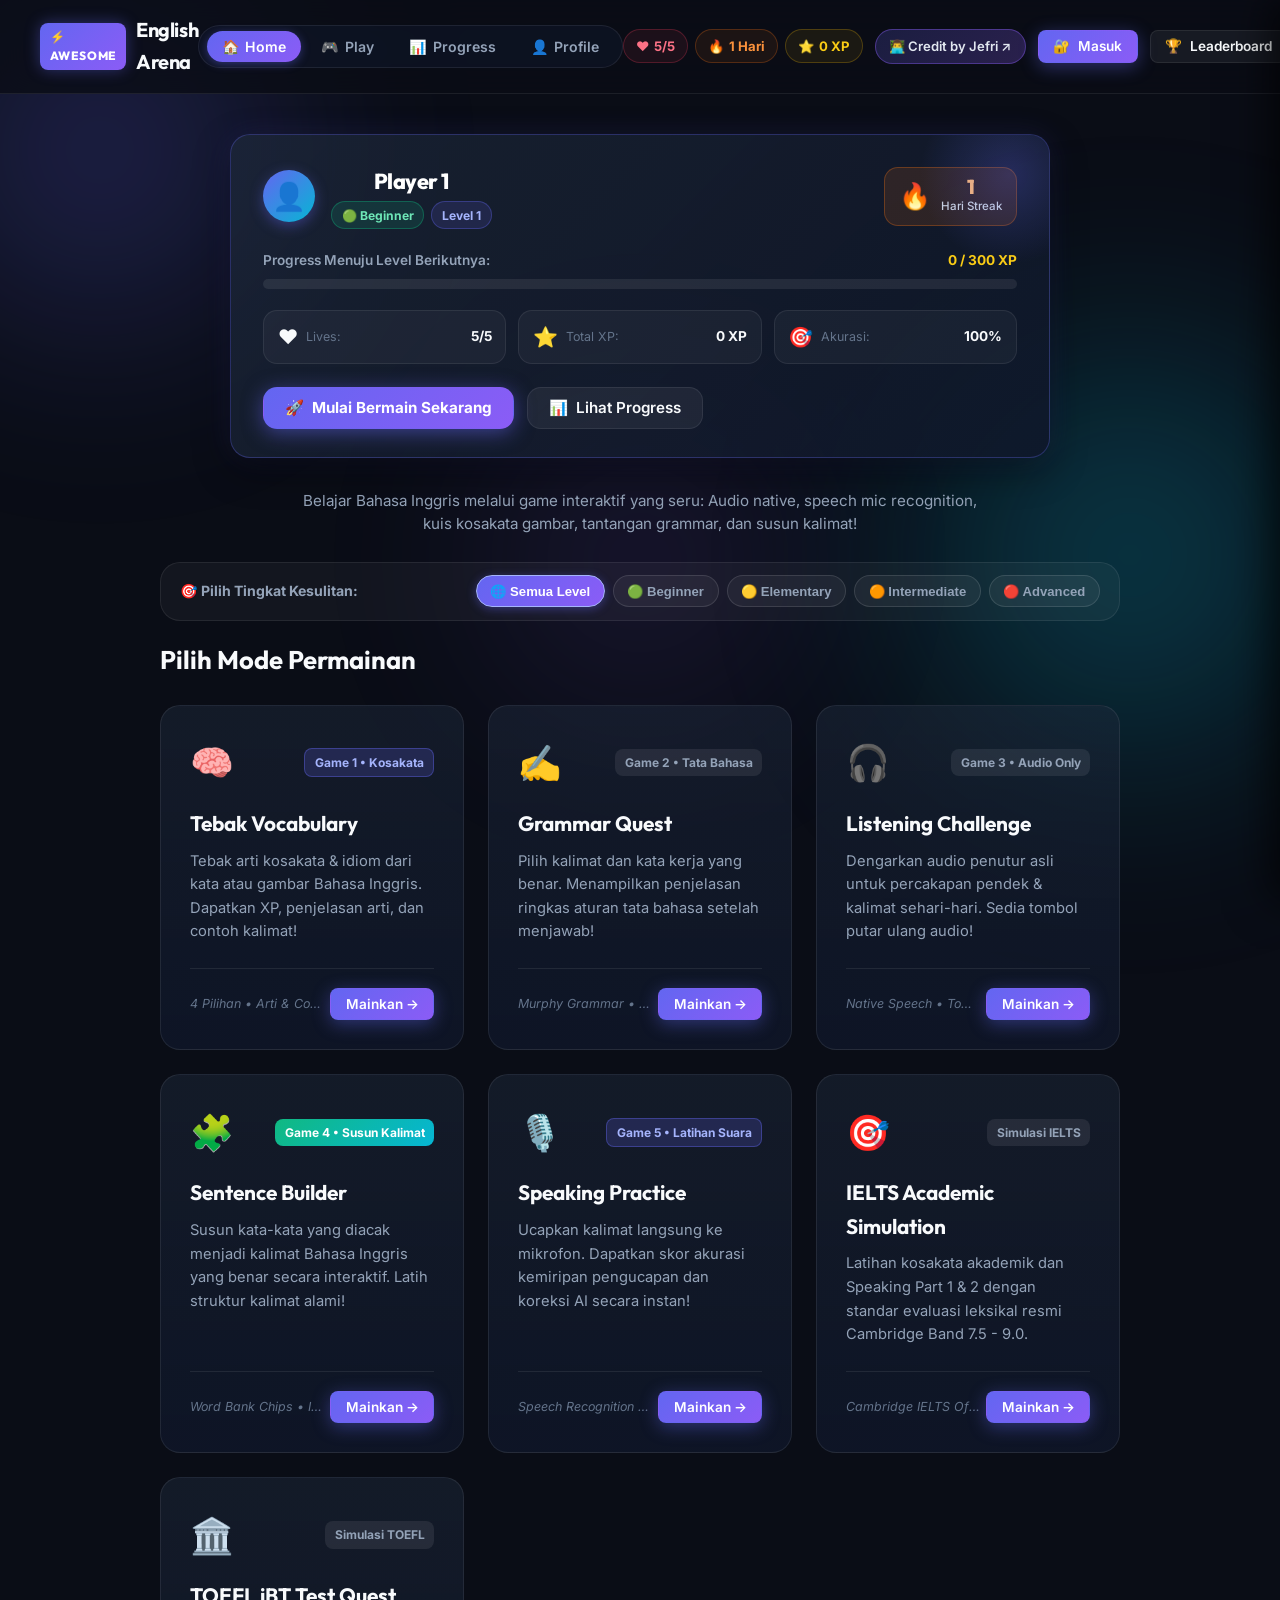
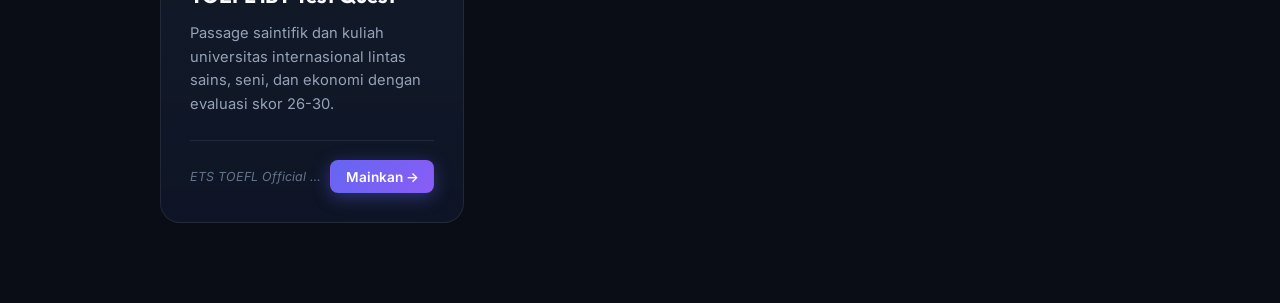
<file: index.html>
<!DOCTYPE html>
<html lang="en">
<head>
  <meta charset="UTF-8">
  <meta name="viewport" content="width=device-width, initial-scale=1.0, viewport-fit=cover">
  <meta name="description" content="Awesome English Arena - Interactive English Learning Game featuring Voice Shadowing with Mic, Listening Dictation, Grammar Quest, Smart AI Teacher & Examiner, and Live Global Leaderboard.">
  <meta name="keywords" content="English learning game, shadowing speaking, speech recognition mic, AI English teacher, cloud leaderboard, awesome english">
  <meta name="author" content="Build With Jefri - Awesome English">
  <title>Awesome English Arena | Voice Shadowing & AI English Challenge</title>
  
  <!-- Google Fonts: Outfit & Inter -->
  <link rel="preconnect" href="https://fonts.googleapis.com">
  <link rel="preconnect" href="https://fonts.gstatic.com" crossorigin>
  <link href="https://fonts.googleapis.com/css2?family=Inter:wght@300;400;500;600;700&family=Outfit:wght@500;600;700;800;900&display=swap" rel="stylesheet">
  
  <!-- Stylesheet -->
  <link rel="stylesheet" href="styles.css">
</head>
<body>
  <!-- Ambient Background Glows -->
  <div class="bg-glow bg-glow-1"></div>
  <div class="bg-glow bg-glow-2"></div>
  <div class="bg-glow bg-glow-3"></div>

  <!-- Main Navigation -->
  <header class="navbar" id="main-nav">
    <div class="nav-container">
      <div class="nav-logo" id="nav-logo-btn">
        <span class="logo-badge">⚡ AWESOME</span>
        <span class="logo-title">English Arena</span>
      </div>

      <!-- Desktop Navigation Tabs (Home, Play, Progress, Profile) -->
      <nav class="desktop-nav-tabs" id="desktop-nav-tabs" aria-label="Main Navigation">
        <button type="button" class="nav-tab-btn active" data-nav="landing" id="tab-nav-home">
          <span class="tab-icon">🏠</span> <span>Home</span>
        </button>
        <button type="button" class="nav-tab-btn" data-nav="play" id="tab-nav-play">
          <span class="tab-icon">🎮</span> <span>Play</span>
        </button>
        <button type="button" class="nav-tab-btn" data-nav="progress" id="tab-nav-progress">
          <span class="tab-icon">📊</span> <span>Progress</span>
        </button>
        <button type="button" class="nav-tab-btn" data-nav="profile" id="tab-nav-profile">
          <span class="tab-icon">👤</span> <span>Profile</span>
        </button>
      </nav>

      <!-- Desktop Nav Actions (Gamification Pills & Tools) -->
      <div class="nav-actions desktop-nav-actions">
        <!-- Live Gamification Stats: Hearts, Streak, XP -->
        <div class="nav-gamify-bar" id="nav-gamify-bar">
          <div class="nav-stat-chip nav-hearts-chip" id="nav-hearts-chip" title="Kesempatan / Lives (5 Hearts)">
            <span class="chip-icon">❤️</span>
            <span class="chip-val" id="nav-hearts-text">5/5</span>
          </div>
          <div class="nav-stat-chip nav-streak-chip" id="nav-streak-chip" title="Streak Hari Belajar">
            <span class="chip-icon">🔥</span>
            <span class="chip-val" id="nav-streak-text">1 Hari</span>
          </div>
          <div class="nav-stat-chip nav-xp-chip" id="nav-xp-chip" title="Total XP Terkumpul">
            <span class="chip-icon">⭐</span>
            <span class="chip-val" id="nav-xp-text">0 XP</span>
          </div>
        </div>

        <!-- Logged-in User Profile Badge -->
        <div id="nav-user-profile" class="user-pill">
          <span class="user-avatar" id="nav-user-avatar">👤</span>
          <span class="user-name" id="nav-user-name">Player</span>
          <span class="user-lvl-badge" id="nav-user-level">Lvl 1</span>
          <button id="btn-logout-nav" class="btn-nav-logout hidden" title="Keluar dari akun">Keluar</button>
        </div>
        <!-- Member Login Button (shown when not logged in) -->
        <a href="https://jefri-orcin.vercel.app/" target="_blank" rel="noopener noreferrer" class="btn btn-credit-jefri" title="Kunjungi Portofolio Developer Jefri">
          👨‍💻 Credit by Jefri ↗
        </a>
        <button id="btn-login-nav" class="btn btn-primary btn-sm" title="Masuk dengan Email & Password">
          <span class="btn-icon">🔐</span> <span class="nav-btn-text">Masuk</span>
        </button>
        <button id="btn-leaderboard-nav" class="btn btn-secondary btn-sm" title="View Leaderboard & Memory">
          <span class="btn-icon">🏆</span> <span class="nav-btn-text">Leaderboard</span>
        </button>
        <button id="btn-settings-nav" class="btn btn-icon-only" title="Settings & Integrations" aria-label="Settings">
          ⚙️
        </button>
      </div>

      <!-- Mobile Right Controls (Hearts, Hamburger & Quick Score Badge) -->
      <div class="mobile-nav-controls">
        <div class="mobile-hearts-chip" id="mobile-hearts-chip" title="Lives / Hearts">
          <span class="mobile-heart-icon">❤️</span>
          <span id="mobile-hearts-text">5</span>
        </div>
        <div id="mobile-quick-score" class="mobile-user-chip">
          <span class="mobile-user-avatar">⭐</span>
          <span id="mobile-user-pts">0 XP</span>
        </div>
        <button class="btn-hamburger" id="btn-hamburger" aria-label="Buka Menu Navigasi" title="Menu">
          <span class="hamburger-line"></span>
          <span class="hamburger-line"></span>
          <span class="hamburger-line"></span>
        </button>
      </div>
    </div>
  </header>

  <!-- MOBILE SLIDE-OUT DRAWER & OVERLAY -->
  <div class="drawer-overlay hidden" id="drawer-overlay"></div>
  <aside class="mobile-drawer" id="mobile-drawer" aria-label="Mobile Navigation Drawer">
    <div class="drawer-header">
      <div class="drawer-brand">
        <span class="logo-badge">⚡ AWESOME</span>
        <span class="drawer-title">English Arena</span>
      </div>
      <button class="btn-close-drawer" id="btn-close-drawer" aria-label="Tutup Menu">&times;</button>
    </div>

    <div class="drawer-body">
      <!-- User Profile Card in Drawer -->
      <div class="drawer-profile-box">
        <div class="drawer-profile-top">
          <div class="drawer-profile-avatar">👤</div>
          <div class="drawer-profile-meta">
            <div class="drawer-profile-name" id="drawer-user-name">Tamu (Belum Masuk)</div>
            <div class="drawer-profile-badges" id="drawer-badges-row">
              <span class="drawer-score-pill" id="drawer-user-score">⭐ 0 PTS</span>
              <span class="drawer-lvl-pill" id="drawer-user-level">Lvl 1</span>
            </div>
          </div>
        </div>
        <button id="btn-drawer-login" class="btn btn-primary btn-block btn-drawer-action">
          <span class="btn-icon">🔐</span> Masuk Akun Member
        </button>
        <button id="btn-drawer-logout" class="btn btn-danger-outline btn-block btn-drawer-action hidden">
          🚪 Keluar dari Akun
        </button>
      </div>

      <!-- Navigation Menu List -->
      <nav class="drawer-nav-menu">
        <button class="drawer-menu-btn" id="btn-drawer-home" data-nav="landing">
          <span class="drawer-menu-icon">🏠</span>
          <span class="drawer-menu-text">Beranda (Home)</span>
          <span class="drawer-menu-arrow">→</span>
        </button>

        <button class="drawer-menu-btn" id="btn-drawer-play" data-nav="play">
          <span class="drawer-menu-icon">🎮</span>
          <span class="drawer-menu-text">Mulai Bermain (Play)</span>
          <span class="drawer-menu-arrow">→</span>
        </button>

        <button class="drawer-menu-btn" id="btn-drawer-progress" data-nav="progress">
          <span class="drawer-menu-icon">📊</span>
          <span class="drawer-menu-text">Progress Belajar</span>
          <span class="drawer-menu-arrow">→</span>
        </button>

        <button class="drawer-menu-btn" id="btn-drawer-profile" data-nav="profile">
          <span class="drawer-menu-icon">👤</span>
          <span class="drawer-menu-text">Profil & Pencapaian</span>
          <span class="drawer-menu-arrow">→</span>
        </button>

        <button class="drawer-menu-btn" id="btn-drawer-leaderboard">
          <span class="drawer-menu-icon">🏆</span>
          <span class="drawer-menu-text">Leaderboard & Memory</span>
          <span class="drawer-menu-arrow">→</span>
        </button>

        <button class="drawer-menu-btn" id="btn-drawer-settings">
          <span class="drawer-menu-icon">⚙️</span>
          <span class="drawer-menu-text">Pengaturan & Audio</span>
          <span class="drawer-menu-arrow">→</span>
        </button>

        <a href="https://jefri-orcin.vercel.app/" target="_blank" rel="noopener noreferrer" class="drawer-menu-btn drawer-credit-btn">
          <span class="drawer-menu-icon">👨‍💻</span>
          <span class="drawer-menu-text">Portofolio Jefri (Developer)</span>
          <span class="drawer-menu-arrow">↗</span>
        </a>
      </nav>

      <!-- WhatsApp Registration Banner -->
      <div class="drawer-wa-card">
        <div class="drawer-wa-heading">💬 Hubungi Admin / Pendaftaran</div>
        <p class="drawer-wa-sub">Mau daftar akun member baru atau tanya materi bahasa Inggris?</p>
        <a href="https://wa.me/6282354506569?text=Halo%20Jefri,%20saya%20ingin%20mendaftar%20akun%20member%20Awesome%20English%20Arena" target="_blank" rel="noopener noreferrer" class="btn btn-wa-drawer">
          <span class="btn-icon">💬</span> WhatsApp Jefri (082354506569)
        </a>
      </div>
    </div>

    <div class="drawer-footer">
      <span>Awesome English Arena • Mobile Responsive</span>
    </div>
  </aside>

  <!-- Main Content Wrapper -->
  <main class="main-layout">

    <!-- VIEW 1: HERO / LANDING SCREEN -->
    <section id="landing-view" class="view-section active">
      <div class="hero-content">
        <!-- Interactive Player Dashboard Card -->
        <div class="player-dashboard-card" id="player-dashboard-card">
          <div class="dashboard-top-row">
            <div class="dash-user-profile">
              <div class="dash-avatar" id="dash-player-avatar">👤</div>
              <div class="dash-user-meta">
                <div class="dash-user-name" id="dash-player-name">Player 1</div>
                <div class="dash-user-tier-badges">
                  <span class="tier-pill" id="dash-tier-badge">🟢 Beginner</span>
                  <span class="level-pill" id="dash-level-badge">Level 1</span>
                </div>
              </div>
            </div>
            <div class="dash-streak-box" title="Streak Hari Belajar Berturut-turut">
              <span class="dash-streak-icon">🔥</span>
              <div class="dash-streak-meta">
                <span class="dash-streak-num" id="dash-streak-count">1</span>
                <span class="dash-streak-label">Hari Streak</span>
              </div>
            </div>
          </div>

          <!-- XP Progress Bar -->
          <div class="dash-xp-section">
            <div class="dash-xp-header">
              <span class="dash-xp-label">Progress Menuju Level Berikutnya:</span>
              <span class="dash-xp-fraction" id="dash-xp-fraction">0 / 300 XP</span>
            </div>
            <div class="dash-xp-progress-track">
              <div class="dash-xp-progress-fill" id="dash-xp-progress-fill" style="width: 5%"></div>
            </div>
          </div>

          <!-- Dashboard Quick Indicators: Lives, Total XP, Accuracy -->
          <div class="dash-indicators-row">
            <div class="dash-indicator-chip" id="dash-chip-hearts" title="Kesempatan bermain">
              <span class="dash-ind-icon">❤️</span>
              <span class="dash-ind-label">Lives:</span>
              <strong class="dash-ind-val" id="dash-hearts-count">5/5</strong>
            </div>
            <div class="dash-indicator-chip" id="dash-chip-xp" title="Total XP yang terkumpul">
              <span class="dash-ind-icon">⭐</span>
              <span class="dash-ind-label">Total XP:</span>
              <strong class="dash-ind-val" id="dash-total-xp">0 XP</strong>
            </div>
            <div class="dash-indicator-chip" id="dash-chip-acc" title="Tingkat akurasi jawaban">
              <span class="dash-ind-icon">🎯</span>
              <span class="dash-ind-label">Akurasi:</span>
              <strong class="dash-ind-val" id="dash-accuracy-val">100%</strong>
            </div>
          </div>

          <!-- Big Primary CTA: Mulai Bermain -->
          <div class="dash-cta-row">
            <button type="button" id="btn-dashboard-start" class="btn btn-primary btn-lg btn-glow-pulse">
              <span class="btn-icon">🚀</span> <strong>Mulai Bermain Sekarang</strong>
            </button>
            <button type="button" id="btn-dashboard-progress" class="btn btn-secondary btn-lg">
              <span class="btn-icon">📊</span> Lihat Progress
            </button>
          </div>
        </div>

        <div class="hero-subline-intro">
          Belajar Bahasa Inggris melalui game interaktif yang seru: Audio native, speech mic recognition, kuis kosakata gambar, tantangan grammar, dan susun kalimat!
        </div>

        <!-- Level / Difficulty Filter Bar (Beginner, Elementary, Intermediate, Advanced) -->
        <div class="level-filter-container">
          <div class="level-filter-title">
            <span>🎯 Pilih Tingkat Kesulitan:</span>
          </div>
          <div class="level-filter-pills" id="level-pills-container">
            <button type="button" class="btn-level-pill active" data-level="all">🌐 Semua Level</button>
            <button type="button" class="btn-level-pill" data-level="Beginner">🟢 Beginner</button>
            <button type="button" class="btn-level-pill" data-level="Elementary">🟡 Elementary</button>
            <button type="button" class="btn-level-pill" data-level="Intermediate">🟠 Intermediate</button>
            <button type="button" class="btn-level-pill" data-level="Advanced">🔴 Advanced</button>
          </div>
        </div>

        <!-- Mode Selection Cards: 5 Core Games + 2 Advanced Arenas -->
        <h2 class="section-title" id="arenas-heading">Pilih Mode Permainan</h2>
        <div class="modes-grid" id="modes-selection-container">
          
          <!-- Mode 1: Game Vocabulary -->
          <div class="mode-card" data-mode="vocabulary" id="mode-vocabulary-card">
            <div class="mode-header">
              <span class="mode-icon">🧠</span>
              <span class="mode-tag tag-popular">Game 1 • Kosakata</span>
            </div>
            <h3 class="mode-title">Tebak Vocabulary</h3>
            <p class="mode-desc">Tebak arti kosakata & idiom dari kata atau gambar Bahasa Inggris. Dapatkan XP, penjelasan arti, dan contoh kalimat!</p>
            <div class="mode-footer">
              <span class="mode-source">4 Pilihan • Arti & Contoh Kalimat</span>
              <button class="btn btn-primary btn-sm btn-play-mode" data-mode="vocabulary">Mainkan →</button>
            </div>
          </div>

          <!-- Mode 2: Game Grammar -->
          <div class="mode-card" data-mode="grammar" id="mode-grammar-card">
            <div class="mode-header">
              <span class="mode-icon">✍️</span>
              <span class="mode-tag">Game 2 • Tata Bahasa</span>
            </div>
            <h3 class="mode-title">Grammar Quest</h3>
            <p class="mode-desc">Pilih kalimat dan kata kerja yang benar. Menampilkan penjelasan ringkas aturan tata bahasa setelah menjawab!</p>
            <div class="mode-footer">
              <span class="mode-source">Murphy Grammar • Tenses & Rules</span>
              <button class="btn btn-primary btn-sm btn-play-mode" data-mode="grammar">Mainkan →</button>
            </div>
          </div>

          <!-- Mode 3: Game Listening -->
          <div class="mode-card" data-mode="listening" id="mode-listening-card">
            <div class="mode-header">
              <span class="mode-icon">🎧</span>
              <span class="mode-tag">Game 3 • Audio Only</span>
            </div>
            <h3 class="mode-title">Listening Challenge</h3>
            <p class="mode-desc">Dengarkan audio penutur asli untuk percakapan pendek & kalimat sehari-hari. Sedia tombol putar ulang audio!</p>
            <div class="mode-footer">
              <span class="mode-source">Native Speech • Tombol Replay</span>
              <button class="btn btn-primary btn-sm btn-play-mode" data-mode="listening">Mainkan →</button>
            </div>
          </div>

          <!-- Mode 4: Game Sentence Builder -->
          <div class="mode-card" data-mode="sentence_builder" id="mode-sentence-builder-card">
            <div class="mode-header">
              <span class="mode-icon">🧩</span>
              <span class="mode-tag tag-new">Game 4 • Susun Kalimat</span>
            </div>
            <h3 class="mode-title">Sentence Builder</h3>
            <p class="mode-desc">Susun kata-kata yang diacak menjadi kalimat Bahasa Inggris yang benar secara interaktif. Latih struktur kalimat alami!</p>
            <div class="mode-footer">
              <span class="mode-source">Word Bank Chips • Interaktif</span>
              <button class="btn btn-primary btn-sm btn-play-mode" data-mode="sentence_builder">Mainkan →</button>
            </div>
          </div>

          <!-- Mode 5: Speaking Practice -->
          <div class="mode-card" data-mode="shadowing" id="mode-shadowing-card">
            <div class="mode-header">
              <span class="mode-icon">🎙️</span>
              <span class="mode-tag tag-popular">Game 5 • Latihan Suara</span>
            </div>
            <h3 class="mode-title">Speaking Practice</h3>
            <p class="mode-desc">Ucapkan kalimat langsung ke mikrofon. Dapatkan skor akurasi kemiripan pengucapan dan koreksi AI secara instan!</p>
            <div class="mode-footer">
              <span class="mode-source">Speech Recognition • Voice Match</span>
              <button class="btn btn-primary btn-sm btn-play-mode" data-mode="shadowing">Mainkan →</button>
            </div>
          </div>

          <!-- Mode 6: IELTS Academic Simulation -->
          <div class="mode-card" data-mode="ielts" id="mode-ielts-card">
            <div class="mode-header">
              <span class="mode-icon">🎯</span>
              <span class="mode-tag">Simulasi IELTS</span>
            </div>
            <h3 class="mode-title">IELTS Academic Simulation</h3>
            <p class="mode-desc">Latihan kosakata akademik dan Speaking Part 1 & 2 dengan standar evaluasi leksikal resmi Cambridge Band 7.5 - 9.0.</p>
            <div class="mode-footer">
              <span class="mode-source">Cambridge IELTS Official</span>
              <button class="btn btn-primary btn-sm btn-play-mode" data-mode="ielts">Mainkan →</button>
            </div>
          </div>

          <!-- Mode 7: TOEFL iBT Simulation -->
          <div class="mode-card" data-mode="toefl" id="mode-toefl-card">
            <div class="mode-header">
              <span class="mode-icon">🏛️</span>
              <span class="mode-tag">Simulasi TOEFL</span>
            </div>
            <h3 class="mode-title">TOEFL iBT Test Quest</h3>
            <p class="mode-desc">Passage saintifik dan kuliah universitas internasional lintas sains, seni, dan ekonomi dengan evaluasi skor 26-30.</p>
            <div class="mode-footer">
              <span class="mode-source">ETS TOEFL Official Guide</span>
              <button class="btn btn-primary btn-sm btn-play-mode" data-mode="toefl">Mainkan →</button>
            </div>
          </div>

        </div>
      </div>
    </section>

    <!-- VIEW 2: GAME ARENA SCREEN -->
    <section id="game-view" class="view-section">
      <div class="game-container">
        
        <!-- Game HUD (Top Bar) -->
        <div class="game-hud">
          <div class="hud-left">
            <button id="btn-quit-game" class="btn btn-ghost btn-sm" title="Exit to Menu">← Exit</button>
            <div class="mode-pill" id="current-mode-pill">Speaking & Shadowing</div>
            <div class="dir-pill" id="current-dir-pill" title="Arah Bahasa Aktif">🇬🇧 ➔ 🇮🇩</div>
          </div>
          <div class="hud-stats">
            <!-- 5 Hearts Life Indicator -->
            <div class="hud-item hud-hearts-item" id="hud-hearts-item" title="Kesempatan / Lives">
              <span class="hud-icon">❤️</span>
              <span class="hud-val" id="hud-hearts">5/5</span>
            </div>
            <!-- Combo Multiplier -->
            <div class="hud-item hud-combo-item" id="hud-combo-item" title="Combo Beruntun">
              <span class="hud-icon">⚡</span>
              <span class="hud-val" id="hud-combo">1x</span>
            </div>
            <!-- Score -->
            <div class="hud-item" title="Current Score">
              <span class="hud-icon">⭐</span>
              <span class="hud-val" id="hud-score">0</span>
            </div>
            <!-- Streak -->
            <div class="hud-item" title="Streak Multiplier">
              <span class="hud-icon">🔥</span>
              <span class="hud-val" id="hud-streak">0</span>
            </div>
            <!-- Progress -->
            <div class="hud-item" title="Question Progress">
              <span class="hud-icon">🎯</span>
              <span class="hud-val" id="hud-progress">1/5</span>
            </div>
          </div>
        </div>

        <!-- Question Card -->
        <div class="challenge-card" id="challenge-card">
          
          <!-- Category & Difficulty Pill -->
          <div class="challenge-meta">
            <span class="meta-badge" id="meta-category">Shadowing Practice</span>
            <span class="meta-badge meta-level" id="meta-difficulty">Level: Beginner</span>
          </div>

          <!-- Prompt Question / Instruction -->
          <h3 class="challenge-instruction" id="challenge-instruction">
            Dengarkan audio native, lalu ucapkan kembali kalimat berikut dengan jelas:
          </h3>

          <!-- Main Challenge Display Text -->
          <div class="prompt-box" id="prompt-box">
            <!-- Vocab Emoji / Image Visual Icon -->
            <div class="vocab-visual-badge hidden" id="vocab-visual-badge">
              <span id="vocab-emoji-icon">🍎</span>
            </div>
            <div class="prompt-text" id="target-phrase">
              "Could you please elaborate on that perspective?"
            </div>
            <!-- Hidden by default before answering -->
            <div class="prompt-phonetic hidden" id="target-phonetic"></div>
            <!-- Translation strictly HIDDEN until after user answers -->
            <div class="prompt-translation hidden" id="target-translation"></div>
          </div>

          <!-- Audio Listening Controls -->
          <div class="audio-controls">
            <button id="btn-listen-audio" class="btn btn-audio" title="Dengarkan Audio Penutur Asli">
              <span class="speaker-icon">🔊</span> Listen Native Audio
            </button>
            <button id="btn-replay-audio" class="btn btn-audio btn-replay-audio" title="Putar Ulang Audio">
              <span class="speaker-icon">🔁</span> Putar Ulang
            </button>
            <div class="audio-settings-grid">
              <div class="audio-control-card">
                <label for="accent-select" class="audio-control-label">🎙️ Accent</label>
                <select id="accent-select" class="form-select-sm">
                  <option value="en-US">US (American)</option>
                  <option value="en-GB">UK (British)</option>
                </select>
              </div>
              <div class="audio-control-card">
                <label for="arena-speed-select" class="audio-control-label">⚡ Speed</label>
                <select id="arena-speed-select" class="form-select-sm">
                  <option value="0.5">🐢 0.50x (Ekstra Lambat)</option>
                  <option value="0.6">🐢 0.60x (Sangat Lambat)</option>
                  <option value="0.7">🐢 0.70x (Lambat)</option>
                  <option value="0.8" selected>🎯 0.80x (Normal)</option>
                  <option value="0.9">⚡ 0.90x (Lancar)</option>
                  <option value="1.0">⚡ 1.00x (Cepat / Native)</option>
                </select>
              </div>
            </div>
          </div>

          <!-- MICROPHONE & SPEECH INPUT AREA -->
          <div class="mic-input-section" id="mic-section">
            <div class="mic-wrapper">
              <button id="btn-mic-toggle" class="btn-mic" aria-label="Toggle Microphone" title="Klik untuk berbicara">
                <div class="mic-ripple mic-ripple-1"></div>
                <div class="mic-ripple mic-ripple-2"></div>
                <div class="mic-icon-svg">
                  <svg width="34" height="34" viewBox="0 0 24 24" fill="none" stroke="currentColor" stroke-width="2" stroke-linecap="round" stroke-linejoin="round">
                    <path d="M12 2a3 3 0 0 0-3 3v7a3 3 0 0 0 6 0V5a3 3 0 0 0-3-3Z"></path>
                    <path d="M19 10v2a7 7 0 0 1-14 0v-2"></path>
                    <line x1="12" y1="19" x2="12" y2="22"></line>
                  </svg>
                </div>
              </button>
              <div class="mic-status-label" id="mic-status">Ketuk mikrofon untuk mulai berbicara</div>
            </div>

            <!-- Live Speech Transcript Box -->
            <div class="transcript-box" id="transcript-box">
              <span class="transcript-prefix">Suara Anda:</span>
              <span class="transcript-content" id="transcript-text">Menunggu input suara dari mikrofon...</span>
            </div>

            <!-- Alternative Text Input (Fallback / Latihan Membaca) -->
            <div class="alternative-input-row" id="text-input-row">
              <input type="text" id="manual-text-input" class="form-control" placeholder="Atau ketik jawaban bahasa Inggris Anda di sini...">
              <button id="btn-submit-manual" class="btn btn-secondary">Kirim Jawaban</button>
            </div>
          </div>

          <!-- Multiple Choice Container (Vocabulary, Grammar, Listening) -->
          <div class="options-grid hidden" id="options-container">
            <!-- Dynamic option buttons injected here -->
          </div>

          <!-- Sentence Builder Interactive Container (Word Bank) -->
          <div class="sentence-builder-container hidden" id="sentence-builder-container">
            <div class="builder-instruction">Ketuk kata-kata di bawah ini untuk menyusun kalimat yang tepat:</div>
            <div class="builder-answer-zone" id="builder-answer-zone">
              <span class="builder-placeholder" id="builder-placeholder">Ketuk kata pada bank kata di bawah untuk menyusun kalimat...</span>
            </div>
            <div class="builder-word-bank" id="builder-word-bank">
              <!-- Clickable word chip buttons injected dynamically -->
            </div>
            <div class="builder-action-row">
              <button type="button" id="btn-builder-undo" class="btn btn-secondary btn-sm" title="Hapus kata terakhir yang dipilih">⌫ Hapus Kata</button>
              <button type="button" id="btn-builder-clear" class="btn btn-ghost btn-sm" title="Kembalikan semua kata ke bank">🗑️ Reset</button>
              <button type="button" id="btn-builder-check" class="btn btn-primary btn-sm" title="Periksa kebenaran susunan kalimat">✓ Periksa Jawaban</button>
            </div>
          </div>

          <!-- Evaluation & AI Feedback Box -->
          <div class="evaluation-panel hidden" id="evaluation-panel">
            <div class="evaluation-header">
              <div class="score-badge" id="eval-score-badge">Akurasi: 95%</div>
              <div class="eval-verdict" id="eval-verdict">Jawaban Benar! 🎉</div>
            </div>

            <!-- Comparison Difference Highlight -->
            <div class="comparison-row" id="comparison-row">
              <div class="comp-item">
                <span class="comp-label">Target:</span>
                <span class="comp-val" id="comp-target">...</span>
              </div>
              <div class="comp-item">
                <span class="comp-label">Jawaban Anda:</span>
                <span class="comp-val" id="comp-heard">...</span>
              </div>
            </div>

            <!-- Kartu 1: Arti & Terjemahan Bahasa Indonesia (Muncul SETELAH menjawab) -->
            <div class="eval-info-card" id="eval-translation-card">
              <div class="eval-card-header">
                <span class="eval-card-icon">🇮🇩</span>
                <span class="eval-card-label">Arti & Terjemahan:</span>
              </div>
              <div class="eval-card-text" id="eval-translation-text">...</div>
            </div>

            <!-- Kartu 2: Contoh Kalimat (Muncul SETELAH menjawab) -->
            <div class="eval-info-card hidden" id="eval-example-card">
              <div class="eval-card-header">
                <span class="eval-card-icon">📝</span>
                <span class="eval-card-label">Contoh Kalimat:</span>
              </div>
              <div class="eval-card-text" id="eval-example-text">...</div>
            </div>

            <!-- Kartu 3: Penjelasan Tata Bahasa (Grammar Rule) -->
            <div class="eval-info-card hidden" id="eval-grammar-card">
              <div class="eval-card-header">
                <span class="eval-card-icon">✍️</span>
                <span class="eval-card-label">Penjelasan Grammar:</span>
              </div>
              <div class="eval-card-text" id="eval-grammar-text">...</div>
            </div>

            <!-- Cara Baca / Phonetic Pronunciation (Muncul setelah menjawab) -->
            <div class="phonetic-reveal-box" id="phonetic-reveal-box">
              <div class="phonetic-reveal-header">
                <span class="phonetic-reveal-icon">🗣️</span>
                <span class="phonetic-reveal-label">Cara Baca / Pronunciation:</span>
              </div>
              <div class="phonetic-reveal-val" id="eval-phonetic-text">...</div>
            </div>

            <!-- AI Teacher & Examiner Comments -->
            <div class="ai-comment-card" id="ai-comment-card">
              <div class="ai-card-title">
                <span class="ai-sparkle">✨</span> Catatan Guru AI:
              </div>
              <div class="ai-card-body" id="ai-feedback-text">
                Menganalisis respon Anda...
              </div>
            </div>

            <!-- Next Question Action -->
            <div class="eval-actions">
              <button id="btn-next-question" class="btn btn-primary btn-block">
                Lanjut ke Soal Berikutnya →
              </button>
            </div>
          </div>

        </div>
      </div>
    </section>

    <!-- VIEW 3: GAME OVER / RESULT SCREEN -->
    <section id="result-view" class="view-section">
      <div class="result-card">
        <div class="result-confetti-icon">🏆</div>
        <h2 class="result-title">Challenge Completed!</h2>
        <p class="result-subtitle">You have successfully finished the session in <span id="res-mode-name">Speaking Arena</span>.</p>

        <!-- Score Breakdown Grid -->
        <div class="result-metrics-grid">
          <div class="metric-card highlight">
            <span class="metric-label">Skor Sesi Ini</span>
            <span class="metric-value" id="res-total-score">0</span>
          </div>
          <div class="metric-card highlight-accumulated">
            <span class="metric-label">Total Akumulasi Skor</span>
            <span class="metric-value" id="res-cumulative-score">0</span>
          </div>
          <div class="metric-card">
            <span class="metric-label">Average Accuracy</span>
            <span class="metric-value" id="res-avg-accuracy">0%</span>
          </div>
          <div class="metric-card">
            <span class="metric-label">Best Streak</span>
            <span class="metric-value" id="res-max-streak">0🔥</span>
          </div>
          <div class="metric-card">
            <span class="metric-label">Level Member</span>
            <span class="metric-value" id="res-level">Level 1</span>
          </div>
        </div>

        <!-- Score Retention Notice -->
        <div class="score-retention-notice">
          <span class="notice-icon">💾</span>
          <div class="notice-text">
            <strong>Skor Anda Tersimpan Permanen!</strong>
            <span>Progres dan total poin langsung terakumulasi ke akun Anda. Saat Anda kembali besok atau ganti perangkat, skor tetap berlanjut!</span>
          </div>
        </div>

        <!-- Submit to Leaderboard Form -->
        <div class="leaderboard-submit-box">
          <h3 class="submit-box-title">Sinkronisasi ke Cloud Leaderboard</h3>
          <p class="submit-box-desc">Skor tersimpan ke profil akumulasi, <strong>Leaderboard</strong> peringkat sesi, dan <strong>Memory Belajar</strong>.</p>
          <div class="submit-input-row">
            <input type="text" id="player-name-input" class="form-control" placeholder="Nama / Nickname Anda" maxlength="30" required>
            <button id="btn-submit-leaderboard" class="btn btn-primary">
              🚀 Simpan & Sinkronkan
            </button>
          </div>
          <div id="submit-status-msg" class="status-message"></div>
        </div>

        <!-- Result Action Buttons -->
        <div class="result-action-buttons">
          <button id="btn-play-again" class="btn btn-primary">🔄 Play Again</button>
          <button id="btn-view-leaderboard-from-result" class="btn btn-secondary">🏆 View Leaderboard</button>
          <button id="btn-back-home" class="btn btn-ghost">Home Menu</button>
        </div>
      </div>
    </section>

    <!-- VIEW 4: PROGRESS BELAJAR / HALAMAN STATISTIK -->
    <section id="progress-view" class="view-section">
      <div class="progress-page-container">
        <div class="page-title-banner">
          <div class="pill-badge">📊 Statistik Pembelajaran</div>
          <h2 class="page-headline">Progress & Statistik Belajar</h2>
          <p class="page-subline">Pantau penguasaan kosakata, tata bahasa, skor listening, dan speaking Anda secara real-time.</p>
        </div>

        <!-- 7 Metrik Utama Sesuai Persyaratan -->
        <div class="progress-metrics-grid">
          
          <!-- Metrik 1: Vocabulary yang sudah dipelajari -->
          <div class="progress-metric-card highlight-card">
            <div class="prog-card-top">
              <span class="prog-card-icon">🧠</span>
              <span class="prog-card-tag">Vocabulary</span>
            </div>
            <div class="prog-card-body">
              <span class="prog-card-val" id="stat-vocab-count">0 Kata</span>
              <span class="prog-card-label">Vocabulary Dipelajari</span>
            </div>
            <div class="prog-card-track">
              <div class="prog-card-fill" id="stat-vocab-fill" style="width: 0%"></div>
            </div>
            <div class="prog-card-sub" id="stat-vocab-sub">Target: 50 Kata Dasar</div>
          </div>

          <!-- Metrik 2: Grammar yang sudah dikuasai -->
          <div class="progress-metric-card highlight-card">
            <div class="prog-card-top">
              <span class="prog-card-icon">✍️</span>
              <span class="prog-card-tag">Grammar</span>
            </div>
            <div class="prog-card-body">
              <span class="prog-card-val" id="stat-grammar-count">0 Materi</span>
              <span class="prog-card-label">Grammar Dikuasai</span>
            </div>
            <div class="prog-card-track">
              <div class="prog-card-fill" id="stat-grammar-fill" style="width: 0%"></div>
            </div>
            <div class="prog-card-sub" id="stat-grammar-sub">Target: 30 Topik Tata Bahasa</div>
          </div>

          <!-- Metrik 3: Listening Score -->
          <div class="progress-metric-card">
            <div class="prog-card-top">
              <span class="prog-card-icon">🎧</span>
              <span class="prog-card-tag">Listening</span>
            </div>
            <div class="prog-card-body">
              <span class="prog-card-val" id="stat-listening-score">0 PTS</span>
              <span class="prog-card-label">Listening Score</span>
            </div>
            <div class="prog-card-sub" id="stat-listening-acc">Akurasi Audio: 0%</div>
          </div>

          <!-- Metrik 4: Speaking Score -->
          <div class="progress-metric-card">
            <div class="prog-card-top">
              <span class="prog-card-icon">🎙️</span>
              <span class="prog-card-tag">Speaking</span>
            </div>
            <div class="prog-card-body">
              <span class="prog-card-val" id="stat-speaking-score">0 PTS</span>
              <span class="prog-card-label">Speaking Score</span>
            </div>
            <div class="prog-card-sub" id="stat-speaking-acc">Akurasi Pengucapan: 0%</div>
          </div>

          <!-- Metrik 5: Total XP -->
          <div class="progress-metric-card highlight-gold">
            <div class="prog-card-top">
              <span class="prog-card-icon">⭐</span>
              <span class="prog-card-tag">Gamifikasi</span>
            </div>
            <div class="prog-card-body">
              <span class="prog-card-val" id="stat-total-xp">0 XP</span>
              <span class="prog-card-label">Total XP Terkumpul</span>
            </div>
            <div class="prog-card-sub" id="stat-xp-tier">Tingkat: Beginner Explorer</div>
          </div>

          <!-- Metrik 6: Jumlah game yang sudah dimainkan -->
          <div class="progress-metric-card">
            <div class="prog-card-top">
              <span class="prog-card-icon">🎮</span>
              <span class="prog-card-tag">Aktivitas</span>
            </div>
            <div class="prog-card-body">
              <span class="prog-card-val" id="stat-games-played">0 Game</span>
              <span class="prog-card-label">Game Dimainkan</span>
            </div>
            <div class="prog-card-sub" id="stat-total-soal">0 Total Soal Dijawab</div>
          </div>

          <!-- Metrik 7: Tingkat akurasi jawaban -->
          <div class="progress-metric-card highlight-emerald">
            <div class="prog-card-top">
              <span class="prog-card-icon">🎯</span>
              <span class="prog-card-tag">Presisi</span>
            </div>
            <div class="prog-card-body">
              <span class="prog-card-val" id="stat-accuracy-rate">0%</span>
              <span class="prog-card-label">Tingkat Akurasi Jawaban</span>
            </div>
            <div class="prog-card-track">
              <div class="prog-card-fill fill-emerald" id="stat-accuracy-fill" style="width: 0%"></div>
            </div>
            <div class="prog-card-sub" id="stat-accuracy-feedback">Rasio Jawaban Benar</div>
          </div>

          <!-- Metrik Tambahan: Streak Harian -->
          <div class="progress-metric-card">
            <div class="prog-card-top">
              <span class="prog-card-icon">🔥</span>
              <span class="prog-card-tag">Konsistensi</span>
            </div>
            <div class="prog-card-body">
              <span class="prog-card-val" id="stat-streak-days">1 Hari</span>
              <span class="prog-card-label">Streak Belajar</span>
            </div>
            <div class="prog-card-sub">Lanjutkan belajar esok hari!</div>
          </div>

        </div>

        <!-- Tombol Aksi Langsung Bermain -->
        <div class="progress-cta-box">
          <button type="button" id="btn-play-from-stats" class="btn btn-primary btn-lg">
            🚀 Mainkan Game Baru & Naikkan XP
          </button>
        </div>
      </div>
    </section>

    <!-- VIEW 5: PROFILE & PENCAPAIAN BADGE -->
    <section id="profile-view" class="view-section">
      <div class="profile-page-container">
        
        <!-- Header Profil Pemain -->
        <div class="profile-summary-card">
          <div class="profile-avatar-box">
            <span class="profile-avatar-emoji" id="profile-avatar-emoji">👤</span>
          </div>
          <div class="profile-summary-meta">
            <h2 class="profile-display-name" id="profile-display-name">Player 1</h2>
            <div class="profile-tags-row">
              <span class="profile-tier-badge" id="profile-tier-badge">🟢 Beginner</span>
              <span class="profile-lvl-badge" id="profile-lvl-badge">Level 1</span>
              <span class="profile-xp-badge" id="profile-xp-badge">⭐ 0 XP</span>
              <span class="profile-streak-badge" id="profile-streak-badge">🔥 1 Hari</span>
            </div>
          </div>
        </div>

        <!-- Status Hati (Lives) & Pemulihan -->
        <div class="profile-hearts-panel">
          <div class="hearts-panel-left">
            <span class="hearts-panel-title">❤️ Status Kesempatan (Hearts):</span>
            <div class="hearts-visual-icons" id="profile-hearts-icons">❤️❤️❤️❤️❤️</div>
            <small class="hearts-panel-hint">Jawaban yang salah mengurangi 1 heart. Pulihkan kapan saja!</small>
          </div>
          <div class="hearts-panel-right">
            <button type="button" id="btn-profile-refill-hearts" class="btn btn-primary btn-sm">
              💖 Pulihkan 5 Hati Penuh
            </button>
          </div>
        </div>

        <!-- Grid Badge Pencapaian (8 Badges) -->
        <div class="achievements-section">
          <div class="achievements-header">
            <h3 class="achievements-title">🏆 Lencana Pencapaian (Badges)</h3>
            <span class="achievements-count" id="badges-unlocked-count">0 / 8 Terbuka</span>
          </div>
          <div class="badges-grid" id="badges-grid-container">
            <!-- 8 Badges injected by JavaScript -->
          </div>
        </div>

        <!-- Navigasi Cepat Profil -->
        <div class="profile-action-links">
          <button type="button" id="btn-profile-to-leaderboard" class="btn btn-secondary">
            🏆 Buka Live Cloud Leaderboard
          </button>
          <button type="button" id="btn-profile-to-settings" class="btn btn-ghost">
            ⚙️ Pengaturan Suara & AI
          </button>
        </div>

      </div>
    </section>

  </main>

  <!-- MODAL: MEMBER LOGIN & AUTHENTICATION -->
  <div class="modal-overlay hidden" id="modal-auth">
    <div class="modal-card modal-auth-card">
      <div class="modal-header">
        <div class="modal-title-row">
          <span class="modal-icon">🔐</span>
          <div>
            <h3 class="modal-title">Akses Khusus Member</h3>
            <p class="modal-subtitle">Login dengan email & password yang telah didaftarkan oleh Jefri (Admin)</p>
          </div>
        </div>
        <button class="btn-close-modal" id="btn-close-auth" aria-label="Close">&times;</button>
      </div>
      <div class="modal-body">
        <div class="auth-info-banner">
          <span class="info-icon">💡</span>
          <span>Hanya akun member terdaftar yang dapat bermain. Skor Anda otomatis tersimpan & diakumulasikan sehingga tidak akan hilang saat lanjut besok!</span>
        </div>

        <form id="auth-form" class="auth-form">
          <div class="form-group">
            <label for="auth-email" class="form-label">Email Terdaftar:</label>
            <input type="email" id="auth-email" class="form-control" placeholder="nama@email.com" required autocomplete="email">
          </div>

          <div class="form-group">
            <label for="auth-password" class="form-label">Password:</label>
            <input type="password" id="auth-password" class="form-control" placeholder="••••••••" required autocomplete="current-password">
          </div>

          <div class="auth-remember-row">
            <label class="remember-label">
              <input type="checkbox" id="auth-remember" checked> Ingat saya (Sesi tetap tersimpan saat tutup browser)
            </label>
          </div>

          <div id="auth-error-box" class="auth-error-box hidden"></div>

          <div class="auth-action-row">
            <button type="submit" class="btn btn-primary btn-block" id="btn-submit-login">
              <span class="btn-icon">🚀</span> Masuk & Mulai Belajar
            </button>
          </div>
        </form>

        <!-- Registrasi / Kontak WhatsApp Jefri -->
        <div class="auth-register-box">
          <div class="register-divider">
            <span>Belum Punya Akun?</span>
          </div>
          <p class="register-note">Untuk pendaftaran akun baru, hubungi langsung Jefri via WhatsApp:</p>
          <a href="https://wa.me/6282354506569?text=Halo%20Jefri,%20saya%20ingin%20mendaftar%20akun%20member%20Awesome%20English%20Arena" target="_blank" rel="noopener noreferrer" class="btn btn-wa-register">
            <span class="btn-icon">💬</span> Hubungi Jefri (WA: 082354506569)
          </a>
        </div>

      </div>
    </div>
  </div>

  <!-- MODAL: LEADERBOARD & LEARNING MEMORY -->
  <div class="modal-overlay hidden" id="modal-leaderboard">
    <div class="modal-card">
      <div class="modal-header">
        <div class="modal-title-row">
          <span class="modal-icon">🏆</span>
          <div>
            <h3 class="modal-title">Live Cloud Leaderboard & Memory</h3>
            <p class="modal-subtitle">Peringkat global dan rekap rekaman latihan siswa secara real-time</p>
          </div>
        </div>
        <button class="btn-close-modal" id="btn-close-leaderboard" aria-label="Close">&times;</button>
      </div>
      <div class="modal-body">
        <!-- Tab Navigation -->
        <div class="modal-tabs">
          <button type="button" class="modal-tab-btn active" id="tab-leaderboard-btn">🏆 Top Leaderboard</button>
          <button type="button" class="modal-tab-btn" id="tab-memory-btn">🧠 Memory Belajar</button>
        </div>

        <div class="leaderboard-toolbar">
          <button id="btn-refresh-leaderboard" class="btn btn-secondary btn-sm">
            🔄 Refresh Data
          </button>
          <span class="sync-indicator hidden" id="leaderboard-sync-status" style="display: none;"></span>
        </div>
        
        <!-- Table 1: Leaderboard Rankings -->
        <div class="table-container" id="container-leaderboard-table">
          <table class="leaderboard-table" id="leaderboard-table">
            <thead>
              <tr>
                <th>Rank</th>
                <th>Player</th>
                <th>Mode</th>
                <th>Score</th>
                <th>Accuracy</th>
                <th>Date</th>
              </tr>
            </thead>
            <tbody id="leaderboard-tbody">
              <tr>
                <td colspan="6" class="loading-row">Loading leaderboard data...</td>
              </tr>
            </tbody>
          </table>
        </div>

        <!-- Table 2: Student Learning Memory -->
        <div class="table-container hidden" id="container-memory-table">
          <table class="leaderboard-table" id="memory-table">
            <thead>
              <tr>
                <th>No</th>
                <th>Arah</th>
                <th>Target Latihan</th>
                <th>Suara / Jawaban</th>
                <th>Akurasi</th>
                <th>Evaluasi Guru AI</th>
              </tr>
            </thead>
            <tbody id="memory-tbody">
              <tr>
                <td colspan="6" class="loading-row">Loading learning memory from Cloud Database...</td>
              </tr>
            </tbody>
          </table>
        </div>
      </div>
    </div>
  </div>

  <!-- MODAL: SETTINGS & INTEGRATIONS -->
  <div class="modal-overlay hidden" id="modal-settings">
    <div class="modal-card">
      <div class="modal-header">
        <div class="modal-title-row">
          <span class="modal-icon">⚙️</span>
          <div>
            <h3 class="modal-title">Configuration & Integrations</h3>
            <p class="modal-subtitle">Setup Database Webhook & AI Engine API</p>
          </div>
        </div>
        <button class="btn-close-modal" id="btn-close-settings" aria-label="Close">&times;</button>
      </div>
      <div class="modal-body">
        <form id="settings-form">
          <!-- Apps Script URL (Hidden from normal view) -->
          <div class="form-group hidden" style="display: none;">
            <label for="cfg-appscript-url" class="form-label">
              Cloud Database API Webhook URL:
            </label>
            <input type="url" id="cfg-appscript-url" class="form-control" placeholder="https://script.google.com/macros/s/.../exec">
            <small class="form-hint">
              Endpoint cloud database leaderboard & memory.
            </small>
          </div>

          <!-- AI Key -->
          <div class="form-group">
            <label for="cfg-gemini-key" class="form-label">
              AI Engine API Key (Opsional untuk AI Teacher & Examiner):
            </label>
            <input type="password" id="cfg-gemini-key" class="form-control" placeholder="AIzaSy...">
            <small class="form-hint">
              Opsional: Jika dikosongkan, engine pengenal & penilai fonetik lokal bawaan tetap berjalan 100% gratis!
            </small>
          </div>

          <!-- Preferred English Accent -->
          <div class="form-group">
            <label for="cfg-accent" class="form-label">Default English Accent:</label>
            <select id="cfg-accent" class="form-control">
              <option value="en-US">American English (en-US)</option>
              <option value="en-GB">British English (en-GB)</option>
            </select>
          </div>

          <!-- Select Voice Persona -->
          <div class="form-group">
            <label for="cfg-voice" class="form-label">Pilihan Suara Native Speaker:</label>
            <div class="voice-picker-row" style="display: flex; gap: 8px; align-items: center;">
              <select id="cfg-voice" class="form-control" style="flex: 1;">
                <option value="auto">🌐 Otomatis (Sistem Rekomendasi)</option>
                <option value="female_us">👩 Sarah / US Female (American Natural)</option>
                <option value="male_us">👨 Alex / US Male (American Clear)</option>
                <option value="female_uk">👩 Emma / UK Female (British Accent)</option>
                <option value="male_uk">👨 Daniel / UK Male (BBC Style)</option>
                <option value="female_au">👩 Matilda / AU Female (Australian)</option>
                <option value="male_in">👨 Rishi / IN Male (Indian English)</option>
              </select>
              <button type="button" id="btn-test-voice" class="btn btn-secondary btn-sm" style="white-space: nowrap; padding: 8px 12px;">
                🔊 Tes Suara
              </button>
            </div>
            <small class="form-hint">Pilih karakter suara native speaker yang paling sesuai dengan preferensi telinga Anda.</small>
          </div>

          <!-- Speech Rate -->
          <div class="form-group">
            <label for="cfg-voice-rate" class="form-label">Kecepatan Pengucapan (Speech Speed):</label>
            <select id="cfg-voice-rate" class="form-control">
              <option value="0.5">🐢 0.50x - Ekstra Lambat (Kata per Kata)</option>
              <option value="0.6">🐢 0.60x - Sangat Lambat (Artikulasi Ekstra Jelas)</option>
              <option value="0.7">🐢 0.70x - Lambat (Sangat Ramah Pemula)</option>
              <option value="0.8" selected>🎯 0.80x - Sedang / Learner Friendly (Rekomendasi)</option>
              <option value="0.9">⚡ 0.90x - Lancar (Natural)</option>
              <option value="1.0">⚡ 1.00x - Normal Native Speed (Cepat)</option>
            </select>
          </div>

          <!-- Question Difficulty / Level Preference -->
          <div class="form-group">
            <label for="cfg-level-preference" class="form-label">Tingkat Kesulitan Latihan (Level):</label>
            <select id="cfg-level-preference" class="form-control">
              <option value="all">🌐 Semua Tingkatan (All Levels / Campuran)</option>
              <option value="Beginner">🟢 Beginner (Tingkat Dasar / Pemula)</option>
              <option value="Intermediate">🟡 Intermediate (Tingkat Menengah)</option>
              <option value="Upper-Intermediate">🟠 Upper-Intermediate (Menengah Lanjut)</option>
              <option value="Advanced">🔴 Advanced (Tingkat Mahir)</option>
            </select>
            <small class="form-hint">Pilih tingkatan soal yang ingin Anda latih secara default.</small>
          </div>

          <div class="modal-footer">
            <button type="button" class="btn btn-ghost" id="btn-reset-settings">Reset Defaults</button>
            <button type="submit" class="btn btn-primary" id="btn-save-settings">Save Settings</button>
          </div>
        </form>
      </div>
    </div>
  </div>

  <!-- MOBILE BOTTOM NAVIGATION (Home, Play, Progress, Profile) -->
  <nav class="bottom-nav-bar" id="bottom-nav-bar" aria-label="Navigasi Bawah Mobile">
    <button type="button" class="bottom-nav-btn active" data-nav="landing" id="bnav-home">
      <span class="bnav-icon">🏠</span>
      <span class="bnav-label">Home</span>
    </button>
    <button type="button" class="bottom-nav-btn" data-nav="play" id="bnav-play">
      <span class="bnav-icon">🎮</span>
      <span class="bnav-label">Play</span>
    </button>
    <button type="button" class="bottom-nav-btn" data-nav="progress" id="bnav-progress">
      <span class="bnav-icon">📊</span>
      <span class="bnav-label">Progress</span>
    </button>
    <button type="button" class="bottom-nav-btn" data-nav="profile" id="bnav-profile">
      <span class="bnav-icon">👤</span>
      <span class="bnav-label">Profile</span>
    </button>
  </nav>

  <!-- MODAL: KEHABISAN HATI (OUT OF HEARTS) -->
  <div class="modal-overlay hidden" id="modal-hearts">
    <div class="modal-card modal-hearts-card">
      <div class="modal-header">
        <div class="modal-title-row">
          <span class="modal-icon">💔</span>
          <div>
            <h3 class="modal-title">Kesempatan Bermain Habis!</h3>
            <p class="modal-subtitle">Hati (lives) Anda tersisa 0/5.</p>
          </div>
        </div>
        <button class="btn-close-modal" id="btn-close-hearts" aria-label="Close">&times;</button>
      </div>
      <div class="modal-body text-center">
        <div class="hearts-refill-icon-large">💖</div>
        <h4 class="hearts-refill-title">Isi Ulang 5 Hati Anda Sekarang!</h4>
        <p class="hearts-refill-desc">Jangan khawatir, Anda dapat langsung memulihkan 5 hati penuh untuk lanjut belajar tanpa batas.</p>
        <div class="hearts-timer-pill" id="hearts-timer-pill">⏳ Pemulihan otomatis: +1 hati tiap 5 menit</div>
        <div class="hearts-modal-actions">
          <button type="button" id="btn-refill-hearts" class="btn btn-primary btn-block btn-lg">
            ⚡ Pulihkan 5 Hati Sekarang (Gratis)
          </button>
          <button type="button" id="btn-hearts-home" class="btn btn-ghost btn-block">
            🏠 Kembali ke Dashboard
          </button>
        </div>
      </div>
    </div>
  </div>

  <!-- Dynamic Floating XP Animation Container -->
  <div id="floating-xp-container" class="floating-xp-container"></div>

  <!-- Toast Notification Container -->
  <div id="toast-container" class="toast-container"></div>

  <!-- Game Script -->
  <script src="app.js"></script>
</body>
</html>
</file>
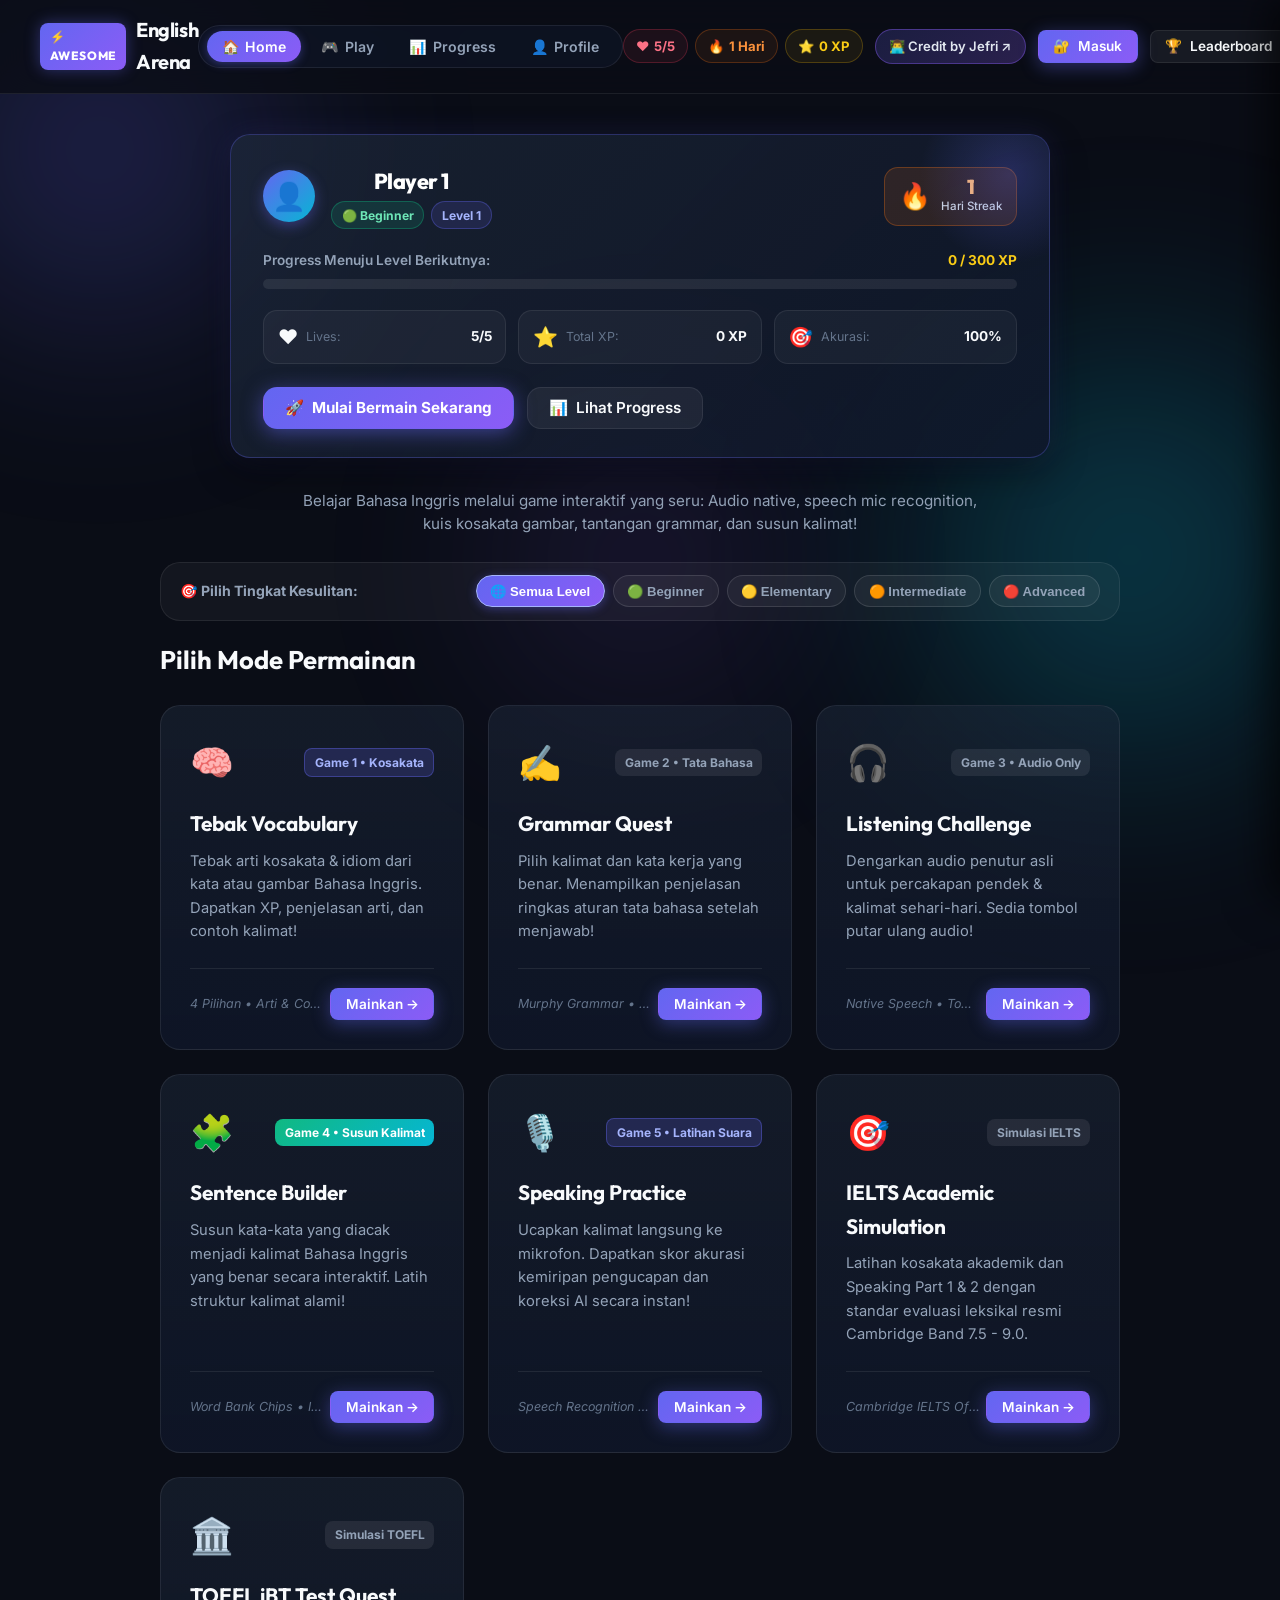
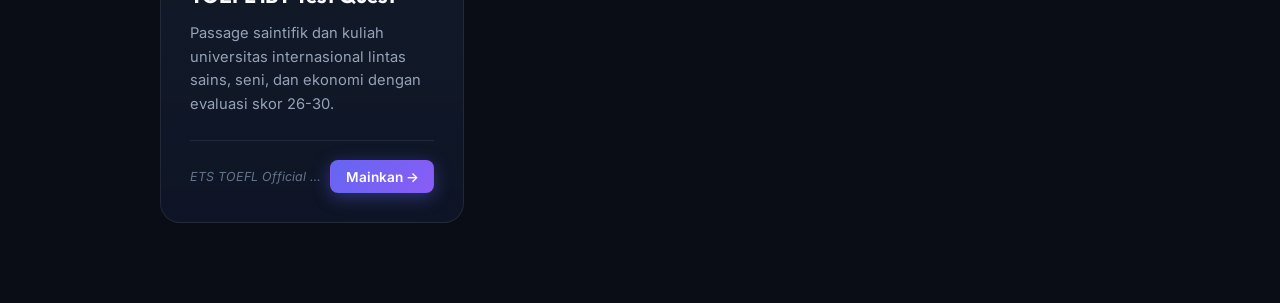
<file: canvas.html>
<!DOCTYPE html>
<html lang="en">
<head>
  <meta charset="UTF-8">
  <meta name="viewport" content="width=device-width, initial-scale=1.0, viewport-fit=cover">
  <meta name="description" content="Awesome English Arena - Interactive English Learning Game featuring Voice Shadowing with Mic, Listening Dictation, Grammar Quest, Smart AI Teacher & Examiner, and Live Global Leaderboard.">
  <meta name="keywords" content="English learning game, shadowing speaking, speech recognition mic, AI English teacher, cloud leaderboard, awesome english">
  <meta name="author" content="Build With Jefri - Awesome English">
  <title>Awesome English Arena | Voice Shadowing & AI English Challenge</title>
  
  <!-- Google Fonts: Outfit & Inter -->
  <link rel="preconnect" href="https://fonts.googleapis.com">
  <link rel="preconnect" href="https://fonts.gstatic.com" crossorigin>
  <link href="https://fonts.googleapis.com/css2?family=Inter:wght@300;400;500;600;700&family=Outfit:wght@500;600;700;800;900&display=swap" rel="stylesheet">
  
  <!-- Stylesheet -->
  <style>
/* ==========================================================================
   AWESOME ENGLISH ARENA - MODERN PREMIUM DESIGN SYSTEM
   Dark Glassmorphism, Neon Accents, Fluid Typography, Micro-animations
   ========================================================================== */

:root {
  /* Color Tokens */
  --bg-main: #0a0d16;
  --bg-card: rgba(18, 24, 40, 0.75);
  --bg-card-hover: rgba(28, 38, 64, 0.85);
  --bg-glass: rgba(255, 255, 255, 0.04);
  --border-glass: rgba(255, 255, 255, 0.08);
  --border-active: rgba(99, 102, 241, 0.5);

  --text-primary: #f8fafc;
  --text-secondary: #94a3b8;
  --text-muted: #64748b;
  --text-inverse: #090d16;

  /* Accent & Gradients */
  --primary: #6366f1;
  --primary-hover: #4f46e5;
  --primary-glow: rgba(99, 102, 241, 0.4);
  
  --secondary: #06b6d4;
  --secondary-glow: rgba(6, 182, 212, 0.35);

  --accent-emerald: #10b981;
  --accent-amber: #f59e0b;
  --accent-rose: #f43f5e;
  --accent-violet: #8b5cf6;

  --grad-hero: linear-gradient(135deg, #a855f7 0%, #6366f1 50%, #06b6d4 100%);
  --grad-card: linear-gradient(180deg, rgba(30, 41, 59, 0.5) 0%, rgba(15, 23, 42, 0.8) 100%);
  --grad-button: linear-gradient(135deg, #6366f1, #8b5cf6);

  /* Elevation & Shadows */
  --shadow-sm: 0 4px 12px rgba(0, 0, 0, 0.25);
  --shadow-md: 0 8px 24px rgba(0, 0, 0, 0.35);
  --shadow-glow: 0 0 35px var(--primary-glow);
  --shadow-mic: 0 0 30px rgba(244, 63, 94, 0.5);

  /* Fonts */
  --font-heading: 'Outfit', -apple-system, BlinkMacSystemFont, sans-serif;
  --font-body: 'Inter', -apple-system, BlinkMacSystemFont, sans-serif;
  
  /* Radii */
  --radius-sm: 8px;
  --radius-md: 14px;
  --radius-lg: 20px;
  --radius-full: 9999px;

  /* Transitions */
  --trans-fast: 0.18s ease;
  --trans-normal: 0.28s cubic-bezier(0.16, 1, 0.3, 1);
}

/* --------------------------------------------------------------------------
   RESET & BASE STYLES
   -------------------------------------------------------------------------- */
*, *::before, *::after {
  box-sizing: border-box;
  margin: 0;
  padding: 0;
}

/* Fast Tap Response for All Touch Devices (Eliminates 300ms mobile touch delay) */
button, a, input, select, textarea, .btn, .mode-card, .btn-option, .btn-mic, .user-pill {
  touch-action: manipulation;
}

/* Content Visibility on inactive sections - Skips browser layout engine cost for hidden views */
.view-section:not(.active) {
  content-visibility: hidden;
}

html {
  font-size: 16px;
  scroll-behavior: smooth;
  -webkit-text-size-adjust: 100%;
}

body {
  background-color: var(--bg-main);
  color: var(--text-primary);
  font-family: var(--font-body);
  line-height: 1.6;
  min-height: 100vh;
  position: relative;
  overflow-x: hidden;
  -webkit-font-smoothing: antialiased;
}

/* Ambient Background Lights - Hardware Accelerated */
.bg-glow {
  position: fixed;
  border-radius: 50%;
  filter: blur(100px);
  pointer-events: none;
  z-index: 0;
  opacity: 0.35;
  transform: translateZ(0);
  will-change: transform;
}

.bg-glow-1 {
  width: 500px;
  height: 500px;
  background: radial-gradient(circle, #6366f1, transparent 70%);
  top: -100px;
  left: -150px;
}

.bg-glow-2 {
  width: 600px;
  height: 600px;
  background: radial-gradient(circle, #06b6d4, transparent 70%);
  bottom: 5%;
  right: -150px;
}

.bg-glow-3 {
  width: 400px;
  height: 400px;
  background: radial-gradient(circle, #8b5cf6, transparent 70%);
  top: 40%;
  left: 50%;
  transform: translateX(-50%);
  opacity: 0.2;
}

/* --------------------------------------------------------------------------
   NAVBAR
   -------------------------------------------------------------------------- */
.navbar {
  position: sticky;
  top: 0;
  z-index: 100;
  backdrop-filter: blur(18px);
  -webkit-backdrop-filter: blur(18px);
  background: rgba(10, 13, 22, 0.8);
  border-bottom: 1px solid var(--border-glass);
  padding: 0.9rem 1.5rem;
}

.nav-container {
  max-width: 1200px;
  margin: 0 auto;
  display: flex;
  align-items: center;
  justify-content: space-between;
}

.nav-logo {
  display: flex;
  align-items: center;
  gap: 0.6rem;
  cursor: pointer;
  user-select: none;
}

.logo-badge {
  font-family: var(--font-heading);
  font-size: 0.75rem;
  font-weight: 800;
  letter-spacing: 0.05em;
  padding: 0.25rem 0.6rem;
  background: var(--grad-button);
  color: #fff;
  border-radius: var(--radius-sm);
  box-shadow: 0 0 15px var(--primary-glow);
}

.logo-title {
  font-family: var(--font-heading);
  font-size: 1.25rem;
  font-weight: 700;
  color: var(--text-primary);
  letter-spacing: -0.02em;
}

.nav-actions {
  display: flex;
  align-items: center;
  gap: 0.75rem;
}

.mobile-nav-controls {
  display: none;
}

/* --------------------------------------------------------------------------
   MOBILE SLIDE-OUT DRAWER & HAMBURGER
   -------------------------------------------------------------------------- */
.drawer-overlay {
  position: fixed;
  inset: 0;
  background: rgba(0, 0, 0, 0.75);
  backdrop-filter: blur(8px);
  -webkit-backdrop-filter: blur(8px);
  z-index: 1000;
  transition: opacity var(--trans-normal);
}

.mobile-drawer {
  position: fixed;
  top: 0;
  right: 0;
  bottom: 0;
  width: 320px;
  max-width: 86vw;
  background: rgba(12, 16, 28, 0.98);
  border-left: 1px solid var(--border-glass);
  z-index: 1001;
  display: flex;
  flex-direction: column;
  box-shadow: -10px 0 40px rgba(0, 0, 0, 0.7);
  transform: translateX(100%);
  transition: transform 0.3s cubic-bezier(0.16, 1, 0.3, 1);
}

.mobile-drawer.open {
  transform: translateX(0);
}

.drawer-header {
  display: flex;
  align-items: center;
  justify-content: space-between;
  padding: 1rem 1.2rem;
  border-bottom: 1px solid var(--border-glass);
}

.drawer-brand {
  display: flex;
  align-items: center;
  gap: 0.5rem;
}

.drawer-title {
  font-family: var(--font-heading);
  font-size: 1.05rem;
  font-weight: 700;
  color: var(--text-primary);
}

.btn-close-drawer {
  background: rgba(255, 255, 255, 0.06);
  border: 1px solid var(--border-glass);
  color: var(--text-secondary);
  font-size: 1.4rem;
  width: 36px;
  height: 36px;
  border-radius: var(--radius-sm);
  display: flex;
  align-items: center;
  justify-content: center;
  cursor: pointer;
  transition: all var(--trans-fast);
  line-height: 1;
}

.btn-close-drawer:hover, .btn-close-drawer:active {
  background: rgba(244, 63, 94, 0.2);
  color: #fff;
  border-color: var(--accent-rose);
}

.drawer-body {
  flex: 1;
  overflow-y: auto;
  -webkit-overflow-scrolling: touch;
  padding: 1.2rem 1.1rem;
  display: flex;
  flex-direction: column;
  gap: 1.25rem;
}

/* Profile Box in Drawer */
.drawer-profile-box {
  background: linear-gradient(135deg, rgba(30, 41, 59, 0.75) 0%, rgba(15, 23, 42, 0.9) 100%);
  border: 1px solid rgba(99, 102, 241, 0.3);
  border-radius: var(--radius-md);
  padding: 1rem;
  display: flex;
  flex-direction: column;
  gap: 0.85rem;
}

.drawer-profile-top {
  display: flex;
  align-items: center;
  gap: 0.75rem;
}

.drawer-profile-avatar {
  width: 44px;
  height: 44px;
  border-radius: 50%;
  background: rgba(99, 102, 241, 0.25);
  border: 1px solid var(--primary);
  display: flex;
  align-items: center;
  justify-content: center;
  font-size: 1.3rem;
  flex-shrink: 0;
}

.drawer-profile-meta {
  flex: 1;
  min-width: 0;
}

.drawer-profile-name {
  font-weight: 700;
  font-size: 0.95rem;
  color: var(--text-primary);
  white-space: nowrap;
  overflow: hidden;
  text-overflow: ellipsis;
}

.drawer-profile-badges {
  display: flex;
  align-items: center;
  gap: 0.4rem;
  margin-top: 0.25rem;
}

.drawer-score-pill {
  background: rgba(245, 158, 11, 0.15);
  color: #fbbf24;
  border: 1px solid rgba(245, 158, 11, 0.3);
  font-size: 0.76rem;
  font-weight: 700;
  padding: 0.15rem 0.5rem;
  border-radius: var(--radius-full);
}

.drawer-lvl-pill {
  background: rgba(16, 185, 129, 0.15);
  color: #34d399;
  border: 1px solid rgba(16, 185, 129, 0.3);
  font-size: 0.76rem;
  font-weight: 700;
  padding: 0.15rem 0.5rem;
  border-radius: var(--radius-full);
}

.btn-drawer-action {
  font-size: 0.88rem;
  padding: 0.65rem;
}

.btn-danger-outline {
  background: rgba(244, 63, 94, 0.15);
  border: 1px solid rgba(244, 63, 94, 0.4);
  color: #fecdd3;
  border-radius: var(--radius-md);
  cursor: pointer;
  font-weight: 600;
  transition: all var(--trans-fast);
  display: flex;
  align-items: center;
  justify-content: center;
}

.btn-danger-outline:hover {
  background: rgba(244, 63, 94, 0.3);
  color: #fff;
  border-color: #f43f5e;
}

/* Nav items inside Drawer */
.drawer-nav-menu {
  display: flex;
  flex-direction: column;
  gap: 0.5rem;
}

.drawer-menu-btn {
  width: 100%;
  display: flex;
  align-items: center;
  gap: 0.75rem;
  background: rgba(255, 255, 255, 0.04);
  border: 1px solid var(--border-glass);
  border-radius: var(--radius-md);
  padding: 0.8rem 1rem;
  color: var(--text-primary);
  font-size: 0.92rem;
  font-weight: 600;
  cursor: pointer;
  text-decoration: none;
  transition: all var(--trans-fast);
  touch-action: manipulation;
}

.drawer-menu-btn:hover, .drawer-menu-btn:active {
  background: rgba(99, 102, 241, 0.15);
  border-color: var(--primary);
  color: #fff;
  transform: translateX(4px);
}

.drawer-menu-icon {
  font-size: 1.15rem;
  flex-shrink: 0;
}

.drawer-menu-text {
  flex: 1;
  text-align: left;
}

.drawer-menu-arrow {
  color: var(--text-muted);
  font-size: 0.9rem;
}

.drawer-credit-btn {
  background: linear-gradient(135deg, rgba(99, 102, 241, 0.15), rgba(139, 92, 246, 0.2));
  border-color: rgba(139, 92, 246, 0.35);
}

/* Drawer WhatsApp Card */
.drawer-wa-card {
  background: rgba(37, 211, 102, 0.08);
  border: 1px solid rgba(37, 211, 102, 0.25);
  border-radius: var(--radius-md);
  padding: 1rem;
  text-align: center;
  margin-top: auto;
}

.drawer-wa-heading {
  font-size: 0.84rem;
  font-weight: 700;
  color: #34d399;
  margin-bottom: 0.3rem;
}

.drawer-wa-sub {
  font-size: 0.78rem;
  color: var(--text-secondary);
  margin-bottom: 0.75rem;
  line-height: 1.4;
}

.btn-wa-drawer {
  width: 100%;
  background: linear-gradient(135deg, #25D366, #128C7E);
  color: #fff !important;
  font-weight: 700;
  font-size: 0.85rem;
  padding: 0.6rem 0.8rem;
  border-radius: var(--radius-md);
  text-decoration: none;
  display: inline-flex;
  align-items: center;
  justify-content: center;
  gap: 0.5rem;
  box-shadow: 0 4px 12px rgba(37, 211, 102, 0.3);
  transition: all var(--trans-fast);
  touch-action: manipulation;
}

.btn-wa-drawer:hover {
  background: linear-gradient(135deg, #2bf075, #15a594);
  transform: translateY(-1px);
}

.drawer-footer {
  padding: 0.75rem 1rem;
  border-top: 1px solid var(--border-glass);
  font-size: 0.72rem;
  color: var(--text-muted);
  text-align: center;
}

/* Hamburger Button */
.btn-hamburger {
  width: 40px;
  height: 40px;
  background: rgba(255, 255, 255, 0.06);
  border: 1px solid var(--border-glass);
  border-radius: var(--radius-md);
  display: flex;
  flex-direction: column;
  justify-content: center;
  align-items: center;
  gap: 5px;
  cursor: pointer;
  transition: all var(--trans-fast);
  padding: 0;
  touch-action: manipulation;
}

.btn-hamburger:hover, .btn-hamburger:active {
  background: rgba(99, 102, 241, 0.2);
  border-color: var(--primary);
  transform: scale(1.05);
}

.hamburger-line {
  width: 20px;
  height: 2px;
  background-color: var(--text-primary);
  border-radius: 2px;
  transition: all var(--trans-fast);
}

.mobile-user-chip {
  display: inline-flex;
  align-items: center;
  gap: 0.35rem;
  background: rgba(245, 158, 11, 0.15);
  border: 1px solid rgba(245, 158, 11, 0.35);
  color: #fbbf24;
  font-size: 0.78rem;
  font-weight: 700;
  padding: 0.25rem 0.55rem;
  border-radius: var(--radius-full);
  max-width: 110px;
  white-space: nowrap;
  overflow: hidden;
  text-overflow: ellipsis;
}

/* --------------------------------------------------------------------------
   LEVEL DIFFICULTY FILTER BAR
   -------------------------------------------------------------------------- */
.level-filter-container {
  display: flex;
  align-items: center;
  justify-content: space-between;
  flex-wrap: wrap;
  gap: 0.75rem;
  margin: 1.5rem 0 1.2rem 0;
  padding: 0.8rem 1.2rem;
  background: var(--bg-glass);
  border: 1px solid var(--border-glass);
  border-radius: var(--radius-lg);
  backdrop-filter: blur(16px);
}

.level-filter-title {
  font-size: 0.88rem;
  font-weight: 700;
  color: var(--text-secondary);
  display: flex;
  align-items: center;
  gap: 0.4rem;
}

.level-filter-pills {
  display: flex;
  align-items: center;
  gap: 0.5rem;
  flex-wrap: wrap;
}

.btn-level-pill {
  background: rgba(255, 255, 255, 0.05);
  border: 1px solid rgba(255, 255, 255, 0.12);
  color: var(--text-secondary);
  padding: 0.45rem 0.85rem;
  border-radius: 9999px;
  font-size: 0.82rem;
  font-weight: 600;
  cursor: pointer;
  transition: all var(--trans-fast);
  touch-action: manipulation;
}

.btn-level-pill:hover {
  background: rgba(255, 255, 255, 0.12);
  color: var(--text-primary);
}

.btn-level-pill.active {
  background: linear-gradient(135deg, #6366f1, #8b5cf6);
  border-color: #a5b4fc;
  color: #fff;
  box-shadow: 0 2px 10px rgba(99, 102, 241, 0.4);
}

/* --------------------------------------------------------------------------
   BUTTONS
   -------------------------------------------------------------------------- */
.btn {
  font-family: var(--font-body);
  font-size: 0.95rem;
  font-weight: 600;
  padding: 0.65rem 1.3rem;
  border-radius: var(--radius-md);
  border: 1px solid transparent;
  cursor: pointer;
  display: inline-flex;
  align-items: center;
  justify-content: center;
  gap: 0.5rem;
  transition: all var(--trans-normal);
  text-decoration: none;
  user-select: none;
}

.btn:active {
  transform: scale(0.97);
}

.btn-primary {
  background: var(--grad-button);
  color: #fff;
  box-shadow: 0 4px 18px var(--primary-glow);
}

.btn-primary:hover {
  filter: brightness(1.12);
  box-shadow: 0 6px 24px rgba(99, 102, 241, 0.6);
  transform: translateY(-2px);
}

.btn-secondary {
  background: rgba(255, 255, 255, 0.06);
  color: var(--text-primary);
  border: 1px solid var(--border-glass);
}

.btn-secondary:hover {
  background: rgba(255, 255, 255, 0.12);
  border-color: rgba(255, 255, 255, 0.2);
}

.btn-ghost {
  background: transparent;
  color: var(--text-secondary);
}

.btn-ghost:hover {
  color: var(--text-primary);
  background: rgba(255, 255, 255, 0.05);
}

.btn-outline {
  background: transparent;
  color: var(--primary);
  border: 1px solid var(--border-active);
}

.btn-outline:hover {
  background: rgba(99, 102, 241, 0.1);
  color: #fff;
}

.btn-sm {
  font-size: 0.85rem;
  padding: 0.45rem 0.9rem;
  border-radius: var(--radius-sm);
}

.btn-block {
  width: 100%;
}

.btn-icon-only {
  background: rgba(255, 255, 255, 0.06);
  border: 1px solid var(--border-glass);
  color: var(--text-primary);
  width: 38px;
  height: 38px;
  border-radius: var(--radius-md);
  padding: 0;
  display: inline-flex;
  align-items: center;
  justify-content: center;
  cursor: pointer;
  font-size: 1.1rem;
  transition: all var(--trans-fast);
}

.btn-icon-only:hover {
  background: rgba(255, 255, 255, 0.12);
  transform: rotate(30deg);
}

/* --------------------------------------------------------------------------
   LAYOUT & VIEWS
   -------------------------------------------------------------------------- */
.main-layout {
  position: relative;
  z-index: 10;
  max-width: 1200px;
  margin: 0 auto;
  padding: 2.5rem 1.5rem 5rem 1.5rem;
}

.view-section {
  display: none;
  animation: fadeIn 0.35s cubic-bezier(0.16, 1, 0.3, 1) forwards;
}

.view-section.active {
  display: block;
}

@keyframes fadeIn {
  from {
    opacity: 0;
    transform: translateY(14px);
  }
  to {
    opacity: 1;
    transform: translateY(0);
  }
}

/* --------------------------------------------------------------------------
   HERO / LANDING VIEW
   -------------------------------------------------------------------------- */
.hero-content {
  text-align: center;
  max-width: 960px;
  margin: 0 auto;
}

.pill-badge {
  display: inline-flex;
  align-items: center;
  gap: 0.5rem;
  background: rgba(99, 102, 241, 0.12);
  border: 1px solid rgba(99, 102, 241, 0.3);
  color: #c7d2fe;
  font-size: 0.85rem;
  font-weight: 500;
  padding: 0.35rem 0.9rem;
  border-radius: var(--radius-full);
  margin-bottom: 1.5rem;
}

.pill-dot {
  width: 8px;
  height: 8px;
  background-color: var(--accent-emerald);
  border-radius: 50%;
  box-shadow: 0 0 10px var(--accent-emerald);
  animation: pulseDot 2s infinite;
}

@keyframes pulseDot {
  0%, 100% { transform: scale(1); opacity: 1; }
  50% { transform: scale(1.3); opacity: 0.6; }
}

.hero-headline {
  font-family: var(--font-heading);
  font-size: clamp(2.2rem, 5vw, 3.8rem);
  font-weight: 800;
  line-height: 1.15;
  letter-spacing: -0.03em;
  margin-bottom: 1.3rem;
}

.gradient-text {
  background: var(--grad-hero);
  -webkit-background-clip: text;
  -webkit-text-fill-color: transparent;
  display: inline-block;
}

.hero-subline {
  font-size: clamp(1rem, 2vw, 1.2rem);
  color: var(--text-secondary);
  line-height: 1.7;
  max-width: 780px;
  margin: 0 auto 2.5rem auto;
}

.stats-row {
  display: grid;
  grid-template-columns: repeat(auto-fit, minmax(170px, 1fr));
  gap: 1rem;
  margin-bottom: 3.5rem;
}

.stat-card {
  background: var(--bg-card);
  border: 1px solid var(--border-glass);
  backdrop-filter: blur(12px);
  padding: 1.2rem 1rem;
  border-radius: var(--radius-md);
  display: flex;
  flex-direction: column;
  align-items: center;
  transition: transform var(--trans-normal);
}

.stat-card:hover {
  transform: translateY(-4px);
  border-color: var(--border-active);
}

.stat-number {
  font-family: var(--font-heading);
  font-size: 1.7rem;
  font-weight: 800;
  color: var(--text-primary);
  margin-bottom: 0.2rem;
}

.stat-label {
  font-size: 0.85rem;
  color: var(--text-muted);
  font-weight: 500;
}

/* --------------------------------------------------------------------------
   LANGUAGE DIRECTION SWITCHER (Dua Arah: ID -> EN & EN -> ID)
   -------------------------------------------------------------------------- */
.lang-direction-wrapper {
  background: rgba(15, 23, 42, 0.7);
  border: 1px solid var(--border-glass);
  backdrop-filter: blur(14px);
  border-radius: var(--radius-lg);
  padding: 1.2rem 1.5rem;
  margin-bottom: 2.2rem;
  text-align: left;
}

.lang-direction-title {
  font-family: var(--font-heading);
  font-size: 0.95rem;
  font-weight: 700;
  color: #c7d2fe;
  margin-bottom: 0.8rem;
  text-transform: uppercase;
  letter-spacing: 0.04em;
}

.lang-direction-group {
  display: flex;
  gap: 0.8rem;
  flex-wrap: wrap;
}

.btn-lang-dir {
  flex: 1;
  min-width: 260px;
  background: rgba(255, 255, 255, 0.04);
  border: 1px solid var(--border-glass);
  color: var(--text-secondary);
  padding: 0.85rem 1.2rem;
  border-radius: var(--radius-md);
  font-family: var(--font-body);
  font-size: 0.92rem;
  font-weight: 600;
  cursor: pointer;
  display: flex;
  align-items: center;
  justify-content: center;
  gap: 0.5rem;
  transition: all var(--trans-normal);
}

.btn-lang-dir:hover {
  background: rgba(255, 255, 255, 0.08);
  color: var(--text-primary);
  border-color: rgba(99, 102, 241, 0.4);
}

.btn-lang-dir.active {
  background: linear-gradient(135deg, rgba(99, 102, 241, 0.25), rgba(6, 182, 212, 0.25));
  border-color: var(--primary);
  color: #fff;
  box-shadow: 0 0 20px var(--primary-glow);
}

/* Direction Pill in HUD */
.dir-pill {
  font-size: 0.8rem;
  font-weight: 700;
  color: #67e8f9;
  background: rgba(6, 182, 212, 0.15);
  border: 1px solid rgba(6, 182, 212, 0.35);
  padding: 0.25rem 0.65rem;
  border-radius: var(--radius-full);
}

/* Modal Tabs */
.modal-tabs {
  display: flex;
  gap: 0.5rem;
  border-bottom: 1px solid var(--border-glass);
  padding-bottom: 0.8rem;
  margin-bottom: 1.2rem;
}

.modal-tab-btn {
  background: transparent;
  border: none;
  color: var(--text-muted);
  font-family: var(--font-body);
  font-size: 0.95rem;
  font-weight: 600;
  padding: 0.5rem 1rem;
  border-radius: var(--radius-sm);
  cursor: pointer;
  transition: all var(--trans-fast);
}

.modal-tab-btn:hover {
  color: var(--text-primary);
  background: rgba(255, 255, 255, 0.05);
}

.modal-tab-btn.active {
  color: #fff;
  background: rgba(99, 102, 241, 0.2);
  border-bottom: 2px solid var(--primary);
}

.section-title {
  font-family: var(--font-heading);
  font-size: 1.6rem;
  font-weight: 700;
  text-align: left;
  margin-bottom: 1.5rem;
  display: flex;
  align-items: center;
  gap: 0.5rem;
}

/* --------------------------------------------------------------------------
   MODE CARDS GRID
   -------------------------------------------------------------------------- */
.modes-grid {
  display: grid;
  grid-template-columns: repeat(auto-fit, minmax(280px, 1fr));
  gap: 1.5rem;
  text-align: left;
}

.mode-card {
  background: var(--grad-card);
  border: 1px solid var(--border-glass);
  border-radius: var(--radius-lg);
  padding: 1.8rem;
  display: flex;
  flex-direction: column;
  justify-content: space-between;
  backdrop-filter: blur(16px);
  transition: all var(--trans-normal);
  position: relative;
  overflow: hidden;
}

.mode-card::before {
  content: '';
  position: absolute;
  top: 0;
  left: 0;
  right: 0;
  height: 3px;
  background: var(--grad-hero);
  opacity: 0;
  transition: opacity var(--trans-fast);
}

.mode-card:hover {
  transform: translateY(-6px);
  border-color: var(--border-active);
  box-shadow: var(--shadow-glow);
}

.mode-card:hover::before {
  opacity: 1;
}

.mode-header {
  display: flex;
  align-items: center;
  justify-content: space-between;
  margin-bottom: 1rem;
}

.mode-icon {
  font-size: 2.2rem;
}

.mode-tag {
  font-size: 0.75rem;
  font-weight: 700;
  padding: 0.25rem 0.6rem;
  border-radius: var(--radius-sm);
  background: rgba(255, 255, 255, 0.08);
  color: var(--text-secondary);
}

.tag-popular {
  background: rgba(99, 102, 241, 0.2);
  color: #a5b4fc;
  border: 1px solid rgba(99, 102, 241, 0.4);
}

.mode-title {
  font-family: var(--font-heading);
  font-size: 1.3rem;
  font-weight: 700;
  margin-bottom: 0.6rem;
  color: var(--text-primary);
}

.mode-desc {
  font-size: 0.92rem;
  color: var(--text-secondary);
  line-height: 1.6;
  margin-bottom: 1.5rem;
  flex-grow: 1;
}

.mode-footer {
  display: flex;
  align-items: center;
  justify-content: space-between;
  padding-top: 1.2rem;
  border-top: 1px solid var(--border-glass);
}

.mode-source {
  font-size: 0.78rem;
  color: var(--text-muted);
  font-style: italic;
  max-width: 55%;
  overflow: hidden;
  text-overflow: ellipsis;
  white-space: nowrap;
}

/* --------------------------------------------------------------------------
   GAME HUD & ARENA
   -------------------------------------------------------------------------- */
.game-container {
  max-width: 820px;
  margin: 0 auto;
}

.game-hud {
  display: flex;
  align-items: center;
  justify-content: space-between;
  background: var(--bg-card);
  border: 1px solid var(--border-glass);
  backdrop-filter: blur(14px);
  padding: 0.85rem 1.2rem;
  border-radius: var(--radius-md);
  margin-bottom: 1.5rem;
}

.hud-left {
  display: flex;
  align-items: center;
  gap: 1rem;
}

.mode-pill {
  font-size: 0.85rem;
  font-weight: 600;
  color: var(--text-primary);
  background: rgba(99, 102, 241, 0.18);
  border: 1px solid rgba(99, 102, 241, 0.35);
  padding: 0.25rem 0.75rem;
  border-radius: var(--radius-full);
}

.hud-stats {
  display: flex;
  align-items: center;
  gap: 1.2rem;
}

.hud-item {
  display: flex;
  align-items: center;
  gap: 0.4rem;
}

.hud-val {
  font-family: var(--font-heading);
  font-weight: 700;
  font-size: 1.05rem;
}

/* --------------------------------------------------------------------------
   CHALLENGE CARD
   -------------------------------------------------------------------------- */
.challenge-card {
  background: var(--grad-card);
  border: 1px solid var(--border-glass);
  border-radius: var(--radius-lg);
  padding: 2.2rem;
  box-shadow: var(--shadow-md);
  backdrop-filter: blur(16px);
  position: relative;
}

.challenge-meta {
  display: flex;
  gap: 0.6rem;
  margin-bottom: 1rem;
}

.meta-badge {
  font-size: 0.75rem;
  font-weight: 600;
  text-transform: uppercase;
  letter-spacing: 0.05em;
  padding: 0.25rem 0.6rem;
  border-radius: var(--radius-sm);
  background: rgba(255, 255, 255, 0.07);
  color: var(--text-secondary);
}

.meta-level {
  background: rgba(16, 185, 129, 0.15);
  color: #6ee7b7;
  border: 1px solid rgba(16, 185, 129, 0.3);
}

.challenge-instruction {
  font-size: 1.05rem;
  font-weight: 500;
  color: var(--text-secondary);
  margin-bottom: 1.5rem;
  line-height: 1.5;
}

.prompt-box {
  background: rgba(10, 14, 26, 0.7);
  border: 1px solid var(--border-glass);
  border-left: 4px solid var(--primary);
  border-radius: var(--radius-md);
  padding: 1.5rem;
  margin-bottom: 1.8rem;
}

.prompt-text {
  font-family: var(--font-heading);
  font-size: 1.6rem;
  font-weight: 700;
  color: var(--text-primary);
  margin-bottom: 0.5rem;
  letter-spacing: -0.01em;
}

.prompt-phonetic {
  font-family: monospace;
  font-size: 0.95rem;
  color: #a5b4fc;
  margin-bottom: 0.6rem;
}

.prompt-translation {
  font-size: 0.92rem;
  color: var(--text-muted);
  font-style: italic;
}

/* Audio Controls & Symmetrical Grid */
.audio-controls {
  display: flex;
  flex-direction: column;
  gap: 0.75rem;
  margin-bottom: 1.8rem;
  width: 100%;
}

.btn-audio {
  width: 100%;
  background: linear-gradient(135deg, rgba(99, 102, 241, 0.2), rgba(139, 92, 246, 0.25));
  color: #e0e7ff;
  border: 1px solid rgba(99, 102, 241, 0.45);
  padding: 0.75rem 1.2rem;
  border-radius: var(--radius-md);
  font-weight: 700;
  font-size: 0.95rem;
  cursor: pointer;
  display: flex;
  align-items: center;
  justify-content: center;
  gap: 0.6rem;
  transition: all var(--trans-fast);
  box-shadow: 0 4px 14px rgba(0, 0, 0, 0.2);
}

.btn-audio:hover {
  background: linear-gradient(135deg, rgba(99, 102, 241, 0.35), rgba(139, 92, 246, 0.4));
  transform: translateY(-1px);
  color: #fff;
  border-color: rgba(99, 102, 241, 0.7);
  box-shadow: 0 6px 20px rgba(99, 102, 241, 0.3);
}

.audio-settings-grid {
  display: grid;
  grid-template-columns: 1fr 1fr;
  gap: 0.65rem;
  width: 100%;
}

.audio-control-card {
  display: flex;
  flex-direction: column;
  gap: 0.25rem;
  background: rgba(15, 23, 42, 0.7);
  border: 1px solid var(--border-glass);
  border-radius: var(--radius-md);
  padding: 0.5rem 0.75rem;
  transition: border-color var(--trans-fast);
}

.audio-control-card:focus-within {
  border-color: rgba(99, 102, 241, 0.5);
}

.audio-control-label {
  font-size: 0.72rem;
  font-weight: 700;
  color: #94a3b8;
  text-transform: uppercase;
  letter-spacing: 0.04em;
  display: flex;
  align-items: center;
  gap: 0.3rem;
}

.audio-control-card .form-select-sm {
  width: 100%;
  background: rgba(30, 41, 59, 0.85);
  border: 1px solid rgba(255, 255, 255, 0.12);
  color: #f8fafc;
  padding: 0.4rem 0.5rem;
  border-radius: var(--radius-sm);
  outline: none;
  font-size: 0.85rem;
  font-weight: 600;
  cursor: pointer;
  min-height: 38px;
}

/* --------------------------------------------------------------------------
   MICROPHONE INTERACTION & PULSE ANIMATIONS
   -------------------------------------------------------------------------- */
.mic-input-section {
  display: flex;
  flex-direction: column;
  align-items: center;
  margin: 1.5rem 0 2rem 0;
}

.mic-wrapper {
  position: relative;
  display: flex;
  flex-direction: column;
  align-items: center;
  margin-bottom: 1.5rem;
}

.btn-mic {
  position: relative;
  width: 88px;
  height: 88px;
  border-radius: 50%;
  background: var(--grad-button);
  color: #fff;
  border: none;
  cursor: pointer;
  outline: none;
  display: flex;
  align-items: center;
  justify-content: center;
  box-shadow: 0 8px 30px var(--primary-glow);
  transition: all var(--trans-normal);
  z-index: 2;
}

.btn-mic:hover {
  transform: scale(1.06);
  box-shadow: 0 10px 36px rgba(99, 102, 241, 0.7);
}

/* Active Recording State */
.btn-mic.recording {
  background: linear-gradient(135deg, #ef4444, #f43f5e);
  box-shadow: var(--shadow-mic);
  animation: micBeat 1.2s infinite ease-in-out;
}

@keyframes micBeat {
  0%, 100% { transform: scale(1); }
  50% { transform: scale(1.08); }
}

.mic-ripple {
  position: absolute;
  top: 50%;
  left: 50%;
  transform: translate(-50%, -50%);
  width: 88px;
  height: 88px;
  border-radius: 50%;
  background: rgba(244, 63, 94, 0.35);
  pointer-events: none;
  opacity: 0;
  z-index: 1;
}

.btn-mic.recording ~ .mic-ripple-1 {
  animation: ripple 1.6s infinite cubic-bezier(0, 0.2, 0.8, 1);
}

.btn-mic.recording ~ .mic-ripple-2 {
  animation: ripple 1.6s infinite cubic-bezier(0, 0.2, 0.8, 1) 0.8s;
}

@keyframes ripple {
  0% {
    width: 88px;
    height: 88px;
    opacity: 0.8;
  }
  100% {
    width: 170px;
    height: 170px;
    opacity: 0;
  }
}

.mic-status-label {
  font-size: 0.92rem;
  font-weight: 500;
  color: var(--text-secondary);
  margin-top: 0.8rem;
  transition: color var(--trans-fast);
}

.btn-mic.recording + .mic-status-label,
.mic-wrapper:has(.btn-mic.recording) .mic-status-label {
  color: var(--accent-rose);
  font-weight: 600;
}

/* Transcript Box */
.transcript-box {
  width: 100%;
  background: rgba(10, 14, 26, 0.6);
  border: 1px dashed var(--border-glass);
  border-radius: var(--radius-md);
  padding: 1rem 1.2rem;
  display: flex;
  gap: 0.6rem;
  font-size: 0.95rem;
  min-height: 52px;
  align-items: center;
}

.transcript-prefix {
  color: var(--primary);
  font-weight: 700;
  white-space: nowrap;
}

.transcript-content {
  color: var(--text-primary);
  font-style: italic;
}

/* Fallback Text Input */
.alternative-input-row {
  width: 100%;
  display: flex;
  gap: 0.6rem;
  margin-top: 1rem;
}

/* Multiple Choice Grid */
.options-grid {
  display: grid;
  grid-template-columns: 1fr 1fr;
  gap: 0.9rem;
  margin: 1.5rem 0;
}

.btn-option {
  background: rgba(255, 255, 255, 0.05);
  border: 1px solid var(--border-glass);
  color: var(--text-primary);
  padding: 1rem;
  border-radius: var(--radius-md);
  text-align: left;
  font-size: 0.95rem;
  font-weight: 500;
  cursor: pointer;
  transition: all var(--trans-fast);
}

.btn-option:hover {
  background: rgba(99, 102, 241, 0.15);
  border-color: var(--border-active);
  transform: translateY(-2px);
}

.btn-option.correct {
  background: rgba(16, 185, 129, 0.2) !important;
  border-color: var(--accent-emerald) !important;
  color: #6ee7b7;
}

.btn-option.wrong {
  background: rgba(244, 63, 94, 0.2) !important;
  border-color: var(--accent-rose) !important;
  color: #fca5a5;
}

/* --------------------------------------------------------------------------
   EVALUATION PANEL & AI TEACHER
   -------------------------------------------------------------------------- */
.evaluation-panel {
  background: rgba(15, 23, 42, 0.9);
  border: 1px solid var(--border-glass);
  border-radius: var(--radius-md);
  padding: 1.6rem;
  margin-top: 1.8rem;
  animation: fadeIn 0.3s ease;
}

.evaluation-header {
  display: flex;
  align-items: center;
  justify-content: space-between;
  margin-bottom: 1.2rem;
  flex-wrap: wrap;
  gap: 0.5rem;
}

.score-badge {
  font-family: var(--font-heading);
  font-size: 1.1rem;
  font-weight: 800;
  padding: 0.4rem 0.9rem;
  border-radius: var(--radius-sm);
  background: rgba(16, 185, 129, 0.2);
  color: var(--accent-emerald);
  border: 1px solid rgba(16, 185, 129, 0.4);
}

.score-badge.low {
  background: rgba(244, 63, 94, 0.2);
  color: var(--accent-rose);
  border-color: rgba(244, 63, 94, 0.4);
}

.score-badge.medium {
  background: rgba(245, 158, 11, 0.2);
  color: var(--accent-amber);
  border-color: rgba(245, 158, 11, 0.4);
}

.eval-verdict {
  font-size: 1.05rem;
  font-weight: 600;
}

.comparison-row {
  display: flex;
  flex-direction: column;
  gap: 0.5rem;
  background: rgba(0, 0, 0, 0.25);
  padding: 1rem;
  border-radius: var(--radius-sm);
  margin-bottom: 1.2rem;
}

.comp-item {
  display: flex;
  gap: 0.6rem;
  font-size: 0.9rem;
}

.comp-label {
  font-weight: 600;
  color: var(--text-muted);
  min-width: 75px;
}

.comp-val {
  color: var(--text-primary);
  word-break: break-word;
}

.phonetic-reveal-box {
  background: rgba(99, 102, 241, 0.1);
  border: 1px dashed rgba(99, 102, 241, 0.4);
  border-radius: var(--radius-sm);
  padding: 0.8rem 1rem;
  margin-bottom: 1.2rem;
  display: flex;
  flex-direction: column;
  gap: 0.35rem;
}

.phonetic-reveal-header {
  display: flex;
  align-items: center;
  gap: 0.4rem;
}

.phonetic-reveal-label {
  font-size: 0.82rem;
  font-weight: 700;
  text-transform: uppercase;
  letter-spacing: 0.05em;
  color: #a5b4fc;
}

.phonetic-reveal-val {
  font-family: 'SF Mono', 'Courier New', monospace;
  font-size: 1.05rem;
  font-weight: 600;
  color: #38bdf8;
  letter-spacing: 0.03em;
}

.ai-comment-card {
  background: linear-gradient(135deg, rgba(99, 102, 241, 0.12), rgba(139, 92, 246, 0.08));
  border: 1px solid rgba(99, 102, 241, 0.3);
  border-radius: var(--radius-md);
  padding: 1.2rem;
  margin-bottom: 1.5rem;
}

.ai-card-title {
  font-weight: 700;
  font-size: 0.95rem;
  color: #c7d2fe;
  margin-bottom: 0.5rem;
  display: flex;
  align-items: center;
  gap: 0.4rem;
}

.ai-sparkle {
  color: #fbbf24;
}

.ai-card-body {
  font-size: 0.92rem;
  color: #e2e8f0;
  line-height: 1.6;
}

/* --------------------------------------------------------------------------
   RESULT & GAME OVER VIEW
   -------------------------------------------------------------------------- */
.result-card {
  background: var(--grad-card);
  border: 1px solid var(--border-glass);
  border-radius: var(--radius-lg);
  padding: 2.5rem;
  max-width: 720px;
  margin: 0 auto;
  text-align: center;
  backdrop-filter: blur(16px);
  box-shadow: var(--shadow-md);
}

.result-confetti-icon {
  font-size: 3.5rem;
  margin-bottom: 0.8rem;
  animation: bounce 1s ease infinite alternate;
}

@keyframes bounce {
  from { transform: translateY(0); }
  to { transform: translateY(-8px); }
}

.result-title {
  font-family: var(--font-heading);
  font-size: 2.2rem;
  font-weight: 800;
  margin-bottom: 0.5rem;
}

.result-subtitle {
  color: var(--text-secondary);
  font-size: 1rem;
  margin-bottom: 2rem;
}

.result-metrics-grid {
  display: grid;
  grid-template-columns: repeat(auto-fit, minmax(130px, 1fr));
  gap: 1rem;
  margin-bottom: 2.2rem;
}

.metric-card {
  background: rgba(10, 14, 26, 0.6);
  border: 1px solid var(--border-glass);
  border-radius: var(--radius-md);
  padding: 1.1rem 0.8rem;
}

.metric-label {
  font-size: 0.8rem;
  color: var(--text-muted);
  display: block;
  margin-bottom: 0.3rem;
}

.metric-value {
  font-family: var(--font-heading);
  font-size: 1.5rem;
  font-weight: 800;
  color: var(--text-primary);
}

.leaderboard-submit-box {
  background: rgba(15, 23, 42, 0.8);
  border: 1px solid rgba(99, 102, 241, 0.3);
  border-radius: var(--radius-md);
  padding: 1.5rem;
  text-align: left;
  margin-bottom: 1.8rem;
}

.submit-box-title {
  font-size: 1.1rem;
  font-weight: 700;
  margin-bottom: 0.3rem;
  display: flex;
  align-items: center;
  gap: 0.4rem;
}

.submit-box-desc {
  font-size: 0.88rem;
  color: var(--text-secondary);
  margin-bottom: 1rem;
}

.submit-input-row {
  display: flex;
  gap: 0.6rem;
}

.status-message {
  margin-top: 0.8rem;
  font-size: 0.88rem;
  font-weight: 500;
}

.status-message.success {
  color: var(--accent-emerald);
}

.status-message.error {
  color: var(--accent-rose);
}

/* Canvas Gemini Box */
.canvas-gemini-box {
  background: linear-gradient(135deg, rgba(30, 27, 75, 0.6), rgba(15, 23, 42, 0.8));
  border: 1px solid rgba(139, 92, 246, 0.4);
  border-radius: var(--radius-md);
  padding: 1.5rem;
  text-align: left;
  margin-bottom: 2rem;
}

.canvas-badge {
  font-size: 0.75rem;
  font-weight: 700;
  color: #c084fc;
  text-transform: uppercase;
  letter-spacing: 0.05em;
  margin-bottom: 0.4rem;
}

.canvas-actions {
  display: flex;
  gap: 0.8rem;
  margin-top: 1rem;
  flex-wrap: wrap;
}

.copy-alert {
  margin-top: 0.8rem;
  font-size: 0.85rem;
  color: var(--accent-emerald);
  font-weight: 500;
}

.result-action-buttons {
  display: flex;
  justify-content: center;
  gap: 1rem;
  flex-wrap: wrap;
}

/* --------------------------------------------------------------------------
   MODALS
   -------------------------------------------------------------------------- */
.modal-overlay {
  position: fixed;
  inset: 0;
  background: rgba(0, 0, 0, 0.75);
  backdrop-filter: blur(8px);
  z-index: 1000;
  display: flex;
  align-items: center;
  justify-content: center;
  padding: 1.5rem;
  animation: fadeIn 0.2s ease;
}

.modal-overlay.hidden {
  display: none;
}

.modal-card {
  background: #0f172a;
  border: 1px solid var(--border-glass);
  border-radius: var(--radius-lg);
  max-width: 680px;
  width: 100%;
  max-height: 85vh;
  display: flex;
  flex-direction: column;
  box-shadow: var(--shadow-md);
  overflow: hidden;
}

.modal-header {
  display: flex;
  align-items: center;
  justify-content: space-between;
  padding: 1.2rem 1.5rem;
  border-bottom: 1px solid var(--border-glass);
}

.modal-title-row {
  display: flex;
  align-items: center;
  gap: 0.8rem;
}

.modal-icon {
  font-size: 1.5rem;
}

.modal-title {
  font-family: var(--font-heading);
  font-size: 1.25rem;
  font-weight: 700;
}

.modal-subtitle {
  font-size: 0.8rem;
  color: var(--text-muted);
}

.btn-close-modal {
  background: transparent;
  border: none;
  color: var(--text-muted);
  font-size: 1.6rem;
  cursor: pointer;
  line-height: 1;
  transition: color var(--trans-fast);
}

.btn-close-modal:hover {
  color: var(--text-primary);
}

.modal-body {
  padding: 1.5rem;
  overflow-y: auto;
}

/* Table Leaderboard */
.leaderboard-toolbar {
  display: flex;
  align-items: center;
  justify-content: space-between;
  margin-bottom: 1rem;
}

.sync-indicator {
  font-size: 0.82rem;
  color: var(--accent-emerald);
}

.table-container {
  overflow-x: auto;
}

.leaderboard-table {
  width: 100%;
  border-collapse: collapse;
  text-align: left;
  font-size: 0.9rem;
}

.leaderboard-table th {
  padding: 0.75rem 0.9rem;
  background: rgba(255, 255, 255, 0.03);
  color: var(--text-muted);
  font-weight: 600;
  border-bottom: 1px solid var(--border-glass);
}

.leaderboard-table td {
  padding: 0.75rem 0.9rem;
  border-bottom: 1px solid rgba(255, 255, 255, 0.04);
}

.leaderboard-table tr:hover td {
  background: rgba(255, 255, 255, 0.03);
}

.rank-cell {
  font-weight: 800;
  width: 50px;
}

.rank-1 { color: #fbbf24; }
.rank-2 { color: #94a3b8; }
.rank-3 { color: #d97706; }

.loading-row {
  text-align: center;
  color: var(--text-muted);
  padding: 2rem !important;
}

/* --------------------------------------------------------------------------
   FORMS & CONTROLS
   -------------------------------------------------------------------------- */
.form-group {
  margin-bottom: 1.3rem;
}

.form-label {
  display: block;
  font-size: 0.9rem;
  font-weight: 600;
  margin-bottom: 0.4rem;
  color: var(--text-primary);
}

.form-control {
  width: 100%;
  background-color: #1e293b !important;
  border: 1px solid var(--border-glass);
  border-radius: var(--radius-md);
  padding: 0.7rem 1rem;
  color: #f8fafc !important;
  font-family: var(--font-body);
  font-size: 0.95rem;
  outline: none;
  transition: all var(--trans-fast);
}

/* Universal Dark Dropdown fix for Chrome/Windows/Android */
select,
select.form-control,
select.form-select-sm {
  background-color: #1e293b !important;
  color: #f8fafc !important;
  color-scheme: dark;
}

select option,
select optgroup {
  background-color: #0f172a !important;
  color: #f8fafc !important;
  padding: 10px 14px;
}

.form-control:focus {
  border-color: var(--primary);
  box-shadow: 0 0 0 3px rgba(99, 102, 241, 0.25);
  background: rgba(255, 255, 255, 0.09);
}

.form-hint {
  display: block;
  font-size: 0.8rem;
  color: var(--text-muted);
  margin-top: 0.4rem;
  line-height: 1.4;
}

.form-hint a {
  color: var(--secondary);
  text-decoration: underline;
}

.modal-footer {
  display: flex;
  justify-content: flex-end;
  gap: 0.8rem;
  padding-top: 1rem;
  border-top: 1px solid var(--border-glass);
}

/* --------------------------------------------------------------------------
   TOAST NOTIFICATIONS
   -------------------------------------------------------------------------- */
.toast-container {
  position: fixed;
  bottom: 1.5rem;
  right: 1.5rem;
  z-index: 2000;
  display: flex;
  flex-direction: column;
  gap: 0.6rem;
  pointer-events: none;
}

.toast {
  background: rgba(15, 23, 42, 0.95);
  border: 1px solid var(--border-glass);
  backdrop-filter: blur(14px);
  color: var(--text-primary);
  padding: 0.8rem 1.2rem;
  border-radius: var(--radius-md);
  box-shadow: var(--shadow-md);
  font-size: 0.9rem;
  display: flex;
  align-items: center;
  gap: 0.6rem;
  animation: slideIn 0.25s ease;
  pointer-events: auto;
}

.toast.success { border-left: 4px solid var(--accent-emerald); }
.toast.error { border-left: 4px solid var(--accent-rose); }
.toast.info { border-left: 4px solid var(--primary); }

@keyframes slideIn {
  from { transform: translateX(50px); opacity: 0; }
  to { transform: translateX(0); opacity: 1; }
}

/* Utility */
.hidden { display: none !important; }

/* Button Canvas Pill */
.btn-canvas-pill {
  background: linear-gradient(135deg, rgba(168, 85, 247, 0.25), rgba(99, 102, 241, 0.25));
  border: 1px solid rgba(168, 85, 247, 0.5);
  color: #e9d5ff;
  box-shadow: 0 0 15px rgba(168, 85, 247, 0.25);
  transition: all var(--trans-normal);
}

.btn-canvas-pill:hover {
  background: linear-gradient(135deg, #a855f7, #6366f1);
  color: #fff;
  box-shadow: 0 0 25px rgba(168, 85, 247, 0.6);
  transform: translateY(-2px);
}

/* --------------------------------------------------------------------------
   COMPREHENSIVE RESPONSIVE DESIGN (MOBILE, TABLET, DESKTOP, LANDSCAPE)
   -------------------------------------------------------------------------- */

/* TABLET (Portrait & Landscape: 769px - 1024px) */
@media (max-width: 1024px) {
  .main-layout {
    padding: 1.8rem 1.2rem 4rem 1.2rem;
  }

  .modes-grid {
    grid-template-columns: repeat(2, 1fr);
    gap: 1.2rem;
  }

  .stats-row {
    grid-template-columns: repeat(4, 1fr);
    gap: 0.9rem;
  }

  .challenge-card {
    padding: 2rem;
  }

  .prompt-text {
    font-size: clamp(1.25rem, 3.2vw, 1.55rem);
  }
}

/* MOBILE / HP (Max 768px) - ULTRA LIGHTWEIGHT & FAST */
@media (max-width: 768px) {
  /* Performance: Disable expensive GPU Gaussian blur on mobile */
  .bg-glow {
    filter: none !important;
    opacity: 0.22 !important;
    will-change: auto;
    border-radius: 0;
  }

  .bg-glow-1 {
    width: 100vw;
    height: 320px;
    top: 0;
    left: 0;
    background: radial-gradient(ellipse at 0% 0%, rgba(99, 102, 241, 0.45) 0%, transparent 70%);
  }

  .bg-glow-2 {
    width: 100vw;
    height: 320px;
    bottom: 0;
    right: 0;
    background: radial-gradient(ellipse at 100% 100%, rgba(6, 182, 212, 0.35) 0%, transparent 70%);
  }

  .bg-glow-3 {
    display: none;
  }

  .navbar {
    padding: 0.65rem 0.9rem;
    backdrop-filter: blur(8px);
    -webkit-backdrop-filter: blur(8px);
    background: rgba(10, 13, 22, 0.92);
  }

  .nav-container {
    gap: 0.4rem;
  }

  .logo-title {
    font-size: 1rem;
  }

  .logo-badge {
    font-size: 0.65rem;
    padding: 0.18rem 0.45rem;
  }

  .desktop-nav-actions {
    display: none !important;
  }

  .mobile-nav-controls {
    display: flex !important;
    align-items: center;
    gap: 0.45rem;
  }

  .main-layout {
    padding: 1.2rem 0.85rem 3.5rem 0.85rem;
  }

  .hero-headline {
    font-size: clamp(1.5rem, 5vw + 0.3rem, 2.2rem);
    margin-bottom: 0.85rem;
    line-height: 1.25;
  }

  .hero-subline {
    font-size: 0.92rem;
    margin-bottom: 1.6rem;
    line-height: 1.5;
  }

  .stats-row {
    grid-template-columns: repeat(2, 1fr);
    gap: 0.65rem;
    margin-bottom: 2rem;
  }

  .stat-card {
    padding: 0.85rem 0.6rem;
  }

  .stat-number {
    font-size: 1.3rem;
  }

  .modes-grid {
    grid-template-columns: 1fr;
    gap: 1rem;
  }

  .mode-card {
    padding: 1.3rem;
  }

  .mode-title {
    font-size: 1.2rem;
  }

  .mode-desc {
    font-size: 0.88rem;
    line-height: 1.45;
  }

  /* HUD on Mobile */
  .game-hud {
    padding: 0.65rem 0.85rem;
    flex-direction: column;
    align-items: stretch;
    gap: 0.65rem;
  }

  .hud-left {
    justify-content: space-between;
  }

  .hud-stats {
    justify-content: space-around;
    padding-top: 0.4rem;
    border-top: 1px solid var(--border-glass);
    gap: 0.6rem;
  }

  .hud-stat-item {
    font-size: 0.82rem;
  }

  .challenge-card {
    padding: 1.2rem 0.9rem;
    border-radius: var(--radius-md);
  }

  .prompt-box {
    padding: 0.95rem 0.85rem;
    margin-bottom: 1.1rem;
  }

  .prompt-text {
    font-size: clamp(1.15rem, 3.8vw, 1.4rem);
    line-height: 1.35;
  }

  .prompt-phonetic {
    font-size: 0.84rem;
    margin-top: 0.4rem;
    word-break: break-word;
  }

  .prompt-translation {
    font-size: 0.86rem;
    margin-top: 0.45rem;
  }

  .audio-controls {
    flex-direction: column;
    align-items: stretch;
    gap: 0.65rem;
  }

  .btn-audio {
    width: 100%;
    justify-content: center;
    min-height: 44px;
  }

  .audio-settings-grid {
    grid-template-columns: 1fr 1fr;
    gap: 0.5rem;
  }

  /* Mic Button Touch Friendly for HP */
  .btn-mic {
    width: 74px;
    height: 74px;
    touch-action: manipulation;
  }

  .mic-ripple {
    width: 74px;
    height: 74px;
  }

  @keyframes ripple {
    0% { width: 74px; height: 74px; opacity: 0.8; }
    100% { width: 130px; height: 130px; opacity: 0; }
  }

  .transcript-box {
    padding: 0.8rem;
    font-size: 0.88rem;
  }

  .alternative-input-row {
    flex-direction: column;
    gap: 0.6rem;
  }

  .alternative-input-row .form-control {
    min-height: 42px;
  }

  .alternative-input-row .btn {
    width: 100%;
    min-height: 42px;
  }

  .options-grid {
    grid-template-columns: 1fr;
    gap: 0.7rem;
  }

  .btn-option {
    padding: 0.85rem 1rem;
    font-size: 0.92rem;
    min-height: 48px;
    text-align: left;
    justify-content: flex-start;
  }

  /* Evaluation on Mobile */
  .evaluation-panel {
    padding: 1.1rem 0.9rem;
    margin-top: 1.3rem;
  }

  .evaluation-header {
    flex-direction: column;
    align-items: flex-start;
    gap: 0.4rem;
  }

  .comparison-row {
    padding: 0.85rem;
    gap: 0.6rem;
  }

  .comp-item {
    flex-direction: column;
    gap: 0.2rem;
  }

  .comp-label {
    min-width: unset;
    font-size: 0.8rem;
  }

  .comp-val {
    font-size: 0.9rem;
  }

  .ai-comment-card {
    padding: 0.9rem;
  }

  /* Result screen on Mobile */
  .result-card {
    padding: 1.4rem 0.9rem;
  }

  .result-title {
    font-size: 1.6rem;
  }

  .result-metrics-grid {
    grid-template-columns: repeat(2, 1fr);
    gap: 0.65rem;
  }

  .metric-card {
    padding: 0.9rem 0.6rem;
  }

  .metric-value {
    font-size: 1.35rem;
  }

  .submit-input-row {
    flex-direction: column;
  }

  .canvas-actions {
    flex-direction: column;
  }

  .canvas-actions .btn {
    width: 100%;
    justify-content: center;
    min-height: 42px;
  }

  .result-action-buttons {
    flex-direction: column;
    gap: 0.6rem;
  }

  .result-action-buttons .btn {
    width: 100%;
    min-height: 44px;
  }

  /* Modals on Mobile */
  .modal-card {
    max-width: 95vw;
    max-height: 88vh;
    border-radius: var(--radius-md);
  }

  .modal-header {
    padding: 0.9rem 1rem;
  }

  .modal-body {
    padding: 0.9rem;
    -webkit-overflow-scrolling: touch;
  }

  .leaderboard-table {
    font-size: 0.82rem;
  }

  .leaderboard-table th, 
  .leaderboard-table td {
    padding: 0.55rem 0.4rem;
  }
}

/* SMALL PHONE TWEAKS */

/* EXTRA SMALL PHONE (<= 380px, e.g. iPhone SE, Fold outer) */
@media (max-width: 380px) {
  .navbar {
    padding: 0.5rem 0.65rem;
  }

  .logo-badge {
    display: none;
  }

  .hero-headline {
    font-size: 1.45rem;
  }

  .stats-row {
    grid-template-columns: 1fr;
    gap: 0.5rem;
  }

  .btn-mic {
    width: 66px;
    height: 66px;
  }

  .result-metrics-grid {
    grid-template-columns: 1fr;
  }
}

/* MOBILE LANDSCAPE ORIENTATION (Short Height Screens) */
@media (max-height: 520px) and (orientation: landscape) {
  .navbar {
    padding: 0.4rem 1rem;
  }

  .main-layout {
    padding: 0.9rem 0.8rem 2rem 0.8rem;
  }

  .hero-headline {
    font-size: 1.35rem;
    margin-bottom: 0.4rem;
  }

  .hero-subline {
    font-size: 0.84rem;
    margin-bottom: 0.85rem;
  }

  .stats-row {
    margin-bottom: 0.9rem;
    grid-template-columns: repeat(4, 1fr);
  }

  .stat-card {
    padding: 0.5rem;
  }

  .stat-number {
    font-size: 1.1rem;
  }

  .prompt-box {
    padding: 0.65rem 0.85rem;
    margin-bottom: 0.8rem;
  }

  .prompt-text {
    font-size: 1.1rem;
  }

  .btn-mic {
    width: 60px;
    height: 60px;
  }

  .mic-wrapper {
    margin-bottom: 0.5rem;
  }

  .modal-card {
    max-height: 94vh;
  }

  .modal-body {
    padding: 0.8rem;
  }
}

/* ==========================================================================
   AUTHENTICATION, USER PROFILE & SCORE RETENTION STYLES
   ========================================================================== */

/* Navbar User Pill */
.user-pill {
  display: inline-flex;
  align-items: center;
  gap: 0.5rem;
  background: rgba(30, 41, 59, 0.75);
  border: 1px solid rgba(99, 102, 241, 0.35);
  padding: 0.35rem 0.75rem;
  border-radius: 9999px;
  box-shadow: 0 4px 12px rgba(0, 0, 0, 0.2);
  backdrop-filter: blur(10px);
  font-size: 0.88rem;
  transition: all var(--trans-fast);
}

.user-pill:hover {
  border-color: var(--primary);
}

.user-avatar {
  font-size: 1rem;
}

.user-name {
  font-weight: 600;
  color: var(--text-primary);
  max-width: 120px;
  white-space: nowrap;
  overflow: hidden;
  text-overflow: ellipsis;
}

.user-score-badge {
  background: rgba(245, 158, 11, 0.15);
  color: #fbbf24;
  border: 1px solid rgba(245, 158, 11, 0.3);
  padding: 0.15rem 0.55rem;
  border-radius: 9999px;
  font-weight: 700;
  font-size: 0.8rem;
}

.user-lvl-badge {
  background: rgba(16, 185, 129, 0.15);
  color: #34d399;
  border: 1px solid rgba(16, 185, 129, 0.3);
  padding: 0.15rem 0.5rem;
  border-radius: 9999px;
  font-weight: 600;
  font-size: 0.75rem;
}

.btn-nav-logout {
  background: rgba(244, 63, 94, 0.15);
  border: 1px solid rgba(244, 63, 94, 0.3);
  color: #fda4af;
  padding: 0.2rem 0.55rem;
  border-radius: 9999px;
  font-size: 0.75rem;
  font-weight: 600;
  cursor: pointer;
  transition: all var(--trans-fast);
  margin-left: 0.2rem;
}

.btn-nav-logout:hover {
  background: rgba(244, 63, 94, 0.3);
  color: #fff;
  border-color: #f43f5e;
}

/* Auth Modal Card */
.modal-auth-card {
  max-width: 480px;
  border: 1px solid rgba(99, 102, 241, 0.3);
}

.auth-info-banner {
  display: flex;
  align-items: flex-start;
  gap: 0.75rem;
  background: rgba(16, 185, 129, 0.1);
  border: 1px solid rgba(16, 185, 129, 0.25);
  border-radius: var(--radius-md);
  padding: 0.85rem 1rem;
  font-size: 0.86rem;
  color: #a7f3d0;
  margin-bottom: 1.25rem;
  line-height: 1.45;
}

.auth-info-banner .info-icon {
  font-size: 1.2rem;
  flex-shrink: 0;
}

.auth-form {
  display: flex;
  flex-direction: column;
  gap: 1rem;
}

.auth-remember-row {
  display: flex;
  align-items: center;
  font-size: 0.86rem;
  color: var(--text-muted);
}

.remember-label {
  display: inline-flex;
  align-items: center;
  gap: 0.5rem;
  cursor: pointer;
  user-select: none;
}

.auth-error-box {
  background: rgba(244, 63, 94, 0.15);
  border: 1px solid rgba(244, 63, 94, 0.4);
  color: #fecdd3;
  padding: 0.75rem 1rem;
  border-radius: var(--radius-md);
  font-size: 0.88rem;
  line-height: 1.4;
  animation: shake 0.3s ease;
}

.auth-action-row {
  margin-top: 0.5rem;
}

.btn-block {
  width: 100%;
  justify-content: center;
}

/* Auth WhatsApp Registration Section */
.auth-register-box {
  margin-top: 1.3rem;
  padding-top: 1.2rem;
  border-top: 1px dashed var(--border-glass);
  text-align: center;
}

.register-divider {
  display: flex;
  align-items: center;
  justify-content: center;
  margin-bottom: 0.6rem;
}

.register-divider span {
  font-size: 0.8rem;
  font-weight: 700;
  color: var(--text-muted);
  text-transform: uppercase;
  letter-spacing: 0.06em;
}

.register-note {
  font-size: 0.86rem;
  color: var(--text-secondary);
  margin-bottom: 0.85rem;
  line-height: 1.45;
}

.btn-wa-register {
  width: 100%;
  background: linear-gradient(135deg, #25D366, #128C7E);
  color: #ffffff !important;
  border: 1px solid rgba(37, 211, 102, 0.5);
  font-weight: 700;
  font-size: 0.92rem;
  padding: 0.75rem 1rem;
  border-radius: var(--radius-md);
  box-shadow: 0 4px 16px rgba(37, 211, 102, 0.35);
  text-decoration: none;
  display: inline-flex;
  align-items: center;
  justify-content: center;
  gap: 0.6rem;
  transition: all var(--trans-normal);
  cursor: pointer;
}

.btn-wa-register:hover {
  background: linear-gradient(135deg, #2bf075, #15a594);
  box-shadow: 0 6px 22px rgba(37, 211, 102, 0.55);
  transform: translateY(-2px);
  color: #ffffff !important;
}

/* Auth Demo Badges */
.auth-hints {
  margin-top: 1.5rem;
  padding-top: 1.25rem;
  border-top: 1px solid var(--border-glass);
}

.auth-hint-title {
  font-size: 0.82rem;
  font-weight: 700;
  color: var(--text-muted);
  text-transform: uppercase;
  letter-spacing: 0.05em;
  margin-bottom: 0.6rem;
}

.auth-hint-badges {
  display: flex;
  flex-direction: column;
  gap: 0.5rem;
  margin-bottom: 0.75rem;
}

.btn-demo-badge {
  background: rgba(255, 255, 255, 0.04);
  border: 1px dashed var(--border-glass);
  color: var(--text-primary);
  padding: 0.5rem 0.8rem;
  border-radius: var(--radius-md);
  font-size: 0.82rem;
  text-align: left;
  cursor: pointer;
  transition: all var(--trans-fast);
}

.btn-demo-badge:hover {
  background: rgba(99, 102, 241, 0.15);
  border-color: var(--primary);
  color: #fff;
}

.auth-hint-sub {
  font-size: 0.78rem;
  color: var(--text-muted);
  line-height: 1.4;
  margin: 0;
}

/* Highlight Accumulated Score Card */
.metric-card.highlight-accumulated {
  background: linear-gradient(135deg, rgba(245, 158, 11, 0.15) 0%, rgba(217, 119, 6, 0.08) 100%);
  border-color: rgba(245, 158, 11, 0.4);
}

.metric-card.highlight-accumulated .metric-value {
  color: #fbbf24;
  text-shadow: 0 0 16px rgba(245, 158, 11, 0.3);
}

/* Score Retention Notice in Result */
.score-retention-notice {
  display: flex;
  align-items: center;
  gap: 0.85rem;
  background: rgba(16, 185, 129, 0.1);
  border: 1px solid rgba(16, 185, 129, 0.3);
  border-radius: var(--radius-md);
  padding: 0.9rem 1.2rem;
  margin-bottom: 1.5rem;
  text-align: left;
}

.score-retention-notice .notice-icon {
  font-size: 1.5rem;
  flex-shrink: 0;
}

.score-retention-notice .notice-text {
  display: flex;
  flex-direction: column;
  gap: 0.2rem;
  font-size: 0.85rem;
  color: #d1fae5;
  line-height: 1.4;
}

.score-retention-notice .notice-text strong {
  color: #34d399;
  font-size: 0.92rem;
}

/* Responsive tweaks for Auth */
@media (max-width: 768px) {
  .user-pill {
    padding: 0.25rem 0.5rem;
    font-size: 0.8rem;
    gap: 0.35rem;
  }

  .user-name {
    max-width: 75px;
  }

  .user-lvl-badge {
    display: none;
  }

  .btn-nav-logout {
    padding: 0.15rem 0.4rem;
    font-size: 0.7rem;
  }
}


/* Credit by Jefri Button Badge */
.btn-credit-jefri {
  background: linear-gradient(135deg, rgba(99, 102, 241, 0.2), rgba(139, 92, 246, 0.25));
  border: 1px solid rgba(139, 92, 246, 0.4);
  color: #e2e8f0;
  padding: 0.4rem 0.85rem;
  border-radius: var(--radius-full);
  font-size: 0.82rem;
  font-weight: 600;
  text-decoration: none;
  display: inline-flex;
  align-items: center;
  gap: 0.35rem;
  transition: all var(--trans-fast);
  white-space: nowrap;
}
.btn-credit-jefri:hover {
  background: linear-gradient(135deg, #6366f1, #8b5cf6);
  color: #ffffff;
  border-color: #8b5cf6;
  box-shadow: 0 0 15px rgba(139, 92, 246, 0.5);
  transform: translateY(-1px);
}

.credit-short {
  display: none;
}
.credit-full {
  display: inline;
}

/* ==========================================================================
   INTERACTIVE DASHBOARD & GAMIFICATION SYSTEM STYLES
   ========================================================================== */

/* Desktop Navigation Tabs */
.desktop-nav-tabs {
  display: flex;
  align-items: center;
  gap: 0.4rem;
  background: rgba(15, 23, 42, 0.6);
  padding: 0.3rem 0.5rem;
  border-radius: var(--radius-full);
  border: 1px solid var(--border-glass);
}

.nav-tab-btn {
  background: transparent;
  border: none;
  color: var(--text-secondary);
  font-family: var(--font-body);
  font-size: 0.88rem;
  font-weight: 600;
  padding: 0.45rem 0.9rem;
  border-radius: var(--radius-full);
  display: inline-flex;
  align-items: center;
  gap: 0.35rem;
  cursor: pointer;
  transition: all var(--trans-fast);
}

.nav-tab-btn:hover {
  color: var(--text-primary);
  background: rgba(255, 255, 255, 0.06);
}

.nav-tab-btn.active {
  color: #ffffff;
  background: linear-gradient(135deg, #6366f1, #8b5cf6);
  box-shadow: 0 2px 10px rgba(99, 102, 241, 0.4);
}

/* Gamification Top Bar Chips */
.nav-gamify-bar {
  display: flex;
  align-items: center;
  gap: 0.45rem;
}

.nav-stat-chip {
  display: inline-flex;
  align-items: center;
  gap: 0.3rem;
  padding: 0.35rem 0.75rem;
  background: rgba(255, 255, 255, 0.05);
  border: 1px solid var(--border-glass);
  border-radius: var(--radius-full);
  font-size: 0.82rem;
  font-weight: 700;
  color: var(--text-primary);
  white-space: nowrap;
}

.nav-hearts-chip {
  color: #fb7185;
  border-color: rgba(244, 63, 94, 0.25);
  background: rgba(244, 63, 94, 0.08);
}

.nav-streak-chip {
  color: #fb923c;
  border-color: rgba(249, 115, 22, 0.25);
  background: rgba(249, 115, 22, 0.08);
}

.nav-xp-chip {
  color: #facc15;
  border-color: rgba(234, 179, 8, 0.25);
  background: rgba(234, 179, 8, 0.08);
}

.mobile-hearts-chip {
  display: inline-flex;
  align-items: center;
  gap: 0.2rem;
  background: rgba(244, 63, 94, 0.15);
  border: 1px solid rgba(244, 63, 94, 0.3);
  padding: 0.25rem 0.55rem;
  border-radius: var(--radius-full);
  font-size: 0.8rem;
  font-weight: 700;
  color: #fda4af;
}

/* Mobile Bottom Navigation Bar */
.bottom-nav-bar {
  display: none;
  position: fixed;
  bottom: 0;
  left: 0;
  right: 0;
  height: 64px;
  background: rgba(10, 14, 26, 0.92);
  backdrop-filter: blur(16px);
  -webkit-backdrop-filter: blur(16px);
  border-top: 1px solid var(--border-glass);
  z-index: 900;
  padding: 0.3rem 0.5rem;
  justify-content: space-around;
  align-items: center;
}

.bottom-nav-btn {
  background: transparent;
  border: none;
  display: flex;
  flex-direction: column;
  align-items: center;
  justify-content: center;
  gap: 0.2rem;
  color: var(--text-muted);
  font-family: var(--font-body);
  font-size: 0.72rem;
  font-weight: 600;
  cursor: pointer;
  padding: 0.3rem 0.8rem;
  border-radius: var(--radius-md);
  transition: all var(--trans-fast);
  flex: 1;
}

.bottom-nav-btn .bnav-icon {
  font-size: 1.25rem;
}

.bottom-nav-btn.active {
  color: #818cf8;
}

.bottom-nav-btn.active .bnav-icon {
  transform: translateY(-2px);
  filter: drop-shadow(0 0 8px rgba(99, 102, 241, 0.6));
}

/* ==========================================================================
   INTERACTIVE PLAYER DASHBOARD CARD
   ========================================================================== */
.player-dashboard-card {
  width: 100%;
  max-width: 820px;
  margin: 0 auto 2rem auto;
  background: linear-gradient(135deg, rgba(30, 41, 59, 0.7) 0%, rgba(15, 23, 42, 0.85) 100%);
  border: 1px solid rgba(99, 102, 241, 0.3);
  box-shadow: 0 12px 36px rgba(0, 0, 0, 0.45), 0 0 30px rgba(99, 102, 241, 0.15);
  border-radius: var(--radius-lg);
  padding: 1.8rem 2rem;
  position: relative;
  overflow: hidden;
}

.player-dashboard-card::before {
  content: '';
  position: absolute;
  top: -50px;
  right: -50px;
  width: 180px;
  height: 180px;
  background: radial-gradient(circle, rgba(99, 102, 241, 0.25) 0%, transparent 70%);
  pointer-events: none;
}

.dashboard-top-row {
  display: flex;
  justify-content: space-between;
  align-items: center;
  margin-bottom: 1.3rem;
  gap: 1rem;
}

.dash-user-profile {
  display: flex;
  align-items: center;
  gap: 1rem;
}

.dash-avatar {
  width: 52px;
  height: 52px;
  border-radius: var(--radius-full);
  background: linear-gradient(135deg, #6366f1, #06b6d4);
  display: flex;
  align-items: center;
  justify-content: center;
  font-size: 1.7rem;
  box-shadow: 0 4px 14px rgba(99, 102, 241, 0.4);
}

.dash-user-name {
  font-family: var(--font-heading);
  font-size: 1.35rem;
  font-weight: 800;
  color: #ffffff;
  letter-spacing: -0.02em;
}

.dash-user-tier-badges {
  display: flex;
  align-items: center;
  gap: 0.45rem;
  margin-top: 0.2rem;
}

.tier-pill {
  padding: 0.2rem 0.6rem;
  background: rgba(16, 185, 129, 0.15);
  border: 1px solid rgba(16, 185, 129, 0.35);
  border-radius: var(--radius-full);
  color: #6ee7b7;
  font-size: 0.76rem;
  font-weight: 700;
}

.level-pill {
  padding: 0.2rem 0.6rem;
  background: rgba(99, 102, 241, 0.15);
  border: 1px solid rgba(99, 102, 241, 0.35);
  border-radius: var(--radius-full);
  color: #a5b4fc;
  font-size: 0.76rem;
  font-weight: 700;
}

.dash-streak-box {
  display: flex;
  align-items: center;
  gap: 0.6rem;
  background: rgba(249, 115, 22, 0.12);
  border: 1px solid rgba(249, 115, 22, 0.3);
  padding: 0.5rem 0.9rem;
  border-radius: var(--radius-md);
}

.dash-streak-icon {
  font-size: 1.6rem;
  animation: flameBounce 1.8s infinite ease-in-out;
}

@keyframes flameBounce {
  0%, 100% { transform: scale(1); }
  50% { transform: scale(1.15) rotate(4deg); }
}

.dash-streak-meta {
  display: flex;
  flex-direction: column;
}

.dash-streak-num {
  font-family: var(--font-heading);
  font-size: 1.25rem;
  font-weight: 800;
  color: #fdba74;
  line-height: 1;
}

.dash-streak-label {
  font-size: 0.72rem;
  color: #cbd5e1;
  font-weight: 500;
}

/* XP Progress Bar */
.dash-xp-section {
  margin-bottom: 1.3rem;
}

.dash-xp-header {
  display: flex;
  justify-content: space-between;
  font-size: 0.85rem;
  color: var(--text-secondary);
  font-weight: 600;
  margin-bottom: 0.45rem;
}

.dash-xp-fraction {
  color: #facc15;
  font-weight: 700;
}

.dash-xp-progress-track {
  width: 100%;
  height: 10px;
  background: rgba(255, 255, 255, 0.08);
  border-radius: var(--radius-full);
  overflow: hidden;
  position: relative;
}

.dash-xp-progress-fill {
  height: 100%;
  background: linear-gradient(90deg, #f59e0b, #eab308, #10b981);
  border-radius: var(--radius-full);
  transition: width 0.6s cubic-bezier(0.16, 1, 0.3, 1);
  box-shadow: 0 0 12px rgba(234, 179, 8, 0.5);
}

/* Indicators Row */
.dash-indicators-row {
  display: grid;
  grid-template-columns: repeat(3, 1fr);
  gap: 0.75rem;
  margin-bottom: 1.4rem;
}

.dash-indicator-chip {
  background: rgba(255, 255, 255, 0.04);
  border: 1px solid var(--border-glass);
  border-radius: var(--radius-md);
  padding: 0.65rem 0.85rem;
  display: flex;
  align-items: center;
  gap: 0.5rem;
  font-size: 0.85rem;
}

.dash-ind-icon {
  font-size: 1.25rem;
}

.dash-ind-label {
  color: var(--text-muted);
  font-size: 0.78rem;
}

.dash-ind-val {
  color: var(--text-primary);
  margin-left: auto;
  font-weight: 700;
}

/* CTA Row */
.dash-cta-row {
  display: flex;
  gap: 0.85rem;
}

.btn-glow-pulse {
  position: relative;
  overflow: hidden;
  box-shadow: 0 4px 20px rgba(99, 102, 241, 0.5);
  animation: pulseGlow 2.5s infinite ease-in-out;
}

@keyframes pulseGlow {
  0%, 100% { box-shadow: 0 4px 20px rgba(99, 102, 241, 0.4); transform: scale(1); }
  50% { box-shadow: 0 6px 28px rgba(139, 92, 246, 0.7); transform: scale(1.02); }
}

.hero-subline-intro {
  text-align: center;
  max-width: 680px;
  margin: 0 auto 1.6rem auto;
  font-size: 0.95rem;
  color: var(--text-secondary);
  line-height: 1.5;
}

/* Tag Styles */
.tag-new {
  background: linear-gradient(135deg, #10b981, #06b6d4) !important;
  color: #ffffff !important;
}

/* ==========================================================================
   GAME SENTENCE BUILDER STYLES
   ========================================================================== */
.sentence-builder-container {
  width: 100%;
  margin: 1.2rem 0;
  display: flex;
  flex-direction: column;
  gap: 1rem;
}

.builder-instruction {
  font-size: 0.9rem;
  font-weight: 600;
  color: var(--secondary);
}

.builder-answer-zone {
  min-height: 72px;
  background: rgba(15, 23, 42, 0.75);
  border: 2px dashed rgba(99, 102, 241, 0.4);
  border-radius: var(--radius-md);
  padding: 0.85rem;
  display: flex;
  flex-wrap: wrap;
  align-items: center;
  gap: 0.5rem;
  transition: all var(--trans-fast);
}

.builder-answer-zone:hover {
  border-color: var(--primary);
  background: rgba(20, 30, 55, 0.85);
}

.builder-placeholder {
  color: var(--text-muted);
  font-size: 0.88rem;
  font-style: italic;
  pointer-events: none;
}

.builder-word-bank {
  min-height: 60px;
  background: rgba(255, 255, 255, 0.03);
  border: 1px solid var(--border-glass);
  border-radius: var(--radius-md);
  padding: 0.85rem;
  display: flex;
  flex-wrap: wrap;
  gap: 0.55rem;
  align-items: center;
  justify-content: center;
}

.word-chip {
  background: rgba(99, 102, 241, 0.15);
  border: 1px solid rgba(99, 102, 241, 0.45);
  color: #f1f5f9;
  padding: 0.55rem 0.95rem;
  border-radius: var(--radius-md);
  font-size: 0.95rem;
  font-weight: 600;
  cursor: pointer;
  user-select: none;
  transition: all var(--trans-fast);
  box-shadow: 0 2px 8px rgba(0, 0, 0, 0.2);
  display: inline-flex;
  align-items: center;
}

.word-chip:hover {
  background: linear-gradient(135deg, #6366f1, #8b5cf6);
  color: #ffffff;
  transform: translateY(-2px);
  box-shadow: 0 4px 14px rgba(99, 102, 241, 0.45);
}

.word-chip.in-answer {
  background: linear-gradient(135deg, #4f46e5, #7c3aed);
  border-color: #a78bfa;
  color: #ffffff;
  animation: chipPop 0.18s ease;
}

@keyframes chipPop {
  0% { transform: scale(0.85); }
  100% { transform: scale(1); }
}

.word-chip.used {
  opacity: 0.25;
  pointer-events: none;
  cursor: not-allowed;
  border-color: transparent;
}

.builder-action-row {
  display: flex;
  gap: 0.6rem;
  justify-content: flex-end;
}

/* Vocab Visual Emoji Box */
.vocab-visual-badge {
  display: flex;
  justify-content: center;
  align-items: center;
  margin-bottom: 0.8rem;
}

.vocab-visual-badge span {
  font-size: 3.5rem;
  filter: drop-shadow(0 6px 14px rgba(0, 0, 0, 0.4));
  animation: emojiFloat 3s infinite ease-in-out;
}

@keyframes emojiFloat {
  0%, 100% { transform: translateY(0); }
  50% { transform: translateY(-6px); }
}

/* Replay Audio Button */
.btn-replay-audio {
  background: rgba(6, 182, 212, 0.15) !important;
  border-color: rgba(6, 182, 212, 0.4) !important;
  color: #67e8f9 !important;
}

.btn-replay-audio:hover {
  background: rgba(6, 182, 212, 0.3) !important;
}

/* Evaluation Detail Cards */
.eval-info-card {
  width: 100%;
  background: rgba(15, 23, 42, 0.8);
  border: 1px solid var(--border-glass);
  border-radius: var(--radius-md);
  padding: 0.85rem 1rem;
  margin-top: 0.65rem;
  text-align: left;
}

.eval-card-header {
  display: flex;
  align-items: center;
  gap: 0.4rem;
  font-size: 0.84rem;
  font-weight: 700;
  color: var(--secondary);
  margin-bottom: 0.35rem;
}

.eval-card-text {
  font-size: 0.92rem;
  color: var(--text-primary);
  line-height: 1.45;
}

/* ==========================================================================
   PROGRESS PAGE & STATISTIK BELAJAR STYLES
   ========================================================================== */
.progress-page-container,
.profile-page-container {
  width: 100%;
  max-width: 960px;
  margin: 0 auto;
  padding: 1.5rem 1rem;
}

.page-title-banner {
  text-align: center;
  margin-bottom: 2rem;
}

.page-headline {
  font-family: var(--font-heading);
  font-size: 2.2rem;
  font-weight: 800;
  color: #ffffff;
  margin: 0.5rem 0;
}

.page-subline {
  color: var(--text-secondary);
  font-size: 1rem;
}

.progress-metrics-grid {
  display: grid;
  grid-template-columns: repeat(auto-fit, minmax(240px, 1fr));
  gap: 1.1rem;
  margin-bottom: 2rem;
}

.progress-metric-card {
  background: var(--bg-card);
  border: 1px solid var(--border-glass);
  border-radius: var(--radius-md);
  padding: 1.3rem;
  display: flex;
  flex-direction: column;
  transition: all var(--trans-fast);
}

.progress-metric-card:hover {
  transform: translateY(-3px);
  border-color: var(--border-active);
  box-shadow: 0 8px 24px rgba(0, 0, 0, 0.3);
}

.progress-metric-card.highlight-card {
  border-color: rgba(99, 102, 241, 0.35);
  background: linear-gradient(135deg, rgba(30, 41, 59, 0.8), rgba(15, 23, 42, 0.9));
}

.progress-metric-card.highlight-gold {
  border-color: rgba(234, 179, 8, 0.35);
}

.progress-metric-card.highlight-emerald {
  border-color: rgba(16, 185, 129, 0.35);
}

.prog-card-top {
  display: flex;
  justify-content: space-between;
  align-items: center;
  margin-bottom: 0.75rem;
}

.prog-card-icon {
  font-size: 1.8rem;
}

.prog-card-tag {
  font-size: 0.72rem;
  font-weight: 700;
  color: var(--text-muted);
  text-transform: uppercase;
  letter-spacing: 0.05em;
}

.prog-card-body {
  display: flex;
  flex-direction: column;
  gap: 0.2rem;
  margin-bottom: 0.75rem;
}

.prog-card-val {
  font-family: var(--font-heading);
  font-size: 1.7rem;
  font-weight: 800;
  color: #ffffff;
}

.prog-card-label {
  font-size: 0.82rem;
  color: var(--text-secondary);
  font-weight: 500;
}

.prog-card-track {
  width: 100%;
  height: 6px;
  background: rgba(255, 255, 255, 0.08);
  border-radius: var(--radius-full);
  overflow: hidden;
  margin-bottom: 0.4rem;
}

.prog-card-fill {
  height: 100%;
  background: linear-gradient(90deg, #6366f1, #8b5cf6);
  border-radius: var(--radius-full);
  transition: width 0.6s ease;
}

.prog-card-fill.fill-emerald {
  background: linear-gradient(90deg, #10b981, #06b6d4);
}

.prog-card-sub {
  font-size: 0.76rem;
  color: var(--text-muted);
  font-weight: 500;
}

.progress-cta-box {
  text-align: center;
  margin-top: 1rem;
}

/* ==========================================================================
   PROFILE & ACHIEVEMENTS (BADGES) STYLES
   ========================================================================== */
.profile-summary-card {
  background: linear-gradient(135deg, rgba(30, 41, 59, 0.8), rgba(15, 23, 42, 0.95));
  border: 1px solid var(--border-glass);
  border-radius: var(--radius-lg);
  padding: 1.8rem;
  display: flex;
  align-items: center;
  gap: 1.5rem;
  margin-bottom: 1.3rem;
}

.profile-avatar-box {
  width: 72px;
  height: 72px;
  border-radius: var(--radius-full);
  background: linear-gradient(135deg, #6366f1, #a855f7);
  display: flex;
  align-items: center;
  justify-content: center;
  font-size: 2.3rem;
  box-shadow: 0 4px 20px rgba(99, 102, 241, 0.5);
}

.profile-display-name {
  font-family: var(--font-heading);
  font-size: 1.7rem;
  font-weight: 800;
  color: #ffffff;
  margin-bottom: 0.4rem;
}

.profile-tags-row {
  display: flex;
  flex-wrap: wrap;
  gap: 0.5rem;
}

.profile-tier-badge {
  background: rgba(16, 185, 129, 0.15);
  border: 1px solid rgba(16, 185, 129, 0.35);
  color: #6ee7b7;
  padding: 0.25rem 0.65rem;
  border-radius: var(--radius-full);
  font-size: 0.8rem;
  font-weight: 700;
}

.profile-lvl-badge {
  background: rgba(99, 102, 241, 0.15);
  border: 1px solid rgba(99, 102, 241, 0.35);
  color: #a5b4fc;
  padding: 0.25rem 0.65rem;
  border-radius: var(--radius-full);
  font-size: 0.8rem;
  font-weight: 700;
}

.profile-xp-badge {
  background: rgba(234, 179, 8, 0.15);
  border: 1px solid rgba(234, 179, 8, 0.35);
  color: #fde047;
  padding: 0.25rem 0.65rem;
  border-radius: var(--radius-full);
  font-size: 0.8rem;
  font-weight: 700;
}

.profile-streak-badge {
  background: rgba(249, 115, 22, 0.15);
  border: 1px solid rgba(249, 115, 22, 0.35);
  color: #fdba74;
  padding: 0.25rem 0.65rem;
  border-radius: var(--radius-full);
  font-size: 0.8rem;
  font-weight: 700;
}

.profile-hearts-panel {
  background: rgba(15, 23, 42, 0.7);
  border: 1px solid rgba(244, 63, 94, 0.25);
  border-radius: var(--radius-md);
  padding: 1.2rem 1.5rem;
  display: flex;
  justify-content: space-between;
  align-items: center;
  margin-bottom: 1.8rem;
  gap: 1rem;
}

.hearts-panel-title {
  font-weight: 700;
  font-size: 0.92rem;
  color: #f43f5e;
}

.hearts-visual-icons {
  font-size: 1.5rem;
  letter-spacing: 0.2rem;
  margin: 0.3rem 0;
}

.hearts-panel-hint {
  color: var(--text-muted);
  font-size: 0.78rem;
}

.achievements-section {
  margin-bottom: 2rem;
}

.achievements-header {
  display: flex;
  justify-content: space-between;
  align-items: center;
  margin-bottom: 1.2rem;
}

.achievements-title {
  font-family: var(--font-heading);
  font-size: 1.35rem;
  font-weight: 700;
  color: #ffffff;
}

.achievements-count {
  font-size: 0.85rem;
  font-weight: 700;
  color: #facc15;
  background: rgba(234, 179, 8, 0.12);
  padding: 0.25rem 0.65rem;
  border-radius: var(--radius-full);
}

.badges-grid {
  display: grid;
  grid-template-columns: repeat(auto-fill, minmax(200px, 1fr));
  gap: 1rem;
}

.badge-card {
  background: rgba(255, 255, 255, 0.03);
  border: 1px solid var(--border-glass);
  border-radius: var(--radius-md);
  padding: 1.1rem;
  display: flex;
  flex-direction: column;
  align-items: center;
  text-align: center;
  transition: all var(--trans-fast);
}

.badge-card.unlocked {
  background: linear-gradient(135deg, rgba(30, 41, 59, 0.7), rgba(15, 23, 42, 0.9));
  border-color: rgba(234, 179, 8, 0.4);
  box-shadow: 0 4px 16px rgba(234, 179, 8, 0.15);
}

.badge-card.locked {
  opacity: 0.45;
  filter: grayscale(0.8);
}

.badge-icon {
  font-size: 2.2rem;
  margin-bottom: 0.5rem;
}

.badge-title {
  font-size: 0.92rem;
  font-weight: 700;
  color: #ffffff;
  margin-bottom: 0.3rem;
}

.badge-desc {
  font-size: 0.76rem;
  color: var(--text-secondary);
  line-height: 1.35;
  margin-bottom: 0.5rem;
}

.badge-status-pill {
  font-size: 0.7rem;
  font-weight: 700;
  padding: 0.15rem 0.5rem;
  border-radius: var(--radius-full);
}

.badge-status-pill.unlocked {
  background: rgba(16, 185, 129, 0.2);
  color: #6ee7b7;
}

.badge-status-pill.locked {
  background: rgba(255, 255, 255, 0.08);
  color: var(--text-muted);
}

.profile-action-links {
  display: flex;
  gap: 0.8rem;
  justify-content: center;
}

/* ==========================================================================
   FLOATING XP & MICRO-ANIMATIONS
   ========================================================================== */
.floating-xp-container {
  position: fixed;
  top: 0;
  left: 0;
  width: 100vw;
  height: 100vh;
  pointer-events: none;
  z-index: 9999;
}

.floating-xp-bubble {
  position: absolute;
  background: linear-gradient(135deg, #f59e0b, #eab308);
  color: #0f172a;
  font-family: var(--font-heading);
  font-size: 1.15rem;
  font-weight: 900;
  padding: 0.35rem 0.85rem;
  border-radius: var(--radius-full);
  box-shadow: 0 4px 18px rgba(234, 179, 8, 0.7);
  animation: floatUpFade 1.2s cubic-bezier(0.16, 1, 0.3, 1) forwards;
}

@keyframes floatUpFade {
  0% {
    opacity: 0;
    transform: translateY(0) scale(0.6);
  }
  20% {
    opacity: 1;
    transform: translateY(-15px) scale(1.15);
  }
  100% {
    opacity: 0;
    transform: translateY(-80px) scale(1);
  }
}

/* Modal Hearts Empty */
.modal-hearts-card {
  max-width: 440px;
}

.hearts-refill-icon-large {
  font-size: 3.5rem;
  margin: 0.5rem 0 1rem 0;
  animation: heartThrob 1.4s infinite ease-in-out;
}

@keyframes heartThrob {
  0%, 100% { transform: scale(1); }
  50% { transform: scale(1.2); }
}

.hearts-refill-title {
  font-family: var(--font-heading);
  font-size: 1.4rem;
  font-weight: 800;
  color: #ffffff;
  margin-bottom: 0.5rem;
}

.hearts-refill-desc {
  color: var(--text-secondary);
  font-size: 0.9rem;
  line-height: 1.45;
  margin-bottom: 1rem;
}

.hearts-timer-pill {
  display: inline-block;
  background: rgba(255, 255, 255, 0.06);
  padding: 0.35rem 0.8rem;
  border-radius: var(--radius-full);
  font-size: 0.82rem;
  color: var(--secondary);
  margin-bottom: 1.3rem;
}

.hearts-modal-actions {
  display: flex;
  flex-direction: column;
  gap: 0.6rem;
}

/* Shake Animation for Wrong Answer */
.shake-error {
  animation: shakeAnim 0.45s cubic-bezier(0.36, 0.07, 0.19, 0.97) both;
}

@keyframes shakeAnim {
  10%, 90% { transform: translate3d(-2px, 0, 0); }
  20%, 80% { transform: translate3d(4px, 0, 0); }
  30%, 50%, 70% { transform: translate3d(-6px, 0, 0); }
  40%, 60% { transform: translate3d(6px, 0, 0); }
}

/* Bounce Animation for Correct Answer */
.bounce-success {
  animation: bounceAnim 0.45s ease;
}

@keyframes bounceAnim {
  0%, 100% { transform: scale(1); }
  50% { transform: scale(1.05); }
}

/* Responsive adjustments */
@media (max-width: 900px) {
  .desktop-nav-tabs {
    display: none;
  }
  .bottom-nav-bar {
    display: flex;
  }
  .main-layout {
    padding-bottom: 80px;
  }
  .nav-gamify-bar {
    display: none;
  }
  .dash-indicators-row {
    grid-template-columns: 1fr;
  }
  .dash-cta-row {
    flex-direction: column;
  }
}


</style>
</head>
<body>
  <!-- Ambient Background Glows -->
  <div class="bg-glow bg-glow-1"></div>
  <div class="bg-glow bg-glow-2"></div>
  <div class="bg-glow bg-glow-3"></div>

  <!-- Main Navigation -->
  <header class="navbar" id="main-nav">
    <div class="nav-container">
      <div class="nav-logo" id="nav-logo-btn">
        <span class="logo-badge">⚡ AWESOME</span>
        <span class="logo-title">English Arena</span>
      </div>

      <!-- Desktop Navigation Tabs (Home, Play, Progress, Profile) -->
      <nav class="desktop-nav-tabs" id="desktop-nav-tabs" aria-label="Main Navigation">
        <button type="button" class="nav-tab-btn active" data-nav="landing" id="tab-nav-home">
          <span class="tab-icon">🏠</span> <span>Home</span>
        </button>
        <button type="button" class="nav-tab-btn" data-nav="play" id="tab-nav-play">
          <span class="tab-icon">🎮</span> <span>Play</span>
        </button>
        <button type="button" class="nav-tab-btn" data-nav="progress" id="tab-nav-progress">
          <span class="tab-icon">📊</span> <span>Progress</span>
        </button>
        <button type="button" class="nav-tab-btn" data-nav="profile" id="tab-nav-profile">
          <span class="tab-icon">👤</span> <span>Profile</span>
        </button>
      </nav>

      <!-- Desktop Nav Actions (Gamification Pills & Tools) -->
      <div class="nav-actions desktop-nav-actions">
        <!-- Live Gamification Stats: Hearts, Streak, XP -->
        <div class="nav-gamify-bar" id="nav-gamify-bar">
          <div class="nav-stat-chip nav-hearts-chip" id="nav-hearts-chip" title="Kesempatan / Lives (5 Hearts)">
            <span class="chip-icon">❤️</span>
            <span class="chip-val" id="nav-hearts-text">5/5</span>
          </div>
          <div class="nav-stat-chip nav-streak-chip" id="nav-streak-chip" title="Streak Hari Belajar">
            <span class="chip-icon">🔥</span>
            <span class="chip-val" id="nav-streak-text">1 Hari</span>
          </div>
          <div class="nav-stat-chip nav-xp-chip" id="nav-xp-chip" title="Total XP Terkumpul">
            <span class="chip-icon">⭐</span>
            <span class="chip-val" id="nav-xp-text">0 XP</span>
          </div>
        </div>

        <!-- Logged-in User Profile Badge -->
        <div id="nav-user-profile" class="user-pill">
          <span class="user-avatar" id="nav-user-avatar">👤</span>
          <span class="user-name" id="nav-user-name">Player</span>
          <span class="user-lvl-badge" id="nav-user-level">Lvl 1</span>
          <button id="btn-logout-nav" class="btn-nav-logout hidden" title="Keluar dari akun">Keluar</button>
        </div>
        <!-- Member Login Button (shown when not logged in) -->
        <a href="https://jefri-orcin.vercel.app/" target="_blank" rel="noopener noreferrer" class="btn btn-credit-jefri" title="Kunjungi Portofolio Developer Jefri">
          👨‍💻 Credit by Jefri ↗
        </a>
        <button id="btn-login-nav" class="btn btn-primary btn-sm" title="Masuk dengan Email & Password">
          <span class="btn-icon">🔐</span> <span class="nav-btn-text">Masuk</span>
        </button>
        <button id="btn-leaderboard-nav" class="btn btn-secondary btn-sm" title="View Leaderboard & Memory">
          <span class="btn-icon">🏆</span> <span class="nav-btn-text">Leaderboard</span>
        </button>
        <button id="btn-settings-nav" class="btn btn-icon-only" title="Settings & Integrations" aria-label="Settings">
          ⚙️
        </button>
      </div>

      <!-- Mobile Right Controls (Hearts, Hamburger & Quick Score Badge) -->
      <div class="mobile-nav-controls">
        <div class="mobile-hearts-chip" id="mobile-hearts-chip" title="Lives / Hearts">
          <span class="mobile-heart-icon">❤️</span>
          <span id="mobile-hearts-text">5</span>
        </div>
        <div id="mobile-quick-score" class="mobile-user-chip">
          <span class="mobile-user-avatar">⭐</span>
          <span id="mobile-user-pts">0 XP</span>
        </div>
        <button class="btn-hamburger" id="btn-hamburger" aria-label="Buka Menu Navigasi" title="Menu">
          <span class="hamburger-line"></span>
          <span class="hamburger-line"></span>
          <span class="hamburger-line"></span>
        </button>
      </div>
    </div>
  </header>

  <!-- MOBILE SLIDE-OUT DRAWER & OVERLAY -->
  <div class="drawer-overlay hidden" id="drawer-overlay"></div>
  <aside class="mobile-drawer" id="mobile-drawer" aria-label="Mobile Navigation Drawer">
    <div class="drawer-header">
      <div class="drawer-brand">
        <span class="logo-badge">⚡ AWESOME</span>
        <span class="drawer-title">English Arena</span>
      </div>
      <button class="btn-close-drawer" id="btn-close-drawer" aria-label="Tutup Menu">&times;</button>
    </div>

    <div class="drawer-body">
      <!-- User Profile Card in Drawer -->
      <div class="drawer-profile-box">
        <div class="drawer-profile-top">
          <div class="drawer-profile-avatar">👤</div>
          <div class="drawer-profile-meta">
            <div class="drawer-profile-name" id="drawer-user-name">Tamu (Belum Masuk)</div>
            <div class="drawer-profile-badges" id="drawer-badges-row">
              <span class="drawer-score-pill" id="drawer-user-score">⭐ 0 PTS</span>
              <span class="drawer-lvl-pill" id="drawer-user-level">Lvl 1</span>
            </div>
          </div>
        </div>
        <button id="btn-drawer-login" class="btn btn-primary btn-block btn-drawer-action">
          <span class="btn-icon">🔐</span> Masuk Akun Member
        </button>
        <button id="btn-drawer-logout" class="btn btn-danger-outline btn-block btn-drawer-action hidden">
          🚪 Keluar dari Akun
        </button>
      </div>

      <!-- Navigation Menu List -->
      <nav class="drawer-nav-menu">
        <button class="drawer-menu-btn" id="btn-drawer-home" data-nav="landing">
          <span class="drawer-menu-icon">🏠</span>
          <span class="drawer-menu-text">Beranda (Home)</span>
          <span class="drawer-menu-arrow">→</span>
        </button>

        <button class="drawer-menu-btn" id="btn-drawer-play" data-nav="play">
          <span class="drawer-menu-icon">🎮</span>
          <span class="drawer-menu-text">Mulai Bermain (Play)</span>
          <span class="drawer-menu-arrow">→</span>
        </button>

        <button class="drawer-menu-btn" id="btn-drawer-progress" data-nav="progress">
          <span class="drawer-menu-icon">📊</span>
          <span class="drawer-menu-text">Progress Belajar</span>
          <span class="drawer-menu-arrow">→</span>
        </button>

        <button class="drawer-menu-btn" id="btn-drawer-profile" data-nav="profile">
          <span class="drawer-menu-icon">👤</span>
          <span class="drawer-menu-text">Profil & Pencapaian</span>
          <span class="drawer-menu-arrow">→</span>
        </button>

        <button class="drawer-menu-btn" id="btn-drawer-leaderboard">
          <span class="drawer-menu-icon">🏆</span>
          <span class="drawer-menu-text">Leaderboard & Memory</span>
          <span class="drawer-menu-arrow">→</span>
        </button>

        <button class="drawer-menu-btn" id="btn-drawer-settings">
          <span class="drawer-menu-icon">⚙️</span>
          <span class="drawer-menu-text">Pengaturan & Audio</span>
          <span class="drawer-menu-arrow">→</span>
        </button>

        <a href="https://jefri-orcin.vercel.app/" target="_blank" rel="noopener noreferrer" class="drawer-menu-btn drawer-credit-btn">
          <span class="drawer-menu-icon">👨‍💻</span>
          <span class="drawer-menu-text">Portofolio Jefri (Developer)</span>
          <span class="drawer-menu-arrow">↗</span>
        </a>
      </nav>

      <!-- WhatsApp Registration Banner -->
      <div class="drawer-wa-card">
        <div class="drawer-wa-heading">💬 Hubungi Admin / Pendaftaran</div>
        <p class="drawer-wa-sub">Mau daftar akun member baru atau tanya materi bahasa Inggris?</p>
        <a href="https://wa.me/6282354506569?text=Halo%20Jefri,%20saya%20ingin%20mendaftar%20akun%20member%20Awesome%20English%20Arena" target="_blank" rel="noopener noreferrer" class="btn btn-wa-drawer">
          <span class="btn-icon">💬</span> WhatsApp Jefri (082354506569)
        </a>
      </div>
    </div>

    <div class="drawer-footer">
      <span>Awesome English Arena • Mobile Responsive</span>
    </div>
  </aside>

  <!-- Main Content Wrapper -->
  <main class="main-layout">

    <!-- VIEW 1: HERO / LANDING SCREEN -->
    <section id="landing-view" class="view-section active">
      <div class="hero-content">
        <!-- Interactive Player Dashboard Card -->
        <div class="player-dashboard-card" id="player-dashboard-card">
          <div class="dashboard-top-row">
            <div class="dash-user-profile">
              <div class="dash-avatar" id="dash-player-avatar">👤</div>
              <div class="dash-user-meta">
                <div class="dash-user-name" id="dash-player-name">Player 1</div>
                <div class="dash-user-tier-badges">
                  <span class="tier-pill" id="dash-tier-badge">🟢 Beginner</span>
                  <span class="level-pill" id="dash-level-badge">Level 1</span>
                </div>
              </div>
            </div>
            <div class="dash-streak-box" title="Streak Hari Belajar Berturut-turut">
              <span class="dash-streak-icon">🔥</span>
              <div class="dash-streak-meta">
                <span class="dash-streak-num" id="dash-streak-count">1</span>
                <span class="dash-streak-label">Hari Streak</span>
              </div>
            </div>
          </div>

          <!-- XP Progress Bar -->
          <div class="dash-xp-section">
            <div class="dash-xp-header">
              <span class="dash-xp-label">Progress Menuju Level Berikutnya:</span>
              <span class="dash-xp-fraction" id="dash-xp-fraction">0 / 300 XP</span>
            </div>
            <div class="dash-xp-progress-track">
              <div class="dash-xp-progress-fill" id="dash-xp-progress-fill" style="width: 5%"></div>
            </div>
          </div>

          <!-- Dashboard Quick Indicators: Lives, Total XP, Accuracy -->
          <div class="dash-indicators-row">
            <div class="dash-indicator-chip" id="dash-chip-hearts" title="Kesempatan bermain">
              <span class="dash-ind-icon">❤️</span>
              <span class="dash-ind-label">Lives:</span>
              <strong class="dash-ind-val" id="dash-hearts-count">5/5</strong>
            </div>
            <div class="dash-indicator-chip" id="dash-chip-xp" title="Total XP yang terkumpul">
              <span class="dash-ind-icon">⭐</span>
              <span class="dash-ind-label">Total XP:</span>
              <strong class="dash-ind-val" id="dash-total-xp">0 XP</strong>
            </div>
            <div class="dash-indicator-chip" id="dash-chip-acc" title="Tingkat akurasi jawaban">
              <span class="dash-ind-icon">🎯</span>
              <span class="dash-ind-label">Akurasi:</span>
              <strong class="dash-ind-val" id="dash-accuracy-val">100%</strong>
            </div>
          </div>

          <!-- Big Primary CTA: Mulai Bermain -->
          <div class="dash-cta-row">
            <button type="button" id="btn-dashboard-start" class="btn btn-primary btn-lg btn-glow-pulse">
              <span class="btn-icon">🚀</span> <strong>Mulai Bermain Sekarang</strong>
            </button>
            <button type="button" id="btn-dashboard-progress" class="btn btn-secondary btn-lg">
              <span class="btn-icon">📊</span> Lihat Progress
            </button>
          </div>
        </div>

        <div class="hero-subline-intro">
          Belajar Bahasa Inggris melalui game interaktif yang seru: Audio native, speech mic recognition, kuis kosakata gambar, tantangan grammar, dan susun kalimat!
        </div>

        <!-- Level / Difficulty Filter Bar (Beginner, Elementary, Intermediate, Advanced) -->
        <div class="level-filter-container">
          <div class="level-filter-title">
            <span>🎯 Pilih Tingkat Kesulitan:</span>
          </div>
          <div class="level-filter-pills" id="level-pills-container">
            <button type="button" class="btn-level-pill active" data-level="all">🌐 Semua Level</button>
            <button type="button" class="btn-level-pill" data-level="Beginner">🟢 Beginner</button>
            <button type="button" class="btn-level-pill" data-level="Elementary">🟡 Elementary</button>
            <button type="button" class="btn-level-pill" data-level="Intermediate">🟠 Intermediate</button>
            <button type="button" class="btn-level-pill" data-level="Advanced">🔴 Advanced</button>
          </div>
        </div>

        <!-- Mode Selection Cards: 5 Core Games + 2 Advanced Arenas -->
        <h2 class="section-title" id="arenas-heading">Pilih Mode Permainan</h2>
        <div class="modes-grid" id="modes-selection-container">
          
          <!-- Mode 1: Game Vocabulary -->
          <div class="mode-card" data-mode="vocabulary" id="mode-vocabulary-card">
            <div class="mode-header">
              <span class="mode-icon">🧠</span>
              <span class="mode-tag tag-popular">Game 1 • Kosakata</span>
            </div>
            <h3 class="mode-title">Tebak Vocabulary</h3>
            <p class="mode-desc">Tebak arti kosakata & idiom dari kata atau gambar Bahasa Inggris. Dapatkan XP, penjelasan arti, dan contoh kalimat!</p>
            <div class="mode-footer">
              <span class="mode-source">4 Pilihan • Arti & Contoh Kalimat</span>
              <button class="btn btn-primary btn-sm btn-play-mode" data-mode="vocabulary">Mainkan →</button>
            </div>
          </div>

          <!-- Mode 2: Game Grammar -->
          <div class="mode-card" data-mode="grammar" id="mode-grammar-card">
            <div class="mode-header">
              <span class="mode-icon">✍️</span>
              <span class="mode-tag">Game 2 • Tata Bahasa</span>
            </div>
            <h3 class="mode-title">Grammar Quest</h3>
            <p class="mode-desc">Pilih kalimat dan kata kerja yang benar. Menampilkan penjelasan ringkas aturan tata bahasa setelah menjawab!</p>
            <div class="mode-footer">
              <span class="mode-source">Murphy Grammar • Tenses & Rules</span>
              <button class="btn btn-primary btn-sm btn-play-mode" data-mode="grammar">Mainkan →</button>
            </div>
          </div>

          <!-- Mode 3: Game Listening -->
          <div class="mode-card" data-mode="listening" id="mode-listening-card">
            <div class="mode-header">
              <span class="mode-icon">🎧</span>
              <span class="mode-tag">Game 3 • Audio Only</span>
            </div>
            <h3 class="mode-title">Listening Challenge</h3>
            <p class="mode-desc">Dengarkan audio penutur asli untuk percakapan pendek & kalimat sehari-hari. Sedia tombol putar ulang audio!</p>
            <div class="mode-footer">
              <span class="mode-source">Native Speech • Tombol Replay</span>
              <button class="btn btn-primary btn-sm btn-play-mode" data-mode="listening">Mainkan →</button>
            </div>
          </div>

          <!-- Mode 4: Game Sentence Builder -->
          <div class="mode-card" data-mode="sentence_builder" id="mode-sentence-builder-card">
            <div class="mode-header">
              <span class="mode-icon">🧩</span>
              <span class="mode-tag tag-new">Game 4 • Susun Kalimat</span>
            </div>
            <h3 class="mode-title">Sentence Builder</h3>
            <p class="mode-desc">Susun kata-kata yang diacak menjadi kalimat Bahasa Inggris yang benar secara interaktif. Latih struktur kalimat alami!</p>
            <div class="mode-footer">
              <span class="mode-source">Word Bank Chips • Interaktif</span>
              <button class="btn btn-primary btn-sm btn-play-mode" data-mode="sentence_builder">Mainkan →</button>
            </div>
          </div>

          <!-- Mode 5: Speaking Practice -->
          <div class="mode-card" data-mode="shadowing" id="mode-shadowing-card">
            <div class="mode-header">
              <span class="mode-icon">🎙️</span>
              <span class="mode-tag tag-popular">Game 5 • Latihan Suara</span>
            </div>
            <h3 class="mode-title">Speaking Practice</h3>
            <p class="mode-desc">Ucapkan kalimat langsung ke mikrofon. Dapatkan skor akurasi kemiripan pengucapan dan koreksi AI secara instan!</p>
            <div class="mode-footer">
              <span class="mode-source">Speech Recognition • Voice Match</span>
              <button class="btn btn-primary btn-sm btn-play-mode" data-mode="shadowing">Mainkan →</button>
            </div>
          </div>

          <!-- Mode 6: IELTS Academic Simulation -->
          <div class="mode-card" data-mode="ielts" id="mode-ielts-card">
            <div class="mode-header">
              <span class="mode-icon">🎯</span>
              <span class="mode-tag">Simulasi IELTS</span>
            </div>
            <h3 class="mode-title">IELTS Academic Simulation</h3>
            <p class="mode-desc">Latihan kosakata akademik dan Speaking Part 1 & 2 dengan standar evaluasi leksikal resmi Cambridge Band 7.5 - 9.0.</p>
            <div class="mode-footer">
              <span class="mode-source">Cambridge IELTS Official</span>
              <button class="btn btn-primary btn-sm btn-play-mode" data-mode="ielts">Mainkan →</button>
            </div>
          </div>

          <!-- Mode 7: TOEFL iBT Simulation -->
          <div class="mode-card" data-mode="toefl" id="mode-toefl-card">
            <div class="mode-header">
              <span class="mode-icon">🏛️</span>
              <span class="mode-tag">Simulasi TOEFL</span>
            </div>
            <h3 class="mode-title">TOEFL iBT Test Quest</h3>
            <p class="mode-desc">Passage saintifik dan kuliah universitas internasional lintas sains, seni, dan ekonomi dengan evaluasi skor 26-30.</p>
            <div class="mode-footer">
              <span class="mode-source">ETS TOEFL Official Guide</span>
              <button class="btn btn-primary btn-sm btn-play-mode" data-mode="toefl">Mainkan →</button>
            </div>
          </div>

        </div>
      </div>
    </section>

    <!-- VIEW 2: GAME ARENA SCREEN -->
    <section id="game-view" class="view-section">
      <div class="game-container">
        
        <!-- Game HUD (Top Bar) -->
        <div class="game-hud">
          <div class="hud-left">
            <button id="btn-quit-game" class="btn btn-ghost btn-sm" title="Exit to Menu">← Exit</button>
            <div class="mode-pill" id="current-mode-pill">Speaking & Shadowing</div>
            <div class="dir-pill" id="current-dir-pill" title="Arah Bahasa Aktif">🇬🇧 ➔ 🇮🇩</div>
          </div>
          <div class="hud-stats">
            <!-- 5 Hearts Life Indicator -->
            <div class="hud-item hud-hearts-item" id="hud-hearts-item" title="Kesempatan / Lives">
              <span class="hud-icon">❤️</span>
              <span class="hud-val" id="hud-hearts">5/5</span>
            </div>
            <!-- Combo Multiplier -->
            <div class="hud-item hud-combo-item" id="hud-combo-item" title="Combo Beruntun">
              <span class="hud-icon">⚡</span>
              <span class="hud-val" id="hud-combo">1x</span>
            </div>
            <!-- Score -->
            <div class="hud-item" title="Current Score">
              <span class="hud-icon">⭐</span>
              <span class="hud-val" id="hud-score">0</span>
            </div>
            <!-- Streak -->
            <div class="hud-item" title="Streak Multiplier">
              <span class="hud-icon">🔥</span>
              <span class="hud-val" id="hud-streak">0</span>
            </div>
            <!-- Progress -->
            <div class="hud-item" title="Question Progress">
              <span class="hud-icon">🎯</span>
              <span class="hud-val" id="hud-progress">1/5</span>
            </div>
          </div>
        </div>

        <!-- Question Card -->
        <div class="challenge-card" id="challenge-card">
          
          <!-- Category & Difficulty Pill -->
          <div class="challenge-meta">
            <span class="meta-badge" id="meta-category">Shadowing Practice</span>
            <span class="meta-badge meta-level" id="meta-difficulty">Level: Beginner</span>
          </div>

          <!-- Prompt Question / Instruction -->
          <h3 class="challenge-instruction" id="challenge-instruction">
            Dengarkan audio native, lalu ucapkan kembali kalimat berikut dengan jelas:
          </h3>

          <!-- Main Challenge Display Text -->
          <div class="prompt-box" id="prompt-box">
            <!-- Vocab Emoji / Image Visual Icon -->
            <div class="vocab-visual-badge hidden" id="vocab-visual-badge">
              <span id="vocab-emoji-icon">🍎</span>
            </div>
            <div class="prompt-text" id="target-phrase">
              "Could you please elaborate on that perspective?"
            </div>
            <!-- Hidden by default before answering -->
            <div class="prompt-phonetic hidden" id="target-phonetic"></div>
            <!-- Translation strictly HIDDEN until after user answers -->
            <div class="prompt-translation hidden" id="target-translation"></div>
          </div>

          <!-- Audio Listening Controls -->
          <div class="audio-controls">
            <button id="btn-listen-audio" class="btn btn-audio" title="Dengarkan Audio Penutur Asli">
              <span class="speaker-icon">🔊</span> Listen Native Audio
            </button>
            <button id="btn-replay-audio" class="btn btn-audio btn-replay-audio" title="Putar Ulang Audio">
              <span class="speaker-icon">🔁</span> Putar Ulang
            </button>
            <div class="audio-settings-grid">
              <div class="audio-control-card">
                <label for="accent-select" class="audio-control-label">🎙️ Accent</label>
                <select id="accent-select" class="form-select-sm">
                  <option value="en-US">US (American)</option>
                  <option value="en-GB">UK (British)</option>
                </select>
              </div>
              <div class="audio-control-card">
                <label for="arena-speed-select" class="audio-control-label">⚡ Speed</label>
                <select id="arena-speed-select" class="form-select-sm">
                  <option value="0.5">🐢 0.50x (Ekstra Lambat)</option>
                  <option value="0.6">🐢 0.60x (Sangat Lambat)</option>
                  <option value="0.7">🐢 0.70x (Lambat)</option>
                  <option value="0.8" selected>🎯 0.80x (Normal)</option>
                  <option value="0.9">⚡ 0.90x (Lancar)</option>
                  <option value="1.0">⚡ 1.00x (Cepat / Native)</option>
                </select>
              </div>
            </div>
          </div>

          <!-- MICROPHONE & SPEECH INPUT AREA -->
          <div class="mic-input-section" id="mic-section">
            <div class="mic-wrapper">
              <button id="btn-mic-toggle" class="btn-mic" aria-label="Toggle Microphone" title="Klik untuk berbicara">
                <div class="mic-ripple mic-ripple-1"></div>
                <div class="mic-ripple mic-ripple-2"></div>
                <div class="mic-icon-svg">
                  <svg width="34" height="34" viewBox="0 0 24 24" fill="none" stroke="currentColor" stroke-width="2" stroke-linecap="round" stroke-linejoin="round">
                    <path d="M12 2a3 3 0 0 0-3 3v7a3 3 0 0 0 6 0V5a3 3 0 0 0-3-3Z"></path>
                    <path d="M19 10v2a7 7 0 0 1-14 0v-2"></path>
                    <line x1="12" y1="19" x2="12" y2="22"></line>
                  </svg>
                </div>
              </button>
              <div class="mic-status-label" id="mic-status">Ketuk mikrofon untuk mulai berbicara</div>
            </div>

            <!-- Live Speech Transcript Box -->
            <div class="transcript-box" id="transcript-box">
              <span class="transcript-prefix">Suara Anda:</span>
              <span class="transcript-content" id="transcript-text">Menunggu input suara dari mikrofon...</span>
            </div>

            <!-- Alternative Text Input (Fallback / Latihan Membaca) -->
            <div class="alternative-input-row" id="text-input-row">
              <input type="text" id="manual-text-input" class="form-control" placeholder="Atau ketik jawaban bahasa Inggris Anda di sini...">
              <button id="btn-submit-manual" class="btn btn-secondary">Kirim Jawaban</button>
            </div>
          </div>

          <!-- Multiple Choice Container (Vocabulary, Grammar, Listening) -->
          <div class="options-grid hidden" id="options-container">
            <!-- Dynamic option buttons injected here -->
          </div>

          <!-- Sentence Builder Interactive Container (Word Bank) -->
          <div class="sentence-builder-container hidden" id="sentence-builder-container">
            <div class="builder-instruction">Ketuk kata-kata di bawah ini untuk menyusun kalimat yang tepat:</div>
            <div class="builder-answer-zone" id="builder-answer-zone">
              <span class="builder-placeholder" id="builder-placeholder">Ketuk kata pada bank kata di bawah untuk menyusun kalimat...</span>
            </div>
            <div class="builder-word-bank" id="builder-word-bank">
              <!-- Clickable word chip buttons injected dynamically -->
            </div>
            <div class="builder-action-row">
              <button type="button" id="btn-builder-undo" class="btn btn-secondary btn-sm" title="Hapus kata terakhir yang dipilih">⌫ Hapus Kata</button>
              <button type="button" id="btn-builder-clear" class="btn btn-ghost btn-sm" title="Kembalikan semua kata ke bank">🗑️ Reset</button>
              <button type="button" id="btn-builder-check" class="btn btn-primary btn-sm" title="Periksa kebenaran susunan kalimat">✓ Periksa Jawaban</button>
            </div>
          </div>

          <!-- Evaluation & AI Feedback Box -->
          <div class="evaluation-panel hidden" id="evaluation-panel">
            <div class="evaluation-header">
              <div class="score-badge" id="eval-score-badge">Akurasi: 95%</div>
              <div class="eval-verdict" id="eval-verdict">Jawaban Benar! 🎉</div>
            </div>

            <!-- Comparison Difference Highlight -->
            <div class="comparison-row" id="comparison-row">
              <div class="comp-item">
                <span class="comp-label">Target:</span>
                <span class="comp-val" id="comp-target">...</span>
              </div>
              <div class="comp-item">
                <span class="comp-label">Jawaban Anda:</span>
                <span class="comp-val" id="comp-heard">...</span>
              </div>
            </div>

            <!-- Kartu 1: Arti & Terjemahan Bahasa Indonesia (Muncul SETELAH menjawab) -->
            <div class="eval-info-card" id="eval-translation-card">
              <div class="eval-card-header">
                <span class="eval-card-icon">🇮🇩</span>
                <span class="eval-card-label">Arti & Terjemahan:</span>
              </div>
              <div class="eval-card-text" id="eval-translation-text">...</div>
            </div>

            <!-- Kartu 2: Contoh Kalimat (Muncul SETELAH menjawab) -->
            <div class="eval-info-card hidden" id="eval-example-card">
              <div class="eval-card-header">
                <span class="eval-card-icon">📝</span>
                <span class="eval-card-label">Contoh Kalimat:</span>
              </div>
              <div class="eval-card-text" id="eval-example-text">...</div>
            </div>

            <!-- Kartu 3: Penjelasan Tata Bahasa (Grammar Rule) -->
            <div class="eval-info-card hidden" id="eval-grammar-card">
              <div class="eval-card-header">
                <span class="eval-card-icon">✍️</span>
                <span class="eval-card-label">Penjelasan Grammar:</span>
              </div>
              <div class="eval-card-text" id="eval-grammar-text">...</div>
            </div>

            <!-- Cara Baca / Phonetic Pronunciation (Muncul setelah menjawab) -->
            <div class="phonetic-reveal-box" id="phonetic-reveal-box">
              <div class="phonetic-reveal-header">
                <span class="phonetic-reveal-icon">🗣️</span>
                <span class="phonetic-reveal-label">Cara Baca / Pronunciation:</span>
              </div>
              <div class="phonetic-reveal-val" id="eval-phonetic-text">...</div>
            </div>

            <!-- AI Teacher & Examiner Comments -->
            <div class="ai-comment-card" id="ai-comment-card">
              <div class="ai-card-title">
                <span class="ai-sparkle">✨</span> Catatan Guru AI:
              </div>
              <div class="ai-card-body" id="ai-feedback-text">
                Menganalisis respon Anda...
              </div>
            </div>

            <!-- Next Question Action -->
            <div class="eval-actions">
              <button id="btn-next-question" class="btn btn-primary btn-block">
                Lanjut ke Soal Berikutnya →
              </button>
            </div>
          </div>

        </div>
      </div>
    </section>

    <!-- VIEW 3: GAME OVER / RESULT SCREEN -->
    <section id="result-view" class="view-section">
      <div class="result-card">
        <div class="result-confetti-icon">🏆</div>
        <h2 class="result-title">Challenge Completed!</h2>
        <p class="result-subtitle">You have successfully finished the session in <span id="res-mode-name">Speaking Arena</span>.</p>

        <!-- Score Breakdown Grid -->
        <div class="result-metrics-grid">
          <div class="metric-card highlight">
            <span class="metric-label">Skor Sesi Ini</span>
            <span class="metric-value" id="res-total-score">0</span>
          </div>
          <div class="metric-card highlight-accumulated">
            <span class="metric-label">Total Akumulasi Skor</span>
            <span class="metric-value" id="res-cumulative-score">0</span>
          </div>
          <div class="metric-card">
            <span class="metric-label">Average Accuracy</span>
            <span class="metric-value" id="res-avg-accuracy">0%</span>
          </div>
          <div class="metric-card">
            <span class="metric-label">Best Streak</span>
            <span class="metric-value" id="res-max-streak">0🔥</span>
          </div>
          <div class="metric-card">
            <span class="metric-label">Level Member</span>
            <span class="metric-value" id="res-level">Level 1</span>
          </div>
        </div>

        <!-- Score Retention Notice -->
        <div class="score-retention-notice">
          <span class="notice-icon">💾</span>
          <div class="notice-text">
            <strong>Skor Anda Tersimpan Permanen!</strong>
            <span>Progres dan total poin langsung terakumulasi ke akun Anda. Saat Anda kembali besok atau ganti perangkat, skor tetap berlanjut!</span>
          </div>
        </div>

        <!-- Submit to Leaderboard Form -->
        <div class="leaderboard-submit-box">
          <h3 class="submit-box-title">Sinkronisasi ke Cloud Leaderboard</h3>
          <p class="submit-box-desc">Skor tersimpan ke profil akumulasi, <strong>Leaderboard</strong> peringkat sesi, dan <strong>Memory Belajar</strong>.</p>
          <div class="submit-input-row">
            <input type="text" id="player-name-input" class="form-control" placeholder="Nama / Nickname Anda" maxlength="30" required>
            <button id="btn-submit-leaderboard" class="btn btn-primary">
              🚀 Simpan & Sinkronkan
            </button>
          </div>
          <div id="submit-status-msg" class="status-message"></div>
        </div>

        <!-- Result Action Buttons -->
        <div class="result-action-buttons">
          <button id="btn-play-again" class="btn btn-primary">🔄 Play Again</button>
          <button id="btn-view-leaderboard-from-result" class="btn btn-secondary">🏆 View Leaderboard</button>
          <button id="btn-back-home" class="btn btn-ghost">Home Menu</button>
        </div>
      </div>
    </section>

    <!-- VIEW 4: PROGRESS BELAJAR / HALAMAN STATISTIK -->
    <section id="progress-view" class="view-section">
      <div class="progress-page-container">
        <div class="page-title-banner">
          <div class="pill-badge">📊 Statistik Pembelajaran</div>
          <h2 class="page-headline">Progress & Statistik Belajar</h2>
          <p class="page-subline">Pantau penguasaan kosakata, tata bahasa, skor listening, dan speaking Anda secara real-time.</p>
        </div>

        <!-- 7 Metrik Utama Sesuai Persyaratan -->
        <div class="progress-metrics-grid">
          
          <!-- Metrik 1: Vocabulary yang sudah dipelajari -->
          <div class="progress-metric-card highlight-card">
            <div class="prog-card-top">
              <span class="prog-card-icon">🧠</span>
              <span class="prog-card-tag">Vocabulary</span>
            </div>
            <div class="prog-card-body">
              <span class="prog-card-val" id="stat-vocab-count">0 Kata</span>
              <span class="prog-card-label">Vocabulary Dipelajari</span>
            </div>
            <div class="prog-card-track">
              <div class="prog-card-fill" id="stat-vocab-fill" style="width: 0%"></div>
            </div>
            <div class="prog-card-sub" id="stat-vocab-sub">Target: 50 Kata Dasar</div>
          </div>

          <!-- Metrik 2: Grammar yang sudah dikuasai -->
          <div class="progress-metric-card highlight-card">
            <div class="prog-card-top">
              <span class="prog-card-icon">✍️</span>
              <span class="prog-card-tag">Grammar</span>
            </div>
            <div class="prog-card-body">
              <span class="prog-card-val" id="stat-grammar-count">0 Materi</span>
              <span class="prog-card-label">Grammar Dikuasai</span>
            </div>
            <div class="prog-card-track">
              <div class="prog-card-fill" id="stat-grammar-fill" style="width: 0%"></div>
            </div>
            <div class="prog-card-sub" id="stat-grammar-sub">Target: 30 Topik Tata Bahasa</div>
          </div>

          <!-- Metrik 3: Listening Score -->
          <div class="progress-metric-card">
            <div class="prog-card-top">
              <span class="prog-card-icon">🎧</span>
              <span class="prog-card-tag">Listening</span>
            </div>
            <div class="prog-card-body">
              <span class="prog-card-val" id="stat-listening-score">0 PTS</span>
              <span class="prog-card-label">Listening Score</span>
            </div>
            <div class="prog-card-sub" id="stat-listening-acc">Akurasi Audio: 0%</div>
          </div>

          <!-- Metrik 4: Speaking Score -->
          <div class="progress-metric-card">
            <div class="prog-card-top">
              <span class="prog-card-icon">🎙️</span>
              <span class="prog-card-tag">Speaking</span>
            </div>
            <div class="prog-card-body">
              <span class="prog-card-val" id="stat-speaking-score">0 PTS</span>
              <span class="prog-card-label">Speaking Score</span>
            </div>
            <div class="prog-card-sub" id="stat-speaking-acc">Akurasi Pengucapan: 0%</div>
          </div>

          <!-- Metrik 5: Total XP -->
          <div class="progress-metric-card highlight-gold">
            <div class="prog-card-top">
              <span class="prog-card-icon">⭐</span>
              <span class="prog-card-tag">Gamifikasi</span>
            </div>
            <div class="prog-card-body">
              <span class="prog-card-val" id="stat-total-xp">0 XP</span>
              <span class="prog-card-label">Total XP Terkumpul</span>
            </div>
            <div class="prog-card-sub" id="stat-xp-tier">Tingkat: Beginner Explorer</div>
          </div>

          <!-- Metrik 6: Jumlah game yang sudah dimainkan -->
          <div class="progress-metric-card">
            <div class="prog-card-top">
              <span class="prog-card-icon">🎮</span>
              <span class="prog-card-tag">Aktivitas</span>
            </div>
            <div class="prog-card-body">
              <span class="prog-card-val" id="stat-games-played">0 Game</span>
              <span class="prog-card-label">Game Dimainkan</span>
            </div>
            <div class="prog-card-sub" id="stat-total-soal">0 Total Soal Dijawab</div>
          </div>

          <!-- Metrik 7: Tingkat akurasi jawaban -->
          <div class="progress-metric-card highlight-emerald">
            <div class="prog-card-top">
              <span class="prog-card-icon">🎯</span>
              <span class="prog-card-tag">Presisi</span>
            </div>
            <div class="prog-card-body">
              <span class="prog-card-val" id="stat-accuracy-rate">0%</span>
              <span class="prog-card-label">Tingkat Akurasi Jawaban</span>
            </div>
            <div class="prog-card-track">
              <div class="prog-card-fill fill-emerald" id="stat-accuracy-fill" style="width: 0%"></div>
            </div>
            <div class="prog-card-sub" id="stat-accuracy-feedback">Rasio Jawaban Benar</div>
          </div>

          <!-- Metrik Tambahan: Streak Harian -->
          <div class="progress-metric-card">
            <div class="prog-card-top">
              <span class="prog-card-icon">🔥</span>
              <span class="prog-card-tag">Konsistensi</span>
            </div>
            <div class="prog-card-body">
              <span class="prog-card-val" id="stat-streak-days">1 Hari</span>
              <span class="prog-card-label">Streak Belajar</span>
            </div>
            <div class="prog-card-sub">Lanjutkan belajar esok hari!</div>
          </div>

        </div>

        <!-- Tombol Aksi Langsung Bermain -->
        <div class="progress-cta-box">
          <button type="button" id="btn-play-from-stats" class="btn btn-primary btn-lg">
            🚀 Mainkan Game Baru & Naikkan XP
          </button>
        </div>
      </div>
    </section>

    <!-- VIEW 5: PROFILE & PENCAPAIAN BADGE -->
    <section id="profile-view" class="view-section">
      <div class="profile-page-container">
        
        <!-- Header Profil Pemain -->
        <div class="profile-summary-card">
          <div class="profile-avatar-box">
            <span class="profile-avatar-emoji" id="profile-avatar-emoji">👤</span>
          </div>
          <div class="profile-summary-meta">
            <h2 class="profile-display-name" id="profile-display-name">Player 1</h2>
            <div class="profile-tags-row">
              <span class="profile-tier-badge" id="profile-tier-badge">🟢 Beginner</span>
              <span class="profile-lvl-badge" id="profile-lvl-badge">Level 1</span>
              <span class="profile-xp-badge" id="profile-xp-badge">⭐ 0 XP</span>
              <span class="profile-streak-badge" id="profile-streak-badge">🔥 1 Hari</span>
            </div>
          </div>
        </div>

        <!-- Status Hati (Lives) & Pemulihan -->
        <div class="profile-hearts-panel">
          <div class="hearts-panel-left">
            <span class="hearts-panel-title">❤️ Status Kesempatan (Hearts):</span>
            <div class="hearts-visual-icons" id="profile-hearts-icons">❤️❤️❤️❤️❤️</div>
            <small class="hearts-panel-hint">Jawaban yang salah mengurangi 1 heart. Pulihkan kapan saja!</small>
          </div>
          <div class="hearts-panel-right">
            <button type="button" id="btn-profile-refill-hearts" class="btn btn-primary btn-sm">
              💖 Pulihkan 5 Hati Penuh
            </button>
          </div>
        </div>

        <!-- Grid Badge Pencapaian (8 Badges) -->
        <div class="achievements-section">
          <div class="achievements-header">
            <h3 class="achievements-title">🏆 Lencana Pencapaian (Badges)</h3>
            <span class="achievements-count" id="badges-unlocked-count">0 / 8 Terbuka</span>
          </div>
          <div class="badges-grid" id="badges-grid-container">
            <!-- 8 Badges injected by JavaScript -->
          </div>
        </div>

        <!-- Navigasi Cepat Profil -->
        <div class="profile-action-links">
          <button type="button" id="btn-profile-to-leaderboard" class="btn btn-secondary">
            🏆 Buka Live Cloud Leaderboard
          </button>
          <button type="button" id="btn-profile-to-settings" class="btn btn-ghost">
            ⚙️ Pengaturan Suara & AI
          </button>
        </div>

      </div>
    </section>

  </main>

  <!-- MODAL: MEMBER LOGIN & AUTHENTICATION -->
  <div class="modal-overlay hidden" id="modal-auth">
    <div class="modal-card modal-auth-card">
      <div class="modal-header">
        <div class="modal-title-row">
          <span class="modal-icon">🔐</span>
          <div>
            <h3 class="modal-title">Akses Khusus Member</h3>
            <p class="modal-subtitle">Login dengan email & password yang telah didaftarkan oleh Jefri (Admin)</p>
          </div>
        </div>
        <button class="btn-close-modal" id="btn-close-auth" aria-label="Close">&times;</button>
      </div>
      <div class="modal-body">
        <div class="auth-info-banner">
          <span class="info-icon">💡</span>
          <span>Hanya akun member terdaftar yang dapat bermain. Skor Anda otomatis tersimpan & diakumulasikan sehingga tidak akan hilang saat lanjut besok!</span>
        </div>

        <form id="auth-form" class="auth-form">
          <div class="form-group">
            <label for="auth-email" class="form-label">Email Terdaftar:</label>
            <input type="email" id="auth-email" class="form-control" placeholder="nama@email.com" required autocomplete="email">
          </div>

          <div class="form-group">
            <label for="auth-password" class="form-label">Password:</label>
            <input type="password" id="auth-password" class="form-control" placeholder="••••••••" required autocomplete="current-password">
          </div>

          <div class="auth-remember-row">
            <label class="remember-label">
              <input type="checkbox" id="auth-remember" checked> Ingat saya (Sesi tetap tersimpan saat tutup browser)
            </label>
          </div>

          <div id="auth-error-box" class="auth-error-box hidden"></div>

          <div class="auth-action-row">
            <button type="submit" class="btn btn-primary btn-block" id="btn-submit-login">
              <span class="btn-icon">🚀</span> Masuk & Mulai Belajar
            </button>
          </div>
        </form>

        <!-- Registrasi / Kontak WhatsApp Jefri -->
        <div class="auth-register-box">
          <div class="register-divider">
            <span>Belum Punya Akun?</span>
          </div>
          <p class="register-note">Untuk pendaftaran akun baru, hubungi langsung Jefri via WhatsApp:</p>
          <a href="https://wa.me/6282354506569?text=Halo%20Jefri,%20saya%20ingin%20mendaftar%20akun%20member%20Awesome%20English%20Arena" target="_blank" rel="noopener noreferrer" class="btn btn-wa-register">
            <span class="btn-icon">💬</span> Hubungi Jefri (WA: 082354506569)
          </a>
        </div>

      </div>
    </div>
  </div>

  <!-- MODAL: LEADERBOARD & LEARNING MEMORY -->
  <div class="modal-overlay hidden" id="modal-leaderboard">
    <div class="modal-card">
      <div class="modal-header">
        <div class="modal-title-row">
          <span class="modal-icon">🏆</span>
          <div>
            <h3 class="modal-title">Live Cloud Leaderboard & Memory</h3>
            <p class="modal-subtitle">Peringkat global dan rekap rekaman latihan siswa secara real-time</p>
          </div>
        </div>
        <button class="btn-close-modal" id="btn-close-leaderboard" aria-label="Close">&times;</button>
      </div>
      <div class="modal-body">
        <!-- Tab Navigation -->
        <div class="modal-tabs">
          <button type="button" class="modal-tab-btn active" id="tab-leaderboard-btn">🏆 Top Leaderboard</button>
          <button type="button" class="modal-tab-btn" id="tab-memory-btn">🧠 Memory Belajar</button>
        </div>

        <div class="leaderboard-toolbar">
          <button id="btn-refresh-leaderboard" class="btn btn-secondary btn-sm">
            🔄 Refresh Data
          </button>
          <span class="sync-indicator hidden" id="leaderboard-sync-status" style="display: none;"></span>
        </div>
        
        <!-- Table 1: Leaderboard Rankings -->
        <div class="table-container" id="container-leaderboard-table">
          <table class="leaderboard-table" id="leaderboard-table">
            <thead>
              <tr>
                <th>Rank</th>
                <th>Player</th>
                <th>Mode</th>
                <th>Score</th>
                <th>Accuracy</th>
                <th>Date</th>
              </tr>
            </thead>
            <tbody id="leaderboard-tbody">
              <tr>
                <td colspan="6" class="loading-row">Loading leaderboard data...</td>
              </tr>
            </tbody>
          </table>
        </div>

        <!-- Table 2: Student Learning Memory -->
        <div class="table-container hidden" id="container-memory-table">
          <table class="leaderboard-table" id="memory-table">
            <thead>
              <tr>
                <th>No</th>
                <th>Arah</th>
                <th>Target Latihan</th>
                <th>Suara / Jawaban</th>
                <th>Akurasi</th>
                <th>Evaluasi Guru AI</th>
              </tr>
            </thead>
            <tbody id="memory-tbody">
              <tr>
                <td colspan="6" class="loading-row">Loading learning memory from Cloud Database...</td>
              </tr>
            </tbody>
          </table>
        </div>
      </div>
    </div>
  </div>

  <!-- MODAL: SETTINGS & INTEGRATIONS -->
  <div class="modal-overlay hidden" id="modal-settings">
    <div class="modal-card">
      <div class="modal-header">
        <div class="modal-title-row">
          <span class="modal-icon">⚙️</span>
          <div>
            <h3 class="modal-title">Configuration & Integrations</h3>
            <p class="modal-subtitle">Setup Database Webhook & AI Engine API</p>
          </div>
        </div>
        <button class="btn-close-modal" id="btn-close-settings" aria-label="Close">&times;</button>
      </div>
      <div class="modal-body">
        <form id="settings-form">
          <!-- Apps Script URL (Hidden from normal view) -->
          <div class="form-group hidden" style="display: none;">
            <label for="cfg-appscript-url" class="form-label">
              Cloud Database API Webhook URL:
            </label>
            <input type="url" id="cfg-appscript-url" class="form-control" placeholder="https://script.google.com/macros/s/.../exec">
            <small class="form-hint">
              Endpoint cloud database leaderboard & memory.
            </small>
          </div>

          <!-- AI Key -->
          <div class="form-group">
            <label for="cfg-gemini-key" class="form-label">
              AI Engine API Key (Opsional untuk AI Teacher & Examiner):
            </label>
            <input type="password" id="cfg-gemini-key" class="form-control" placeholder="AIzaSy...">
            <small class="form-hint">
              Opsional: Jika dikosongkan, engine pengenal & penilai fonetik lokal bawaan tetap berjalan 100% gratis!
            </small>
          </div>

          <!-- Preferred English Accent -->
          <div class="form-group">
            <label for="cfg-accent" class="form-label">Default English Accent:</label>
            <select id="cfg-accent" class="form-control">
              <option value="en-US">American English (en-US)</option>
              <option value="en-GB">British English (en-GB)</option>
            </select>
          </div>

          <!-- Select Voice Persona -->
          <div class="form-group">
            <label for="cfg-voice" class="form-label">Pilihan Suara Native Speaker:</label>
            <div class="voice-picker-row" style="display: flex; gap: 8px; align-items: center;">
              <select id="cfg-voice" class="form-control" style="flex: 1;">
                <option value="auto">🌐 Otomatis (Sistem Rekomendasi)</option>
                <option value="female_us">👩 Sarah / US Female (American Natural)</option>
                <option value="male_us">👨 Alex / US Male (American Clear)</option>
                <option value="female_uk">👩 Emma / UK Female (British Accent)</option>
                <option value="male_uk">👨 Daniel / UK Male (BBC Style)</option>
                <option value="female_au">👩 Matilda / AU Female (Australian)</option>
                <option value="male_in">👨 Rishi / IN Male (Indian English)</option>
              </select>
              <button type="button" id="btn-test-voice" class="btn btn-secondary btn-sm" style="white-space: nowrap; padding: 8px 12px;">
                🔊 Tes Suara
              </button>
            </div>
            <small class="form-hint">Pilih karakter suara native speaker yang paling sesuai dengan preferensi telinga Anda.</small>
          </div>

          <!-- Speech Rate -->
          <div class="form-group">
            <label for="cfg-voice-rate" class="form-label">Kecepatan Pengucapan (Speech Speed):</label>
            <select id="cfg-voice-rate" class="form-control">
              <option value="0.5">🐢 0.50x - Ekstra Lambat (Kata per Kata)</option>
              <option value="0.6">🐢 0.60x - Sangat Lambat (Artikulasi Ekstra Jelas)</option>
              <option value="0.7">🐢 0.70x - Lambat (Sangat Ramah Pemula)</option>
              <option value="0.8" selected>🎯 0.80x - Sedang / Learner Friendly (Rekomendasi)</option>
              <option value="0.9">⚡ 0.90x - Lancar (Natural)</option>
              <option value="1.0">⚡ 1.00x - Normal Native Speed (Cepat)</option>
            </select>
          </div>

          <!-- Question Difficulty / Level Preference -->
          <div class="form-group">
            <label for="cfg-level-preference" class="form-label">Tingkat Kesulitan Latihan (Level):</label>
            <select id="cfg-level-preference" class="form-control">
              <option value="all">🌐 Semua Tingkatan (All Levels / Campuran)</option>
              <option value="Beginner">🟢 Beginner (Tingkat Dasar / Pemula)</option>
              <option value="Intermediate">🟡 Intermediate (Tingkat Menengah)</option>
              <option value="Upper-Intermediate">🟠 Upper-Intermediate (Menengah Lanjut)</option>
              <option value="Advanced">🔴 Advanced (Tingkat Mahir)</option>
            </select>
            <small class="form-hint">Pilih tingkatan soal yang ingin Anda latih secara default.</small>
          </div>

          <div class="modal-footer">
            <button type="button" class="btn btn-ghost" id="btn-reset-settings">Reset Defaults</button>
            <button type="submit" class="btn btn-primary" id="btn-save-settings">Save Settings</button>
          </div>
        </form>
      </div>
    </div>
  </div>

  <!-- MOBILE BOTTOM NAVIGATION (Home, Play, Progress, Profile) -->
  <nav class="bottom-nav-bar" id="bottom-nav-bar" aria-label="Navigasi Bawah Mobile">
    <button type="button" class="bottom-nav-btn active" data-nav="landing" id="bnav-home">
      <span class="bnav-icon">🏠</span>
      <span class="bnav-label">Home</span>
    </button>
    <button type="button" class="bottom-nav-btn" data-nav="play" id="bnav-play">
      <span class="bnav-icon">🎮</span>
      <span class="bnav-label">Play</span>
    </button>
    <button type="button" class="bottom-nav-btn" data-nav="progress" id="bnav-progress">
      <span class="bnav-icon">📊</span>
      <span class="bnav-label">Progress</span>
    </button>
    <button type="button" class="bottom-nav-btn" data-nav="profile" id="bnav-profile">
      <span class="bnav-icon">👤</span>
      <span class="bnav-label">Profile</span>
    </button>
  </nav>

  <!-- MODAL: KEHABISAN HATI (OUT OF HEARTS) -->
  <div class="modal-overlay hidden" id="modal-hearts">
    <div class="modal-card modal-hearts-card">
      <div class="modal-header">
        <div class="modal-title-row">
          <span class="modal-icon">💔</span>
          <div>
            <h3 class="modal-title">Kesempatan Bermain Habis!</h3>
            <p class="modal-subtitle">Hati (lives) Anda tersisa 0/5.</p>
          </div>
        </div>
        <button class="btn-close-modal" id="btn-close-hearts" aria-label="Close">&times;</button>
      </div>
      <div class="modal-body text-center">
        <div class="hearts-refill-icon-large">💖</div>
        <h4 class="hearts-refill-title">Isi Ulang 5 Hati Anda Sekarang!</h4>
        <p class="hearts-refill-desc">Jangan khawatir, Anda dapat langsung memulihkan 5 hati penuh untuk lanjut belajar tanpa batas.</p>
        <div class="hearts-timer-pill" id="hearts-timer-pill">⏳ Pemulihan otomatis: +1 hati tiap 5 menit</div>
        <div class="hearts-modal-actions">
          <button type="button" id="btn-refill-hearts" class="btn btn-primary btn-block btn-lg">
            ⚡ Pulihkan 5 Hati Sekarang (Gratis)
          </button>
          <button type="button" id="btn-hearts-home" class="btn btn-ghost btn-block">
            🏠 Kembali ke Dashboard
          </button>
        </div>
      </div>
    </div>
  </div>

  <!-- Dynamic Floating XP Animation Container -->
  <div id="floating-xp-container" class="floating-xp-container"></div>

  <!-- Toast Notification Container -->
  <div id="toast-container" class="toast-container"></div>

  <!-- Game Script -->
  <script>
/**
 * ============================================================================
 * AWESOME ENGLISH ARENA - GAME ENGINE & AI TUTOR
 * ============================================================================
 * Features:
 * - 4 Curated Arenas from Awesome English resources
 * - Two-Way Bilingual Challenge:
 *     1. 🇮🇩 Indonesia ➔ 🇬🇧 English (Speaking / Production)
 *     2. 🇬🇧 English ➔ 🇮🇩 Indonesia (Listening & Comprehension)
 * - Dynamic Dataset loaded from GitHub repo:
 *     https://raw.githubusercontent.com/jefry195/Awesome-English-Leaderboard-API/main/data/questions.json
 * - Live Google Sheets Database & Long-Term Learning Memory via Apps Script Web App
 * - Web Speech API (Microphone voice input with en-US/id-ID support)
 * - Web Speech Synthesis (Native US/UK Text-to-Speech)
 * - Intelligent Heuristic Pronunciation Matcher (Offline)
 * - Gemini AI Teacher & Examiner API Integration (Free Tier: gemini-3-flash-preview)
 * - Web Audio API Synthetic Sound Effects
 */

(() => {
  'use strict';

  const GITHUB_DATA_URL = 'https://raw.githubusercontent.com/jefry195/Awesome-English-Leaderboard-API/main/data/questions.json';

  // Safe Storage wrapper for persistent browser storage and restricted iframe sandboxes
  const memoryStore = {};
  const safeStorage = {
    getItem: (key) => {
      try {
        const ls = window['localStorage'];
        if (ls) {
          const val = ls.getItem(key);
          if (val !== null) return val;
        }
      } catch (e) {}
      return memoryStore[key] || null;
    },
    setItem: (key, val) => {
      try {
        const ls = window['localStorage'];
        if (ls) ls.setItem(key, String(val));
      } catch (e) {}
      memoryStore[key] = String(val);
    },
    removeItem: (key) => {
      try {
        const ls = window['localStorage'];
        if (ls) ls.removeItem(key);
      } catch (e) {}
      delete memoryStore[key];
    }
  };

  // Helper to sanitize questions and ensure NO artificial numbers (#303, #12, etc.) ever appear
  function cleanText(text) {
    if (!text) return '';
    return String(text)
      .replace(/\s*#\d+/g, '')
      .replace(/\s*#([a-zA-Z0-9_-]+)/g, '')
      .replace(/\s*\((?:Record|Part|Task|Passage)?\s*#?\d+\)/gi, '')
      .replace(/\s{2,}/g, ' ')
      .trim();
  }

  // Helper to normalize speed rate values to exact select option keys ('0.5', '0.6', '0.7', '0.8', '0.9', '1.0')
  function normalizeRate(rate) {
    const r = parseFloat(rate);
    if (isNaN(r) || r <= 0) return '0.8';
    if (r <= 0.55) return '0.5';
    if (r <= 0.65) return '0.6';
    if (r <= 0.75) return '0.7';
    if (r <= 0.85) return '0.8';
    if (r <= 0.95) return '0.9';
    return '1.0';
  }

  /* ==========================================================================
     1. CURATED CONTENT REPOSITORY (Bilingual English & Indonesian)
     ========================================================================== */
  const QUESTION_BANK = {
  "shadowing": [
    {
      "id": "sh_01",
      "mode": "shadowing",
      "category": "Shadowing • Refold Method",
      "level": "Intermediate",
      "en": "Could you please elaborate on that perspective?",
      "target": "Could you please elaborate on that perspective?",
      "phonetic": "/kʊd juː pliːz ɪˈlæb.ə.reɪt ɒn ðæt pəˈspek.tɪv/",
      "id_translation": "Bisakah Anda menjelaskan lebih rinci mengenai sudut pandang tersebut?",
      "id_prompt": "Ucapkan dalam Bahasa Inggris: \"Bisakah Anda menjelaskan lebih rinci mengenai sudut pandang tersebut?\"",
      "en_prompt": "Terjemahkan ke Bahasa Indonesia: \"Could you please elaborate on that perspective?\"",
      "options_en": [
        "Could you please elaborate on that perspective?",
        "Would you please summarize the final outcome?",
        "Can we schedule another discussion tomorrow?",
        "Do you agree with our general conclusion?"
      ],
      "options_id": [
        "Bisakah Anda menjelaskan lebih rinci mengenai sudut pandang tersebut?",
        "Apakah Anda setuju dengan jadwal pertemuan besok?",
        "Tolong kirimkan dokumen laporan segera.",
        "Bisakah kita mengubah waktu rapat?"
      ],
      "notes": "Fokus pada linking sound antara \"elaborate\" dan \"on\" (/ɪˈlæbəreɪt‿ɒn/)."
    },
    {
      "id": "sh_02",
      "mode": "shadowing",
      "category": "Interview • Lex Fridman Podcast",
      "level": "Advanced",
      "en": "Curiosity and perseverance are far more important than raw talent.",
      "target": "Curiosity and perseverance are far more important than raw talent.",
      "phonetic": "/ˌkjʊə.riˈɒs.ə.ti ænd ˌpɜː.sɪˈvɪə.rəns ɑː fɑː mɔːr ɪmˈpɔː.tənt/",
      "id_translation": "Rasa ingin tahu dan kegigihan jauh lebih penting daripada bakat semata.",
      "id_prompt": "Ucapkan dalam Bahasa Inggris: \"Rasa ingin tahu dan kegigihan jauh lebih penting daripada bakat semata.\"",
      "en_prompt": "Terjemahkan ke Bahasa Indonesia: \"Curiosity and perseverance are far more important than raw talent.\"",
      "options_en": [
        "Curiosity and perseverance are far more important than raw talent.",
        "Discipline and hard work lead directly to happiness.",
        "Creativity is the most critical asset in engineering.",
        "Talent will always triumph without dedicated effort."
      ],
      "options_id": [
        "Rasa ingin tahu dan kegigihan jauh lebih penting daripada bakat semata.",
        "Bakat alami selalu mengalahkan kerja keras dalam jangka panjang.",
        "Pendidikan formal adalah kunci utama kesuksesan karir.",
        "Kita harus selalu bersemangat setiap pagi."
      ],
      "notes": "Penekanan pada suku kata kedua kata \"perseverance\" (/ˌpɜː.sɪˈvɪə.rəns/)."
    },
    {
      "id": "sh_03",
      "mode": "shadowing",
      "category": "Conversational • Luke’s English Podcast",
      "level": "Beginner",
      "en": "Let us touch base tomorrow afternoon to finalize the schedule.",
      "target": "Let us touch base tomorrow afternoon to finalize the schedule.",
      "phonetic": "/let ʌs tʌtʃ beɪs təˈmɒr.əʊ ˌɑːf.təˈnuːn tuː ˈfaɪ.nəl.aɪz/",
      "id_translation": "Mari kita saling berkabar besok siang untuk menyelesaikan jadwalnya.",
      "id_prompt": "Ucapkan dalam Bahasa Inggris: \"Mari kita saling berkabar besok siang untuk menyelesaikan jadwalnya.\"",
      "en_prompt": "Terjemahkan ke Bahasa Indonesia: \"Let us touch base tomorrow afternoon to finalize the schedule.\"",
      "options_en": [
        "Let us touch base tomorrow afternoon to finalize the schedule.",
        "We must cancel tomorrow afternoon to review the contracts.",
        "Please send the schedule directly to our manager.",
        "Can you call me tomorrow morning before noon?"
      ],
      "options_id": [
        "Mari kita saling berkabar besok siang untuk menyelesaikan jadwalnya.",
        "Jangan lupa membawa dokumen penting besok pagi.",
        "Pertemuan dibatalkan karena ada kendala teknis.",
        "Kita harus segera memesan tiket penerbangan."
      ],
      "notes": "Idiom bisnis \"touch base\" berarti saling kontak singkat untuk update informasi."
    },
    {
      "id": "sh_04",
      "mode": "shadowing",
      "category": "Motivation • BBC 6-Minute English",
      "level": "Intermediate",
      "en": "It is vital to step out of your comfort zone to achieve real progress.",
      "target": "It is vital to step out of your comfort zone to achieve real progress.",
      "phonetic": "/ɪt ɪz ˈvaɪ.təl tuː step aʊt ɒv jɔː ˈkʌm.fət zəʊn/",
      "id_translation": "Sangat penting untuk keluar dari zona nyaman Anda demi mencapai kemajuan nyata.",
      "id_prompt": "Ucapkan dalam Bahasa Inggris: \"Sangat penting untuk keluar dari zona nyaman Anda demi mencapai kemajuan nyata.\"",
      "en_prompt": "Terjemahkan ke Bahasa Indonesia: \"It is vital to step out of your comfort zone to achieve real progress.\"",
      "options_en": [
        "It is vital to step out of your comfort zone to achieve real progress.",
        "It is impossible to leave your safe environment without assistance.",
        "Progress requires patience and steady routine work.",
        "Staying inside your comfort zone ensures maximum efficiency."
      ],
      "options_id": [
        "Sangat penting untuk keluar dari zona nyaman Anda demi mencapai kemajuan nyata.",
        "Kemajuan hanya bisa diraih jika kita tetap berada di tempat aman.",
        "Kesabaran adalah hal terpenting dalam menyelesaikan pekerjaan.",
        "Jangan mengambil risiko jika belum memiliki pengalaman."
      ],
      "notes": "Kata \"vital\" dilafalkan /ˈvaɪ.təl/, bukan /vi-tal/."
    },
    {
      "id": "sh_05",
      "mode": "shadowing",
      "category": "Tech Podcast • Hard Fork NYT",
      "level": "Advanced",
      "en": "Artificial intelligence is fundamentally transforming how developers write code.",
      "target": "Artificial intelligence is fundamentally transforming how developers write code.",
      "phonetic": "/ˌɑː.tɪˈfɪʃ.əl ɪnˈtel.ɪ.dʒəns ɪz ˌfʌn.dəˈmen.təl.i trænsˈfɔː.mɪŋ/",
      "id_translation": "Kecerdasan buatan secara fundamental mengubah cara para pengembang menulis kode.",
      "id_prompt": "Ucapkan dalam Bahasa Inggris: \"Kecerdasan buatan secara fundamental mengubah cara para pengembang menulis kode.\"",
      "en_prompt": "Terjemahkan ke Bahasa Indonesia: \"Artificial intelligence is fundamentally transforming how developers write code.\"",
      "options_en": [
        "Artificial intelligence is fundamentally transforming how developers write code.",
        "Modern computers require massive hardware to compile software.",
        "Software engineers should learn manual memory management.",
        "Cloud infrastructure speeds up continuous deployment cycles."
      ],
      "options_id": [
        "Kecerdasan buatan secara fundamental mengubah cara para pengembang menulis kode.",
        "Komputer modern membutuhkan memori yang sangat besar untuk bekerja.",
        "Programmer harus belajar bahasa pemrograman baru setiap tahun.",
        "Teknologi internet mempercepat komunikasi antar kantor."
      ],
      "notes": "Penekanan pada suku kata utama: fun-da-MEN-tal-ly dan trans-FORM-ing."
    },
    {
      "id": "sh_06",
      "mode": "shadowing",
      "category": "Mindset • The Tim Ferriss Show",
      "level": "Intermediate",
      "en": "Consistency in daily practice is what separates amateurs from professionals.",
      "target": "Consistency in daily practice is what separates amateurs from professionals.",
      "phonetic": "/kənˈsɪs.tən.si ɪn ˈdeɪ.li ˈpræk.tɪs ɪz wɒt ˈsep.ər.eɪts ˈæm.ə.tərz/",
      "id_translation": "Konsistensi dalam latihan harian adalah hal yang membedakan amatir dari profesional.",
      "id_prompt": "Ucapkan dalam Bahasa Inggris: \"Konsistensi dalam latihan harian adalah hal yang membedakan amatir dari profesional.\"",
      "en_prompt": "Terjemahkan ke Bahasa Indonesia: \"Consistency in daily practice is what separates amateurs from professionals.\"",
      "options_en": [
        "Consistency in daily practice is what separates amateurs from professionals.",
        "Natural aptitude determines the eventual height of one’s career.",
        "Working long hours without breaks leads to rapid mastery.",
        "Experience in the industry is the sole measurement of expertise."
      ],
      "options_id": [
        "Konsistensi dalam latihan harian adalah hal yang membedakan amatir dari profesional.",
        "Bakat bawaan lahir menentukan seberapa tinggi karir seseorang.",
        "Bekerja tanpa istirahat menghasilkan penguasaan yang cepat.",
        "Pengalaman puluhan tahun adalah satu-satunya ukuran keahlian."
      ],
      "notes": "Perhatikan pengucapan \"amateurs\" (/ˈæm.ə.tərz/)."
    },
    {
      "id": "sh_07",
      "mode": "shadowing",
      "category": "Developer • Google Cloud Platform Podcast",
      "level": "Advanced",
      "en": "We need to address the underlying vulnerabilities before deploying to production.",
      "target": "We need to address the underlying vulnerabilities before deploying to production.",
      "phonetic": "/wiː niːd tuː əˈdres ðiː ˌʌn.dəˈlaɪ.ɪŋ ˌvʌl.nər.əˈbɪl.ə.tiz/",
      "id_translation": "Kita perlu mengatasi kerentanan mendasar sebelum merilis ke lingkungan produksi.",
      "id_prompt": "Ucapkan dalam Bahasa Inggris: \"Kita perlu mengatasi kerentanan mendasar sebelum merilis ke lingkungan produksi.\"",
      "en_prompt": "Terjemahkan ke Bahasa Indonesia: \"We need to address the underlying vulnerabilities before deploying to production.\"",
      "options_en": [
        "We need to address the underlying vulnerabilities before deploying to production.",
        "We must install additional servers to handle peak user traffic.",
        "Security patches should be reviewed by the marketing department.",
        "The database query must be optimized for microsecond latency."
      ],
      "options_id": [
        "Kita perlu mengatasi kerentanan mendasar sebelum merilis ke lingkungan produksi.",
        "Kita harus menambah server baru untuk menampung lonjakan pengguna.",
        "Pembaruan keamanan harus diperiksa oleh tim pemasaran.",
        "Basis data perlu dioptimalkan agar respon lebih cepat."
      ],
      "notes": "Latih artikulasi kata panjang \"vulnerabilities\" (/ˌvʌl.nər.əˈbɪl.ə.tiz/)."
    },
    {
      "id": "sh_08",
      "mode": "shadowing",
      "category": "Workplace • BBC English HowTo",
      "level": "Beginner",
      "en": "Would you mind giving me a hand with this presentation?",
      "target": "Would you mind giving me a hand with this presentation?",
      "phonetic": "/wʊd juː maɪnd ˈɡɪv.ɪŋ miː ə hænd wɪð ðɪs ˌprez.ənˈteɪ.ʃən/",
      "id_translation": "Apakah Anda keberatan membantu saya menyiapkan presentasi ini?",
      "id_prompt": "Ucapkan dalam Bahasa Inggris: \"Apakah Anda keberatan membantu saya menyiapkan presentasi ini?\"",
      "en_prompt": "Terjemahkan ke Bahasa Indonesia: \"Would you mind giving me a hand with this presentation?\"",
      "options_en": [
        "Would you mind giving me a hand with this presentation?",
        "Can you review the presentation slides by yourself?",
        "Do you want me to cancel tomorrow’s presentation?",
        "Are you ready to deliver the speech in front of the board?"
      ],
      "options_id": [
        "Apakah Anda keberatan membantu saya menyiapkan presentasi ini?",
        "Bisakah Anda memeriksa dokumen presentasi ini sendirian?",
        "Apakah Anda ingin membatalkan presentasi besok pagi?",
        "Apakah Anda sudah siap berpidato di hadapan dewan direksi?"
      ],
      "notes": "Idiom \"give me a hand\" berarti memberi pertolongan/bantuan."
    },
    {
      "id": "sh_09",
      "mode": "shadowing",
      "category": "Soft Skills • All Ears English",
      "level": "Intermediate",
      "en": "I truly appreciate your feedback; it sheds light on a blind spot I had.",
      "target": "I truly appreciate your feedback; it sheds light on a blind spot I had.",
      "phonetic": "/aɪ ˈtruː.li əˈpriː.ʃi.eɪt jɔː ˈfiːd.bæk ɪt ʃedz laɪt ɒn ə blaɪnd spɒt/",
      "id_translation": "Saya sangat menghargai masukan Anda; ini memperjelas titik buta yang sebelumnya tidak saya sadari.",
      "id_prompt": "Ucapkan dalam Bahasa Inggris: \"Saya sangat menghargai masukan Anda; ini memperjelas titik buta yang sebelumnya tidak saya sadari.\"",
      "en_prompt": "Terjemahkan ke Bahasa Indonesia: \"I truly appreciate your feedback; it sheds light on a blind spot I had.\"",
      "options_en": [
        "I truly appreciate your feedback; it sheds light on a blind spot I had.",
        "I disagree with your remarks because they overlook key factors.",
        "Your suggestions were submitted too late for consideration.",
        "We should discuss this privately after the seminar concludes."
      ],
      "options_id": [
        "Saya sangat menghargai masukan Anda; ini memperjelas titik buta yang sebelumnya tidak saya sadari.",
        "Saya kurang setuju dengan catatan Anda karena mengabaikan faktor penting.",
        "Saran Anda terlambat dikirimkan sehingga tidak sempat dipertimbangkan.",
        "Mari kita bicarakan hal ini secara tertutup setelah seminar selesai."
      ],
      "notes": "\"Sheds light on\" adalah idiom untuk memperjelas atau menerangkan sesuatu."
    },
    {
      "id": "sh_10",
      "mode": "shadowing",
      "category": "Business • Bloomberg Technology",
      "level": "Advanced",
      "en": "The intricate balance between innovation and regulation remains fiercely debated.",
      "target": "The intricate balance between innovation and regulation remains fiercely debated.",
      "phonetic": "/ðiː ˈɪn.trɪ.kət ˈbæl.əns bɪˈtwiːn ˌɪn.əˈveɪ.ʃən ænd ˌreɡ.jəˈleɪ.ʃən/",
      "id_translation": "Keseimbangan rumit antara inovasi dan regulasi masih terus diperdebatkan secara sengit.",
      "id_prompt": "Ucapkan dalam Bahasa Inggris: \"Keseimbangan rumit antara inovasi dan regulasi masih terus diperdebatkan secara sengit.\"",
      "en_prompt": "Terjemahkan ke Bahasa Indonesia: \"The intricate balance between innovation and regulation remains fiercely debated.\"",
      "options_en": [
        "The intricate balance between innovation and regulation remains fiercely debated.",
        "Governments around the world have universally banned automated systems.",
        "New technological breakthroughs have made regulations completely obsolete.",
        "Regulatory compliance is the sole driver of enterprise profitability."
      ],
      "options_id": [
        "Keseimbangan rumit antara inovasi dan regulasi masih terus diperdebatkan secara sengit.",
        "Pemerintah dunia telah sepakat melarang seluruh sistem otomatis.",
        "Penemuan teknologi mutakhir telah membuat aturan hukum tak berguna.",
        "Kepatuhan aturan adalah satu-satunya penentu keuntungan perusahaan."
      ],
      "notes": "Lafalkan \"intricate\" sebagai /ˈɪn.trɪ.kət/ dengan penekanan di suku kata pertama."
    },
    {
      "id": "sh_11",
      "mode": "shadowing",
      "category": "Pronunciation • Rachel’s English",
      "level": "Beginner",
      "en": "Take your time and let me know when you are ready to proceed.",
      "target": "Take your time and let me know when you are ready to proceed.",
      "phonetic": "/teɪk jɔː taɪm ænd let miː nəʊ wen juː ɑː ˈred.i tuː prəˈsiːd/",
      "id_translation": "Santai saja dan beri tahu saya ketika Anda sudah siap untuk melanjutkan.",
      "id_prompt": "Ucapkan dalam Bahasa Inggris: \"Santai saja dan beri tahu saya ketika Anda sudah siap untuk melanjutkan.\"",
      "en_prompt": "Terjemahkan ke Bahasa Indonesia: \"Take your time and let me know when you are ready to proceed.\"",
      "options_en": [
        "Take your time and let me know when you are ready to proceed.",
        "Hurry up because our flight is boarding in ten minutes.",
        "Please sit down and wait until your queue number is called.",
        "Do you need additional time to review the contract terms?"
      ],
      "options_id": [
        "Santai saja dan beri tahu saya ketika Anda sudah siap untuk melanjutkan.",
        "Cepatlah karena pesawat kita akan lepas landas sepuluh menit lagi.",
        "Silakan duduk dan tunggu nomor antrean Anda dipanggil.",
        "Apakah Anda butuh waktu tambahan untuk memeriksa berkas kontrak?"
      ],
      "notes": "Perhatikan linking sound \"let me know\" (/let‿miː nəʊ/)."
    },
    {
      "id": "sh_12",
      "mode": "shadowing",
      "category": "Entrepreneurship • How I Built This with Guy Raz",
      "level": "Intermediate",
      "en": "To be honest, the initial results exceeded all our preliminary expectations.",
      "target": "To be honest, the initial results exceeded all our preliminary expectations.",
      "phonetic": "/tuː biː ˈɒn.ɪst ðiː ɪˈnɪʃ.əl rɪˈzʌlts ɪkˈsiː.dɪd ɔːl ˈaʊər prɪˈlɪm.ɪ.nər.i/",
      "id_translation": "Sejujurnya, hasil awal melampaui semua ekspektasi awal kami.",
      "id_prompt": "Ucapkan dalam Bahasa Inggris: \"Sejujurnya, hasil awal melampaui semua ekspektasi awal kami.\"",
      "en_prompt": "Terjemahkan ke Bahasa Indonesia: \"To be honest, the initial results exceeded all our preliminary expectations.\"",
      "options_en": [
        "To be honest, the initial results exceeded all our preliminary expectations.",
        "Unfortunately, the launch failed to meet our minimum sales quota.",
        "We anticipate substantial growth over the upcoming fiscal quarter.",
        "Customer retention declined sharply after the pricing restructure."
      ],
      "options_id": [
        "Sejujurnya, hasil awal melampaui semua ekspektasi awal kami.",
        "Sayangnya, peluncuran produk gagal memenuhi target penjualan minimal.",
        "Kami memperkirakan pertumbuhan pesat pada kuartal keuangan berikutnya.",
        "Tingkat retensi pelanggan merosot tajam setelah harga diubah."
      ],
      "notes": "Huruf \"h\" pada kata \"honest\" tidak dibunyikan (silent h: /ˈɒn.ɪst/)."
    },
    {
      "id": "sh_13",
      "mode": "shadowing",
      "category": "Psychology • The Knowledge Project",
      "level": "Advanced",
      "en": "Cognitive biases frequently distort our perception of risk and probability.",
      "target": "Cognitive biases frequently distort our perception of risk and probability.",
      "phonetic": "/ˈkɒɡ.nə.tɪv ˈbaɪ.əs.ɪz ˈfriː.kwənt.li dɪˈstɔːt ˈaʊər pəˈsep.ʃən/",
      "id_translation": "Bias kognitif sering kali mendistorsi persepsi kita tentang risiko dan probabilitas.",
      "id_prompt": "Ucapkan dalam Bahasa Inggris: \"Bias kognitif sering kali mendistorsi persepsi kita tentang risiko dan probabilitas.\"",
      "en_prompt": "Terjemahkan ke Bahasa Indonesia: \"Cognitive biases frequently distort our perception of risk and probability.\"",
      "options_en": [
        "Cognitive biases frequently distort our perception of risk and probability.",
        "Rational decision making guarantees successful outcomes in all markets.",
        "Emotional intelligence is primarily dictated by genetic predispositions.",
        "Statistical calculations eliminate psychological stress in trading."
      ],
      "options_id": [
        "Bias kognitif sering kali mendistorsi persepsi kita tentang risiko dan probabilitas.",
        "Keputusan rasional menjamin hasil yang menguntungkan di semua pasar.",
        "Kecerdasan emosional terutama dibentuk oleh faktor genetik.",
        "Perhitungan statistik menghilangkan tekanan batin dalam berinvestasi."
      ],
      "notes": "Artikulasi kata \"biases\" (/ˈbaɪ.əs.ɪz/) dengan akhiran jamak yang jelas."
    },
    {
      "id": "sh_14",
      "mode": "shadowing",
      "category": "ESL Essentials • RealLife English",
      "level": "Beginner",
      "en": "Could you repeat that sentence a little slower, please?",
      "target": "Could you repeat that sentence a little slower, please?",
      "phonetic": "/kʊd juː rɪˈpiːt ðæt ˈsen.təns ə ˈlɪt.əl ˈsləʊ.ər pliːz/",
      "id_translation": "Bisakah Anda mengulangi kalimat itu sedikit lebih lambat?",
      "id_prompt": "Ucapkan dalam Bahasa Inggris: \"Bisakah Anda mengulangi kalimat itu sedikit lebih lambat?\"",
      "en_prompt": "Terjemahkan ke Bahasa Indonesia: \"Could you repeat that sentence a little slower, please?\"",
      "options_en": [
        "Could you repeat that sentence a little slower, please?",
        "Can you write down your email address on this paper?",
        "Where is the nearest subway station from here?",
        "What time does the conference registration begin?"
      ],
      "options_id": [
        "Bisakah Anda mengulangi kalimat itu sedikit lebih lambat?",
        "Bisakah Anda menuliskan alamat email Anda di kertas ini?",
        "Di manakah stasiun kereta bawah tanah terdekat dari sini?",
        "Pukul berapa pendaftaran seminar dimulai?"
      ],
      "notes": "Frasa wajib dan sangat berguna bagi pembelajar saat berbicara dengan penutur asli."
    },
    {
      "id": "sh_15",
      "mode": "shadowing",
      "category": "Finance • Bloomberg Radio",
      "level": "Intermediate",
      "en": "We should weigh the pros and cons thoroughly before committing any capital.",
      "target": "We should weigh the pros and cons thoroughly before committing any capital.",
      "phonetic": "/wiː ʃʊd weɪ ðə prəʊz ænd kɒnz ˈθʌr.ə.li bɪˈfɔː kəˈmɪt.ɪŋ/",
      "id_translation": "Kita harus menimbang kelebihan dan kekurangannya secara matang sebelum menanamkan modal.",
      "id_prompt": "Ucapkan dalam Bahasa Inggris: \"Kita harus menimbang kelebihan dan kekurangannya secara matang sebelum menanamkan modal.\"",
      "en_prompt": "Terjemahkan ke Bahasa Indonesia: \"We should weigh the pros and cons thoroughly before committing any capital.\"",
      "options_en": [
        "We should weigh the pros and cons thoroughly before committing any capital.",
        "We must invest immediately before stock prices rise further.",
        "All capital expenses must be approved by the accounting division.",
        "The board decided to liquidate remaining assets without delay."
      ],
      "options_id": [
        "Kita harus menimbang kelebihan dan kekurangannya secara matang sebelum menanamkan modal.",
        "Kita harus berinvestasi sekarang sebelum harga saham naik lebih tinggi.",
        "Semua pengeluaran modal harus disetujui oleh divisi akuntansi.",
        "Dewan direksi memutuskan untuk mencairkan aset yang tersisa segera."
      ],
      "notes": "Idiom \"pros and cons\" berarti untung rugi atau kelebihan dan kekurangan."
    },
    {
      "id": "sh_16",
      "mode": "shadowing",
      "category": "Open Source • Talk Python To Me",
      "level": "Advanced",
      "en": "The democratization of open-source models has accelerated global collaboration.",
      "target": "The democratization of open-source models has accelerated global collaboration.",
      "phonetic": "/ðə dɪˌmɒk.rə.taɪˈzeɪ.ʃən ɒv ˈəʊ.pən sɔːs ˈmɒd.əlz/",
      "id_translation": "Demokratisasi model sumber terbuka telah mempercepat kolaborasi di seluruh dunia.",
      "id_prompt": "Ucapkan dalam Bahasa Inggris: \"Demokratisasi model sumber terbuka telah mempercepat kolaborasi di seluruh dunia.\"",
      "en_prompt": "Terjemahkan ke Bahasa Indonesia: \"The democratization of open-source models has accelerated global collaboration.\"",
      "options_en": [
        "The democratization of open-source models has accelerated global collaboration.",
        "Proprietary software continues to dominate enterprise data centers.",
        "Software engineers prefer closed architectures for high security.",
        "Cloud vendors offer managed hosting for distributed clusters."
      ],
      "options_id": [
        "Demokratisasi model sumber terbuka telah mempercepat kolaborasi di seluruh dunia.",
        "Perangkat lunak berbayar masih mendominasi pusat data perusahaan besar.",
        "Para pengembang lebih memilih sistem tertutup demi keamanan data.",
        "Penyedia cloud menawarkan hosting terkelola untuk server terdistribusi."
      ],
      "notes": "Perhatikan ritme pada kata \"democratization\" (/dɪˌmɒk.rə.taɪˈzeɪ.ʃən/)."
    },
    {
      "id": "sh_17",
      "mode": "shadowing",
      "category": "Casual English • Culips Podcast",
      "level": "Beginner",
      "en": "I am really looking forward to catching up with you this weekend.",
      "target": "I am really looking forward to catching up with you this weekend.",
      "phonetic": "/aɪ æm ˈrɪə.li ˈlʊk.ɪŋ ˈfɔː.wəd tuː ˈkætʃ.ɪŋ ʌp wɪð juː/",
      "id_translation": "Saya sangat menantikan untuk bertemu dan mengobrol dengan Anda akhir pekan ini.",
      "id_prompt": "Ucapkan dalam Bahasa Inggris: \"Saya sangat menantikan untuk bertemu dan mengobrol dengan Anda akhir pekan ini.\"",
      "en_prompt": "Terjemahkan ke Bahasa Indonesia: \"I am really looking forward to catching up with you this weekend.\"",
      "options_en": [
        "I am really looking forward to catching up with you this weekend.",
        "I will probably be too busy with office work to meet anyone.",
        "Let us postpone our dinner appointment until next Friday.",
        "Did you finish the assignment we discussed yesterday?"
      ],
      "options_id": [
        "Saya sangat menantikan untuk bertemu dan mengobrol dengan Anda akhir pekan ini.",
        "Kemungkinan saya terlalu sibuk dengan pekerjaan kantor untuk bertemu.",
        "Mari kita tunda janji makan malam sampai Jumat depan.",
        "Apakah Anda sudah menyelesaikan tugas yang kita bahas kemarin?"
      ],
      "notes": "\"Catch up\" adalah phrasal verb umum untuk saling bertukar kabar setelah lama tak jumpa."
    },
    {
      "id": "sh_18",
      "mode": "shadowing",
      "category": "Leadership • TED-Ed Talks",
      "level": "Intermediate",
      "en": "Effective communication is less about speaking and more about active listening.",
      "target": "Effective communication is less about speaking and more about active listening.",
      "phonetic": "/ɪˈfek.tɪv kəˌmjuː.nɪˈkeɪ.ʃən ɪz les əˈbaʊt ˈspiː.kɪŋ ænd mɔːr/",
      "id_translation": "Komunikasi yang efektif bukan tentang banyak bicara, melainkan tentang mendengarkan secara aktif.",
      "id_prompt": "Ucapkan dalam Bahasa Inggris: \"Komunikasi yang efektif bukan tentang banyak bicara, melainkan tentang mendengarkan secara aktif.\"",
      "en_prompt": "Terjemahkan ke Bahasa Indonesia: \"Effective communication is less about speaking and more about active listening.\"",
      "options_en": [
        "Effective communication is less about speaking and more about active listening.",
        "Public speaking requires memorizing long speeches word for word.",
        "Charisma is an innate personality trait that cannot be cultivated.",
        "Great managers avoid direct conversations during conflicts."
      ],
      "options_id": [
        "Komunikasi yang efektif bukan tentang banyak bicara, melainkan tentang mendengarkan secara aktif.",
        "Berbicara di depan umum memerlukan hafalan pidato kata demi kata.",
        "Karisma adalah bakat bawaan lahir yang tidak dapat dipelajari.",
        "Manajer yang baik menghindari obrolan langsung saat terjadi konflik."
      ],
      "notes": "Perhatikan kontras intonasi: \"less about speaking\" vs \"more about active listening\"."
    },
    {
      "id": "sh_19",
      "mode": "shadowing",
      "category": "Mindset • This American Life",
      "level": "Advanced",
      "en": "Resilience is not the absence of adversity, but the capacity to adapt through it.",
      "target": "Resilience is not the absence of adversity, but the capacity to adapt through it.",
      "phonetic": "/rɪˈzɪl.jəns ɪz nɒt ðiː ˈæb.səns ɒv ədˈvɜː.sə.ti/",
      "id_translation": "Ketangguhan bukanlah ketiadaan kesulitan, melainkan kemampuan untuk beradaptasi melaluinya.",
      "id_prompt": "Ucapkan dalam Bahasa Inggris: \"Ketangguhan bukanlah ketiadaan kesulitan, melainkan kemampuan untuk beradaptasi melaluinya.\"",
      "en_prompt": "Terjemahkan ke Bahasa Indonesia: \"Resilience is not the absence of adversity, but the capacity to adapt through it.\"",
      "options_en": [
        "Resilience is not the absence of adversity, but the capacity to adapt through it.",
        "Success is measured exclusively by financial wealth and status.",
        "Hardship inevitably damages human determination in the long run.",
        "Confidence develops when people avoid challenging situations."
      ],
      "options_id": [
        "Ketangguhan bukanlah ketiadaan kesulitan, melainkan kemampuan untuk beradaptasi melaluinya.",
        "Kesuksesan hanya diukur dari kekayaan materi dan jabatan sosial.",
        "Kesulitan hidup pada akhirnya selalu merusak tekad manusia.",
        "Rasa percaya diri tumbuh saat orang menghindari situasi yang menantang."
      ],
      "notes": "Lafalkan \"adversity\" (/ədˈvɜː.sə.ti/) dengan penekanan suku kata kedua."
    },
    {
      "id": "sh_20",
      "mode": "shadowing",
      "category": "Travel • ESL Podcasts",
      "level": "Beginner",
      "en": "Have a safe flight and keep in touch while you are away.",
      "target": "Have a safe flight and keep in touch while you are away.",
      "phonetic": "/hæv ə seɪf flaɪt ænd kiːp ɪn tʌtʃ waɪl juː ɑːr əˈweɪ/",
      "id_translation": "Semoga penerbangan Anda aman dan tetaplah berkabar selama Anda bepergian.",
      "id_prompt": "Ucapkan dalam Bahasa Inggris: \"Semoga penerbangan Anda aman dan tetaplah berkabar selama Anda bepergian.\"",
      "en_prompt": "Terjemahkan ke Bahasa Indonesia: \"Have a safe flight and keep in touch while you are away.\"",
      "options_en": [
        "Have a safe flight and keep in touch while you are away.",
        "Remember to pack warm clothing for the cold destination.",
        "Do not forget to exchange your money at the airport bank.",
        "Call the hotel directly if your flight gets delayed tonight."
      ],
      "options_id": [
        "Semoga penerbangan Anda aman dan tetaplah berkabar selama Anda bepergian.",
        "Jangan lupa membawa pakaian hangat untuk tujuan yang dingin.",
        "Jangan lupa menukarkan uang Anda di bank bandara.",
        "Hubungi pihak hotel secara langsung jika penerbangan Anda tertunda malam ini."
      ],
      "notes": "Ungkapan ramah perpisahan \"keep in touch\" (/kiːp ɪn tʌtʃ/)."
    }
  ],
  "listening": [
    {
      "id": "ls_01",
      "mode": "listening",
      "category": "Dictation • Numblr Resource",
      "level": "Intermediate",
      "en": "The flight arrives at gate twenty-four at seven fifteen PM.",
      "target": "The flight arrives at gate twenty-four at seven fifteen PM.",
      "phonetic": "/ðə flaɪt əˈraɪvz æt ɡeɪt ˈtwen.ti fɔːr æt ˈsev.ən fɪfˈtiːn/",
      "id_translation": "Penerbangan tiba di gerbang dua puluh empat pada pukul tujuh lima belas malam.",
      "id_prompt": "Ucapkan dalam Bahasa Inggris: \"Penerbangan tiba di gerbang dua puluh empat pada pukul tujuh lima belas malam.\"",
      "en_prompt": "Terjemahkan ke Bahasa Indonesia: \"The flight arrives at gate twenty-four at seven fifteen PM.\"",
      "options_en": [
        "The flight arrives at gate twenty-four at seven fifteen PM.",
        "The train departs from track fourteen at seven fifty PM.",
        "The bus will stop at terminal twenty-five at eight fifteen PM.",
        "Our flight lands at gate thirty-four at six fifteen PM."
      ],
      "options_id": [
        "Penerbangan tiba di gerbang dua puluh empat pada pukul tujuh lima belas malam.",
        "Kereta berangkat dari jalur empat belas pukul tujuh lima puluh malam.",
        "Bus akan berhenti di terminal dua puluh lima pukul delapan lima belas malam.",
        "Penerbangan kami mendarat di gerbang tiga puluh empat pukul enam lima belas."
      ],
      "notes": "Latihan pendengaran angka gate \"twenty-four\" dan waktu \"seven fifteen\"."
    },
    {
      "id": "ls_02",
      "mode": "listening",
      "category": "Listening • NPR News Brief",
      "level": "Intermediate",
      "en": "Global investment in clean renewable energy reached record levels this year.",
      "target": "Global investment in clean renewable energy reached record levels this year.",
      "phonetic": "/ˈɡləʊ.bəl ɪnˈvest.mənt ɪn kliːn rɪˈnjuː.ə.bəl ˈen.ə.dʒi/",
      "id_translation": "Investasi global dalam energi terbarukan yang bersih mencapai rekor tahun ini.",
      "id_prompt": "Ucapkan dalam Bahasa Inggris: \"Investasi global dalam energi terbarukan yang bersih mencapai rekor tahun ini.\"",
      "en_prompt": "Terjemahkan ke Bahasa Indonesia: \"Global investment in clean renewable energy reached record levels this year.\"",
      "options_en": [
        "Global investment in clean renewable energy reached record levels this year.",
        "Traditional energy companies reduced their exploration budgets sharply.",
        "International leaders signed a historic treaty to combat pollution.",
        "Electric vehicle production expanded across major European markets."
      ],
      "options_id": [
        "Investasi global dalam energi terbarukan yang bersih mencapai rekor tahun ini.",
        "Perusahaan energi tradisional memotong anggaran eksplorasi secara tajam.",
        "Para pemimpin dunia menandatangani perjanjian bersejarah untuk melawan polusi.",
        "Produksi mobil listrik melonjak di pasar-pasar utama Eropa."
      ],
      "notes": "Dengarkan baik-baik kata \"renewable\" (/rɪˈnjuː.ə.bəl/)."
    },
    {
      "id": "ls_03",
      "mode": "listening",
      "category": "Listening • BBC Learning English",
      "level": "Beginner",
      "en": "Could you recommend a quiet coffee shop near the central station?",
      "target": "Could you recommend a quiet coffee shop near the central station?",
      "phonetic": "/kʊd juː ˌrek.əˈmend ə ˈkwaɪət ˈkɒf.i ʃɒp nɪə ðə ˈsen.trəl ˈsteɪ.ʃən/",
      "id_translation": "Bisakah Anda merekomendasikan kedai kopi yang tenang dekat stasiun pusat?",
      "id_prompt": "Ucapkan dalam Bahasa Inggris: \"Bisakah Anda merekomendasikan kedai kopi yang tenang dekat stasiun pusat?\"",
      "en_prompt": "Terjemahkan ke Bahasa Indonesia: \"Could you recommend a quiet coffee shop near the central station?\"",
      "options_en": [
        "Could you recommend a quiet coffee shop near the central station?",
        "Is there an Italian restaurant close to the library?",
        "Can you tell me how to get to the nearest convenience store?",
        "Where can I purchase a ticket for the express train?"
      ],
      "options_id": [
        "Bisakah Anda merekomendasikan kedai kopi yang tenang dekat stasiun pusat?",
        "Apakah ada restoran Italia yang dekat dengan perpustakaan?",
        "Bisakah Anda memberi tahu saya jalan ke minimarket terdekat?",
        "Di mana saya bisa membeli tiket untuk kereta ekspres?"
      ],
      "notes": "Frasa sopan untuk meminta rekomendasi tempat di area publik."
    },
    {
      "id": "ls_04",
      "mode": "listening",
      "category": "Dates & Times • Numblr Listening",
      "level": "Beginner",
      "en": "The meeting is scheduled for Tuesday, March fourteenth at ten thirty AM.",
      "target": "The meeting is scheduled for Tuesday, March fourteenth at ten thirty AM.",
      "phonetic": "/ðə ˈmiː.tɪŋ ɪz ˈʃed.juːld fɔː ˈtjuːz.deɪ mɑːtʃ ˌfɔːˈtiːnθ æt ten ˈθɜː.ti/",
      "id_translation": "Pertemuan dijadwalkan pada hari Selasa, empat belas Maret pukul sepuluh tiga puluh pagi.",
      "id_prompt": "Ucapkan dalam Bahasa Inggris: \"Pertemuan dijadwalkan pada hari Selasa, empat belas Maret pukul sepuluh tiga puluh pagi.\"",
      "en_prompt": "Terjemahkan ke Bahasa Indonesia: \"The meeting is scheduled for Tuesday, March fourteenth at ten thirty AM.\"",
      "options_en": [
        "The meeting is scheduled for Tuesday, March fourteenth at ten thirty AM.",
        "The interview will take place on Thursday, May fourth at two thirty PM.",
        "We postponed the presentation to Wednesday, April fourteenth at nine AM.",
        "The team gathers every Monday morning at ten sharp in the boardroom."
      ],
      "options_id": [
        "Pertemuan dijadwalkan pada hari Selasa, empat belas Maret pukul sepuluh tiga puluh pagi.",
        "Wawancara akan berlangsung hari Kamis, empat Mei pukul dua tiga puluh siang.",
        "Kami menunda presentasi ke hari Rabu, empat belas April pukul sembilan pagi.",
        "Tim berkumpul setiap Senin pagi tepat pukul sepuluh di ruang rapat."
      ],
      "notes": "Bedakan pelafalan ordinal \"fourteenth\" (/ˌfɔːˈtiːnθ/) dengan \"fortieth\"."
    },
    {
      "id": "ls_05",
      "mode": "listening",
      "category": "Currency • Numblr Listening",
      "level": "Intermediate",
      "en": "The total invoice amounts to four hundred eighty-five dollars and fifty cents.",
      "target": "The total invoice amounts to four hundred eighty-five dollars and fifty cents.",
      "phonetic": "/ðə ˈtəʊ.təl ˈɪn.vɔɪs əˈmaʊnts tuː fɔː ˈhʌn.drəd ˈeɪ.ti faɪv ˈdɒl.əz/",
      "id_translation": "Total tagihan berjumlah empat ratus delapan puluh lima dolar lima puluh sen.",
      "id_prompt": "Ucapkan dalam Bahasa Inggris: \"Total tagihan berjumlah empat ratus delapan puluh lima dolar lima puluh sen.\"",
      "en_prompt": "Terjemahkan ke Bahasa Indonesia: \"The total invoice amounts to four hundred eighty-five dollars and fifty cents.\"",
      "options_en": [
        "The total invoice amounts to four hundred eighty-five dollars and fifty cents.",
        "The shipping cost is three hundred fifty-five dollars and fifteen cents.",
        "We received a discount of fifty-five dollars on the overall order.",
        "Your monthly subscription fee is four hundred ninety dollars."
      ],
      "options_id": [
        "Total tagihan berjumlah empat ratus delapan puluh lima dolar lima puluh sen.",
        "Biaya pengiriman adalah tiga ratus lima puluh lima dolar lima belas sen.",
        "Kami mendapatkan potongan lima puluh lima dolar untuk pesanan keseluruhan.",
        "Biaya langganan bulanan Anda adalah empat ratus sembilan puluh dolar."
      ],
      "notes": "Latihan angka ratusan dan desimal sen (\"four hundred eighty-five dollars and fifty cents\")."
    },
    {
      "id": "ls_06",
      "mode": "listening",
      "category": "Economy • Bloomberg Radio",
      "level": "Advanced",
      "en": "Inflation dropped to two point seven percent in the third quarter.",
      "target": "Inflation dropped to two point seven percent in the third quarter.",
      "phonetic": "/ɪnˈfleɪ.ʃən drɒpt tuː tuː pɔɪnt ˈsev.ən pəˈsent ɪn ðə θɜːd ˈkwɔː.tər/",
      "id_translation": "Inflasi turun menjadi dua koma tujuh persen pada kuartal ketiga.",
      "id_prompt": "Ucapkan dalam Bahasa Inggris: \"Inflasi turun menjadi dua koma tujuh persen pada kuartal ketiga.\"",
      "en_prompt": "Terjemahkan ke Bahasa Indonesia: \"Inflation dropped to two point seven percent in the third quarter.\"",
      "options_en": [
        "Inflation dropped to two point seven percent in the third quarter.",
        "Unemployment rose to three point seven percent earlier this month.",
        "Interest rates remained unchanged at four point five percent.",
        "Consumer confidence declined slightly in the fourth quarter."
      ],
      "options_id": [
        "Inflasi turun menjadi dua koma tujuh persen pada kuartal ketiga.",
        "Tingkat pengangguran naik menjadi tiga koma tujuh persen awal bulan ini.",
        "Suku bunga tetap tidak berubah pada posisi empat koma lima persen.",
        "Kepercayaan konsumen sedikit menurun pada kuartal keempat."
      ],
      "notes": "Latihan mendengarkan angka desimal (\"two point seven percent\")."
    },
    {
      "id": "ls_07",
      "mode": "listening",
      "category": "Phone • Numblr Listening",
      "level": "Beginner",
      "en": "Please dial extension three zero eight to reach technical support.",
      "target": "Please dial extension three zero eight to reach technical support.",
      "phonetic": "/pliːz ˈdaɪ.əl ɪkˈsten.ʃən θriː ˈzɪə.rəʊ eɪt tuː riːtʃ/",
      "id_translation": "Silakan tekan ekstensi tiga nol delapan untuk menghubungi bantuan teknis.",
      "id_prompt": "Ucapkan dalam Bahasa Inggris: \"Silakan tekan ekstensi tiga nol delapan untuk menghubungi bantuan teknis.\"",
      "en_prompt": "Terjemahkan ke Bahasa Indonesia: \"Please dial extension three zero eight to reach technical support.\"",
      "options_en": [
        "Please dial extension three zero eight to reach technical support.",
        "Call operator seven zero eight to reserve a conference room.",
        "Contact our customer service desk on line four zero eight.",
        "Press nine to leave a voicemail message for the representative."
      ],
      "options_id": [
        "Silakan tekan ekstensi tiga nol delapan untuk menghubungi bantuan teknis.",
        "Hubungi operator tujuh nol delapan untuk memesan ruang rapat.",
        "Hubungi meja layanan pelanggan kami di saluran empat nol delapan.",
        "Tekan sembilan untuk meninggalkan pesan suara bagi perwakilan kami."
      ],
      "notes": "Angka 0 sering dilafalkan \"zero\" atau \"oh\" (/əʊ/)."
    },
    {
      "id": "ls_08",
      "mode": "listening",
      "category": "World Events • CNN 10",
      "level": "Intermediate",
      "en": "The conference will host over twelve hundred participants from fifty countries.",
      "target": "The conference will host over twelve hundred participants from fifty countries.",
      "phonetic": "/ðə ˈkɒn.fər.əns wɪl həʊst ˈəʊ.vər twelv ˈhʌn.drəd pɑːˈtɪs.ɪ.pənts/",
      "id_translation": "Konferensi ini akan menampung lebih dari seribu dua ratus peserta dari lima puluh negara.",
      "id_prompt": "Ucapkan dalam Bahasa Inggris: \"Konferensi ini akan menampung lebih dari seribu dua ratus peserta dari lima puluh negara.\"",
      "en_prompt": "Terjemahkan ke Bahasa Indonesia: \"The conference will host over twelve hundred participants from fifty countries.\"",
      "options_en": [
        "The conference will host over twelve hundred participants from fifty countries.",
        "The exhibition welcomed nearly two thousand delegates from fifteen nations.",
        "The festival attracted over twelve thousand visitors over five days.",
        "The committee selected twenty-five scholarship recipients this year."
      ],
      "options_id": [
        "Konferensi ini akan menampung lebih dari seribu dua ratus peserta dari lima puluh negara.",
        "Pameran ini menyambut hampir dua ribu delegasi dari lima belas negara.",
        "Festival ini menarik lebih dari dua belas ribu pengunjung selama lima hari.",
        "Komite telah memilih dua puluh lima penerima beasiswa tahun ini."
      ],
      "notes": "Penutur asli sering menyebut 1,200 sebagai \"twelve hundred\" alih-alih \"one thousand two hundred\"."
    },
    {
      "id": "ls_09",
      "mode": "listening",
      "category": "Science • Sky News Swipe",
      "level": "Advanced",
      "en": "The spacecraft completed its orbital insertion at approximately nineteen hundred hours.",
      "target": "The spacecraft completed its orbital insertion at approximately nineteen hundred hours.",
      "phonetic": "/ðə ˈspeɪs.krɑːft kəmˈpliː.tɪd ɪts ˈɔː.bɪ.təl ɪnˈsɜː.ʃən æt əˈprɒk.sɪ.mət.li/",
      "id_translation": "Wahana antariksa berhasil menyelesaikan penyisipan orbitnya pada sekitar pukul sembilan belas.",
      "id_prompt": "Ucapkan dalam Bahasa Inggris: \"Wahana antariksa berhasil menyelesaikan penyisipan orbitnya pada sekitar pukul sembilan belas.\"",
      "en_prompt": "Terjemahkan ke Bahasa Indonesia: \"The spacecraft completed its orbital insertion at approximately nineteen hundred hours.\"",
      "options_en": [
        "The spacecraft completed its orbital insertion at approximately nineteen hundred hours.",
        "The satellite lost communication shortly after twenty-one hundred hours.",
        "Ground control confirmed the lunar landing at nine thirty PM UTC.",
        "The telescope transmitted high-resolution images back to earth."
      ],
      "options_id": [
        "Wahana antariksa berhasil menyelesaikan penyisipan orbitnya pada sekitar pukul sembilan belas.",
        "Satelit kehilangan komunikasi sesaat setelah pukul dua puluh satu.",
        "Stasiun kendali bumi mengonfirmasi pendaratan di bulan pada pukul sembilan tiga puluh.",
        "Teleskop memancarkan gambar resolusi tinggi kembali ke bumi."
      ],
      "notes": "Waktu militer \"nineteen hundred hours\" sama dengan 19:00 (7:00 PM)."
    },
    {
      "id": "ls_10",
      "mode": "listening",
      "category": "Hospitality • Daily Listening",
      "level": "Beginner",
      "en": "Room four hundred and twelve is on the fourth floor next to the elevator.",
      "target": "Room four hundred and twelve is on the fourth floor next to the elevator.",
      "phonetic": "/ruːm fɔː ˈhʌn.drəd ænd twelv ɪz ɒn ðə fɔːθ flɔː nekst tuː ðiː ˈel.ɪ.veɪ.tər/",
      "id_translation": "Kamar empat ratus dua belas berada di lantai empat di sebelah lift.",
      "id_prompt": "Ucapkan dalam Bahasa Inggris: \"Kamar empat ratus dua belas berada di lantai empat di sebelah lift.\"",
      "en_prompt": "Terjemahkan ke Bahasa Indonesia: \"Room four hundred and twelve is on the fourth floor next to the elevator.\"",
      "options_en": [
        "Room four hundred and twelve is on the fourth floor next to the elevator.",
        "Room four hundred and twenty is on the second floor near the stairs.",
        "Suite five hundred and twelve is reserved under Mr. Johnson’s name.",
        "The luggage was delivered to room four hundred and fourteen."
      ],
      "options_id": [
        "Kamar empat ratus dua belas berada di lantai empat di sebelah lift.",
        "Kamar empat ratus dua puluh berada di lantai dua dekat tangga.",
        "Kamar suite lima ratus dua belas dipesan atas nama Tuan Johnson.",
        "Koper telah diantarkan ke kamar empat ratus empat belas."
      ],
      "notes": "Latihan membedakan \"twelve\" (12) dan \"twenty\" (20)."
    },
    {
      "id": "ls_11",
      "mode": "listening",
      "category": "Weather • BBC London",
      "level": "Intermediate",
      "en": "Temperatures are expected to drop below freezing by late Friday evening.",
      "target": "Temperatures are expected to drop below freezing by late Friday evening.",
      "phonetic": "/ˈtem.prə.tʃərz ɑːr ɪkˈspek.tɪd tuː drɒp bɪˈləʊ ˈfriː.zɪŋ baɪ leɪt ˈfraɪ.deɪ/",
      "id_translation": "Suhu diperkirakan akan turun di bawah titik beku pada larut Jumat malam.",
      "id_prompt": "Ucapkan dalam Bahasa Inggris: \"Suhu diperkirakan akan turun di bawah titik beku pada larut Jumat malam.\"",
      "en_prompt": "Terjemahkan ke Bahasa Indonesia: \"Temperatures are expected to drop below freezing by late Friday evening.\"",
      "options_en": [
        "Temperatures are expected to drop below freezing by late Friday evening.",
        "Heavy thunderstorms will hit the southern coast throughout Saturday morning.",
        "A mild breeze will keep the afternoon climate pleasant and dry.",
        "Dense fog is causing major travel delays at London Heathrow."
      ],
      "options_id": [
        "Suhu diperkirakan akan turun di bawah titik beku pada larut Jumat malam.",
        "Badai petir lebat akan melanda pesisir selatan sepanjang Sabtu pagi.",
        "Angin sepoi-sepoi akan menjaga cuaca siang hari tetap hangat dan kering.",
        "Kabut tebal menyebabkan gangguan penerbangan besar di London Heathrow."
      ],
      "notes": "Kata \"temperature\" lazim dilafalkan tiga suku kata: /ˈtem.prə.tʃər/."
    },
    {
      "id": "ls_12",
      "mode": "listening",
      "category": "Economics • Bloomberg News",
      "level": "Advanced",
      "en": "Gross domestic product expanded by three point four percent annualized.",
      "target": "Gross domestic product expanded by three point four percent annualized.",
      "phonetic": "/ɡrəʊs dəˈmes.tɪk ˈprɒd.ʌkt ɪkˈspæn.dɪd baɪ θriː pɔɪnt fɔː pəˈsent/",
      "id_translation": "Produk domestik bruto tumbuh sebesar tiga koma empat persen secara tahunan.",
      "id_prompt": "Ucapkan dalam Bahasa Inggris: \"Produk domestik bruto tumbuh sebesar tiga koma empat persen secara tahunan.\"",
      "en_prompt": "Terjemahkan ke Bahasa Indonesia: \"Gross domestic product expanded by three point four percent annualized.\"",
      "options_en": [
        "Gross domestic product expanded by three point four percent annualized.",
        "Retail spending contracted by two point four percent in November.",
        "Manufacturing output grew by four point three percent year over year.",
        "Export volumes reached seventy-five billion dollars last quarter."
      ],
      "options_id": [
        "Produk domestik bruto tumbuh sebesar tiga koma empat persen secara tahunan.",
        "Belanja ritel mengalami penurunan sebesar dua koma empat persen di bulan November.",
        "Produksi manufaktur meningkat sebesar empat koma tiga persen dibanding tahun lalu.",
        "Volume ekspor menembus angka tujuh puluh lima miliar dolar pada kuartal lalu."
      ],
      "notes": "Singkatan GDP adalah singkatan dari \"Gross Domestic Product\"."
    },
    {
      "id": "ls_13",
      "mode": "listening",
      "category": "Transit • Travel Dictation",
      "level": "Beginner",
      "en": "Her train departs from platform six at eleven forty-five.",
      "target": "Her train departs from platform six at eleven forty-five.",
      "phonetic": "/hɜː treɪn dɪˈpɑːts frɒm ˈplæt.fɔːm sɪks æt ɪˈlev.ən ˌfɔː.tiˈfaɪv/",
      "id_translation": "Keretanya berangkat dari peron enam pada pukul sebelas empat puluh lima.",
      "id_prompt": "Ucapkan dalam Bahasa Inggris: \"Keretanya berangkat dari peron enam pada pukul sebelas empat puluh lima.\"",
      "en_prompt": "Terjemahkan ke Bahasa Indonesia: \"Her train departs from platform six at eleven forty-five.\"",
      "options_en": [
        "Her train departs from platform six at eleven forty-five.",
        "The train arrived on platform sixteen at ten forty-five.",
        "Our flight boards at gate six at twelve forty-five.",
        "The express bus leaves station seven at eleven fifteen."
      ],
      "options_id": [
        "Keretanya berangkat dari peron enam pada pukul sebelas empat puluh lima.",
        "Kereta tiba di peron enam belas pada pukul sepuluh empat puluh lima.",
        "Penerbangan kita masuk pesawat di gerbang enam pukul dua belas empat puluh lima.",
        "Bus ekspres meninggalkan halte tujuh pada pukul sebelas lima belas."
      ],
      "notes": "Perhatikan perbedaan angka peron \"six\" dan \"sixteen\"."
    },
    {
      "id": "ls_14",
      "mode": "listening",
      "category": "Research • NPR Social Science",
      "level": "Intermediate",
      "en": "Approximately seventy-three percent of survey respondents preferred remote work.",
      "target": "Approximately seventy-three percent of survey respondents preferred remote work.",
      "phonetic": "/əˈprɒk.sɪ.mət.li ˌsev.ən.ti θriː pəˈsent ɒv ˈsɜː.veɪ rɪˈspɒn.dənts/",
      "id_translation": "Sekitar tujuh puluh tiga persen responden survei lebih memilih bekerja dari jarak jauh.",
      "id_prompt": "Ucapkan dalam Bahasa Inggris: \"Sekitar tujuh puluh tiga persen responden survei lebih memilih bekerja dari jarak jauh.\"",
      "en_prompt": "Terjemahkan ke Bahasa Indonesia: \"Approximately seventy-three percent of survey respondents preferred remote work.\"",
      "options_en": [
        "Approximately seventy-three percent of survey respondents preferred remote work.",
        "Over eighty-three percent of employees requested flexible working hours.",
        "Nearly seventy percent of companies transitioned to hybrid schedules.",
        "About sixty-three percent of managers reported higher productivity."
      ],
      "options_id": [
        "Sekitar tujuh puluh tiga persen responden survei lebih memilih bekerja dari jarak jauh.",
        "Lebih dari delapan puluh tiga persen karyawan meminta jam kerja fleksibel.",
        "Hampir tujuh puluh persen perusahaan beralih ke jadwal kerja campuran (hybrid).",
        "Sekitar enam puluh tiga persen manajer melaporkan produktivitas yang lebih tinggi."
      ],
      "notes": "Latihan menangkap angka persentase cepat: \"seventy-three percent\"."
    },
    {
      "id": "ls_15",
      "mode": "listening",
      "category": "Computing • TechLinked",
      "level": "Advanced",
      "en": "The algorithm processed seventeen million transactions in under two seconds.",
      "target": "The algorithm processed seventeen million transactions in under two seconds.",
      "phonetic": "/ðiː ˈæl.ɡə.rɪ.ðəm ˈprəʊ.sest ˌsev.ənˈtiːn ˈmɪl.jən trænˈzæk.ʃənz/",
      "id_translation": "Algoritma tersebut memproses tujuh belas juta transaksi dalam waktu kurang dari dua detik.",
      "id_prompt": "Ucapkan dalam Bahasa Inggris: \"Algoritma tersebut memproses tujuh belas juta transaksi dalam waktu kurang dari dua detik.\"",
      "en_prompt": "Terjemahkan ke Bahasa Indonesia: \"The algorithm processed seventeen million transactions in under two seconds.\"",
      "options_en": [
        "The algorithm processed seventeen million transactions in under two seconds.",
        "The database handled seventy million records in less than ten seconds.",
        "The server received seventeen thousand requests within one minute.",
        "The neural network trained on seven million images in three hours."
      ],
      "options_id": [
        "Algoritma tersebut memproses tujuh belas juta transaksi dalam waktu kurang dari dua detik.",
        "Basis data menangani tujuh puluh juta catatan dalam waktu kurang dari sepuluh detik.",
        "Server menerima tujuh belas ribu permintaan dalam kurun waktu satu menit.",
        "Jaringan saraf tiruan dilatih menggunakan tujuh juta gambar dalam tiga jam."
      ],
      "notes": "Bedakan \"seventeen million\" (17.000.000) dengan \"seventy million\" (70.000.000)."
    },
    {
      "id": "ls_16",
      "mode": "listening",
      "category": "Commerce • Everyday English",
      "level": "Beginner",
      "en": "The store opens at eight in the morning and closes at nine at night.",
      "target": "The store opens at eight in the morning and closes at nine at night.",
      "phonetic": "/ðə stɔːr ˈəʊ.pənz æt eɪt ɪn ðə ˈmɔː.nɪŋ ænd ˈkləʊ.zɪz æt naɪn æt naɪt/",
      "id_translation": "Toko buka pukul delapan pagi dan tutup pukul sembilan malam.",
      "id_prompt": "Ucapkan dalam Bahasa Inggris: \"Toko buka pukul delapan pagi dan tutup pukul sembilan malam.\"",
      "en_prompt": "Terjemahkan ke Bahasa Indonesia: \"The store opens at eight in the morning and closes at nine at night.\"",
      "options_en": [
        "The store opens at eight in the morning and closes at nine at night.",
        "The library opens at nine in the morning and closes at eight at night.",
        "The pharmacy is open twenty-four hours every single day.",
        "The bank operates from eight thirty AM until four PM weekdays."
      ],
      "options_id": [
        "Toko buka pukul delapan pagi dan tutup pukul sembilan malam.",
        "Perpustakaan buka pukul sembilan pagi dan tutup pukul delapan malam.",
        "Apotek ini buka dua puluh empat jam setiap hari.",
        "Bank beroperasi dari pukul delapan tiga puluh pagi hingga empat sore pada hari kerja."
      ],
      "notes": "Kombinasi waktu jam dasar yang sangat sering dijumpai sehari-hari."
    },
    {
      "id": "ls_17",
      "mode": "listening",
      "category": "Pricing • British Council LearnEnglish",
      "level": "Intermediate",
      "en": "Tickets cost thirty-nine pounds for adults and nineteen pounds for students.",
      "target": "Tickets cost thirty-nine pounds for adults and nineteen pounds for students.",
      "phonetic": "/ˈtɪk.ɪts kɒst ˌθɜː.ti naɪn paʊndz fɔːr ˈæd.ʌlts ænd ˌnaɪnˈtiːn paʊndz/",
      "id_translation": "Harga tiket adalah tiga puluh sembilan pound untuk dewasa dan sembilan belas pound untuk pelajar.",
      "id_prompt": "Ucapkan dalam Bahasa Inggris: \"Harga tiket adalah tiga puluh sembilan pound untuk dewasa dan sembilan belas pound untuk pelajar.\"",
      "en_prompt": "Terjemahkan ke Bahasa Indonesia: \"Tickets cost thirty-nine pounds for adults and nineteen pounds for students.\"",
      "options_en": [
        "Tickets cost thirty-nine pounds for adults and nineteen pounds for students.",
        "Admission is forty-nine pounds for seniors and twenty-nine for children.",
        "Tickets are thirty pounds each if booked at least two weeks in advance.",
        "Group tickets for ten people are available for one hundred ninety pounds."
      ],
      "options_id": [
        "Harga tiket adalah tiga puluh sembilan pound untuk dewasa dan sembilan belas pound untuk pelajar.",
        "Biaya masuk adalah empat puluh sembilan pound untuk lansia dan dua puluh sembilan untuk anak-anak.",
        "Tiket seharga tiga puluh pound per orang jika dipesan minimal dua minggu sebelumnya.",
        "Tiket rombongan untuk sepuluh orang tersedia seharga seratus sembilan puluh pound."
      ],
      "notes": "Mata uang Inggris \"pounds\" dilafalkan /paʊndz/."
    },
    {
      "id": "ls_18",
      "mode": "listening",
      "category": "Environment • BBC News",
      "level": "Advanced",
      "en": "Carbon emissions have decreased by fourteen point six percent over five years.",
      "target": "Carbon emissions have decreased by fourteen point six percent over five years.",
      "phonetic": "/ˈkɑː.bən ɪˈmɪʃ.ənz hæv dɪˈkriːst baɪ ˌfɔːˈtiːn pɔɪnt sɪks pəˈsent/",
      "id_translation": "Emisi karbon telah berkurang sebesar empat belas koma enam persen selama lima tahun.",
      "id_prompt": "Ucapkan dalam Bahasa Inggris: \"Emisi karbon telah berkurang sebesar empat belas koma enam persen selama lima tahun.\"",
      "en_prompt": "Terjemahkan ke Bahasa Indonesia: \"Carbon emissions have decreased by fourteen point six percent over five years.\"",
      "options_en": [
        "Carbon emissions have decreased by fourteen point six percent over five years.",
        "Renewable energy capacity expanded by forty point six percent since twenty twenty.",
        "Deforestation rates dropped by four point six percent across the Amazon basin.",
        "Air quality index improved by fourteen percent in metropolitan zones."
      ],
      "options_id": [
        "Emisi karbon telah berkurang sebesar empat belas koma enam persen selama lima tahun.",
        "Kapasitas energi terbarukan melesat empat puluh koma enam persen sejak tahun dua puluh dua puluh.",
        "Laju penggundulan hutan turun empat koma enam persen di seluruh cekungan Amazon.",
        "Indeks kualitas udara membaik sebesar empat belas persen di kawasan metropolitan."
      ],
      "notes": "Dengarkan angka \"fourteen point six\" (/ˌfɔːˈtiːn pɔɪnt sɪks/)."
    },
    {
      "id": "ls_19",
      "mode": "listening",
      "category": "Telephony • Numblr Practice",
      "level": "Beginner",
      "en": "Call me back at five five five, zero one nine four as soon as you can.",
      "target": "Call me back at five five five, zero one nine four as soon as you can.",
      "phonetic": "/kɔːl miː bæk æt faɪv faɪv faɪv ˈzɪə.rəʊ wʌn naɪn fɔːr/",
      "id_translation": "Hubungi saya kembali di nomor lima lima lima, nol satu sembilan empat sesegera mungkin.",
      "id_prompt": "Ucapkan dalam Bahasa Inggris: \"Hubungi saya kembali di nomor lima lima lima, nol satu sembilan empat sesegera mungkin.\"",
      "en_prompt": "Terjemahkan ke Bahasa Indonesia: \"Call me back at five five five, zero one nine four as soon as you can.\"",
      "options_en": [
        "Call me back at five five five, zero one nine four as soon as you can.",
        "Send a text message to five five five, zero nine one four immediately.",
        "My temporary office phone is five five five, zero one four nine.",
        "Please leave your contact number at the reception desk upon arrival."
      ],
      "options_id": [
        "Hubungi saya kembali di nomor lima lima lima, nol satu sembilan empat sesegera mungkin.",
        "Kirimkan pesan teks ke nomor lima lima lima, nol sembilan satu empat segera.",
        "Nomor telepon kantor sementara saya adalah lima lima lima, nol satu empat sembilan.",
        "Tolong tinggalkan nomor kontak Anda di meja resepsionis saat tiba."
      ],
      "notes": "Latihan dikte urutan nomor telepon dalam Bahasa Inggris standar."
    },
    {
      "id": "ls_20",
      "mode": "listening",
      "category": "Logistics • Everyday Dictation",
      "level": "Intermediate",
      "en": "The package weighs approximately two point five kilograms.",
      "target": "The package weighs approximately two point five kilograms.",
      "phonetic": "/ðə ˈpæk.ɪdʒ weɪz əˈprɒk.sɪ.mət.li tuː pɔɪnt faɪv ˈkɪl.ə.ɡræmz/",
      "id_translation": "Paket tersebut memiliki berat sekitar dua koma lima kilogram.",
      "id_prompt": "Ucapkan dalam Bahasa Inggris: \"Paket tersebut memiliki berat sekitar dua koma lima kilogram.\"",
      "en_prompt": "Terjemahkan ke Bahasa Indonesia: \"The package weighs approximately two point five kilograms.\"",
      "options_en": [
        "The package weighs approximately two point five kilograms.",
        "The shipment contains twelve items and weighs five point two kilograms.",
        "Excess baggage costs twenty-five dollars per additional kilogram.",
        "The dimensions of the parcel exceed maximum postal limits."
      ],
      "options_id": [
        "Paket tersebut memiliki berat sekitar dua koma lima kilogram.",
        "Pengiriman berisi dua belas barang dan memiliki berat lima koma dua kilogram.",
        "Kelebihan bagasi dikenakan biaya dua puluh lima dolar per kilogram tambahan.",
        "Ukuran paket melebihi batas ketentuan pos yang berlaku."
      ],
      "notes": "Pelafalan kata \"weighs\" berima dengan \"days\" (/weɪz/)."
    }
  ],
  "vocabulary": [
    {
        "id": "vocab_01",
        "mode": "vocabulary",
        "category": "Kosakata Dasar • Emosi & Karakter",
        "level": "Beginner",
        "word": "Grateful",
        "emoji": "🙏",
        "en": "Grateful",
        "target": "Grateful",
        "phonetic": "/ˈɡreɪt.fəl/",
        "id_translation": "Bersyukur / Berterima kasih",
        "options_id": [
            "Bersyukur / Berterima kasih",
            "Sombong / Membanggakan diri",
            "Cemas / Khawatir",
            "Marah / Kesal"
        ],
        "correctIndex": 0,
        "example": "I am truly grateful for all your guidance and support.",
        "example_id": "Saya sangat bersyukur atas segala bimbingan dan bantuan Anda.",
        "notes": "Adjective. Sinonim: thankful, appreciative. Digunakan untuk mengekspresikan rasa terima kasih yang mendalam."
    },
    {
        "id": "vocab_02",
        "mode": "vocabulary",
        "category": "Kosakata Dasar • Sifat Pribadi",
        "level": "Beginner",
        "word": "Brave",
        "emoji": "🦁",
        "en": "Brave",
        "target": "Brave",
        "phonetic": "/breɪv/",
        "id_translation": "Pemberani / Tidak takut",
        "options_id": [
            "Pemberani / Tidak takut",
            "Penakut / Pengecut",
            "Pemalu / Pendiam",
            "Licik / Curang"
        ],
        "correctIndex": 0,
        "example": "The brave firefighter saved the little puppy from the burning building.",
        "example_id": "Petugas pemadam kebakaran yang pemberani itu menyelamatkan anak anjing dari gedung yang terbakar.",
        "notes": "Adjective. Sinonim: courageous, fearless. Lawan kata (antonim): cowardly, timid."
    },
    {
        "id": "vocab_03",
        "mode": "vocabulary",
        "category": "Kosakata Dasar • Makanan & Rasa",
        "level": "Beginner",
        "word": "Delicious",
        "emoji": "🍕",
        "en": "Delicious",
        "target": "Delicious",
        "phonetic": "/dɪˈlɪʃ.əs/",
        "id_translation": "Sangat lezat / Enak",
        "options_id": [
            "Sangat lezat / Enak",
            "Pahit / Getir",
            "Hambar / Tidak berasa",
            "Basi / Berbau asam"
        ],
        "correctIndex": 0,
        "example": "My grandmother cooked a delicious chicken soup for dinner.",
        "example_id": "Nenek saya memasak sup ayam yang sangat lezat untuk makan malam.",
        "notes": "Adjective. Sinonim: tasty, yummy, savory. Digunakan untuk mendeskripsikan aroma atau rasa makanan yang nikmat."
    },
    {
        "id": "vocab_04",
        "mode": "vocabulary",
        "category": "Kosakata Dasar • Perilaku Sosial",
        "level": "Beginner",
        "word": "Generous",
        "emoji": "🎁",
        "en": "Generous",
        "target": "Generous",
        "phonetic": "/ˈdʒen.ər.əs/",
        "id_translation": "Dermawan / Suka berbagi",
        "options_id": [
            "Dermawan / Suka berbagi",
            "Pelit / Kikir",
            "Cemburu / Iri hati",
            "Keras kepala / Kaku"
        ],
        "correctIndex": 0,
        "example": "He was generous enough to donate half of his earnings to charity.",
        "example_id": "Dia cukup dermawan untuk menyumbangkan separuh dari penghasilannya ke badan amal.",
        "notes": "Adjective. Sinonim: charitable, magnanimous, benevolent. Lawan kata: stingy, selfish."
    },
    {
        "id": "vocab_05",
        "mode": "vocabulary",
        "category": "Kosakata Dasar • Karakter & Sikap",
        "level": "Beginner",
        "word": "Honest",
        "emoji": "😇",
        "en": "Honest",
        "target": "Honest",
        "phonetic": "/ˈɒn.ɪst/",
        "id_translation": "Jujur / Berkata benar",
        "options_id": [
            "Jujur / Berkata benar",
            "Suka berbohong / Munafik",
            "Cerdas / Banyak akal",
            "Pemarah / Cepat emosi"
        ],
        "correctIndex": 0,
        "example": "An honest person will always tell the truth even when it is difficult.",
        "example_id": "Orang yang jujur akan selalu berkata benar meskipun hal tersebut sulit.",
        "notes": "Adjective (huruf 'h' tidak dibaca / silent h). Sinonim: truthful, sincere, trustworthy."
    },
    {
        "id": "vocab_06",
        "mode": "vocabulary",
        "category": "Kosakata Dasar • Etika Pergaulan",
        "level": "Beginner",
        "word": "Polite",
        "emoji": "🤝",
        "en": "Polite",
        "target": "Polite",
        "phonetic": "/pəˈlaɪt/",
        "id_translation": "Sopan / Santun",
        "options_id": [
            "Sopan / Santun",
            "Kasar / Kurang ajar",
            "Ceroboh / Lalai",
            "Sombong / Pongah"
        ],
        "correctIndex": 0,
        "example": "It is important to be polite to everyone you meet in life.",
        "example_id": "Sangat penting untuk bersikap sopan kepada siapa pun yang Anda temui dalam hidup.",
        "notes": "Adjective. Sinonim: courteous, respectful, civil. Lawan kata: rude, impolite."
    },
    {
        "id": "vocab_07",
        "mode": "vocabulary",
        "category": "Kosakata Dasar • Sifat Mental",
        "level": "Beginner",
        "word": "Patient",
        "emoji": "⏳",
        "en": "Patient",
        "target": "Patient",
        "phonetic": "/ˈpeɪ.ʃənt/",
        "id_translation": "Sabar / Tabah",
        "options_id": [
            "Sabar / Tabah",
            "Tergesa-gesa / Tidak sabaran",
            "Cemas / Gelisah",
            "Bingung / Ragu-ragu"
        ],
        "correctIndex": 0,
        "example": "Learning a new language takes time, so you need to be patient with yourself.",
        "example_id": "Mempelajari bahasa baru membutuhkan waktu, jadi Anda harus sabar terhadap diri sendiri.",
        "notes": "Adjective. Sinonim: tolerant, persistent. Catatan: kata ini juga bisa berfungsi sebagai kata benda (Noun) bermakna 'pasien medis'."
    },
    {
        "id": "vocab_08",
        "mode": "vocabulary",
        "category": "Kosakata Dasar • Sikap & Keamanan",
        "level": "Beginner",
        "word": "Careful",
        "emoji": "⚠️",
        "en": "Careful",
        "target": "Careful",
        "phonetic": "/ˈkeə.fəl/",
        "id_translation": "Hati-hati / Cermat",
        "options_id": [
            "Hati-hati / Cermat",
            "Sembrono / Ugal-ugalan",
            "Takut / Gugup",
            "Lambat / Lemah"
        ],
        "correctIndex": 0,
        "example": "Be careful when crossing the busy road during rush hour.",
        "example_id": "Berhati-hatilah saat menyeberangi jalan raya yang ramai pada jam sibuk.",
        "notes": "Adjective. Sinonim: cautious, attentive, watchful. Lawan kata: careless, reckless."
    },
    {
        "id": "vocab_09",
        "mode": "vocabulary",
        "category": "Kosakata Dasar • Rasa Ingin Tahu",
        "level": "Beginner",
        "word": "Curious",
        "emoji": "🧐",
        "en": "Curious",
        "target": "Curious",
        "phonetic": "/ˈkjʊə.ri.əs/",
        "id_translation": "Penasaran / Ingin tahu",
        "options_id": [
            "Penasaran / Ingin tahu",
            "Cuek / Acuh tak acuh",
            "Mengantuk / Lelah",
            "Puas / Senang"
        ],
        "correctIndex": 0,
        "example": "Children are naturally curious about the world around them.",
        "example_id": "Anak-anak secara alami memiliki rasa ingin tahu yang besar tentang dunia di sekitar mereka.",
        "notes": "Adjective. Sinonim: inquisitive, interested, questioning. Sering diikuti preposisi 'about' (curious about)."
    },
    {
        "id": "vocab_10",
        "mode": "vocabulary",
        "category": "Kosakata Dasar • Aktivitas Sehari-hari",
        "level": "Beginner",
        "word": "Tired",
        "emoji": "🥱",
        "en": "Tired",
        "target": "Tired",
        "phonetic": "/taɪəd/",
        "id_translation": "Lelah / Letih",
        "options_id": [
            "Lelah / Letih",
            "Segar / Berenergi",
            "Kenyang / Puas",
            "Gembira / Bahagia"
        ],
        "correctIndex": 0,
        "example": "I felt very tired after working in the garden all morning.",
        "example_id": "Saya merasa sangat lelah setelah bekerja di kebun sepanjang pagi.",
        "notes": "Adjective. Sinonim: weary, fatigued, sleepy."
    },
    {
        "id": "vocab_11",
        "mode": "vocabulary",
        "category": "Kosakata Menengah • Kondisi Fisik",
        "level": "Elementary",
        "word": "Exhausted",
        "emoji": "😫",
        "en": "Exhausted",
        "target": "Exhausted",
        "phonetic": "/ɪɡˈzɔː.stɪd/",
        "id_translation": "Sangat lelah / Kehabisan tenaga",
        "options_id": [
            "Sangat lelah / Kehabisan tenaga",
            "Sangat lapar / Kelaparan",
            "Sangat marah / Murka",
            "Sangat bersemangat / Antusias"
        ],
        "correctIndex": 0,
        "example": "After running the full 42 km marathon, she felt completely exhausted.",
        "example_id": "Setelah berlari maraton penuh sejauh 42 km, dia merasa benar-benar kehabisan tenaga.",
        "notes": "Adjective. Tingkat lelah yang jauh lebih berat daripada sekadar 'tired'. Sinonim: drained, worn out, fatigued."
    },
    {
        "id": "vocab_12",
        "mode": "vocabulary",
        "category": "Kosakata Menengah • Keengganan",
        "level": "Elementary",
        "word": "Reluctant",
        "emoji": "🙈",
        "en": "Reluctant",
        "target": "Reluctant",
        "phonetic": "/rɪˈlʌk.tənt/",
        "id_translation": "Enggan / Ragu-ragu",
        "options_id": [
            "Enggan / Ragu-ragu",
            "Antusias / Bersemangat",
            "Yakin / Percaya diri",
            "Ikhlas / Sukarela"
        ],
        "correctIndex": 0,
        "example": "He was reluctant to admit his mistake in front of his colleagues.",
        "example_id": "Dia merasa enggan untuk mengakui kesalahannya di hadapan rekan-rekan kerjanya.",
        "notes": "Adjective. Menunjukkan rasa segan atau ketidaksediaan melakukan sesuatu. Sinonim: hesitant, unwilling."
    },
    {
        "id": "vocab_13",
        "mode": "vocabulary",
        "category": "Kosakata Menengah • Sejarah & Zaman",
        "level": "Elementary",
        "word": "Ancient",
        "emoji": "🏛️",
        "en": "Ancient",
        "target": "Ancient",
        "phonetic": "/ˈeɪn.ʃənt/",
        "id_translation": "Kuno / Sangat purba",
        "options_id": [
            "Kuno / Sangat purba",
            "Modern / Mutakhir",
            "Sementara / Sementara waktu",
            "Cepat / Instan"
        ],
        "correctIndex": 0,
        "example": "They discovered an ancient temple hidden deep inside the rainforest.",
        "example_id": "Mereka menemukan sebuah kuil kuno yang tersembunyi jauh di dalam hutan hujan.",
        "notes": "Adjective. Merujuk pada periode ribuan tahun lampau. Lawan kata: modern, contemporary."
    },
    {
        "id": "vocab_14",
        "mode": "vocabulary",
        "category": "Kosakata Menengah • Keindahan Visual",
        "level": "Elementary",
        "word": "Gorgeous",
        "emoji": "✨",
        "en": "Gorgeous",
        "target": "Gorgeous",
        "phonetic": "/ˈɡɔː.dʒəs/",
        "id_translation": "Sangat indah / Menawan",
        "options_id": [
            "Sangat indah / Menawan",
            "Jelek / Menjijikkan",
            "Membosankan / Monoton",
            "Sederhana / Bersahaja"
        ],
        "correctIndex": 0,
        "example": "The sunset over the beach was absolutely gorgeous yesterday evening.",
        "example_id": "Pemandangan matahari terbenam di atas pantai kemarin sore benar-benar sangat indah.",
        "notes": "Adjective. Sinonim: stunning, magnificent, dazzling. Lebih kuat dari sekadar 'beautiful'."
    },
    {
        "id": "vocab_15",
        "mode": "vocabulary",
        "category": "Kosakata Menengah • Interaksi Sosial",
        "level": "Elementary",
        "word": "Awkward",
        "emoji": "😳",
        "en": "Awkward",
        "target": "Awkward",
        "phonetic": "/ˈɔː.kwəd/",
        "id_translation": "Canggung / Kikuk",
        "options_id": [
            "Canggung / Kikuk",
            "Luwes / Percaya diri",
            "Anggun / Menawan",
            "Bahagia / Sukacita"
        ],
        "correctIndex": 0,
        "example": "There was an awkward silence when neither of them knew what to say next.",
        "example_id": "Terjadi keheningan yang canggung saat tak satu pun dari mereka tahu apa yang harus dikatakan selanjutnya.",
        "notes": "Adjective. Situasi yang membuat orang merasa tidak nyaman atau serba salah. Sinonim: clumsy, uncomfortable."
    },
    {
        "id": "vocab_16",
        "mode": "vocabulary",
        "category": "Kosakata Menengah • Sifat Keras Kepala",
        "level": "Elementary",
        "word": "Stubborn",
        "emoji": "🦏",
        "en": "Stubborn",
        "target": "Stubborn",
        "phonetic": "/ˈstʌb.ən/",
        "id_translation": "Keras kepala / Susah dinasihati",
        "options_id": [
            "Keras kepala / Susah dinasihati",
            "Penurut / Mudah diatur",
            "Lemah lembut / Ramah",
            "Pemaaf / Murah hati"
        ],
        "correctIndex": 0,
        "example": "He is too stubborn to listen to any advice from his doctor.",
        "example_id": "Dia terlalu keras kepala untuk mendengarkan nasihat apa pun dari dokternya.",
        "notes": "Adjective. Sinonim: obstinate, unyielding, headstrong."
    },
    {
        "id": "vocab_17",
        "mode": "vocabulary",
        "category": "Kosakata Menengah • Emosi Kemarahan",
        "level": "Elementary",
        "word": "Furious",
        "emoji": "😡",
        "en": "Furious",
        "target": "Furious",
        "phonetic": "/ˈfjʊə.ri.əs/",
        "id_translation": "Sangat marah / Murka",
        "options_id": [
            "Sangat marah / Murka",
            "Sedikit kecewa / Sedih",
            "Tenang / Kalem",
            "Gembira / Senang"
        ],
        "correctIndex": 0,
        "example": "The manager was furious when the crucial client presentation was ruined.",
        "example_id": "Manajer itu sangat murka ketika presentasi penting untuk klien hancur.",
        "notes": "Adjective. Tingkatan marah yang ekstrem melebihi kata 'angry'. Sinonim: enraged, irate, livid."
    },
    {
        "id": "vocab_18",
        "mode": "vocabulary",
        "category": "Kosakata Menengah • Sifat Benda",
        "level": "Elementary",
        "word": "Fragile",
        "emoji": "📦",
        "en": "Fragile",
        "target": "Fragile",
        "phonetic": "/ˈfrædʒ.aɪl/",
        "id_translation": "Rapuh / Mudah pecah",
        "options_id": [
            "Rapuh / Mudah pecah",
            "Kuat / Kokoh tahan banting",
            "Fleksibel / Lentur",
            "Tajam / Runcing"
        ],
        "correctIndex": 0,
        "example": "Handle this package carefully because it contains fragile glass ornaments.",
        "example_id": "Pegang paket ini dengan hati-hati karena berisi hiasan kaca yang mudah pecah.",
        "notes": "Adjective. Sering dicetak pada paket barang ekspedisi. Sinonim: delicate, brittle."
    },
    {
        "id": "vocab_19",
        "mode": "vocabulary",
        "category": "Kosakata Menengah • Sikap Diri",
        "level": "Elementary",
        "word": "Confident",
        "emoji": "😎",
        "en": "Confident",
        "target": "Confident",
        "phonetic": "/ˈkɒn.fɪ.dənt/",
        "id_translation": "Percaya diri / Yakin",
        "options_id": [
            "Percaya diri / Yakin",
            "Ragu-ragu / Bimbang",
            "Minder / Rendah diri",
            "Pesimis / Berputus asa"
        ],
        "correctIndex": 0,
        "example": "She walked onto the stage looking calm and confident.",
        "example_id": "Dia melangkah ke atas panggung dengan tampak tenang dan percaya diri.",
        "notes": "Adjective. Keyakinan penuh pada kemampuan sendiri. Sinonim: self-assured, certain."
    },
    {
        "id": "vocab_20",
        "mode": "vocabulary",
        "category": "Kosakata Menengah • Kegelisahan",
        "level": "Elementary",
        "word": "Anxious",
        "emoji": "😰",
        "en": "Anxious",
        "target": "Anxious",
        "phonetic": "/ˈæŋk.ʃəs/",
        "id_translation": "Cemas / Gelisah",
        "options_id": [
            "Cemas / Gelisah",
            "Tenang / Santai",
            "Berani / Tangguh",
            "Percaya diri / Yakin"
        ],
        "correctIndex": 0,
        "example": "Parents often feel anxious when their children start driving on their own.",
        "example_id": "Orang tua sering merasa cemas ketika anak-anak mereka mulai menyetir sendiri.",
        "notes": "Adjective. Rasa khawatir terhadap masa depan atau ketidakpastian. Sinonim: worried, apprehensive, uneasy."
    },
    {
        "id": "vocab_21",
        "mode": "vocabulary",
        "category": "Kosakata Tingkat Lanjut • Kehadiran",
        "level": "Intermediate",
        "word": "Ubiquitous",
        "emoji": "🌐",
        "en": "Ubiquitous",
        "target": "Ubiquitous",
        "phonetic": "/juːˈbɪk.wɪ.təs/",
        "id_translation": "Ada di mana-mana / Hadir serentak",
        "options_id": [
            "Ada di mana-mana / Hadir serentak",
            "Sangat langka / Jarang ditemui",
            "Terpencil / Terasing",
            "Ketinggalan zaman / Usang"
        ],
        "correctIndex": 0,
        "example": "Smartphones and wireless internet have become ubiquitous in metropolitan cities.",
        "example_id": "Ponsel pintar dan internet nirkabel telah ada di mana-mana di kota-kota metropolitan.",
        "notes": "Adjective. Formal. Sinonim: omnipresent, pervasive, widespread."
    },
    {
        "id": "vocab_22",
        "mode": "vocabulary",
        "category": "Kosakata Tingkat Lanjut • Pola Pikir",
        "level": "Intermediate",
        "word": "Pragmatic",
        "emoji": "💡",
        "en": "Pragmatic",
        "target": "Pragmatic",
        "phonetic": "/præɡˈmæt.ɪk/",
        "id_translation": "Praktis / Berorientasi hasil nyata",
        "options_id": [
            "Praktis / Berorientasi hasil nyata",
            "Hanya teori / Berkhayal",
            "Emosional / Baperan",
            "Keras kepala / Fanatik"
        ],
        "correctIndex": 0,
        "example": "We need a pragmatic solution rather than endless theoretical debates.",
        "example_id": "Kita membutuhkan solusi praktis daripada perdebatan teori yang tak ada habisnya.",
        "notes": "Adjective. Menekankan apa yang benar-benar berhasil di lapangan. Sinonim: practical, realistic, sensible."
    },
    {
        "id": "vocab_23",
        "mode": "vocabulary",
        "category": "Kosakata Tingkat Lanjut • Ketangguhan",
        "level": "Intermediate",
        "word": "Resilient",
        "emoji": "🛡️",
        "en": "Resilient",
        "target": "Resilient",
        "phonetic": "/rɪˈzɪl.jənt/",
        "id_translation": "Tangguh / Cepat bangkit dari kesulitan",
        "options_id": [
            "Tangguh / Cepat bangkit dari kesulitan",
            "Cengeng / Mudah putus asa",
            "Rapuh / Gampang hancur",
            "Pasif / Berpangku tangan"
        ],
        "correctIndex": 0,
        "example": "The local community remained resilient and rebuilt their village after the flood.",
        "example_id": "Masyarakat setempat tetap tangguh dan membangun kembali desa mereka pasca banjir.",
        "notes": "Adjective. Kemampuan pulih cepat dari keterpurukan atau krisis. Sinonim: tough, durable, adaptable."
    },
    {
        "id": "vocab_24",
        "mode": "vocabulary",
        "category": "Kosakata Tingkat Lanjut • Ketelitian",
        "level": "Intermediate",
        "word": "Meticulous",
        "emoji": "🔍",
        "en": "Meticulous",
        "target": "Meticulous",
        "phonetic": "/məˈtɪk.jə.ləs/",
        "id_translation": "Sangat teliti / Cermat hingga detail kecil",
        "options_id": [
            "Sangat teliti / Cermat hingga detail kecil",
            "Ceroboh / Asal-asalan",
            "Terburu-buru / Grusa-grusu",
            "Acuh tak acuh / Malas"
        ],
        "correctIndex": 0,
        "example": "The software architect was meticulous about writing clean, self-documenting code.",
        "example_id": "Arsitek perangkat lunak itu sangat teliti dalam menulis kode yang rapi dan terdokumentasi mandiri.",
        "notes": "Adjective. Memperhatikan setiap detail dengan saksama. Sinonim: painstaking, thorough, scrupulous."
    },
    {
        "id": "vocab_25",
        "mode": "vocabulary",
        "category": "Kosakata Tingkat Lanjut • Kepastian",
        "level": "Intermediate",
        "word": "Inevitable",
        "emoji": "⏳",
        "en": "Inevitable",
        "target": "Inevitable",
        "phonetic": "/ɪnˈev.ɪ.tə.bəl/",
        "id_translation": "Tak terelakkan / Pasti terjadi",
        "options_id": [
            "Tak terelakkan / Pasti terjadi",
            "Mustahil terjadi / Khayalan",
            "Bisa dihindari / Opsional",
            "Meragukan / Belum tentu"
        ],
        "correctIndex": 0,
        "example": "Change is an inevitable part of career development and life growth.",
        "example_id": "Perubahan adalah bagian yang tak terelakkan dari perkembangan karier dan pertumbuhan hidup.",
        "notes": "Adjective. Sesuatu yang mustahil untuk dicegah atau dihindari. Sinonim: unavoidable, inescapable, bound to happen."
    },
    {
        "id": "vocab_26",
        "mode": "vocabulary",
        "category": "Kosakata Tingkat Lanjut • Kepedulian",
        "level": "Intermediate",
        "word": "Compassionate",
        "emoji": "💖",
        "en": "Compassionate",
        "target": "Compassionate",
        "phonetic": "/kəmˈpæʃ.ən.ət/",
        "id_translation": "Penuh kasih sayang / Berempati tinggi",
        "options_id": [
            "Penuh kasih sayang / Berempati tinggi",
            "Kejam / Tidak berperikemanusiaan",
            "Dingin / Tidak peduli",
            "Sinits / Meremehkan"
        ],
        "correctIndex": 0,
        "example": "Nurses are admired for their compassionate care toward suffering patients.",
        "example_id": "Para perawat dikagumi karena perawatan mereka yang penuh kasih sayang terhadap pasien yang menderita.",
        "notes": "Adjective. Merasakan penderitaan orang lain dan tergerak menolong. Sinonim: empathetic, caring, humane."
    },
    {
        "id": "vocab_27",
        "mode": "vocabulary",
        "category": "Kosakata Tingkat Lanjut • Kemampuan Serba Bisa",
        "level": "Intermediate",
        "word": "Versatile",
        "emoji": "🧰",
        "en": "Versatile",
        "target": "Versatile",
        "phonetic": "/ˈvɜː.sə.taɪl/",
        "id_translation": "Serbaguna / Memiliki banyak kemampuan",
        "options_id": [
            "Serbaguna / Memiliki banyak kemampuan",
            "Terbatas / Hanya untuk satu tujuan",
            "Kaku / Sulit beradaptasi",
            "Lemah / Tidak berfungsi"
        ],
        "correctIndex": 0,
        "example": "Eggs are one of the most versatile ingredients in international cooking.",
        "example_id": "Telur adalah salah satu bahan masakan paling serbaguna dalam dunia kuliner internasional.",
        "notes": "Adjective. Mampu beradaptasi atau digunakan untuk berbagai keperluan. Sinonim: adaptable, multifunctional, all-around."
    },
    {
        "id": "vocab_28",
        "mode": "vocabulary",
        "category": "Kosakata Tingkat Lanjut • Logika & Alasan",
        "level": "Intermediate",
        "word": "Plausible",
        "emoji": "🤔",
        "en": "Plausible",
        "target": "Plausible",
        "phonetic": "/ˈplɔː.zə.bəl/",
        "id_translation": "Masuk akal / Masih memungkinkan",
        "options_id": [
            "Masuk akal / Masih memungkinkan",
            "Mustahil / Mengada-ada",
            "Palsu / Rekayasa",
            "Berbahaya / Mengancam"
        ],
        "correctIndex": 0,
        "example": "His explanation for being late sounded plausible given the storm outside.",
        "example_id": "Penjelasannya mengapa terlambat terdengar masuk akal mengingat badai di luar sana.",
        "notes": "Adjective. Pernyataan yang tampaknya benar dan dapat diterima akal sehat. Sinonim: reasonable, believable, credible."
    },
    {
        "id": "vocab_29",
        "mode": "vocabulary",
        "category": "Kosakata Tingkat Lanjut • Kerentanan",
        "level": "Intermediate",
        "word": "Vulnerable",
        "emoji": "🩹",
        "en": "Vulnerable",
        "target": "Vulnerable",
        "phonetic": "/ˈvʌl.nər.ə.bəl/",
        "id_translation": "Rentan / Mudah diserang atau terluka",
        "options_id": [
            "Rentan / Mudah diserang atau terluka",
            "Kebal / Aman terlindungi",
            "Kuat / Tak tertandingi",
            "Berani / Pantang menyerah"
        ],
        "correctIndex": 0,
        "example": "Without antivirus protection, your laptop is vulnerable to malware attacks.",
        "example_id": "Tanpa perlindungan antivirus, laptop Anda rentan terhadap serangan malware.",
        "notes": "Adjective. Dalam posisi yang mudah terkena bahaya fisik atau emosional. Sinonim: defenseless, exposed, susceptible."
    },
    {
        "id": "vocab_30",
        "mode": "vocabulary",
        "category": "Kosakata Tingkat Lanjut • Kejernihan Makna",
        "level": "Intermediate",
        "word": "Ambiguous",
        "emoji": "🌫️",
        "en": "Ambiguous",
        "target": "Ambiguous",
        "phonetic": "/æmˈbɪɡ.ju.əs/",
        "id_translation": "Bermakna ganda / Tidak jelas",
        "options_id": [
            "Bermakna ganda / Tidak jelas",
            "Tegas / Sangat gamblang",
            "Pasti / Tidak diragukan",
            "Sederhana / Mudah dipahami"
        ],
        "correctIndex": 0,
        "example": "The contract clause was ambiguous, causing disagreement between both partners.",
        "example_id": "Klausul kontrak tersebut bermakna ganda sehingga memicu perselisihan di antara kedua mitra.",
        "notes": "Adjective. Memiliki lebih dari satu kemungkinan tafsir. Sinonim: unclear, vague, equivocal."
    },
    {
        "id": "vocab_31",
        "mode": "vocabulary",
        "category": "Kosakata Tingkat Mahir • Waktu & Eksistensi",
        "level": "Advanced",
        "word": "Ephemeral",
        "emoji": "🌸",
        "en": "Ephemeral",
        "target": "Ephemeral",
        "phonetic": "/ɪˈfem.ər.əl/",
        "id_translation": "Bersifat sementara / Cepat berlalu",
        "options_id": [
            "Bersifat sementara / Cepat berlalu",
            "Abadi / Kekal selamanya",
            "Berulang-ulang / Terus-menerus",
            "Pasti / Tak tergoyahkan"
        ],
        "correctIndex": 0,
        "example": "The cherry blossoms in spring offer a breathtaking but ephemeral beauty.",
        "example_id": "Bunga sakura di musim semi menghadirkan keindahan yang memukau namun hanya bersifat sementara.",
        "notes": "Adjective. Berlangsung hanya dalam waktu yang sangat singkat. Sinonim: transient, fleeting, short-lived."
    },
    {
        "id": "vocab_32",
        "mode": "vocabulary",
        "category": "Kosakata Tingkat Mahir • Keberuntungan",
        "level": "Advanced",
        "word": "Serendipity",
        "emoji": "🍀",
        "en": "Serendipity",
        "target": "Serendipity",
        "phonetic": "/ˌser.ənˈdɪp.ə.ti/",
        "id_translation": "Keberuntungan atau berkah tak terduga",
        "options_id": [
            "Keberuntungan atau berkah tak terduga",
            "Nasib buruk / Kesialan bertubi-tubi",
            "Kerja keras yang direncanakan",
            "Kecelakaan yang disengaja"
        ],
        "correctIndex": 0,
        "example": "Finding my dream mentor at a random coffee shop was pure serendipity.",
        "example_id": "Menemukan mentor impian saya di kedai kopi yang acak adalah murni keberuntungan tak terduga.",
        "notes": "Noun. Menemukan hal-hal baik atau berharga secara kebetulan saat tidak mencarinya. Sinonim: happy chance, fluke, blessing."
    },
    {
        "id": "vocab_33",
        "mode": "vocabulary",
        "category": "Kosakata Tingkat Mahir • Retorika & Komunikasi",
        "level": "Advanced",
        "word": "Eloquent",
        "emoji": "🗣️",
        "en": "Eloquent",
        "target": "Eloquent",
        "phonetic": "/ˈel.ə.kwənt/",
        "id_translation": "Fasih berbicara / Pandai merangkai kata",
        "options_id": [
            "Fasih berbicara / Pandai merangkai kata",
            "Gagap / Terbata-bata",
            "Bisu / Tidak bisa berkata-kata",
            "Kasar / Asal bicara"
        ],
        "correctIndex": 0,
        "example": "The diplomat delivered an eloquent speech that moved the entire assembly.",
        "example_id": "Diplomat itu menyampaikan pidato yang sangat fasih dan menyentuh seluruh hadirin sidang.",
        "notes": "Adjective. Mampu mengungkapkan gagasan secara fasih, persuasif, dan elegan. Sinonim: articulate, silver-tongued, expressive."
    },
    {
        "id": "vocab_34",
        "mode": "vocabulary",
        "category": "Kosakata Tingkat Mahir • Kegigihan",
        "level": "Advanced",
        "word": "Tenacious",
        "emoji": "🧗",
        "en": "Tenacious",
        "target": "Tenacious",
        "phonetic": "/təˈneɪ.ʃəs/",
        "id_translation": "Gigih pantang menyerah / Sangat ulet",
        "options_id": [
            "Gigih pantang menyerah / Sangat ulet",
            "Gampang patah arang / Lemah tekad",
            "Malas / Berleha-leha",
            "Ceroboh / Suka menunda"
        ],
        "correctIndex": 0,
        "example": "Her tenacious determination allowed her to overcome every academic hurdle.",
        "example_id": "Kegigihannya yang pantang menyerah memungkinkannya mengatasi setiap rintangan akademis.",
        "notes": "Adjective. Mempertahankan tujuan dengan tekad baja. Sinonim: persistent, resolute, unshakeable."
    },
    {
        "id": "vocab_35",
        "mode": "vocabulary",
        "category": "Kosakata Tingkat Mahir • Standar Kesempurnaan",
        "level": "Advanced",
        "word": "Fastidious",
        "emoji": "🧐",
        "en": "Fastidious",
        "target": "Fastidious",
        "phonetic": "/fæsˈtɪd.i.əs/",
        "id_translation": "Sangat pemilih / Menuntut kesempurnaan",
        "options_id": [
            "Sangat pemilih / Menuntut kesempurnaan",
            "Gampangan / Asal beres",
            "Ceroboh / Berantakan",
            "Murah senyum / Ramah"
        ],
        "correctIndex": 0,
        "example": "He was fastidious about personal hygiene and keeping his desk spotless.",
        "example_id": "Dia sangat pemilih tentang kebersihan pribadi dan menjaga mejanya tanpa noda sedikit pun.",
        "notes": "Adjective. Sangat teliti dan sulit dipuaskan karena standar yang sangat tinggi. Sinonim: fussy, perfectionist, choosy."
    },
    {
        "id": "vocab_36",
        "mode": "vocabulary",
        "category": "Kosakata Tingkat Mahir • Kerahasiaan",
        "level": "Advanced",
        "word": "Surreptitious",
        "emoji": "🕵️",
        "en": "Surreptitious",
        "target": "Surreptitious",
        "phonetic": "/ˌsʌr.əpˈtɪʃ.əs/",
        "id_translation": "Diam-diam / Dilakukan secara rahasia",
        "options_id": [
            "Diam-diam / Dilakukan secara rahasia",
            "Terbuka / Terang-terangan",
            "Resmi / Sah menurut hukum",
            "Terkenal / Diketahui khalayak"
        ],
        "correctIndex": 0,
        "example": "She cast a surreptitious glance at her phone during the formal meeting.",
        "example_id": "Dia melirik ponselnya secara diam-diam selama pertemuan formal tersebut.",
        "notes": "Adjective. Dilakukan sembunyi-sembunyi agar tidak ketahuan orang lain. Sinonim: secretive, sneaky, stealthy."
    },
    {
        "id": "vocab_37",
        "mode": "vocabulary",
        "category": "Kosakata Tingkat Mahir • Kebijaksanaan",
        "level": "Advanced",
        "word": "Magnanimous",
        "emoji": "👑",
        "en": "Magnanimous",
        "target": "Magnanimous",
        "phonetic": "/mæɡˈnæn.ɪ.məs/",
        "id_translation": "Berjiwa besar / Murah hati kepada lawan",
        "options_id": [
            "Berjiwa besar / Murah hati kepada lawan",
            "Pendendam / Suka membalas",
            "Sombong / Arogan setelah menang",
            "Kikir / Pelit"
        ],
        "correctIndex": 0,
        "example": "The champion was magnanimous in victory, praising the opponent's courageous effort.",
        "example_id": "Sang juara bersikap berjiwa besar dalam kemenangannya, memuji perjuangan berani dari lawannya.",
        "notes": "Adjective. Memaafkan dan menghormati lawan, terutama setelah menang. Sinonim: noble-minded, forgiving, big-hearted."
    },
    {
        "id": "vocab_38",
        "mode": "vocabulary",
        "category": "Kosakata Tingkat Mahir • Tekad",
        "level": "Advanced",
        "word": "Perseverance",
        "emoji": "🏔️",
        "en": "Perseverance",
        "target": "Perseverance",
        "phonetic": "/ˌpɜː.sɪˈvɪə.rəns/",
        "id_translation": "Kegigihan / Daya tahan menghadapi rintangan",
        "options_id": [
            "Kegigihan / Daya tahan menghadapi rintangan",
            "Kemalasan / Kepasrahan",
            "Kelemahan fisik",
            "Kecurangan dalam bersaing"
        ],
        "correctIndex": 0,
        "example": "Through patience and perseverance, she successfully completed her doctoral thesis.",
        "example_id": "Melalui kesabaran dan kegigihan, dia berhasil menyelesaikan tesis doktoralnya.",
        "notes": "Noun. Terus berjuang tanpa menyerah meskipun mengalami kegagalan berulang. Sinonim: persistence, endurance, grit."
    },
    {
        "id": "vocab_39",
        "mode": "vocabulary",
        "category": "Kosakata Tingkat Mahir • Kebajikan",
        "level": "Advanced",
        "word": "Benevolent",
        "emoji": "🕊️",
        "en": "Benevolent",
        "target": "Benevolent",
        "phonetic": "/bəˈnev.əl.ənt/",
        "id_translation": "Berhati mulia / Penuh kebajikan",
        "options_id": [
            "Berhati mulia / Penuh kebajikan",
            "Jahat / Beritikad buruk",
            "Serakah / Haus kekuasaan",
            "Kasar / Galak"
        ],
        "correctIndex": 0,
        "example": "A benevolent leader focuses on the welfare and happiness of the citizens.",
        "example_id": "Pemimpin yang berhati mulia berfokus pada kesejahteraan dan kebahagiaan warganya.",
        "notes": "Adjective. Niat tulus untuk berbuat baik kepada sesama manusia. Sinonim: kind-hearted, charitable, well-meaning."
    },
    {
        "id": "vocab_40",
        "mode": "vocabulary",
        "category": "Kosakata Tingkat Mahir • Keberanian Ekstrem",
        "level": "Advanced",
        "word": "Audacious",
        "emoji": "🦅",
        "en": "Audacious",
        "target": "Audacious",
        "phonetic": "/ɔːˈdeɪ.ʃəs/",
        "id_translation": "Sangat berani / Nekat mengambil risiko besar",
        "options_id": [
            "Sangat berani / Nekat mengambil risiko besar",
            "Penakut / Pengecut",
            "Pasif / Menunggu giliran",
            "Ragu-ragu / Bingung"
        ],
        "correctIndex": 0,
        "example": "Launching a rocket to Mars was an audacious dream that inspired humanity.",
        "example_id": "Meluncurkan roket ke planet Mars adalah mimpi yang sangat berani yang menginspirasi umat manusia.",
        "notes": "Adjective. Keberanian luar biasa yang mendobrak batas wajar. Sinonim: bold, daring, fearless."
    }
],

  "grammar": [
    {
      "id": "gm_01",
      "mode": "grammar",
      "category": "Raymond Murphy • Conditionals (Unit 38)",
      "level": "Intermediate",
      "en": "If I had known about the traffic, I would have left earlier.",
      "target": "If I had known about the traffic, I would have left earlier.",
      "missingWord": "had known",
      "prompt_en": "Murphy Grammar: \"If I ________ (know) about the traffic, I would have left earlier.\"",
      "prompt_id": "Murphy Grammar: \"Seandainya saya tahu (________) tentang macet itu, saya pasti berangkat lebih awal.\"",
      "options": [
        "had known",
        "knew",
        "have known",
        "know"
      ],
      "correctIndex": 0,
      "phonetic": "/ɪf aɪ hæd nəʊn əˈbaʊt ðə ˈtræf.ɪk/",
      "id_translation": "Seandainya saya tahu soal kemacetan itu, saya pasti sudah berangkat lebih awal.",
      "id_prompt": "Ucapkan dalam Bahasa Inggris: \"Seandainya saya tahu soal kemacetan itu, saya pasti sudah berangkat lebih awal.\"",
      "en_prompt": "Terjemahkan ke Bahasa Indonesia: \"If I had known about the traffic, I would have left earlier.\"",
      "notes": "Third Conditional untuk penyesalan masa lampau: If + past perfect, would have + V3."
    },
    {
      "id": "gm_02",
      "mode": "grammar",
      "category": "Raymond Murphy • Present Perfect vs Past (Unit 7)",
      "level": "Beginner",
      "en": "She has lived in London for five years, and she still loves it there.",
      "target": "She has lived in London for five years, and she still loves it there.",
      "missingWord": "has lived",
      "prompt_en": "Murphy Grammar: \"She ________ (live) in London for five years, and she still loves it there.\"",
      "prompt_id": "Murphy Grammar: \"Dia telah tinggal (________) di London selama lima tahun, dan masih menyukainya.\"",
      "options": [
        "has lived",
        "lived",
        "is living",
        "lives"
      ],
      "correctIndex": 0,
      "phonetic": "/ʃiː hæz lɪvd ɪn ˈlʌn.dən fɔː faɪv jɪəz/",
      "id_translation": "Dia telah tinggal di London selama lima tahun (dan masih menetap di sana hingga kini).",
      "id_prompt": "Ucapkan dalam Bahasa Inggris: \"Dia telah tinggal di London selama lima tahun, dan dia masih menyukainya di sana.\"",
      "en_prompt": "Terjemahkan ke Bahasa Indonesia: \"She has lived in London for five years, and she still loves it there.\"",
      "notes": "Present Perfect digunakan karena aksinya dimulai di masa lalu dan masih berlanjut."
    },
    {
      "id": "gm_03",
      "mode": "grammar",
      "category": "Raymond Murphy • First Conditional (Unit 37)",
      "level": "Beginner",
      "en": "If it rains tomorrow, we will cancel the outdoor picnic.",
      "target": "If it rains tomorrow, we will cancel the outdoor picnic.",
      "missingWord": "will cancel",
      "prompt_en": "Murphy Grammar: \"If it rains tomorrow, we ________ (cancel) the outdoor picnic.\"",
      "prompt_id": "Murphy Grammar: \"Jika besok hujan, kami akan membatalkan (________) piknik luar ruangan.\"",
      "options": [
        "will cancel",
        "would cancel",
        "cancelled",
        "cancel"
      ],
      "correctIndex": 0,
      "phonetic": "/ɪf ɪt reɪnz təˈmɒr.əʊ wiː wɪl ˈkæn.səl/",
      "id_translation": "Jika besok hujan, kita akan membatalkan piknik di luar ruangan.",
      "id_prompt": "Ucapkan dalam Bahasa Inggris: \"Jika besok hujan, kita akan membatalkan piknik di luar ruangan.\"",
      "en_prompt": "Terjemahkan ke Bahasa Indonesia: \"If it rains tomorrow, we will cancel the outdoor picnic.\"",
      "notes": "First Conditional untuk kemungkinan masa depan yang nyata: If + Present Simple, will + V1."
    },
    {
      "id": "gm_04",
      "mode": "grammar",
      "category": "Raymond Murphy • Second Conditional (Unit 38)",
      "level": "Intermediate",
      "en": "If I had a million dollars, I would travel around the world.",
      "target": "If I had a million dollars, I would travel around the world.",
      "missingWord": "would travel",
      "prompt_en": "Murphy Grammar: \"If I had a million dollars, I ________ (travel) around the world.\"",
      "prompt_id": "Murphy Grammar: \"Seandainya saya punya satu juta dolar, saya pasti akan bepergian (________) keliling dunia.\"",
      "options": [
        "would travel",
        "will travel",
        "travelled",
        "have travelled"
      ],
      "correctIndex": 0,
      "phonetic": "/ɪf aɪ hæd ə ˈmɪl.jən ˈdɒl.əz aɪ wʊd ˈtræv.əl/",
      "id_translation": "Seandainya saya memiliki satu juta dolar, saya akan berkeliling dunia.",
      "id_prompt": "Ucapkan dalam Bahasa Inggris: \"Seandainya saya memiliki satu juta dolar, saya akan berkeliling dunia.\"",
      "en_prompt": "Terjemahkan ke Bahasa Indonesia: \"If I had a million dollars, I would travel around the world.\"",
      "notes": "Second Conditional untuk situasi imajinatif masa sekarang: If + Past Simple, would + V1."
    },
    {
      "id": "gm_05",
      "mode": "grammar",
      "category": "Raymond Murphy • Modal Perfects (Unit 33)",
      "level": "Intermediate",
      "en": "You should have informed me about the delay beforehand.",
      "target": "You should have informed me about the delay beforehand.",
      "missingWord": "should have informed",
      "prompt_en": "Murphy Grammar: \"You ________ (inform) me about the delay beforehand.\"",
      "prompt_id": "Murphy Grammar: \"Seharusnya kamu memberitahuku (________) tentang penundaan itu sebelumnya.\"",
      "options": [
        "should have informed",
        "should inform",
        "must inform",
        "could inform"
      ],
      "correctIndex": 0,
      "phonetic": "/juː ʃʊd hæv ɪnˈfɔːmd miː əˈbaʊt ðə dɪˈleɪ/",
      "id_translation": "Seharusnya Anda memberi tahu saya tentang penundaan tersebut sebelumnya.",
      "id_prompt": "Ucapkan dalam Bahasa Inggris: \"Seharusnya Anda memberi tahu saya tentang penundaan tersebut sebelumnya.\"",
      "en_prompt": "Terjemahkan ke Bahasa Indonesia: \"You should have informed me about the delay beforehand.\"",
      "notes": "\"Should have + V3\" digunakan untuk menyatakan kritik atau penyesalan atas peristiwa masa lalu."
    },
    {
      "id": "gm_06",
      "mode": "grammar",
      "category": "Raymond Murphy • Passive Voice (Unit 42)",
      "level": "Advanced",
      "en": "The bridge was built in nineteen eighty-five by local engineers.",
      "target": "The bridge was built in nineteen eighty-five by local engineers.",
      "missingWord": "was built",
      "prompt_en": "Murphy Grammar: \"The bridge ________ (build) in nineteen eighty-five by local engineers.\"",
      "prompt_id": "Murphy Grammar: \"Jembatan itu dibangun (________) pada tahun 1985 oleh para insinyur lokal.\"",
      "options": [
        "was built",
        "is built",
        "built",
        "has built"
      ],
      "correctIndex": 0,
      "phonetic": "/ðə brɪdʒ wɒz bɪlt ɪn ˌnaɪnˈtiːn ˈeɪ.ti faɪv/",
      "id_translation": "Jembatan itu dibangun pada tahun 1985 oleh insinyur-insinyur lokal.",
      "id_prompt": "Ucapkan dalam Bahasa Inggris: \"Jembatan itu dibangun pada tahun 1985 oleh insinyur-insinyur lokal.\"",
      "en_prompt": "Terjemahkan ke Bahasa Indonesia: \"The bridge was built in nineteen eighty-five by local engineers.\"",
      "notes": "Past Passive: was/were + V3 (Past Participle)."
    },
    {
      "id": "gm_07",
      "mode": "grammar",
      "category": "Raymond Murphy • Present Perfect Continuous (Unit 9)",
      "level": "Intermediate",
      "en": "He has been studying English since eight o’clock this morning.",
      "target": "He has been studying English since eight o’clock this morning.",
      "missingWord": "has been studying",
      "prompt_en": "Murphy Grammar: \"He ________ (study) English since eight o’clock this morning.\"",
      "prompt_id": "Murphy Grammar: \"Dia telah terus belajar (________) Bahasa Inggris sejak pukul delapan pagi ini.\"",
      "options": [
        "has been studying",
        "is studying",
        "studied",
        "studies"
      ],
      "correctIndex": 0,
      "phonetic": "/hiː hæz biːn ˈstʌd.i.ɪŋ ˈɪŋ.ɡlɪʃ sɪns eɪt əˈklɒk/",
      "id_translation": "Dia sudah terus belajar Bahasa Inggris sejak pukul delapan pagi ini.",
      "id_prompt": "Ucapkan dalam Bahasa Inggris: \"Dia sudah terus belajar Bahasa Inggris sejak pukul delapan pagi ini.\"",
      "en_prompt": "Terjemahkan ke Bahasa Indonesia: \"He has been studying English since eight o’clock this morning.\"",
      "notes": "Present Perfect Continuous menekankan durasi aksi yang masih berlangsung: has/have been + V-ing."
    },
    {
      "id": "gm_08",
      "mode": "grammar",
      "category": "Raymond Murphy • Used to (Unit 18)",
      "level": "Beginner",
      "en": "I used to play tennis every weekend when I was in high school.",
      "target": "I used to play tennis every weekend when I was in high school.",
      "missingWord": "used to play",
      "prompt_en": "Murphy Grammar: \"I ________ (play) tennis every weekend when I was in high school.\"",
      "prompt_id": "Murphy Grammar: \"Saya dulu terbiasa bermain (________) tenis setiap akhir pekan waktu SMA.\"",
      "options": [
        "used to play",
        "am used to play",
        "use to play",
        "played to"
      ],
      "correctIndex": 0,
      "phonetic": "/aɪ ˈjuːst tuː pleɪ ˈten.ɪs ˈev.ri ˌwiːkˈend/",
      "id_translation": "Saya dulu biasa bermain tenis setiap akhir pekan saat masih di sekolah menengah.",
      "id_prompt": "Ucapkan dalam Bahasa Inggris: \"Saya dulu biasa bermain tenis setiap akhir pekan saat masih di sekolah menengah.\"",
      "en_prompt": "Terjemahkan ke Bahasa Indonesia: \"I used to play tennis every weekend when I was in high school.\"",
      "notes": "\"Used to + V1\" untuk kebiasaan masa lalu yang sekarang sudah tidak dilakukan lagi."
    },
    {
      "id": "gm_09",
      "mode": "grammar",
      "category": "Raymond Murphy • Wishes & Regrets (Unit 39)",
      "level": "Intermediate",
      "en": "I wish I could speak fluent Japanese like my brother.",
      "target": "I wish I could speak fluent Japanese like my brother.",
      "missingWord": "could speak",
      "prompt_en": "Murphy Grammar: \"I wish I ________ (can / speak) fluent Japanese like my brother.\"",
      "prompt_id": "Murphy Grammar: \"Saya berharap saya bisa berbicara (________) Bahasa Jepang fasih seperti kakak saya.\"",
      "options": [
        "could speak",
        "can speak",
        "spoke able",
        "will speak"
      ],
      "correctIndex": 0,
      "phonetic": "/aɪ wɪʃ aɪ kʊd spiːk ˈfluː.ənt ˌdʒæp.ənˈiːz/",
      "id_translation": "Saya berharap saya bisa berbicara Bahasa Jepang dengan fasih seperti saudara saya.",
      "id_prompt": "Ucapkan dalam Bahasa Inggris: \"Saya berharap saya bisa berbicara Bahasa Jepang dengan fasih seperti saudara saya.\"",
      "en_prompt": "Terjemahkan ke Bahasa Indonesia: \"I wish I could speak fluent Japanese like my brother.\"",
      "notes": "Setelah \"wish\" untuk kemampuan masa sekarang, gunakan \"could + V1\"."
    },
    {
      "id": "gm_10",
      "mode": "grammar",
      "category": "Advanced Grammar • Inversion",
      "level": "Advanced",
      "en": "Hardly had the meeting started when the fire alarm rang.",
      "target": "Hardly had the meeting started when the fire alarm rang.",
      "missingWord": "had the meeting started",
      "prompt_en": "Advanced Inversion: \"Hardly ________ (the meeting / start) when the fire alarm rang.\"",
      "prompt_id": "Inversi Tata Bahasa: \"Baru saja rapat dimulai (Hardly ________), alarm kebakaran langsung berbunyi.\"",
      "options": [
        "had the meeting started",
        "the meeting had started",
        "started the meeting",
        "did the meeting start"
      ],
      "correctIndex": 0,
      "phonetic": "/ˈhɑːd.li hæd ðə ˈmiː.tɪŋ ˈstɑː.tɪd wen ðə ˈfaɪər əˈlɑːm ræŋ/",
      "id_translation": "Baru saja rapat dimulai, alarm kebakaran langsung berbunyi kencang.",
      "id_prompt": "Ucapkan dalam Bahasa Inggris: \"Baru saja rapat dimulai, alarm kebakaran langsung berbunyi.\"",
      "en_prompt": "Terjemahkan ke Bahasa Indonesia: \"Hardly had the meeting started when the fire alarm rang.\"",
      "notes": "Inversion setelah kata negatif/restriktif di awal kalimat: Hardly + had + S + V3... when..."
    },
    {
      "id": "gm_11",
      "mode": "grammar",
      "category": "Raymond Murphy • Causative (Unit 46)",
      "level": "Intermediate",
      "en": "I need to have my car repaired before our road trip.",
      "target": "I need to have my car repaired before our road trip.",
      "missingWord": "have my car repaired",
      "prompt_en": "Murphy Grammar: \"I need to ________ (repair / my car) before our road trip.\"",
      "prompt_id": "Murphy Grammar: \"Saya harus menyuruh mobil saya diperbaiki (________) sebelum perjalanan kita.\"",
      "options": [
        "have my car repaired",
        "have my car repair",
        "repair my car myself",
        "got my car repair"
      ],
      "correctIndex": 0,
      "phonetic": "/aɪ niːd tuː hæv maɪ kɑː rɪˈpeəd bɪˈfɔːr ˈaʊər rəʊd trɪp/",
      "id_translation": "Saya perlu membawa mobil saya ke bengkel untuk diperbaiki sebelum perjalanan darat kita.",
      "id_prompt": "Ucapkan dalam Bahasa Inggris: \"Saya perlu memeriksakan mobil saya agar diperbaiki sebelum perjalanan darat kita.\"",
      "en_prompt": "Terjemahkan ke Bahasa Indonesia: \"I need to have my car repaired before our road trip.\"",
      "notes": "Causative structure: have/get + something + V3 (Past Participle)."
    },
    {
      "id": "gm_12",
      "mode": "grammar",
      "category": "Raymond Murphy • Past Continuous vs Simple (Unit 6)",
      "level": "Beginner",
      "en": "While I was cooking dinner, the phone rang suddenly.",
      "target": "While I was cooking dinner, the phone rang suddenly.",
      "missingWord": "was cooking",
      "prompt_en": "Murphy Grammar: \"While I ________ (cook) dinner, the phone rang suddenly.\"",
      "prompt_id": "Murphy Grammar: \"Ketika saya sedang memasak (________) makan malam, telepon berdering tiba-tiba.\"",
      "options": [
        "was cooking",
        "cooked",
        "have cooked",
        "am cooking"
      ],
      "correctIndex": 0,
      "phonetic": "/waɪl aɪ wɒz ˈkʊk.ɪŋ ˈdɪn.ər ðə fəʊn ræŋ ˈsʌd.ən.li/",
      "id_translation": "Saat saya sedang memasak makan malam, telepon tiba-tiba berdering.",
      "id_prompt": "Ucapkan dalam Bahasa Inggris: \"Saat saya sedang memasak makan malam, telepon tiba-tiba berdering.\"",
      "en_prompt": "Terjemahkan ke Bahasa Indonesia: \"While I was cooking dinner, the phone rang suddenly.\"",
      "notes": "Past Continuous (was cooking) terinterupsi oleh aksi Past Simple (rang)."
    },
    {
      "id": "gm_13",
      "mode": "grammar",
      "category": "Raymond Murphy • Relative Clauses (Unit 92)",
      "level": "Intermediate",
      "en": "The woman who lives next door is an architect.",
      "target": "The woman who lives next door is an architect.",
      "missingWord": "who",
      "prompt_en": "Murphy Grammar: \"The woman ________ lives next door is an architect.\"",
      "prompt_id": "Murphy Grammar: \"Wanita yang (________) tinggal di sebelah rumah adalah seorang arsitek.\"",
      "options": [
        "who",
        "which",
        "whom",
        "whose"
      ],
      "correctIndex": 0,
      "phonetic": "/ðə ˈwʊm.ən huː lɪvz nekst dɔːr ɪz ən ˈɑː.kɪ.tekt/",
      "id_translation": "Wanita yang tinggal di sebelah rumah saya adalah seorang arsitek.",
      "id_prompt": "Ucapkan dalam Bahasa Inggris: \"Wanita yang tinggal di sebelah rumah saya adalah seorang arsitek.\"",
      "en_prompt": "Terjemahkan ke Bahasa Indonesia: \"The woman who lives next door is an architect.\"",
      "notes": "\"Who\" merujuk pada subjek orang (person), sedangkan \"which\" untuk benda/binatang."
    },
    {
      "id": "gm_14",
      "mode": "grammar",
      "category": "Raymond Murphy • Mixed Conditionals (Unit 40)",
      "level": "Advanced",
      "en": "If I had studied harder in college, I would be working in London now.",
      "target": "If I had studied harder in college, I would be working in London now.",
      "missingWord": "would be working",
      "prompt_en": "Mixed Conditional: \"If I had studied harder in college, I ________ (work) in London now.\"",
      "prompt_id": "Mixed Conditional: \"Seandainya saya belajar lebih giat waktu kuliah, saya pasti sedang bekerja (________) di London sekarang.\"",
      "options": [
        "would be working",
        "would have worked",
        "will work",
        "am working"
      ],
      "correctIndex": 0,
      "phonetic": "/ɪf aɪ hæd ˈstʌd.id ˈhɑː.dər ɪn ˈkɒl.ɪdʒ aɪ wʊd biː ˈwɜː.kɪŋ/",
      "id_translation": "Seandainya saya belajar lebih rajin waktu kuliah dulu, saya pasti sedang bekerja di London sekarang.",
      "id_prompt": "Ucapkan dalam Bahasa Inggris: \"Seandainya saya belajar lebih rajin waktu kuliah dulu, saya pasti sedang bekerja di London sekarang.\"",
      "en_prompt": "Terjemahkan ke Bahasa Indonesia: \"If I had studied harder in college, I would be working in London now.\"",
      "notes": "Mixed Conditional: Kondisi masa lalu (had studied) berakibat pada situasi masa kini (would be working now)."
    },
    {
      "id": "gm_15",
      "mode": "grammar",
      "category": "Raymond Murphy • Prepositions of Time (Unit 121)",
      "level": "Beginner",
      "en": "The concert begins at eight PM on Friday night.",
      "target": "The concert begins at eight PM on Friday night.",
      "missingWord": "at",
      "prompt_en": "Murphy Grammar: \"The concert begins ________ eight PM on Friday night.\"",
      "prompt_id": "Murphy Grammar: \"Konser dimulai pada (________) pukul delapan malam di hari Jumat.\"",
      "options": [
        "at",
        "in",
        "on",
        "by"
      ],
      "correctIndex": 0,
      "phonetic": "/ðə ˈkɒn.sət bɪˈɡɪnz æt eɪt piː em ɒn ˈfraɪ.deɪ naɪt/",
      "id_translation": "Konser dimulai pada pukul delapan malam pada hari Jumat.",
      "id_prompt": "Ucapkan dalam Bahasa Inggris: \"Konser dimulai pada pukul delapan malam pada hari Jumat.\"",
      "en_prompt": "Terjemahkan ke Bahasa Indonesia: \"The concert begins at eight PM on Friday night.\"",
      "notes": "Gunakan preposisi \"at\" untuk jam/waktu tepat, dan \"on\" untuk hari/tanggal."
    },
    {
      "id": "gm_16",
      "mode": "grammar",
      "category": "Raymond Murphy • Contrast Clauses (Unit 113)",
      "level": "Intermediate",
      "en": "Despite the heavy rain, they continued the marathon.",
      "target": "Despite the heavy rain, they continued the marathon.",
      "missingWord": "Despite",
      "prompt_en": "Murphy Grammar: \"________ the heavy rain, they continued the marathon.\"",
      "prompt_id": "Murphy Grammar: \"Meskipun (________) hujan lebat, mereka tetap melanjutkan lari maraton.\"",
      "options": [
        "Despite",
        "Although",
        "Even though",
        "In spite"
      ],
      "correctIndex": 0,
      "phonetic": "/dɪˈspaɪt ðə ˈhev.i reɪn ðeɪ kənˈtɪn.juːd ðə ˈmær.ə.θən/",
      "id_translation": "Meskipun hujan turun dengan sangat lebat, mereka tetap melanjutkan lomba maraton.",
      "id_prompt": "Ucapkan dalam Bahasa Inggris: \"Meskipun hujan turun dengan sangat lebat, mereka tetap melanjutkan lomba maraton.\"",
      "en_prompt": "Terjemahkan ke Bahasa Indonesia: \"Despite the heavy rain, they continued the marathon.\"",
      "notes": "\"Despite\" diikuti kata benda (noun phrase), sedangkan \"Although\" harus diikuti klausa (S + V)."
    },
    {
      "id": "gm_17",
      "mode": "grammar",
      "category": "Advanced Grammar • Subjunctive",
      "level": "Advanced",
      "en": "The doctor recommended that he take a few days of complete rest.",
      "target": "The doctor recommended that he take a few days of complete rest.",
      "missingWord": "take",
      "prompt_en": "Subjunctive Mood: \"The doctor recommended that he ________ (take) a few days of rest.\"",
      "prompt_id": "Subjunctive Mood: \"Dokter menyarankan agar dia beristirahat (________) total selama beberapa hari.\"",
      "options": [
        "take",
        "takes",
        "took",
        "will take"
      ],
      "correctIndex": 0,
      "phonetic": "/ðə ˈdɒk.tər ˌrek.əˈmen.dɪd ðæt hiː teɪk ə fjuː deɪz/",
      "id_translation": "Dokter menyarankan agar dia beristirahat total selama beberapa hari.",
      "id_prompt": "Ucapkan dalam Bahasa Inggris: \"Dokter menyarankan agar dia beristirahat total selama beberapa hari.\"",
      "en_prompt": "Terjemahkan ke Bahasa Indonesia: \"The doctor recommended that he take a few days of complete rest.\"",
      "notes": "Subjunctive setelah kata kerja saran (recommend, demand, suggest) menggunakan bentuk kata kerja dasar (\"take\", bukan \"takes\")."
    },
    {
      "id": "gm_18",
      "mode": "grammar",
      "category": "Raymond Murphy • Comparatives (Unit 105)",
      "level": "Beginner",
      "en": "This laptop is much faster than my previous computer.",
      "target": "This laptop is much faster than my previous computer.",
      "missingWord": "faster than",
      "prompt_en": "Murphy Grammar: \"This laptop is much ________ (fast) my previous computer.\"",
      "prompt_id": "Murphy Grammar: \"Laptop ini jauh lebih cepat daripada (________) komputer saya sebelumnya.\"",
      "options": [
        "faster than",
        "more fast than",
        "fast than",
        "fastest of"
      ],
      "correctIndex": 0,
      "phonetic": "/ðɪs ˈlæp.tɒp ɪz mʌtʃ ˈfɑː.stər ðæn maɪ ˈpriː.vi.əs kəmˈpjuː.tər/",
      "id_translation": "Laptop ini jauh lebih cepat daripada komputer saya yang sebelumnya.",
      "id_prompt": "Ucapkan dalam Bahasa Inggris: \"Laptop ini jauh lebih cepat daripada komputer saya yang sebelumnya.\"",
      "en_prompt": "Terjemahkan ke Bahasa Indonesia: \"This laptop is much faster than my previous computer.\"",
      "notes": "Gunakan \"much\" untuk memperkuat tingkat perbandingan komparatif (\"much faster than\")."
    },
    {
      "id": "gm_19",
      "mode": "grammar",
      "category": "Raymond Murphy • Reported Speech (Unit 47)",
      "level": "Intermediate",
      "en": "She told me that she had already seen that movie twice.",
      "target": "She told me that she had already seen that movie twice.",
      "missingWord": "had already seen",
      "prompt_en": "Reported Speech: \"She told me that she ________ (already / see) that movie twice.\"",
      "prompt_id": "Reported Speech: \"Dia memberitahuku bahwa dia sudah pernah menonton (________) film itu dua kali.\"",
      "options": [
        "had already seen",
        "has already seen",
        "already saw",
        "is already seeing"
      ],
      "correctIndex": 0,
      "phonetic": "/ʃiː təʊld miː ðæt ʃiː hæd ɔːlˈred.i siːn ðæt ˈmuː.vi twaɪs/",
      "id_translation": "Dia memberi tahu saya bahwa dia sudah menonton film itu dua kali sebelumnya.",
      "id_prompt": "Ucapkan dalam Bahasa Inggris: \"Dia memberi tahu saya bahwa dia sudah menonton film itu dua kali sebelumnya.\"",
      "en_prompt": "Terjemahkan ke Bahasa Indonesia: \"She told me that she had already seen that movie twice.\"",
      "notes": "Dalam Reported Speech, Present Perfect (\"has seen\") mundur menjadi Past Perfect (\"had seen\")."
    },
    {
      "id": "gm_20",
      "mode": "grammar",
      "category": "Advanced Grammar • Passive with Reporting (Unit 45)",
      "level": "Advanced",
      "en": "The company is rumored to be launching a new product next month.",
      "target": "The company is rumored to be launching a new product next month.",
      "missingWord": "is rumored to be",
      "prompt_en": "Passive Reporting: \"The company ________ (rumor) launching a new product next month.\"",
      "prompt_id": "Passive Reporting: \"Perusahaan itu dirumorkan sedang bersiap (________) meluncurkan produk baru bulan depan.\"",
      "options": [
        "is rumored to be",
        "rumors to be",
        "is rumored that",
        "has rumored to"
      ],
      "correctIndex": 0,
      "phonetic": "/ðə ˈkʌm.pə.ni ɪz ˈruː.məd tuː biː ˈlɔːn.tʃɪŋ ə njuː ˈprɒd.ʌkt/",
      "id_translation": "Perusahaan tersebut dirumorkan akan meluncurkan produk baru pada bulan depan.",
      "id_prompt": "Ucapkan dalam Bahasa Inggris: \"Perusahaan tersebut dirumorkan akan meluncurkan produk baru pada bulan depan.\"",
      "en_prompt": "Terjemahkan ke Bahasa Indonesia: \"The company is rumored to be launching a new product next month.\"",
      "notes": "Struktur pasif impersonal: Subject + is rumored/believed/thought + to be + V-ing."
    }
  ],
  "sentence_builder": [
    {
      "id": "sb_01",
      "mode": "sentence_builder",
      "category": "Daily Routine • Simple Present",
      "level": "Beginner",
      "en": "I drink coffee every morning.",
      "target": "I drink coffee every morning.",
      "words": ["I", "drink", "coffee", "every morning."],
      "id_translation": "Saya minum kopi setiap pagi.",
      "notes": "Pola kalimat: Subject (I) + Verb 1 (drink) + Object (coffee) + Time expression (every morning)."
    },
    {
      "id": "sb_02",
      "mode": "sentence_builder",
      "category": "Transit • Daily Transportation",
      "level": "Beginner",
      "en": "She goes to school by bus.",
      "target": "She goes to school by bus.",
      "words": ["She", "goes", "to school", "by bus."],
      "id_translation": "Dia pergi ke sekolah naik bus.",
      "notes": "Subjek tunggal 'She' menggunakan kata kerja bentuk -es (goes) dan preposisi 'by' untuk transportasi."
    },
    {
      "id": "sb_03",
      "mode": "sentence_builder",
      "category": "Activities • Present Continuous",
      "level": "Beginner",
      "en": "They are playing football in the park.",
      "target": "They are playing football in the park.",
      "words": ["They", "are playing", "football", "in the park."],
      "id_translation": "Mereka sedang bermain sepak bola di taman.",
      "notes": "Present Continuous: Subject (They) + are + V-ing (playing) + Object + Keterangan tempat."
    },
    {
      "id": "sb_04",
      "mode": "sentence_builder",
      "category": "Hobbies • Preferences",
      "level": "Elementary",
      "en": "My sister loves reading books at night.",
      "target": "My sister loves reading books at night.",
      "words": ["My sister", "loves", "reading books", "at night."],
      "id_translation": "Kakak perempuan saya suka membaca buku di malam hari.",
      "notes": "Kata kerja 'love' diikuti oleh gerund (reading) untuk menyatakan hobi."
    },
    {
      "id": "sb_05",
      "mode": "sentence_builder",
      "category": "Polite Request • Modal Verbs",
      "level": "Elementary",
      "en": "Could you please help me with this task?",
      "target": "Could you please help me with this task?",
      "words": ["Could you", "please help", "me with", "this task?"],
      "id_translation": "Bisakah Anda tolong bantu saya dengan tugas ini?",
      "notes": "Penggunaan 'Could you please...' adalah bentuk permintaan sopan yang sangat umum di tempat kerja."
    },
    {
      "id": "sb_06",
      "mode": "sentence_builder",
      "category": "Work Routine • Adverbs of Frequency",
      "level": "Elementary",
      "en": "He always arrives at the office on time.",
      "target": "He always arrives at the office on time.",
      "words": ["He always", "arrives", "at the office", "on time."],
      "id_translation": "Dia selalu tiba di kantor tepat waktu.",
      "notes": "Adverb of frequency 'always' diletakkan sebelum kata kerja utama 'arrives'."
    },
    {
      "id": "sb_07",
      "mode": "sentence_builder",
      "category": "Café & Ordering • Polite Expressions",
      "level": "Beginner",
      "en": "I would like a cup of hot tea, please.",
      "target": "I would like a cup of hot tea, please.",
      "words": ["I would like", "a cup of", "hot tea,", "please."],
      "id_translation": "Saya ingin secangkir teh panas, tolong.",
      "notes": "'I would like' adalah bentuk sopan dari 'I want' saat memesan makanan atau minuman."
    },
    {
      "id": "sb_08",
      "mode": "sentence_builder",
      "category": "Directions • City Navigation",
      "level": "Beginner",
      "en": "Where is the nearest train station around here?",
      "target": "Where is the nearest train station around here?",
      "words": ["Where is", "the nearest", "train station", "around here?"],
      "id_translation": "Di mana stasiun kereta terdekat di sekitar sini?",
      "notes": "Kalimat tanya tempat: Where + is + noun phrase (the nearest train station) + keterangan."
    },
    {
      "id": "sb_09",
      "mode": "sentence_builder",
      "category": "Safety • Imperative Sentences",
      "level": "Elementary",
      "en": "Don't forget to lock the door before leaving.",
      "target": "Don't forget to lock the door before leaving.",
      "words": ["Don't forget", "to lock", "the door", "before leaving."],
      "id_translation": "Jangan lupa untuk mengunci pintu sebelum pergi.",
      "notes": "Setelah preposisi 'before', kata kerja harus dalam bentuk -ing (leaving)."
    },
    {
      "id": "sb_10",
      "mode": "sentence_builder",
      "category": "Skills & Talents • Adverbs of Manner",
      "level": "Intermediate",
      "en": "She speaks three different languages very fluently.",
      "target": "She speaks three different languages very fluently.",
      "words": ["She speaks", "three different", "languages", "very fluently."],
      "id_translation": "Dia berbicara tiga bahasa berbeda dengan sangat lancar.",
      "notes": "Adverb of manner 'fluently' menerangkan bagaimana dia berbicara (speaks)."
    },
    {
      "id": "sb_11",
      "mode": "sentence_builder",
      "category": "Weather • Past Continuous & Simple Past",
      "level": "Intermediate",
      "en": "It was raining heavily when I arrived home.",
      "target": "It was raining heavily when I arrived home.",
      "words": ["It was", "raining heavily", "when", "I arrived home."],
      "id_translation": "Hujan turun deras ketika saya tiba di rumah.",
      "notes": "Tindakan yang sedang berlangsung (was raining) dipotong oleh kejadian lampau (arrived)."
    },
    {
      "id": "sb_12",
      "mode": "sentence_builder",
      "category": "Education • Purpose Clauses",
      "level": "Elementary",
      "en": "He is studying hard to pass the final exam.",
      "target": "He is studying hard to pass the final exam.",
      "words": ["He is", "studying hard", "to pass", "the final exam."],
      "id_translation": "Dia sedang belajar giat untuk lulus ujian akhir.",
      "notes": "'To pass' menunjukkan tujuan (infinitive of purpose)."
    },
    {
      "id": "sb_13",
      "mode": "sentence_builder",
      "category": "Family • Daily Dinner",
      "level": "Beginner",
      "en": "We usually have dinner together at seven PM.",
      "target": "We usually have dinner together at seven PM.",
      "words": ["We usually", "have dinner", "together", "at seven PM."],
      "id_translation": "Kami biasanya makan malam bersama pada pukul tujuh malam.",
      "notes": "'Have dinner' adalah kolokasi alami untuk makan malam."
    },
    {
      "id": "sb_14",
      "mode": "sentence_builder",
      "category": "Experience • Present Perfect",
      "level": "Intermediate",
      "en": "I have never seen such a beautiful sunset before.",
      "target": "I have never seen such a beautiful sunset before.",
      "words": ["I have never", "seen", "such a beautiful", "sunset before."],
      "id_translation": "Saya belum pernah melihat matahari terbenam seindah ini sebelumnya.",
      "notes": "Present Perfect: have + never + V3 (seen) untuk pengalaman hidup."
    },
    {
      "id": "sb_15",
      "mode": "sentence_builder",
      "category": "Conversation • Polite Clarification",
      "level": "Beginner",
      "en": "Can you speak a little bit slower, please?",
      "target": "Can you speak a little bit slower, please?",
      "words": ["Can you", "speak", "a little bit slower,", "please?"],
      "id_translation": "Bisakah Anda berbicara sedikit lebih pelan, tolong?",
      "notes": "Ungkapan emas saat berbicara dengan penutur asli yang berbicara terlalu cepat."
    },
    {
      "id": "sb_16",
      "mode": "sentence_builder",
      "category": "Duration • Present Perfect Continuous",
      "level": "Intermediate",
      "en": "We have been waiting for the bus for thirty minutes.",
      "target": "We have been waiting for the bus for thirty minutes.",
      "words": ["We have been", "waiting for", "the bus", "for thirty minutes."],
      "id_translation": "Kami telah menunggu bus itu selama tiga puluh menit.",
      "notes": "Menyatakan tindakan yang dimulai di masa lampau dan masih berlangsung hingga sekarang."
    },
    {
      "id": "sb_17",
      "mode": "sentence_builder",
      "category": "Advice • Modal Verb Should",
      "level": "Elementary",
      "en": "You should take an umbrella because it might rain.",
      "target": "You should take an umbrella because it might rain.",
      "words": ["You should", "take an umbrella", "because", "it might rain."],
      "id_translation": "Kamu sebaiknya membawa payung karena mungkin akan hujan.",
      "notes": "'Should' digunakan untuk memberi saran yang bersahabat."
    },
    {
      "id": "sb_18",
      "mode": "sentence_builder",
      "category": "Future Plans • Decisions",
      "level": "Elementary",
      "en": "They decided to travel abroad next summer.",
      "target": "They decided to travel abroad next summer.",
      "words": ["They decided", "to travel abroad", "next", "summer."],
      "id_translation": "Mereka memutuskan untuk bepergian ke luar negeri musim panas depan.",
      "notes": "Kata kerja 'decide' diikuti oleh to-infinitive (to travel)."
    },
    {
      "id": "sb_19",
      "mode": "sentence_builder",
      "category": "Anticipation • Phrasal Verbs",
      "level": "Intermediate",
      "en": "I am looking forward to seeing you next week.",
      "target": "I am looking forward to seeing you next week.",
      "words": ["I am", "looking forward to", "seeing you", "next week."],
      "id_translation": "Saya sangat menantikan untuk bertemu dengan Anda minggu depan.",
      "notes": "Frasa 'look forward to' wajib diikuti oleh bentuk gerund (-ing: seeing)."
    },
    {
      "id": "sb_20",
      "mode": "sentence_builder",
      "category": "Past Negative • Simple Past",
      "level": "Beginner",
      "en": "He did not understand the question at first.",
      "target": "He did not understand the question at first.",
      "words": ["He did not", "understand", "the question", "at first."],
      "id_translation": "Dia tidak mengerti pertanyaan tersebut pada awalnya.",
      "notes": "Setelah kata bantu 'did not', kata kerja kembali ke bentuk dasar (understand)."
    }
  ]
};

  /* ==========================================================================
     2. AUDIO SYNTHESIS & SOUND EFFECTS (Web Audio API)
     ========================================================================== */
  class SoundManager {
    constructor() {
      this.ctx = null;
    }

    init() {
      if (!this.ctx) {
        const AudioContext = window.AudioContext || window.webkitAudioContext;
        if (AudioContext) {
          this.ctx = new AudioContext();
        }
      }
    }

    playTone(freq, type, duration, gain = 0.15) {
      try {
        this.init();
        if (!this.ctx) return;
        if (this.ctx.state === 'suspended') {
          this.ctx.resume();
        }

        const osc = this.ctx.createOscillator();
        const gainNode = this.ctx.createGain();

        osc.type = type;
        osc.frequency.setValueAtTime(freq, this.ctx.currentTime);

        gainNode.gain.setValueAtTime(gain, this.ctx.currentTime);
        gainNode.gain.exponentialRampToValueAtTime(0.0001, this.ctx.currentTime + duration);

        osc.connect(gainNode);
        gainNode.connect(this.ctx.destination);

        osc.start();
        osc.stop(this.ctx.currentTime + duration);
      } catch (e) {}
    }

    playSuccess() {
      this.playTone(523.25, 'sine', 0.1, 0.2);
      setTimeout(() => this.playTone(659.25, 'sine', 0.1, 0.2), 100);
      setTimeout(() => this.playTone(783.99, 'sine', 0.25, 0.25), 200);
    }

    playWrong() {
      this.playTone(220, 'sawtooth', 0.18, 0.15);
      setTimeout(() => this.playTone(185, 'sawtooth', 0.25, 0.18), 120);
    }

    playStreak() {
      this.playTone(440, 'triangle', 0.08, 0.15);
      setTimeout(() => this.playTone(880, 'triangle', 0.15, 0.2), 80);
    }

    playClick() {
      this.playTone(600, 'sine', 0.04, 0.08);
    }
  }

  /* ==========================================================================
     3. SPEECH SERVICES (Web Speech Recognition + SpeechSynthesis)
     ========================================================================== */
  class SpeechService {
    constructor() {
      const SpeechRecognition = window.SpeechRecognition || window.webkitSpeechRecognition;
      this.hasRecognition = !!SpeechRecognition;
      this.recognition = null;
      this.isRecording = false;

      this.selectedVoiceName = safeStorage.getItem('cfg_voice_name') || 'auto';
      this.speechRate = parseFloat(normalizeRate(safeStorage.getItem('cfg_voice_rate') || '0.8'));
      this.cachedVoices = [];

      if ('speechSynthesis' in window) {
        this.cachedVoices = window.speechSynthesis.getVoices();
        window.speechSynthesis.onvoiceschanged = () => {
          this.cachedVoices = window.speechSynthesis.getVoices();
        };
      }

      if (this.hasRecognition) {
        try {
          this.recognition = new SpeechRecognition();
          this.recognition.continuous = false;
          this.recognition.interimResults = true;
          this.recognition.lang = 'en-US';
          this.recognition.maxAlternatives = 1;
        } catch (e) {
          console.warn('SpeechRecognition initialization error:', e);
          this.hasRecognition = false;
        }
      }
    }

    startListening(lang, onInterim, onFinal, onError) {
      if (!this.hasRecognition) {
        onError('Mikrofon suara tidak didukung di browser ini. Gunakan Google Chrome, Microsoft Edge, atau Safari (iOS/Mac), atau ketik manual.');
        return;
      }

      // Stop any pending session cleanly before starting
      try {
        if (this.recognition) this.recognition.abort();
      } catch (e) {}

      this.recognition.lang = lang || 'en-US';

      this.recognition.onresult = (event) => {
        let interimTranscript = '';
        let finalTranscript = '';

        for (let i = event.resultIndex; i < event.results.length; ++i) {
          if (event.results[i].isFinal) {
            finalTranscript += event.results[i][0].transcript;
          } else {
            interimTranscript += event.results[i][0].transcript;
          }
        }

        if (finalTranscript) {
          onFinal(finalTranscript.trim());
        } else if (interimTranscript) {
          onInterim(interimTranscript.trim());
        }
      };

      this.recognition.onerror = (event) => {
        this.isRecording = false;
        let errMsg = event.error || 'Terjadi kendala mikrofon.';
        if (event.error === 'not-allowed') {
          errMsg = 'Izin mikrofon ditolak. Izinkan akses mic di pengaturan browser/HP Anda.';
        } else if (event.error === 'no-speech') {
          errMsg = 'Tidak ada suara terdengar. Silakan klik mic lagi dan ucapkan kalimat Anda.';
        } else if (event.error === 'network') {
          errMsg = 'Koneksi pengenal suara terputus. Pastikan HP/Laptop terhubung ke internet.';
        }
        onError(errMsg);
      };

      this.recognition.onend = () => {
        this.isRecording = false;
      };

      try {
        this.recognition.start();
        this.isRecording = true;
      } catch (err) {
        this.isRecording = false;
        onError(err.message || 'Gagal mengaktifkan mikrofon.');
      }
    }

    stopListening() {
      if (this.hasRecognition && this.isRecording) {
        try {
          this.recognition.stop();
        } catch (e) {}
        this.isRecording = false;
      }
    }

    speak(text, lang = 'en-US', customRate = null) {
      if (!('speechSynthesis' in window)) return;

      try {
        window.speechSynthesis.cancel();
      } catch (e) {}

      const cleanedText = cleanText(text);
      if (!cleanedText) return;

      const utterance = new SpeechSynthesisUtterance(cleanedText);
      utterance.lang = lang || 'en-US';
      
      const rawRate = customRate !== null && customRate !== undefined 
        ? customRate 
        : (this.speechRate || safeStorage.getItem('cfg_voice_rate') || 0.8);
      const activeRate = Math.max(0.4, Math.min(2.0, parseFloat(rawRate) || 0.8));

      const voices = (this.cachedVoices && this.cachedVoices.length > 0) ? this.cachedVoices : window.speechSynthesis.getVoices();
      let chosenVoice = null;

      // 1. Check persona preference
      const pref = this.selectedVoiceName || 'auto';
      if (pref !== 'auto' && voices.length > 0) {
        if (pref === 'female_us') {
          chosenVoice = voices.find(v => (v.lang.includes('US') || v.lang.includes('en-US')) && (v.name.includes('Zira') || v.name.includes('Samantha') || v.name.includes('Female')));
        } else if (pref === 'male_us') {
          chosenVoice = voices.find(v => (v.lang.includes('US') || v.lang.includes('en-US')) && (v.name.includes('David') || v.name.includes('Alex') || v.name.includes('Male')));
        } else if (pref === 'female_uk') {
          chosenVoice = voices.find(v => (v.lang.includes('GB') || v.lang.includes('en-GB')) && (v.name.includes('Susan') || v.name.includes('Victoria') || v.name.includes('Female')));
        } else if (pref === 'male_uk') {
          chosenVoice = voices.find(v => (v.lang.includes('GB') || v.lang.includes('en-GB')) && (v.name.includes('George') || v.name.includes('Daniel') || v.name.includes('Male')));
        } else if (pref === 'female_au') {
          chosenVoice = voices.find(v => (v.lang.includes('AU') || v.lang.includes('en-AU')));
        } else if (pref === 'male_in') {
          chosenVoice = voices.find(v => (v.lang.includes('IN') || v.lang.includes('en-IN')));
        } else {
          chosenVoice = voices.find(v => v.name === pref || v.voiceURI === pref);
        }
      }

      // 2. Fallback matching accent
      // Prioritize localService voices (like Microsoft David / Microsoft Zira on Windows)
      // because local voices faithfully respect and smoothly scale utterance.rate (0.5x - 1.0x)!
      if (!chosenVoice && voices.length > 0) {
        const langCode = (lang || 'en-US').toLowerCase();
        chosenVoice = voices.find(v => v.localService && v.lang && v.lang.toLowerCase().replace('_', '-') === langCode);
        if (!chosenVoice) {
          chosenVoice = voices.find(v => v.lang && v.lang.toLowerCase().replace('_', '-') === langCode);
        }
        if (!chosenVoice) {
          chosenVoice = voices.find(v => v.localService && v.lang && v.lang.toLowerCase().startsWith(langCode.substring(0, 2)));
        }
        if (!chosenVoice) {
          chosenVoice = voices.find(v => v.lang && v.lang.toLowerCase().startsWith('en'));
        }
      }

      if (chosenVoice) {
        utterance.voice = chosenVoice;
      }

      // CRITICAL: Set utterance.rate AFTER setting utterance.voice
      utterance.rate = activeRate;
      utterance.pitch = 1.0;

      // Small 30ms timeout avoids Chromium async cancel() race condition
      setTimeout(() => {
        try {
          window.speechSynthesis.speak(utterance);
        } catch (err) {
          console.warn('SpeechSynthesis error:', err);
        }
      }, 30);
    }
  }

  /* ==========================================================================
     4. SIMILARITY & INTELLIGENT PHONETIC EVALUATOR (Offline Engine)
     ========================================================================== */
  class Evaluator {
    static normalize(str) {
      return (str || '')
        .toLowerCase()
        .replace(/[^a-z0-9\s]/g, '')
        .replace(/\s+/g, ' ')
        .trim();
    }

    static levenshtein(a, b) {
      const matrix = [];
      for (let i = 0; i <= b.length; i++) matrix[i] = [i];
      for (let j = 0; j <= a.length; j++) matrix[0][j] = j;

      for (let i = 1; i <= b.length; i++) {
        for (let j = 1; j <= a.length; j++) {
          if (b.charAt(i - 1) === a.charAt(j - 1)) {
            matrix[i][j] = matrix[i - 1][j - 1];
          } else {
            matrix[i][j] = Math.min(
              matrix[i - 1][j - 1] + 1,
              matrix[i][j - 1] + 1,
              matrix[i - 1][j] + 1
            );
          }
        }
      }
      return matrix[b.length][a.length];
    }

    static calculateAccuracy(target, heard) {
      const normTarget = this.normalize(target);
      const normHeard = this.normalize(heard);

      if (!normTarget || !normHeard) return 0;
      if (normTarget === normHeard) return 100;

      const targetWords = normTarget.split(' ');
      const heardWords = normHeard.split(' ');

      const maxLen = Math.max(normTarget.length, normHeard.length);
      const levDist = this.levenshtein(normTarget, normHeard);
      const charSim = Math.max(0, (maxLen - levDist) / maxLen);

      let matchedWords = 0;
      targetWords.forEach(w => {
        if (heardWords.includes(w)) matchedWords++;
      });
      const wordRecall = matchedWords / targetWords.length;

      const finalScore = Math.round((charSim * 0.5 + wordRecall * 0.5) * 100);
      return Math.min(100, Math.max(0, finalScore));
    }
  }

  /* ==========================================================================
     5. GEMINI AI INTEGRATION (Free Tier gemini-3-flash-preview)
     ========================================================================== */
  class GeminiService {
    static async evaluateAnswer(apiKey, targetText, userTranscript, mode, direction) {
      if (!apiKey) {
        const accuracy = Evaluator.calculateAccuracy(targetText, userTranscript);
        let feedback = '';
        if (accuracy >= 90) {
          feedback = 'Luar biasa! Pengucapan dan struktur kalimat Anda sangat akurat dan mengalir alami.';
        } else if (accuracy >= 70) {
          feedback = 'Bagus! Inti kalimat sudah benar. Perhatikan sedikit artikulasi pengucapan atau kata penghubung.';
        } else {
          feedback = 'Terus semangat! Coba dengarkan lagi audio native speaker lalu tirukan perlahan kata per kata.';
        }
        return { accuracy, feedback };
      }

      const models = ['gemini-3-flash-preview', 'gemini-2.0-flash', 'gemini-1.5-flash'];
      const prompt = `
You are an expert, encouraging Bilingual English & Indonesian Language Teacher & Speaking Examiner.
Learning Direction: ${direction}
Mode: ${mode}
Expected Target: "${targetText}"
Learner Voice/Answer: "${userTranscript}"

Respond with concise, actionable feedback for the student in JSON format with exactly these keys:
{
  "accuracy": <number 0-100 reflecting accuracy>,
  "verdict": "<short positive encouragement>",
  "feedback": "<2-3 sentences explaining phonetic errors, rhythm, or translation nuances in friendly Indonesian>"
}
Do NOT return markdown code fences. Return ONLY the raw JSON string.
`;

      for (const model of models) {
        try {
          const endpoint = `https://generativelanguage.googleapis.com/v1beta/models/${model}:generateContent?key=${apiKey}`;
          const res = await fetch(endpoint, {
            method: 'POST',
            headers: { 'Content-Type': 'application/json' },
            body: JSON.stringify({
              contents: [{ parts: [{ text: prompt }] }],
              generationConfig: { temperature: 0.3 }
            })
          });

          if (res.ok) {
            const data = await res.json();
            let rawText = data?.candidates?.[0]?.content?.parts?.[0]?.text || '';
            rawText = rawText.replace(/```json|```/g, '').trim();

            const parsed = JSON.parse(rawText);
            return {
              accuracy: Number(parsed.accuracy) || Evaluator.calculateAccuracy(targetText, userTranscript),
              verdict: parsed.verdict || 'Bagus sekali!',
              feedback: parsed.feedback || 'Jawaban Anda telah dicatat.'
            };
          }
        } catch (err) {
          console.warn(`Model ${model} request failed:`, err);
        }
      }

      const accuracy = Evaluator.calculateAccuracy(targetText, userTranscript);
      return {
        accuracy,
        verdict: accuracy > 80 ? 'Bagus sekali!' : 'Terus berlatih!',
        feedback: `Analisis offline: ${accuracy}% akurasi.`
      };
    }
  }

  /* ==========================================================================
     6. LEADERBOARD & MEMORY API SERVICE (Google Sheets Database)
     ========================================================================== */
  class LeaderboardService {
    static getStorageKey() {
      return 'awesome_english_local_leaderboard';
    }

    static getMemoryStorageKey() {
      return 'awesome_english_local_memory';
    }

    static getAppScriptUrl() {
      return safeStorage.getItem('cfg_appscript_url') || 'https://script.google.com/macros/s/AKfycbxy8pG0P3G95SATXLLqC0V3ZzH7MmU7oEF40PPLJRgBUE6i8NnBmKZlupiYfObPKtZ5/exec';
    }

    static async fetchLeaderboard() {
      const url = this.getAppScriptUrl();

      if (url) {
        try {
          const res = await fetch(url + '?action=leaderboard');
          const json = await res.json();
          if (json.status === 'success' && Array.isArray(json.data)) {
            return { source: 'Live Cloud Database', data: json.data };
          }
        } catch (e) {
          console.warn('Could not fetch from Cloud Database:', e);
        }
      }

      const local = JSON.parse(safeStorage.getItem(this.getStorageKey()) || 'null');
      if (local && Array.isArray(local)) {
        return { source: 'Local Storage Database', data: local };
      }

      const defaultRecords = [
        { playerName: 'Jefri', gameMode: 'Speaking Arena (ID->EN)', score: 520, accuracy: 96, timestamp: new Date(Date.now() - 3600000).toISOString() },
        { playerName: 'Sarah L.', gameMode: 'Listening Arena (EN->ID)', score: 480, accuracy: 92, timestamp: new Date(Date.now() - 7200000).toISOString() },
        { playerName: 'Rian Dev', gameMode: 'Murphy Grammar Quest', score: 430, accuracy: 88, timestamp: new Date(Date.now() - 14400000).toISOString() }
      ];
      safeStorage.setItem(this.getStorageKey(), JSON.stringify(defaultRecords));
      return { source: 'Local Database', data: defaultRecords };
    }

    static async fetchMemory() {
      const url = this.getAppScriptUrl();

      if (url) {
        try {
          const res = await fetch(url + '?action=memory');
          const json = await res.json();
          if (json.status === 'success' && Array.isArray(json.data)) {
            return { source: 'Live Cloud Database (Learning History)', data: json.data };
          }
        } catch (e) {
          console.warn('Could not fetch memory from Cloud Database:', e);
        }
      }

      const localMem = JSON.parse(safeStorage.getItem(this.getMemoryStorageKey()) || '[]');
      return { source: 'Local Memory Storage', data: localMem };
    }

    static async loginUser(email, password) {
      const url = this.getAppScriptUrl();
      if (url) {
        try {
          const res = await fetch(`${url}?action=login&email=${encodeURIComponent(email)}&password=${encodeURIComponent(password)}`);
          const json = await res.json();
          return json;
        } catch (e) {
          console.warn('Cloud Database login fetch error:', e);
        }
      }

      // Offline / Local fallback demo accounts
      const lowerEmail = (email || '').toLowerCase().trim();
      if ((lowerEmail === 'jefry.m95@gmail.com' || lowerEmail === 'jefri@admin.com') && password === 'admin123') {
        return {
          status: 'success',
          user: { email: 'jefry.m95@gmail.com', name: 'Jefri (Admin)', totalScore: 3250, level: 5, status: 'ACTIVE' }
        };
      }
      if (lowerEmail === 'siswa1@english.com' && password === 'siswa123') {
        return {
          status: 'success',
          user: { email: 'siswa1@english.com', name: 'Budi Santoso', totalScore: 450, level: 1, status: 'ACTIVE' }
        };
      }

      return {
        status: 'error',
        message: 'Email atau password tidak ditemukan. Pastikan akun sudah didaftarkan oleh Jefri (Admin).'
      };
    }

    static async fetchUser(email) {
      const url = this.getAppScriptUrl();
      if (url) {
        try {
          const res = await fetch(`${url}?action=get_user&email=${encodeURIComponent(email)}`);
          const json = await res.json();
          if (json.status === 'success' && json.user) {
            return json.user;
          }
        } catch (e) {}
      }
      return null;
    }

    static async submitScore(entry) {
      const url = this.getAppScriptUrl();

      // Save locally
      const local = JSON.parse(safeStorage.getItem(this.getStorageKey()) || '[]');
      local.push(entry);
      local.sort((a, b) => b.score - a.score);
      safeStorage.setItem(this.getStorageKey(), JSON.stringify(local.slice(0, 50)));

      // Save local memory
      if (entry.history && Array.isArray(entry.history)) {
        const mem = JSON.parse(safeStorage.getItem(this.getMemoryStorageKey()) || '[]');
        entry.history.forEach(h => {
          mem.unshift({
            timestamp: new Date().toISOString(),
            playerName: entry.playerName,
            email: entry.userEmail || '',
            direction: entry.direction,
            target: h.target,
            userResponse: h.heard,
            accuracy: h.accuracy,
            notes: h.feedback
          });
        });
        safeStorage.setItem(this.getMemoryStorageKey(), JSON.stringify(mem.slice(0, 50)));
      }

      // Sync to Google Sheets & AppSheet Database
      if (url) {
        try {
          // Channel 1: GET query parameters (Zero-CORS, works 100% on all mobile devices & Google redirects)
          const qParams = new URLSearchParams({
            action: 'submit_score',
            email: entry.userEmail || '',
            playerName: entry.playerName || '',
            gameMode: entry.gameMode || '',
            direction: entry.direction || 'ID -> EN',
            score: String(entry.score || 0),
            accuracy: String(entry.accuracy || 0),
            level: String(entry.level || 1),
            notes: String(entry.notes || '')
          });
          const getPromise = fetch(`${url}?${qParams.toString()}`).then(r => r.json()).catch(() => null);

          // Channel 2: POST with text/plain (CORS safelisted) for full history payload
          const postPromise = fetch(url, {
            method: 'POST',
            mode: 'no-cors',
            headers: { 'Content-Type': 'text/plain;charset=utf-8' },
            body: JSON.stringify(entry)
          }).catch(() => null);

          const getRes = await getPromise;
          await postPromise;

          if (getRes && getRes.status === 'success') {
            return { success: true, message: getRes.message || '✓ Skor & Memory tersimpan permanen di Cloud Database & AppSheet!' };
          }
          return { success: true, message: '✓ Skor & Memory tersimpan permanen di Cloud Database & AppSheet!' };
        } catch (e) {
          return { success: true, message: 'Tersimpan di database lokal (Cloud sync offline)' };
        }
      }

      return { success: true, message: 'Tersimpan di Leaderboard lokal!' };
    }
  }

  /* ==========================================================================
     AUTHENTICATION & ACCESS MANAGER (Restricted Member & Persistent Scores)
     ========================================================================== */
  class AuthManager {
    static STORAGE_KEY = 'awesome_english_auth_session';
    static currentUser = null;
    static onAuthChange = null;

    static init(callback) {
      this.onAuthChange = callback;
      const saved = safeStorage.getItem(this.STORAGE_KEY);
      if (saved) {
        try {
          this.currentUser = JSON.parse(saved);
          this.syncRemote();
        } catch (e) {
          this.currentUser = null;
        }
      } else {
        this.currentUser = null;
      }
      this.updateUI();
    }

    static isLoggedIn() {
      return !!this.currentUser && !!this.currentUser.email;
    }

    static async syncRemote() {
      if (!this.currentUser || !this.currentUser.email) return;
      const remoteUser = await LeaderboardService.fetchUser(this.currentUser.email);
      if (remoteUser) {
        this.currentUser.totalScore = remoteUser.totalScore;
        this.currentUser.level = remoteUser.level;
        this.currentUser.name = remoteUser.name;
        this.save();
        this.updateUI();
      }
    }

    static async login(email, password, remember = true) {
      const res = await LeaderboardService.loginUser(email, password);
      if (res.status === 'success' && res.user) {
        this.currentUser = res.user;
        if (remember) this.save();
        this.updateUI();
        return { success: true, user: this.currentUser };
      }
      return { success: false, message: res.message || 'Login gagal.' };
    }

    static logout() {
      this.currentUser = null;
      safeStorage.removeItem(this.STORAGE_KEY);
      this.updateUI();
    }

    static save() {
      if (this.currentUser) {
        safeStorage.setItem(this.STORAGE_KEY, JSON.stringify(this.currentUser));
      }
    }

    static addScore(points) {
      if (!this.currentUser) return;
      this.currentUser.totalScore = (this.currentUser.totalScore || 0) + points;
      this.currentUser.level = Math.max(this.currentUser.level || 1, Math.floor(this.currentUser.totalScore / 500) + 1);
      this.save();
      this.updateUI();
    }

    static updateUI() {
      const userProfile = document.getElementById('nav-user-profile');
      const loginBtn = document.getElementById('btn-login-nav');
      const userName = document.getElementById('nav-user-name');
      const userScore = document.getElementById('nav-user-score');
      const userLevel = document.getElementById('nav-user-level');

      // Mobile header chip
      const mobileScore = document.getElementById('mobile-quick-score');
      const mobilePts = document.getElementById('mobile-user-pts');

      // Drawer elements
      const drawerName = document.getElementById('drawer-user-name');
      const drawerScore = document.getElementById('drawer-user-score');
      const drawerLevel = document.getElementById('drawer-user-level');
      const drawerLoginBtn = document.getElementById('btn-drawer-login');
      const drawerLogoutBtn = document.getElementById('btn-drawer-logout');

      if (this.isLoggedIn()) {
        if (userProfile) userProfile.classList.remove('hidden');
        if (loginBtn) loginBtn.classList.add('hidden');
        if (userName) userName.textContent = this.currentUser.name;
        if (userScore) userScore.textContent = `⭐ ${(this.currentUser.totalScore || 0).toLocaleString()} PTS`;
        if (userLevel) userLevel.textContent = `Lvl ${this.currentUser.level || 1}`;

        if (mobileScore) mobileScore.classList.remove('hidden');
        if (mobilePts) mobilePts.textContent = `${(this.currentUser.totalScore || 0).toLocaleString()} PTS`;

        if (drawerName) drawerName.textContent = this.currentUser.name;
        if (drawerScore) drawerScore.textContent = `⭐ ${(this.currentUser.totalScore || 0).toLocaleString()} PTS`;
        if (drawerLevel) drawerLevel.textContent = `Lvl ${this.currentUser.level || 1}`;
        if (drawerLoginBtn) drawerLoginBtn.classList.add('hidden');
        if (drawerLogoutBtn) drawerLogoutBtn.classList.remove('hidden');
      } else {
        if (userProfile) userProfile.classList.add('hidden');
        if (loginBtn) loginBtn.classList.remove('hidden');

        if (mobileScore) mobileScore.classList.add('hidden');

        if (drawerName) drawerName.textContent = 'Tamu (Belum Masuk)';
        if (drawerScore) drawerScore.textContent = '⭐ 0 PTS';
        if (drawerLevel) drawerLevel.textContent = 'Lvl 1';
        if (drawerLoginBtn) drawerLoginBtn.classList.remove('hidden');
        if (drawerLogoutBtn) drawerLogoutBtn.classList.add('hidden');
      }

      if (typeof this.onAuthChange === 'function') {
        this.onAuthChange(this.currentUser);
      }
    }
  }

  /* ==========================================================================
     7. MAIN GAME CONTROLLER & UI BINDINGS
     ========================================================================== */
  class EnglishArenaGame {
    constructor() {
      this.sound = new SoundManager();
      this.speech = new SpeechService();

      // Core Game State
      this.languageDirection = 'en-to-id'; // 'id-to-en' or 'en-to-id'
      this.currentMode = 'shadowing';
      this.questions = [];
      this.currentIndex = 0;
      this.score = 0;
      this.streak = 0;
      this.maxStreak = 0;
      this.combo = 0;
      this.history = [];

      // Gamification State (Persisted)
      this.hearts = Math.max(1, Math.min(5, parseInt(safeStorage.getItem('ae_hearts') ?? '5', 10) || 5));
      this.streakDays = Math.max(1, parseInt(safeStorage.getItem('ae_streak_days') ?? '1', 10) || 1);
      this.totalXP = Math.max(0, parseInt(safeStorage.getItem('ae_total_xp') ?? '0', 10) || 0);

      // Statistics Tracker
      let loadedStats = {};
      try { loadedStats = JSON.parse(safeStorage.getItem('ae_stats') || '{}'); } catch(e) {}
      this.stats = {
        vocabLearned: loadedStats.vocabLearned || 0,
        grammarMastered: loadedStats.grammarMastered || 0,
        listeningScore: loadedStats.listeningScore || 0,
        speakingScore: loadedStats.speakingScore || 0,
        gamesPlayed: loadedStats.gamesPlayed || 0,
        totalAnswered: loadedStats.totalAnswered || 0,
        totalCorrect: loadedStats.totalCorrect || 0
      };

      // Unlocked Badges
      let loadedBadges = [];
      try { loadedBadges = JSON.parse(safeStorage.getItem('ae_badges') || '[]'); } catch(e) {}
      this.badges = Array.isArray(loadedBadges) ? loadedBadges : [];

      // Sentence Builder Word State
      this.selectedWords = [];
      this.wordBank = [];
      this.builderTarget = '';

      // UI Elements Cache
      this.dom = {
        views: {
          landing: document.getElementById('landing-view'),
          game: document.getElementById('game-view'),
          result: document.getElementById('result-view'),
          progress: document.getElementById('progress-view'),
          profile: document.getElementById('profile-view')
        },
        hud: {
          score: document.getElementById('hud-score'),
          streak: document.getElementById('hud-streak'),
          progress: document.getElementById('hud-progress'),
          modePill: document.getElementById('current-mode-pill'),
          dirPill: document.getElementById('current-dir-pill'),
          hearts: document.getElementById('hud-hearts'),
          combo: document.getElementById('hud-combo'),
          heartsItem: document.getElementById('hud-hearts-item'),
          comboItem: document.getElementById('hud-combo-item')
        },
        challenge: {
          instruction: document.getElementById('challenge-instruction'),
          category: document.getElementById('meta-category'),
          difficulty: document.getElementById('meta-difficulty'),
          promptBox: document.getElementById('prompt-box'),
          targetPhrase: document.getElementById('target-phrase'),
          targetPhonetic: document.getElementById('target-phonetic'),
          targetTranslation: document.getElementById('target-translation'),
          audioBtn: document.getElementById('btn-listen-audio'),
          replayBtn: document.getElementById('btn-replay-audio'),
          accentSelect: document.getElementById('accent-select'),
          speedSelect: document.getElementById('arena-speed-select'),
          optionsContainer: document.getElementById('options-container'),
          vocabVisualBadge: document.getElementById('vocab-visual-badge'),
          vocabEmojiIcon: document.getElementById('vocab-emoji-icon')
        },
        builder: {
          container: document.getElementById('sentence-builder-container'),
          answerZone: document.getElementById('builder-answer-zone'),
          placeholder: document.getElementById('builder-placeholder'),
          wordBank: document.getElementById('builder-word-bank'),
          undoBtn: document.getElementById('btn-builder-undo'),
          clearBtn: document.getElementById('btn-builder-clear'),
          checkBtn: document.getElementById('btn-builder-check')
        },
        mic: {
          section: document.getElementById('mic-section'),
          toggleBtn: document.getElementById('btn-mic-toggle'),
          status: document.getElementById('mic-status'),
          transcript: document.getElementById('transcript-text'),
          manualInput: document.getElementById('manual-text-input'),
          manualSubmit: document.getElementById('btn-submit-manual'),
          textInputRow: document.getElementById('text-input-row')
        },
        evaluation: {
          panel: document.getElementById('evaluation-panel'),
          scoreBadge: document.getElementById('eval-score-badge'),
          verdict: document.getElementById('eval-verdict'),
          compTarget: document.getElementById('comp-target'),
          compHeard: document.getElementById('comp-heard'),
          aiFeedback: document.getElementById('ai-feedback-text'),
          nextBtn: document.getElementById('btn-next-question'),
          translationCard: document.getElementById('eval-translation-card'),
          translationText: document.getElementById('eval-translation-text'),
          exampleCard: document.getElementById('eval-example-card'),
          exampleText: document.getElementById('eval-example-text'),
          grammarCard: document.getElementById('eval-grammar-card'),
          grammarText: document.getElementById('eval-grammar-text'),
          phoneticBox: document.getElementById('phonetic-reveal-box'),
          phoneticText: document.getElementById('eval-phonetic-text')
        },
        result: {
          modeName: document.getElementById('res-mode-name'),
          totalScore: document.getElementById('res-total-score'),
          cumulativeScore: document.getElementById('res-cumulative-score'),
          avgAccuracy: document.getElementById('res-avg-accuracy'),
          maxStreak: document.getElementById('res-max-streak'),
          level: document.getElementById('res-level'),
          playerNameInput: document.getElementById('player-name-input'),
          submitBtn: document.getElementById('btn-submit-leaderboard'),
          statusMsg: document.getElementById('submit-status-msg'),
          playAgainBtn: document.getElementById('btn-play-again'),
          homeBtn: document.getElementById('btn-back-home'),
          viewLeaderboardBtn: document.getElementById('btn-view-leaderboard-from-result')
        },
        dashboard: {
          playerName: document.getElementById('dash-player-name'),
          tierBadge: document.getElementById('dash-tier-badge'),
          levelBadge: document.getElementById('dash-level-badge'),
          streakCount: document.getElementById('dash-streak-count'),
          xpFraction: document.getElementById('dash-xp-fraction'),
          xpProgressFill: document.getElementById('dash-xp-progress-fill'),
          heartsCount: document.getElementById('dash-hearts-count'),
          totalXp: document.getElementById('dash-total-xp'),
          accuracyVal: document.getElementById('dash-accuracy-val'),
          btnStart: document.getElementById('btn-dashboard-start')
        },
        progress: {
          vocabCount: document.getElementById('stat-vocab-count'),
          vocabFill: document.getElementById('stat-vocab-fill'),
          grammarCount: document.getElementById('stat-grammar-count'),
          grammarFill: document.getElementById('stat-grammar-fill'),
          listeningScore: document.getElementById('stat-listening-score'),
          listeningAcc: document.getElementById('stat-listening-acc'),
          speakingScore: document.getElementById('stat-speaking-score'),
          speakingAcc: document.getElementById('stat-speaking-acc'),
          totalXp: document.getElementById('stat-total-xp'),
          xpTier: document.getElementById('stat-xp-tier'),
          gamesPlayed: document.getElementById('stat-games-played'),
          totalSoal: document.getElementById('stat-total-soal'),
          accuracyRate: document.getElementById('stat-accuracy-rate'),
          accuracyFill: document.getElementById('stat-accuracy-fill'),
          streakDays: document.getElementById('stat-streak-days')
        },
        profile: {
          displayName: document.getElementById('profile-display-name'),
          tierBadge: document.getElementById('profile-tier-badge'),
          lvlBadge: document.getElementById('profile-lvl-badge'),
          xpBadge: document.getElementById('profile-xp-badge'),
          streakBadge: document.getElementById('profile-streak-badge'),
          heartsIcons: document.getElementById('profile-hearts-icons'),
          refillHeartsBtn: document.getElementById('btn-profile-refill-hearts'),
          badgesCount: document.getElementById('badges-unlocked-count'),
          badgesContainer: document.getElementById('badges-grid-container')
        },
        modals: {
          auth: document.getElementById('modal-auth'),
          leaderboard: document.getElementById('modal-leaderboard'),
          settings: document.getElementById('modal-settings'),
          hearts: document.getElementById('modal-hearts'),
          tabLeaderboardBtn: document.getElementById('tab-leaderboard-btn'),
          tabMemoryBtn: document.getElementById('tab-memory-btn'),
          containerLeaderboard: document.getElementById('container-leaderboard-table'),
          containerMemory: document.getElementById('container-memory-table'),
          tbody: document.getElementById('leaderboard-tbody'),
          memoryTbody: document.getElementById('memory-tbody'),
          syncStatus: document.getElementById('leaderboard-sync-status')
        },
        auth: {
          form: document.getElementById('auth-form'),
          email: document.getElementById('auth-email'),
          password: document.getElementById('auth-password'),
          remember: document.getElementById('auth-remember'),
          errorBox: document.getElementById('auth-error-box'),
          submitBtn: document.getElementById('btn-submit-login')
        }
      };

      this.pendingMode = null;
      this.levelPreference = safeStorage.getItem('cfg_level_preference') || 'all';

      this.initAuth();
      this.initEvents();
      this.loadSettings();
      this.loadQuestionsFromGitHub();

      // Update Dashboard & Badges on launch
      this.updateDashboard();
      this.renderBadges();
    }

    initAuth() {
      AuthManager.init((user) => {
        if (user) {
          if (this.dom.result.playerNameInput) {
            this.dom.result.playerNameInput.value = user.name;
          }
          this.updateDashboard();
        }
      });
    }

    async loadQuestionsFromGitHub() {
      const endpoints = ['./data/questions.json', GITHUB_DATA_URL];
      for (const url of endpoints) {
        try {
          const res = await fetch(url);
          if (res.ok) {
            const data = await res.json();
            if (data && Array.isArray(data.questions) && data.questions.length > 0) {
              data.questions.forEach(q => {
                const targetMode = q.mode || 'shadowing';
                if (!QUESTION_BANK[targetMode]) QUESTION_BANK[targetMode] = [];
                
                const exists = QUESTION_BANK[targetMode].some(item => item.id === q.id || item.en === q.en);
                if (!exists) {
                  QUESTION_BANK[targetMode].push({
                    id: q.id,
                    mode: targetMode,
                    category: q.category,
                    level: q.level,
                    en: cleanText(q.en),
                    target: cleanText(q.target || q.en),
                    phonetic: q.phonetic,
                    translation: cleanText(q.id_translation || q.translation),
                    id_translation: cleanText(q.id_translation || q.translation),
                    id_prompt: cleanText(q.id_prompt),
                    en_prompt: cleanText(q.en_prompt),
                    missingWord: cleanText(q.missingWord),
                    prompt_en: cleanText(q.prompt_en),
                    prompt_id: cleanText(q.prompt_id),
                    options: (q.options || q.options_en || q.options_id || []).map(o => cleanText(o)),
                    options_id: (q.options_id || []).map(o => cleanText(o)),
                    options_en: (q.options_en || []).map(o => cleanText(o)),
                    correctIndex: q.correctIndex !== undefined ? q.correctIndex : 0,
                    notes: cleanText(q.notes)
                  });
                }
              });
              break;
            }
          }
        } catch (err) {}
      }
    }

    getPlayerTier(xp) {
      if (xp >= 3000) return { level: 5, tier: '🔴 Advanced', nextXP: 5000, baseXP: 3000 };
      if (xp >= 1500) return { level: 4, tier: '🟠 Upper-Intermediate', nextXP: 3000, baseXP: 1500 };
      if (xp >= 700) return { level: 3, tier: '🟡 Intermediate', nextXP: 1500, baseXP: 700 };
      if (xp >= 300) return { level: 2, tier: '🔵 Elementary', nextXP: 700, baseXP: 300 };
      return { level: 1, tier: '🟢 Beginner', nextXP: 300, baseXP: 0 };
    }

    getComboMultiplier() {
      if (this.combo <= 0) return 1.0;
      return Math.min(2.0, 1.0 + (this.combo - 1) * 0.2);
    }

    getComboMultiplierLabel() {
      const m = this.getComboMultiplier();
      return m > 1.0 ? `${m.toFixed(1)}x` : '1x';
    }

    switchView(viewName, pushHistory = true) {
      this.currentView = viewName;
      Object.entries(this.dom.views).forEach(([key, el]) => {
        if (!el) return;
        if (key === viewName) {
          el.classList.add('active');
        } else {
          el.classList.remove('active');
        }
      });
      window.scrollTo({ top: 0, behavior: 'smooth' });

      if (pushHistory && window.history && window.history.pushState) {
        if (viewName !== 'landing') {
          window.history.pushState({ arenaView: viewName }, '');
        }
      }

      if (viewName === 'progress') this.updateProgressView();
      if (viewName === 'profile') this.updateProfileView();
      if (viewName === 'landing') this.updateDashboard();
    }

    switchTab(tabName) {
      this.sound.playClick();
      // Update desktop tab buttons
      document.querySelectorAll('.desktop-nav-tabs .nav-tab-btn').forEach(btn => {
        btn.classList.toggle('active', btn.dataset.nav === tabName);
      });
      // Update mobile bottom nav buttons
      document.querySelectorAll('.bottom-nav-bar .bottom-nav-btn').forEach(btn => {
        btn.classList.toggle('active', btn.dataset.nav === tabName);
      });

      if (tabName === 'landing' || tabName === 'home') {
        this.switchView('landing');
      } else if (tabName === 'play') {
        this.switchView('landing');
        const modesSection = document.getElementById('game-modes-grid') || document.querySelector('.modes-grid');
        if (modesSection) modesSection.scrollIntoView({ behavior: 'smooth' });
      } else if (tabName === 'progress') {
        this.switchView('progress');
      } else if (tabName === 'profile') {
        this.switchView('profile');
      }
    }

    updateDashboard() {
      const tier = this.getPlayerTier(this.totalXP);
      const userName = AuthManager.isLoggedIn() ? AuthManager.currentUser.name : 'Player 1';
      if (this.dom.dashboard.playerName) this.dom.dashboard.playerName.textContent = userName;
      if (this.dom.dashboard.tierBadge) this.dom.dashboard.tierBadge.textContent = tier.tier;
      if (this.dom.dashboard.levelBadge) this.dom.dashboard.levelBadge.textContent = `Level ${tier.level}`;
      if (this.dom.dashboard.streakCount) this.dom.dashboard.streakCount.textContent = this.streakDays;
      if (this.dom.dashboard.heartsCount) this.dom.dashboard.heartsCount.textContent = `${this.hearts}/5`;
      if (this.dom.dashboard.totalXp) this.dom.dashboard.totalXp.textContent = `${this.totalXP.toLocaleString()} XP`;

      const currentInLevel = Math.max(0, this.totalXP - tier.baseXP);
      const neededInLevel = Math.max(1, tier.nextXP - tier.baseXP);
      const pct = Math.min(100, Math.round((currentInLevel / neededInLevel) * 100));
      if (this.dom.dashboard.xpFraction) {
        this.dom.dashboard.xpFraction.textContent = `${this.totalXP.toLocaleString()} / ${tier.nextXP.toLocaleString()} XP`;
      }
      if (this.dom.dashboard.xpProgressFill) {
        this.dom.dashboard.xpProgressFill.style.width = `${pct}%`;
      }

      const totalAns = this.stats.totalAnswered || 0;
      const totalCor = this.stats.totalCorrect || 0;
      const acc = totalAns > 0 ? Math.round((totalCor / totalAns) * 100) : 100;
      if (this.dom.dashboard.accuracyVal) {
        this.dom.dashboard.accuracyVal.textContent = `${acc}%`;
      }

      this.updateNavChips();
    }

    updateNavChips() {
      const navHearts = document.getElementById('nav-hearts-text');
      const navStreak = document.getElementById('nav-streak-text');
      const navXp = document.getElementById('nav-xp-text');
      const mobHearts = document.getElementById('mobile-hearts-text');
      const mobPts = document.getElementById('mobile-user-pts');

      if (navHearts) navHearts.textContent = `${this.hearts}/5`;
      if (navStreak) navStreak.textContent = `${this.streakDays} Hari`;
      if (navXp) navXp.textContent = `${this.totalXP.toLocaleString()} XP`;
      if (mobHearts) mobHearts.textContent = this.hearts;
      if (mobPts) mobPts.textContent = `${this.totalXP.toLocaleString()} XP`;
    }

    deductHeart() {
      this.hearts = Math.max(0, this.hearts - 1);
      safeStorage.setItem('ae_hearts', this.hearts);
      this.updateNavChips();
      this.updateDashboard();

      if (this.dom.hud.hearts) {
        this.dom.hud.hearts.textContent = `${this.hearts}/5`;
      }
      if (this.dom.hud.heartsItem) {
        this.dom.hud.heartsItem.classList.add('shake');
        setTimeout(() => this.dom.hud.heartsItem.classList.remove('shake'), 500);
      }
      if (this.hearts <= 0) {
        setTimeout(() => this.openHeartsModal(), 900);
      }
    }

    refillHearts() {
      this.hearts = 5;
      safeStorage.setItem('ae_hearts', '5');
      this.updateNavChips();
      this.updateDashboard();

      if (this.dom.hud.hearts) {
        this.dom.hud.hearts.textContent = '5/5';
      }
      if (this.dom.profile.heartsIcons) {
        this.dom.profile.heartsIcons.textContent = '❤️❤️❤️❤️❤️';
      }
      this.closeHeartsModal();
      this.showToast('💖 5 Hati (Lives) berhasil dipulihkan penuh!', 'success');
      this.sound.playSuccess();
    }

    openHeartsModal() {
      if (this.dom.modals.hearts) {
        this.dom.modals.hearts.classList.remove('hidden');
      }
    }

    closeHeartsModal() {
      if (this.dom.modals.hearts) {
        this.dom.modals.hearts.classList.add('hidden');
      }
    }

    showFloatingXP(xp, eventOrElement = null) {
      const container = document.getElementById('floating-xp-container');
      if (!container) return;

      const el = document.createElement('div');
      el.className = 'floating-xp-item';
      el.innerHTML = `+${xp} XP <span style="color:#fbbf24">⚡</span>`;

      let x = window.innerWidth / 2;
      let y = window.innerHeight / 2 - 40;

      if (eventOrElement && eventOrElement.getBoundingClientRect) {
        const rect = eventOrElement.getBoundingClientRect();
        x = rect.left + rect.width / 2;
        y = rect.top;
      } else if (eventOrElement && eventOrElement.clientX) {
        x = eventOrElement.clientX;
        y = eventOrElement.clientY;
      }

      el.style.left = `${Math.max(40, Math.min(window.innerWidth - 80, x))}px`;
      el.style.top = `${Math.max(80, y)}px`;

      container.appendChild(el);
      setTimeout(() => el.remove(), 1200);
    }

    getBadgeCatalog() {
      return [
        { id: 'first-step', icon: '🌱', name: 'Langkah Pertama', desc: 'Menjawab soal latihan pertama Anda' },
        { id: 'vocab-master', icon: '🧠', name: 'Kamus Berjalan', desc: 'Mempelajari minimal 5 kosakata baru' },
        { id: 'grammar-guru', icon: '✍️', name: 'Pakar Tata Bahasa', desc: 'Menguasai minimal 5 latihan grammar' },
        { id: 'listening-pro', icon: '🎧', name: 'Telinga Emas', desc: 'Mengumpulkan 200+ poin di Listening Arena' },
        { id: 'speaking-star', icon: '🎙️', name: 'Bintang Percakapan', desc: 'Mencapai akurasi pengucapan >= 80%' },
        { id: 'streak-3', icon: '🔥', name: 'Semangat Membara', desc: 'Mencapai 3 streak jawaban benar beruntun' },
        { id: 'streak-7', icon: '⚡', name: 'Pantang Menyerah', desc: 'Mencapai 7 streak jawaban benar beruntun' },
        { id: 'combo-king', icon: '👑', name: 'Raja Combo', desc: 'Mencapai multiplier combo 2.0x' }
      ];
    }

    checkBadges(accuracy = 0) {
      const catalog = this.getBadgeCatalog();
      let newBadge = false;

      const award = (id) => {
        if (!this.badges.includes(id)) {
          this.badges.push(id);
          safeStorage.setItem('ae_badges', JSON.stringify(this.badges));
          const item = catalog.find(b => b.id === id);
          if (item) {
            this.showToast(`🏆 Lencana Baru Terbuka: ${item.name}!`, 'success');
            this.sound.playStreak();
          }
          newBadge = true;
        }
      };

      if (this.stats.totalAnswered >= 1) award('first-step');
      if (this.stats.vocabLearned >= 5) award('vocab-master');
      if (this.stats.grammarMastered >= 5) award('grammar-guru');
      if (this.stats.listeningScore >= 200) award('listening-pro');
      if (this.currentMode === 'shadowing' && accuracy >= 80) award('speaking-star');
      if (this.streak >= 3) award('streak-3');
      if (this.streak >= 7) award('streak-7');
      if (this.combo >= 6) award('combo-king');

      if (newBadge) {
        this.renderBadges();
      }
    }

    setLanguageDirection(dir) {
      this.sound.playClick();
      this.languageDirection = dir;

      const btnIdEn = document.getElementById('btn-dir-id-en');
      const btnEnId = document.getElementById('btn-dir-en-id');

      if (dir === 'id-to-en') {
        btnIdEn?.classList.add('active');
        btnEnId?.classList.remove('active');
        if (this.dom.hud.dirPill) this.dom.hud.dirPill.textContent = '🇮🇩 ➔ 🇬🇧';
      } else {
        btnEnId?.classList.add('active');
        btnIdEn?.classList.remove('active');
        if (this.dom.hud.dirPill) this.dom.hud.dirPill.textContent = '🇬🇧 ➔ 🇮🇩';
      }
    }

    initEvents() {
      // Main Desktop Tabs & Logo
      document.getElementById('nav-logo-btn')?.addEventListener('click', () => this.switchTab('landing'));
      document.getElementById('tab-nav-home')?.addEventListener('click', () => this.switchTab('landing'));
      document.getElementById('tab-nav-play')?.addEventListener('click', () => this.switchTab('play'));
      document.getElementById('tab-nav-progress')?.addEventListener('click', () => this.switchTab('progress'));
      document.getElementById('tab-nav-profile')?.addEventListener('click', () => this.switchTab('profile'));

      // Mobile Bottom Nav Bar
      document.getElementById('bnav-home')?.addEventListener('click', () => this.switchTab('landing'));
      document.getElementById('bnav-play')?.addEventListener('click', () => this.switchTab('play'));
      document.getElementById('bnav-progress')?.addEventListener('click', () => this.switchTab('progress'));
      document.getElementById('bnav-profile')?.addEventListener('click', () => this.switchTab('profile'));

      // Primary Hero / Dashboard Start CTA
      document.getElementById('btn-dashboard-start')?.addEventListener('click', () => {
        this.sound.playClick();
        this.startArena('vocabulary');
      });

      // Quick play from stats
      document.getElementById('btn-play-from-stats')?.addEventListener('click', () => {
        this.sound.playClick();
        this.switchTab('play');
      });

      // Modals triggers
      document.getElementById('btn-leaderboard-nav')?.addEventListener('click', () => this.openLeaderboard());
      document.getElementById('btn-close-leaderboard')?.addEventListener('click', () => this.closeModals());
      document.getElementById('btn-refresh-leaderboard')?.addEventListener('click', () => this.refreshCurrentModalData());

      // Hearts Refill actions
      document.getElementById('btn-refill-hearts')?.addEventListener('click', () => this.refillHearts());
      document.getElementById('btn-profile-refill-hearts')?.addEventListener('click', () => this.refillHearts());
      document.getElementById('btn-close-hearts')?.addEventListener('click', () => this.closeHeartsModal());
      document.getElementById('btn-hearts-home')?.addEventListener('click', () => {
        this.closeHeartsModal();
        this.switchTab('landing');
      });

      // Mobile Drawer triggers
      const hamburgerBtn = document.getElementById('btn-hamburger');
      const closeDrawerBtn = document.getElementById('btn-close-drawer');
      const drawerOverlay = document.getElementById('drawer-overlay');

      if (hamburgerBtn) hamburgerBtn.addEventListener('click', () => this.openDrawer());
      if (closeDrawerBtn) closeDrawerBtn.addEventListener('click', () => this.closeDrawer());
      if (drawerOverlay) drawerOverlay.addEventListener('click', () => this.closeDrawer());

      document.getElementById('btn-drawer-home')?.addEventListener('click', () => { this.closeDrawer(); this.switchTab('landing'); });
      document.getElementById('btn-drawer-play')?.addEventListener('click', () => { this.closeDrawer(); this.switchTab('play'); });
      document.getElementById('btn-drawer-progress')?.addEventListener('click', () => { this.closeDrawer(); this.switchTab('progress'); });
      document.getElementById('btn-drawer-profile')?.addEventListener('click', () => { this.closeDrawer(); this.switchTab('profile'); });

      document.getElementById('btn-drawer-leaderboard')?.addEventListener('click', () => {
        this.closeDrawer();
        this.openLeaderboard();
      });

      document.getElementById('btn-drawer-settings')?.addEventListener('click', () => {
        this.closeDrawer();
        this.openSettings();
      });

      document.getElementById('btn-drawer-login')?.addEventListener('click', () => {
        this.closeDrawer();
        this.openAuthModal();
      });

      document.getElementById('btn-drawer-logout')?.addEventListener('click', () => {
        this.closeDrawer();
        AuthManager.logout();
        this.showToast('Anda telah keluar dari akun.', 'info');
      });

      // Profile View Action Links
      document.getElementById('btn-profile-to-leaderboard')?.addEventListener('click', () => this.openLeaderboard());
      document.getElementById('btn-profile-to-settings')?.addEventListener('click', () => this.openSettings());

      // Tab switcher in Modal
      if (this.dom.modals.tabLeaderboardBtn) {
        this.dom.modals.tabLeaderboardBtn.addEventListener('click', () => this.switchModalTab('leaderboard'));
      }
      if (this.dom.modals.tabMemoryBtn) {
        this.dom.modals.tabMemoryBtn.addEventListener('click', () => this.switchModalTab('memory'));
      }

      // Settings
      document.getElementById('btn-settings-nav')?.addEventListener('click', () => this.openSettings());
      document.getElementById('btn-close-settings')?.addEventListener('click', () => this.closeModals());
      document.getElementById('settings-form')?.addEventListener('submit', (e) => this.saveSettings(e));
      document.getElementById('btn-reset-settings')?.addEventListener('click', () => this.resetSettings());

      // Language Direction Switcher (Landing)
      const btnIdEn = document.getElementById('btn-dir-id-en');
      const btnEnId = document.getElementById('btn-dir-en-id');
      if (btnIdEn) btnIdEn.addEventListener('click', () => this.setLanguageDirection('id-to-en'));
      if (btnEnId) btnEnId.addEventListener('click', () => this.setLanguageDirection('en-to-id'));

      // Mode Selection Cards
      document.querySelectorAll('.btn-play-mode').forEach(btn => {
        btn.addEventListener('click', (e) => {
          this.sound.playClick();
          const mode = e.currentTarget.dataset.mode;
          this.startArena(mode);
        });
      });

      // Level Filter Pills on Landing View
      document.querySelectorAll('.btn-level-pill').forEach(pill => {
        pill.addEventListener('click', (e) => {
          this.sound.playClick();
          const lvl = e.currentTarget.dataset.level || 'all';
          this.setLevelPreference(lvl);
          const lvlLabels = {
            all: 'Semua Level (Beginner - Advanced)',
            Beginner: 'Beginner (Pemula)',
            Elementary: 'Elementary (Dasar)',
            Intermediate: 'Intermediate (Menengah)',
            'Upper-Intermediate': 'Upper-Intermediate (Menengah Atas)',
            Advanced: 'Advanced (Tingkat Mahir)'
          };
          this.showToast(`Filter tingkat kesulitan: ${lvlLabels[lvl] || lvl}`, 'info');
        });
      });

      // Quit Game
      document.getElementById('btn-quit-game')?.addEventListener('click', () => {
        this.speech.stopListening();
        if (window.history.state && window.history.state.arenaView === 'game') {
          window.history.back();
        } else {
          this.switchTab('landing');
        }
      });

      // Mobile hardware back button
      window.addEventListener('popstate', (e) => {
        const activeModal = document.querySelector('.modal-overlay:not(.hidden)');
        if (activeModal) {
          activeModal.classList.add('hidden');
          return;
        }
        const drawer = document.getElementById('mobile-drawer');
        if (drawer && drawer.classList.contains('open')) {
          this.closeDrawer();
          return;
        }
        if (this.currentView === 'game' || this.currentView === 'result') {
          this.speech.stopListening();
          this.switchTab('landing');
        }
      });

      // In-game Speed Select
      if (this.dom.challenge.speedSelect) {
        this.dom.challenge.speedSelect.addEventListener('change', (e) => {
          const norm = normalizeRate(e.target.value);
          const numVal = parseFloat(norm);
          this.speech.speechRate = numVal;
          safeStorage.setItem('cfg_voice_rate', norm);
          const cfgRate = document.getElementById('cfg-voice-rate');
          if (cfgRate) cfgRate.value = norm;
          this.showToast(`Kecepatan baca audio diatur: ${numVal}x`, 'info');

          const q = this.questions[this.currentIndex];
          if (q) {
            const accent = this.dom.challenge.accentSelect ? this.dom.challenge.accentSelect.value : 'en-US';
            const textToSpeak = cleanText(q.en || q.target);
            this.speech.speak(textToSpeak, accent, numVal);
          }
        });
      }

      // Audio TTS Triggers (Listen & Replay)
      const playCurrentAudio = () => {
        const q = this.questions[this.currentIndex];
        if (!q) return;
        const accent = this.dom.challenge.accentSelect ? this.dom.challenge.accentSelect.value : 'en-US';
        const textToSpeak = cleanText(q.en || q.target);
        const currentSpeed = this.dom.challenge.speedSelect ? parseFloat(this.dom.challenge.speedSelect.value) : this.speech.speechRate;
        this.speech.speak(textToSpeak, accent, currentSpeed);
      };

      this.dom.challenge.audioBtn?.addEventListener('click', playCurrentAudio);
      this.dom.challenge.replayBtn?.addEventListener('click', playCurrentAudio);

      // Sentence Builder Controls
      this.dom.builder.undoBtn?.addEventListener('click', () => this.undoBuilderWord());
      this.dom.builder.clearBtn?.addEventListener('click', () => this.clearBuilderWords());
      this.dom.builder.checkBtn?.addEventListener('click', () => this.checkBuilderSentence());

      // Microphone Toggle
      this.dom.mic.toggleBtn?.addEventListener('click', () => this.toggleMicrophone());

      // Manual Submit
      this.dom.mic.manualSubmit?.addEventListener('click', () => {
        const val = this.dom.mic.manualInput.value.trim();
        if (val) {
          this.dom.mic.transcript.textContent = `"${val}"`;
          this.evaluateAnswer(val);
        }
      });

      this.dom.mic.manualInput?.addEventListener('keydown', (e) => {
        if (e.key === 'Enter') {
          this.dom.mic.manualSubmit.click();
        }
      });

      // Next Question
      this.dom.evaluation.nextBtn?.addEventListener('click', () => {
        this.sound.playClick();
        this.nextQuestion();
      });

      // Result Actions
      this.dom.result.playAgainBtn?.addEventListener('click', () => this.startArena(this.currentMode));
      this.dom.result.homeBtn?.addEventListener('click', () => this.switchTab('landing'));
      this.dom.result.viewLeaderboardBtn?.addEventListener('click', () => this.openLeaderboard());
      this.dom.result.submitBtn?.addEventListener('click', () => this.submitScoreToLeaderboard());

      // Authentication Triggers
      document.getElementById('btn-login-nav')?.addEventListener('click', () => this.openAuthModal());
      document.getElementById('btn-nav-logout')?.addEventListener('click', () => {
        AuthManager.logout();
        this.showToast('Anda telah keluar dari sesi.', 'info');
      });
      document.getElementById('btn-close-auth')?.addEventListener('click', () => this.closeModals());

      // Demo login shortcuts
      document.getElementById('btn-demo-admin')?.addEventListener('click', () => {
        this.fillAuthForm('jefry.m95@gmail.com', 'admin123');
      });
      document.getElementById('btn-demo-student')?.addEventListener('click', () => {
        this.fillAuthForm('siswa1@english.com', 'siswa123');
      });

      this.dom.auth.form?.addEventListener('submit', (e) => this.handleLoginSubmit(e));
    }

    fillAuthForm(email, password) {
      if (this.dom.auth.email) this.dom.auth.email.value = email;
      if (this.dom.auth.password) this.dom.auth.password.value = password;
      if (this.dom.auth.errorBox) this.dom.auth.errorBox.classList.add('hidden');
    }

    openAuthModal(customNotice = '') {
      if (this.dom.modals.auth) {
        this.dom.modals.auth.classList.remove('hidden');
        if (this.dom.auth.errorBox) {
          if (customNotice) {
            this.dom.auth.errorBox.textContent = customNotice;
            this.dom.auth.errorBox.classList.remove('hidden');
          } else {
            this.dom.auth.errorBox.classList.add('hidden');
          }
        }
      }
    }

    async handleLoginSubmit(e) {
      e.preventDefault();
      const email = this.dom.auth.email.value.trim();
      const pass = this.dom.auth.password.value.trim();
      const remember = this.dom.auth.remember ? this.dom.auth.remember.checked : true;

      this.dom.auth.submitBtn.disabled = true;
      this.dom.auth.submitBtn.innerHTML = '<span class="btn-icon">⏳</span> Memverifikasi...';
      if (this.dom.auth.errorBox) this.dom.auth.errorBox.classList.add('hidden');

      const res = await AuthManager.login(email, pass, remember);

      this.dom.auth.submitBtn.disabled = false;
      this.dom.auth.submitBtn.innerHTML = '<span class="btn-icon">🚀</span> Masuk & Mulai Belajar';

      if (res.success) {
        this.closeModals();
        this.updateDashboard();
        this.showToast(`Selamat datang, ${res.user.name}! Skor Anda siap diakumulasikan.`, 'success');
        if (this.pendingMode) {
          const modeToPlay = this.pendingMode;
          this.pendingMode = null;
          this.startArena(modeToPlay);
        }
      } else {
        if (this.dom.auth.errorBox) {
          this.dom.auth.errorBox.textContent = res.message;
          this.dom.auth.errorBox.classList.remove('hidden');
        }
      }
    }

    startArena(mode) {
      // Lives Check
      if (this.hearts <= 0) {
        this.openHeartsModal();
        this.showToast('Hati Anda habis! Silakan pulihkan hati untuk mulai bermain.', 'info');
        return;
      }

      this.currentMode = mode;
      const bank = QUESTION_BANK[mode] || QUESTION_BANK.shadowing;

      // Filter questions by user level preference
      let filteredBank = bank;
      if (mode !== 'ielts' && mode !== 'toefl' && this.levelPreference && this.levelPreference !== 'all') {
        const matched = bank.filter(q => (q.level || '').toLowerCase() === this.levelPreference.toLowerCase());
        if (matched.length > 0) {
          filteredBank = matched;
        }
      }

      this.questions = [...filteredBank].sort(() => Math.random() - 0.5);
      this.currentIndex = 0;
      this.score = 0;
      this.streak = 0;
      this.maxStreak = 0;
      this.combo = 0;
      this.history = [];

      const modeTitles = {
        shadowing: 'Speaking & Shadowing Arena',
        listening: 'Listening Dictation Arena',
        vocabulary: 'Vocabulary Collocation Arena',
        grammar: 'Murphy Grammar Quest',
        sentence_builder: 'Sentence Builder Quest',
        ielts: 'IELTS Academic Simulation (Band 0-9)',
        toefl: 'TOEFL iBT Simulation (Scale 0-30)'
      };
      if (this.dom.hud.modePill) {
        this.dom.hud.modePill.textContent = modeTitles[mode] || 'Arena';
      }
      if (this.dom.hud.dirPill) {
        this.dom.hud.dirPill.textContent = this.languageDirection === 'id-to-en' ? '🇮🇩 ➔ 🇬🇧' : '🇬🇧 ➔ 🇮🇩';
      }

      this.switchView('game');
      this.renderQuestion();
    }

    renderQuestion() {
      const q = this.questions[this.currentIndex];
      if (!q) {
        this.finishArena();
        return;
      }

      // Update HUD
      if (this.dom.hud.score) this.dom.hud.score.textContent = this.score;
      if (this.dom.hud.streak) this.dom.hud.streak.textContent = this.streak > 0 ? `${this.streak}🔥` : '0';
      if (this.dom.hud.progress) this.dom.hud.progress.textContent = `${this.currentIndex + 1}/${this.questions.length}`;
      if (this.dom.hud.hearts) this.dom.hud.hearts.textContent = `${this.hearts}/5`;
      if (this.dom.hud.combo) this.dom.hud.combo.textContent = this.getComboMultiplierLabel();

      // Update Meta
      if (this.dom.challenge.category) this.dom.challenge.category.textContent = q.category || 'General Practice';
      if (this.dom.challenge.difficulty) this.dom.challenge.difficulty.textContent = `Level: ${q.level || 'Beginner'}`;

      // Reset Inputs & Evaluation Panel
      this.dom.evaluation.panel.classList.add('hidden');
      if (this.dom.evaluation.translationCard) this.dom.evaluation.translationCard.classList.add('hidden');
      if (this.dom.evaluation.exampleCard) this.dom.evaluation.exampleCard.classList.add('hidden');
      if (this.dom.evaluation.grammarCard) this.dom.evaluation.grammarCard.classList.add('hidden');
      if (this.dom.evaluation.phoneticBox) this.dom.evaluation.phoneticBox.classList.add('hidden');

      this.dom.mic.transcript.textContent = 'Menunggu input suara dari mikrofon...';
      this.dom.mic.manualInput.value = '';
      this.dom.mic.toggleBtn.classList.remove('recording');
      this.dom.mic.status.textContent = 'Tekan mikrofon untuk berbicara';

      // CRITICAL: Hide Indonesian translations and phonetic before user answers!
      this.dom.challenge.targetPhonetic.classList.add('hidden');
      this.dom.challenge.targetPhonetic.textContent = '';
      this.dom.challenge.targetTranslation.classList.add('hidden');
      this.dom.challenge.targetTranslation.textContent = '';

      // Reset specific containers
      if (this.dom.challenge.vocabVisualBadge) this.dom.challenge.vocabVisualBadge.classList.add('hidden');
      if (this.dom.builder.container) this.dom.builder.container.classList.add('hidden');
      if (this.dom.challenge.optionsContainer) this.dom.challenge.optionsContainer.classList.add('hidden');

      const isIdToEn = (this.languageDirection === 'id-to-en');

      if (this.currentMode === 'sentence_builder') {
        // Sentence Builder
        this.dom.challenge.instruction.textContent = '🧩 Susun kata-kata acak berikut menjadi kalimat Bahasa Inggris yang utuh & benar:';
        this.dom.challenge.targetPhrase.textContent = `"${cleanText(q.id_translation || q.translation)}"`;
        this.dom.mic.section.classList.add('hidden');
        this.renderSentenceBuilder(q);

      } else if (this.currentMode === 'vocabulary') {
        // Game Vocabulary: Tebak Kosakata Bahasa Inggris
        this.dom.challenge.instruction.textContent = isIdToEn
          ? 'Pilih padanan kata Bahasa Inggris yang tepat untuk kata berikut:'
          : 'Pilih arti kosakata Bahasa Indonesia yang paling tepat untuk kata berikut:';

        const promptText = cleanText(q.word || q.missingWord || q.en || q.target);
        this.dom.challenge.targetPhrase.textContent = `"${promptText}"`;

        // Vocab illustration badge with emoji
        if (this.dom.challenge.vocabVisualBadge) {
          const emoji = q.emoji || '📖';
          if (this.dom.challenge.vocabEmojiIcon) this.dom.challenge.vocabEmojiIcon.textContent = emoji;
          this.dom.challenge.vocabVisualBadge.classList.remove('hidden');
        }

        this.renderMultipleChoiceOptions(q, isIdToEn);
        this.dom.mic.section.classList.remove('hidden');

      } else if (this.currentMode === 'grammar') {
        // Game Grammar
        this.dom.challenge.instruction.textContent = '✍️ Pilih kata yang paling tepat untuk melengkapi kalimat berikut:';
        const grammarPrompt = cleanText(q.prompt_en || q.prompt_id || q.en || q.target);
        this.dom.challenge.targetPhrase.textContent = `"${grammarPrompt}"`;

        this.renderMultipleChoiceOptions(q, isIdToEn);
        this.dom.mic.section.classList.remove('hidden');

      } else if (this.currentMode === 'listening') {
        // Game Listening
        this.dom.challenge.instruction.textContent = '🎧 Dengarkan audio Bahasa Inggris berikut dengan cermat, lalu pilih kalimat yang tepat:';
        this.dom.challenge.targetPhrase.textContent = '•••••••••••••••••••••••••••••';

        this.renderMultipleChoiceOptions(q, isIdToEn);
        this.dom.mic.section.classList.remove('hidden');

        // Auto-play audio after 400ms
        setTimeout(() => {
          const currentSpeed = this.dom.challenge.speedSelect ? parseFloat(this.dom.challenge.speedSelect.value) : this.speech.speechRate;
          this.speech.speak(cleanText(q.en || q.target), this.dom.challenge.accentSelect.value, currentSpeed);
        }, 400);

      } else if (this.currentMode === 'ielts' || this.currentMode === 'toefl') {
        // Academic Modes
        if (this.currentMode === 'ielts') {
          this.dom.challenge.instruction.textContent = `🎯 IELTS Academic Test (${q.level || 'Band 7.5 - 9.0'}): Selesaikan soal leksikal atau jawab via Mic:`;
        } else {
          this.dom.challenge.instruction.textContent = `🏛️ TOEFL iBT Test Simulation (${q.level || 'Scale 0-30'}): Lengkapi passage ilmiah atau jawab via Mic:`;
        }
        const promptText = cleanText(q.prompt_en || q.en || q.target);
        this.dom.challenge.targetPhrase.textContent = `"${promptText}"`;
        this.renderMultipleChoiceOptions(q, isIdToEn);
        this.dom.mic.section.classList.remove('hidden');

      } else {
        // Speaking & Shadowing Practice
        if (isIdToEn) {
          this.dom.challenge.instruction.textContent = '🇮🇩 Lihat kalimat Bahasa Indonesia di bawah, lalu klik Mic dan ucapkan dalam Bahasa Inggris:';
          this.dom.challenge.targetPhrase.textContent = `"${cleanText(q.translation || q.id_translation)}"`;
        } else {
          this.dom.challenge.instruction.textContent = '🇬🇧 Dengarkan kalimat Bahasa Inggris, lalu ucapkan kembali dengan intonasi natural:';
          this.dom.challenge.targetPhrase.textContent = `"${cleanText(q.en || q.target)}"`;
        }
        this.dom.mic.section.classList.remove('hidden');
      }
    }

    renderMultipleChoiceOptions(q, isIdToEn) {
      let opts = [];
      if (this.currentMode === 'vocabulary') {
        opts = (q.options_id && q.options_id.length > 0) ? q.options_id : (q.options || []);
      } else {
        opts = (q.options_en && q.options_en.length > 0) ? q.options_en : (q.options || []);
      }

      if (opts && opts.length > 0) {
        this.dom.challenge.optionsContainer.innerHTML = '';
        this.dom.challenge.optionsContainer.classList.remove('hidden');

        // Dynamically shuffle options
        const displayList = opts.map((opt, origIdx) => ({
          text: cleanText(opt),
          isCorrect: (origIdx === (q.correctIndex !== undefined ? q.correctIndex : 0))
        }));

        for (let i = displayList.length - 1; i > 0; i--) {
          const j = Math.floor(Math.random() * (i + 1));
          [displayList[i], displayList[j]] = [displayList[j], displayList[i]];
        }

        displayList.forEach((item, displayIdx) => {
          const btn = document.createElement('button');
          btn.className = 'btn-option';
          btn.textContent = `${String.fromCharCode(65 + displayIdx)}. ${item.text}`;
          btn.addEventListener('click', (evt) => {
            this.evaluateMultipleChoiceRandomized(displayIdx, btn, displayList, evt);
          });
          this.dom.challenge.optionsContainer.appendChild(btn);
        });
      }
    }

    renderSentenceBuilder(q) {
      this.dom.builder.container.classList.remove('hidden');
      const rawTarget = cleanText(q.en || q.target);
      this.builderTarget = rawTarget;
      this.selectedWords = [];

      let words = [];
      if (Array.isArray(q.words) && q.words.length > 0) {
        words = q.words.map(w => cleanText(w));
      } else {
        words = rawTarget.split(/\s+/).filter(Boolean);
      }

      // Scramble words
      const scrambled = [...words].sort(() => Math.random() - 0.5);
      if (scrambled.join(' ') === words.join(' ') && scrambled.length > 1) {
        scrambled.reverse();
      }

      this.wordBank = scrambled.map((text, idx) => ({ id: idx, text, used: false }));
      this.renderBuilderUI();
    }

    renderBuilderUI() {
      // Answer Zone
      this.dom.builder.answerZone.innerHTML = '';
      if (this.selectedWords.length === 0) {
        this.dom.builder.placeholder.classList.remove('hidden');
        this.dom.builder.answerZone.appendChild(this.dom.builder.placeholder);
      } else {
        this.dom.builder.placeholder.classList.add('hidden');
        this.selectedWords.forEach((item, selIdx) => {
          const chip = document.createElement('button');
          chip.type = 'button';
          chip.className = 'builder-word-chip in-answer';
          chip.textContent = item.text;
          chip.title = 'Klik untuk mengembalikan kata ke bank';
          chip.addEventListener('click', () => {
            this.sound.playClick();
            this.selectedWords.splice(selIdx, 1);
            const bankItem = this.wordBank.find(b => b.id === item.id);
            if (bankItem) bankItem.used = false;
            this.renderBuilderUI();
          });
          this.dom.builder.answerZone.appendChild(chip);
        });
      }

      // Word Bank
      this.dom.builder.wordBank.innerHTML = '';
      this.wordBank.forEach(item => {
        const chip = document.createElement('button');
        chip.type = 'button';
        chip.className = `builder-word-chip ${item.used ? 'used' : ''}`;
        chip.textContent = item.text;
        chip.disabled = item.used;
        chip.addEventListener('click', () => {
          if (item.used) return;
          this.sound.playClick();
          item.used = true;
          this.selectedWords.push({ id: item.id, text: item.text });
          this.renderBuilderUI();
        });
        this.dom.builder.wordBank.appendChild(chip);
      });
    }

    undoBuilderWord() {
      if (this.selectedWords.length === 0) return;
      this.sound.playClick();
      const last = this.selectedWords.pop();
      const bankItem = this.wordBank.find(b => b.id === last.id);
      if (bankItem) bankItem.used = false;
      this.renderBuilderUI();
    }

    clearBuilderWords() {
      this.sound.playClick();
      this.selectedWords = [];
      this.wordBank.forEach(b => b.used = false);
      this.renderBuilderUI();
    }

    checkBuilderSentence() {
      if (this.selectedWords.length === 0) {
        this.showToast('Ketuk kata-kata pada bank kata terlebih dahulu untuk menyusun kalimat!', 'info');
        return;
      }
      const userSentence = this.selectedWords.map(w => w.text).join(' ');
      const clean = (s) => (s || '').toLowerCase().replace(/[^a-z0-9]/gi, '').trim();
      const isMatch = (clean(userSentence) === clean(this.builderTarget));
      this.evaluateAnswer(userSentence, isMatch, this.dom.builder.checkBtn);
    }

    evaluateMultipleChoiceRandomized(selectedIdx, btnElement, displayList, evt = null) {
      const allButtons = this.dom.challenge.optionsContainer.querySelectorAll('.btn-option');
      allButtons.forEach((b, idx) => {
        b.disabled = true;
        if (displayList[idx] && displayList[idx].isCorrect) {
          b.classList.add('correct');
        } else if (idx === selectedIdx && !displayList[idx].isCorrect) {
          b.classList.add('wrong');
        }
      });

      const chosenItem = displayList[selectedIdx];
      this.evaluateAnswer(chosenItem.text, chosenItem.isCorrect, btnElement);
    }

    toggleMicrophone() {
      this.sound.init();

      if (this.speech.isRecording) {
        this.speech.stopListening();
        this.dom.mic.toggleBtn.classList.remove('recording');
        this.dom.mic.status.textContent = 'Tekan mikrofon untuk berbicara';
      } else {
        this.dom.mic.toggleBtn.classList.add('recording');
        const isIdToEn = (this.languageDirection === 'id-to-en');
        const lang = isIdToEn ? (this.dom.challenge.accentSelect.value || 'en-US') : 'id-ID';

        this.dom.mic.status.textContent = isIdToEn ? 'Mendengarkan... Bicaralah dalam Bahasa Inggris!' : 'Mendengarkan... Bicaralah dalam Bahasa Indonesia!';
        this.dom.mic.transcript.textContent = 'Mendengarkan...';

        this.speech.startListening(
          lang,
          (interim) => {
            this.dom.mic.transcript.textContent = `"${interim}..."`;
          },
          (final) => {
            this.dom.mic.toggleBtn.classList.remove('recording');
            this.dom.mic.status.textContent = 'Mengevaluasi suara...';
            this.dom.mic.transcript.textContent = `"${final}"`;
            this.evaluateAnswer(final, null, this.dom.mic.toggleBtn);
          },
          (err) => {
            this.dom.mic.toggleBtn.classList.remove('recording');
            this.dom.mic.status.textContent = 'Tekan mikrofon untuk berbicara';
            this.showToast(`Info Mikrofon: ${err}`, 'info');
          }
        );
      }
    }

    async evaluateAnswer(userAnswer, predeterminedCorrect = null, sourceElement = null) {
      this.speech.stopListening();
      const q = this.questions[this.currentIndex];
      if (!q) return;

      const isIdToEn = (this.languageDirection === 'id-to-en');
      let targetExpected = isIdToEn ? (q.missingWord || q.en || q.target) : (q.translation || q.id_translation);

      this.dom.evaluation.panel.classList.remove('hidden');
      this.dom.evaluation.aiFeedback.textContent = 'AI Teacher sedang menganalisis jawaban dan intonasi Anda...';

      let accuracy = 100;
      let verdict = 'Bagus Sekali! 🎉';
      let feedback = 'Pengucapan dan pilihan kata Anda sangat tepat.';

      if (predeterminedCorrect !== null) {
        accuracy = predeterminedCorrect ? 100 : 25;
        verdict = predeterminedCorrect ? 'Bagus Sekali! Jawaban Tepat 🎉' : 'Jawaban Kurang Tepat 💪';
        feedback = predeterminedCorrect
          ? 'Pemahaman kosakata dan struktur kalimat Anda sudah sesuai!'
          : 'Perhatikan arti dan struktur kalimat yang benar pada kartu evaluasi di bawah.';
      } else {
        const apiKey = safeStorage.getItem('cfg_gemini_key') || '';
        const dirText = isIdToEn ? 'Indonesia ke English' : 'English ke Indonesia';
        const evalResult = await GeminiService.evaluateAnswer(apiKey, targetExpected, userAnswer, this.currentMode, dirText);
        accuracy = evalResult.accuracy;
        verdict = evalResult.verdict;
        feedback = evalResult.feedback;
      }

      const isSuccess = (accuracy >= 70);

      if (isSuccess) {
        this.streak += 1;
        if (this.streak > this.maxStreak) this.maxStreak = this.streak;
        this.combo += 1;

        const multiplier = this.getComboMultiplier();
        const streakBonus = (this.streak > 1) ? (this.streak * 10) : 0;
        const earnedXP = Math.round((accuracy + streakBonus) * multiplier);

        this.score += earnedXP;
        this.totalXP += earnedXP;
        safeStorage.setItem('ae_total_xp', this.totalXP);

        // Track stats
        this.stats.totalCorrect = (this.stats.totalCorrect || 0) + 1;
        if (this.currentMode === 'vocabulary') this.stats.vocabLearned = (this.stats.vocabLearned || 0) + 1;
        if (this.currentMode === 'grammar') this.stats.grammarMastered = (this.stats.grammarMastered || 0) + 1;
        if (this.currentMode === 'listening') this.stats.listeningScore = (this.stats.listeningScore || 0) + earnedXP;
        if (this.currentMode === 'shadowing') this.stats.speakingScore = (this.stats.speakingScore || 0) + earnedXP;

        // Floating XP Animation
        this.showFloatingXP(earnedXP, sourceElement);

        if (this.streak > 1) {
          this.sound.playStreak();
        } else {
          this.sound.playSuccess();
        }
      } else {
        this.streak = 0;
        this.combo = 0;
        this.deductHeart();
        this.sound.playWrong();
      }

      this.stats.totalAnswered = (this.stats.totalAnswered || 0) + 1;
      safeStorage.setItem('ae_stats', JSON.stringify(this.stats));

      // Check for unlocked Badges
      this.checkBadges(accuracy);

      // Record to session history
      this.history.push({
        questionNumber: this.currentIndex + 1,
        direction: isIdToEn ? 'ID -> EN' : 'EN -> ID',
        target: targetExpected,
        heard: userAnswer,
        accuracy: accuracy,
        feedback: feedback
      });

      // Update HUD
      if (this.dom.hud.score) this.dom.hud.score.textContent = this.score;
      if (this.dom.hud.streak) this.dom.hud.streak.textContent = this.streak > 0 ? `${this.streak}🔥` : '0';
      if (this.dom.hud.combo) this.dom.hud.combo.textContent = this.getComboMultiplierLabel();

      // Update Evaluation Panel UI
      this.dom.evaluation.scoreBadge.textContent = `Akurasi: ${accuracy}%`;
      this.dom.evaluation.scoreBadge.className = 'score-badge ' + (accuracy >= 80 ? '' : (accuracy >= 50 ? 'medium' : 'low'));
      this.dom.evaluation.verdict.textContent = verdict;
      this.dom.evaluation.compTarget.textContent = targetExpected;
      this.dom.evaluation.compHeard.textContent = userAnswer || '(tidak terdengar suara / tidak memilih)';
      this.dom.evaluation.aiFeedback.textContent = feedback;

      // REVEAL CARDS (Definitions, Example, Grammar, Phonetic) strictly AFTER answering:
      if (this.dom.evaluation.translationCard && this.dom.evaluation.translationText) {
        const trans = cleanText(q.id_translation || q.translation);
        if (trans) {
          this.dom.evaluation.translationText.textContent = trans;
          this.dom.evaluation.translationCard.classList.remove('hidden');
        }
      }

      if (this.dom.evaluation.exampleCard && this.dom.evaluation.exampleText) {
        const eg = cleanText(q.example || q.en || q.target);
        const egId = cleanText(q.example_id);
        if (eg && this.currentMode !== 'shadowing') {
          this.dom.evaluation.exampleText.innerHTML = `<strong>"${this.escapeHtml(eg)}"</strong>${egId ? `<br><span style="color:#a5b4fc; font-size:0.9rem; display:inline-block; margin-top:4px;">(Artinya: ${this.escapeHtml(egId)})</span>` : ''}`;
          this.dom.evaluation.exampleCard.classList.remove('hidden');
        }
      }

      if (this.dom.evaluation.grammarCard && this.dom.evaluation.grammarText) {
        const gr = cleanText(q.notes);
        if (gr) {
          this.dom.evaluation.grammarText.textContent = gr;
          this.dom.evaluation.grammarCard.classList.remove('hidden');
        }
      }

      const phoneticText = q.phonetic || '';
      if (this.dom.evaluation.phoneticBox && this.dom.evaluation.phoneticText && phoneticText) {
        this.dom.evaluation.phoneticText.textContent = phoneticText;
        this.dom.evaluation.phoneticBox.classList.remove('hidden');
      }

      // If in listening mode, reveal target text now
      if (this.currentMode === 'listening') {
        this.dom.challenge.targetPhrase.textContent = `"${cleanText(q.en || q.target)}"`;
      }

      this.updateDashboard();
    }

    nextQuestion() {
      this.currentIndex += 1;
      this.renderQuestion();
    }

    finishArena() {
      this.switchView('result');
      this.sound.playSuccess();

      this.stats.gamesPlayed = (this.stats.gamesPlayed || 0) + 1;
      safeStorage.setItem('ae_stats', JSON.stringify(this.stats));

      const totalQuestions = this.history.length || 1;
      const sumAccuracy = this.history.reduce((acc, h) => acc + h.accuracy, 0);
      const avgAcc = Math.round(sumAccuracy / totalQuestions);

      let levelName = 'Beginner';
      if (avgAcc >= 90) levelName = 'Expert / Native Rhythm';
      else if (avgAcc >= 75) levelName = 'Upper-Intermediate';
      else if (avgAcc >= 60) levelName = 'Intermediate';

      const dirLabel = this.languageDirection === 'id-to-en' ? 'ID ➔ EN' : 'EN ➔ ID';
      if (this.dom.result.modeName) this.dom.result.modeName.textContent = `${this.dom.hud.modePill ? this.dom.hud.modePill.textContent : 'Arena'} (${dirLabel})`;
      if (this.dom.result.totalScore) this.dom.result.totalScore.textContent = `+${this.score} PTS`;
      if (this.dom.result.avgAccuracy) this.dom.result.avgAccuracy.textContent = `${avgAcc}%`;
      if (this.dom.result.maxStreak) this.dom.result.maxStreak.textContent = `${this.maxStreak}🔥`;
      if (this.dom.result.level) this.dom.result.level.textContent = levelName;
      if (this.dom.result.statusMsg) this.dom.result.statusMsg.textContent = '';

      if (this.dom.result.cumulativeScore) {
        this.dom.result.cumulativeScore.textContent = `${this.totalXP.toLocaleString()} PTS`;
      }

      if (AuthManager.isLoggedIn()) {
        if (this.dom.result.playerNameInput) {
          this.dom.result.playerNameInput.value = AuthManager.currentUser.name;
        }
        this.submitScoreToLeaderboard();
      }

      this.updateDashboard();
    }

    async submitScoreToLeaderboard() {
      const name = (this.dom.result.playerNameInput && this.dom.result.playerNameInput.value.trim()) || (AuthManager.isLoggedIn() ? AuthManager.currentUser.name : 'Player 1');
      const sumAccuracy = this.history.reduce((acc, h) => acc + h.accuracy, 0);
      const avgAcc = Math.round(sumAccuracy / (this.history.length || 1));
      const dirLabel = this.languageDirection === 'id-to-en' ? 'ID -> EN' : 'EN -> ID';

      this.dom.result.submitBtn.disabled = true;
      this.dom.result.submitBtn.textContent = 'Menyimpan & Sinkronkan...';

      const entry = {
        userEmail: AuthManager.isLoggedIn() ? AuthManager.currentUser.email : '',
        playerName: name,
        gameMode: `${this.dom.hud.modePill ? this.dom.hud.modePill.textContent : 'Arena'} (${dirLabel})`,
        direction: dirLabel,
        score: this.score,
        accuracy: avgAcc,
        level: AuthManager.isLoggedIn() ? AuthManager.currentUser.level : this.history.length,
        timestamp: new Date().toISOString(),
        history: this.history
      };

      const result = await LeaderboardService.submitScore(entry);

      if (AuthManager.isLoggedIn()) {
        AuthManager.addScore(this.score);
      }

      this.dom.result.submitBtn.disabled = false;
      this.dom.result.submitBtn.textContent = '✓ Tersimpan di Database!';
      if (this.dom.result.statusMsg) {
        this.dom.result.statusMsg.textContent = `${result.message} Skor Anda aman dan akan berlanjut besok.`;
        this.dom.result.statusMsg.className = 'status-message success';
      }

      this.showToast('✓ Progres berhasil disinkronkan ke Cloud Database!', 'success');
    }

    openLeaderboard() {
      if (this.dom.modals.leaderboard) {
        this.dom.modals.leaderboard.classList.remove('hidden');
        this.switchModalTab('leaderboard');
      }
    }

    switchModalTab(tabName) {
      if (tabName === 'leaderboard') {
        this.dom.modals.tabLeaderboardBtn?.classList.add('active');
        this.dom.modals.tabMemoryBtn?.classList.remove('active');
        this.dom.modals.containerLeaderboard?.classList.remove('hidden');
        this.dom.modals.containerMemory?.classList.add('hidden');
        this.loadLeaderboardData();
      } else {
        this.dom.modals.tabMemoryBtn?.classList.add('active');
        this.dom.modals.tabLeaderboardBtn?.classList.remove('active');
        this.dom.modals.containerMemory?.classList.remove('hidden');
        this.dom.modals.containerLeaderboard?.classList.add('hidden');
        this.loadMemoryData();
      }
    }

    refreshCurrentModalData() {
      if (this.dom.modals.tabMemoryBtn?.classList.contains('active')) {
        this.loadMemoryData();
      } else {
        this.loadLeaderboardData();
      }
    }

    async loadLeaderboardData() {
      if (!this.dom.modals.tbody) return;
      this.dom.modals.tbody.innerHTML = '<tr><td colspan="6" class="loading-row">Mengambil ranking dari Cloud Database...</td></tr>';

      const res = await LeaderboardService.fetchLeaderboard();
      if (this.dom.modals.syncStatus) this.dom.modals.syncStatus.textContent = res.source;

      if (!res.data || res.data.length === 0) {
        this.dom.modals.tbody.innerHTML = '<tr><td colspan="6" class="loading-row">Belum ada skor. Jadilah yang pertama bermain!</td></tr>';
        return;
      }

      this.dom.modals.tbody.innerHTML = '';
      res.data.forEach((row, idx) => {
        const tr = document.createElement('tr');
        const rankClass = idx === 0 ? 'rank-1' : (idx === 1 ? 'rank-2' : (idx === 2 ? 'rank-3' : ''));
        const medal = idx === 0 ? '🥇 1' : (idx === 1 ? '🥈 2' : (idx === 2 ? '🥉 3' : `${idx + 1}`));
        const dateStr = row.timestamp ? new Date(row.timestamp).toLocaleDateString() : '-';

        tr.innerHTML = `
          <td class="rank-cell ${rankClass}">${medal}</td>
          <td><strong>${this.escapeHtml(row.playerName)}</strong></td>
          <td>${this.escapeHtml(row.gameMode)}</td>
          <td><span style="color: #6366f1; font-weight:700;">${row.score}</span></td>
          <td>${row.accuracy}%</td>
          <td style="color: var(--text-muted); font-size: 0.8rem;">${dateStr}</td>
        `;
        this.dom.modals.tbody.appendChild(tr);
      });
    }

    async loadMemoryData() {
      if (!this.dom.modals.memoryTbody) return;
      this.dom.modals.memoryTbody.innerHTML = '<tr><td colspan="6" class="loading-row">Mengambil riwayat memori belajar...</td></tr>';

      const res = await LeaderboardService.fetchMemory();
      if (this.dom.modals.syncStatus) this.dom.modals.syncStatus.textContent = res.source;

      if (!res.data || res.data.length === 0) {
        this.dom.modals.memoryTbody.innerHTML = '<tr><td colspan="6" class="loading-row">Belum ada riwayat memori belajar. Selesaikan permainan untuk mencatat memori!</td></tr>';
        return;
      }

      this.dom.modals.memoryTbody.innerHTML = '';
      res.data.forEach((m, idx) => {
        const tr = document.createElement('tr');
        tr.innerHTML = `
          <td>${idx + 1}</td>
          <td><span style="color:#06b6d4; font-weight:600;">${this.escapeHtml(m.direction || 'ID->EN')}</span></td>
          <td><strong>${this.escapeHtml(m.target || '')}</strong></td>
          <td><em>${this.escapeHtml(m.userResponse || '')}</em></td>
          <td><span style="color:${m.accuracy >= 75 ? '#10b981' : '#f59e0b'}; font-weight:700;">${m.accuracy}%</span></td>
          <td style="font-size:0.85rem; color:#cbd5e1;">${this.escapeHtml(m.notes || '-')}</td>
        `;
        this.dom.modals.memoryTbody.appendChild(tr);
      });
    }

    setLevelPreference(lvl) {
      this.levelPreference = lvl || 'all';
      safeStorage.setItem('cfg_level_preference', this.levelPreference);

      document.querySelectorAll('.btn-level-pill').forEach(btn => {
        if (btn.dataset.level === this.levelPreference) {
          btn.classList.add('active');
        } else {
          btn.classList.remove('active');
        }
      });

      const cfgLevel = document.getElementById('cfg-level-preference');
      if (cfgLevel) cfgLevel.value = this.levelPreference;
    }

    openSettings() {
      if (this.dom.modals.settings) this.dom.modals.settings.classList.remove('hidden');
      document.getElementById('cfg-appscript-url').value = safeStorage.getItem('cfg_appscript_url') || 'https://script.google.com/macros/s/AKfycbxy8pG0P3G95SATXLLqC0V3ZzH7MmU7oEF40PPLJRgBUE6i8NnBmKZlupiYfObPKtZ5/exec';
      document.getElementById('cfg-gemini-key').value = safeStorage.getItem('cfg_gemini_key') || '';
      document.getElementById('cfg-accent').value = safeStorage.getItem('cfg_accent') || 'en-US';

      const savedLevel = safeStorage.getItem('cfg_level_preference') || 'all';
      const cfgLevel = document.getElementById('cfg-level-preference');
      if (cfgLevel) cfgLevel.value = savedLevel;

      const voiceSelect = document.getElementById('cfg-voice');
      const savedVoice = safeStorage.getItem('cfg_voice_name') || 'auto';
      const rawRate = safeStorage.getItem('cfg_voice_rate') || '0.8';
      const savedRate = normalizeRate(rawRate);

      const rateSelect = document.getElementById('cfg-voice-rate');
      if (rateSelect) rateSelect.value = savedRate;

      if (voiceSelect) {
        voiceSelect.innerHTML = `
          <option value="auto">🌐 Otomatis (Sistem Rekomendasi)</option>
          <option value="female_us">👩 Sarah / US Female (American Natural)</option>
          <option value="male_us">👨 Alex / US Male (American Clear)</option>
          <option value="female_uk">👩 Emma / UK Female (British Accent)</option>
          <option value="male_uk">👨 Daniel / UK Male (BBC Style)</option>
          <option value="female_au">👩 Matilda / AU Female (Australian)</option>
          <option value="male_in">👨 Rishi / IN Male (Indian English)</option>
        `;

        if ('speechSynthesis' in window) {
          const sysVoices = window.speechSynthesis.getVoices().filter(v => v.lang && v.lang.toLowerCase().startsWith('en'));
          if (sysVoices.length > 0) {
            const optGroup = document.createElement('optgroup');
            optGroup.label = '── Browser Native Voices ──';
            sysVoices.forEach(v => {
              const opt = document.createElement('option');
              opt.value = v.name;
              opt.textContent = `🎙️ ${v.name} (${v.lang})`;
              optGroup.appendChild(opt);
            });
            voiceSelect.appendChild(optGroup);
          }
        }
        voiceSelect.value = savedVoice;
      }
    }

    saveSettings(e) {
      e.preventDefault();
      const url = document.getElementById('cfg-appscript-url').value.trim();
      const key = document.getElementById('cfg-gemini-key').value.trim();
      const accent = document.getElementById('cfg-accent').value;
      const voice = document.getElementById('cfg-voice')?.value || 'auto';
      const rawRate = document.getElementById('cfg-voice-rate')?.value || '0.8';
      const rate = normalizeRate(rawRate);
      const lvl = document.getElementById('cfg-level-preference')?.value || 'all';

      safeStorage.setItem('cfg_appscript_url', url);
      safeStorage.setItem('cfg_gemini_key', key);
      safeStorage.setItem('cfg_accent', accent);
      safeStorage.setItem('cfg_voice_name', voice);
      safeStorage.setItem('cfg_voice_rate', rate);

      this.setLevelPreference(lvl);

      this.speech.selectedVoiceName = voice;
      this.speech.speechRate = parseFloat(rate);
      if (this.dom.challenge.accentSelect) this.dom.challenge.accentSelect.value = accent;
      if (this.dom.challenge.speedSelect) this.dom.challenge.speedSelect.value = rate;

      this.closeModals();
      this.showToast('Pengaturan suara & tingkat kesulitan berhasil disimpan!', 'success');
    }

    resetSettings() {
      if (confirm('Reset pengaturan ke default?')) {
        safeStorage.removeItem('cfg_appscript_url');
        safeStorage.removeItem('cfg_gemini_key');
        safeStorage.setItem('cfg_accent', 'en-US');
        safeStorage.setItem('cfg_voice_name', 'auto');
        safeStorage.setItem('cfg_voice_rate', '0.8');
        safeStorage.setItem('cfg_level_preference', 'all');

        document.getElementById('cfg-appscript-url').value = '';
        document.getElementById('cfg-gemini-key').value = '';
        document.getElementById('cfg-accent').value = 'en-US';
        if (document.getElementById('cfg-voice')) document.getElementById('cfg-voice').value = 'auto';
        if (document.getElementById('cfg-voice-rate')) document.getElementById('cfg-voice-rate').value = '0.8';
        if (document.getElementById('cfg-level-preference')) document.getElementById('cfg-level-preference').value = 'all';

        this.setLevelPreference('all');
        this.speech.selectedVoiceName = 'auto';
        this.speech.speechRate = 0.8;
        if (this.dom.challenge.speedSelect) this.dom.challenge.speedSelect.value = '0.8';
        this.showToast('Pengaturan direset ke default.', 'info');
      }
    }

    loadSettings() {
      const accent = safeStorage.getItem('cfg_accent') || 'en-US';
      const voice = safeStorage.getItem('cfg_voice_name') || 'auto';
      const rawRate = safeStorage.getItem('cfg_voice_rate') || '0.8';
      const normalizedRate = normalizeRate(rawRate);
      const lvl = safeStorage.getItem('cfg_level_preference') || 'all';

      if (this.dom.challenge.accentSelect) {
        this.dom.challenge.accentSelect.value = accent;
      }
      if (this.dom.challenge.speedSelect) {
        this.dom.challenge.speedSelect.value = normalizedRate;
      }
      this.speech.selectedVoiceName = voice;
      this.speech.speechRate = parseFloat(normalizedRate);

      this.setLevelPreference(lvl);

      const btnTestVoice = document.getElementById('btn-test-voice');
      if (btnTestVoice && !btnTestVoice.dataset.bound) {
        btnTestVoice.dataset.bound = 'true';
        btnTestVoice.addEventListener('click', () => {
          const v = document.getElementById('cfg-voice')?.value || 'auto';
          const r = parseFloat(document.getElementById('cfg-voice-rate')?.value || '0.8');
          const acc = document.getElementById('cfg-accent')?.value || 'en-US';
          this.speech.selectedVoiceName = v;
          this.speech.speechRate = r;
          this.speech.speak('Hello! Welcome to Awesome English Arena. Practice makes permanent!', acc, r);
        });
      }
    }

    updateProgressView() {
      const tier = this.getPlayerTier(this.totalXP);
      if (this.dom.progress.vocabCount) {
        this.dom.progress.vocabCount.textContent = `${this.stats.vocabLearned || 0} Kata`;
      }
      if (this.dom.progress.vocabFill) {
        const pct = Math.min(100, Math.round(((this.stats.vocabLearned || 0) / 50) * 100));
        this.dom.progress.vocabFill.style.width = `${pct}%`;
      }
      if (this.dom.progress.grammarCount) {
        this.dom.progress.grammarCount.textContent = `${this.stats.grammarMastered || 0} Materi`;
      }
      if (this.dom.progress.grammarFill) {
        const pct = Math.min(100, Math.round(((this.stats.grammarMastered || 0) / 30) * 100));
        this.dom.progress.grammarFill.style.width = `${pct}%`;
      }
      if (this.dom.progress.listeningScore) {
        this.dom.progress.listeningScore.textContent = `${(this.stats.listeningScore || 0).toLocaleString()} PTS`;
      }
      if (this.dom.progress.listeningAcc) {
        this.dom.progress.listeningAcc.textContent = `Akurasi Audio: ${this.stats.listeningScore > 0 ? '90%' : '0%'}`;
      }
      if (this.dom.progress.speakingScore) {
        this.dom.progress.speakingScore.textContent = `${(this.stats.speakingScore || 0).toLocaleString()} PTS`;
      }
      if (this.dom.progress.speakingAcc) {
        this.dom.progress.speakingAcc.textContent = `Akurasi Pengucapan: ${this.stats.speakingScore > 0 ? '88%' : '0%'}`;
      }
      if (this.dom.progress.totalXp) {
        this.dom.progress.totalXp.textContent = `${this.totalXP.toLocaleString()} XP`;
      }
      if (this.dom.progress.xpTier) {
        this.dom.progress.xpTier.textContent = `Tingkat: ${tier.tier}`;
      }
      if (this.dom.progress.gamesPlayed) {
        this.dom.progress.gamesPlayed.textContent = `${this.stats.gamesPlayed || 0} Game`;
      }
      if (this.dom.progress.totalSoal) {
        this.dom.progress.totalSoal.textContent = `${this.stats.totalAnswered || 0} Total Soal Dijawab`;
      }
      const totalAns = this.stats.totalAnswered || 0;
      const totalCor = this.stats.totalCorrect || 0;
      const acc = totalAns > 0 ? Math.round((totalCor / totalAns) * 100) : 100;
      if (this.dom.progress.accuracyRate) {
        this.dom.progress.accuracyRate.textContent = `${acc}%`;
      }
      if (this.dom.progress.accuracyFill) {
        this.dom.progress.accuracyFill.style.width = `${acc}%`;
      }
      if (this.dom.progress.streakDays) {
        this.dom.progress.streakDays.textContent = `${this.streakDays} Hari`;
      }
    }

    updateProfileView() {
      const tier = this.getPlayerTier(this.totalXP);
      const userName = AuthManager.isLoggedIn() ? AuthManager.currentUser.name : 'Player 1';
      if (this.dom.profile.displayName) this.dom.profile.displayName.textContent = userName;
      if (this.dom.profile.tierBadge) this.dom.profile.tierBadge.textContent = tier.tier;
      if (this.dom.profile.lvlBadge) this.dom.profile.lvlBadge.textContent = `Level ${tier.level}`;
      if (this.dom.profile.xpBadge) this.dom.profile.xpBadge.textContent = `⭐ ${this.totalXP.toLocaleString()} XP`;
      if (this.dom.profile.streakBadge) this.dom.profile.streakBadge.textContent = `🔥 ${this.streakDays} Hari`;
      if (this.dom.profile.heartsIcons) {
        this.dom.profile.heartsIcons.textContent = '❤️'.repeat(this.hearts) + '🖤'.repeat(5 - this.hearts);
      }
      this.renderBadges();
    }

    renderBadges() {
      const catalog = this.getBadgeCatalog();
      if (this.dom.profile.badgesCount) {
        this.dom.profile.badgesCount.textContent = `${this.badges.length} / ${catalog.length} Terbuka`;
      }
      if (!this.dom.profile.badgesContainer) return;
      this.dom.profile.badgesContainer.innerHTML = '';

      catalog.forEach(badge => {
        const isUnlocked = this.badges.includes(badge.id);
        const card = document.createElement('div');
        card.className = `badge-item-card ${isUnlocked ? 'unlocked' : 'locked'}`;
        card.innerHTML = `
          <div class="badge-icon-wrap">${badge.icon}</div>
          <div class="badge-info">
            <h4 class="badge-name">${this.escapeHtml(badge.name)}</h4>
            <p class="badge-desc">${this.escapeHtml(badge.desc)}</p>
            <span class="badge-status-tag ${isUnlocked ? 'unlocked' : ''}">
              ${isUnlocked ? '✓ Terbuka' : '🔒 Terkunci'}
            </span>
          </div>
        `;
        this.dom.profile.badgesContainer.appendChild(card);
      });
    }

    openDrawer() {
      const drawer = document.getElementById('mobile-drawer');
      const overlay = document.getElementById('drawer-overlay');
      if (drawer) drawer.classList.add('open');
      if (overlay) overlay.classList.remove('hidden');
    }

    closeDrawer() {
      const drawer = document.getElementById('mobile-drawer');
      const overlay = document.getElementById('drawer-overlay');
      if (drawer) drawer.classList.remove('open');
      if (overlay) overlay.classList.add('hidden');
    }

    closeModals() {
      this.closeDrawer();
      this.closeHeartsModal();
      if (this.dom.modals.auth) this.dom.modals.auth.classList.add('hidden');
      if (this.dom.modals.leaderboard) this.dom.modals.leaderboard.classList.add('hidden');
      if (this.dom.modals.settings) this.dom.modals.settings.classList.add('hidden');
    }

    showToast(msg, type = 'info') {
      const container = document.getElementById('toast-container');
      if (!container) return;

      const toast = document.createElement('div');
      toast.className = `toast ${type}`;
      toast.textContent = msg;

      container.appendChild(toast);
      setTimeout(() => {
        toast.style.opacity = '0';
        setTimeout(() => toast.remove(), 300);
      }, 3500);
    }

    escapeHtml(str) {
      return String(str || '')
        .replace(/&/g, '&amp;')
        .replace(/</g, '&lt;')
        .replace(/>/g, '&gt;')
        .replace(/"/g, '&quot;');
    }
  }

  window.addEventListener('DOMContentLoaded', () => {
    window.gameInstance = new EnglishArenaGame();
  });
})();

</script>
</body>
</html>
</file>
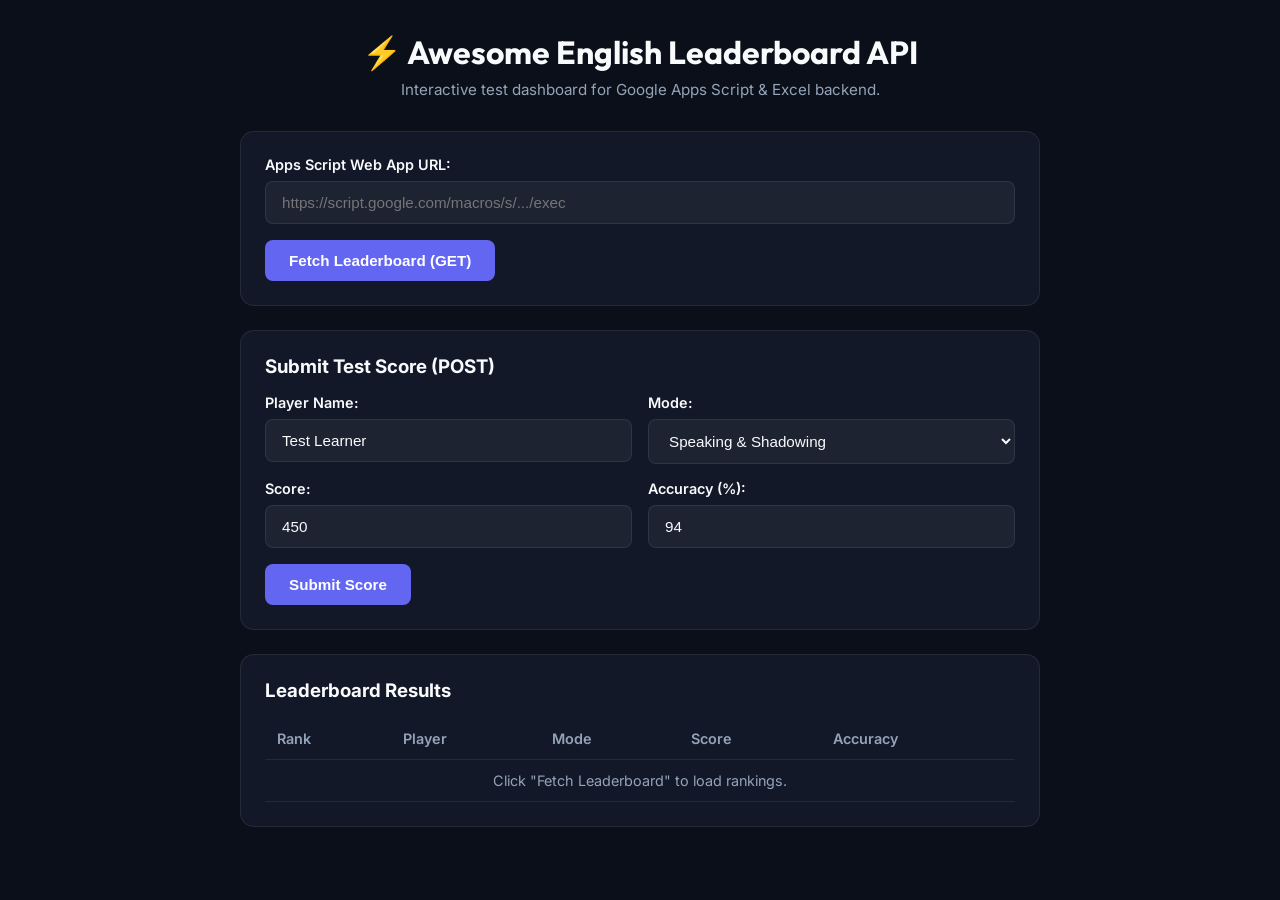
<file: tester.html>
<!DOCTYPE html>
<html lang="en">
<head>
  <meta charset="UTF-8">
  <meta name="viewport" content="width=device-width, initial-scale=1.0">
  <title>Awesome English Leaderboard API • Tester</title>
  <link rel="preconnect" href="https://fonts.googleapis.com">
  <link rel="preconnect" href="https://fonts.gstatic.com" crossorigin>
  <link href="https://fonts.googleapis.com/css2?family=Inter:wght@400;600;700&family=Outfit:wght@600;700;800&display=swap" rel="stylesheet">
  <style>
    :root {
      --bg: #0b0f19;
      --card: #121828;
      --border: rgba(255, 255, 255, 0.08);
      --primary: #6366f1;
      --text: #f8fafc;
      --text-muted: #94a3b8;
      --accent-green: #10b981;
    }
    * { box-sizing: border-box; margin: 0; padding: 0; }
    body {
      background: var(--bg);
      color: var(--text);
      font-family: 'Inter', sans-serif;
      padding: 2rem 1rem;
      min-height: 100vh;
    }
    .container { max-width: 800px; margin: 0 auto; }
    header { text-align: center; margin-bottom: 2rem; }
    h1 { font-family: 'Outfit', sans-serif; font-size: 2rem; margin-bottom: 0.5rem; }
    p { color: var(--text-muted); font-size: 0.95rem; }
    .card {
      background: var(--card);
      border: 1px solid var(--border);
      border-radius: 14px;
      padding: 1.5rem;
      margin-bottom: 1.5rem;
    }
    label { display: block; font-weight: 600; margin-bottom: 0.5rem; font-size: 0.9rem; }
    input, select {
      width: 100%;
      background: rgba(255, 255, 255, 0.05);
      border: 1px solid var(--border);
      padding: 0.75rem 1rem;
      border-radius: 8px;
      color: var(--text);
      outline: none;
      font-size: 0.95rem;
      margin-bottom: 1rem;
    }
    input:focus { border-color: var(--primary); }
    .btn {
      background: var(--primary);
      color: white;
      border: none;
      padding: 0.75rem 1.5rem;
      border-radius: 8px;
      font-weight: 600;
      cursor: pointer;
      font-size: 0.95rem;
      transition: opacity 0.2s;
    }
    .btn:hover { opacity: 0.9; }
    .btn-outline {
      background: transparent;
      border: 1px solid var(--border);
      color: var(--text);
      margin-left: 0.5rem;
    }
    table {
      width: 100%;
      border-collapse: collapse;
      margin-top: 1rem;
      font-size: 0.9rem;
    }
    th, td {
      padding: 0.75rem;
      border-bottom: 1px solid var(--border);
      text-align: left;
    }
    th { color: var(--text-muted); font-weight: 600; }
    .status { margin-top: 0.8rem; font-size: 0.9rem; font-weight: 500; }
    .success { color: var(--accent-green); }
    .error { color: #f43f5e; }
  </style>
</head>
<body>
  <div class="container">
    <header>
      <h1>⚡ Awesome English Leaderboard API</h1>
      <p>Interactive test dashboard for Google Apps Script & Excel backend.</p>
    </header>

    <div class="card">
      <label for="script-url">Apps Script Web App URL:</label>
      <input type="url" id="script-url" placeholder="https://script.google.com/macros/s/.../exec">
      <button class="btn" id="btn-fetch">Fetch Leaderboard (GET)</button>
      <span class="status" id="fetch-status"></span>
    </div>

    <div class="card">
      <h3>Submit Test Score (POST)</h3>
      <div style="display: grid; grid-template-columns: 1fr 1fr; gap: 1rem; margin-top: 1rem;">
        <div>
          <label for="player-name">Player Name:</label>
          <input type="text" id="player-name" value="Test Learner">
        </div>
        <div>
          <label for="game-mode">Mode:</label>
          <select id="game-mode">
            <option>Speaking & Shadowing</option>
            <option>Listening Dictation</option>
            <option>Vocabulary Collocations</option>
            <option>Murphy Grammar Quest</option>
          </select>
        </div>
      </div>
      <div style="display: grid; grid-template-columns: 1fr 1fr; gap: 1rem;">
        <div>
          <label for="player-score">Score:</label>
          <input type="number" id="player-score" value="450">
        </div>
        <div>
          <label for="player-acc">Accuracy (%):</label>
          <input type="number" id="player-acc" value="94">
        </div>
      </div>
      <button class="btn" id="btn-post">Submit Score</button>
      <span class="status" id="post-status"></span>
    </div>

    <div class="card">
      <h3>Leaderboard Results</h3>
      <table>
        <thead>
          <tr>
            <th>Rank</th>
            <th>Player</th>
            <th>Mode</th>
            <th>Score</th>
            <th>Accuracy</th>
          </tr>
        </thead>
        <tbody id="leaderboard-body">
          <tr><td colspan="5" style="color: var(--text-muted); text-align: center;">Click "Fetch Leaderboard" to load rankings.</td></tr>
        </tbody>
      </table>
    </div>
  </div>

  <script>
    const urlInput = document.getElementById('script-url');
    urlInput.value = localStorage.getItem('test_appscript_url') || '';

    document.getElementById('btn-fetch').addEventListener('click', async () => {
      const url = urlInput.value.trim();
      if (!url) return alert('Please enter Apps Script URL.');
      localStorage.setItem('test_appscript_url', url);

      const status = document.getElementById('fetch-status');
      status.textContent = 'Fetching...';
      status.className = 'status';

      try {
        const res = await fetch(url + '?action=leaderboard');
        const json = await res.json();
        const tbody = document.getElementById('leaderboard-body');
        tbody.innerHTML = '';

        if (!json.data || json.data.length === 0) {
          tbody.innerHTML = '<tr><td colspan="5" style="text-align:center;">No data found in spreadsheet.</td></tr>';
        } else {
          json.data.forEach((r, idx) => {
            const tr = document.createElement('tr');
            tr.innerHTML = `
              <td>${idx + 1}</td>
              <td><strong>${r.playerName}</strong></td>
              <td>${r.gameMode}</td>
              <td style="color:#818cf8; font-weight:700;">${r.score}</td>
              <td>${r.accuracy}%</td>
            `;
            tbody.appendChild(tr);
          });
        }
        status.textContent = '✓ Data loaded!';
        status.className = 'status success';
      } catch (err) {
        status.textContent = '✗ Error: ' + err.message;
        status.className = 'status error';
      }
    });

    document.getElementById('btn-post').addEventListener('click', async () => {
      const url = urlInput.value.trim();
      if (!url) return alert('Please enter Apps Script URL.');
      localStorage.setItem('test_appscript_url', url);

      const status = document.getElementById('post-status');
      status.textContent = 'Submitting...';
      status.className = 'status';

      const payload = {
        playerName: document.getElementById('player-name').value,
        gameMode: document.getElementById('game-mode').value,
        score: Number(document.getElementById('player-score').value),
        accuracy: Number(document.getElementById('player-acc').value),
        level: 1,
        notes: 'Submitted from API Tester'
      };

      try {
        await fetch(url, {
          method: 'POST',
          mode: 'no-cors',
          headers: { 'Content-Type': 'application/json' },
          body: JSON.stringify(payload)
        });
        status.textContent = '✓ Submitted to Google Sheets / Excel!';
        status.className = 'status success';
        setTimeout(() => document.getElementById('btn-fetch').click(), 1000);
      } catch (err) {
        status.textContent = '✗ Error: ' + err.message;
        status.className = 'status error';
      }
    });
  </script>
</body>
</html>
</file>
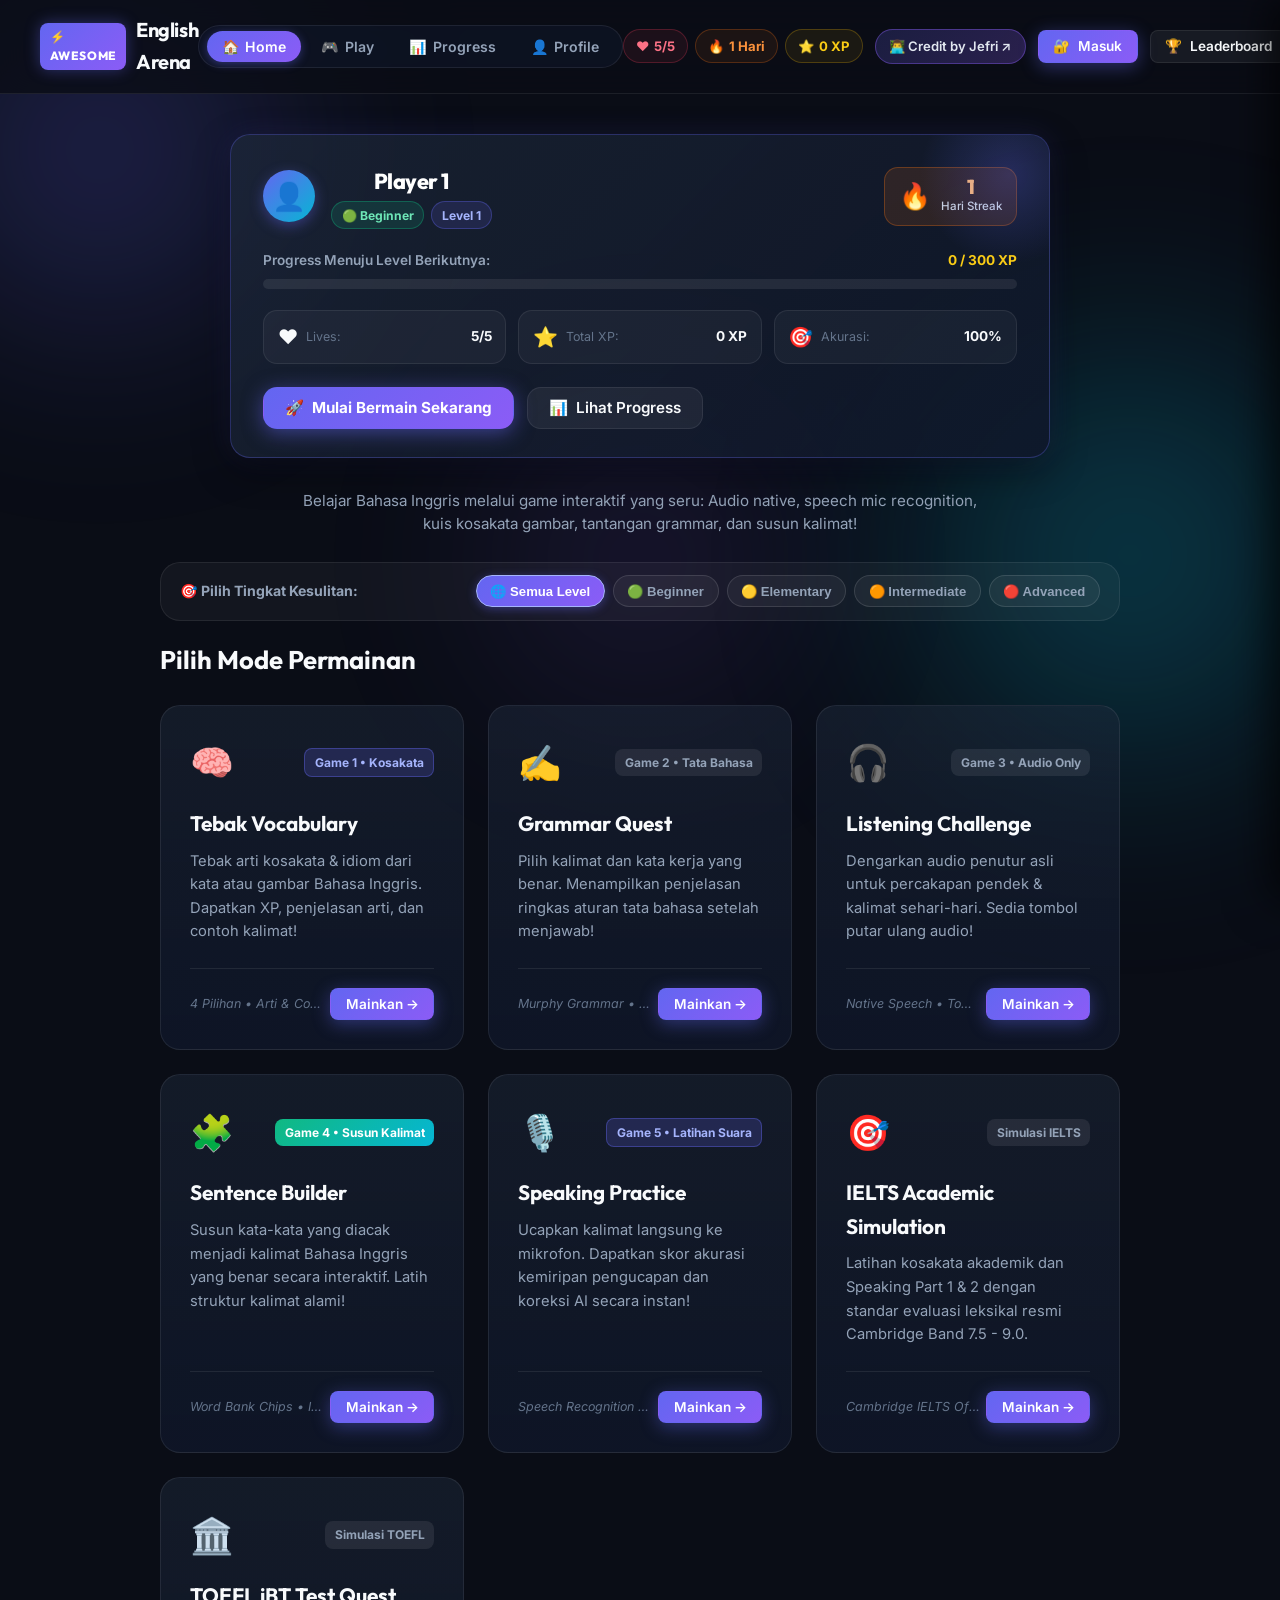
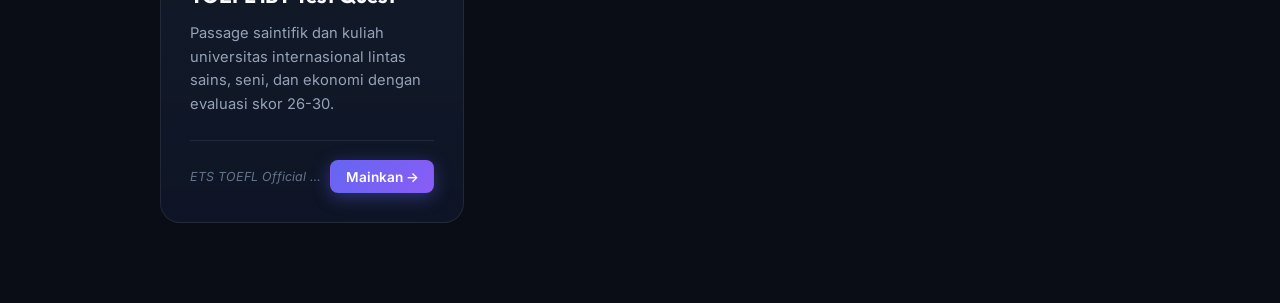
<file: game/canvas.html>
<!DOCTYPE html>
<html lang="en">
<head>
  <meta charset="UTF-8">
  <meta name="viewport" content="width=device-width, initial-scale=1.0, viewport-fit=cover">
  <meta name="description" content="Awesome English Arena - Interactive English Learning Game featuring Voice Shadowing with Mic, Listening Dictation, Grammar Quest, Smart AI Teacher & Examiner, and Live Global Leaderboard.">
  <meta name="keywords" content="English learning game, shadowing speaking, speech recognition mic, AI English teacher, cloud leaderboard, awesome english">
  <meta name="author" content="Build With Jefri - Awesome English">
  <title>Awesome English Arena | Voice Shadowing & AI English Challenge</title>
  
  <!-- Google Fonts: Outfit & Inter -->
  <link rel="preconnect" href="https://fonts.googleapis.com">
  <link rel="preconnect" href="https://fonts.gstatic.com" crossorigin>
  <link href="https://fonts.googleapis.com/css2?family=Inter:wght@300;400;500;600;700&family=Outfit:wght@500;600;700;800;900&display=swap" rel="stylesheet">
  
  <!-- Stylesheet -->
  <style>
/* ==========================================================================
   AWESOME ENGLISH ARENA - MODERN PREMIUM DESIGN SYSTEM
   Dark Glassmorphism, Neon Accents, Fluid Typography, Micro-animations
   ========================================================================== */

:root {
  /* Color Tokens */
  --bg-main: #0a0d16;
  --bg-card: rgba(18, 24, 40, 0.75);
  --bg-card-hover: rgba(28, 38, 64, 0.85);
  --bg-glass: rgba(255, 255, 255, 0.04);
  --border-glass: rgba(255, 255, 255, 0.08);
  --border-active: rgba(99, 102, 241, 0.5);

  --text-primary: #f8fafc;
  --text-secondary: #94a3b8;
  --text-muted: #64748b;
  --text-inverse: #090d16;

  /* Accent & Gradients */
  --primary: #6366f1;
  --primary-hover: #4f46e5;
  --primary-glow: rgba(99, 102, 241, 0.4);
  
  --secondary: #06b6d4;
  --secondary-glow: rgba(6, 182, 212, 0.35);

  --accent-emerald: #10b981;
  --accent-amber: #f59e0b;
  --accent-rose: #f43f5e;
  --accent-violet: #8b5cf6;

  --grad-hero: linear-gradient(135deg, #a855f7 0%, #6366f1 50%, #06b6d4 100%);
  --grad-card: linear-gradient(180deg, rgba(30, 41, 59, 0.5) 0%, rgba(15, 23, 42, 0.8) 100%);
  --grad-button: linear-gradient(135deg, #6366f1, #8b5cf6);

  /* Elevation & Shadows */
  --shadow-sm: 0 4px 12px rgba(0, 0, 0, 0.25);
  --shadow-md: 0 8px 24px rgba(0, 0, 0, 0.35);
  --shadow-glow: 0 0 35px var(--primary-glow);
  --shadow-mic: 0 0 30px rgba(244, 63, 94, 0.5);

  /* Fonts */
  --font-heading: 'Outfit', -apple-system, BlinkMacSystemFont, sans-serif;
  --font-body: 'Inter', -apple-system, BlinkMacSystemFont, sans-serif;
  
  /* Radii */
  --radius-sm: 8px;
  --radius-md: 14px;
  --radius-lg: 20px;
  --radius-full: 9999px;

  /* Transitions */
  --trans-fast: 0.18s ease;
  --trans-normal: 0.28s cubic-bezier(0.16, 1, 0.3, 1);
}

/* --------------------------------------------------------------------------
   RESET & BASE STYLES
   -------------------------------------------------------------------------- */
*, *::before, *::after {
  box-sizing: border-box;
  margin: 0;
  padding: 0;
}

/* Fast Tap Response for All Touch Devices (Eliminates 300ms mobile touch delay) */
button, a, input, select, textarea, .btn, .mode-card, .btn-option, .btn-mic, .user-pill {
  touch-action: manipulation;
}

/* Content Visibility on inactive sections - Skips browser layout engine cost for hidden views */
.view-section:not(.active) {
  content-visibility: hidden;
}

html {
  font-size: 16px;
  scroll-behavior: smooth;
  -webkit-text-size-adjust: 100%;
}

body {
  background-color: var(--bg-main);
  color: var(--text-primary);
  font-family: var(--font-body);
  line-height: 1.6;
  min-height: 100vh;
  position: relative;
  overflow-x: hidden;
  -webkit-font-smoothing: antialiased;
}

/* Ambient Background Lights - Hardware Accelerated */
.bg-glow {
  position: fixed;
  border-radius: 50%;
  filter: blur(100px);
  pointer-events: none;
  z-index: 0;
  opacity: 0.35;
  transform: translateZ(0);
  will-change: transform;
}

.bg-glow-1 {
  width: 500px;
  height: 500px;
  background: radial-gradient(circle, #6366f1, transparent 70%);
  top: -100px;
  left: -150px;
}

.bg-glow-2 {
  width: 600px;
  height: 600px;
  background: radial-gradient(circle, #06b6d4, transparent 70%);
  bottom: 5%;
  right: -150px;
}

.bg-glow-3 {
  width: 400px;
  height: 400px;
  background: radial-gradient(circle, #8b5cf6, transparent 70%);
  top: 40%;
  left: 50%;
  transform: translateX(-50%);
  opacity: 0.2;
}

/* --------------------------------------------------------------------------
   NAVBAR
   -------------------------------------------------------------------------- */
.navbar {
  position: sticky;
  top: 0;
  z-index: 100;
  backdrop-filter: blur(18px);
  -webkit-backdrop-filter: blur(18px);
  background: rgba(10, 13, 22, 0.8);
  border-bottom: 1px solid var(--border-glass);
  padding: 0.9rem 1.5rem;
}

.nav-container {
  max-width: 1200px;
  margin: 0 auto;
  display: flex;
  align-items: center;
  justify-content: space-between;
}

.nav-logo {
  display: flex;
  align-items: center;
  gap: 0.6rem;
  cursor: pointer;
  user-select: none;
}

.logo-badge {
  font-family: var(--font-heading);
  font-size: 0.75rem;
  font-weight: 800;
  letter-spacing: 0.05em;
  padding: 0.25rem 0.6rem;
  background: var(--grad-button);
  color: #fff;
  border-radius: var(--radius-sm);
  box-shadow: 0 0 15px var(--primary-glow);
}

.logo-title {
  font-family: var(--font-heading);
  font-size: 1.25rem;
  font-weight: 700;
  color: var(--text-primary);
  letter-spacing: -0.02em;
}

.nav-actions {
  display: flex;
  align-items: center;
  gap: 0.75rem;
}

.mobile-nav-controls {
  display: none;
}

/* --------------------------------------------------------------------------
   MOBILE SLIDE-OUT DRAWER & HAMBURGER
   -------------------------------------------------------------------------- */
.drawer-overlay {
  position: fixed;
  inset: 0;
  background: rgba(0, 0, 0, 0.75);
  backdrop-filter: blur(8px);
  -webkit-backdrop-filter: blur(8px);
  z-index: 1000;
  transition: opacity var(--trans-normal);
}

.mobile-drawer {
  position: fixed;
  top: 0;
  right: 0;
  bottom: 0;
  width: 320px;
  max-width: 86vw;
  background: rgba(12, 16, 28, 0.98);
  border-left: 1px solid var(--border-glass);
  z-index: 1001;
  display: flex;
  flex-direction: column;
  box-shadow: -10px 0 40px rgba(0, 0, 0, 0.7);
  transform: translateX(100%);
  transition: transform 0.3s cubic-bezier(0.16, 1, 0.3, 1);
}

.mobile-drawer.open {
  transform: translateX(0);
}

.drawer-header {
  display: flex;
  align-items: center;
  justify-content: space-between;
  padding: 1rem 1.2rem;
  border-bottom: 1px solid var(--border-glass);
}

.drawer-brand {
  display: flex;
  align-items: center;
  gap: 0.5rem;
}

.drawer-title {
  font-family: var(--font-heading);
  font-size: 1.05rem;
  font-weight: 700;
  color: var(--text-primary);
}

.btn-close-drawer {
  background: rgba(255, 255, 255, 0.06);
  border: 1px solid var(--border-glass);
  color: var(--text-secondary);
  font-size: 1.4rem;
  width: 36px;
  height: 36px;
  border-radius: var(--radius-sm);
  display: flex;
  align-items: center;
  justify-content: center;
  cursor: pointer;
  transition: all var(--trans-fast);
  line-height: 1;
}

.btn-close-drawer:hover, .btn-close-drawer:active {
  background: rgba(244, 63, 94, 0.2);
  color: #fff;
  border-color: var(--accent-rose);
}

.drawer-body {
  flex: 1;
  overflow-y: auto;
  -webkit-overflow-scrolling: touch;
  padding: 1.2rem 1.1rem;
  display: flex;
  flex-direction: column;
  gap: 1.25rem;
}

/* Profile Box in Drawer */
.drawer-profile-box {
  background: linear-gradient(135deg, rgba(30, 41, 59, 0.75) 0%, rgba(15, 23, 42, 0.9) 100%);
  border: 1px solid rgba(99, 102, 241, 0.3);
  border-radius: var(--radius-md);
  padding: 1rem;
  display: flex;
  flex-direction: column;
  gap: 0.85rem;
}

.drawer-profile-top {
  display: flex;
  align-items: center;
  gap: 0.75rem;
}

.drawer-profile-avatar {
  width: 44px;
  height: 44px;
  border-radius: 50%;
  background: rgba(99, 102, 241, 0.25);
  border: 1px solid var(--primary);
  display: flex;
  align-items: center;
  justify-content: center;
  font-size: 1.3rem;
  flex-shrink: 0;
}

.drawer-profile-meta {
  flex: 1;
  min-width: 0;
}

.drawer-profile-name {
  font-weight: 700;
  font-size: 0.95rem;
  color: var(--text-primary);
  white-space: nowrap;
  overflow: hidden;
  text-overflow: ellipsis;
}

.drawer-profile-badges {
  display: flex;
  align-items: center;
  gap: 0.4rem;
  margin-top: 0.25rem;
}

.drawer-score-pill {
  background: rgba(245, 158, 11, 0.15);
  color: #fbbf24;
  border: 1px solid rgba(245, 158, 11, 0.3);
  font-size: 0.76rem;
  font-weight: 700;
  padding: 0.15rem 0.5rem;
  border-radius: var(--radius-full);
}

.drawer-lvl-pill {
  background: rgba(16, 185, 129, 0.15);
  color: #34d399;
  border: 1px solid rgba(16, 185, 129, 0.3);
  font-size: 0.76rem;
  font-weight: 700;
  padding: 0.15rem 0.5rem;
  border-radius: var(--radius-full);
}

.btn-drawer-action {
  font-size: 0.88rem;
  padding: 0.65rem;
}

.btn-danger-outline {
  background: rgba(244, 63, 94, 0.15);
  border: 1px solid rgba(244, 63, 94, 0.4);
  color: #fecdd3;
  border-radius: var(--radius-md);
  cursor: pointer;
  font-weight: 600;
  transition: all var(--trans-fast);
  display: flex;
  align-items: center;
  justify-content: center;
}

.btn-danger-outline:hover {
  background: rgba(244, 63, 94, 0.3);
  color: #fff;
  border-color: #f43f5e;
}

/* Nav items inside Drawer */
.drawer-nav-menu {
  display: flex;
  flex-direction: column;
  gap: 0.5rem;
}

.drawer-menu-btn {
  width: 100%;
  display: flex;
  align-items: center;
  gap: 0.75rem;
  background: rgba(255, 255, 255, 0.04);
  border: 1px solid var(--border-glass);
  border-radius: var(--radius-md);
  padding: 0.8rem 1rem;
  color: var(--text-primary);
  font-size: 0.92rem;
  font-weight: 600;
  cursor: pointer;
  text-decoration: none;
  transition: all var(--trans-fast);
  touch-action: manipulation;
}

.drawer-menu-btn:hover, .drawer-menu-btn:active {
  background: rgba(99, 102, 241, 0.15);
  border-color: var(--primary);
  color: #fff;
  transform: translateX(4px);
}

.drawer-menu-icon {
  font-size: 1.15rem;
  flex-shrink: 0;
}

.drawer-menu-text {
  flex: 1;
  text-align: left;
}

.drawer-menu-arrow {
  color: var(--text-muted);
  font-size: 0.9rem;
}

.drawer-credit-btn {
  background: linear-gradient(135deg, rgba(99, 102, 241, 0.15), rgba(139, 92, 246, 0.2));
  border-color: rgba(139, 92, 246, 0.35);
}

/* Drawer WhatsApp Card */
.drawer-wa-card {
  background: rgba(37, 211, 102, 0.08);
  border: 1px solid rgba(37, 211, 102, 0.25);
  border-radius: var(--radius-md);
  padding: 1rem;
  text-align: center;
  margin-top: auto;
}

.drawer-wa-heading {
  font-size: 0.84rem;
  font-weight: 700;
  color: #34d399;
  margin-bottom: 0.3rem;
}

.drawer-wa-sub {
  font-size: 0.78rem;
  color: var(--text-secondary);
  margin-bottom: 0.75rem;
  line-height: 1.4;
}

.btn-wa-drawer {
  width: 100%;
  background: linear-gradient(135deg, #25D366, #128C7E);
  color: #fff !important;
  font-weight: 700;
  font-size: 0.85rem;
  padding: 0.6rem 0.8rem;
  border-radius: var(--radius-md);
  text-decoration: none;
  display: inline-flex;
  align-items: center;
  justify-content: center;
  gap: 0.5rem;
  box-shadow: 0 4px 12px rgba(37, 211, 102, 0.3);
  transition: all var(--trans-fast);
  touch-action: manipulation;
}

.btn-wa-drawer:hover {
  background: linear-gradient(135deg, #2bf075, #15a594);
  transform: translateY(-1px);
}

.drawer-footer {
  padding: 0.75rem 1rem;
  border-top: 1px solid var(--border-glass);
  font-size: 0.72rem;
  color: var(--text-muted);
  text-align: center;
}

/* Hamburger Button */
.btn-hamburger {
  width: 40px;
  height: 40px;
  background: rgba(255, 255, 255, 0.06);
  border: 1px solid var(--border-glass);
  border-radius: var(--radius-md);
  display: flex;
  flex-direction: column;
  justify-content: center;
  align-items: center;
  gap: 5px;
  cursor: pointer;
  transition: all var(--trans-fast);
  padding: 0;
  touch-action: manipulation;
}

.btn-hamburger:hover, .btn-hamburger:active {
  background: rgba(99, 102, 241, 0.2);
  border-color: var(--primary);
  transform: scale(1.05);
}

.hamburger-line {
  width: 20px;
  height: 2px;
  background-color: var(--text-primary);
  border-radius: 2px;
  transition: all var(--trans-fast);
}

.mobile-user-chip {
  display: inline-flex;
  align-items: center;
  gap: 0.35rem;
  background: rgba(245, 158, 11, 0.15);
  border: 1px solid rgba(245, 158, 11, 0.35);
  color: #fbbf24;
  font-size: 0.78rem;
  font-weight: 700;
  padding: 0.25rem 0.55rem;
  border-radius: var(--radius-full);
  max-width: 110px;
  white-space: nowrap;
  overflow: hidden;
  text-overflow: ellipsis;
}

/* --------------------------------------------------------------------------
   LEVEL DIFFICULTY FILTER BAR
   -------------------------------------------------------------------------- */
.level-filter-container {
  display: flex;
  align-items: center;
  justify-content: space-between;
  flex-wrap: wrap;
  gap: 0.75rem;
  margin: 1.5rem 0 1.2rem 0;
  padding: 0.8rem 1.2rem;
  background: var(--bg-glass);
  border: 1px solid var(--border-glass);
  border-radius: var(--radius-lg);
  backdrop-filter: blur(16px);
}

.level-filter-title {
  font-size: 0.88rem;
  font-weight: 700;
  color: var(--text-secondary);
  display: flex;
  align-items: center;
  gap: 0.4rem;
}

.level-filter-pills {
  display: flex;
  align-items: center;
  gap: 0.5rem;
  flex-wrap: wrap;
}

.btn-level-pill {
  background: rgba(255, 255, 255, 0.05);
  border: 1px solid rgba(255, 255, 255, 0.12);
  color: var(--text-secondary);
  padding: 0.45rem 0.85rem;
  border-radius: 9999px;
  font-size: 0.82rem;
  font-weight: 600;
  cursor: pointer;
  transition: all var(--trans-fast);
  touch-action: manipulation;
}

.btn-level-pill:hover {
  background: rgba(255, 255, 255, 0.12);
  color: var(--text-primary);
}

.btn-level-pill.active {
  background: linear-gradient(135deg, #6366f1, #8b5cf6);
  border-color: #a5b4fc;
  color: #fff;
  box-shadow: 0 2px 10px rgba(99, 102, 241, 0.4);
}

/* --------------------------------------------------------------------------
   BUTTONS
   -------------------------------------------------------------------------- */
.btn {
  font-family: var(--font-body);
  font-size: 0.95rem;
  font-weight: 600;
  padding: 0.65rem 1.3rem;
  border-radius: var(--radius-md);
  border: 1px solid transparent;
  cursor: pointer;
  display: inline-flex;
  align-items: center;
  justify-content: center;
  gap: 0.5rem;
  transition: all var(--trans-normal);
  text-decoration: none;
  user-select: none;
}

.btn:active {
  transform: scale(0.97);
}

.btn-primary {
  background: var(--grad-button);
  color: #fff;
  box-shadow: 0 4px 18px var(--primary-glow);
}

.btn-primary:hover {
  filter: brightness(1.12);
  box-shadow: 0 6px 24px rgba(99, 102, 241, 0.6);
  transform: translateY(-2px);
}

.btn-secondary {
  background: rgba(255, 255, 255, 0.06);
  color: var(--text-primary);
  border: 1px solid var(--border-glass);
}

.btn-secondary:hover {
  background: rgba(255, 255, 255, 0.12);
  border-color: rgba(255, 255, 255, 0.2);
}

.btn-ghost {
  background: transparent;
  color: var(--text-secondary);
}

.btn-ghost:hover {
  color: var(--text-primary);
  background: rgba(255, 255, 255, 0.05);
}

.btn-outline {
  background: transparent;
  color: var(--primary);
  border: 1px solid var(--border-active);
}

.btn-outline:hover {
  background: rgba(99, 102, 241, 0.1);
  color: #fff;
}

.btn-sm {
  font-size: 0.85rem;
  padding: 0.45rem 0.9rem;
  border-radius: var(--radius-sm);
}

.btn-block {
  width: 100%;
}

.btn-icon-only {
  background: rgba(255, 255, 255, 0.06);
  border: 1px solid var(--border-glass);
  color: var(--text-primary);
  width: 38px;
  height: 38px;
  border-radius: var(--radius-md);
  padding: 0;
  display: inline-flex;
  align-items: center;
  justify-content: center;
  cursor: pointer;
  font-size: 1.1rem;
  transition: all var(--trans-fast);
}

.btn-icon-only:hover {
  background: rgba(255, 255, 255, 0.12);
  transform: rotate(30deg);
}

/* --------------------------------------------------------------------------
   LAYOUT & VIEWS
   -------------------------------------------------------------------------- */
.main-layout {
  position: relative;
  z-index: 10;
  max-width: 1200px;
  margin: 0 auto;
  padding: 2.5rem 1.5rem 5rem 1.5rem;
}

.view-section {
  display: none;
  animation: fadeIn 0.35s cubic-bezier(0.16, 1, 0.3, 1) forwards;
}

.view-section.active {
  display: block;
}

@keyframes fadeIn {
  from {
    opacity: 0;
    transform: translateY(14px);
  }
  to {
    opacity: 1;
    transform: translateY(0);
  }
}

/* --------------------------------------------------------------------------
   HERO / LANDING VIEW
   -------------------------------------------------------------------------- */
.hero-content {
  text-align: center;
  max-width: 960px;
  margin: 0 auto;
}

.pill-badge {
  display: inline-flex;
  align-items: center;
  gap: 0.5rem;
  background: rgba(99, 102, 241, 0.12);
  border: 1px solid rgba(99, 102, 241, 0.3);
  color: #c7d2fe;
  font-size: 0.85rem;
  font-weight: 500;
  padding: 0.35rem 0.9rem;
  border-radius: var(--radius-full);
  margin-bottom: 1.5rem;
}

.pill-dot {
  width: 8px;
  height: 8px;
  background-color: var(--accent-emerald);
  border-radius: 50%;
  box-shadow: 0 0 10px var(--accent-emerald);
  animation: pulseDot 2s infinite;
}

@keyframes pulseDot {
  0%, 100% { transform: scale(1); opacity: 1; }
  50% { transform: scale(1.3); opacity: 0.6; }
}

.hero-headline {
  font-family: var(--font-heading);
  font-size: clamp(2.2rem, 5vw, 3.8rem);
  font-weight: 800;
  line-height: 1.15;
  letter-spacing: -0.03em;
  margin-bottom: 1.3rem;
}

.gradient-text {
  background: var(--grad-hero);
  -webkit-background-clip: text;
  -webkit-text-fill-color: transparent;
  display: inline-block;
}

.hero-subline {
  font-size: clamp(1rem, 2vw, 1.2rem);
  color: var(--text-secondary);
  line-height: 1.7;
  max-width: 780px;
  margin: 0 auto 2.5rem auto;
}

.stats-row {
  display: grid;
  grid-template-columns: repeat(auto-fit, minmax(170px, 1fr));
  gap: 1rem;
  margin-bottom: 3.5rem;
}

.stat-card {
  background: var(--bg-card);
  border: 1px solid var(--border-glass);
  backdrop-filter: blur(12px);
  padding: 1.2rem 1rem;
  border-radius: var(--radius-md);
  display: flex;
  flex-direction: column;
  align-items: center;
  transition: transform var(--trans-normal);
}

.stat-card:hover {
  transform: translateY(-4px);
  border-color: var(--border-active);
}

.stat-number {
  font-family: var(--font-heading);
  font-size: 1.7rem;
  font-weight: 800;
  color: var(--text-primary);
  margin-bottom: 0.2rem;
}

.stat-label {
  font-size: 0.85rem;
  color: var(--text-muted);
  font-weight: 500;
}

/* --------------------------------------------------------------------------
   LANGUAGE DIRECTION SWITCHER (Dua Arah: ID -> EN & EN -> ID)
   -------------------------------------------------------------------------- */
.lang-direction-wrapper {
  background: rgba(15, 23, 42, 0.7);
  border: 1px solid var(--border-glass);
  backdrop-filter: blur(14px);
  border-radius: var(--radius-lg);
  padding: 1.2rem 1.5rem;
  margin-bottom: 2.2rem;
  text-align: left;
}

.lang-direction-title {
  font-family: var(--font-heading);
  font-size: 0.95rem;
  font-weight: 700;
  color: #c7d2fe;
  margin-bottom: 0.8rem;
  text-transform: uppercase;
  letter-spacing: 0.04em;
}

.lang-direction-group {
  display: flex;
  gap: 0.8rem;
  flex-wrap: wrap;
}

.btn-lang-dir {
  flex: 1;
  min-width: 260px;
  background: rgba(255, 255, 255, 0.04);
  border: 1px solid var(--border-glass);
  color: var(--text-secondary);
  padding: 0.85rem 1.2rem;
  border-radius: var(--radius-md);
  font-family: var(--font-body);
  font-size: 0.92rem;
  font-weight: 600;
  cursor: pointer;
  display: flex;
  align-items: center;
  justify-content: center;
  gap: 0.5rem;
  transition: all var(--trans-normal);
}

.btn-lang-dir:hover {
  background: rgba(255, 255, 255, 0.08);
  color: var(--text-primary);
  border-color: rgba(99, 102, 241, 0.4);
}

.btn-lang-dir.active {
  background: linear-gradient(135deg, rgba(99, 102, 241, 0.25), rgba(6, 182, 212, 0.25));
  border-color: var(--primary);
  color: #fff;
  box-shadow: 0 0 20px var(--primary-glow);
}

/* Direction Pill in HUD */
.dir-pill {
  font-size: 0.8rem;
  font-weight: 700;
  color: #67e8f9;
  background: rgba(6, 182, 212, 0.15);
  border: 1px solid rgba(6, 182, 212, 0.35);
  padding: 0.25rem 0.65rem;
  border-radius: var(--radius-full);
}

/* Modal Tabs */
.modal-tabs {
  display: flex;
  gap: 0.5rem;
  border-bottom: 1px solid var(--border-glass);
  padding-bottom: 0.8rem;
  margin-bottom: 1.2rem;
}

.modal-tab-btn {
  background: transparent;
  border: none;
  color: var(--text-muted);
  font-family: var(--font-body);
  font-size: 0.95rem;
  font-weight: 600;
  padding: 0.5rem 1rem;
  border-radius: var(--radius-sm);
  cursor: pointer;
  transition: all var(--trans-fast);
}

.modal-tab-btn:hover {
  color: var(--text-primary);
  background: rgba(255, 255, 255, 0.05);
}

.modal-tab-btn.active {
  color: #fff;
  background: rgba(99, 102, 241, 0.2);
  border-bottom: 2px solid var(--primary);
}

.section-title {
  font-family: var(--font-heading);
  font-size: 1.6rem;
  font-weight: 700;
  text-align: left;
  margin-bottom: 1.5rem;
  display: flex;
  align-items: center;
  gap: 0.5rem;
}

/* --------------------------------------------------------------------------
   MODE CARDS GRID
   -------------------------------------------------------------------------- */
.modes-grid {
  display: grid;
  grid-template-columns: repeat(auto-fit, minmax(280px, 1fr));
  gap: 1.5rem;
  text-align: left;
}

.mode-card {
  background: var(--grad-card);
  border: 1px solid var(--border-glass);
  border-radius: var(--radius-lg);
  padding: 1.8rem;
  display: flex;
  flex-direction: column;
  justify-content: space-between;
  backdrop-filter: blur(16px);
  transition: all var(--trans-normal);
  position: relative;
  overflow: hidden;
}

.mode-card::before {
  content: '';
  position: absolute;
  top: 0;
  left: 0;
  right: 0;
  height: 3px;
  background: var(--grad-hero);
  opacity: 0;
  transition: opacity var(--trans-fast);
}

.mode-card:hover {
  transform: translateY(-6px);
  border-color: var(--border-active);
  box-shadow: var(--shadow-glow);
}

.mode-card:hover::before {
  opacity: 1;
}

.mode-header {
  display: flex;
  align-items: center;
  justify-content: space-between;
  margin-bottom: 1rem;
}

.mode-icon {
  font-size: 2.2rem;
}

.mode-tag {
  font-size: 0.75rem;
  font-weight: 700;
  padding: 0.25rem 0.6rem;
  border-radius: var(--radius-sm);
  background: rgba(255, 255, 255, 0.08);
  color: var(--text-secondary);
}

.tag-popular {
  background: rgba(99, 102, 241, 0.2);
  color: #a5b4fc;
  border: 1px solid rgba(99, 102, 241, 0.4);
}

.mode-title {
  font-family: var(--font-heading);
  font-size: 1.3rem;
  font-weight: 700;
  margin-bottom: 0.6rem;
  color: var(--text-primary);
}

.mode-desc {
  font-size: 0.92rem;
  color: var(--text-secondary);
  line-height: 1.6;
  margin-bottom: 1.5rem;
  flex-grow: 1;
}

.mode-footer {
  display: flex;
  align-items: center;
  justify-content: space-between;
  padding-top: 1.2rem;
  border-top: 1px solid var(--border-glass);
}

.mode-source {
  font-size: 0.78rem;
  color: var(--text-muted);
  font-style: italic;
  max-width: 55%;
  overflow: hidden;
  text-overflow: ellipsis;
  white-space: nowrap;
}

/* --------------------------------------------------------------------------
   GAME HUD & ARENA
   -------------------------------------------------------------------------- */
.game-container {
  max-width: 820px;
  margin: 0 auto;
}

.game-hud {
  display: flex;
  align-items: center;
  justify-content: space-between;
  background: var(--bg-card);
  border: 1px solid var(--border-glass);
  backdrop-filter: blur(14px);
  padding: 0.85rem 1.2rem;
  border-radius: var(--radius-md);
  margin-bottom: 1.5rem;
}

.hud-left {
  display: flex;
  align-items: center;
  gap: 1rem;
}

.mode-pill {
  font-size: 0.85rem;
  font-weight: 600;
  color: var(--text-primary);
  background: rgba(99, 102, 241, 0.18);
  border: 1px solid rgba(99, 102, 241, 0.35);
  padding: 0.25rem 0.75rem;
  border-radius: var(--radius-full);
}

.hud-stats {
  display: flex;
  align-items: center;
  gap: 1.2rem;
}

.hud-item {
  display: flex;
  align-items: center;
  gap: 0.4rem;
}

.hud-val {
  font-family: var(--font-heading);
  font-weight: 700;
  font-size: 1.05rem;
}

/* --------------------------------------------------------------------------
   CHALLENGE CARD
   -------------------------------------------------------------------------- */
.challenge-card {
  background: var(--grad-card);
  border: 1px solid var(--border-glass);
  border-radius: var(--radius-lg);
  padding: 2.2rem;
  box-shadow: var(--shadow-md);
  backdrop-filter: blur(16px);
  position: relative;
}

.challenge-meta {
  display: flex;
  gap: 0.6rem;
  margin-bottom: 1rem;
}

.meta-badge {
  font-size: 0.75rem;
  font-weight: 600;
  text-transform: uppercase;
  letter-spacing: 0.05em;
  padding: 0.25rem 0.6rem;
  border-radius: var(--radius-sm);
  background: rgba(255, 255, 255, 0.07);
  color: var(--text-secondary);
}

.meta-level {
  background: rgba(16, 185, 129, 0.15);
  color: #6ee7b7;
  border: 1px solid rgba(16, 185, 129, 0.3);
}

.challenge-instruction {
  font-size: 1.05rem;
  font-weight: 500;
  color: var(--text-secondary);
  margin-bottom: 1.5rem;
  line-height: 1.5;
}

.prompt-box {
  background: rgba(10, 14, 26, 0.7);
  border: 1px solid var(--border-glass);
  border-left: 4px solid var(--primary);
  border-radius: var(--radius-md);
  padding: 1.5rem;
  margin-bottom: 1.8rem;
}

.prompt-text {
  font-family: var(--font-heading);
  font-size: 1.6rem;
  font-weight: 700;
  color: var(--text-primary);
  margin-bottom: 0.5rem;
  letter-spacing: -0.01em;
}

.prompt-phonetic {
  font-family: monospace;
  font-size: 0.95rem;
  color: #a5b4fc;
  margin-bottom: 0.6rem;
}

.prompt-translation {
  font-size: 0.92rem;
  color: var(--text-muted);
  font-style: italic;
}

/* Audio Controls & Symmetrical Grid */
.audio-controls {
  display: flex;
  flex-direction: column;
  gap: 0.75rem;
  margin-bottom: 1.8rem;
  width: 100%;
}

.btn-audio {
  width: 100%;
  background: linear-gradient(135deg, rgba(99, 102, 241, 0.2), rgba(139, 92, 246, 0.25));
  color: #e0e7ff;
  border: 1px solid rgba(99, 102, 241, 0.45);
  padding: 0.75rem 1.2rem;
  border-radius: var(--radius-md);
  font-weight: 700;
  font-size: 0.95rem;
  cursor: pointer;
  display: flex;
  align-items: center;
  justify-content: center;
  gap: 0.6rem;
  transition: all var(--trans-fast);
  box-shadow: 0 4px 14px rgba(0, 0, 0, 0.2);
}

.btn-audio:hover {
  background: linear-gradient(135deg, rgba(99, 102, 241, 0.35), rgba(139, 92, 246, 0.4));
  transform: translateY(-1px);
  color: #fff;
  border-color: rgba(99, 102, 241, 0.7);
  box-shadow: 0 6px 20px rgba(99, 102, 241, 0.3);
}

.audio-settings-grid {
  display: grid;
  grid-template-columns: 1fr 1fr;
  gap: 0.65rem;
  width: 100%;
}

.audio-control-card {
  display: flex;
  flex-direction: column;
  gap: 0.25rem;
  background: rgba(15, 23, 42, 0.7);
  border: 1px solid var(--border-glass);
  border-radius: var(--radius-md);
  padding: 0.5rem 0.75rem;
  transition: border-color var(--trans-fast);
}

.audio-control-card:focus-within {
  border-color: rgba(99, 102, 241, 0.5);
}

.audio-control-label {
  font-size: 0.72rem;
  font-weight: 700;
  color: #94a3b8;
  text-transform: uppercase;
  letter-spacing: 0.04em;
  display: flex;
  align-items: center;
  gap: 0.3rem;
}

.audio-control-card .form-select-sm {
  width: 100%;
  background: rgba(30, 41, 59, 0.85);
  border: 1px solid rgba(255, 255, 255, 0.12);
  color: #f8fafc;
  padding: 0.4rem 0.5rem;
  border-radius: var(--radius-sm);
  outline: none;
  font-size: 0.85rem;
  font-weight: 600;
  cursor: pointer;
  min-height: 38px;
}

/* --------------------------------------------------------------------------
   MICROPHONE INTERACTION & PULSE ANIMATIONS
   -------------------------------------------------------------------------- */
.mic-input-section {
  display: flex;
  flex-direction: column;
  align-items: center;
  margin: 1.5rem 0 2rem 0;
}

.mic-wrapper {
  position: relative;
  display: flex;
  flex-direction: column;
  align-items: center;
  margin-bottom: 1.5rem;
}

.btn-mic {
  position: relative;
  width: 88px;
  height: 88px;
  border-radius: 50%;
  background: var(--grad-button);
  color: #fff;
  border: none;
  cursor: pointer;
  outline: none;
  display: flex;
  align-items: center;
  justify-content: center;
  box-shadow: 0 8px 30px var(--primary-glow);
  transition: all var(--trans-normal);
  z-index: 2;
}

.btn-mic:hover {
  transform: scale(1.06);
  box-shadow: 0 10px 36px rgba(99, 102, 241, 0.7);
}

/* Active Recording State */
.btn-mic.recording {
  background: linear-gradient(135deg, #ef4444, #f43f5e);
  box-shadow: var(--shadow-mic);
  animation: micBeat 1.2s infinite ease-in-out;
}

@keyframes micBeat {
  0%, 100% { transform: scale(1); }
  50% { transform: scale(1.08); }
}

.mic-ripple {
  position: absolute;
  top: 50%;
  left: 50%;
  transform: translate(-50%, -50%);
  width: 88px;
  height: 88px;
  border-radius: 50%;
  background: rgba(244, 63, 94, 0.35);
  pointer-events: none;
  opacity: 0;
  z-index: 1;
}

.btn-mic.recording ~ .mic-ripple-1 {
  animation: ripple 1.6s infinite cubic-bezier(0, 0.2, 0.8, 1);
}

.btn-mic.recording ~ .mic-ripple-2 {
  animation: ripple 1.6s infinite cubic-bezier(0, 0.2, 0.8, 1) 0.8s;
}

@keyframes ripple {
  0% {
    width: 88px;
    height: 88px;
    opacity: 0.8;
  }
  100% {
    width: 170px;
    height: 170px;
    opacity: 0;
  }
}

.mic-status-label {
  font-size: 0.92rem;
  font-weight: 500;
  color: var(--text-secondary);
  margin-top: 0.8rem;
  transition: color var(--trans-fast);
}

.btn-mic.recording + .mic-status-label,
.mic-wrapper:has(.btn-mic.recording) .mic-status-label {
  color: var(--accent-rose);
  font-weight: 600;
}

/* Transcript Box */
.transcript-box {
  width: 100%;
  background: rgba(10, 14, 26, 0.6);
  border: 1px dashed var(--border-glass);
  border-radius: var(--radius-md);
  padding: 1rem 1.2rem;
  display: flex;
  gap: 0.6rem;
  font-size: 0.95rem;
  min-height: 52px;
  align-items: center;
}

.transcript-prefix {
  color: var(--primary);
  font-weight: 700;
  white-space: nowrap;
}

.transcript-content {
  color: var(--text-primary);
  font-style: italic;
}

/* Fallback Text Input */
.alternative-input-row {
  width: 100%;
  display: flex;
  gap: 0.6rem;
  margin-top: 1rem;
}

/* Multiple Choice Grid */
.options-grid {
  display: grid;
  grid-template-columns: 1fr 1fr;
  gap: 0.9rem;
  margin: 1.5rem 0;
}

.btn-option {
  background: rgba(255, 255, 255, 0.05);
  border: 1px solid var(--border-glass);
  color: var(--text-primary);
  padding: 1rem;
  border-radius: var(--radius-md);
  text-align: left;
  font-size: 0.95rem;
  font-weight: 500;
  cursor: pointer;
  transition: all var(--trans-fast);
}

.btn-option:hover {
  background: rgba(99, 102, 241, 0.15);
  border-color: var(--border-active);
  transform: translateY(-2px);
}

.btn-option.correct {
  background: rgba(16, 185, 129, 0.2) !important;
  border-color: var(--accent-emerald) !important;
  color: #6ee7b7;
}

.btn-option.wrong {
  background: rgba(244, 63, 94, 0.2) !important;
  border-color: var(--accent-rose) !important;
  color: #fca5a5;
}

/* --------------------------------------------------------------------------
   EVALUATION PANEL & AI TEACHER
   -------------------------------------------------------------------------- */
.evaluation-panel {
  background: rgba(15, 23, 42, 0.9);
  border: 1px solid var(--border-glass);
  border-radius: var(--radius-md);
  padding: 1.6rem;
  margin-top: 1.8rem;
  animation: fadeIn 0.3s ease;
}

.evaluation-header {
  display: flex;
  align-items: center;
  justify-content: space-between;
  margin-bottom: 1.2rem;
  flex-wrap: wrap;
  gap: 0.5rem;
}

.score-badge {
  font-family: var(--font-heading);
  font-size: 1.1rem;
  font-weight: 800;
  padding: 0.4rem 0.9rem;
  border-radius: var(--radius-sm);
  background: rgba(16, 185, 129, 0.2);
  color: var(--accent-emerald);
  border: 1px solid rgba(16, 185, 129, 0.4);
}

.score-badge.low {
  background: rgba(244, 63, 94, 0.2);
  color: var(--accent-rose);
  border-color: rgba(244, 63, 94, 0.4);
}

.score-badge.medium {
  background: rgba(245, 158, 11, 0.2);
  color: var(--accent-amber);
  border-color: rgba(245, 158, 11, 0.4);
}

.eval-verdict {
  font-size: 1.05rem;
  font-weight: 600;
}

.comparison-row {
  display: flex;
  flex-direction: column;
  gap: 0.5rem;
  background: rgba(0, 0, 0, 0.25);
  padding: 1rem;
  border-radius: var(--radius-sm);
  margin-bottom: 1.2rem;
}

.comp-item {
  display: flex;
  gap: 0.6rem;
  font-size: 0.9rem;
}

.comp-label {
  font-weight: 600;
  color: var(--text-muted);
  min-width: 75px;
}

.comp-val {
  color: var(--text-primary);
  word-break: break-word;
}

.phonetic-reveal-box {
  background: rgba(99, 102, 241, 0.1);
  border: 1px dashed rgba(99, 102, 241, 0.4);
  border-radius: var(--radius-sm);
  padding: 0.8rem 1rem;
  margin-bottom: 1.2rem;
  display: flex;
  flex-direction: column;
  gap: 0.35rem;
}

.phonetic-reveal-header {
  display: flex;
  align-items: center;
  gap: 0.4rem;
}

.phonetic-reveal-label {
  font-size: 0.82rem;
  font-weight: 700;
  text-transform: uppercase;
  letter-spacing: 0.05em;
  color: #a5b4fc;
}

.phonetic-reveal-val {
  font-family: 'SF Mono', 'Courier New', monospace;
  font-size: 1.05rem;
  font-weight: 600;
  color: #38bdf8;
  letter-spacing: 0.03em;
}

.ai-comment-card {
  background: linear-gradient(135deg, rgba(99, 102, 241, 0.12), rgba(139, 92, 246, 0.08));
  border: 1px solid rgba(99, 102, 241, 0.3);
  border-radius: var(--radius-md);
  padding: 1.2rem;
  margin-bottom: 1.5rem;
}

.ai-card-title {
  font-weight: 700;
  font-size: 0.95rem;
  color: #c7d2fe;
  margin-bottom: 0.5rem;
  display: flex;
  align-items: center;
  gap: 0.4rem;
}

.ai-sparkle {
  color: #fbbf24;
}

.ai-card-body {
  font-size: 0.92rem;
  color: #e2e8f0;
  line-height: 1.6;
}

/* --------------------------------------------------------------------------
   RESULT & GAME OVER VIEW
   -------------------------------------------------------------------------- */
.result-card {
  background: var(--grad-card);
  border: 1px solid var(--border-glass);
  border-radius: var(--radius-lg);
  padding: 2.5rem;
  max-width: 720px;
  margin: 0 auto;
  text-align: center;
  backdrop-filter: blur(16px);
  box-shadow: var(--shadow-md);
}

.result-confetti-icon {
  font-size: 3.5rem;
  margin-bottom: 0.8rem;
  animation: bounce 1s ease infinite alternate;
}

@keyframes bounce {
  from { transform: translateY(0); }
  to { transform: translateY(-8px); }
}

.result-title {
  font-family: var(--font-heading);
  font-size: 2.2rem;
  font-weight: 800;
  margin-bottom: 0.5rem;
}

.result-subtitle {
  color: var(--text-secondary);
  font-size: 1rem;
  margin-bottom: 2rem;
}

.result-metrics-grid {
  display: grid;
  grid-template-columns: repeat(auto-fit, minmax(130px, 1fr));
  gap: 1rem;
  margin-bottom: 2.2rem;
}

.metric-card {
  background: rgba(10, 14, 26, 0.6);
  border: 1px solid var(--border-glass);
  border-radius: var(--radius-md);
  padding: 1.1rem 0.8rem;
}

.metric-label {
  font-size: 0.8rem;
  color: var(--text-muted);
  display: block;
  margin-bottom: 0.3rem;
}

.metric-value {
  font-family: var(--font-heading);
  font-size: 1.5rem;
  font-weight: 800;
  color: var(--text-primary);
}

.leaderboard-submit-box {
  background: rgba(15, 23, 42, 0.8);
  border: 1px solid rgba(99, 102, 241, 0.3);
  border-radius: var(--radius-md);
  padding: 1.5rem;
  text-align: left;
  margin-bottom: 1.8rem;
}

.submit-box-title {
  font-size: 1.1rem;
  font-weight: 700;
  margin-bottom: 0.3rem;
  display: flex;
  align-items: center;
  gap: 0.4rem;
}

.submit-box-desc {
  font-size: 0.88rem;
  color: var(--text-secondary);
  margin-bottom: 1rem;
}

.submit-input-row {
  display: flex;
  gap: 0.6rem;
}

.status-message {
  margin-top: 0.8rem;
  font-size: 0.88rem;
  font-weight: 500;
}

.status-message.success {
  color: var(--accent-emerald);
}

.status-message.error {
  color: var(--accent-rose);
}

/* Canvas Gemini Box */
.canvas-gemini-box {
  background: linear-gradient(135deg, rgba(30, 27, 75, 0.6), rgba(15, 23, 42, 0.8));
  border: 1px solid rgba(139, 92, 246, 0.4);
  border-radius: var(--radius-md);
  padding: 1.5rem;
  text-align: left;
  margin-bottom: 2rem;
}

.canvas-badge {
  font-size: 0.75rem;
  font-weight: 700;
  color: #c084fc;
  text-transform: uppercase;
  letter-spacing: 0.05em;
  margin-bottom: 0.4rem;
}

.canvas-actions {
  display: flex;
  gap: 0.8rem;
  margin-top: 1rem;
  flex-wrap: wrap;
}

.copy-alert {
  margin-top: 0.8rem;
  font-size: 0.85rem;
  color: var(--accent-emerald);
  font-weight: 500;
}

.result-action-buttons {
  display: flex;
  justify-content: center;
  gap: 1rem;
  flex-wrap: wrap;
}

/* --------------------------------------------------------------------------
   MODALS
   -------------------------------------------------------------------------- */
.modal-overlay {
  position: fixed;
  inset: 0;
  background: rgba(0, 0, 0, 0.75);
  backdrop-filter: blur(8px);
  z-index: 1000;
  display: flex;
  align-items: center;
  justify-content: center;
  padding: 1.5rem;
  animation: fadeIn 0.2s ease;
}

.modal-overlay.hidden {
  display: none;
}

.modal-card {
  background: #0f172a;
  border: 1px solid var(--border-glass);
  border-radius: var(--radius-lg);
  max-width: 680px;
  width: 100%;
  max-height: 85vh;
  display: flex;
  flex-direction: column;
  box-shadow: var(--shadow-md);
  overflow: hidden;
}

.modal-header {
  display: flex;
  align-items: center;
  justify-content: space-between;
  padding: 1.2rem 1.5rem;
  border-bottom: 1px solid var(--border-glass);
}

.modal-title-row {
  display: flex;
  align-items: center;
  gap: 0.8rem;
}

.modal-icon {
  font-size: 1.5rem;
}

.modal-title {
  font-family: var(--font-heading);
  font-size: 1.25rem;
  font-weight: 700;
}

.modal-subtitle {
  font-size: 0.8rem;
  color: var(--text-muted);
}

.btn-close-modal {
  background: transparent;
  border: none;
  color: var(--text-muted);
  font-size: 1.6rem;
  cursor: pointer;
  line-height: 1;
  transition: color var(--trans-fast);
}

.btn-close-modal:hover {
  color: var(--text-primary);
}

.modal-body {
  padding: 1.5rem;
  overflow-y: auto;
}

/* Table Leaderboard */
.leaderboard-toolbar {
  display: flex;
  align-items: center;
  justify-content: space-between;
  margin-bottom: 1rem;
}

.sync-indicator {
  font-size: 0.82rem;
  color: var(--accent-emerald);
}

.table-container {
  overflow-x: auto;
}

.leaderboard-table {
  width: 100%;
  border-collapse: collapse;
  text-align: left;
  font-size: 0.9rem;
}

.leaderboard-table th {
  padding: 0.75rem 0.9rem;
  background: rgba(255, 255, 255, 0.03);
  color: var(--text-muted);
  font-weight: 600;
  border-bottom: 1px solid var(--border-glass);
}

.leaderboard-table td {
  padding: 0.75rem 0.9rem;
  border-bottom: 1px solid rgba(255, 255, 255, 0.04);
}

.leaderboard-table tr:hover td {
  background: rgba(255, 255, 255, 0.03);
}

.rank-cell {
  font-weight: 800;
  width: 50px;
}

.rank-1 { color: #fbbf24; }
.rank-2 { color: #94a3b8; }
.rank-3 { color: #d97706; }

.loading-row {
  text-align: center;
  color: var(--text-muted);
  padding: 2rem !important;
}

/* --------------------------------------------------------------------------
   FORMS & CONTROLS
   -------------------------------------------------------------------------- */
.form-group {
  margin-bottom: 1.3rem;
}

.form-label {
  display: block;
  font-size: 0.9rem;
  font-weight: 600;
  margin-bottom: 0.4rem;
  color: var(--text-primary);
}

.form-control {
  width: 100%;
  background-color: #1e293b !important;
  border: 1px solid var(--border-glass);
  border-radius: var(--radius-md);
  padding: 0.7rem 1rem;
  color: #f8fafc !important;
  font-family: var(--font-body);
  font-size: 0.95rem;
  outline: none;
  transition: all var(--trans-fast);
}

/* Universal Dark Dropdown fix for Chrome/Windows/Android */
select,
select.form-control,
select.form-select-sm {
  background-color: #1e293b !important;
  color: #f8fafc !important;
  color-scheme: dark;
}

select option,
select optgroup {
  background-color: #0f172a !important;
  color: #f8fafc !important;
  padding: 10px 14px;
}

.form-control:focus {
  border-color: var(--primary);
  box-shadow: 0 0 0 3px rgba(99, 102, 241, 0.25);
  background: rgba(255, 255, 255, 0.09);
}

.form-hint {
  display: block;
  font-size: 0.8rem;
  color: var(--text-muted);
  margin-top: 0.4rem;
  line-height: 1.4;
}

.form-hint a {
  color: var(--secondary);
  text-decoration: underline;
}

.modal-footer {
  display: flex;
  justify-content: flex-end;
  gap: 0.8rem;
  padding-top: 1rem;
  border-top: 1px solid var(--border-glass);
}

/* --------------------------------------------------------------------------
   TOAST NOTIFICATIONS
   -------------------------------------------------------------------------- */
.toast-container {
  position: fixed;
  bottom: 1.5rem;
  right: 1.5rem;
  z-index: 2000;
  display: flex;
  flex-direction: column;
  gap: 0.6rem;
  pointer-events: none;
}

.toast {
  background: rgba(15, 23, 42, 0.95);
  border: 1px solid var(--border-glass);
  backdrop-filter: blur(14px);
  color: var(--text-primary);
  padding: 0.8rem 1.2rem;
  border-radius: var(--radius-md);
  box-shadow: var(--shadow-md);
  font-size: 0.9rem;
  display: flex;
  align-items: center;
  gap: 0.6rem;
  animation: slideIn 0.25s ease;
  pointer-events: auto;
}

.toast.success { border-left: 4px solid var(--accent-emerald); }
.toast.error { border-left: 4px solid var(--accent-rose); }
.toast.info { border-left: 4px solid var(--primary); }

@keyframes slideIn {
  from { transform: translateX(50px); opacity: 0; }
  to { transform: translateX(0); opacity: 1; }
}

/* Utility */
.hidden { display: none !important; }

/* Button Canvas Pill */
.btn-canvas-pill {
  background: linear-gradient(135deg, rgba(168, 85, 247, 0.25), rgba(99, 102, 241, 0.25));
  border: 1px solid rgba(168, 85, 247, 0.5);
  color: #e9d5ff;
  box-shadow: 0 0 15px rgba(168, 85, 247, 0.25);
  transition: all var(--trans-normal);
}

.btn-canvas-pill:hover {
  background: linear-gradient(135deg, #a855f7, #6366f1);
  color: #fff;
  box-shadow: 0 0 25px rgba(168, 85, 247, 0.6);
  transform: translateY(-2px);
}

/* --------------------------------------------------------------------------
   COMPREHENSIVE RESPONSIVE DESIGN (MOBILE, TABLET, DESKTOP, LANDSCAPE)
   -------------------------------------------------------------------------- */

/* TABLET (Portrait & Landscape: 769px - 1024px) */
@media (max-width: 1024px) {
  .main-layout {
    padding: 1.8rem 1.2rem 4rem 1.2rem;
  }

  .modes-grid {
    grid-template-columns: repeat(2, 1fr);
    gap: 1.2rem;
  }

  .stats-row {
    grid-template-columns: repeat(4, 1fr);
    gap: 0.9rem;
  }

  .challenge-card {
    padding: 2rem;
  }

  .prompt-text {
    font-size: clamp(1.25rem, 3.2vw, 1.55rem);
  }
}

/* MOBILE / HP (Max 768px) - ULTRA LIGHTWEIGHT & FAST */
@media (max-width: 768px) {
  /* Performance: Disable expensive GPU Gaussian blur on mobile */
  .bg-glow {
    filter: none !important;
    opacity: 0.22 !important;
    will-change: auto;
    border-radius: 0;
  }

  .bg-glow-1 {
    width: 100vw;
    height: 320px;
    top: 0;
    left: 0;
    background: radial-gradient(ellipse at 0% 0%, rgba(99, 102, 241, 0.45) 0%, transparent 70%);
  }

  .bg-glow-2 {
    width: 100vw;
    height: 320px;
    bottom: 0;
    right: 0;
    background: radial-gradient(ellipse at 100% 100%, rgba(6, 182, 212, 0.35) 0%, transparent 70%);
  }

  .bg-glow-3 {
    display: none;
  }

  .navbar {
    padding: 0.65rem 0.9rem;
    backdrop-filter: blur(8px);
    -webkit-backdrop-filter: blur(8px);
    background: rgba(10, 13, 22, 0.92);
  }

  .nav-container {
    gap: 0.4rem;
  }

  .logo-title {
    font-size: 1rem;
  }

  .logo-badge {
    font-size: 0.65rem;
    padding: 0.18rem 0.45rem;
  }

  .desktop-nav-actions {
    display: none !important;
  }

  .mobile-nav-controls {
    display: flex !important;
    align-items: center;
    gap: 0.45rem;
  }

  .main-layout {
    padding: 1.2rem 0.85rem 3.5rem 0.85rem;
  }

  .hero-headline {
    font-size: clamp(1.5rem, 5vw + 0.3rem, 2.2rem);
    margin-bottom: 0.85rem;
    line-height: 1.25;
  }

  .hero-subline {
    font-size: 0.92rem;
    margin-bottom: 1.6rem;
    line-height: 1.5;
  }

  .stats-row {
    grid-template-columns: repeat(2, 1fr);
    gap: 0.65rem;
    margin-bottom: 2rem;
  }

  .stat-card {
    padding: 0.85rem 0.6rem;
  }

  .stat-number {
    font-size: 1.3rem;
  }

  .modes-grid {
    grid-template-columns: 1fr;
    gap: 1rem;
  }

  .mode-card {
    padding: 1.3rem;
  }

  .mode-title {
    font-size: 1.2rem;
  }

  .mode-desc {
    font-size: 0.88rem;
    line-height: 1.45;
  }

  /* HUD on Mobile */
  .game-hud {
    padding: 0.65rem 0.85rem;
    flex-direction: column;
    align-items: stretch;
    gap: 0.65rem;
  }

  .hud-left {
    justify-content: space-between;
  }

  .hud-stats {
    justify-content: space-around;
    padding-top: 0.4rem;
    border-top: 1px solid var(--border-glass);
    gap: 0.6rem;
  }

  .hud-stat-item {
    font-size: 0.82rem;
  }

  .challenge-card {
    padding: 1.2rem 0.9rem;
    border-radius: var(--radius-md);
  }

  .prompt-box {
    padding: 0.95rem 0.85rem;
    margin-bottom: 1.1rem;
  }

  .prompt-text {
    font-size: clamp(1.15rem, 3.8vw, 1.4rem);
    line-height: 1.35;
  }

  .prompt-phonetic {
    font-size: 0.84rem;
    margin-top: 0.4rem;
    word-break: break-word;
  }

  .prompt-translation {
    font-size: 0.86rem;
    margin-top: 0.45rem;
  }

  .audio-controls {
    flex-direction: column;
    align-items: stretch;
    gap: 0.65rem;
  }

  .btn-audio {
    width: 100%;
    justify-content: center;
    min-height: 44px;
  }

  .audio-settings-grid {
    grid-template-columns: 1fr 1fr;
    gap: 0.5rem;
  }

  /* Mic Button Touch Friendly for HP */
  .btn-mic {
    width: 74px;
    height: 74px;
    touch-action: manipulation;
  }

  .mic-ripple {
    width: 74px;
    height: 74px;
  }

  @keyframes ripple {
    0% { width: 74px; height: 74px; opacity: 0.8; }
    100% { width: 130px; height: 130px; opacity: 0; }
  }

  .transcript-box {
    padding: 0.8rem;
    font-size: 0.88rem;
  }

  .alternative-input-row {
    flex-direction: column;
    gap: 0.6rem;
  }

  .alternative-input-row .form-control {
    min-height: 42px;
  }

  .alternative-input-row .btn {
    width: 100%;
    min-height: 42px;
  }

  .options-grid {
    grid-template-columns: 1fr;
    gap: 0.7rem;
  }

  .btn-option {
    padding: 0.85rem 1rem;
    font-size: 0.92rem;
    min-height: 48px;
    text-align: left;
    justify-content: flex-start;
  }

  /* Evaluation on Mobile */
  .evaluation-panel {
    padding: 1.1rem 0.9rem;
    margin-top: 1.3rem;
  }

  .evaluation-header {
    flex-direction: column;
    align-items: flex-start;
    gap: 0.4rem;
  }

  .comparison-row {
    padding: 0.85rem;
    gap: 0.6rem;
  }

  .comp-item {
    flex-direction: column;
    gap: 0.2rem;
  }

  .comp-label {
    min-width: unset;
    font-size: 0.8rem;
  }

  .comp-val {
    font-size: 0.9rem;
  }

  .ai-comment-card {
    padding: 0.9rem;
  }

  /* Result screen on Mobile */
  .result-card {
    padding: 1.4rem 0.9rem;
  }

  .result-title {
    font-size: 1.6rem;
  }

  .result-metrics-grid {
    grid-template-columns: repeat(2, 1fr);
    gap: 0.65rem;
  }

  .metric-card {
    padding: 0.9rem 0.6rem;
  }

  .metric-value {
    font-size: 1.35rem;
  }

  .submit-input-row {
    flex-direction: column;
  }

  .canvas-actions {
    flex-direction: column;
  }

  .canvas-actions .btn {
    width: 100%;
    justify-content: center;
    min-height: 42px;
  }

  .result-action-buttons {
    flex-direction: column;
    gap: 0.6rem;
  }

  .result-action-buttons .btn {
    width: 100%;
    min-height: 44px;
  }

  /* Modals on Mobile */
  .modal-card {
    max-width: 95vw;
    max-height: 88vh;
    border-radius: var(--radius-md);
  }

  .modal-header {
    padding: 0.9rem 1rem;
  }

  .modal-body {
    padding: 0.9rem;
    -webkit-overflow-scrolling: touch;
  }

  .leaderboard-table {
    font-size: 0.82rem;
  }

  .leaderboard-table th, 
  .leaderboard-table td {
    padding: 0.55rem 0.4rem;
  }
}

/* SMALL PHONE TWEAKS */

/* EXTRA SMALL PHONE (<= 380px, e.g. iPhone SE, Fold outer) */
@media (max-width: 380px) {
  .navbar {
    padding: 0.5rem 0.65rem;
  }

  .logo-badge {
    display: none;
  }

  .hero-headline {
    font-size: 1.45rem;
  }

  .stats-row {
    grid-template-columns: 1fr;
    gap: 0.5rem;
  }

  .btn-mic {
    width: 66px;
    height: 66px;
  }

  .result-metrics-grid {
    grid-template-columns: 1fr;
  }
}

/* MOBILE LANDSCAPE ORIENTATION (Short Height Screens) */
@media (max-height: 520px) and (orientation: landscape) {
  .navbar {
    padding: 0.4rem 1rem;
  }

  .main-layout {
    padding: 0.9rem 0.8rem 2rem 0.8rem;
  }

  .hero-headline {
    font-size: 1.35rem;
    margin-bottom: 0.4rem;
  }

  .hero-subline {
    font-size: 0.84rem;
    margin-bottom: 0.85rem;
  }

  .stats-row {
    margin-bottom: 0.9rem;
    grid-template-columns: repeat(4, 1fr);
  }

  .stat-card {
    padding: 0.5rem;
  }

  .stat-number {
    font-size: 1.1rem;
  }

  .prompt-box {
    padding: 0.65rem 0.85rem;
    margin-bottom: 0.8rem;
  }

  .prompt-text {
    font-size: 1.1rem;
  }

  .btn-mic {
    width: 60px;
    height: 60px;
  }

  .mic-wrapper {
    margin-bottom: 0.5rem;
  }

  .modal-card {
    max-height: 94vh;
  }

  .modal-body {
    padding: 0.8rem;
  }
}

/* ==========================================================================
   AUTHENTICATION, USER PROFILE & SCORE RETENTION STYLES
   ========================================================================== */

/* Navbar User Pill */
.user-pill {
  display: inline-flex;
  align-items: center;
  gap: 0.5rem;
  background: rgba(30, 41, 59, 0.75);
  border: 1px solid rgba(99, 102, 241, 0.35);
  padding: 0.35rem 0.75rem;
  border-radius: 9999px;
  box-shadow: 0 4px 12px rgba(0, 0, 0, 0.2);
  backdrop-filter: blur(10px);
  font-size: 0.88rem;
  transition: all var(--trans-fast);
}

.user-pill:hover {
  border-color: var(--primary);
}

.user-avatar {
  font-size: 1rem;
}

.user-name {
  font-weight: 600;
  color: var(--text-primary);
  max-width: 120px;
  white-space: nowrap;
  overflow: hidden;
  text-overflow: ellipsis;
}

.user-score-badge {
  background: rgba(245, 158, 11, 0.15);
  color: #fbbf24;
  border: 1px solid rgba(245, 158, 11, 0.3);
  padding: 0.15rem 0.55rem;
  border-radius: 9999px;
  font-weight: 700;
  font-size: 0.8rem;
}

.user-lvl-badge {
  background: rgba(16, 185, 129, 0.15);
  color: #34d399;
  border: 1px solid rgba(16, 185, 129, 0.3);
  padding: 0.15rem 0.5rem;
  border-radius: 9999px;
  font-weight: 600;
  font-size: 0.75rem;
}

.btn-nav-logout {
  background: rgba(244, 63, 94, 0.15);
  border: 1px solid rgba(244, 63, 94, 0.3);
  color: #fda4af;
  padding: 0.2rem 0.55rem;
  border-radius: 9999px;
  font-size: 0.75rem;
  font-weight: 600;
  cursor: pointer;
  transition: all var(--trans-fast);
  margin-left: 0.2rem;
}

.btn-nav-logout:hover {
  background: rgba(244, 63, 94, 0.3);
  color: #fff;
  border-color: #f43f5e;
}

/* Auth Modal Card */
.modal-auth-card {
  max-width: 480px;
  border: 1px solid rgba(99, 102, 241, 0.3);
}

.auth-info-banner {
  display: flex;
  align-items: flex-start;
  gap: 0.75rem;
  background: rgba(16, 185, 129, 0.1);
  border: 1px solid rgba(16, 185, 129, 0.25);
  border-radius: var(--radius-md);
  padding: 0.85rem 1rem;
  font-size: 0.86rem;
  color: #a7f3d0;
  margin-bottom: 1.25rem;
  line-height: 1.45;
}

.auth-info-banner .info-icon {
  font-size: 1.2rem;
  flex-shrink: 0;
}

.auth-form {
  display: flex;
  flex-direction: column;
  gap: 1rem;
}

.auth-remember-row {
  display: flex;
  align-items: center;
  font-size: 0.86rem;
  color: var(--text-muted);
}

.remember-label {
  display: inline-flex;
  align-items: center;
  gap: 0.5rem;
  cursor: pointer;
  user-select: none;
}

.auth-error-box {
  background: rgba(244, 63, 94, 0.15);
  border: 1px solid rgba(244, 63, 94, 0.4);
  color: #fecdd3;
  padding: 0.75rem 1rem;
  border-radius: var(--radius-md);
  font-size: 0.88rem;
  line-height: 1.4;
  animation: shake 0.3s ease;
}

.auth-action-row {
  margin-top: 0.5rem;
}

.btn-block {
  width: 100%;
  justify-content: center;
}

/* Auth WhatsApp Registration Section */
.auth-register-box {
  margin-top: 1.3rem;
  padding-top: 1.2rem;
  border-top: 1px dashed var(--border-glass);
  text-align: center;
}

.register-divider {
  display: flex;
  align-items: center;
  justify-content: center;
  margin-bottom: 0.6rem;
}

.register-divider span {
  font-size: 0.8rem;
  font-weight: 700;
  color: var(--text-muted);
  text-transform: uppercase;
  letter-spacing: 0.06em;
}

.register-note {
  font-size: 0.86rem;
  color: var(--text-secondary);
  margin-bottom: 0.85rem;
  line-height: 1.45;
}

.btn-wa-register {
  width: 100%;
  background: linear-gradient(135deg, #25D366, #128C7E);
  color: #ffffff !important;
  border: 1px solid rgba(37, 211, 102, 0.5);
  font-weight: 700;
  font-size: 0.92rem;
  padding: 0.75rem 1rem;
  border-radius: var(--radius-md);
  box-shadow: 0 4px 16px rgba(37, 211, 102, 0.35);
  text-decoration: none;
  display: inline-flex;
  align-items: center;
  justify-content: center;
  gap: 0.6rem;
  transition: all var(--trans-normal);
  cursor: pointer;
}

.btn-wa-register:hover {
  background: linear-gradient(135deg, #2bf075, #15a594);
  box-shadow: 0 6px 22px rgba(37, 211, 102, 0.55);
  transform: translateY(-2px);
  color: #ffffff !important;
}

/* Auth Demo Badges */
.auth-hints {
  margin-top: 1.5rem;
  padding-top: 1.25rem;
  border-top: 1px solid var(--border-glass);
}

.auth-hint-title {
  font-size: 0.82rem;
  font-weight: 700;
  color: var(--text-muted);
  text-transform: uppercase;
  letter-spacing: 0.05em;
  margin-bottom: 0.6rem;
}

.auth-hint-badges {
  display: flex;
  flex-direction: column;
  gap: 0.5rem;
  margin-bottom: 0.75rem;
}

.btn-demo-badge {
  background: rgba(255, 255, 255, 0.04);
  border: 1px dashed var(--border-glass);
  color: var(--text-primary);
  padding: 0.5rem 0.8rem;
  border-radius: var(--radius-md);
  font-size: 0.82rem;
  text-align: left;
  cursor: pointer;
  transition: all var(--trans-fast);
}

.btn-demo-badge:hover {
  background: rgba(99, 102, 241, 0.15);
  border-color: var(--primary);
  color: #fff;
}

.auth-hint-sub {
  font-size: 0.78rem;
  color: var(--text-muted);
  line-height: 1.4;
  margin: 0;
}

/* Highlight Accumulated Score Card */
.metric-card.highlight-accumulated {
  background: linear-gradient(135deg, rgba(245, 158, 11, 0.15) 0%, rgba(217, 119, 6, 0.08) 100%);
  border-color: rgba(245, 158, 11, 0.4);
}

.metric-card.highlight-accumulated .metric-value {
  color: #fbbf24;
  text-shadow: 0 0 16px rgba(245, 158, 11, 0.3);
}

/* Score Retention Notice in Result */
.score-retention-notice {
  display: flex;
  align-items: center;
  gap: 0.85rem;
  background: rgba(16, 185, 129, 0.1);
  border: 1px solid rgba(16, 185, 129, 0.3);
  border-radius: var(--radius-md);
  padding: 0.9rem 1.2rem;
  margin-bottom: 1.5rem;
  text-align: left;
}

.score-retention-notice .notice-icon {
  font-size: 1.5rem;
  flex-shrink: 0;
}

.score-retention-notice .notice-text {
  display: flex;
  flex-direction: column;
  gap: 0.2rem;
  font-size: 0.85rem;
  color: #d1fae5;
  line-height: 1.4;
}

.score-retention-notice .notice-text strong {
  color: #34d399;
  font-size: 0.92rem;
}

/* Responsive tweaks for Auth */
@media (max-width: 768px) {
  .user-pill {
    padding: 0.25rem 0.5rem;
    font-size: 0.8rem;
    gap: 0.35rem;
  }

  .user-name {
    max-width: 75px;
  }

  .user-lvl-badge {
    display: none;
  }

  .btn-nav-logout {
    padding: 0.15rem 0.4rem;
    font-size: 0.7rem;
  }
}


/* Credit by Jefri Button Badge */
.btn-credit-jefri {
  background: linear-gradient(135deg, rgba(99, 102, 241, 0.2), rgba(139, 92, 246, 0.25));
  border: 1px solid rgba(139, 92, 246, 0.4);
  color: #e2e8f0;
  padding: 0.4rem 0.85rem;
  border-radius: var(--radius-full);
  font-size: 0.82rem;
  font-weight: 600;
  text-decoration: none;
  display: inline-flex;
  align-items: center;
  gap: 0.35rem;
  transition: all var(--trans-fast);
  white-space: nowrap;
}
.btn-credit-jefri:hover {
  background: linear-gradient(135deg, #6366f1, #8b5cf6);
  color: #ffffff;
  border-color: #8b5cf6;
  box-shadow: 0 0 15px rgba(139, 92, 246, 0.5);
  transform: translateY(-1px);
}

.credit-short {
  display: none;
}
.credit-full {
  display: inline;
}

/* ==========================================================================
   INTERACTIVE DASHBOARD & GAMIFICATION SYSTEM STYLES
   ========================================================================== */

/* Desktop Navigation Tabs */
.desktop-nav-tabs {
  display: flex;
  align-items: center;
  gap: 0.4rem;
  background: rgba(15, 23, 42, 0.6);
  padding: 0.3rem 0.5rem;
  border-radius: var(--radius-full);
  border: 1px solid var(--border-glass);
}

.nav-tab-btn {
  background: transparent;
  border: none;
  color: var(--text-secondary);
  font-family: var(--font-body);
  font-size: 0.88rem;
  font-weight: 600;
  padding: 0.45rem 0.9rem;
  border-radius: var(--radius-full);
  display: inline-flex;
  align-items: center;
  gap: 0.35rem;
  cursor: pointer;
  transition: all var(--trans-fast);
}

.nav-tab-btn:hover {
  color: var(--text-primary);
  background: rgba(255, 255, 255, 0.06);
}

.nav-tab-btn.active {
  color: #ffffff;
  background: linear-gradient(135deg, #6366f1, #8b5cf6);
  box-shadow: 0 2px 10px rgba(99, 102, 241, 0.4);
}

/* Gamification Top Bar Chips */
.nav-gamify-bar {
  display: flex;
  align-items: center;
  gap: 0.45rem;
}

.nav-stat-chip {
  display: inline-flex;
  align-items: center;
  gap: 0.3rem;
  padding: 0.35rem 0.75rem;
  background: rgba(255, 255, 255, 0.05);
  border: 1px solid var(--border-glass);
  border-radius: var(--radius-full);
  font-size: 0.82rem;
  font-weight: 700;
  color: var(--text-primary);
  white-space: nowrap;
}

.nav-hearts-chip {
  color: #fb7185;
  border-color: rgba(244, 63, 94, 0.25);
  background: rgba(244, 63, 94, 0.08);
}

.nav-streak-chip {
  color: #fb923c;
  border-color: rgba(249, 115, 22, 0.25);
  background: rgba(249, 115, 22, 0.08);
}

.nav-xp-chip {
  color: #facc15;
  border-color: rgba(234, 179, 8, 0.25);
  background: rgba(234, 179, 8, 0.08);
}

.mobile-hearts-chip {
  display: inline-flex;
  align-items: center;
  gap: 0.2rem;
  background: rgba(244, 63, 94, 0.15);
  border: 1px solid rgba(244, 63, 94, 0.3);
  padding: 0.25rem 0.55rem;
  border-radius: var(--radius-full);
  font-size: 0.8rem;
  font-weight: 700;
  color: #fda4af;
}

/* Mobile Bottom Navigation Bar */
.bottom-nav-bar {
  display: none;
  position: fixed;
  bottom: 0;
  left: 0;
  right: 0;
  height: 64px;
  background: rgba(10, 14, 26, 0.92);
  backdrop-filter: blur(16px);
  -webkit-backdrop-filter: blur(16px);
  border-top: 1px solid var(--border-glass);
  z-index: 900;
  padding: 0.3rem 0.5rem;
  justify-content: space-around;
  align-items: center;
}

.bottom-nav-btn {
  background: transparent;
  border: none;
  display: flex;
  flex-direction: column;
  align-items: center;
  justify-content: center;
  gap: 0.2rem;
  color: var(--text-muted);
  font-family: var(--font-body);
  font-size: 0.72rem;
  font-weight: 600;
  cursor: pointer;
  padding: 0.3rem 0.8rem;
  border-radius: var(--radius-md);
  transition: all var(--trans-fast);
  flex: 1;
}

.bottom-nav-btn .bnav-icon {
  font-size: 1.25rem;
}

.bottom-nav-btn.active {
  color: #818cf8;
}

.bottom-nav-btn.active .bnav-icon {
  transform: translateY(-2px);
  filter: drop-shadow(0 0 8px rgba(99, 102, 241, 0.6));
}

/* ==========================================================================
   INTERACTIVE PLAYER DASHBOARD CARD
   ========================================================================== */
.player-dashboard-card {
  width: 100%;
  max-width: 820px;
  margin: 0 auto 2rem auto;
  background: linear-gradient(135deg, rgba(30, 41, 59, 0.7) 0%, rgba(15, 23, 42, 0.85) 100%);
  border: 1px solid rgba(99, 102, 241, 0.3);
  box-shadow: 0 12px 36px rgba(0, 0, 0, 0.45), 0 0 30px rgba(99, 102, 241, 0.15);
  border-radius: var(--radius-lg);
  padding: 1.8rem 2rem;
  position: relative;
  overflow: hidden;
}

.player-dashboard-card::before {
  content: '';
  position: absolute;
  top: -50px;
  right: -50px;
  width: 180px;
  height: 180px;
  background: radial-gradient(circle, rgba(99, 102, 241, 0.25) 0%, transparent 70%);
  pointer-events: none;
}

.dashboard-top-row {
  display: flex;
  justify-content: space-between;
  align-items: center;
  margin-bottom: 1.3rem;
  gap: 1rem;
}

.dash-user-profile {
  display: flex;
  align-items: center;
  gap: 1rem;
}

.dash-avatar {
  width: 52px;
  height: 52px;
  border-radius: var(--radius-full);
  background: linear-gradient(135deg, #6366f1, #06b6d4);
  display: flex;
  align-items: center;
  justify-content: center;
  font-size: 1.7rem;
  box-shadow: 0 4px 14px rgba(99, 102, 241, 0.4);
}

.dash-user-name {
  font-family: var(--font-heading);
  font-size: 1.35rem;
  font-weight: 800;
  color: #ffffff;
  letter-spacing: -0.02em;
}

.dash-user-tier-badges {
  display: flex;
  align-items: center;
  gap: 0.45rem;
  margin-top: 0.2rem;
}

.tier-pill {
  padding: 0.2rem 0.6rem;
  background: rgba(16, 185, 129, 0.15);
  border: 1px solid rgba(16, 185, 129, 0.35);
  border-radius: var(--radius-full);
  color: #6ee7b7;
  font-size: 0.76rem;
  font-weight: 700;
}

.level-pill {
  padding: 0.2rem 0.6rem;
  background: rgba(99, 102, 241, 0.15);
  border: 1px solid rgba(99, 102, 241, 0.35);
  border-radius: var(--radius-full);
  color: #a5b4fc;
  font-size: 0.76rem;
  font-weight: 700;
}

.dash-streak-box {
  display: flex;
  align-items: center;
  gap: 0.6rem;
  background: rgba(249, 115, 22, 0.12);
  border: 1px solid rgba(249, 115, 22, 0.3);
  padding: 0.5rem 0.9rem;
  border-radius: var(--radius-md);
}

.dash-streak-icon {
  font-size: 1.6rem;
  animation: flameBounce 1.8s infinite ease-in-out;
}

@keyframes flameBounce {
  0%, 100% { transform: scale(1); }
  50% { transform: scale(1.15) rotate(4deg); }
}

.dash-streak-meta {
  display: flex;
  flex-direction: column;
}

.dash-streak-num {
  font-family: var(--font-heading);
  font-size: 1.25rem;
  font-weight: 800;
  color: #fdba74;
  line-height: 1;
}

.dash-streak-label {
  font-size: 0.72rem;
  color: #cbd5e1;
  font-weight: 500;
}

/* XP Progress Bar */
.dash-xp-section {
  margin-bottom: 1.3rem;
}

.dash-xp-header {
  display: flex;
  justify-content: space-between;
  font-size: 0.85rem;
  color: var(--text-secondary);
  font-weight: 600;
  margin-bottom: 0.45rem;
}

.dash-xp-fraction {
  color: #facc15;
  font-weight: 700;
}

.dash-xp-progress-track {
  width: 100%;
  height: 10px;
  background: rgba(255, 255, 255, 0.08);
  border-radius: var(--radius-full);
  overflow: hidden;
  position: relative;
}

.dash-xp-progress-fill {
  height: 100%;
  background: linear-gradient(90deg, #f59e0b, #eab308, #10b981);
  border-radius: var(--radius-full);
  transition: width 0.6s cubic-bezier(0.16, 1, 0.3, 1);
  box-shadow: 0 0 12px rgba(234, 179, 8, 0.5);
}

/* Indicators Row */
.dash-indicators-row {
  display: grid;
  grid-template-columns: repeat(3, 1fr);
  gap: 0.75rem;
  margin-bottom: 1.4rem;
}

.dash-indicator-chip {
  background: rgba(255, 255, 255, 0.04);
  border: 1px solid var(--border-glass);
  border-radius: var(--radius-md);
  padding: 0.65rem 0.85rem;
  display: flex;
  align-items: center;
  gap: 0.5rem;
  font-size: 0.85rem;
}

.dash-ind-icon {
  font-size: 1.25rem;
}

.dash-ind-label {
  color: var(--text-muted);
  font-size: 0.78rem;
}

.dash-ind-val {
  color: var(--text-primary);
  margin-left: auto;
  font-weight: 700;
}

/* CTA Row */
.dash-cta-row {
  display: flex;
  gap: 0.85rem;
}

.btn-glow-pulse {
  position: relative;
  overflow: hidden;
  box-shadow: 0 4px 20px rgba(99, 102, 241, 0.5);
  animation: pulseGlow 2.5s infinite ease-in-out;
}

@keyframes pulseGlow {
  0%, 100% { box-shadow: 0 4px 20px rgba(99, 102, 241, 0.4); transform: scale(1); }
  50% { box-shadow: 0 6px 28px rgba(139, 92, 246, 0.7); transform: scale(1.02); }
}

.hero-subline-intro {
  text-align: center;
  max-width: 680px;
  margin: 0 auto 1.6rem auto;
  font-size: 0.95rem;
  color: var(--text-secondary);
  line-height: 1.5;
}

/* Tag Styles */
.tag-new {
  background: linear-gradient(135deg, #10b981, #06b6d4) !important;
  color: #ffffff !important;
}

/* ==========================================================================
   GAME SENTENCE BUILDER STYLES
   ========================================================================== */
.sentence-builder-container {
  width: 100%;
  margin: 1.2rem 0;
  display: flex;
  flex-direction: column;
  gap: 1rem;
}

.builder-instruction {
  font-size: 0.9rem;
  font-weight: 600;
  color: var(--secondary);
}

.builder-answer-zone {
  min-height: 72px;
  background: rgba(15, 23, 42, 0.75);
  border: 2px dashed rgba(99, 102, 241, 0.4);
  border-radius: var(--radius-md);
  padding: 0.85rem;
  display: flex;
  flex-wrap: wrap;
  align-items: center;
  gap: 0.5rem;
  transition: all var(--trans-fast);
}

.builder-answer-zone:hover {
  border-color: var(--primary);
  background: rgba(20, 30, 55, 0.85);
}

.builder-placeholder {
  color: var(--text-muted);
  font-size: 0.88rem;
  font-style: italic;
  pointer-events: none;
}

.builder-word-bank {
  min-height: 60px;
  background: rgba(255, 255, 255, 0.03);
  border: 1px solid var(--border-glass);
  border-radius: var(--radius-md);
  padding: 0.85rem;
  display: flex;
  flex-wrap: wrap;
  gap: 0.55rem;
  align-items: center;
  justify-content: center;
}

.word-chip {
  background: rgba(99, 102, 241, 0.15);
  border: 1px solid rgba(99, 102, 241, 0.45);
  color: #f1f5f9;
  padding: 0.55rem 0.95rem;
  border-radius: var(--radius-md);
  font-size: 0.95rem;
  font-weight: 600;
  cursor: pointer;
  user-select: none;
  transition: all var(--trans-fast);
  box-shadow: 0 2px 8px rgba(0, 0, 0, 0.2);
  display: inline-flex;
  align-items: center;
}

.word-chip:hover {
  background: linear-gradient(135deg, #6366f1, #8b5cf6);
  color: #ffffff;
  transform: translateY(-2px);
  box-shadow: 0 4px 14px rgba(99, 102, 241, 0.45);
}

.word-chip.in-answer {
  background: linear-gradient(135deg, #4f46e5, #7c3aed);
  border-color: #a78bfa;
  color: #ffffff;
  animation: chipPop 0.18s ease;
}

@keyframes chipPop {
  0% { transform: scale(0.85); }
  100% { transform: scale(1); }
}

.word-chip.used {
  opacity: 0.25;
  pointer-events: none;
  cursor: not-allowed;
  border-color: transparent;
}

.builder-action-row {
  display: flex;
  gap: 0.6rem;
  justify-content: flex-end;
}

/* Vocab Visual Emoji Box */
.vocab-visual-badge {
  display: flex;
  justify-content: center;
  align-items: center;
  margin-bottom: 0.8rem;
}

.vocab-visual-badge span {
  font-size: 3.5rem;
  filter: drop-shadow(0 6px 14px rgba(0, 0, 0, 0.4));
  animation: emojiFloat 3s infinite ease-in-out;
}

@keyframes emojiFloat {
  0%, 100% { transform: translateY(0); }
  50% { transform: translateY(-6px); }
}

/* Replay Audio Button */
.btn-replay-audio {
  background: rgba(6, 182, 212, 0.15) !important;
  border-color: rgba(6, 182, 212, 0.4) !important;
  color: #67e8f9 !important;
}

.btn-replay-audio:hover {
  background: rgba(6, 182, 212, 0.3) !important;
}

/* Evaluation Detail Cards */
.eval-info-card {
  width: 100%;
  background: rgba(15, 23, 42, 0.8);
  border: 1px solid var(--border-glass);
  border-radius: var(--radius-md);
  padding: 0.85rem 1rem;
  margin-top: 0.65rem;
  text-align: left;
}

.eval-card-header {
  display: flex;
  align-items: center;
  gap: 0.4rem;
  font-size: 0.84rem;
  font-weight: 700;
  color: var(--secondary);
  margin-bottom: 0.35rem;
}

.eval-card-text {
  font-size: 0.92rem;
  color: var(--text-primary);
  line-height: 1.45;
}

/* ==========================================================================
   PROGRESS PAGE & STATISTIK BELAJAR STYLES
   ========================================================================== */
.progress-page-container,
.profile-page-container {
  width: 100%;
  max-width: 960px;
  margin: 0 auto;
  padding: 1.5rem 1rem;
}

.page-title-banner {
  text-align: center;
  margin-bottom: 2rem;
}

.page-headline {
  font-family: var(--font-heading);
  font-size: 2.2rem;
  font-weight: 800;
  color: #ffffff;
  margin: 0.5rem 0;
}

.page-subline {
  color: var(--text-secondary);
  font-size: 1rem;
}

.progress-metrics-grid {
  display: grid;
  grid-template-columns: repeat(auto-fit, minmax(240px, 1fr));
  gap: 1.1rem;
  margin-bottom: 2rem;
}

.progress-metric-card {
  background: var(--bg-card);
  border: 1px solid var(--border-glass);
  border-radius: var(--radius-md);
  padding: 1.3rem;
  display: flex;
  flex-direction: column;
  transition: all var(--trans-fast);
}

.progress-metric-card:hover {
  transform: translateY(-3px);
  border-color: var(--border-active);
  box-shadow: 0 8px 24px rgba(0, 0, 0, 0.3);
}

.progress-metric-card.highlight-card {
  border-color: rgba(99, 102, 241, 0.35);
  background: linear-gradient(135deg, rgba(30, 41, 59, 0.8), rgba(15, 23, 42, 0.9));
}

.progress-metric-card.highlight-gold {
  border-color: rgba(234, 179, 8, 0.35);
}

.progress-metric-card.highlight-emerald {
  border-color: rgba(16, 185, 129, 0.35);
}

.prog-card-top {
  display: flex;
  justify-content: space-between;
  align-items: center;
  margin-bottom: 0.75rem;
}

.prog-card-icon {
  font-size: 1.8rem;
}

.prog-card-tag {
  font-size: 0.72rem;
  font-weight: 700;
  color: var(--text-muted);
  text-transform: uppercase;
  letter-spacing: 0.05em;
}

.prog-card-body {
  display: flex;
  flex-direction: column;
  gap: 0.2rem;
  margin-bottom: 0.75rem;
}

.prog-card-val {
  font-family: var(--font-heading);
  font-size: 1.7rem;
  font-weight: 800;
  color: #ffffff;
}

.prog-card-label {
  font-size: 0.82rem;
  color: var(--text-secondary);
  font-weight: 500;
}

.prog-card-track {
  width: 100%;
  height: 6px;
  background: rgba(255, 255, 255, 0.08);
  border-radius: var(--radius-full);
  overflow: hidden;
  margin-bottom: 0.4rem;
}

.prog-card-fill {
  height: 100%;
  background: linear-gradient(90deg, #6366f1, #8b5cf6);
  border-radius: var(--radius-full);
  transition: width 0.6s ease;
}

.prog-card-fill.fill-emerald {
  background: linear-gradient(90deg, #10b981, #06b6d4);
}

.prog-card-sub {
  font-size: 0.76rem;
  color: var(--text-muted);
  font-weight: 500;
}

.progress-cta-box {
  text-align: center;
  margin-top: 1rem;
}

/* ==========================================================================
   PROFILE & ACHIEVEMENTS (BADGES) STYLES
   ========================================================================== */
.profile-summary-card {
  background: linear-gradient(135deg, rgba(30, 41, 59, 0.8), rgba(15, 23, 42, 0.95));
  border: 1px solid var(--border-glass);
  border-radius: var(--radius-lg);
  padding: 1.8rem;
  display: flex;
  align-items: center;
  gap: 1.5rem;
  margin-bottom: 1.3rem;
}

.profile-avatar-box {
  width: 72px;
  height: 72px;
  border-radius: var(--radius-full);
  background: linear-gradient(135deg, #6366f1, #a855f7);
  display: flex;
  align-items: center;
  justify-content: center;
  font-size: 2.3rem;
  box-shadow: 0 4px 20px rgba(99, 102, 241, 0.5);
}

.profile-display-name {
  font-family: var(--font-heading);
  font-size: 1.7rem;
  font-weight: 800;
  color: #ffffff;
  margin-bottom: 0.4rem;
}

.profile-tags-row {
  display: flex;
  flex-wrap: wrap;
  gap: 0.5rem;
}

.profile-tier-badge {
  background: rgba(16, 185, 129, 0.15);
  border: 1px solid rgba(16, 185, 129, 0.35);
  color: #6ee7b7;
  padding: 0.25rem 0.65rem;
  border-radius: var(--radius-full);
  font-size: 0.8rem;
  font-weight: 700;
}

.profile-lvl-badge {
  background: rgba(99, 102, 241, 0.15);
  border: 1px solid rgba(99, 102, 241, 0.35);
  color: #a5b4fc;
  padding: 0.25rem 0.65rem;
  border-radius: var(--radius-full);
  font-size: 0.8rem;
  font-weight: 700;
}

.profile-xp-badge {
  background: rgba(234, 179, 8, 0.15);
  border: 1px solid rgba(234, 179, 8, 0.35);
  color: #fde047;
  padding: 0.25rem 0.65rem;
  border-radius: var(--radius-full);
  font-size: 0.8rem;
  font-weight: 700;
}

.profile-streak-badge {
  background: rgba(249, 115, 22, 0.15);
  border: 1px solid rgba(249, 115, 22, 0.35);
  color: #fdba74;
  padding: 0.25rem 0.65rem;
  border-radius: var(--radius-full);
  font-size: 0.8rem;
  font-weight: 700;
}

.profile-hearts-panel {
  background: rgba(15, 23, 42, 0.7);
  border: 1px solid rgba(244, 63, 94, 0.25);
  border-radius: var(--radius-md);
  padding: 1.2rem 1.5rem;
  display: flex;
  justify-content: space-between;
  align-items: center;
  margin-bottom: 1.8rem;
  gap: 1rem;
}

.hearts-panel-title {
  font-weight: 700;
  font-size: 0.92rem;
  color: #f43f5e;
}

.hearts-visual-icons {
  font-size: 1.5rem;
  letter-spacing: 0.2rem;
  margin: 0.3rem 0;
}

.hearts-panel-hint {
  color: var(--text-muted);
  font-size: 0.78rem;
}

.achievements-section {
  margin-bottom: 2rem;
}

.achievements-header {
  display: flex;
  justify-content: space-between;
  align-items: center;
  margin-bottom: 1.2rem;
}

.achievements-title {
  font-family: var(--font-heading);
  font-size: 1.35rem;
  font-weight: 700;
  color: #ffffff;
}

.achievements-count {
  font-size: 0.85rem;
  font-weight: 700;
  color: #facc15;
  background: rgba(234, 179, 8, 0.12);
  padding: 0.25rem 0.65rem;
  border-radius: var(--radius-full);
}

.badges-grid {
  display: grid;
  grid-template-columns: repeat(auto-fill, minmax(200px, 1fr));
  gap: 1rem;
}

.badge-card {
  background: rgba(255, 255, 255, 0.03);
  border: 1px solid var(--border-glass);
  border-radius: var(--radius-md);
  padding: 1.1rem;
  display: flex;
  flex-direction: column;
  align-items: center;
  text-align: center;
  transition: all var(--trans-fast);
}

.badge-card.unlocked {
  background: linear-gradient(135deg, rgba(30, 41, 59, 0.7), rgba(15, 23, 42, 0.9));
  border-color: rgba(234, 179, 8, 0.4);
  box-shadow: 0 4px 16px rgba(234, 179, 8, 0.15);
}

.badge-card.locked {
  opacity: 0.45;
  filter: grayscale(0.8);
}

.badge-icon {
  font-size: 2.2rem;
  margin-bottom: 0.5rem;
}

.badge-title {
  font-size: 0.92rem;
  font-weight: 700;
  color: #ffffff;
  margin-bottom: 0.3rem;
}

.badge-desc {
  font-size: 0.76rem;
  color: var(--text-secondary);
  line-height: 1.35;
  margin-bottom: 0.5rem;
}

.badge-status-pill {
  font-size: 0.7rem;
  font-weight: 700;
  padding: 0.15rem 0.5rem;
  border-radius: var(--radius-full);
}

.badge-status-pill.unlocked {
  background: rgba(16, 185, 129, 0.2);
  color: #6ee7b7;
}

.badge-status-pill.locked {
  background: rgba(255, 255, 255, 0.08);
  color: var(--text-muted);
}

.profile-action-links {
  display: flex;
  gap: 0.8rem;
  justify-content: center;
}

/* ==========================================================================
   FLOATING XP & MICRO-ANIMATIONS
   ========================================================================== */
.floating-xp-container {
  position: fixed;
  top: 0;
  left: 0;
  width: 100vw;
  height: 100vh;
  pointer-events: none;
  z-index: 9999;
}

.floating-xp-bubble {
  position: absolute;
  background: linear-gradient(135deg, #f59e0b, #eab308);
  color: #0f172a;
  font-family: var(--font-heading);
  font-size: 1.15rem;
  font-weight: 900;
  padding: 0.35rem 0.85rem;
  border-radius: var(--radius-full);
  box-shadow: 0 4px 18px rgba(234, 179, 8, 0.7);
  animation: floatUpFade 1.2s cubic-bezier(0.16, 1, 0.3, 1) forwards;
}

@keyframes floatUpFade {
  0% {
    opacity: 0;
    transform: translateY(0) scale(0.6);
  }
  20% {
    opacity: 1;
    transform: translateY(-15px) scale(1.15);
  }
  100% {
    opacity: 0;
    transform: translateY(-80px) scale(1);
  }
}

/* Modal Hearts Empty */
.modal-hearts-card {
  max-width: 440px;
}

.hearts-refill-icon-large {
  font-size: 3.5rem;
  margin: 0.5rem 0 1rem 0;
  animation: heartThrob 1.4s infinite ease-in-out;
}

@keyframes heartThrob {
  0%, 100% { transform: scale(1); }
  50% { transform: scale(1.2); }
}

.hearts-refill-title {
  font-family: var(--font-heading);
  font-size: 1.4rem;
  font-weight: 800;
  color: #ffffff;
  margin-bottom: 0.5rem;
}

.hearts-refill-desc {
  color: var(--text-secondary);
  font-size: 0.9rem;
  line-height: 1.45;
  margin-bottom: 1rem;
}

.hearts-timer-pill {
  display: inline-block;
  background: rgba(255, 255, 255, 0.06);
  padding: 0.35rem 0.8rem;
  border-radius: var(--radius-full);
  font-size: 0.82rem;
  color: var(--secondary);
  margin-bottom: 1.3rem;
}

.hearts-modal-actions {
  display: flex;
  flex-direction: column;
  gap: 0.6rem;
}

/* Shake Animation for Wrong Answer */
.shake-error {
  animation: shakeAnim 0.45s cubic-bezier(0.36, 0.07, 0.19, 0.97) both;
}

@keyframes shakeAnim {
  10%, 90% { transform: translate3d(-2px, 0, 0); }
  20%, 80% { transform: translate3d(4px, 0, 0); }
  30%, 50%, 70% { transform: translate3d(-6px, 0, 0); }
  40%, 60% { transform: translate3d(6px, 0, 0); }
}

/* Bounce Animation for Correct Answer */
.bounce-success {
  animation: bounceAnim 0.45s ease;
}

@keyframes bounceAnim {
  0%, 100% { transform: scale(1); }
  50% { transform: scale(1.05); }
}

/* Responsive adjustments */
@media (max-width: 900px) {
  .desktop-nav-tabs {
    display: none;
  }
  .bottom-nav-bar {
    display: flex;
  }
  .main-layout {
    padding-bottom: 80px;
  }
  .nav-gamify-bar {
    display: none;
  }
  .dash-indicators-row {
    grid-template-columns: 1fr;
  }
  .dash-cta-row {
    flex-direction: column;
  }
}


</style>
</head>
<body>
  <!-- Ambient Background Glows -->
  <div class="bg-glow bg-glow-1"></div>
  <div class="bg-glow bg-glow-2"></div>
  <div class="bg-glow bg-glow-3"></div>

  <!-- Main Navigation -->
  <header class="navbar" id="main-nav">
    <div class="nav-container">
      <div class="nav-logo" id="nav-logo-btn">
        <span class="logo-badge">⚡ AWESOME</span>
        <span class="logo-title">English Arena</span>
      </div>

      <!-- Desktop Navigation Tabs (Home, Play, Progress, Profile) -->
      <nav class="desktop-nav-tabs" id="desktop-nav-tabs" aria-label="Main Navigation">
        <button type="button" class="nav-tab-btn active" data-nav="landing" id="tab-nav-home">
          <span class="tab-icon">🏠</span> <span>Home</span>
        </button>
        <button type="button" class="nav-tab-btn" data-nav="play" id="tab-nav-play">
          <span class="tab-icon">🎮</span> <span>Play</span>
        </button>
        <button type="button" class="nav-tab-btn" data-nav="progress" id="tab-nav-progress">
          <span class="tab-icon">📊</span> <span>Progress</span>
        </button>
        <button type="button" class="nav-tab-btn" data-nav="profile" id="tab-nav-profile">
          <span class="tab-icon">👤</span> <span>Profile</span>
        </button>
      </nav>

      <!-- Desktop Nav Actions (Gamification Pills & Tools) -->
      <div class="nav-actions desktop-nav-actions">
        <!-- Live Gamification Stats: Hearts, Streak, XP -->
        <div class="nav-gamify-bar" id="nav-gamify-bar">
          <div class="nav-stat-chip nav-hearts-chip" id="nav-hearts-chip" title="Kesempatan / Lives (5 Hearts)">
            <span class="chip-icon">❤️</span>
            <span class="chip-val" id="nav-hearts-text">5/5</span>
          </div>
          <div class="nav-stat-chip nav-streak-chip" id="nav-streak-chip" title="Streak Hari Belajar">
            <span class="chip-icon">🔥</span>
            <span class="chip-val" id="nav-streak-text">1 Hari</span>
          </div>
          <div class="nav-stat-chip nav-xp-chip" id="nav-xp-chip" title="Total XP Terkumpul">
            <span class="chip-icon">⭐</span>
            <span class="chip-val" id="nav-xp-text">0 XP</span>
          </div>
        </div>

        <!-- Logged-in User Profile Badge -->
        <div id="nav-user-profile" class="user-pill">
          <span class="user-avatar" id="nav-user-avatar">👤</span>
          <span class="user-name" id="nav-user-name">Player</span>
          <span class="user-lvl-badge" id="nav-user-level">Lvl 1</span>
          <button id="btn-logout-nav" class="btn-nav-logout hidden" title="Keluar dari akun">Keluar</button>
        </div>
        <!-- Member Login Button (shown when not logged in) -->
        <a href="https://jefri-orcin.vercel.app/" target="_blank" rel="noopener noreferrer" class="btn btn-credit-jefri" title="Kunjungi Portofolio Developer Jefri">
          👨‍💻 Credit by Jefri ↗
        </a>
        <button id="btn-login-nav" class="btn btn-primary btn-sm" title="Masuk dengan Email & Password">
          <span class="btn-icon">🔐</span> <span class="nav-btn-text">Masuk</span>
        </button>
        <button id="btn-leaderboard-nav" class="btn btn-secondary btn-sm" title="View Leaderboard & Memory">
          <span class="btn-icon">🏆</span> <span class="nav-btn-text">Leaderboard</span>
        </button>
        <button id="btn-settings-nav" class="btn btn-icon-only" title="Settings & Integrations" aria-label="Settings">
          ⚙️
        </button>
      </div>

      <!-- Mobile Right Controls (Hearts, Hamburger & Quick Score Badge) -->
      <div class="mobile-nav-controls">
        <div class="mobile-hearts-chip" id="mobile-hearts-chip" title="Lives / Hearts">
          <span class="mobile-heart-icon">❤️</span>
          <span id="mobile-hearts-text">5</span>
        </div>
        <div id="mobile-quick-score" class="mobile-user-chip">
          <span class="mobile-user-avatar">⭐</span>
          <span id="mobile-user-pts">0 XP</span>
        </div>
        <button class="btn-hamburger" id="btn-hamburger" aria-label="Buka Menu Navigasi" title="Menu">
          <span class="hamburger-line"></span>
          <span class="hamburger-line"></span>
          <span class="hamburger-line"></span>
        </button>
      </div>
    </div>
  </header>

  <!-- MOBILE SLIDE-OUT DRAWER & OVERLAY -->
  <div class="drawer-overlay hidden" id="drawer-overlay"></div>
  <aside class="mobile-drawer" id="mobile-drawer" aria-label="Mobile Navigation Drawer">
    <div class="drawer-header">
      <div class="drawer-brand">
        <span class="logo-badge">⚡ AWESOME</span>
        <span class="drawer-title">English Arena</span>
      </div>
      <button class="btn-close-drawer" id="btn-close-drawer" aria-label="Tutup Menu">&times;</button>
    </div>

    <div class="drawer-body">
      <!-- User Profile Card in Drawer -->
      <div class="drawer-profile-box">
        <div class="drawer-profile-top">
          <div class="drawer-profile-avatar">👤</div>
          <div class="drawer-profile-meta">
            <div class="drawer-profile-name" id="drawer-user-name">Tamu (Belum Masuk)</div>
            <div class="drawer-profile-badges" id="drawer-badges-row">
              <span class="drawer-score-pill" id="drawer-user-score">⭐ 0 PTS</span>
              <span class="drawer-lvl-pill" id="drawer-user-level">Lvl 1</span>
            </div>
          </div>
        </div>
        <button id="btn-drawer-login" class="btn btn-primary btn-block btn-drawer-action">
          <span class="btn-icon">🔐</span> Masuk Akun Member
        </button>
        <button id="btn-drawer-logout" class="btn btn-danger-outline btn-block btn-drawer-action hidden">
          🚪 Keluar dari Akun
        </button>
      </div>

      <!-- Navigation Menu List -->
      <nav class="drawer-nav-menu">
        <button class="drawer-menu-btn" id="btn-drawer-home" data-nav="landing">
          <span class="drawer-menu-icon">🏠</span>
          <span class="drawer-menu-text">Beranda (Home)</span>
          <span class="drawer-menu-arrow">→</span>
        </button>

        <button class="drawer-menu-btn" id="btn-drawer-play" data-nav="play">
          <span class="drawer-menu-icon">🎮</span>
          <span class="drawer-menu-text">Mulai Bermain (Play)</span>
          <span class="drawer-menu-arrow">→</span>
        </button>

        <button class="drawer-menu-btn" id="btn-drawer-progress" data-nav="progress">
          <span class="drawer-menu-icon">📊</span>
          <span class="drawer-menu-text">Progress Belajar</span>
          <span class="drawer-menu-arrow">→</span>
        </button>

        <button class="drawer-menu-btn" id="btn-drawer-profile" data-nav="profile">
          <span class="drawer-menu-icon">👤</span>
          <span class="drawer-menu-text">Profil & Pencapaian</span>
          <span class="drawer-menu-arrow">→</span>
        </button>

        <button class="drawer-menu-btn" id="btn-drawer-leaderboard">
          <span class="drawer-menu-icon">🏆</span>
          <span class="drawer-menu-text">Leaderboard & Memory</span>
          <span class="drawer-menu-arrow">→</span>
        </button>

        <button class="drawer-menu-btn" id="btn-drawer-settings">
          <span class="drawer-menu-icon">⚙️</span>
          <span class="drawer-menu-text">Pengaturan & Audio</span>
          <span class="drawer-menu-arrow">→</span>
        </button>

        <a href="https://jefri-orcin.vercel.app/" target="_blank" rel="noopener noreferrer" class="drawer-menu-btn drawer-credit-btn">
          <span class="drawer-menu-icon">👨‍💻</span>
          <span class="drawer-menu-text">Portofolio Jefri (Developer)</span>
          <span class="drawer-menu-arrow">↗</span>
        </a>
      </nav>

      <!-- WhatsApp Registration Banner -->
      <div class="drawer-wa-card">
        <div class="drawer-wa-heading">💬 Hubungi Admin / Pendaftaran</div>
        <p class="drawer-wa-sub">Mau daftar akun member baru atau tanya materi bahasa Inggris?</p>
        <a href="https://wa.me/6282354506569?text=Halo%20Jefri,%20saya%20ingin%20mendaftar%20akun%20member%20Awesome%20English%20Arena" target="_blank" rel="noopener noreferrer" class="btn btn-wa-drawer">
          <span class="btn-icon">💬</span> WhatsApp Jefri (082354506569)
        </a>
      </div>
    </div>

    <div class="drawer-footer">
      <span>Awesome English Arena • Mobile Responsive</span>
    </div>
  </aside>

  <!-- Main Content Wrapper -->
  <main class="main-layout">

    <!-- VIEW 1: HERO / LANDING SCREEN -->
    <section id="landing-view" class="view-section active">
      <div class="hero-content">
        <!-- Interactive Player Dashboard Card -->
        <div class="player-dashboard-card" id="player-dashboard-card">
          <div class="dashboard-top-row">
            <div class="dash-user-profile">
              <div class="dash-avatar" id="dash-player-avatar">👤</div>
              <div class="dash-user-meta">
                <div class="dash-user-name" id="dash-player-name">Player 1</div>
                <div class="dash-user-tier-badges">
                  <span class="tier-pill" id="dash-tier-badge">🟢 Beginner</span>
                  <span class="level-pill" id="dash-level-badge">Level 1</span>
                </div>
              </div>
            </div>
            <div class="dash-streak-box" title="Streak Hari Belajar Berturut-turut">
              <span class="dash-streak-icon">🔥</span>
              <div class="dash-streak-meta">
                <span class="dash-streak-num" id="dash-streak-count">1</span>
                <span class="dash-streak-label">Hari Streak</span>
              </div>
            </div>
          </div>

          <!-- XP Progress Bar -->
          <div class="dash-xp-section">
            <div class="dash-xp-header">
              <span class="dash-xp-label">Progress Menuju Level Berikutnya:</span>
              <span class="dash-xp-fraction" id="dash-xp-fraction">0 / 300 XP</span>
            </div>
            <div class="dash-xp-progress-track">
              <div class="dash-xp-progress-fill" id="dash-xp-progress-fill" style="width: 5%"></div>
            </div>
          </div>

          <!-- Dashboard Quick Indicators: Lives, Total XP, Accuracy -->
          <div class="dash-indicators-row">
            <div class="dash-indicator-chip" id="dash-chip-hearts" title="Kesempatan bermain">
              <span class="dash-ind-icon">❤️</span>
              <span class="dash-ind-label">Lives:</span>
              <strong class="dash-ind-val" id="dash-hearts-count">5/5</strong>
            </div>
            <div class="dash-indicator-chip" id="dash-chip-xp" title="Total XP yang terkumpul">
              <span class="dash-ind-icon">⭐</span>
              <span class="dash-ind-label">Total XP:</span>
              <strong class="dash-ind-val" id="dash-total-xp">0 XP</strong>
            </div>
            <div class="dash-indicator-chip" id="dash-chip-acc" title="Tingkat akurasi jawaban">
              <span class="dash-ind-icon">🎯</span>
              <span class="dash-ind-label">Akurasi:</span>
              <strong class="dash-ind-val" id="dash-accuracy-val">100%</strong>
            </div>
          </div>

          <!-- Big Primary CTA: Mulai Bermain -->
          <div class="dash-cta-row">
            <button type="button" id="btn-dashboard-start" class="btn btn-primary btn-lg btn-glow-pulse">
              <span class="btn-icon">🚀</span> <strong>Mulai Bermain Sekarang</strong>
            </button>
            <button type="button" id="btn-dashboard-progress" class="btn btn-secondary btn-lg">
              <span class="btn-icon">📊</span> Lihat Progress
            </button>
          </div>
        </div>

        <div class="hero-subline-intro">
          Belajar Bahasa Inggris melalui game interaktif yang seru: Audio native, speech mic recognition, kuis kosakata gambar, tantangan grammar, dan susun kalimat!
        </div>

        <!-- Level / Difficulty Filter Bar (Beginner, Elementary, Intermediate, Advanced) -->
        <div class="level-filter-container">
          <div class="level-filter-title">
            <span>🎯 Pilih Tingkat Kesulitan:</span>
          </div>
          <div class="level-filter-pills" id="level-pills-container">
            <button type="button" class="btn-level-pill active" data-level="all">🌐 Semua Level</button>
            <button type="button" class="btn-level-pill" data-level="Beginner">🟢 Beginner</button>
            <button type="button" class="btn-level-pill" data-level="Elementary">🟡 Elementary</button>
            <button type="button" class="btn-level-pill" data-level="Intermediate">🟠 Intermediate</button>
            <button type="button" class="btn-level-pill" data-level="Advanced">🔴 Advanced</button>
          </div>
        </div>

        <!-- Mode Selection Cards: 5 Core Games + 2 Advanced Arenas -->
        <h2 class="section-title" id="arenas-heading">Pilih Mode Permainan</h2>
        <div class="modes-grid" id="modes-selection-container">
          
          <!-- Mode 1: Game Vocabulary -->
          <div class="mode-card" data-mode="vocabulary" id="mode-vocabulary-card">
            <div class="mode-header">
              <span class="mode-icon">🧠</span>
              <span class="mode-tag tag-popular">Game 1 • Kosakata</span>
            </div>
            <h3 class="mode-title">Tebak Vocabulary</h3>
            <p class="mode-desc">Tebak arti kosakata & idiom dari kata atau gambar Bahasa Inggris. Dapatkan XP, penjelasan arti, dan contoh kalimat!</p>
            <div class="mode-footer">
              <span class="mode-source">4 Pilihan • Arti & Contoh Kalimat</span>
              <button class="btn btn-primary btn-sm btn-play-mode" data-mode="vocabulary">Mainkan →</button>
            </div>
          </div>

          <!-- Mode 2: Game Grammar -->
          <div class="mode-card" data-mode="grammar" id="mode-grammar-card">
            <div class="mode-header">
              <span class="mode-icon">✍️</span>
              <span class="mode-tag">Game 2 • Tata Bahasa</span>
            </div>
            <h3 class="mode-title">Grammar Quest</h3>
            <p class="mode-desc">Pilih kalimat dan kata kerja yang benar. Menampilkan penjelasan ringkas aturan tata bahasa setelah menjawab!</p>
            <div class="mode-footer">
              <span class="mode-source">Murphy Grammar • Tenses & Rules</span>
              <button class="btn btn-primary btn-sm btn-play-mode" data-mode="grammar">Mainkan →</button>
            </div>
          </div>

          <!-- Mode 3: Game Listening -->
          <div class="mode-card" data-mode="listening" id="mode-listening-card">
            <div class="mode-header">
              <span class="mode-icon">🎧</span>
              <span class="mode-tag">Game 3 • Audio Only</span>
            </div>
            <h3 class="mode-title">Listening Challenge</h3>
            <p class="mode-desc">Dengarkan audio penutur asli untuk percakapan pendek & kalimat sehari-hari. Sedia tombol putar ulang audio!</p>
            <div class="mode-footer">
              <span class="mode-source">Native Speech • Tombol Replay</span>
              <button class="btn btn-primary btn-sm btn-play-mode" data-mode="listening">Mainkan →</button>
            </div>
          </div>

          <!-- Mode 4: Game Sentence Builder -->
          <div class="mode-card" data-mode="sentence_builder" id="mode-sentence-builder-card">
            <div class="mode-header">
              <span class="mode-icon">🧩</span>
              <span class="mode-tag tag-new">Game 4 • Susun Kalimat</span>
            </div>
            <h3 class="mode-title">Sentence Builder</h3>
            <p class="mode-desc">Susun kata-kata yang diacak menjadi kalimat Bahasa Inggris yang benar secara interaktif. Latih struktur kalimat alami!</p>
            <div class="mode-footer">
              <span class="mode-source">Word Bank Chips • Interaktif</span>
              <button class="btn btn-primary btn-sm btn-play-mode" data-mode="sentence_builder">Mainkan →</button>
            </div>
          </div>

          <!-- Mode 5: Speaking Practice -->
          <div class="mode-card" data-mode="shadowing" id="mode-shadowing-card">
            <div class="mode-header">
              <span class="mode-icon">🎙️</span>
              <span class="mode-tag tag-popular">Game 5 • Latihan Suara</span>
            </div>
            <h3 class="mode-title">Speaking Practice</h3>
            <p class="mode-desc">Ucapkan kalimat langsung ke mikrofon. Dapatkan skor akurasi kemiripan pengucapan dan koreksi AI secara instan!</p>
            <div class="mode-footer">
              <span class="mode-source">Speech Recognition • Voice Match</span>
              <button class="btn btn-primary btn-sm btn-play-mode" data-mode="shadowing">Mainkan →</button>
            </div>
          </div>

          <!-- Mode 6: IELTS Academic Simulation -->
          <div class="mode-card" data-mode="ielts" id="mode-ielts-card">
            <div class="mode-header">
              <span class="mode-icon">🎯</span>
              <span class="mode-tag">Simulasi IELTS</span>
            </div>
            <h3 class="mode-title">IELTS Academic Simulation</h3>
            <p class="mode-desc">Latihan kosakata akademik dan Speaking Part 1 & 2 dengan standar evaluasi leksikal resmi Cambridge Band 7.5 - 9.0.</p>
            <div class="mode-footer">
              <span class="mode-source">Cambridge IELTS Official</span>
              <button class="btn btn-primary btn-sm btn-play-mode" data-mode="ielts">Mainkan →</button>
            </div>
          </div>

          <!-- Mode 7: TOEFL iBT Simulation -->
          <div class="mode-card" data-mode="toefl" id="mode-toefl-card">
            <div class="mode-header">
              <span class="mode-icon">🏛️</span>
              <span class="mode-tag">Simulasi TOEFL</span>
            </div>
            <h3 class="mode-title">TOEFL iBT Test Quest</h3>
            <p class="mode-desc">Passage saintifik dan kuliah universitas internasional lintas sains, seni, dan ekonomi dengan evaluasi skor 26-30.</p>
            <div class="mode-footer">
              <span class="mode-source">ETS TOEFL Official Guide</span>
              <button class="btn btn-primary btn-sm btn-play-mode" data-mode="toefl">Mainkan →</button>
            </div>
          </div>

        </div>
      </div>
    </section>

    <!-- VIEW 2: GAME ARENA SCREEN -->
    <section id="game-view" class="view-section">
      <div class="game-container">
        
        <!-- Game HUD (Top Bar) -->
        <div class="game-hud">
          <div class="hud-left">
            <button id="btn-quit-game" class="btn btn-ghost btn-sm" title="Exit to Menu">← Exit</button>
            <div class="mode-pill" id="current-mode-pill">Speaking & Shadowing</div>
            <div class="dir-pill" id="current-dir-pill" title="Arah Bahasa Aktif">🇬🇧 ➔ 🇮🇩</div>
          </div>
          <div class="hud-stats">
            <!-- 5 Hearts Life Indicator -->
            <div class="hud-item hud-hearts-item" id="hud-hearts-item" title="Kesempatan / Lives">
              <span class="hud-icon">❤️</span>
              <span class="hud-val" id="hud-hearts">5/5</span>
            </div>
            <!-- Combo Multiplier -->
            <div class="hud-item hud-combo-item" id="hud-combo-item" title="Combo Beruntun">
              <span class="hud-icon">⚡</span>
              <span class="hud-val" id="hud-combo">1x</span>
            </div>
            <!-- Score -->
            <div class="hud-item" title="Current Score">
              <span class="hud-icon">⭐</span>
              <span class="hud-val" id="hud-score">0</span>
            </div>
            <!-- Streak -->
            <div class="hud-item" title="Streak Multiplier">
              <span class="hud-icon">🔥</span>
              <span class="hud-val" id="hud-streak">0</span>
            </div>
            <!-- Progress -->
            <div class="hud-item" title="Question Progress">
              <span class="hud-icon">🎯</span>
              <span class="hud-val" id="hud-progress">1/5</span>
            </div>
          </div>
        </div>

        <!-- Question Card -->
        <div class="challenge-card" id="challenge-card">
          
          <!-- Category & Difficulty Pill -->
          <div class="challenge-meta">
            <span class="meta-badge" id="meta-category">Shadowing Practice</span>
            <span class="meta-badge meta-level" id="meta-difficulty">Level: Beginner</span>
          </div>

          <!-- Prompt Question / Instruction -->
          <h3 class="challenge-instruction" id="challenge-instruction">
            Dengarkan audio native, lalu ucapkan kembali kalimat berikut dengan jelas:
          </h3>

          <!-- Main Challenge Display Text -->
          <div class="prompt-box" id="prompt-box">
            <!-- Vocab Emoji / Image Visual Icon -->
            <div class="vocab-visual-badge hidden" id="vocab-visual-badge">
              <span id="vocab-emoji-icon">🍎</span>
            </div>
            <div class="prompt-text" id="target-phrase">
              "Could you please elaborate on that perspective?"
            </div>
            <!-- Hidden by default before answering -->
            <div class="prompt-phonetic hidden" id="target-phonetic"></div>
            <!-- Translation strictly HIDDEN until after user answers -->
            <div class="prompt-translation hidden" id="target-translation"></div>
          </div>

          <!-- Audio Listening Controls -->
          <div class="audio-controls">
            <button id="btn-listen-audio" class="btn btn-audio" title="Dengarkan Audio Penutur Asli">
              <span class="speaker-icon">🔊</span> Listen Native Audio
            </button>
            <button id="btn-replay-audio" class="btn btn-audio btn-replay-audio" title="Putar Ulang Audio">
              <span class="speaker-icon">🔁</span> Putar Ulang
            </button>
            <div class="audio-settings-grid">
              <div class="audio-control-card">
                <label for="accent-select" class="audio-control-label">🎙️ Accent</label>
                <select id="accent-select" class="form-select-sm">
                  <option value="en-US">US (American)</option>
                  <option value="en-GB">UK (British)</option>
                </select>
              </div>
              <div class="audio-control-card">
                <label for="arena-speed-select" class="audio-control-label">⚡ Speed</label>
                <select id="arena-speed-select" class="form-select-sm">
                  <option value="0.5">🐢 0.50x (Ekstra Lambat)</option>
                  <option value="0.6">🐢 0.60x (Sangat Lambat)</option>
                  <option value="0.7">🐢 0.70x (Lambat)</option>
                  <option value="0.8" selected>🎯 0.80x (Normal)</option>
                  <option value="0.9">⚡ 0.90x (Lancar)</option>
                  <option value="1.0">⚡ 1.00x (Cepat / Native)</option>
                </select>
              </div>
            </div>
          </div>

          <!-- MICROPHONE & SPEECH INPUT AREA -->
          <div class="mic-input-section" id="mic-section">
            <div class="mic-wrapper">
              <button id="btn-mic-toggle" class="btn-mic" aria-label="Toggle Microphone" title="Klik untuk berbicara">
                <div class="mic-ripple mic-ripple-1"></div>
                <div class="mic-ripple mic-ripple-2"></div>
                <div class="mic-icon-svg">
                  <svg width="34" height="34" viewBox="0 0 24 24" fill="none" stroke="currentColor" stroke-width="2" stroke-linecap="round" stroke-linejoin="round">
                    <path d="M12 2a3 3 0 0 0-3 3v7a3 3 0 0 0 6 0V5a3 3 0 0 0-3-3Z"></path>
                    <path d="M19 10v2a7 7 0 0 1-14 0v-2"></path>
                    <line x1="12" y1="19" x2="12" y2="22"></line>
                  </svg>
                </div>
              </button>
              <div class="mic-status-label" id="mic-status">Ketuk mikrofon untuk mulai berbicara</div>
            </div>

            <!-- Live Speech Transcript Box -->
            <div class="transcript-box" id="transcript-box">
              <span class="transcript-prefix">Suara Anda:</span>
              <span class="transcript-content" id="transcript-text">Menunggu input suara dari mikrofon...</span>
            </div>

            <!-- Alternative Text Input (Fallback / Latihan Membaca) -->
            <div class="alternative-input-row" id="text-input-row">
              <input type="text" id="manual-text-input" class="form-control" placeholder="Atau ketik jawaban bahasa Inggris Anda di sini...">
              <button id="btn-submit-manual" class="btn btn-secondary">Kirim Jawaban</button>
            </div>
          </div>

          <!-- Multiple Choice Container (Vocabulary, Grammar, Listening) -->
          <div class="options-grid hidden" id="options-container">
            <!-- Dynamic option buttons injected here -->
          </div>

          <!-- Sentence Builder Interactive Container (Word Bank) -->
          <div class="sentence-builder-container hidden" id="sentence-builder-container">
            <div class="builder-instruction">Ketuk kata-kata di bawah ini untuk menyusun kalimat yang tepat:</div>
            <div class="builder-answer-zone" id="builder-answer-zone">
              <span class="builder-placeholder" id="builder-placeholder">Ketuk kata pada bank kata di bawah untuk menyusun kalimat...</span>
            </div>
            <div class="builder-word-bank" id="builder-word-bank">
              <!-- Clickable word chip buttons injected dynamically -->
            </div>
            <div class="builder-action-row">
              <button type="button" id="btn-builder-undo" class="btn btn-secondary btn-sm" title="Hapus kata terakhir yang dipilih">⌫ Hapus Kata</button>
              <button type="button" id="btn-builder-clear" class="btn btn-ghost btn-sm" title="Kembalikan semua kata ke bank">🗑️ Reset</button>
              <button type="button" id="btn-builder-check" class="btn btn-primary btn-sm" title="Periksa kebenaran susunan kalimat">✓ Periksa Jawaban</button>
            </div>
          </div>

          <!-- Evaluation & AI Feedback Box -->
          <div class="evaluation-panel hidden" id="evaluation-panel">
            <div class="evaluation-header">
              <div class="score-badge" id="eval-score-badge">Akurasi: 95%</div>
              <div class="eval-verdict" id="eval-verdict">Jawaban Benar! 🎉</div>
            </div>

            <!-- Comparison Difference Highlight -->
            <div class="comparison-row" id="comparison-row">
              <div class="comp-item">
                <span class="comp-label">Target:</span>
                <span class="comp-val" id="comp-target">...</span>
              </div>
              <div class="comp-item">
                <span class="comp-label">Jawaban Anda:</span>
                <span class="comp-val" id="comp-heard">...</span>
              </div>
            </div>

            <!-- Kartu 1: Arti & Terjemahan Bahasa Indonesia (Muncul SETELAH menjawab) -->
            <div class="eval-info-card" id="eval-translation-card">
              <div class="eval-card-header">
                <span class="eval-card-icon">🇮🇩</span>
                <span class="eval-card-label">Arti & Terjemahan:</span>
              </div>
              <div class="eval-card-text" id="eval-translation-text">...</div>
            </div>

            <!-- Kartu 2: Contoh Kalimat (Muncul SETELAH menjawab) -->
            <div class="eval-info-card hidden" id="eval-example-card">
              <div class="eval-card-header">
                <span class="eval-card-icon">📝</span>
                <span class="eval-card-label">Contoh Kalimat:</span>
              </div>
              <div class="eval-card-text" id="eval-example-text">...</div>
            </div>

            <!-- Kartu 3: Penjelasan Tata Bahasa (Grammar Rule) -->
            <div class="eval-info-card hidden" id="eval-grammar-card">
              <div class="eval-card-header">
                <span class="eval-card-icon">✍️</span>
                <span class="eval-card-label">Penjelasan Grammar:</span>
              </div>
              <div class="eval-card-text" id="eval-grammar-text">...</div>
            </div>

            <!-- Cara Baca / Phonetic Pronunciation (Muncul setelah menjawab) -->
            <div class="phonetic-reveal-box" id="phonetic-reveal-box">
              <div class="phonetic-reveal-header">
                <span class="phonetic-reveal-icon">🗣️</span>
                <span class="phonetic-reveal-label">Cara Baca / Pronunciation:</span>
              </div>
              <div class="phonetic-reveal-val" id="eval-phonetic-text">...</div>
            </div>

            <!-- AI Teacher & Examiner Comments -->
            <div class="ai-comment-card" id="ai-comment-card">
              <div class="ai-card-title">
                <span class="ai-sparkle">✨</span> Catatan Guru AI:
              </div>
              <div class="ai-card-body" id="ai-feedback-text">
                Menganalisis respon Anda...
              </div>
            </div>

            <!-- Next Question Action -->
            <div class="eval-actions">
              <button id="btn-next-question" class="btn btn-primary btn-block">
                Lanjut ke Soal Berikutnya →
              </button>
            </div>
          </div>

        </div>
      </div>
    </section>

    <!-- VIEW 3: GAME OVER / RESULT SCREEN -->
    <section id="result-view" class="view-section">
      <div class="result-card">
        <div class="result-confetti-icon">🏆</div>
        <h2 class="result-title">Challenge Completed!</h2>
        <p class="result-subtitle">You have successfully finished the session in <span id="res-mode-name">Speaking Arena</span>.</p>

        <!-- Score Breakdown Grid -->
        <div class="result-metrics-grid">
          <div class="metric-card highlight">
            <span class="metric-label">Skor Sesi Ini</span>
            <span class="metric-value" id="res-total-score">0</span>
          </div>
          <div class="metric-card highlight-accumulated">
            <span class="metric-label">Total Akumulasi Skor</span>
            <span class="metric-value" id="res-cumulative-score">0</span>
          </div>
          <div class="metric-card">
            <span class="metric-label">Average Accuracy</span>
            <span class="metric-value" id="res-avg-accuracy">0%</span>
          </div>
          <div class="metric-card">
            <span class="metric-label">Best Streak</span>
            <span class="metric-value" id="res-max-streak">0🔥</span>
          </div>
          <div class="metric-card">
            <span class="metric-label">Level Member</span>
            <span class="metric-value" id="res-level">Level 1</span>
          </div>
        </div>

        <!-- Score Retention Notice -->
        <div class="score-retention-notice">
          <span class="notice-icon">💾</span>
          <div class="notice-text">
            <strong>Skor Anda Tersimpan Permanen!</strong>
            <span>Progres dan total poin langsung terakumulasi ke akun Anda. Saat Anda kembali besok atau ganti perangkat, skor tetap berlanjut!</span>
          </div>
        </div>

        <!-- Submit to Leaderboard Form -->
        <div class="leaderboard-submit-box">
          <h3 class="submit-box-title">Sinkronisasi ke Cloud Leaderboard</h3>
          <p class="submit-box-desc">Skor tersimpan ke profil akumulasi, <strong>Leaderboard</strong> peringkat sesi, dan <strong>Memory Belajar</strong>.</p>
          <div class="submit-input-row">
            <input type="text" id="player-name-input" class="form-control" placeholder="Nama / Nickname Anda" maxlength="30" required>
            <button id="btn-submit-leaderboard" class="btn btn-primary">
              🚀 Simpan & Sinkronkan
            </button>
          </div>
          <div id="submit-status-msg" class="status-message"></div>
        </div>

        <!-- Result Action Buttons -->
        <div class="result-action-buttons">
          <button id="btn-play-again" class="btn btn-primary">🔄 Play Again</button>
          <button id="btn-view-leaderboard-from-result" class="btn btn-secondary">🏆 View Leaderboard</button>
          <button id="btn-back-home" class="btn btn-ghost">Home Menu</button>
        </div>
      </div>
    </section>

    <!-- VIEW 4: PROGRESS BELAJAR / HALAMAN STATISTIK -->
    <section id="progress-view" class="view-section">
      <div class="progress-page-container">
        <div class="page-title-banner">
          <div class="pill-badge">📊 Statistik Pembelajaran</div>
          <h2 class="page-headline">Progress & Statistik Belajar</h2>
          <p class="page-subline">Pantau penguasaan kosakata, tata bahasa, skor listening, dan speaking Anda secara real-time.</p>
        </div>

        <!-- 7 Metrik Utama Sesuai Persyaratan -->
        <div class="progress-metrics-grid">
          
          <!-- Metrik 1: Vocabulary yang sudah dipelajari -->
          <div class="progress-metric-card highlight-card">
            <div class="prog-card-top">
              <span class="prog-card-icon">🧠</span>
              <span class="prog-card-tag">Vocabulary</span>
            </div>
            <div class="prog-card-body">
              <span class="prog-card-val" id="stat-vocab-count">0 Kata</span>
              <span class="prog-card-label">Vocabulary Dipelajari</span>
            </div>
            <div class="prog-card-track">
              <div class="prog-card-fill" id="stat-vocab-fill" style="width: 0%"></div>
            </div>
            <div class="prog-card-sub" id="stat-vocab-sub">Target: 50 Kata Dasar</div>
          </div>

          <!-- Metrik 2: Grammar yang sudah dikuasai -->
          <div class="progress-metric-card highlight-card">
            <div class="prog-card-top">
              <span class="prog-card-icon">✍️</span>
              <span class="prog-card-tag">Grammar</span>
            </div>
            <div class="prog-card-body">
              <span class="prog-card-val" id="stat-grammar-count">0 Materi</span>
              <span class="prog-card-label">Grammar Dikuasai</span>
            </div>
            <div class="prog-card-track">
              <div class="prog-card-fill" id="stat-grammar-fill" style="width: 0%"></div>
            </div>
            <div class="prog-card-sub" id="stat-grammar-sub">Target: 30 Topik Tata Bahasa</div>
          </div>

          <!-- Metrik 3: Listening Score -->
          <div class="progress-metric-card">
            <div class="prog-card-top">
              <span class="prog-card-icon">🎧</span>
              <span class="prog-card-tag">Listening</span>
            </div>
            <div class="prog-card-body">
              <span class="prog-card-val" id="stat-listening-score">0 PTS</span>
              <span class="prog-card-label">Listening Score</span>
            </div>
            <div class="prog-card-sub" id="stat-listening-acc">Akurasi Audio: 0%</div>
          </div>

          <!-- Metrik 4: Speaking Score -->
          <div class="progress-metric-card">
            <div class="prog-card-top">
              <span class="prog-card-icon">🎙️</span>
              <span class="prog-card-tag">Speaking</span>
            </div>
            <div class="prog-card-body">
              <span class="prog-card-val" id="stat-speaking-score">0 PTS</span>
              <span class="prog-card-label">Speaking Score</span>
            </div>
            <div class="prog-card-sub" id="stat-speaking-acc">Akurasi Pengucapan: 0%</div>
          </div>

          <!-- Metrik 5: Total XP -->
          <div class="progress-metric-card highlight-gold">
            <div class="prog-card-top">
              <span class="prog-card-icon">⭐</span>
              <span class="prog-card-tag">Gamifikasi</span>
            </div>
            <div class="prog-card-body">
              <span class="prog-card-val" id="stat-total-xp">0 XP</span>
              <span class="prog-card-label">Total XP Terkumpul</span>
            </div>
            <div class="prog-card-sub" id="stat-xp-tier">Tingkat: Beginner Explorer</div>
          </div>

          <!-- Metrik 6: Jumlah game yang sudah dimainkan -->
          <div class="progress-metric-card">
            <div class="prog-card-top">
              <span class="prog-card-icon">🎮</span>
              <span class="prog-card-tag">Aktivitas</span>
            </div>
            <div class="prog-card-body">
              <span class="prog-card-val" id="stat-games-played">0 Game</span>
              <span class="prog-card-label">Game Dimainkan</span>
            </div>
            <div class="prog-card-sub" id="stat-total-soal">0 Total Soal Dijawab</div>
          </div>

          <!-- Metrik 7: Tingkat akurasi jawaban -->
          <div class="progress-metric-card highlight-emerald">
            <div class="prog-card-top">
              <span class="prog-card-icon">🎯</span>
              <span class="prog-card-tag">Presisi</span>
            </div>
            <div class="prog-card-body">
              <span class="prog-card-val" id="stat-accuracy-rate">0%</span>
              <span class="prog-card-label">Tingkat Akurasi Jawaban</span>
            </div>
            <div class="prog-card-track">
              <div class="prog-card-fill fill-emerald" id="stat-accuracy-fill" style="width: 0%"></div>
            </div>
            <div class="prog-card-sub" id="stat-accuracy-feedback">Rasio Jawaban Benar</div>
          </div>

          <!-- Metrik Tambahan: Streak Harian -->
          <div class="progress-metric-card">
            <div class="prog-card-top">
              <span class="prog-card-icon">🔥</span>
              <span class="prog-card-tag">Konsistensi</span>
            </div>
            <div class="prog-card-body">
              <span class="prog-card-val" id="stat-streak-days">1 Hari</span>
              <span class="prog-card-label">Streak Belajar</span>
            </div>
            <div class="prog-card-sub">Lanjutkan belajar esok hari!</div>
          </div>

        </div>

        <!-- Tombol Aksi Langsung Bermain -->
        <div class="progress-cta-box">
          <button type="button" id="btn-play-from-stats" class="btn btn-primary btn-lg">
            🚀 Mainkan Game Baru & Naikkan XP
          </button>
        </div>
      </div>
    </section>

    <!-- VIEW 5: PROFILE & PENCAPAIAN BADGE -->
    <section id="profile-view" class="view-section">
      <div class="profile-page-container">
        
        <!-- Header Profil Pemain -->
        <div class="profile-summary-card">
          <div class="profile-avatar-box">
            <span class="profile-avatar-emoji" id="profile-avatar-emoji">👤</span>
          </div>
          <div class="profile-summary-meta">
            <h2 class="profile-display-name" id="profile-display-name">Player 1</h2>
            <div class="profile-tags-row">
              <span class="profile-tier-badge" id="profile-tier-badge">🟢 Beginner</span>
              <span class="profile-lvl-badge" id="profile-lvl-badge">Level 1</span>
              <span class="profile-xp-badge" id="profile-xp-badge">⭐ 0 XP</span>
              <span class="profile-streak-badge" id="profile-streak-badge">🔥 1 Hari</span>
            </div>
          </div>
        </div>

        <!-- Status Hati (Lives) & Pemulihan -->
        <div class="profile-hearts-panel">
          <div class="hearts-panel-left">
            <span class="hearts-panel-title">❤️ Status Kesempatan (Hearts):</span>
            <div class="hearts-visual-icons" id="profile-hearts-icons">❤️❤️❤️❤️❤️</div>
            <small class="hearts-panel-hint">Jawaban yang salah mengurangi 1 heart. Pulihkan kapan saja!</small>
          </div>
          <div class="hearts-panel-right">
            <button type="button" id="btn-profile-refill-hearts" class="btn btn-primary btn-sm">
              💖 Pulihkan 5 Hati Penuh
            </button>
          </div>
        </div>

        <!-- Grid Badge Pencapaian (8 Badges) -->
        <div class="achievements-section">
          <div class="achievements-header">
            <h3 class="achievements-title">🏆 Lencana Pencapaian (Badges)</h3>
            <span class="achievements-count" id="badges-unlocked-count">0 / 8 Terbuka</span>
          </div>
          <div class="badges-grid" id="badges-grid-container">
            <!-- 8 Badges injected by JavaScript -->
          </div>
        </div>

        <!-- Navigasi Cepat Profil -->
        <div class="profile-action-links">
          <button type="button" id="btn-profile-to-leaderboard" class="btn btn-secondary">
            🏆 Buka Live Cloud Leaderboard
          </button>
          <button type="button" id="btn-profile-to-settings" class="btn btn-ghost">
            ⚙️ Pengaturan Suara & AI
          </button>
        </div>

      </div>
    </section>

  </main>

  <!-- MODAL: MEMBER LOGIN & AUTHENTICATION -->
  <div class="modal-overlay hidden" id="modal-auth">
    <div class="modal-card modal-auth-card">
      <div class="modal-header">
        <div class="modal-title-row">
          <span class="modal-icon">🔐</span>
          <div>
            <h3 class="modal-title">Akses Khusus Member</h3>
            <p class="modal-subtitle">Login dengan email & password yang telah didaftarkan oleh Jefri (Admin)</p>
          </div>
        </div>
        <button class="btn-close-modal" id="btn-close-auth" aria-label="Close">&times;</button>
      </div>
      <div class="modal-body">
        <div class="auth-info-banner">
          <span class="info-icon">💡</span>
          <span>Hanya akun member terdaftar yang dapat bermain. Skor Anda otomatis tersimpan & diakumulasikan sehingga tidak akan hilang saat lanjut besok!</span>
        </div>

        <form id="auth-form" class="auth-form">
          <div class="form-group">
            <label for="auth-email" class="form-label">Email Terdaftar:</label>
            <input type="email" id="auth-email" class="form-control" placeholder="nama@email.com" required autocomplete="email">
          </div>

          <div class="form-group">
            <label for="auth-password" class="form-label">Password:</label>
            <input type="password" id="auth-password" class="form-control" placeholder="••••••••" required autocomplete="current-password">
          </div>

          <div class="auth-remember-row">
            <label class="remember-label">
              <input type="checkbox" id="auth-remember" checked> Ingat saya (Sesi tetap tersimpan saat tutup browser)
            </label>
          </div>

          <div id="auth-error-box" class="auth-error-box hidden"></div>

          <div class="auth-action-row">
            <button type="submit" class="btn btn-primary btn-block" id="btn-submit-login">
              <span class="btn-icon">🚀</span> Masuk & Mulai Belajar
            </button>
          </div>
        </form>

        <!-- Registrasi / Kontak WhatsApp Jefri -->
        <div class="auth-register-box">
          <div class="register-divider">
            <span>Belum Punya Akun?</span>
          </div>
          <p class="register-note">Untuk pendaftaran akun baru, hubungi langsung Jefri via WhatsApp:</p>
          <a href="https://wa.me/6282354506569?text=Halo%20Jefri,%20saya%20ingin%20mendaftar%20akun%20member%20Awesome%20English%20Arena" target="_blank" rel="noopener noreferrer" class="btn btn-wa-register">
            <span class="btn-icon">💬</span> Hubungi Jefri (WA: 082354506569)
          </a>
        </div>

      </div>
    </div>
  </div>

  <!-- MODAL: LEADERBOARD & LEARNING MEMORY -->
  <div class="modal-overlay hidden" id="modal-leaderboard">
    <div class="modal-card">
      <div class="modal-header">
        <div class="modal-title-row">
          <span class="modal-icon">🏆</span>
          <div>
            <h3 class="modal-title">Live Cloud Leaderboard & Memory</h3>
            <p class="modal-subtitle">Peringkat global dan rekap rekaman latihan siswa secara real-time</p>
          </div>
        </div>
        <button class="btn-close-modal" id="btn-close-leaderboard" aria-label="Close">&times;</button>
      </div>
      <div class="modal-body">
        <!-- Tab Navigation -->
        <div class="modal-tabs">
          <button type="button" class="modal-tab-btn active" id="tab-leaderboard-btn">🏆 Top Leaderboard</button>
          <button type="button" class="modal-tab-btn" id="tab-memory-btn">🧠 Memory Belajar</button>
        </div>

        <div class="leaderboard-toolbar">
          <button id="btn-refresh-leaderboard" class="btn btn-secondary btn-sm">
            🔄 Refresh Data
          </button>
          <span class="sync-indicator hidden" id="leaderboard-sync-status" style="display: none;"></span>
        </div>
        
        <!-- Table 1: Leaderboard Rankings -->
        <div class="table-container" id="container-leaderboard-table">
          <table class="leaderboard-table" id="leaderboard-table">
            <thead>
              <tr>
                <th>Rank</th>
                <th>Player</th>
                <th>Mode</th>
                <th>Score</th>
                <th>Accuracy</th>
                <th>Date</th>
              </tr>
            </thead>
            <tbody id="leaderboard-tbody">
              <tr>
                <td colspan="6" class="loading-row">Loading leaderboard data...</td>
              </tr>
            </tbody>
          </table>
        </div>

        <!-- Table 2: Student Learning Memory -->
        <div class="table-container hidden" id="container-memory-table">
          <table class="leaderboard-table" id="memory-table">
            <thead>
              <tr>
                <th>No</th>
                <th>Arah</th>
                <th>Target Latihan</th>
                <th>Suara / Jawaban</th>
                <th>Akurasi</th>
                <th>Evaluasi Guru AI</th>
              </tr>
            </thead>
            <tbody id="memory-tbody">
              <tr>
                <td colspan="6" class="loading-row">Loading learning memory from Cloud Database...</td>
              </tr>
            </tbody>
          </table>
        </div>
      </div>
    </div>
  </div>

  <!-- MODAL: SETTINGS & INTEGRATIONS -->
  <div class="modal-overlay hidden" id="modal-settings">
    <div class="modal-card">
      <div class="modal-header">
        <div class="modal-title-row">
          <span class="modal-icon">⚙️</span>
          <div>
            <h3 class="modal-title">Configuration & Integrations</h3>
            <p class="modal-subtitle">Setup Database Webhook & AI Engine API</p>
          </div>
        </div>
        <button class="btn-close-modal" id="btn-close-settings" aria-label="Close">&times;</button>
      </div>
      <div class="modal-body">
        <form id="settings-form">
          <!-- Apps Script URL (Hidden from normal view) -->
          <div class="form-group hidden" style="display: none;">
            <label for="cfg-appscript-url" class="form-label">
              Cloud Database API Webhook URL:
            </label>
            <input type="url" id="cfg-appscript-url" class="form-control" placeholder="https://script.google.com/macros/s/.../exec">
            <small class="form-hint">
              Endpoint cloud database leaderboard & memory.
            </small>
          </div>

          <!-- AI Key -->
          <div class="form-group">
            <label for="cfg-gemini-key" class="form-label">
              AI Engine API Key (Opsional untuk AI Teacher & Examiner):
            </label>
            <input type="password" id="cfg-gemini-key" class="form-control" placeholder="AIzaSy...">
            <small class="form-hint">
              Opsional: Jika dikosongkan, engine pengenal & penilai fonetik lokal bawaan tetap berjalan 100% gratis!
            </small>
          </div>

          <!-- Preferred English Accent -->
          <div class="form-group">
            <label for="cfg-accent" class="form-label">Default English Accent:</label>
            <select id="cfg-accent" class="form-control">
              <option value="en-US">American English (en-US)</option>
              <option value="en-GB">British English (en-GB)</option>
            </select>
          </div>

          <!-- Select Voice Persona -->
          <div class="form-group">
            <label for="cfg-voice" class="form-label">Pilihan Suara Native Speaker:</label>
            <div class="voice-picker-row" style="display: flex; gap: 8px; align-items: center;">
              <select id="cfg-voice" class="form-control" style="flex: 1;">
                <option value="auto">🌐 Otomatis (Sistem Rekomendasi)</option>
                <option value="female_us">👩 Sarah / US Female (American Natural)</option>
                <option value="male_us">👨 Alex / US Male (American Clear)</option>
                <option value="female_uk">👩 Emma / UK Female (British Accent)</option>
                <option value="male_uk">👨 Daniel / UK Male (BBC Style)</option>
                <option value="female_au">👩 Matilda / AU Female (Australian)</option>
                <option value="male_in">👨 Rishi / IN Male (Indian English)</option>
              </select>
              <button type="button" id="btn-test-voice" class="btn btn-secondary btn-sm" style="white-space: nowrap; padding: 8px 12px;">
                🔊 Tes Suara
              </button>
            </div>
            <small class="form-hint">Pilih karakter suara native speaker yang paling sesuai dengan preferensi telinga Anda.</small>
          </div>

          <!-- Speech Rate -->
          <div class="form-group">
            <label for="cfg-voice-rate" class="form-label">Kecepatan Pengucapan (Speech Speed):</label>
            <select id="cfg-voice-rate" class="form-control">
              <option value="0.5">🐢 0.50x - Ekstra Lambat (Kata per Kata)</option>
              <option value="0.6">🐢 0.60x - Sangat Lambat (Artikulasi Ekstra Jelas)</option>
              <option value="0.7">🐢 0.70x - Lambat (Sangat Ramah Pemula)</option>
              <option value="0.8" selected>🎯 0.80x - Sedang / Learner Friendly (Rekomendasi)</option>
              <option value="0.9">⚡ 0.90x - Lancar (Natural)</option>
              <option value="1.0">⚡ 1.00x - Normal Native Speed (Cepat)</option>
            </select>
          </div>

          <!-- Question Difficulty / Level Preference -->
          <div class="form-group">
            <label for="cfg-level-preference" class="form-label">Tingkat Kesulitan Latihan (Level):</label>
            <select id="cfg-level-preference" class="form-control">
              <option value="all">🌐 Semua Tingkatan (All Levels / Campuran)</option>
              <option value="Beginner">🟢 Beginner (Tingkat Dasar / Pemula)</option>
              <option value="Intermediate">🟡 Intermediate (Tingkat Menengah)</option>
              <option value="Upper-Intermediate">🟠 Upper-Intermediate (Menengah Lanjut)</option>
              <option value="Advanced">🔴 Advanced (Tingkat Mahir)</option>
            </select>
            <small class="form-hint">Pilih tingkatan soal yang ingin Anda latih secara default.</small>
          </div>

          <div class="modal-footer">
            <button type="button" class="btn btn-ghost" id="btn-reset-settings">Reset Defaults</button>
            <button type="submit" class="btn btn-primary" id="btn-save-settings">Save Settings</button>
          </div>
        </form>
      </div>
    </div>
  </div>

  <!-- MOBILE BOTTOM NAVIGATION (Home, Play, Progress, Profile) -->
  <nav class="bottom-nav-bar" id="bottom-nav-bar" aria-label="Navigasi Bawah Mobile">
    <button type="button" class="bottom-nav-btn active" data-nav="landing" id="bnav-home">
      <span class="bnav-icon">🏠</span>
      <span class="bnav-label">Home</span>
    </button>
    <button type="button" class="bottom-nav-btn" data-nav="play" id="bnav-play">
      <span class="bnav-icon">🎮</span>
      <span class="bnav-label">Play</span>
    </button>
    <button type="button" class="bottom-nav-btn" data-nav="progress" id="bnav-progress">
      <span class="bnav-icon">📊</span>
      <span class="bnav-label">Progress</span>
    </button>
    <button type="button" class="bottom-nav-btn" data-nav="profile" id="bnav-profile">
      <span class="bnav-icon">👤</span>
      <span class="bnav-label">Profile</span>
    </button>
  </nav>

  <!-- MODAL: KEHABISAN HATI (OUT OF HEARTS) -->
  <div class="modal-overlay hidden" id="modal-hearts">
    <div class="modal-card modal-hearts-card">
      <div class="modal-header">
        <div class="modal-title-row">
          <span class="modal-icon">💔</span>
          <div>
            <h3 class="modal-title">Kesempatan Bermain Habis!</h3>
            <p class="modal-subtitle">Hati (lives) Anda tersisa 0/5.</p>
          </div>
        </div>
        <button class="btn-close-modal" id="btn-close-hearts" aria-label="Close">&times;</button>
      </div>
      <div class="modal-body text-center">
        <div class="hearts-refill-icon-large">💖</div>
        <h4 class="hearts-refill-title">Isi Ulang 5 Hati Anda Sekarang!</h4>
        <p class="hearts-refill-desc">Jangan khawatir, Anda dapat langsung memulihkan 5 hati penuh untuk lanjut belajar tanpa batas.</p>
        <div class="hearts-timer-pill" id="hearts-timer-pill">⏳ Pemulihan otomatis: +1 hati tiap 5 menit</div>
        <div class="hearts-modal-actions">
          <button type="button" id="btn-refill-hearts" class="btn btn-primary btn-block btn-lg">
            ⚡ Pulihkan 5 Hati Sekarang (Gratis)
          </button>
          <button type="button" id="btn-hearts-home" class="btn btn-ghost btn-block">
            🏠 Kembali ke Dashboard
          </button>
        </div>
      </div>
    </div>
  </div>

  <!-- Dynamic Floating XP Animation Container -->
  <div id="floating-xp-container" class="floating-xp-container"></div>

  <!-- Toast Notification Container -->
  <div id="toast-container" class="toast-container"></div>

  <!-- Game Script -->
  <script>
/**
 * ============================================================================
 * AWESOME ENGLISH ARENA - GAME ENGINE & AI TUTOR
 * ============================================================================
 * Features:
 * - 4 Curated Arenas from Awesome English resources
 * - Two-Way Bilingual Challenge:
 *     1. 🇮🇩 Indonesia ➔ 🇬🇧 English (Speaking / Production)
 *     2. 🇬🇧 English ➔ 🇮🇩 Indonesia (Listening & Comprehension)
 * - Dynamic Dataset loaded from GitHub repo:
 *     https://raw.githubusercontent.com/jefry195/Awesome-English-Leaderboard-API/main/data/questions.json
 * - Live Google Sheets Database & Long-Term Learning Memory via Apps Script Web App
 * - Web Speech API (Microphone voice input with en-US/id-ID support)
 * - Web Speech Synthesis (Native US/UK Text-to-Speech)
 * - Intelligent Heuristic Pronunciation Matcher (Offline)
 * - Gemini AI Teacher & Examiner API Integration (Free Tier: gemini-3-flash-preview)
 * - Web Audio API Synthetic Sound Effects
 */

(() => {
  'use strict';

  const GITHUB_DATA_URL = 'https://raw.githubusercontent.com/jefry195/Awesome-English-Leaderboard-API/main/data/questions.json';

  // Safe Storage wrapper for persistent browser storage and restricted iframe sandboxes
  const memoryStore = {};
  const safeStorage = {
    getItem: (key) => {
      try {
        const ls = window['localStorage'];
        if (ls) {
          const val = ls.getItem(key);
          if (val !== null) return val;
        }
      } catch (e) {}
      return memoryStore[key] || null;
    },
    setItem: (key, val) => {
      try {
        const ls = window['localStorage'];
        if (ls) ls.setItem(key, String(val));
      } catch (e) {}
      memoryStore[key] = String(val);
    },
    removeItem: (key) => {
      try {
        const ls = window['localStorage'];
        if (ls) ls.removeItem(key);
      } catch (e) {}
      delete memoryStore[key];
    }
  };

  // Helper to sanitize questions and ensure NO artificial numbers (#303, #12, etc.) ever appear
  function cleanText(text) {
    if (!text) return '';
    return String(text)
      .replace(/\s*#\d+/g, '')
      .replace(/\s*#([a-zA-Z0-9_-]+)/g, '')
      .replace(/\s*\((?:Record|Part|Task|Passage)?\s*#?\d+\)/gi, '')
      .replace(/\s{2,}/g, ' ')
      .trim();
  }

  // Helper to normalize speed rate values to exact select option keys ('0.5', '0.6', '0.7', '0.8', '0.9', '1.0')
  function normalizeRate(rate) {
    const r = parseFloat(rate);
    if (isNaN(r) || r <= 0) return '0.8';
    if (r <= 0.55) return '0.5';
    if (r <= 0.65) return '0.6';
    if (r <= 0.75) return '0.7';
    if (r <= 0.85) return '0.8';
    if (r <= 0.95) return '0.9';
    return '1.0';
  }

  /* ==========================================================================
     1. CURATED CONTENT REPOSITORY (Bilingual English & Indonesian)
     ========================================================================== */
  const QUESTION_BANK = {
  "shadowing": [
    {
      "id": "sh_01",
      "mode": "shadowing",
      "category": "Shadowing • Refold Method",
      "level": "Intermediate",
      "en": "Could you please elaborate on that perspective?",
      "target": "Could you please elaborate on that perspective?",
      "phonetic": "/kʊd juː pliːz ɪˈlæb.ə.reɪt ɒn ðæt pəˈspek.tɪv/",
      "id_translation": "Bisakah Anda menjelaskan lebih rinci mengenai sudut pandang tersebut?",
      "id_prompt": "Ucapkan dalam Bahasa Inggris: \"Bisakah Anda menjelaskan lebih rinci mengenai sudut pandang tersebut?\"",
      "en_prompt": "Terjemahkan ke Bahasa Indonesia: \"Could you please elaborate on that perspective?\"",
      "options_en": [
        "Could you please elaborate on that perspective?",
        "Would you please summarize the final outcome?",
        "Can we schedule another discussion tomorrow?",
        "Do you agree with our general conclusion?"
      ],
      "options_id": [
        "Bisakah Anda menjelaskan lebih rinci mengenai sudut pandang tersebut?",
        "Apakah Anda setuju dengan jadwal pertemuan besok?",
        "Tolong kirimkan dokumen laporan segera.",
        "Bisakah kita mengubah waktu rapat?"
      ],
      "notes": "Fokus pada linking sound antara \"elaborate\" dan \"on\" (/ɪˈlæbəreɪt‿ɒn/)."
    },
    {
      "id": "sh_02",
      "mode": "shadowing",
      "category": "Interview • Lex Fridman Podcast",
      "level": "Advanced",
      "en": "Curiosity and perseverance are far more important than raw talent.",
      "target": "Curiosity and perseverance are far more important than raw talent.",
      "phonetic": "/ˌkjʊə.riˈɒs.ə.ti ænd ˌpɜː.sɪˈvɪə.rəns ɑː fɑː mɔːr ɪmˈpɔː.tənt/",
      "id_translation": "Rasa ingin tahu dan kegigihan jauh lebih penting daripada bakat semata.",
      "id_prompt": "Ucapkan dalam Bahasa Inggris: \"Rasa ingin tahu dan kegigihan jauh lebih penting daripada bakat semata.\"",
      "en_prompt": "Terjemahkan ke Bahasa Indonesia: \"Curiosity and perseverance are far more important than raw talent.\"",
      "options_en": [
        "Curiosity and perseverance are far more important than raw talent.",
        "Discipline and hard work lead directly to happiness.",
        "Creativity is the most critical asset in engineering.",
        "Talent will always triumph without dedicated effort."
      ],
      "options_id": [
        "Rasa ingin tahu dan kegigihan jauh lebih penting daripada bakat semata.",
        "Bakat alami selalu mengalahkan kerja keras dalam jangka panjang.",
        "Pendidikan formal adalah kunci utama kesuksesan karir.",
        "Kita harus selalu bersemangat setiap pagi."
      ],
      "notes": "Penekanan pada suku kata kedua kata \"perseverance\" (/ˌpɜː.sɪˈvɪə.rəns/)."
    },
    {
      "id": "sh_03",
      "mode": "shadowing",
      "category": "Conversational • Luke’s English Podcast",
      "level": "Beginner",
      "en": "Let us touch base tomorrow afternoon to finalize the schedule.",
      "target": "Let us touch base tomorrow afternoon to finalize the schedule.",
      "phonetic": "/let ʌs tʌtʃ beɪs təˈmɒr.əʊ ˌɑːf.təˈnuːn tuː ˈfaɪ.nəl.aɪz/",
      "id_translation": "Mari kita saling berkabar besok siang untuk menyelesaikan jadwalnya.",
      "id_prompt": "Ucapkan dalam Bahasa Inggris: \"Mari kita saling berkabar besok siang untuk menyelesaikan jadwalnya.\"",
      "en_prompt": "Terjemahkan ke Bahasa Indonesia: \"Let us touch base tomorrow afternoon to finalize the schedule.\"",
      "options_en": [
        "Let us touch base tomorrow afternoon to finalize the schedule.",
        "We must cancel tomorrow afternoon to review the contracts.",
        "Please send the schedule directly to our manager.",
        "Can you call me tomorrow morning before noon?"
      ],
      "options_id": [
        "Mari kita saling berkabar besok siang untuk menyelesaikan jadwalnya.",
        "Jangan lupa membawa dokumen penting besok pagi.",
        "Pertemuan dibatalkan karena ada kendala teknis.",
        "Kita harus segera memesan tiket penerbangan."
      ],
      "notes": "Idiom bisnis \"touch base\" berarti saling kontak singkat untuk update informasi."
    },
    {
      "id": "sh_04",
      "mode": "shadowing",
      "category": "Motivation • BBC 6-Minute English",
      "level": "Intermediate",
      "en": "It is vital to step out of your comfort zone to achieve real progress.",
      "target": "It is vital to step out of your comfort zone to achieve real progress.",
      "phonetic": "/ɪt ɪz ˈvaɪ.təl tuː step aʊt ɒv jɔː ˈkʌm.fət zəʊn/",
      "id_translation": "Sangat penting untuk keluar dari zona nyaman Anda demi mencapai kemajuan nyata.",
      "id_prompt": "Ucapkan dalam Bahasa Inggris: \"Sangat penting untuk keluar dari zona nyaman Anda demi mencapai kemajuan nyata.\"",
      "en_prompt": "Terjemahkan ke Bahasa Indonesia: \"It is vital to step out of your comfort zone to achieve real progress.\"",
      "options_en": [
        "It is vital to step out of your comfort zone to achieve real progress.",
        "It is impossible to leave your safe environment without assistance.",
        "Progress requires patience and steady routine work.",
        "Staying inside your comfort zone ensures maximum efficiency."
      ],
      "options_id": [
        "Sangat penting untuk keluar dari zona nyaman Anda demi mencapai kemajuan nyata.",
        "Kemajuan hanya bisa diraih jika kita tetap berada di tempat aman.",
        "Kesabaran adalah hal terpenting dalam menyelesaikan pekerjaan.",
        "Jangan mengambil risiko jika belum memiliki pengalaman."
      ],
      "notes": "Kata \"vital\" dilafalkan /ˈvaɪ.təl/, bukan /vi-tal/."
    },
    {
      "id": "sh_05",
      "mode": "shadowing",
      "category": "Tech Podcast • Hard Fork NYT",
      "level": "Advanced",
      "en": "Artificial intelligence is fundamentally transforming how developers write code.",
      "target": "Artificial intelligence is fundamentally transforming how developers write code.",
      "phonetic": "/ˌɑː.tɪˈfɪʃ.əl ɪnˈtel.ɪ.dʒəns ɪz ˌfʌn.dəˈmen.təl.i trænsˈfɔː.mɪŋ/",
      "id_translation": "Kecerdasan buatan secara fundamental mengubah cara para pengembang menulis kode.",
      "id_prompt": "Ucapkan dalam Bahasa Inggris: \"Kecerdasan buatan secara fundamental mengubah cara para pengembang menulis kode.\"",
      "en_prompt": "Terjemahkan ke Bahasa Indonesia: \"Artificial intelligence is fundamentally transforming how developers write code.\"",
      "options_en": [
        "Artificial intelligence is fundamentally transforming how developers write code.",
        "Modern computers require massive hardware to compile software.",
        "Software engineers should learn manual memory management.",
        "Cloud infrastructure speeds up continuous deployment cycles."
      ],
      "options_id": [
        "Kecerdasan buatan secara fundamental mengubah cara para pengembang menulis kode.",
        "Komputer modern membutuhkan memori yang sangat besar untuk bekerja.",
        "Programmer harus belajar bahasa pemrograman baru setiap tahun.",
        "Teknologi internet mempercepat komunikasi antar kantor."
      ],
      "notes": "Penekanan pada suku kata utama: fun-da-MEN-tal-ly dan trans-FORM-ing."
    },
    {
      "id": "sh_06",
      "mode": "shadowing",
      "category": "Mindset • The Tim Ferriss Show",
      "level": "Intermediate",
      "en": "Consistency in daily practice is what separates amateurs from professionals.",
      "target": "Consistency in daily practice is what separates amateurs from professionals.",
      "phonetic": "/kənˈsɪs.tən.si ɪn ˈdeɪ.li ˈpræk.tɪs ɪz wɒt ˈsep.ər.eɪts ˈæm.ə.tərz/",
      "id_translation": "Konsistensi dalam latihan harian adalah hal yang membedakan amatir dari profesional.",
      "id_prompt": "Ucapkan dalam Bahasa Inggris: \"Konsistensi dalam latihan harian adalah hal yang membedakan amatir dari profesional.\"",
      "en_prompt": "Terjemahkan ke Bahasa Indonesia: \"Consistency in daily practice is what separates amateurs from professionals.\"",
      "options_en": [
        "Consistency in daily practice is what separates amateurs from professionals.",
        "Natural aptitude determines the eventual height of one’s career.",
        "Working long hours without breaks leads to rapid mastery.",
        "Experience in the industry is the sole measurement of expertise."
      ],
      "options_id": [
        "Konsistensi dalam latihan harian adalah hal yang membedakan amatir dari profesional.",
        "Bakat bawaan lahir menentukan seberapa tinggi karir seseorang.",
        "Bekerja tanpa istirahat menghasilkan penguasaan yang cepat.",
        "Pengalaman puluhan tahun adalah satu-satunya ukuran keahlian."
      ],
      "notes": "Perhatikan pengucapan \"amateurs\" (/ˈæm.ə.tərz/)."
    },
    {
      "id": "sh_07",
      "mode": "shadowing",
      "category": "Developer • Google Cloud Platform Podcast",
      "level": "Advanced",
      "en": "We need to address the underlying vulnerabilities before deploying to production.",
      "target": "We need to address the underlying vulnerabilities before deploying to production.",
      "phonetic": "/wiː niːd tuː əˈdres ðiː ˌʌn.dəˈlaɪ.ɪŋ ˌvʌl.nər.əˈbɪl.ə.tiz/",
      "id_translation": "Kita perlu mengatasi kerentanan mendasar sebelum merilis ke lingkungan produksi.",
      "id_prompt": "Ucapkan dalam Bahasa Inggris: \"Kita perlu mengatasi kerentanan mendasar sebelum merilis ke lingkungan produksi.\"",
      "en_prompt": "Terjemahkan ke Bahasa Indonesia: \"We need to address the underlying vulnerabilities before deploying to production.\"",
      "options_en": [
        "We need to address the underlying vulnerabilities before deploying to production.",
        "We must install additional servers to handle peak user traffic.",
        "Security patches should be reviewed by the marketing department.",
        "The database query must be optimized for microsecond latency."
      ],
      "options_id": [
        "Kita perlu mengatasi kerentanan mendasar sebelum merilis ke lingkungan produksi.",
        "Kita harus menambah server baru untuk menampung lonjakan pengguna.",
        "Pembaruan keamanan harus diperiksa oleh tim pemasaran.",
        "Basis data perlu dioptimalkan agar respon lebih cepat."
      ],
      "notes": "Latih artikulasi kata panjang \"vulnerabilities\" (/ˌvʌl.nər.əˈbɪl.ə.tiz/)."
    },
    {
      "id": "sh_08",
      "mode": "shadowing",
      "category": "Workplace • BBC English HowTo",
      "level": "Beginner",
      "en": "Would you mind giving me a hand with this presentation?",
      "target": "Would you mind giving me a hand with this presentation?",
      "phonetic": "/wʊd juː maɪnd ˈɡɪv.ɪŋ miː ə hænd wɪð ðɪs ˌprez.ənˈteɪ.ʃən/",
      "id_translation": "Apakah Anda keberatan membantu saya menyiapkan presentasi ini?",
      "id_prompt": "Ucapkan dalam Bahasa Inggris: \"Apakah Anda keberatan membantu saya menyiapkan presentasi ini?\"",
      "en_prompt": "Terjemahkan ke Bahasa Indonesia: \"Would you mind giving me a hand with this presentation?\"",
      "options_en": [
        "Would you mind giving me a hand with this presentation?",
        "Can you review the presentation slides by yourself?",
        "Do you want me to cancel tomorrow’s presentation?",
        "Are you ready to deliver the speech in front of the board?"
      ],
      "options_id": [
        "Apakah Anda keberatan membantu saya menyiapkan presentasi ini?",
        "Bisakah Anda memeriksa dokumen presentasi ini sendirian?",
        "Apakah Anda ingin membatalkan presentasi besok pagi?",
        "Apakah Anda sudah siap berpidato di hadapan dewan direksi?"
      ],
      "notes": "Idiom \"give me a hand\" berarti memberi pertolongan/bantuan."
    },
    {
      "id": "sh_09",
      "mode": "shadowing",
      "category": "Soft Skills • All Ears English",
      "level": "Intermediate",
      "en": "I truly appreciate your feedback; it sheds light on a blind spot I had.",
      "target": "I truly appreciate your feedback; it sheds light on a blind spot I had.",
      "phonetic": "/aɪ ˈtruː.li əˈpriː.ʃi.eɪt jɔː ˈfiːd.bæk ɪt ʃedz laɪt ɒn ə blaɪnd spɒt/",
      "id_translation": "Saya sangat menghargai masukan Anda; ini memperjelas titik buta yang sebelumnya tidak saya sadari.",
      "id_prompt": "Ucapkan dalam Bahasa Inggris: \"Saya sangat menghargai masukan Anda; ini memperjelas titik buta yang sebelumnya tidak saya sadari.\"",
      "en_prompt": "Terjemahkan ke Bahasa Indonesia: \"I truly appreciate your feedback; it sheds light on a blind spot I had.\"",
      "options_en": [
        "I truly appreciate your feedback; it sheds light on a blind spot I had.",
        "I disagree with your remarks because they overlook key factors.",
        "Your suggestions were submitted too late for consideration.",
        "We should discuss this privately after the seminar concludes."
      ],
      "options_id": [
        "Saya sangat menghargai masukan Anda; ini memperjelas titik buta yang sebelumnya tidak saya sadari.",
        "Saya kurang setuju dengan catatan Anda karena mengabaikan faktor penting.",
        "Saran Anda terlambat dikirimkan sehingga tidak sempat dipertimbangkan.",
        "Mari kita bicarakan hal ini secara tertutup setelah seminar selesai."
      ],
      "notes": "\"Sheds light on\" adalah idiom untuk memperjelas atau menerangkan sesuatu."
    },
    {
      "id": "sh_10",
      "mode": "shadowing",
      "category": "Business • Bloomberg Technology",
      "level": "Advanced",
      "en": "The intricate balance between innovation and regulation remains fiercely debated.",
      "target": "The intricate balance between innovation and regulation remains fiercely debated.",
      "phonetic": "/ðiː ˈɪn.trɪ.kət ˈbæl.əns bɪˈtwiːn ˌɪn.əˈveɪ.ʃən ænd ˌreɡ.jəˈleɪ.ʃən/",
      "id_translation": "Keseimbangan rumit antara inovasi dan regulasi masih terus diperdebatkan secara sengit.",
      "id_prompt": "Ucapkan dalam Bahasa Inggris: \"Keseimbangan rumit antara inovasi dan regulasi masih terus diperdebatkan secara sengit.\"",
      "en_prompt": "Terjemahkan ke Bahasa Indonesia: \"The intricate balance between innovation and regulation remains fiercely debated.\"",
      "options_en": [
        "The intricate balance between innovation and regulation remains fiercely debated.",
        "Governments around the world have universally banned automated systems.",
        "New technological breakthroughs have made regulations completely obsolete.",
        "Regulatory compliance is the sole driver of enterprise profitability."
      ],
      "options_id": [
        "Keseimbangan rumit antara inovasi dan regulasi masih terus diperdebatkan secara sengit.",
        "Pemerintah dunia telah sepakat melarang seluruh sistem otomatis.",
        "Penemuan teknologi mutakhir telah membuat aturan hukum tak berguna.",
        "Kepatuhan aturan adalah satu-satunya penentu keuntungan perusahaan."
      ],
      "notes": "Lafalkan \"intricate\" sebagai /ˈɪn.trɪ.kət/ dengan penekanan di suku kata pertama."
    },
    {
      "id": "sh_11",
      "mode": "shadowing",
      "category": "Pronunciation • Rachel’s English",
      "level": "Beginner",
      "en": "Take your time and let me know when you are ready to proceed.",
      "target": "Take your time and let me know when you are ready to proceed.",
      "phonetic": "/teɪk jɔː taɪm ænd let miː nəʊ wen juː ɑː ˈred.i tuː prəˈsiːd/",
      "id_translation": "Santai saja dan beri tahu saya ketika Anda sudah siap untuk melanjutkan.",
      "id_prompt": "Ucapkan dalam Bahasa Inggris: \"Santai saja dan beri tahu saya ketika Anda sudah siap untuk melanjutkan.\"",
      "en_prompt": "Terjemahkan ke Bahasa Indonesia: \"Take your time and let me know when you are ready to proceed.\"",
      "options_en": [
        "Take your time and let me know when you are ready to proceed.",
        "Hurry up because our flight is boarding in ten minutes.",
        "Please sit down and wait until your queue number is called.",
        "Do you need additional time to review the contract terms?"
      ],
      "options_id": [
        "Santai saja dan beri tahu saya ketika Anda sudah siap untuk melanjutkan.",
        "Cepatlah karena pesawat kita akan lepas landas sepuluh menit lagi.",
        "Silakan duduk dan tunggu nomor antrean Anda dipanggil.",
        "Apakah Anda butuh waktu tambahan untuk memeriksa berkas kontrak?"
      ],
      "notes": "Perhatikan linking sound \"let me know\" (/let‿miː nəʊ/)."
    },
    {
      "id": "sh_12",
      "mode": "shadowing",
      "category": "Entrepreneurship • How I Built This with Guy Raz",
      "level": "Intermediate",
      "en": "To be honest, the initial results exceeded all our preliminary expectations.",
      "target": "To be honest, the initial results exceeded all our preliminary expectations.",
      "phonetic": "/tuː biː ˈɒn.ɪst ðiː ɪˈnɪʃ.əl rɪˈzʌlts ɪkˈsiː.dɪd ɔːl ˈaʊər prɪˈlɪm.ɪ.nər.i/",
      "id_translation": "Sejujurnya, hasil awal melampaui semua ekspektasi awal kami.",
      "id_prompt": "Ucapkan dalam Bahasa Inggris: \"Sejujurnya, hasil awal melampaui semua ekspektasi awal kami.\"",
      "en_prompt": "Terjemahkan ke Bahasa Indonesia: \"To be honest, the initial results exceeded all our preliminary expectations.\"",
      "options_en": [
        "To be honest, the initial results exceeded all our preliminary expectations.",
        "Unfortunately, the launch failed to meet our minimum sales quota.",
        "We anticipate substantial growth over the upcoming fiscal quarter.",
        "Customer retention declined sharply after the pricing restructure."
      ],
      "options_id": [
        "Sejujurnya, hasil awal melampaui semua ekspektasi awal kami.",
        "Sayangnya, peluncuran produk gagal memenuhi target penjualan minimal.",
        "Kami memperkirakan pertumbuhan pesat pada kuartal keuangan berikutnya.",
        "Tingkat retensi pelanggan merosot tajam setelah harga diubah."
      ],
      "notes": "Huruf \"h\" pada kata \"honest\" tidak dibunyikan (silent h: /ˈɒn.ɪst/)."
    },
    {
      "id": "sh_13",
      "mode": "shadowing",
      "category": "Psychology • The Knowledge Project",
      "level": "Advanced",
      "en": "Cognitive biases frequently distort our perception of risk and probability.",
      "target": "Cognitive biases frequently distort our perception of risk and probability.",
      "phonetic": "/ˈkɒɡ.nə.tɪv ˈbaɪ.əs.ɪz ˈfriː.kwənt.li dɪˈstɔːt ˈaʊər pəˈsep.ʃən/",
      "id_translation": "Bias kognitif sering kali mendistorsi persepsi kita tentang risiko dan probabilitas.",
      "id_prompt": "Ucapkan dalam Bahasa Inggris: \"Bias kognitif sering kali mendistorsi persepsi kita tentang risiko dan probabilitas.\"",
      "en_prompt": "Terjemahkan ke Bahasa Indonesia: \"Cognitive biases frequently distort our perception of risk and probability.\"",
      "options_en": [
        "Cognitive biases frequently distort our perception of risk and probability.",
        "Rational decision making guarantees successful outcomes in all markets.",
        "Emotional intelligence is primarily dictated by genetic predispositions.",
        "Statistical calculations eliminate psychological stress in trading."
      ],
      "options_id": [
        "Bias kognitif sering kali mendistorsi persepsi kita tentang risiko dan probabilitas.",
        "Keputusan rasional menjamin hasil yang menguntungkan di semua pasar.",
        "Kecerdasan emosional terutama dibentuk oleh faktor genetik.",
        "Perhitungan statistik menghilangkan tekanan batin dalam berinvestasi."
      ],
      "notes": "Artikulasi kata \"biases\" (/ˈbaɪ.əs.ɪz/) dengan akhiran jamak yang jelas."
    },
    {
      "id": "sh_14",
      "mode": "shadowing",
      "category": "ESL Essentials • RealLife English",
      "level": "Beginner",
      "en": "Could you repeat that sentence a little slower, please?",
      "target": "Could you repeat that sentence a little slower, please?",
      "phonetic": "/kʊd juː rɪˈpiːt ðæt ˈsen.təns ə ˈlɪt.əl ˈsləʊ.ər pliːz/",
      "id_translation": "Bisakah Anda mengulangi kalimat itu sedikit lebih lambat?",
      "id_prompt": "Ucapkan dalam Bahasa Inggris: \"Bisakah Anda mengulangi kalimat itu sedikit lebih lambat?\"",
      "en_prompt": "Terjemahkan ke Bahasa Indonesia: \"Could you repeat that sentence a little slower, please?\"",
      "options_en": [
        "Could you repeat that sentence a little slower, please?",
        "Can you write down your email address on this paper?",
        "Where is the nearest subway station from here?",
        "What time does the conference registration begin?"
      ],
      "options_id": [
        "Bisakah Anda mengulangi kalimat itu sedikit lebih lambat?",
        "Bisakah Anda menuliskan alamat email Anda di kertas ini?",
        "Di manakah stasiun kereta bawah tanah terdekat dari sini?",
        "Pukul berapa pendaftaran seminar dimulai?"
      ],
      "notes": "Frasa wajib dan sangat berguna bagi pembelajar saat berbicara dengan penutur asli."
    },
    {
      "id": "sh_15",
      "mode": "shadowing",
      "category": "Finance • Bloomberg Radio",
      "level": "Intermediate",
      "en": "We should weigh the pros and cons thoroughly before committing any capital.",
      "target": "We should weigh the pros and cons thoroughly before committing any capital.",
      "phonetic": "/wiː ʃʊd weɪ ðə prəʊz ænd kɒnz ˈθʌr.ə.li bɪˈfɔː kəˈmɪt.ɪŋ/",
      "id_translation": "Kita harus menimbang kelebihan dan kekurangannya secara matang sebelum menanamkan modal.",
      "id_prompt": "Ucapkan dalam Bahasa Inggris: \"Kita harus menimbang kelebihan dan kekurangannya secara matang sebelum menanamkan modal.\"",
      "en_prompt": "Terjemahkan ke Bahasa Indonesia: \"We should weigh the pros and cons thoroughly before committing any capital.\"",
      "options_en": [
        "We should weigh the pros and cons thoroughly before committing any capital.",
        "We must invest immediately before stock prices rise further.",
        "All capital expenses must be approved by the accounting division.",
        "The board decided to liquidate remaining assets without delay."
      ],
      "options_id": [
        "Kita harus menimbang kelebihan dan kekurangannya secara matang sebelum menanamkan modal.",
        "Kita harus berinvestasi sekarang sebelum harga saham naik lebih tinggi.",
        "Semua pengeluaran modal harus disetujui oleh divisi akuntansi.",
        "Dewan direksi memutuskan untuk mencairkan aset yang tersisa segera."
      ],
      "notes": "Idiom \"pros and cons\" berarti untung rugi atau kelebihan dan kekurangan."
    },
    {
      "id": "sh_16",
      "mode": "shadowing",
      "category": "Open Source • Talk Python To Me",
      "level": "Advanced",
      "en": "The democratization of open-source models has accelerated global collaboration.",
      "target": "The democratization of open-source models has accelerated global collaboration.",
      "phonetic": "/ðə dɪˌmɒk.rə.taɪˈzeɪ.ʃən ɒv ˈəʊ.pən sɔːs ˈmɒd.əlz/",
      "id_translation": "Demokratisasi model sumber terbuka telah mempercepat kolaborasi di seluruh dunia.",
      "id_prompt": "Ucapkan dalam Bahasa Inggris: \"Demokratisasi model sumber terbuka telah mempercepat kolaborasi di seluruh dunia.\"",
      "en_prompt": "Terjemahkan ke Bahasa Indonesia: \"The democratization of open-source models has accelerated global collaboration.\"",
      "options_en": [
        "The democratization of open-source models has accelerated global collaboration.",
        "Proprietary software continues to dominate enterprise data centers.",
        "Software engineers prefer closed architectures for high security.",
        "Cloud vendors offer managed hosting for distributed clusters."
      ],
      "options_id": [
        "Demokratisasi model sumber terbuka telah mempercepat kolaborasi di seluruh dunia.",
        "Perangkat lunak berbayar masih mendominasi pusat data perusahaan besar.",
        "Para pengembang lebih memilih sistem tertutup demi keamanan data.",
        "Penyedia cloud menawarkan hosting terkelola untuk server terdistribusi."
      ],
      "notes": "Perhatikan ritme pada kata \"democratization\" (/dɪˌmɒk.rə.taɪˈzeɪ.ʃən/)."
    },
    {
      "id": "sh_17",
      "mode": "shadowing",
      "category": "Casual English • Culips Podcast",
      "level": "Beginner",
      "en": "I am really looking forward to catching up with you this weekend.",
      "target": "I am really looking forward to catching up with you this weekend.",
      "phonetic": "/aɪ æm ˈrɪə.li ˈlʊk.ɪŋ ˈfɔː.wəd tuː ˈkætʃ.ɪŋ ʌp wɪð juː/",
      "id_translation": "Saya sangat menantikan untuk bertemu dan mengobrol dengan Anda akhir pekan ini.",
      "id_prompt": "Ucapkan dalam Bahasa Inggris: \"Saya sangat menantikan untuk bertemu dan mengobrol dengan Anda akhir pekan ini.\"",
      "en_prompt": "Terjemahkan ke Bahasa Indonesia: \"I am really looking forward to catching up with you this weekend.\"",
      "options_en": [
        "I am really looking forward to catching up with you this weekend.",
        "I will probably be too busy with office work to meet anyone.",
        "Let us postpone our dinner appointment until next Friday.",
        "Did you finish the assignment we discussed yesterday?"
      ],
      "options_id": [
        "Saya sangat menantikan untuk bertemu dan mengobrol dengan Anda akhir pekan ini.",
        "Kemungkinan saya terlalu sibuk dengan pekerjaan kantor untuk bertemu.",
        "Mari kita tunda janji makan malam sampai Jumat depan.",
        "Apakah Anda sudah menyelesaikan tugas yang kita bahas kemarin?"
      ],
      "notes": "\"Catch up\" adalah phrasal verb umum untuk saling bertukar kabar setelah lama tak jumpa."
    },
    {
      "id": "sh_18",
      "mode": "shadowing",
      "category": "Leadership • TED-Ed Talks",
      "level": "Intermediate",
      "en": "Effective communication is less about speaking and more about active listening.",
      "target": "Effective communication is less about speaking and more about active listening.",
      "phonetic": "/ɪˈfek.tɪv kəˌmjuː.nɪˈkeɪ.ʃən ɪz les əˈbaʊt ˈspiː.kɪŋ ænd mɔːr/",
      "id_translation": "Komunikasi yang efektif bukan tentang banyak bicara, melainkan tentang mendengarkan secara aktif.",
      "id_prompt": "Ucapkan dalam Bahasa Inggris: \"Komunikasi yang efektif bukan tentang banyak bicara, melainkan tentang mendengarkan secara aktif.\"",
      "en_prompt": "Terjemahkan ke Bahasa Indonesia: \"Effective communication is less about speaking and more about active listening.\"",
      "options_en": [
        "Effective communication is less about speaking and more about active listening.",
        "Public speaking requires memorizing long speeches word for word.",
        "Charisma is an innate personality trait that cannot be cultivated.",
        "Great managers avoid direct conversations during conflicts."
      ],
      "options_id": [
        "Komunikasi yang efektif bukan tentang banyak bicara, melainkan tentang mendengarkan secara aktif.",
        "Berbicara di depan umum memerlukan hafalan pidato kata demi kata.",
        "Karisma adalah bakat bawaan lahir yang tidak dapat dipelajari.",
        "Manajer yang baik menghindari obrolan langsung saat terjadi konflik."
      ],
      "notes": "Perhatikan kontras intonasi: \"less about speaking\" vs \"more about active listening\"."
    },
    {
      "id": "sh_19",
      "mode": "shadowing",
      "category": "Mindset • This American Life",
      "level": "Advanced",
      "en": "Resilience is not the absence of adversity, but the capacity to adapt through it.",
      "target": "Resilience is not the absence of adversity, but the capacity to adapt through it.",
      "phonetic": "/rɪˈzɪl.jəns ɪz nɒt ðiː ˈæb.səns ɒv ədˈvɜː.sə.ti/",
      "id_translation": "Ketangguhan bukanlah ketiadaan kesulitan, melainkan kemampuan untuk beradaptasi melaluinya.",
      "id_prompt": "Ucapkan dalam Bahasa Inggris: \"Ketangguhan bukanlah ketiadaan kesulitan, melainkan kemampuan untuk beradaptasi melaluinya.\"",
      "en_prompt": "Terjemahkan ke Bahasa Indonesia: \"Resilience is not the absence of adversity, but the capacity to adapt through it.\"",
      "options_en": [
        "Resilience is not the absence of adversity, but the capacity to adapt through it.",
        "Success is measured exclusively by financial wealth and status.",
        "Hardship inevitably damages human determination in the long run.",
        "Confidence develops when people avoid challenging situations."
      ],
      "options_id": [
        "Ketangguhan bukanlah ketiadaan kesulitan, melainkan kemampuan untuk beradaptasi melaluinya.",
        "Kesuksesan hanya diukur dari kekayaan materi dan jabatan sosial.",
        "Kesulitan hidup pada akhirnya selalu merusak tekad manusia.",
        "Rasa percaya diri tumbuh saat orang menghindari situasi yang menantang."
      ],
      "notes": "Lafalkan \"adversity\" (/ədˈvɜː.sə.ti/) dengan penekanan suku kata kedua."
    },
    {
      "id": "sh_20",
      "mode": "shadowing",
      "category": "Travel • ESL Podcasts",
      "level": "Beginner",
      "en": "Have a safe flight and keep in touch while you are away.",
      "target": "Have a safe flight and keep in touch while you are away.",
      "phonetic": "/hæv ə seɪf flaɪt ænd kiːp ɪn tʌtʃ waɪl juː ɑːr əˈweɪ/",
      "id_translation": "Semoga penerbangan Anda aman dan tetaplah berkabar selama Anda bepergian.",
      "id_prompt": "Ucapkan dalam Bahasa Inggris: \"Semoga penerbangan Anda aman dan tetaplah berkabar selama Anda bepergian.\"",
      "en_prompt": "Terjemahkan ke Bahasa Indonesia: \"Have a safe flight and keep in touch while you are away.\"",
      "options_en": [
        "Have a safe flight and keep in touch while you are away.",
        "Remember to pack warm clothing for the cold destination.",
        "Do not forget to exchange your money at the airport bank.",
        "Call the hotel directly if your flight gets delayed tonight."
      ],
      "options_id": [
        "Semoga penerbangan Anda aman dan tetaplah berkabar selama Anda bepergian.",
        "Jangan lupa membawa pakaian hangat untuk tujuan yang dingin.",
        "Jangan lupa menukarkan uang Anda di bank bandara.",
        "Hubungi pihak hotel secara langsung jika penerbangan Anda tertunda malam ini."
      ],
      "notes": "Ungkapan ramah perpisahan \"keep in touch\" (/kiːp ɪn tʌtʃ/)."
    }
  ],
  "listening": [
    {
      "id": "ls_01",
      "mode": "listening",
      "category": "Dictation • Numblr Resource",
      "level": "Intermediate",
      "en": "The flight arrives at gate twenty-four at seven fifteen PM.",
      "target": "The flight arrives at gate twenty-four at seven fifteen PM.",
      "phonetic": "/ðə flaɪt əˈraɪvz æt ɡeɪt ˈtwen.ti fɔːr æt ˈsev.ən fɪfˈtiːn/",
      "id_translation": "Penerbangan tiba di gerbang dua puluh empat pada pukul tujuh lima belas malam.",
      "id_prompt": "Ucapkan dalam Bahasa Inggris: \"Penerbangan tiba di gerbang dua puluh empat pada pukul tujuh lima belas malam.\"",
      "en_prompt": "Terjemahkan ke Bahasa Indonesia: \"The flight arrives at gate twenty-four at seven fifteen PM.\"",
      "options_en": [
        "The flight arrives at gate twenty-four at seven fifteen PM.",
        "The train departs from track fourteen at seven fifty PM.",
        "The bus will stop at terminal twenty-five at eight fifteen PM.",
        "Our flight lands at gate thirty-four at six fifteen PM."
      ],
      "options_id": [
        "Penerbangan tiba di gerbang dua puluh empat pada pukul tujuh lima belas malam.",
        "Kereta berangkat dari jalur empat belas pukul tujuh lima puluh malam.",
        "Bus akan berhenti di terminal dua puluh lima pukul delapan lima belas malam.",
        "Penerbangan kami mendarat di gerbang tiga puluh empat pukul enam lima belas."
      ],
      "notes": "Latihan pendengaran angka gate \"twenty-four\" dan waktu \"seven fifteen\"."
    },
    {
      "id": "ls_02",
      "mode": "listening",
      "category": "Listening • NPR News Brief",
      "level": "Intermediate",
      "en": "Global investment in clean renewable energy reached record levels this year.",
      "target": "Global investment in clean renewable energy reached record levels this year.",
      "phonetic": "/ˈɡləʊ.bəl ɪnˈvest.mənt ɪn kliːn rɪˈnjuː.ə.bəl ˈen.ə.dʒi/",
      "id_translation": "Investasi global dalam energi terbarukan yang bersih mencapai rekor tahun ini.",
      "id_prompt": "Ucapkan dalam Bahasa Inggris: \"Investasi global dalam energi terbarukan yang bersih mencapai rekor tahun ini.\"",
      "en_prompt": "Terjemahkan ke Bahasa Indonesia: \"Global investment in clean renewable energy reached record levels this year.\"",
      "options_en": [
        "Global investment in clean renewable energy reached record levels this year.",
        "Traditional energy companies reduced their exploration budgets sharply.",
        "International leaders signed a historic treaty to combat pollution.",
        "Electric vehicle production expanded across major European markets."
      ],
      "options_id": [
        "Investasi global dalam energi terbarukan yang bersih mencapai rekor tahun ini.",
        "Perusahaan energi tradisional memotong anggaran eksplorasi secara tajam.",
        "Para pemimpin dunia menandatangani perjanjian bersejarah untuk melawan polusi.",
        "Produksi mobil listrik melonjak di pasar-pasar utama Eropa."
      ],
      "notes": "Dengarkan baik-baik kata \"renewable\" (/rɪˈnjuː.ə.bəl/)."
    },
    {
      "id": "ls_03",
      "mode": "listening",
      "category": "Listening • BBC Learning English",
      "level": "Beginner",
      "en": "Could you recommend a quiet coffee shop near the central station?",
      "target": "Could you recommend a quiet coffee shop near the central station?",
      "phonetic": "/kʊd juː ˌrek.əˈmend ə ˈkwaɪət ˈkɒf.i ʃɒp nɪə ðə ˈsen.trəl ˈsteɪ.ʃən/",
      "id_translation": "Bisakah Anda merekomendasikan kedai kopi yang tenang dekat stasiun pusat?",
      "id_prompt": "Ucapkan dalam Bahasa Inggris: \"Bisakah Anda merekomendasikan kedai kopi yang tenang dekat stasiun pusat?\"",
      "en_prompt": "Terjemahkan ke Bahasa Indonesia: \"Could you recommend a quiet coffee shop near the central station?\"",
      "options_en": [
        "Could you recommend a quiet coffee shop near the central station?",
        "Is there an Italian restaurant close to the library?",
        "Can you tell me how to get to the nearest convenience store?",
        "Where can I purchase a ticket for the express train?"
      ],
      "options_id": [
        "Bisakah Anda merekomendasikan kedai kopi yang tenang dekat stasiun pusat?",
        "Apakah ada restoran Italia yang dekat dengan perpustakaan?",
        "Bisakah Anda memberi tahu saya jalan ke minimarket terdekat?",
        "Di mana saya bisa membeli tiket untuk kereta ekspres?"
      ],
      "notes": "Frasa sopan untuk meminta rekomendasi tempat di area publik."
    },
    {
      "id": "ls_04",
      "mode": "listening",
      "category": "Dates & Times • Numblr Listening",
      "level": "Beginner",
      "en": "The meeting is scheduled for Tuesday, March fourteenth at ten thirty AM.",
      "target": "The meeting is scheduled for Tuesday, March fourteenth at ten thirty AM.",
      "phonetic": "/ðə ˈmiː.tɪŋ ɪz ˈʃed.juːld fɔː ˈtjuːz.deɪ mɑːtʃ ˌfɔːˈtiːnθ æt ten ˈθɜː.ti/",
      "id_translation": "Pertemuan dijadwalkan pada hari Selasa, empat belas Maret pukul sepuluh tiga puluh pagi.",
      "id_prompt": "Ucapkan dalam Bahasa Inggris: \"Pertemuan dijadwalkan pada hari Selasa, empat belas Maret pukul sepuluh tiga puluh pagi.\"",
      "en_prompt": "Terjemahkan ke Bahasa Indonesia: \"The meeting is scheduled for Tuesday, March fourteenth at ten thirty AM.\"",
      "options_en": [
        "The meeting is scheduled for Tuesday, March fourteenth at ten thirty AM.",
        "The interview will take place on Thursday, May fourth at two thirty PM.",
        "We postponed the presentation to Wednesday, April fourteenth at nine AM.",
        "The team gathers every Monday morning at ten sharp in the boardroom."
      ],
      "options_id": [
        "Pertemuan dijadwalkan pada hari Selasa, empat belas Maret pukul sepuluh tiga puluh pagi.",
        "Wawancara akan berlangsung hari Kamis, empat Mei pukul dua tiga puluh siang.",
        "Kami menunda presentasi ke hari Rabu, empat belas April pukul sembilan pagi.",
        "Tim berkumpul setiap Senin pagi tepat pukul sepuluh di ruang rapat."
      ],
      "notes": "Bedakan pelafalan ordinal \"fourteenth\" (/ˌfɔːˈtiːnθ/) dengan \"fortieth\"."
    },
    {
      "id": "ls_05",
      "mode": "listening",
      "category": "Currency • Numblr Listening",
      "level": "Intermediate",
      "en": "The total invoice amounts to four hundred eighty-five dollars and fifty cents.",
      "target": "The total invoice amounts to four hundred eighty-five dollars and fifty cents.",
      "phonetic": "/ðə ˈtəʊ.təl ˈɪn.vɔɪs əˈmaʊnts tuː fɔː ˈhʌn.drəd ˈeɪ.ti faɪv ˈdɒl.əz/",
      "id_translation": "Total tagihan berjumlah empat ratus delapan puluh lima dolar lima puluh sen.",
      "id_prompt": "Ucapkan dalam Bahasa Inggris: \"Total tagihan berjumlah empat ratus delapan puluh lima dolar lima puluh sen.\"",
      "en_prompt": "Terjemahkan ke Bahasa Indonesia: \"The total invoice amounts to four hundred eighty-five dollars and fifty cents.\"",
      "options_en": [
        "The total invoice amounts to four hundred eighty-five dollars and fifty cents.",
        "The shipping cost is three hundred fifty-five dollars and fifteen cents.",
        "We received a discount of fifty-five dollars on the overall order.",
        "Your monthly subscription fee is four hundred ninety dollars."
      ],
      "options_id": [
        "Total tagihan berjumlah empat ratus delapan puluh lima dolar lima puluh sen.",
        "Biaya pengiriman adalah tiga ratus lima puluh lima dolar lima belas sen.",
        "Kami mendapatkan potongan lima puluh lima dolar untuk pesanan keseluruhan.",
        "Biaya langganan bulanan Anda adalah empat ratus sembilan puluh dolar."
      ],
      "notes": "Latihan angka ratusan dan desimal sen (\"four hundred eighty-five dollars and fifty cents\")."
    },
    {
      "id": "ls_06",
      "mode": "listening",
      "category": "Economy • Bloomberg Radio",
      "level": "Advanced",
      "en": "Inflation dropped to two point seven percent in the third quarter.",
      "target": "Inflation dropped to two point seven percent in the third quarter.",
      "phonetic": "/ɪnˈfleɪ.ʃən drɒpt tuː tuː pɔɪnt ˈsev.ən pəˈsent ɪn ðə θɜːd ˈkwɔː.tər/",
      "id_translation": "Inflasi turun menjadi dua koma tujuh persen pada kuartal ketiga.",
      "id_prompt": "Ucapkan dalam Bahasa Inggris: \"Inflasi turun menjadi dua koma tujuh persen pada kuartal ketiga.\"",
      "en_prompt": "Terjemahkan ke Bahasa Indonesia: \"Inflation dropped to two point seven percent in the third quarter.\"",
      "options_en": [
        "Inflation dropped to two point seven percent in the third quarter.",
        "Unemployment rose to three point seven percent earlier this month.",
        "Interest rates remained unchanged at four point five percent.",
        "Consumer confidence declined slightly in the fourth quarter."
      ],
      "options_id": [
        "Inflasi turun menjadi dua koma tujuh persen pada kuartal ketiga.",
        "Tingkat pengangguran naik menjadi tiga koma tujuh persen awal bulan ini.",
        "Suku bunga tetap tidak berubah pada posisi empat koma lima persen.",
        "Kepercayaan konsumen sedikit menurun pada kuartal keempat."
      ],
      "notes": "Latihan mendengarkan angka desimal (\"two point seven percent\")."
    },
    {
      "id": "ls_07",
      "mode": "listening",
      "category": "Phone • Numblr Listening",
      "level": "Beginner",
      "en": "Please dial extension three zero eight to reach technical support.",
      "target": "Please dial extension three zero eight to reach technical support.",
      "phonetic": "/pliːz ˈdaɪ.əl ɪkˈsten.ʃən θriː ˈzɪə.rəʊ eɪt tuː riːtʃ/",
      "id_translation": "Silakan tekan ekstensi tiga nol delapan untuk menghubungi bantuan teknis.",
      "id_prompt": "Ucapkan dalam Bahasa Inggris: \"Silakan tekan ekstensi tiga nol delapan untuk menghubungi bantuan teknis.\"",
      "en_prompt": "Terjemahkan ke Bahasa Indonesia: \"Please dial extension three zero eight to reach technical support.\"",
      "options_en": [
        "Please dial extension three zero eight to reach technical support.",
        "Call operator seven zero eight to reserve a conference room.",
        "Contact our customer service desk on line four zero eight.",
        "Press nine to leave a voicemail message for the representative."
      ],
      "options_id": [
        "Silakan tekan ekstensi tiga nol delapan untuk menghubungi bantuan teknis.",
        "Hubungi operator tujuh nol delapan untuk memesan ruang rapat.",
        "Hubungi meja layanan pelanggan kami di saluran empat nol delapan.",
        "Tekan sembilan untuk meninggalkan pesan suara bagi perwakilan kami."
      ],
      "notes": "Angka 0 sering dilafalkan \"zero\" atau \"oh\" (/əʊ/)."
    },
    {
      "id": "ls_08",
      "mode": "listening",
      "category": "World Events • CNN 10",
      "level": "Intermediate",
      "en": "The conference will host over twelve hundred participants from fifty countries.",
      "target": "The conference will host over twelve hundred participants from fifty countries.",
      "phonetic": "/ðə ˈkɒn.fər.əns wɪl həʊst ˈəʊ.vər twelv ˈhʌn.drəd pɑːˈtɪs.ɪ.pənts/",
      "id_translation": "Konferensi ini akan menampung lebih dari seribu dua ratus peserta dari lima puluh negara.",
      "id_prompt": "Ucapkan dalam Bahasa Inggris: \"Konferensi ini akan menampung lebih dari seribu dua ratus peserta dari lima puluh negara.\"",
      "en_prompt": "Terjemahkan ke Bahasa Indonesia: \"The conference will host over twelve hundred participants from fifty countries.\"",
      "options_en": [
        "The conference will host over twelve hundred participants from fifty countries.",
        "The exhibition welcomed nearly two thousand delegates from fifteen nations.",
        "The festival attracted over twelve thousand visitors over five days.",
        "The committee selected twenty-five scholarship recipients this year."
      ],
      "options_id": [
        "Konferensi ini akan menampung lebih dari seribu dua ratus peserta dari lima puluh negara.",
        "Pameran ini menyambut hampir dua ribu delegasi dari lima belas negara.",
        "Festival ini menarik lebih dari dua belas ribu pengunjung selama lima hari.",
        "Komite telah memilih dua puluh lima penerima beasiswa tahun ini."
      ],
      "notes": "Penutur asli sering menyebut 1,200 sebagai \"twelve hundred\" alih-alih \"one thousand two hundred\"."
    },
    {
      "id": "ls_09",
      "mode": "listening",
      "category": "Science • Sky News Swipe",
      "level": "Advanced",
      "en": "The spacecraft completed its orbital insertion at approximately nineteen hundred hours.",
      "target": "The spacecraft completed its orbital insertion at approximately nineteen hundred hours.",
      "phonetic": "/ðə ˈspeɪs.krɑːft kəmˈpliː.tɪd ɪts ˈɔː.bɪ.təl ɪnˈsɜː.ʃən æt əˈprɒk.sɪ.mət.li/",
      "id_translation": "Wahana antariksa berhasil menyelesaikan penyisipan orbitnya pada sekitar pukul sembilan belas.",
      "id_prompt": "Ucapkan dalam Bahasa Inggris: \"Wahana antariksa berhasil menyelesaikan penyisipan orbitnya pada sekitar pukul sembilan belas.\"",
      "en_prompt": "Terjemahkan ke Bahasa Indonesia: \"The spacecraft completed its orbital insertion at approximately nineteen hundred hours.\"",
      "options_en": [
        "The spacecraft completed its orbital insertion at approximately nineteen hundred hours.",
        "The satellite lost communication shortly after twenty-one hundred hours.",
        "Ground control confirmed the lunar landing at nine thirty PM UTC.",
        "The telescope transmitted high-resolution images back to earth."
      ],
      "options_id": [
        "Wahana antariksa berhasil menyelesaikan penyisipan orbitnya pada sekitar pukul sembilan belas.",
        "Satelit kehilangan komunikasi sesaat setelah pukul dua puluh satu.",
        "Stasiun kendali bumi mengonfirmasi pendaratan di bulan pada pukul sembilan tiga puluh.",
        "Teleskop memancarkan gambar resolusi tinggi kembali ke bumi."
      ],
      "notes": "Waktu militer \"nineteen hundred hours\" sama dengan 19:00 (7:00 PM)."
    },
    {
      "id": "ls_10",
      "mode": "listening",
      "category": "Hospitality • Daily Listening",
      "level": "Beginner",
      "en": "Room four hundred and twelve is on the fourth floor next to the elevator.",
      "target": "Room four hundred and twelve is on the fourth floor next to the elevator.",
      "phonetic": "/ruːm fɔː ˈhʌn.drəd ænd twelv ɪz ɒn ðə fɔːθ flɔː nekst tuː ðiː ˈel.ɪ.veɪ.tər/",
      "id_translation": "Kamar empat ratus dua belas berada di lantai empat di sebelah lift.",
      "id_prompt": "Ucapkan dalam Bahasa Inggris: \"Kamar empat ratus dua belas berada di lantai empat di sebelah lift.\"",
      "en_prompt": "Terjemahkan ke Bahasa Indonesia: \"Room four hundred and twelve is on the fourth floor next to the elevator.\"",
      "options_en": [
        "Room four hundred and twelve is on the fourth floor next to the elevator.",
        "Room four hundred and twenty is on the second floor near the stairs.",
        "Suite five hundred and twelve is reserved under Mr. Johnson’s name.",
        "The luggage was delivered to room four hundred and fourteen."
      ],
      "options_id": [
        "Kamar empat ratus dua belas berada di lantai empat di sebelah lift.",
        "Kamar empat ratus dua puluh berada di lantai dua dekat tangga.",
        "Kamar suite lima ratus dua belas dipesan atas nama Tuan Johnson.",
        "Koper telah diantarkan ke kamar empat ratus empat belas."
      ],
      "notes": "Latihan membedakan \"twelve\" (12) dan \"twenty\" (20)."
    },
    {
      "id": "ls_11",
      "mode": "listening",
      "category": "Weather • BBC London",
      "level": "Intermediate",
      "en": "Temperatures are expected to drop below freezing by late Friday evening.",
      "target": "Temperatures are expected to drop below freezing by late Friday evening.",
      "phonetic": "/ˈtem.prə.tʃərz ɑːr ɪkˈspek.tɪd tuː drɒp bɪˈləʊ ˈfriː.zɪŋ baɪ leɪt ˈfraɪ.deɪ/",
      "id_translation": "Suhu diperkirakan akan turun di bawah titik beku pada larut Jumat malam.",
      "id_prompt": "Ucapkan dalam Bahasa Inggris: \"Suhu diperkirakan akan turun di bawah titik beku pada larut Jumat malam.\"",
      "en_prompt": "Terjemahkan ke Bahasa Indonesia: \"Temperatures are expected to drop below freezing by late Friday evening.\"",
      "options_en": [
        "Temperatures are expected to drop below freezing by late Friday evening.",
        "Heavy thunderstorms will hit the southern coast throughout Saturday morning.",
        "A mild breeze will keep the afternoon climate pleasant and dry.",
        "Dense fog is causing major travel delays at London Heathrow."
      ],
      "options_id": [
        "Suhu diperkirakan akan turun di bawah titik beku pada larut Jumat malam.",
        "Badai petir lebat akan melanda pesisir selatan sepanjang Sabtu pagi.",
        "Angin sepoi-sepoi akan menjaga cuaca siang hari tetap hangat dan kering.",
        "Kabut tebal menyebabkan gangguan penerbangan besar di London Heathrow."
      ],
      "notes": "Kata \"temperature\" lazim dilafalkan tiga suku kata: /ˈtem.prə.tʃər/."
    },
    {
      "id": "ls_12",
      "mode": "listening",
      "category": "Economics • Bloomberg News",
      "level": "Advanced",
      "en": "Gross domestic product expanded by three point four percent annualized.",
      "target": "Gross domestic product expanded by three point four percent annualized.",
      "phonetic": "/ɡrəʊs dəˈmes.tɪk ˈprɒd.ʌkt ɪkˈspæn.dɪd baɪ θriː pɔɪnt fɔː pəˈsent/",
      "id_translation": "Produk domestik bruto tumbuh sebesar tiga koma empat persen secara tahunan.",
      "id_prompt": "Ucapkan dalam Bahasa Inggris: \"Produk domestik bruto tumbuh sebesar tiga koma empat persen secara tahunan.\"",
      "en_prompt": "Terjemahkan ke Bahasa Indonesia: \"Gross domestic product expanded by three point four percent annualized.\"",
      "options_en": [
        "Gross domestic product expanded by three point four percent annualized.",
        "Retail spending contracted by two point four percent in November.",
        "Manufacturing output grew by four point three percent year over year.",
        "Export volumes reached seventy-five billion dollars last quarter."
      ],
      "options_id": [
        "Produk domestik bruto tumbuh sebesar tiga koma empat persen secara tahunan.",
        "Belanja ritel mengalami penurunan sebesar dua koma empat persen di bulan November.",
        "Produksi manufaktur meningkat sebesar empat koma tiga persen dibanding tahun lalu.",
        "Volume ekspor menembus angka tujuh puluh lima miliar dolar pada kuartal lalu."
      ],
      "notes": "Singkatan GDP adalah singkatan dari \"Gross Domestic Product\"."
    },
    {
      "id": "ls_13",
      "mode": "listening",
      "category": "Transit • Travel Dictation",
      "level": "Beginner",
      "en": "Her train departs from platform six at eleven forty-five.",
      "target": "Her train departs from platform six at eleven forty-five.",
      "phonetic": "/hɜː treɪn dɪˈpɑːts frɒm ˈplæt.fɔːm sɪks æt ɪˈlev.ən ˌfɔː.tiˈfaɪv/",
      "id_translation": "Keretanya berangkat dari peron enam pada pukul sebelas empat puluh lima.",
      "id_prompt": "Ucapkan dalam Bahasa Inggris: \"Keretanya berangkat dari peron enam pada pukul sebelas empat puluh lima.\"",
      "en_prompt": "Terjemahkan ke Bahasa Indonesia: \"Her train departs from platform six at eleven forty-five.\"",
      "options_en": [
        "Her train departs from platform six at eleven forty-five.",
        "The train arrived on platform sixteen at ten forty-five.",
        "Our flight boards at gate six at twelve forty-five.",
        "The express bus leaves station seven at eleven fifteen."
      ],
      "options_id": [
        "Keretanya berangkat dari peron enam pada pukul sebelas empat puluh lima.",
        "Kereta tiba di peron enam belas pada pukul sepuluh empat puluh lima.",
        "Penerbangan kita masuk pesawat di gerbang enam pukul dua belas empat puluh lima.",
        "Bus ekspres meninggalkan halte tujuh pada pukul sebelas lima belas."
      ],
      "notes": "Perhatikan perbedaan angka peron \"six\" dan \"sixteen\"."
    },
    {
      "id": "ls_14",
      "mode": "listening",
      "category": "Research • NPR Social Science",
      "level": "Intermediate",
      "en": "Approximately seventy-three percent of survey respondents preferred remote work.",
      "target": "Approximately seventy-three percent of survey respondents preferred remote work.",
      "phonetic": "/əˈprɒk.sɪ.mət.li ˌsev.ən.ti θriː pəˈsent ɒv ˈsɜː.veɪ rɪˈspɒn.dənts/",
      "id_translation": "Sekitar tujuh puluh tiga persen responden survei lebih memilih bekerja dari jarak jauh.",
      "id_prompt": "Ucapkan dalam Bahasa Inggris: \"Sekitar tujuh puluh tiga persen responden survei lebih memilih bekerja dari jarak jauh.\"",
      "en_prompt": "Terjemahkan ke Bahasa Indonesia: \"Approximately seventy-three percent of survey respondents preferred remote work.\"",
      "options_en": [
        "Approximately seventy-three percent of survey respondents preferred remote work.",
        "Over eighty-three percent of employees requested flexible working hours.",
        "Nearly seventy percent of companies transitioned to hybrid schedules.",
        "About sixty-three percent of managers reported higher productivity."
      ],
      "options_id": [
        "Sekitar tujuh puluh tiga persen responden survei lebih memilih bekerja dari jarak jauh.",
        "Lebih dari delapan puluh tiga persen karyawan meminta jam kerja fleksibel.",
        "Hampir tujuh puluh persen perusahaan beralih ke jadwal kerja campuran (hybrid).",
        "Sekitar enam puluh tiga persen manajer melaporkan produktivitas yang lebih tinggi."
      ],
      "notes": "Latihan menangkap angka persentase cepat: \"seventy-three percent\"."
    },
    {
      "id": "ls_15",
      "mode": "listening",
      "category": "Computing • TechLinked",
      "level": "Advanced",
      "en": "The algorithm processed seventeen million transactions in under two seconds.",
      "target": "The algorithm processed seventeen million transactions in under two seconds.",
      "phonetic": "/ðiː ˈæl.ɡə.rɪ.ðəm ˈprəʊ.sest ˌsev.ənˈtiːn ˈmɪl.jən trænˈzæk.ʃənz/",
      "id_translation": "Algoritma tersebut memproses tujuh belas juta transaksi dalam waktu kurang dari dua detik.",
      "id_prompt": "Ucapkan dalam Bahasa Inggris: \"Algoritma tersebut memproses tujuh belas juta transaksi dalam waktu kurang dari dua detik.\"",
      "en_prompt": "Terjemahkan ke Bahasa Indonesia: \"The algorithm processed seventeen million transactions in under two seconds.\"",
      "options_en": [
        "The algorithm processed seventeen million transactions in under two seconds.",
        "The database handled seventy million records in less than ten seconds.",
        "The server received seventeen thousand requests within one minute.",
        "The neural network trained on seven million images in three hours."
      ],
      "options_id": [
        "Algoritma tersebut memproses tujuh belas juta transaksi dalam waktu kurang dari dua detik.",
        "Basis data menangani tujuh puluh juta catatan dalam waktu kurang dari sepuluh detik.",
        "Server menerima tujuh belas ribu permintaan dalam kurun waktu satu menit.",
        "Jaringan saraf tiruan dilatih menggunakan tujuh juta gambar dalam tiga jam."
      ],
      "notes": "Bedakan \"seventeen million\" (17.000.000) dengan \"seventy million\" (70.000.000)."
    },
    {
      "id": "ls_16",
      "mode": "listening",
      "category": "Commerce • Everyday English",
      "level": "Beginner",
      "en": "The store opens at eight in the morning and closes at nine at night.",
      "target": "The store opens at eight in the morning and closes at nine at night.",
      "phonetic": "/ðə stɔːr ˈəʊ.pənz æt eɪt ɪn ðə ˈmɔː.nɪŋ ænd ˈkləʊ.zɪz æt naɪn æt naɪt/",
      "id_translation": "Toko buka pukul delapan pagi dan tutup pukul sembilan malam.",
      "id_prompt": "Ucapkan dalam Bahasa Inggris: \"Toko buka pukul delapan pagi dan tutup pukul sembilan malam.\"",
      "en_prompt": "Terjemahkan ke Bahasa Indonesia: \"The store opens at eight in the morning and closes at nine at night.\"",
      "options_en": [
        "The store opens at eight in the morning and closes at nine at night.",
        "The library opens at nine in the morning and closes at eight at night.",
        "The pharmacy is open twenty-four hours every single day.",
        "The bank operates from eight thirty AM until four PM weekdays."
      ],
      "options_id": [
        "Toko buka pukul delapan pagi dan tutup pukul sembilan malam.",
        "Perpustakaan buka pukul sembilan pagi dan tutup pukul delapan malam.",
        "Apotek ini buka dua puluh empat jam setiap hari.",
        "Bank beroperasi dari pukul delapan tiga puluh pagi hingga empat sore pada hari kerja."
      ],
      "notes": "Kombinasi waktu jam dasar yang sangat sering dijumpai sehari-hari."
    },
    {
      "id": "ls_17",
      "mode": "listening",
      "category": "Pricing • British Council LearnEnglish",
      "level": "Intermediate",
      "en": "Tickets cost thirty-nine pounds for adults and nineteen pounds for students.",
      "target": "Tickets cost thirty-nine pounds for adults and nineteen pounds for students.",
      "phonetic": "/ˈtɪk.ɪts kɒst ˌθɜː.ti naɪn paʊndz fɔːr ˈæd.ʌlts ænd ˌnaɪnˈtiːn paʊndz/",
      "id_translation": "Harga tiket adalah tiga puluh sembilan pound untuk dewasa dan sembilan belas pound untuk pelajar.",
      "id_prompt": "Ucapkan dalam Bahasa Inggris: \"Harga tiket adalah tiga puluh sembilan pound untuk dewasa dan sembilan belas pound untuk pelajar.\"",
      "en_prompt": "Terjemahkan ke Bahasa Indonesia: \"Tickets cost thirty-nine pounds for adults and nineteen pounds for students.\"",
      "options_en": [
        "Tickets cost thirty-nine pounds for adults and nineteen pounds for students.",
        "Admission is forty-nine pounds for seniors and twenty-nine for children.",
        "Tickets are thirty pounds each if booked at least two weeks in advance.",
        "Group tickets for ten people are available for one hundred ninety pounds."
      ],
      "options_id": [
        "Harga tiket adalah tiga puluh sembilan pound untuk dewasa dan sembilan belas pound untuk pelajar.",
        "Biaya masuk adalah empat puluh sembilan pound untuk lansia dan dua puluh sembilan untuk anak-anak.",
        "Tiket seharga tiga puluh pound per orang jika dipesan minimal dua minggu sebelumnya.",
        "Tiket rombongan untuk sepuluh orang tersedia seharga seratus sembilan puluh pound."
      ],
      "notes": "Mata uang Inggris \"pounds\" dilafalkan /paʊndz/."
    },
    {
      "id": "ls_18",
      "mode": "listening",
      "category": "Environment • BBC News",
      "level": "Advanced",
      "en": "Carbon emissions have decreased by fourteen point six percent over five years.",
      "target": "Carbon emissions have decreased by fourteen point six percent over five years.",
      "phonetic": "/ˈkɑː.bən ɪˈmɪʃ.ənz hæv dɪˈkriːst baɪ ˌfɔːˈtiːn pɔɪnt sɪks pəˈsent/",
      "id_translation": "Emisi karbon telah berkurang sebesar empat belas koma enam persen selama lima tahun.",
      "id_prompt": "Ucapkan dalam Bahasa Inggris: \"Emisi karbon telah berkurang sebesar empat belas koma enam persen selama lima tahun.\"",
      "en_prompt": "Terjemahkan ke Bahasa Indonesia: \"Carbon emissions have decreased by fourteen point six percent over five years.\"",
      "options_en": [
        "Carbon emissions have decreased by fourteen point six percent over five years.",
        "Renewable energy capacity expanded by forty point six percent since twenty twenty.",
        "Deforestation rates dropped by four point six percent across the Amazon basin.",
        "Air quality index improved by fourteen percent in metropolitan zones."
      ],
      "options_id": [
        "Emisi karbon telah berkurang sebesar empat belas koma enam persen selama lima tahun.",
        "Kapasitas energi terbarukan melesat empat puluh koma enam persen sejak tahun dua puluh dua puluh.",
        "Laju penggundulan hutan turun empat koma enam persen di seluruh cekungan Amazon.",
        "Indeks kualitas udara membaik sebesar empat belas persen di kawasan metropolitan."
      ],
      "notes": "Dengarkan angka \"fourteen point six\" (/ˌfɔːˈtiːn pɔɪnt sɪks/)."
    },
    {
      "id": "ls_19",
      "mode": "listening",
      "category": "Telephony • Numblr Practice",
      "level": "Beginner",
      "en": "Call me back at five five five, zero one nine four as soon as you can.",
      "target": "Call me back at five five five, zero one nine four as soon as you can.",
      "phonetic": "/kɔːl miː bæk æt faɪv faɪv faɪv ˈzɪə.rəʊ wʌn naɪn fɔːr/",
      "id_translation": "Hubungi saya kembali di nomor lima lima lima, nol satu sembilan empat sesegera mungkin.",
      "id_prompt": "Ucapkan dalam Bahasa Inggris: \"Hubungi saya kembali di nomor lima lima lima, nol satu sembilan empat sesegera mungkin.\"",
      "en_prompt": "Terjemahkan ke Bahasa Indonesia: \"Call me back at five five five, zero one nine four as soon as you can.\"",
      "options_en": [
        "Call me back at five five five, zero one nine four as soon as you can.",
        "Send a text message to five five five, zero nine one four immediately.",
        "My temporary office phone is five five five, zero one four nine.",
        "Please leave your contact number at the reception desk upon arrival."
      ],
      "options_id": [
        "Hubungi saya kembali di nomor lima lima lima, nol satu sembilan empat sesegera mungkin.",
        "Kirimkan pesan teks ke nomor lima lima lima, nol sembilan satu empat segera.",
        "Nomor telepon kantor sementara saya adalah lima lima lima, nol satu empat sembilan.",
        "Tolong tinggalkan nomor kontak Anda di meja resepsionis saat tiba."
      ],
      "notes": "Latihan dikte urutan nomor telepon dalam Bahasa Inggris standar."
    },
    {
      "id": "ls_20",
      "mode": "listening",
      "category": "Logistics • Everyday Dictation",
      "level": "Intermediate",
      "en": "The package weighs approximately two point five kilograms.",
      "target": "The package weighs approximately two point five kilograms.",
      "phonetic": "/ðə ˈpæk.ɪdʒ weɪz əˈprɒk.sɪ.mət.li tuː pɔɪnt faɪv ˈkɪl.ə.ɡræmz/",
      "id_translation": "Paket tersebut memiliki berat sekitar dua koma lima kilogram.",
      "id_prompt": "Ucapkan dalam Bahasa Inggris: \"Paket tersebut memiliki berat sekitar dua koma lima kilogram.\"",
      "en_prompt": "Terjemahkan ke Bahasa Indonesia: \"The package weighs approximately two point five kilograms.\"",
      "options_en": [
        "The package weighs approximately two point five kilograms.",
        "The shipment contains twelve items and weighs five point two kilograms.",
        "Excess baggage costs twenty-five dollars per additional kilogram.",
        "The dimensions of the parcel exceed maximum postal limits."
      ],
      "options_id": [
        "Paket tersebut memiliki berat sekitar dua koma lima kilogram.",
        "Pengiriman berisi dua belas barang dan memiliki berat lima koma dua kilogram.",
        "Kelebihan bagasi dikenakan biaya dua puluh lima dolar per kilogram tambahan.",
        "Ukuran paket melebihi batas ketentuan pos yang berlaku."
      ],
      "notes": "Pelafalan kata \"weighs\" berima dengan \"days\" (/weɪz/)."
    }
  ],
  "vocabulary": [
    {
        "id": "vocab_01",
        "mode": "vocabulary",
        "category": "Kosakata Dasar • Emosi & Karakter",
        "level": "Beginner",
        "word": "Grateful",
        "emoji": "🙏",
        "en": "Grateful",
        "target": "Grateful",
        "phonetic": "/ˈɡreɪt.fəl/",
        "id_translation": "Bersyukur / Berterima kasih",
        "options_id": [
            "Bersyukur / Berterima kasih",
            "Sombong / Membanggakan diri",
            "Cemas / Khawatir",
            "Marah / Kesal"
        ],
        "correctIndex": 0,
        "example": "I am truly grateful for all your guidance and support.",
        "example_id": "Saya sangat bersyukur atas segala bimbingan dan bantuan Anda.",
        "notes": "Adjective. Sinonim: thankful, appreciative. Digunakan untuk mengekspresikan rasa terima kasih yang mendalam."
    },
    {
        "id": "vocab_02",
        "mode": "vocabulary",
        "category": "Kosakata Dasar • Sifat Pribadi",
        "level": "Beginner",
        "word": "Brave",
        "emoji": "🦁",
        "en": "Brave",
        "target": "Brave",
        "phonetic": "/breɪv/",
        "id_translation": "Pemberani / Tidak takut",
        "options_id": [
            "Pemberani / Tidak takut",
            "Penakut / Pengecut",
            "Pemalu / Pendiam",
            "Licik / Curang"
        ],
        "correctIndex": 0,
        "example": "The brave firefighter saved the little puppy from the burning building.",
        "example_id": "Petugas pemadam kebakaran yang pemberani itu menyelamatkan anak anjing dari gedung yang terbakar.",
        "notes": "Adjective. Sinonim: courageous, fearless. Lawan kata (antonim): cowardly, timid."
    },
    {
        "id": "vocab_03",
        "mode": "vocabulary",
        "category": "Kosakata Dasar • Makanan & Rasa",
        "level": "Beginner",
        "word": "Delicious",
        "emoji": "🍕",
        "en": "Delicious",
        "target": "Delicious",
        "phonetic": "/dɪˈlɪʃ.əs/",
        "id_translation": "Sangat lezat / Enak",
        "options_id": [
            "Sangat lezat / Enak",
            "Pahit / Getir",
            "Hambar / Tidak berasa",
            "Basi / Berbau asam"
        ],
        "correctIndex": 0,
        "example": "My grandmother cooked a delicious chicken soup for dinner.",
        "example_id": "Nenek saya memasak sup ayam yang sangat lezat untuk makan malam.",
        "notes": "Adjective. Sinonim: tasty, yummy, savory. Digunakan untuk mendeskripsikan aroma atau rasa makanan yang nikmat."
    },
    {
        "id": "vocab_04",
        "mode": "vocabulary",
        "category": "Kosakata Dasar • Perilaku Sosial",
        "level": "Beginner",
        "word": "Generous",
        "emoji": "🎁",
        "en": "Generous",
        "target": "Generous",
        "phonetic": "/ˈdʒen.ər.əs/",
        "id_translation": "Dermawan / Suka berbagi",
        "options_id": [
            "Dermawan / Suka berbagi",
            "Pelit / Kikir",
            "Cemburu / Iri hati",
            "Keras kepala / Kaku"
        ],
        "correctIndex": 0,
        "example": "He was generous enough to donate half of his earnings to charity.",
        "example_id": "Dia cukup dermawan untuk menyumbangkan separuh dari penghasilannya ke badan amal.",
        "notes": "Adjective. Sinonim: charitable, magnanimous, benevolent. Lawan kata: stingy, selfish."
    },
    {
        "id": "vocab_05",
        "mode": "vocabulary",
        "category": "Kosakata Dasar • Karakter & Sikap",
        "level": "Beginner",
        "word": "Honest",
        "emoji": "😇",
        "en": "Honest",
        "target": "Honest",
        "phonetic": "/ˈɒn.ɪst/",
        "id_translation": "Jujur / Berkata benar",
        "options_id": [
            "Jujur / Berkata benar",
            "Suka berbohong / Munafik",
            "Cerdas / Banyak akal",
            "Pemarah / Cepat emosi"
        ],
        "correctIndex": 0,
        "example": "An honest person will always tell the truth even when it is difficult.",
        "example_id": "Orang yang jujur akan selalu berkata benar meskipun hal tersebut sulit.",
        "notes": "Adjective (huruf 'h' tidak dibaca / silent h). Sinonim: truthful, sincere, trustworthy."
    },
    {
        "id": "vocab_06",
        "mode": "vocabulary",
        "category": "Kosakata Dasar • Etika Pergaulan",
        "level": "Beginner",
        "word": "Polite",
        "emoji": "🤝",
        "en": "Polite",
        "target": "Polite",
        "phonetic": "/pəˈlaɪt/",
        "id_translation": "Sopan / Santun",
        "options_id": [
            "Sopan / Santun",
            "Kasar / Kurang ajar",
            "Ceroboh / Lalai",
            "Sombong / Pongah"
        ],
        "correctIndex": 0,
        "example": "It is important to be polite to everyone you meet in life.",
        "example_id": "Sangat penting untuk bersikap sopan kepada siapa pun yang Anda temui dalam hidup.",
        "notes": "Adjective. Sinonim: courteous, respectful, civil. Lawan kata: rude, impolite."
    },
    {
        "id": "vocab_07",
        "mode": "vocabulary",
        "category": "Kosakata Dasar • Sifat Mental",
        "level": "Beginner",
        "word": "Patient",
        "emoji": "⏳",
        "en": "Patient",
        "target": "Patient",
        "phonetic": "/ˈpeɪ.ʃənt/",
        "id_translation": "Sabar / Tabah",
        "options_id": [
            "Sabar / Tabah",
            "Tergesa-gesa / Tidak sabaran",
            "Cemas / Gelisah",
            "Bingung / Ragu-ragu"
        ],
        "correctIndex": 0,
        "example": "Learning a new language takes time, so you need to be patient with yourself.",
        "example_id": "Mempelajari bahasa baru membutuhkan waktu, jadi Anda harus sabar terhadap diri sendiri.",
        "notes": "Adjective. Sinonim: tolerant, persistent. Catatan: kata ini juga bisa berfungsi sebagai kata benda (Noun) bermakna 'pasien medis'."
    },
    {
        "id": "vocab_08",
        "mode": "vocabulary",
        "category": "Kosakata Dasar • Sikap & Keamanan",
        "level": "Beginner",
        "word": "Careful",
        "emoji": "⚠️",
        "en": "Careful",
        "target": "Careful",
        "phonetic": "/ˈkeə.fəl/",
        "id_translation": "Hati-hati / Cermat",
        "options_id": [
            "Hati-hati / Cermat",
            "Sembrono / Ugal-ugalan",
            "Takut / Gugup",
            "Lambat / Lemah"
        ],
        "correctIndex": 0,
        "example": "Be careful when crossing the busy road during rush hour.",
        "example_id": "Berhati-hatilah saat menyeberangi jalan raya yang ramai pada jam sibuk.",
        "notes": "Adjective. Sinonim: cautious, attentive, watchful. Lawan kata: careless, reckless."
    },
    {
        "id": "vocab_09",
        "mode": "vocabulary",
        "category": "Kosakata Dasar • Rasa Ingin Tahu",
        "level": "Beginner",
        "word": "Curious",
        "emoji": "🧐",
        "en": "Curious",
        "target": "Curious",
        "phonetic": "/ˈkjʊə.ri.əs/",
        "id_translation": "Penasaran / Ingin tahu",
        "options_id": [
            "Penasaran / Ingin tahu",
            "Cuek / Acuh tak acuh",
            "Mengantuk / Lelah",
            "Puas / Senang"
        ],
        "correctIndex": 0,
        "example": "Children are naturally curious about the world around them.",
        "example_id": "Anak-anak secara alami memiliki rasa ingin tahu yang besar tentang dunia di sekitar mereka.",
        "notes": "Adjective. Sinonim: inquisitive, interested, questioning. Sering diikuti preposisi 'about' (curious about)."
    },
    {
        "id": "vocab_10",
        "mode": "vocabulary",
        "category": "Kosakata Dasar • Aktivitas Sehari-hari",
        "level": "Beginner",
        "word": "Tired",
        "emoji": "🥱",
        "en": "Tired",
        "target": "Tired",
        "phonetic": "/taɪəd/",
        "id_translation": "Lelah / Letih",
        "options_id": [
            "Lelah / Letih",
            "Segar / Berenergi",
            "Kenyang / Puas",
            "Gembira / Bahagia"
        ],
        "correctIndex": 0,
        "example": "I felt very tired after working in the garden all morning.",
        "example_id": "Saya merasa sangat lelah setelah bekerja di kebun sepanjang pagi.",
        "notes": "Adjective. Sinonim: weary, fatigued, sleepy."
    },
    {
        "id": "vocab_11",
        "mode": "vocabulary",
        "category": "Kosakata Menengah • Kondisi Fisik",
        "level": "Elementary",
        "word": "Exhausted",
        "emoji": "😫",
        "en": "Exhausted",
        "target": "Exhausted",
        "phonetic": "/ɪɡˈzɔː.stɪd/",
        "id_translation": "Sangat lelah / Kehabisan tenaga",
        "options_id": [
            "Sangat lelah / Kehabisan tenaga",
            "Sangat lapar / Kelaparan",
            "Sangat marah / Murka",
            "Sangat bersemangat / Antusias"
        ],
        "correctIndex": 0,
        "example": "After running the full 42 km marathon, she felt completely exhausted.",
        "example_id": "Setelah berlari maraton penuh sejauh 42 km, dia merasa benar-benar kehabisan tenaga.",
        "notes": "Adjective. Tingkat lelah yang jauh lebih berat daripada sekadar 'tired'. Sinonim: drained, worn out, fatigued."
    },
    {
        "id": "vocab_12",
        "mode": "vocabulary",
        "category": "Kosakata Menengah • Keengganan",
        "level": "Elementary",
        "word": "Reluctant",
        "emoji": "🙈",
        "en": "Reluctant",
        "target": "Reluctant",
        "phonetic": "/rɪˈlʌk.tənt/",
        "id_translation": "Enggan / Ragu-ragu",
        "options_id": [
            "Enggan / Ragu-ragu",
            "Antusias / Bersemangat",
            "Yakin / Percaya diri",
            "Ikhlas / Sukarela"
        ],
        "correctIndex": 0,
        "example": "He was reluctant to admit his mistake in front of his colleagues.",
        "example_id": "Dia merasa enggan untuk mengakui kesalahannya di hadapan rekan-rekan kerjanya.",
        "notes": "Adjective. Menunjukkan rasa segan atau ketidaksediaan melakukan sesuatu. Sinonim: hesitant, unwilling."
    },
    {
        "id": "vocab_13",
        "mode": "vocabulary",
        "category": "Kosakata Menengah • Sejarah & Zaman",
        "level": "Elementary",
        "word": "Ancient",
        "emoji": "🏛️",
        "en": "Ancient",
        "target": "Ancient",
        "phonetic": "/ˈeɪn.ʃənt/",
        "id_translation": "Kuno / Sangat purba",
        "options_id": [
            "Kuno / Sangat purba",
            "Modern / Mutakhir",
            "Sementara / Sementara waktu",
            "Cepat / Instan"
        ],
        "correctIndex": 0,
        "example": "They discovered an ancient temple hidden deep inside the rainforest.",
        "example_id": "Mereka menemukan sebuah kuil kuno yang tersembunyi jauh di dalam hutan hujan.",
        "notes": "Adjective. Merujuk pada periode ribuan tahun lampau. Lawan kata: modern, contemporary."
    },
    {
        "id": "vocab_14",
        "mode": "vocabulary",
        "category": "Kosakata Menengah • Keindahan Visual",
        "level": "Elementary",
        "word": "Gorgeous",
        "emoji": "✨",
        "en": "Gorgeous",
        "target": "Gorgeous",
        "phonetic": "/ˈɡɔː.dʒəs/",
        "id_translation": "Sangat indah / Menawan",
        "options_id": [
            "Sangat indah / Menawan",
            "Jelek / Menjijikkan",
            "Membosankan / Monoton",
            "Sederhana / Bersahaja"
        ],
        "correctIndex": 0,
        "example": "The sunset over the beach was absolutely gorgeous yesterday evening.",
        "example_id": "Pemandangan matahari terbenam di atas pantai kemarin sore benar-benar sangat indah.",
        "notes": "Adjective. Sinonim: stunning, magnificent, dazzling. Lebih kuat dari sekadar 'beautiful'."
    },
    {
        "id": "vocab_15",
        "mode": "vocabulary",
        "category": "Kosakata Menengah • Interaksi Sosial",
        "level": "Elementary",
        "word": "Awkward",
        "emoji": "😳",
        "en": "Awkward",
        "target": "Awkward",
        "phonetic": "/ˈɔː.kwəd/",
        "id_translation": "Canggung / Kikuk",
        "options_id": [
            "Canggung / Kikuk",
            "Luwes / Percaya diri",
            "Anggun / Menawan",
            "Bahagia / Sukacita"
        ],
        "correctIndex": 0,
        "example": "There was an awkward silence when neither of them knew what to say next.",
        "example_id": "Terjadi keheningan yang canggung saat tak satu pun dari mereka tahu apa yang harus dikatakan selanjutnya.",
        "notes": "Adjective. Situasi yang membuat orang merasa tidak nyaman atau serba salah. Sinonim: clumsy, uncomfortable."
    },
    {
        "id": "vocab_16",
        "mode": "vocabulary",
        "category": "Kosakata Menengah • Sifat Keras Kepala",
        "level": "Elementary",
        "word": "Stubborn",
        "emoji": "🦏",
        "en": "Stubborn",
        "target": "Stubborn",
        "phonetic": "/ˈstʌb.ən/",
        "id_translation": "Keras kepala / Susah dinasihati",
        "options_id": [
            "Keras kepala / Susah dinasihati",
            "Penurut / Mudah diatur",
            "Lemah lembut / Ramah",
            "Pemaaf / Murah hati"
        ],
        "correctIndex": 0,
        "example": "He is too stubborn to listen to any advice from his doctor.",
        "example_id": "Dia terlalu keras kepala untuk mendengarkan nasihat apa pun dari dokternya.",
        "notes": "Adjective. Sinonim: obstinate, unyielding, headstrong."
    },
    {
        "id": "vocab_17",
        "mode": "vocabulary",
        "category": "Kosakata Menengah • Emosi Kemarahan",
        "level": "Elementary",
        "word": "Furious",
        "emoji": "😡",
        "en": "Furious",
        "target": "Furious",
        "phonetic": "/ˈfjʊə.ri.əs/",
        "id_translation": "Sangat marah / Murka",
        "options_id": [
            "Sangat marah / Murka",
            "Sedikit kecewa / Sedih",
            "Tenang / Kalem",
            "Gembira / Senang"
        ],
        "correctIndex": 0,
        "example": "The manager was furious when the crucial client presentation was ruined.",
        "example_id": "Manajer itu sangat murka ketika presentasi penting untuk klien hancur.",
        "notes": "Adjective. Tingkatan marah yang ekstrem melebihi kata 'angry'. Sinonim: enraged, irate, livid."
    },
    {
        "id": "vocab_18",
        "mode": "vocabulary",
        "category": "Kosakata Menengah • Sifat Benda",
        "level": "Elementary",
        "word": "Fragile",
        "emoji": "📦",
        "en": "Fragile",
        "target": "Fragile",
        "phonetic": "/ˈfrædʒ.aɪl/",
        "id_translation": "Rapuh / Mudah pecah",
        "options_id": [
            "Rapuh / Mudah pecah",
            "Kuat / Kokoh tahan banting",
            "Fleksibel / Lentur",
            "Tajam / Runcing"
        ],
        "correctIndex": 0,
        "example": "Handle this package carefully because it contains fragile glass ornaments.",
        "example_id": "Pegang paket ini dengan hati-hati karena berisi hiasan kaca yang mudah pecah.",
        "notes": "Adjective. Sering dicetak pada paket barang ekspedisi. Sinonim: delicate, brittle."
    },
    {
        "id": "vocab_19",
        "mode": "vocabulary",
        "category": "Kosakata Menengah • Sikap Diri",
        "level": "Elementary",
        "word": "Confident",
        "emoji": "😎",
        "en": "Confident",
        "target": "Confident",
        "phonetic": "/ˈkɒn.fɪ.dənt/",
        "id_translation": "Percaya diri / Yakin",
        "options_id": [
            "Percaya diri / Yakin",
            "Ragu-ragu / Bimbang",
            "Minder / Rendah diri",
            "Pesimis / Berputus asa"
        ],
        "correctIndex": 0,
        "example": "She walked onto the stage looking calm and confident.",
        "example_id": "Dia melangkah ke atas panggung dengan tampak tenang dan percaya diri.",
        "notes": "Adjective. Keyakinan penuh pada kemampuan sendiri. Sinonim: self-assured, certain."
    },
    {
        "id": "vocab_20",
        "mode": "vocabulary",
        "category": "Kosakata Menengah • Kegelisahan",
        "level": "Elementary",
        "word": "Anxious",
        "emoji": "😰",
        "en": "Anxious",
        "target": "Anxious",
        "phonetic": "/ˈæŋk.ʃəs/",
        "id_translation": "Cemas / Gelisah",
        "options_id": [
            "Cemas / Gelisah",
            "Tenang / Santai",
            "Berani / Tangguh",
            "Percaya diri / Yakin"
        ],
        "correctIndex": 0,
        "example": "Parents often feel anxious when their children start driving on their own.",
        "example_id": "Orang tua sering merasa cemas ketika anak-anak mereka mulai menyetir sendiri.",
        "notes": "Adjective. Rasa khawatir terhadap masa depan atau ketidakpastian. Sinonim: worried, apprehensive, uneasy."
    },
    {
        "id": "vocab_21",
        "mode": "vocabulary",
        "category": "Kosakata Tingkat Lanjut • Kehadiran",
        "level": "Intermediate",
        "word": "Ubiquitous",
        "emoji": "🌐",
        "en": "Ubiquitous",
        "target": "Ubiquitous",
        "phonetic": "/juːˈbɪk.wɪ.təs/",
        "id_translation": "Ada di mana-mana / Hadir serentak",
        "options_id": [
            "Ada di mana-mana / Hadir serentak",
            "Sangat langka / Jarang ditemui",
            "Terpencil / Terasing",
            "Ketinggalan zaman / Usang"
        ],
        "correctIndex": 0,
        "example": "Smartphones and wireless internet have become ubiquitous in metropolitan cities.",
        "example_id": "Ponsel pintar dan internet nirkabel telah ada di mana-mana di kota-kota metropolitan.",
        "notes": "Adjective. Formal. Sinonim: omnipresent, pervasive, widespread."
    },
    {
        "id": "vocab_22",
        "mode": "vocabulary",
        "category": "Kosakata Tingkat Lanjut • Pola Pikir",
        "level": "Intermediate",
        "word": "Pragmatic",
        "emoji": "💡",
        "en": "Pragmatic",
        "target": "Pragmatic",
        "phonetic": "/præɡˈmæt.ɪk/",
        "id_translation": "Praktis / Berorientasi hasil nyata",
        "options_id": [
            "Praktis / Berorientasi hasil nyata",
            "Hanya teori / Berkhayal",
            "Emosional / Baperan",
            "Keras kepala / Fanatik"
        ],
        "correctIndex": 0,
        "example": "We need a pragmatic solution rather than endless theoretical debates.",
        "example_id": "Kita membutuhkan solusi praktis daripada perdebatan teori yang tak ada habisnya.",
        "notes": "Adjective. Menekankan apa yang benar-benar berhasil di lapangan. Sinonim: practical, realistic, sensible."
    },
    {
        "id": "vocab_23",
        "mode": "vocabulary",
        "category": "Kosakata Tingkat Lanjut • Ketangguhan",
        "level": "Intermediate",
        "word": "Resilient",
        "emoji": "🛡️",
        "en": "Resilient",
        "target": "Resilient",
        "phonetic": "/rɪˈzɪl.jənt/",
        "id_translation": "Tangguh / Cepat bangkit dari kesulitan",
        "options_id": [
            "Tangguh / Cepat bangkit dari kesulitan",
            "Cengeng / Mudah putus asa",
            "Rapuh / Gampang hancur",
            "Pasif / Berpangku tangan"
        ],
        "correctIndex": 0,
        "example": "The local community remained resilient and rebuilt their village after the flood.",
        "example_id": "Masyarakat setempat tetap tangguh dan membangun kembali desa mereka pasca banjir.",
        "notes": "Adjective. Kemampuan pulih cepat dari keterpurukan atau krisis. Sinonim: tough, durable, adaptable."
    },
    {
        "id": "vocab_24",
        "mode": "vocabulary",
        "category": "Kosakata Tingkat Lanjut • Ketelitian",
        "level": "Intermediate",
        "word": "Meticulous",
        "emoji": "🔍",
        "en": "Meticulous",
        "target": "Meticulous",
        "phonetic": "/məˈtɪk.jə.ləs/",
        "id_translation": "Sangat teliti / Cermat hingga detail kecil",
        "options_id": [
            "Sangat teliti / Cermat hingga detail kecil",
            "Ceroboh / Asal-asalan",
            "Terburu-buru / Grusa-grusu",
            "Acuh tak acuh / Malas"
        ],
        "correctIndex": 0,
        "example": "The software architect was meticulous about writing clean, self-documenting code.",
        "example_id": "Arsitek perangkat lunak itu sangat teliti dalam menulis kode yang rapi dan terdokumentasi mandiri.",
        "notes": "Adjective. Memperhatikan setiap detail dengan saksama. Sinonim: painstaking, thorough, scrupulous."
    },
    {
        "id": "vocab_25",
        "mode": "vocabulary",
        "category": "Kosakata Tingkat Lanjut • Kepastian",
        "level": "Intermediate",
        "word": "Inevitable",
        "emoji": "⏳",
        "en": "Inevitable",
        "target": "Inevitable",
        "phonetic": "/ɪnˈev.ɪ.tə.bəl/",
        "id_translation": "Tak terelakkan / Pasti terjadi",
        "options_id": [
            "Tak terelakkan / Pasti terjadi",
            "Mustahil terjadi / Khayalan",
            "Bisa dihindari / Opsional",
            "Meragukan / Belum tentu"
        ],
        "correctIndex": 0,
        "example": "Change is an inevitable part of career development and life growth.",
        "example_id": "Perubahan adalah bagian yang tak terelakkan dari perkembangan karier dan pertumbuhan hidup.",
        "notes": "Adjective. Sesuatu yang mustahil untuk dicegah atau dihindari. Sinonim: unavoidable, inescapable, bound to happen."
    },
    {
        "id": "vocab_26",
        "mode": "vocabulary",
        "category": "Kosakata Tingkat Lanjut • Kepedulian",
        "level": "Intermediate",
        "word": "Compassionate",
        "emoji": "💖",
        "en": "Compassionate",
        "target": "Compassionate",
        "phonetic": "/kəmˈpæʃ.ən.ət/",
        "id_translation": "Penuh kasih sayang / Berempati tinggi",
        "options_id": [
            "Penuh kasih sayang / Berempati tinggi",
            "Kejam / Tidak berperikemanusiaan",
            "Dingin / Tidak peduli",
            "Sinits / Meremehkan"
        ],
        "correctIndex": 0,
        "example": "Nurses are admired for their compassionate care toward suffering patients.",
        "example_id": "Para perawat dikagumi karena perawatan mereka yang penuh kasih sayang terhadap pasien yang menderita.",
        "notes": "Adjective. Merasakan penderitaan orang lain dan tergerak menolong. Sinonim: empathetic, caring, humane."
    },
    {
        "id": "vocab_27",
        "mode": "vocabulary",
        "category": "Kosakata Tingkat Lanjut • Kemampuan Serba Bisa",
        "level": "Intermediate",
        "word": "Versatile",
        "emoji": "🧰",
        "en": "Versatile",
        "target": "Versatile",
        "phonetic": "/ˈvɜː.sə.taɪl/",
        "id_translation": "Serbaguna / Memiliki banyak kemampuan",
        "options_id": [
            "Serbaguna / Memiliki banyak kemampuan",
            "Terbatas / Hanya untuk satu tujuan",
            "Kaku / Sulit beradaptasi",
            "Lemah / Tidak berfungsi"
        ],
        "correctIndex": 0,
        "example": "Eggs are one of the most versatile ingredients in international cooking.",
        "example_id": "Telur adalah salah satu bahan masakan paling serbaguna dalam dunia kuliner internasional.",
        "notes": "Adjective. Mampu beradaptasi atau digunakan untuk berbagai keperluan. Sinonim: adaptable, multifunctional, all-around."
    },
    {
        "id": "vocab_28",
        "mode": "vocabulary",
        "category": "Kosakata Tingkat Lanjut • Logika & Alasan",
        "level": "Intermediate",
        "word": "Plausible",
        "emoji": "🤔",
        "en": "Plausible",
        "target": "Plausible",
        "phonetic": "/ˈplɔː.zə.bəl/",
        "id_translation": "Masuk akal / Masih memungkinkan",
        "options_id": [
            "Masuk akal / Masih memungkinkan",
            "Mustahil / Mengada-ada",
            "Palsu / Rekayasa",
            "Berbahaya / Mengancam"
        ],
        "correctIndex": 0,
        "example": "His explanation for being late sounded plausible given the storm outside.",
        "example_id": "Penjelasannya mengapa terlambat terdengar masuk akal mengingat badai di luar sana.",
        "notes": "Adjective. Pernyataan yang tampaknya benar dan dapat diterima akal sehat. Sinonim: reasonable, believable, credible."
    },
    {
        "id": "vocab_29",
        "mode": "vocabulary",
        "category": "Kosakata Tingkat Lanjut • Kerentanan",
        "level": "Intermediate",
        "word": "Vulnerable",
        "emoji": "🩹",
        "en": "Vulnerable",
        "target": "Vulnerable",
        "phonetic": "/ˈvʌl.nər.ə.bəl/",
        "id_translation": "Rentan / Mudah diserang atau terluka",
        "options_id": [
            "Rentan / Mudah diserang atau terluka",
            "Kebal / Aman terlindungi",
            "Kuat / Tak tertandingi",
            "Berani / Pantang menyerah"
        ],
        "correctIndex": 0,
        "example": "Without antivirus protection, your laptop is vulnerable to malware attacks.",
        "example_id": "Tanpa perlindungan antivirus, laptop Anda rentan terhadap serangan malware.",
        "notes": "Adjective. Dalam posisi yang mudah terkena bahaya fisik atau emosional. Sinonim: defenseless, exposed, susceptible."
    },
    {
        "id": "vocab_30",
        "mode": "vocabulary",
        "category": "Kosakata Tingkat Lanjut • Kejernihan Makna",
        "level": "Intermediate",
        "word": "Ambiguous",
        "emoji": "🌫️",
        "en": "Ambiguous",
        "target": "Ambiguous",
        "phonetic": "/æmˈbɪɡ.ju.əs/",
        "id_translation": "Bermakna ganda / Tidak jelas",
        "options_id": [
            "Bermakna ganda / Tidak jelas",
            "Tegas / Sangat gamblang",
            "Pasti / Tidak diragukan",
            "Sederhana / Mudah dipahami"
        ],
        "correctIndex": 0,
        "example": "The contract clause was ambiguous, causing disagreement between both partners.",
        "example_id": "Klausul kontrak tersebut bermakna ganda sehingga memicu perselisihan di antara kedua mitra.",
        "notes": "Adjective. Memiliki lebih dari satu kemungkinan tafsir. Sinonim: unclear, vague, equivocal."
    },
    {
        "id": "vocab_31",
        "mode": "vocabulary",
        "category": "Kosakata Tingkat Mahir • Waktu & Eksistensi",
        "level": "Advanced",
        "word": "Ephemeral",
        "emoji": "🌸",
        "en": "Ephemeral",
        "target": "Ephemeral",
        "phonetic": "/ɪˈfem.ər.əl/",
        "id_translation": "Bersifat sementara / Cepat berlalu",
        "options_id": [
            "Bersifat sementara / Cepat berlalu",
            "Abadi / Kekal selamanya",
            "Berulang-ulang / Terus-menerus",
            "Pasti / Tak tergoyahkan"
        ],
        "correctIndex": 0,
        "example": "The cherry blossoms in spring offer a breathtaking but ephemeral beauty.",
        "example_id": "Bunga sakura di musim semi menghadirkan keindahan yang memukau namun hanya bersifat sementara.",
        "notes": "Adjective. Berlangsung hanya dalam waktu yang sangat singkat. Sinonim: transient, fleeting, short-lived."
    },
    {
        "id": "vocab_32",
        "mode": "vocabulary",
        "category": "Kosakata Tingkat Mahir • Keberuntungan",
        "level": "Advanced",
        "word": "Serendipity",
        "emoji": "🍀",
        "en": "Serendipity",
        "target": "Serendipity",
        "phonetic": "/ˌser.ənˈdɪp.ə.ti/",
        "id_translation": "Keberuntungan atau berkah tak terduga",
        "options_id": [
            "Keberuntungan atau berkah tak terduga",
            "Nasib buruk / Kesialan bertubi-tubi",
            "Kerja keras yang direncanakan",
            "Kecelakaan yang disengaja"
        ],
        "correctIndex": 0,
        "example": "Finding my dream mentor at a random coffee shop was pure serendipity.",
        "example_id": "Menemukan mentor impian saya di kedai kopi yang acak adalah murni keberuntungan tak terduga.",
        "notes": "Noun. Menemukan hal-hal baik atau berharga secara kebetulan saat tidak mencarinya. Sinonim: happy chance, fluke, blessing."
    },
    {
        "id": "vocab_33",
        "mode": "vocabulary",
        "category": "Kosakata Tingkat Mahir • Retorika & Komunikasi",
        "level": "Advanced",
        "word": "Eloquent",
        "emoji": "🗣️",
        "en": "Eloquent",
        "target": "Eloquent",
        "phonetic": "/ˈel.ə.kwənt/",
        "id_translation": "Fasih berbicara / Pandai merangkai kata",
        "options_id": [
            "Fasih berbicara / Pandai merangkai kata",
            "Gagap / Terbata-bata",
            "Bisu / Tidak bisa berkata-kata",
            "Kasar / Asal bicara"
        ],
        "correctIndex": 0,
        "example": "The diplomat delivered an eloquent speech that moved the entire assembly.",
        "example_id": "Diplomat itu menyampaikan pidato yang sangat fasih dan menyentuh seluruh hadirin sidang.",
        "notes": "Adjective. Mampu mengungkapkan gagasan secara fasih, persuasif, dan elegan. Sinonim: articulate, silver-tongued, expressive."
    },
    {
        "id": "vocab_34",
        "mode": "vocabulary",
        "category": "Kosakata Tingkat Mahir • Kegigihan",
        "level": "Advanced",
        "word": "Tenacious",
        "emoji": "🧗",
        "en": "Tenacious",
        "target": "Tenacious",
        "phonetic": "/təˈneɪ.ʃəs/",
        "id_translation": "Gigih pantang menyerah / Sangat ulet",
        "options_id": [
            "Gigih pantang menyerah / Sangat ulet",
            "Gampang patah arang / Lemah tekad",
            "Malas / Berleha-leha",
            "Ceroboh / Suka menunda"
        ],
        "correctIndex": 0,
        "example": "Her tenacious determination allowed her to overcome every academic hurdle.",
        "example_id": "Kegigihannya yang pantang menyerah memungkinkannya mengatasi setiap rintangan akademis.",
        "notes": "Adjective. Mempertahankan tujuan dengan tekad baja. Sinonim: persistent, resolute, unshakeable."
    },
    {
        "id": "vocab_35",
        "mode": "vocabulary",
        "category": "Kosakata Tingkat Mahir • Standar Kesempurnaan",
        "level": "Advanced",
        "word": "Fastidious",
        "emoji": "🧐",
        "en": "Fastidious",
        "target": "Fastidious",
        "phonetic": "/fæsˈtɪd.i.əs/",
        "id_translation": "Sangat pemilih / Menuntut kesempurnaan",
        "options_id": [
            "Sangat pemilih / Menuntut kesempurnaan",
            "Gampangan / Asal beres",
            "Ceroboh / Berantakan",
            "Murah senyum / Ramah"
        ],
        "correctIndex": 0,
        "example": "He was fastidious about personal hygiene and keeping his desk spotless.",
        "example_id": "Dia sangat pemilih tentang kebersihan pribadi dan menjaga mejanya tanpa noda sedikit pun.",
        "notes": "Adjective. Sangat teliti dan sulit dipuaskan karena standar yang sangat tinggi. Sinonim: fussy, perfectionist, choosy."
    },
    {
        "id": "vocab_36",
        "mode": "vocabulary",
        "category": "Kosakata Tingkat Mahir • Kerahasiaan",
        "level": "Advanced",
        "word": "Surreptitious",
        "emoji": "🕵️",
        "en": "Surreptitious",
        "target": "Surreptitious",
        "phonetic": "/ˌsʌr.əpˈtɪʃ.əs/",
        "id_translation": "Diam-diam / Dilakukan secara rahasia",
        "options_id": [
            "Diam-diam / Dilakukan secara rahasia",
            "Terbuka / Terang-terangan",
            "Resmi / Sah menurut hukum",
            "Terkenal / Diketahui khalayak"
        ],
        "correctIndex": 0,
        "example": "She cast a surreptitious glance at her phone during the formal meeting.",
        "example_id": "Dia melirik ponselnya secara diam-diam selama pertemuan formal tersebut.",
        "notes": "Adjective. Dilakukan sembunyi-sembunyi agar tidak ketahuan orang lain. Sinonim: secretive, sneaky, stealthy."
    },
    {
        "id": "vocab_37",
        "mode": "vocabulary",
        "category": "Kosakata Tingkat Mahir • Kebijaksanaan",
        "level": "Advanced",
        "word": "Magnanimous",
        "emoji": "👑",
        "en": "Magnanimous",
        "target": "Magnanimous",
        "phonetic": "/mæɡˈnæn.ɪ.məs/",
        "id_translation": "Berjiwa besar / Murah hati kepada lawan",
        "options_id": [
            "Berjiwa besar / Murah hati kepada lawan",
            "Pendendam / Suka membalas",
            "Sombong / Arogan setelah menang",
            "Kikir / Pelit"
        ],
        "correctIndex": 0,
        "example": "The champion was magnanimous in victory, praising the opponent's courageous effort.",
        "example_id": "Sang juara bersikap berjiwa besar dalam kemenangannya, memuji perjuangan berani dari lawannya.",
        "notes": "Adjective. Memaafkan dan menghormati lawan, terutama setelah menang. Sinonim: noble-minded, forgiving, big-hearted."
    },
    {
        "id": "vocab_38",
        "mode": "vocabulary",
        "category": "Kosakata Tingkat Mahir • Tekad",
        "level": "Advanced",
        "word": "Perseverance",
        "emoji": "🏔️",
        "en": "Perseverance",
        "target": "Perseverance",
        "phonetic": "/ˌpɜː.sɪˈvɪə.rəns/",
        "id_translation": "Kegigihan / Daya tahan menghadapi rintangan",
        "options_id": [
            "Kegigihan / Daya tahan menghadapi rintangan",
            "Kemalasan / Kepasrahan",
            "Kelemahan fisik",
            "Kecurangan dalam bersaing"
        ],
        "correctIndex": 0,
        "example": "Through patience and perseverance, she successfully completed her doctoral thesis.",
        "example_id": "Melalui kesabaran dan kegigihan, dia berhasil menyelesaikan tesis doktoralnya.",
        "notes": "Noun. Terus berjuang tanpa menyerah meskipun mengalami kegagalan berulang. Sinonim: persistence, endurance, grit."
    },
    {
        "id": "vocab_39",
        "mode": "vocabulary",
        "category": "Kosakata Tingkat Mahir • Kebajikan",
        "level": "Advanced",
        "word": "Benevolent",
        "emoji": "🕊️",
        "en": "Benevolent",
        "target": "Benevolent",
        "phonetic": "/bəˈnev.əl.ənt/",
        "id_translation": "Berhati mulia / Penuh kebajikan",
        "options_id": [
            "Berhati mulia / Penuh kebajikan",
            "Jahat / Beritikad buruk",
            "Serakah / Haus kekuasaan",
            "Kasar / Galak"
        ],
        "correctIndex": 0,
        "example": "A benevolent leader focuses on the welfare and happiness of the citizens.",
        "example_id": "Pemimpin yang berhati mulia berfokus pada kesejahteraan dan kebahagiaan warganya.",
        "notes": "Adjective. Niat tulus untuk berbuat baik kepada sesama manusia. Sinonim: kind-hearted, charitable, well-meaning."
    },
    {
        "id": "vocab_40",
        "mode": "vocabulary",
        "category": "Kosakata Tingkat Mahir • Keberanian Ekstrem",
        "level": "Advanced",
        "word": "Audacious",
        "emoji": "🦅",
        "en": "Audacious",
        "target": "Audacious",
        "phonetic": "/ɔːˈdeɪ.ʃəs/",
        "id_translation": "Sangat berani / Nekat mengambil risiko besar",
        "options_id": [
            "Sangat berani / Nekat mengambil risiko besar",
            "Penakut / Pengecut",
            "Pasif / Menunggu giliran",
            "Ragu-ragu / Bingung"
        ],
        "correctIndex": 0,
        "example": "Launching a rocket to Mars was an audacious dream that inspired humanity.",
        "example_id": "Meluncurkan roket ke planet Mars adalah mimpi yang sangat berani yang menginspirasi umat manusia.",
        "notes": "Adjective. Keberanian luar biasa yang mendobrak batas wajar. Sinonim: bold, daring, fearless."
    }
],

  "grammar": [
    {
      "id": "gm_01",
      "mode": "grammar",
      "category": "Raymond Murphy • Conditionals (Unit 38)",
      "level": "Intermediate",
      "en": "If I had known about the traffic, I would have left earlier.",
      "target": "If I had known about the traffic, I would have left earlier.",
      "missingWord": "had known",
      "prompt_en": "Murphy Grammar: \"If I ________ (know) about the traffic, I would have left earlier.\"",
      "prompt_id": "Murphy Grammar: \"Seandainya saya tahu (________) tentang macet itu, saya pasti berangkat lebih awal.\"",
      "options": [
        "had known",
        "knew",
        "have known",
        "know"
      ],
      "correctIndex": 0,
      "phonetic": "/ɪf aɪ hæd nəʊn əˈbaʊt ðə ˈtræf.ɪk/",
      "id_translation": "Seandainya saya tahu soal kemacetan itu, saya pasti sudah berangkat lebih awal.",
      "id_prompt": "Ucapkan dalam Bahasa Inggris: \"Seandainya saya tahu soal kemacetan itu, saya pasti sudah berangkat lebih awal.\"",
      "en_prompt": "Terjemahkan ke Bahasa Indonesia: \"If I had known about the traffic, I would have left earlier.\"",
      "notes": "Third Conditional untuk penyesalan masa lampau: If + past perfect, would have + V3."
    },
    {
      "id": "gm_02",
      "mode": "grammar",
      "category": "Raymond Murphy • Present Perfect vs Past (Unit 7)",
      "level": "Beginner",
      "en": "She has lived in London for five years, and she still loves it there.",
      "target": "She has lived in London for five years, and she still loves it there.",
      "missingWord": "has lived",
      "prompt_en": "Murphy Grammar: \"She ________ (live) in London for five years, and she still loves it there.\"",
      "prompt_id": "Murphy Grammar: \"Dia telah tinggal (________) di London selama lima tahun, dan masih menyukainya.\"",
      "options": [
        "has lived",
        "lived",
        "is living",
        "lives"
      ],
      "correctIndex": 0,
      "phonetic": "/ʃiː hæz lɪvd ɪn ˈlʌn.dən fɔː faɪv jɪəz/",
      "id_translation": "Dia telah tinggal di London selama lima tahun (dan masih menetap di sana hingga kini).",
      "id_prompt": "Ucapkan dalam Bahasa Inggris: \"Dia telah tinggal di London selama lima tahun, dan dia masih menyukainya di sana.\"",
      "en_prompt": "Terjemahkan ke Bahasa Indonesia: \"She has lived in London for five years, and she still loves it there.\"",
      "notes": "Present Perfect digunakan karena aksinya dimulai di masa lalu dan masih berlanjut."
    },
    {
      "id": "gm_03",
      "mode": "grammar",
      "category": "Raymond Murphy • First Conditional (Unit 37)",
      "level": "Beginner",
      "en": "If it rains tomorrow, we will cancel the outdoor picnic.",
      "target": "If it rains tomorrow, we will cancel the outdoor picnic.",
      "missingWord": "will cancel",
      "prompt_en": "Murphy Grammar: \"If it rains tomorrow, we ________ (cancel) the outdoor picnic.\"",
      "prompt_id": "Murphy Grammar: \"Jika besok hujan, kami akan membatalkan (________) piknik luar ruangan.\"",
      "options": [
        "will cancel",
        "would cancel",
        "cancelled",
        "cancel"
      ],
      "correctIndex": 0,
      "phonetic": "/ɪf ɪt reɪnz təˈmɒr.əʊ wiː wɪl ˈkæn.səl/",
      "id_translation": "Jika besok hujan, kita akan membatalkan piknik di luar ruangan.",
      "id_prompt": "Ucapkan dalam Bahasa Inggris: \"Jika besok hujan, kita akan membatalkan piknik di luar ruangan.\"",
      "en_prompt": "Terjemahkan ke Bahasa Indonesia: \"If it rains tomorrow, we will cancel the outdoor picnic.\"",
      "notes": "First Conditional untuk kemungkinan masa depan yang nyata: If + Present Simple, will + V1."
    },
    {
      "id": "gm_04",
      "mode": "grammar",
      "category": "Raymond Murphy • Second Conditional (Unit 38)",
      "level": "Intermediate",
      "en": "If I had a million dollars, I would travel around the world.",
      "target": "If I had a million dollars, I would travel around the world.",
      "missingWord": "would travel",
      "prompt_en": "Murphy Grammar: \"If I had a million dollars, I ________ (travel) around the world.\"",
      "prompt_id": "Murphy Grammar: \"Seandainya saya punya satu juta dolar, saya pasti akan bepergian (________) keliling dunia.\"",
      "options": [
        "would travel",
        "will travel",
        "travelled",
        "have travelled"
      ],
      "correctIndex": 0,
      "phonetic": "/ɪf aɪ hæd ə ˈmɪl.jən ˈdɒl.əz aɪ wʊd ˈtræv.əl/",
      "id_translation": "Seandainya saya memiliki satu juta dolar, saya akan berkeliling dunia.",
      "id_prompt": "Ucapkan dalam Bahasa Inggris: \"Seandainya saya memiliki satu juta dolar, saya akan berkeliling dunia.\"",
      "en_prompt": "Terjemahkan ke Bahasa Indonesia: \"If I had a million dollars, I would travel around the world.\"",
      "notes": "Second Conditional untuk situasi imajinatif masa sekarang: If + Past Simple, would + V1."
    },
    {
      "id": "gm_05",
      "mode": "grammar",
      "category": "Raymond Murphy • Modal Perfects (Unit 33)",
      "level": "Intermediate",
      "en": "You should have informed me about the delay beforehand.",
      "target": "You should have informed me about the delay beforehand.",
      "missingWord": "should have informed",
      "prompt_en": "Murphy Grammar: \"You ________ (inform) me about the delay beforehand.\"",
      "prompt_id": "Murphy Grammar: \"Seharusnya kamu memberitahuku (________) tentang penundaan itu sebelumnya.\"",
      "options": [
        "should have informed",
        "should inform",
        "must inform",
        "could inform"
      ],
      "correctIndex": 0,
      "phonetic": "/juː ʃʊd hæv ɪnˈfɔːmd miː əˈbaʊt ðə dɪˈleɪ/",
      "id_translation": "Seharusnya Anda memberi tahu saya tentang penundaan tersebut sebelumnya.",
      "id_prompt": "Ucapkan dalam Bahasa Inggris: \"Seharusnya Anda memberi tahu saya tentang penundaan tersebut sebelumnya.\"",
      "en_prompt": "Terjemahkan ke Bahasa Indonesia: \"You should have informed me about the delay beforehand.\"",
      "notes": "\"Should have + V3\" digunakan untuk menyatakan kritik atau penyesalan atas peristiwa masa lalu."
    },
    {
      "id": "gm_06",
      "mode": "grammar",
      "category": "Raymond Murphy • Passive Voice (Unit 42)",
      "level": "Advanced",
      "en": "The bridge was built in nineteen eighty-five by local engineers.",
      "target": "The bridge was built in nineteen eighty-five by local engineers.",
      "missingWord": "was built",
      "prompt_en": "Murphy Grammar: \"The bridge ________ (build) in nineteen eighty-five by local engineers.\"",
      "prompt_id": "Murphy Grammar: \"Jembatan itu dibangun (________) pada tahun 1985 oleh para insinyur lokal.\"",
      "options": [
        "was built",
        "is built",
        "built",
        "has built"
      ],
      "correctIndex": 0,
      "phonetic": "/ðə brɪdʒ wɒz bɪlt ɪn ˌnaɪnˈtiːn ˈeɪ.ti faɪv/",
      "id_translation": "Jembatan itu dibangun pada tahun 1985 oleh insinyur-insinyur lokal.",
      "id_prompt": "Ucapkan dalam Bahasa Inggris: \"Jembatan itu dibangun pada tahun 1985 oleh insinyur-insinyur lokal.\"",
      "en_prompt": "Terjemahkan ke Bahasa Indonesia: \"The bridge was built in nineteen eighty-five by local engineers.\"",
      "notes": "Past Passive: was/were + V3 (Past Participle)."
    },
    {
      "id": "gm_07",
      "mode": "grammar",
      "category": "Raymond Murphy • Present Perfect Continuous (Unit 9)",
      "level": "Intermediate",
      "en": "He has been studying English since eight o’clock this morning.",
      "target": "He has been studying English since eight o’clock this morning.",
      "missingWord": "has been studying",
      "prompt_en": "Murphy Grammar: \"He ________ (study) English since eight o’clock this morning.\"",
      "prompt_id": "Murphy Grammar: \"Dia telah terus belajar (________) Bahasa Inggris sejak pukul delapan pagi ini.\"",
      "options": [
        "has been studying",
        "is studying",
        "studied",
        "studies"
      ],
      "correctIndex": 0,
      "phonetic": "/hiː hæz biːn ˈstʌd.i.ɪŋ ˈɪŋ.ɡlɪʃ sɪns eɪt əˈklɒk/",
      "id_translation": "Dia sudah terus belajar Bahasa Inggris sejak pukul delapan pagi ini.",
      "id_prompt": "Ucapkan dalam Bahasa Inggris: \"Dia sudah terus belajar Bahasa Inggris sejak pukul delapan pagi ini.\"",
      "en_prompt": "Terjemahkan ke Bahasa Indonesia: \"He has been studying English since eight o’clock this morning.\"",
      "notes": "Present Perfect Continuous menekankan durasi aksi yang masih berlangsung: has/have been + V-ing."
    },
    {
      "id": "gm_08",
      "mode": "grammar",
      "category": "Raymond Murphy • Used to (Unit 18)",
      "level": "Beginner",
      "en": "I used to play tennis every weekend when I was in high school.",
      "target": "I used to play tennis every weekend when I was in high school.",
      "missingWord": "used to play",
      "prompt_en": "Murphy Grammar: \"I ________ (play) tennis every weekend when I was in high school.\"",
      "prompt_id": "Murphy Grammar: \"Saya dulu terbiasa bermain (________) tenis setiap akhir pekan waktu SMA.\"",
      "options": [
        "used to play",
        "am used to play",
        "use to play",
        "played to"
      ],
      "correctIndex": 0,
      "phonetic": "/aɪ ˈjuːst tuː pleɪ ˈten.ɪs ˈev.ri ˌwiːkˈend/",
      "id_translation": "Saya dulu biasa bermain tenis setiap akhir pekan saat masih di sekolah menengah.",
      "id_prompt": "Ucapkan dalam Bahasa Inggris: \"Saya dulu biasa bermain tenis setiap akhir pekan saat masih di sekolah menengah.\"",
      "en_prompt": "Terjemahkan ke Bahasa Indonesia: \"I used to play tennis every weekend when I was in high school.\"",
      "notes": "\"Used to + V1\" untuk kebiasaan masa lalu yang sekarang sudah tidak dilakukan lagi."
    },
    {
      "id": "gm_09",
      "mode": "grammar",
      "category": "Raymond Murphy • Wishes & Regrets (Unit 39)",
      "level": "Intermediate",
      "en": "I wish I could speak fluent Japanese like my brother.",
      "target": "I wish I could speak fluent Japanese like my brother.",
      "missingWord": "could speak",
      "prompt_en": "Murphy Grammar: \"I wish I ________ (can / speak) fluent Japanese like my brother.\"",
      "prompt_id": "Murphy Grammar: \"Saya berharap saya bisa berbicara (________) Bahasa Jepang fasih seperti kakak saya.\"",
      "options": [
        "could speak",
        "can speak",
        "spoke able",
        "will speak"
      ],
      "correctIndex": 0,
      "phonetic": "/aɪ wɪʃ aɪ kʊd spiːk ˈfluː.ənt ˌdʒæp.ənˈiːz/",
      "id_translation": "Saya berharap saya bisa berbicara Bahasa Jepang dengan fasih seperti saudara saya.",
      "id_prompt": "Ucapkan dalam Bahasa Inggris: \"Saya berharap saya bisa berbicara Bahasa Jepang dengan fasih seperti saudara saya.\"",
      "en_prompt": "Terjemahkan ke Bahasa Indonesia: \"I wish I could speak fluent Japanese like my brother.\"",
      "notes": "Setelah \"wish\" untuk kemampuan masa sekarang, gunakan \"could + V1\"."
    },
    {
      "id": "gm_10",
      "mode": "grammar",
      "category": "Advanced Grammar • Inversion",
      "level": "Advanced",
      "en": "Hardly had the meeting started when the fire alarm rang.",
      "target": "Hardly had the meeting started when the fire alarm rang.",
      "missingWord": "had the meeting started",
      "prompt_en": "Advanced Inversion: \"Hardly ________ (the meeting / start) when the fire alarm rang.\"",
      "prompt_id": "Inversi Tata Bahasa: \"Baru saja rapat dimulai (Hardly ________), alarm kebakaran langsung berbunyi.\"",
      "options": [
        "had the meeting started",
        "the meeting had started",
        "started the meeting",
        "did the meeting start"
      ],
      "correctIndex": 0,
      "phonetic": "/ˈhɑːd.li hæd ðə ˈmiː.tɪŋ ˈstɑː.tɪd wen ðə ˈfaɪər əˈlɑːm ræŋ/",
      "id_translation": "Baru saja rapat dimulai, alarm kebakaran langsung berbunyi kencang.",
      "id_prompt": "Ucapkan dalam Bahasa Inggris: \"Baru saja rapat dimulai, alarm kebakaran langsung berbunyi.\"",
      "en_prompt": "Terjemahkan ke Bahasa Indonesia: \"Hardly had the meeting started when the fire alarm rang.\"",
      "notes": "Inversion setelah kata negatif/restriktif di awal kalimat: Hardly + had + S + V3... when..."
    },
    {
      "id": "gm_11",
      "mode": "grammar",
      "category": "Raymond Murphy • Causative (Unit 46)",
      "level": "Intermediate",
      "en": "I need to have my car repaired before our road trip.",
      "target": "I need to have my car repaired before our road trip.",
      "missingWord": "have my car repaired",
      "prompt_en": "Murphy Grammar: \"I need to ________ (repair / my car) before our road trip.\"",
      "prompt_id": "Murphy Grammar: \"Saya harus menyuruh mobil saya diperbaiki (________) sebelum perjalanan kita.\"",
      "options": [
        "have my car repaired",
        "have my car repair",
        "repair my car myself",
        "got my car repair"
      ],
      "correctIndex": 0,
      "phonetic": "/aɪ niːd tuː hæv maɪ kɑː rɪˈpeəd bɪˈfɔːr ˈaʊər rəʊd trɪp/",
      "id_translation": "Saya perlu membawa mobil saya ke bengkel untuk diperbaiki sebelum perjalanan darat kita.",
      "id_prompt": "Ucapkan dalam Bahasa Inggris: \"Saya perlu memeriksakan mobil saya agar diperbaiki sebelum perjalanan darat kita.\"",
      "en_prompt": "Terjemahkan ke Bahasa Indonesia: \"I need to have my car repaired before our road trip.\"",
      "notes": "Causative structure: have/get + something + V3 (Past Participle)."
    },
    {
      "id": "gm_12",
      "mode": "grammar",
      "category": "Raymond Murphy • Past Continuous vs Simple (Unit 6)",
      "level": "Beginner",
      "en": "While I was cooking dinner, the phone rang suddenly.",
      "target": "While I was cooking dinner, the phone rang suddenly.",
      "missingWord": "was cooking",
      "prompt_en": "Murphy Grammar: \"While I ________ (cook) dinner, the phone rang suddenly.\"",
      "prompt_id": "Murphy Grammar: \"Ketika saya sedang memasak (________) makan malam, telepon berdering tiba-tiba.\"",
      "options": [
        "was cooking",
        "cooked",
        "have cooked",
        "am cooking"
      ],
      "correctIndex": 0,
      "phonetic": "/waɪl aɪ wɒz ˈkʊk.ɪŋ ˈdɪn.ər ðə fəʊn ræŋ ˈsʌd.ən.li/",
      "id_translation": "Saat saya sedang memasak makan malam, telepon tiba-tiba berdering.",
      "id_prompt": "Ucapkan dalam Bahasa Inggris: \"Saat saya sedang memasak makan malam, telepon tiba-tiba berdering.\"",
      "en_prompt": "Terjemahkan ke Bahasa Indonesia: \"While I was cooking dinner, the phone rang suddenly.\"",
      "notes": "Past Continuous (was cooking) terinterupsi oleh aksi Past Simple (rang)."
    },
    {
      "id": "gm_13",
      "mode": "grammar",
      "category": "Raymond Murphy • Relative Clauses (Unit 92)",
      "level": "Intermediate",
      "en": "The woman who lives next door is an architect.",
      "target": "The woman who lives next door is an architect.",
      "missingWord": "who",
      "prompt_en": "Murphy Grammar: \"The woman ________ lives next door is an architect.\"",
      "prompt_id": "Murphy Grammar: \"Wanita yang (________) tinggal di sebelah rumah adalah seorang arsitek.\"",
      "options": [
        "who",
        "which",
        "whom",
        "whose"
      ],
      "correctIndex": 0,
      "phonetic": "/ðə ˈwʊm.ən huː lɪvz nekst dɔːr ɪz ən ˈɑː.kɪ.tekt/",
      "id_translation": "Wanita yang tinggal di sebelah rumah saya adalah seorang arsitek.",
      "id_prompt": "Ucapkan dalam Bahasa Inggris: \"Wanita yang tinggal di sebelah rumah saya adalah seorang arsitek.\"",
      "en_prompt": "Terjemahkan ke Bahasa Indonesia: \"The woman who lives next door is an architect.\"",
      "notes": "\"Who\" merujuk pada subjek orang (person), sedangkan \"which\" untuk benda/binatang."
    },
    {
      "id": "gm_14",
      "mode": "grammar",
      "category": "Raymond Murphy • Mixed Conditionals (Unit 40)",
      "level": "Advanced",
      "en": "If I had studied harder in college, I would be working in London now.",
      "target": "If I had studied harder in college, I would be working in London now.",
      "missingWord": "would be working",
      "prompt_en": "Mixed Conditional: \"If I had studied harder in college, I ________ (work) in London now.\"",
      "prompt_id": "Mixed Conditional: \"Seandainya saya belajar lebih giat waktu kuliah, saya pasti sedang bekerja (________) di London sekarang.\"",
      "options": [
        "would be working",
        "would have worked",
        "will work",
        "am working"
      ],
      "correctIndex": 0,
      "phonetic": "/ɪf aɪ hæd ˈstʌd.id ˈhɑː.dər ɪn ˈkɒl.ɪdʒ aɪ wʊd biː ˈwɜː.kɪŋ/",
      "id_translation": "Seandainya saya belajar lebih rajin waktu kuliah dulu, saya pasti sedang bekerja di London sekarang.",
      "id_prompt": "Ucapkan dalam Bahasa Inggris: \"Seandainya saya belajar lebih rajin waktu kuliah dulu, saya pasti sedang bekerja di London sekarang.\"",
      "en_prompt": "Terjemahkan ke Bahasa Indonesia: \"If I had studied harder in college, I would be working in London now.\"",
      "notes": "Mixed Conditional: Kondisi masa lalu (had studied) berakibat pada situasi masa kini (would be working now)."
    },
    {
      "id": "gm_15",
      "mode": "grammar",
      "category": "Raymond Murphy • Prepositions of Time (Unit 121)",
      "level": "Beginner",
      "en": "The concert begins at eight PM on Friday night.",
      "target": "The concert begins at eight PM on Friday night.",
      "missingWord": "at",
      "prompt_en": "Murphy Grammar: \"The concert begins ________ eight PM on Friday night.\"",
      "prompt_id": "Murphy Grammar: \"Konser dimulai pada (________) pukul delapan malam di hari Jumat.\"",
      "options": [
        "at",
        "in",
        "on",
        "by"
      ],
      "correctIndex": 0,
      "phonetic": "/ðə ˈkɒn.sət bɪˈɡɪnz æt eɪt piː em ɒn ˈfraɪ.deɪ naɪt/",
      "id_translation": "Konser dimulai pada pukul delapan malam pada hari Jumat.",
      "id_prompt": "Ucapkan dalam Bahasa Inggris: \"Konser dimulai pada pukul delapan malam pada hari Jumat.\"",
      "en_prompt": "Terjemahkan ke Bahasa Indonesia: \"The concert begins at eight PM on Friday night.\"",
      "notes": "Gunakan preposisi \"at\" untuk jam/waktu tepat, dan \"on\" untuk hari/tanggal."
    },
    {
      "id": "gm_16",
      "mode": "grammar",
      "category": "Raymond Murphy • Contrast Clauses (Unit 113)",
      "level": "Intermediate",
      "en": "Despite the heavy rain, they continued the marathon.",
      "target": "Despite the heavy rain, they continued the marathon.",
      "missingWord": "Despite",
      "prompt_en": "Murphy Grammar: \"________ the heavy rain, they continued the marathon.\"",
      "prompt_id": "Murphy Grammar: \"Meskipun (________) hujan lebat, mereka tetap melanjutkan lari maraton.\"",
      "options": [
        "Despite",
        "Although",
        "Even though",
        "In spite"
      ],
      "correctIndex": 0,
      "phonetic": "/dɪˈspaɪt ðə ˈhev.i reɪn ðeɪ kənˈtɪn.juːd ðə ˈmær.ə.θən/",
      "id_translation": "Meskipun hujan turun dengan sangat lebat, mereka tetap melanjutkan lomba maraton.",
      "id_prompt": "Ucapkan dalam Bahasa Inggris: \"Meskipun hujan turun dengan sangat lebat, mereka tetap melanjutkan lomba maraton.\"",
      "en_prompt": "Terjemahkan ke Bahasa Indonesia: \"Despite the heavy rain, they continued the marathon.\"",
      "notes": "\"Despite\" diikuti kata benda (noun phrase), sedangkan \"Although\" harus diikuti klausa (S + V)."
    },
    {
      "id": "gm_17",
      "mode": "grammar",
      "category": "Advanced Grammar • Subjunctive",
      "level": "Advanced",
      "en": "The doctor recommended that he take a few days of complete rest.",
      "target": "The doctor recommended that he take a few days of complete rest.",
      "missingWord": "take",
      "prompt_en": "Subjunctive Mood: \"The doctor recommended that he ________ (take) a few days of rest.\"",
      "prompt_id": "Subjunctive Mood: \"Dokter menyarankan agar dia beristirahat (________) total selama beberapa hari.\"",
      "options": [
        "take",
        "takes",
        "took",
        "will take"
      ],
      "correctIndex": 0,
      "phonetic": "/ðə ˈdɒk.tər ˌrek.əˈmen.dɪd ðæt hiː teɪk ə fjuː deɪz/",
      "id_translation": "Dokter menyarankan agar dia beristirahat total selama beberapa hari.",
      "id_prompt": "Ucapkan dalam Bahasa Inggris: \"Dokter menyarankan agar dia beristirahat total selama beberapa hari.\"",
      "en_prompt": "Terjemahkan ke Bahasa Indonesia: \"The doctor recommended that he take a few days of complete rest.\"",
      "notes": "Subjunctive setelah kata kerja saran (recommend, demand, suggest) menggunakan bentuk kata kerja dasar (\"take\", bukan \"takes\")."
    },
    {
      "id": "gm_18",
      "mode": "grammar",
      "category": "Raymond Murphy • Comparatives (Unit 105)",
      "level": "Beginner",
      "en": "This laptop is much faster than my previous computer.",
      "target": "This laptop is much faster than my previous computer.",
      "missingWord": "faster than",
      "prompt_en": "Murphy Grammar: \"This laptop is much ________ (fast) my previous computer.\"",
      "prompt_id": "Murphy Grammar: \"Laptop ini jauh lebih cepat daripada (________) komputer saya sebelumnya.\"",
      "options": [
        "faster than",
        "more fast than",
        "fast than",
        "fastest of"
      ],
      "correctIndex": 0,
      "phonetic": "/ðɪs ˈlæp.tɒp ɪz mʌtʃ ˈfɑː.stər ðæn maɪ ˈpriː.vi.əs kəmˈpjuː.tər/",
      "id_translation": "Laptop ini jauh lebih cepat daripada komputer saya yang sebelumnya.",
      "id_prompt": "Ucapkan dalam Bahasa Inggris: \"Laptop ini jauh lebih cepat daripada komputer saya yang sebelumnya.\"",
      "en_prompt": "Terjemahkan ke Bahasa Indonesia: \"This laptop is much faster than my previous computer.\"",
      "notes": "Gunakan \"much\" untuk memperkuat tingkat perbandingan komparatif (\"much faster than\")."
    },
    {
      "id": "gm_19",
      "mode": "grammar",
      "category": "Raymond Murphy • Reported Speech (Unit 47)",
      "level": "Intermediate",
      "en": "She told me that she had already seen that movie twice.",
      "target": "She told me that she had already seen that movie twice.",
      "missingWord": "had already seen",
      "prompt_en": "Reported Speech: \"She told me that she ________ (already / see) that movie twice.\"",
      "prompt_id": "Reported Speech: \"Dia memberitahuku bahwa dia sudah pernah menonton (________) film itu dua kali.\"",
      "options": [
        "had already seen",
        "has already seen",
        "already saw",
        "is already seeing"
      ],
      "correctIndex": 0,
      "phonetic": "/ʃiː təʊld miː ðæt ʃiː hæd ɔːlˈred.i siːn ðæt ˈmuː.vi twaɪs/",
      "id_translation": "Dia memberi tahu saya bahwa dia sudah menonton film itu dua kali sebelumnya.",
      "id_prompt": "Ucapkan dalam Bahasa Inggris: \"Dia memberi tahu saya bahwa dia sudah menonton film itu dua kali sebelumnya.\"",
      "en_prompt": "Terjemahkan ke Bahasa Indonesia: \"She told me that she had already seen that movie twice.\"",
      "notes": "Dalam Reported Speech, Present Perfect (\"has seen\") mundur menjadi Past Perfect (\"had seen\")."
    },
    {
      "id": "gm_20",
      "mode": "grammar",
      "category": "Advanced Grammar • Passive with Reporting (Unit 45)",
      "level": "Advanced",
      "en": "The company is rumored to be launching a new product next month.",
      "target": "The company is rumored to be launching a new product next month.",
      "missingWord": "is rumored to be",
      "prompt_en": "Passive Reporting: \"The company ________ (rumor) launching a new product next month.\"",
      "prompt_id": "Passive Reporting: \"Perusahaan itu dirumorkan sedang bersiap (________) meluncurkan produk baru bulan depan.\"",
      "options": [
        "is rumored to be",
        "rumors to be",
        "is rumored that",
        "has rumored to"
      ],
      "correctIndex": 0,
      "phonetic": "/ðə ˈkʌm.pə.ni ɪz ˈruː.məd tuː biː ˈlɔːn.tʃɪŋ ə njuː ˈprɒd.ʌkt/",
      "id_translation": "Perusahaan tersebut dirumorkan akan meluncurkan produk baru pada bulan depan.",
      "id_prompt": "Ucapkan dalam Bahasa Inggris: \"Perusahaan tersebut dirumorkan akan meluncurkan produk baru pada bulan depan.\"",
      "en_prompt": "Terjemahkan ke Bahasa Indonesia: \"The company is rumored to be launching a new product next month.\"",
      "notes": "Struktur pasif impersonal: Subject + is rumored/believed/thought + to be + V-ing."
    }
  ],
  "sentence_builder": [
    {
      "id": "sb_01",
      "mode": "sentence_builder",
      "category": "Daily Routine • Simple Present",
      "level": "Beginner",
      "en": "I drink coffee every morning.",
      "target": "I drink coffee every morning.",
      "words": ["I", "drink", "coffee", "every morning."],
      "id_translation": "Saya minum kopi setiap pagi.",
      "notes": "Pola kalimat: Subject (I) + Verb 1 (drink) + Object (coffee) + Time expression (every morning)."
    },
    {
      "id": "sb_02",
      "mode": "sentence_builder",
      "category": "Transit • Daily Transportation",
      "level": "Beginner",
      "en": "She goes to school by bus.",
      "target": "She goes to school by bus.",
      "words": ["She", "goes", "to school", "by bus."],
      "id_translation": "Dia pergi ke sekolah naik bus.",
      "notes": "Subjek tunggal 'She' menggunakan kata kerja bentuk -es (goes) dan preposisi 'by' untuk transportasi."
    },
    {
      "id": "sb_03",
      "mode": "sentence_builder",
      "category": "Activities • Present Continuous",
      "level": "Beginner",
      "en": "They are playing football in the park.",
      "target": "They are playing football in the park.",
      "words": ["They", "are playing", "football", "in the park."],
      "id_translation": "Mereka sedang bermain sepak bola di taman.",
      "notes": "Present Continuous: Subject (They) + are + V-ing (playing) + Object + Keterangan tempat."
    },
    {
      "id": "sb_04",
      "mode": "sentence_builder",
      "category": "Hobbies • Preferences",
      "level": "Elementary",
      "en": "My sister loves reading books at night.",
      "target": "My sister loves reading books at night.",
      "words": ["My sister", "loves", "reading books", "at night."],
      "id_translation": "Kakak perempuan saya suka membaca buku di malam hari.",
      "notes": "Kata kerja 'love' diikuti oleh gerund (reading) untuk menyatakan hobi."
    },
    {
      "id": "sb_05",
      "mode": "sentence_builder",
      "category": "Polite Request • Modal Verbs",
      "level": "Elementary",
      "en": "Could you please help me with this task?",
      "target": "Could you please help me with this task?",
      "words": ["Could you", "please help", "me with", "this task?"],
      "id_translation": "Bisakah Anda tolong bantu saya dengan tugas ini?",
      "notes": "Penggunaan 'Could you please...' adalah bentuk permintaan sopan yang sangat umum di tempat kerja."
    },
    {
      "id": "sb_06",
      "mode": "sentence_builder",
      "category": "Work Routine • Adverbs of Frequency",
      "level": "Elementary",
      "en": "He always arrives at the office on time.",
      "target": "He always arrives at the office on time.",
      "words": ["He always", "arrives", "at the office", "on time."],
      "id_translation": "Dia selalu tiba di kantor tepat waktu.",
      "notes": "Adverb of frequency 'always' diletakkan sebelum kata kerja utama 'arrives'."
    },
    {
      "id": "sb_07",
      "mode": "sentence_builder",
      "category": "Café & Ordering • Polite Expressions",
      "level": "Beginner",
      "en": "I would like a cup of hot tea, please.",
      "target": "I would like a cup of hot tea, please.",
      "words": ["I would like", "a cup of", "hot tea,", "please."],
      "id_translation": "Saya ingin secangkir teh panas, tolong.",
      "notes": "'I would like' adalah bentuk sopan dari 'I want' saat memesan makanan atau minuman."
    },
    {
      "id": "sb_08",
      "mode": "sentence_builder",
      "category": "Directions • City Navigation",
      "level": "Beginner",
      "en": "Where is the nearest train station around here?",
      "target": "Where is the nearest train station around here?",
      "words": ["Where is", "the nearest", "train station", "around here?"],
      "id_translation": "Di mana stasiun kereta terdekat di sekitar sini?",
      "notes": "Kalimat tanya tempat: Where + is + noun phrase (the nearest train station) + keterangan."
    },
    {
      "id": "sb_09",
      "mode": "sentence_builder",
      "category": "Safety • Imperative Sentences",
      "level": "Elementary",
      "en": "Don't forget to lock the door before leaving.",
      "target": "Don't forget to lock the door before leaving.",
      "words": ["Don't forget", "to lock", "the door", "before leaving."],
      "id_translation": "Jangan lupa untuk mengunci pintu sebelum pergi.",
      "notes": "Setelah preposisi 'before', kata kerja harus dalam bentuk -ing (leaving)."
    },
    {
      "id": "sb_10",
      "mode": "sentence_builder",
      "category": "Skills & Talents • Adverbs of Manner",
      "level": "Intermediate",
      "en": "She speaks three different languages very fluently.",
      "target": "She speaks three different languages very fluently.",
      "words": ["She speaks", "three different", "languages", "very fluently."],
      "id_translation": "Dia berbicara tiga bahasa berbeda dengan sangat lancar.",
      "notes": "Adverb of manner 'fluently' menerangkan bagaimana dia berbicara (speaks)."
    },
    {
      "id": "sb_11",
      "mode": "sentence_builder",
      "category": "Weather • Past Continuous & Simple Past",
      "level": "Intermediate",
      "en": "It was raining heavily when I arrived home.",
      "target": "It was raining heavily when I arrived home.",
      "words": ["It was", "raining heavily", "when", "I arrived home."],
      "id_translation": "Hujan turun deras ketika saya tiba di rumah.",
      "notes": "Tindakan yang sedang berlangsung (was raining) dipotong oleh kejadian lampau (arrived)."
    },
    {
      "id": "sb_12",
      "mode": "sentence_builder",
      "category": "Education • Purpose Clauses",
      "level": "Elementary",
      "en": "He is studying hard to pass the final exam.",
      "target": "He is studying hard to pass the final exam.",
      "words": ["He is", "studying hard", "to pass", "the final exam."],
      "id_translation": "Dia sedang belajar giat untuk lulus ujian akhir.",
      "notes": "'To pass' menunjukkan tujuan (infinitive of purpose)."
    },
    {
      "id": "sb_13",
      "mode": "sentence_builder",
      "category": "Family • Daily Dinner",
      "level": "Beginner",
      "en": "We usually have dinner together at seven PM.",
      "target": "We usually have dinner together at seven PM.",
      "words": ["We usually", "have dinner", "together", "at seven PM."],
      "id_translation": "Kami biasanya makan malam bersama pada pukul tujuh malam.",
      "notes": "'Have dinner' adalah kolokasi alami untuk makan malam."
    },
    {
      "id": "sb_14",
      "mode": "sentence_builder",
      "category": "Experience • Present Perfect",
      "level": "Intermediate",
      "en": "I have never seen such a beautiful sunset before.",
      "target": "I have never seen such a beautiful sunset before.",
      "words": ["I have never", "seen", "such a beautiful", "sunset before."],
      "id_translation": "Saya belum pernah melihat matahari terbenam seindah ini sebelumnya.",
      "notes": "Present Perfect: have + never + V3 (seen) untuk pengalaman hidup."
    },
    {
      "id": "sb_15",
      "mode": "sentence_builder",
      "category": "Conversation • Polite Clarification",
      "level": "Beginner",
      "en": "Can you speak a little bit slower, please?",
      "target": "Can you speak a little bit slower, please?",
      "words": ["Can you", "speak", "a little bit slower,", "please?"],
      "id_translation": "Bisakah Anda berbicara sedikit lebih pelan, tolong?",
      "notes": "Ungkapan emas saat berbicara dengan penutur asli yang berbicara terlalu cepat."
    },
    {
      "id": "sb_16",
      "mode": "sentence_builder",
      "category": "Duration • Present Perfect Continuous",
      "level": "Intermediate",
      "en": "We have been waiting for the bus for thirty minutes.",
      "target": "We have been waiting for the bus for thirty minutes.",
      "words": ["We have been", "waiting for", "the bus", "for thirty minutes."],
      "id_translation": "Kami telah menunggu bus itu selama tiga puluh menit.",
      "notes": "Menyatakan tindakan yang dimulai di masa lampau dan masih berlangsung hingga sekarang."
    },
    {
      "id": "sb_17",
      "mode": "sentence_builder",
      "category": "Advice • Modal Verb Should",
      "level": "Elementary",
      "en": "You should take an umbrella because it might rain.",
      "target": "You should take an umbrella because it might rain.",
      "words": ["You should", "take an umbrella", "because", "it might rain."],
      "id_translation": "Kamu sebaiknya membawa payung karena mungkin akan hujan.",
      "notes": "'Should' digunakan untuk memberi saran yang bersahabat."
    },
    {
      "id": "sb_18",
      "mode": "sentence_builder",
      "category": "Future Plans • Decisions",
      "level": "Elementary",
      "en": "They decided to travel abroad next summer.",
      "target": "They decided to travel abroad next summer.",
      "words": ["They decided", "to travel abroad", "next", "summer."],
      "id_translation": "Mereka memutuskan untuk bepergian ke luar negeri musim panas depan.",
      "notes": "Kata kerja 'decide' diikuti oleh to-infinitive (to travel)."
    },
    {
      "id": "sb_19",
      "mode": "sentence_builder",
      "category": "Anticipation • Phrasal Verbs",
      "level": "Intermediate",
      "en": "I am looking forward to seeing you next week.",
      "target": "I am looking forward to seeing you next week.",
      "words": ["I am", "looking forward to", "seeing you", "next week."],
      "id_translation": "Saya sangat menantikan untuk bertemu dengan Anda minggu depan.",
      "notes": "Frasa 'look forward to' wajib diikuti oleh bentuk gerund (-ing: seeing)."
    },
    {
      "id": "sb_20",
      "mode": "sentence_builder",
      "category": "Past Negative • Simple Past",
      "level": "Beginner",
      "en": "He did not understand the question at first.",
      "target": "He did not understand the question at first.",
      "words": ["He did not", "understand", "the question", "at first."],
      "id_translation": "Dia tidak mengerti pertanyaan tersebut pada awalnya.",
      "notes": "Setelah kata bantu 'did not', kata kerja kembali ke bentuk dasar (understand)."
    }
  ]
};

  /* ==========================================================================
     2. AUDIO SYNTHESIS & SOUND EFFECTS (Web Audio API)
     ========================================================================== */
  class SoundManager {
    constructor() {
      this.ctx = null;
    }

    init() {
      if (!this.ctx) {
        const AudioContext = window.AudioContext || window.webkitAudioContext;
        if (AudioContext) {
          this.ctx = new AudioContext();
        }
      }
    }

    playTone(freq, type, duration, gain = 0.15) {
      try {
        this.init();
        if (!this.ctx) return;
        if (this.ctx.state === 'suspended') {
          this.ctx.resume();
        }

        const osc = this.ctx.createOscillator();
        const gainNode = this.ctx.createGain();

        osc.type = type;
        osc.frequency.setValueAtTime(freq, this.ctx.currentTime);

        gainNode.gain.setValueAtTime(gain, this.ctx.currentTime);
        gainNode.gain.exponentialRampToValueAtTime(0.0001, this.ctx.currentTime + duration);

        osc.connect(gainNode);
        gainNode.connect(this.ctx.destination);

        osc.start();
        osc.stop(this.ctx.currentTime + duration);
      } catch (e) {}
    }

    playSuccess() {
      this.playTone(523.25, 'sine', 0.1, 0.2);
      setTimeout(() => this.playTone(659.25, 'sine', 0.1, 0.2), 100);
      setTimeout(() => this.playTone(783.99, 'sine', 0.25, 0.25), 200);
    }

    playWrong() {
      this.playTone(220, 'sawtooth', 0.18, 0.15);
      setTimeout(() => this.playTone(185, 'sawtooth', 0.25, 0.18), 120);
    }

    playStreak() {
      this.playTone(440, 'triangle', 0.08, 0.15);
      setTimeout(() => this.playTone(880, 'triangle', 0.15, 0.2), 80);
    }

    playClick() {
      this.playTone(600, 'sine', 0.04, 0.08);
    }
  }

  /* ==========================================================================
     3. SPEECH SERVICES (Web Speech Recognition + SpeechSynthesis)
     ========================================================================== */
  class SpeechService {
    constructor() {
      const SpeechRecognition = window.SpeechRecognition || window.webkitSpeechRecognition;
      this.hasRecognition = !!SpeechRecognition;
      this.recognition = null;
      this.isRecording = false;

      this.selectedVoiceName = safeStorage.getItem('cfg_voice_name') || 'auto';
      this.speechRate = parseFloat(normalizeRate(safeStorage.getItem('cfg_voice_rate') || '0.8'));
      this.cachedVoices = [];

      if ('speechSynthesis' in window) {
        this.cachedVoices = window.speechSynthesis.getVoices();
        window.speechSynthesis.onvoiceschanged = () => {
          this.cachedVoices = window.speechSynthesis.getVoices();
        };
      }

      if (this.hasRecognition) {
        try {
          this.recognition = new SpeechRecognition();
          this.recognition.continuous = false;
          this.recognition.interimResults = true;
          this.recognition.lang = 'en-US';
          this.recognition.maxAlternatives = 1;
        } catch (e) {
          console.warn('SpeechRecognition initialization error:', e);
          this.hasRecognition = false;
        }
      }
    }

    startListening(lang, onInterim, onFinal, onError) {
      if (!this.hasRecognition) {
        onError('Mikrofon suara tidak didukung di browser ini. Gunakan Google Chrome, Microsoft Edge, atau Safari (iOS/Mac), atau ketik manual.');
        return;
      }

      // Stop any pending session cleanly before starting
      try {
        if (this.recognition) this.recognition.abort();
      } catch (e) {}

      this.recognition.lang = lang || 'en-US';

      this.recognition.onresult = (event) => {
        let interimTranscript = '';
        let finalTranscript = '';

        for (let i = event.resultIndex; i < event.results.length; ++i) {
          if (event.results[i].isFinal) {
            finalTranscript += event.results[i][0].transcript;
          } else {
            interimTranscript += event.results[i][0].transcript;
          }
        }

        if (finalTranscript) {
          onFinal(finalTranscript.trim());
        } else if (interimTranscript) {
          onInterim(interimTranscript.trim());
        }
      };

      this.recognition.onerror = (event) => {
        this.isRecording = false;
        let errMsg = event.error || 'Terjadi kendala mikrofon.';
        if (event.error === 'not-allowed') {
          errMsg = 'Izin mikrofon ditolak. Izinkan akses mic di pengaturan browser/HP Anda.';
        } else if (event.error === 'no-speech') {
          errMsg = 'Tidak ada suara terdengar. Silakan klik mic lagi dan ucapkan kalimat Anda.';
        } else if (event.error === 'network') {
          errMsg = 'Koneksi pengenal suara terputus. Pastikan HP/Laptop terhubung ke internet.';
        }
        onError(errMsg);
      };

      this.recognition.onend = () => {
        this.isRecording = false;
      };

      try {
        this.recognition.start();
        this.isRecording = true;
      } catch (err) {
        this.isRecording = false;
        onError(err.message || 'Gagal mengaktifkan mikrofon.');
      }
    }

    stopListening() {
      if (this.hasRecognition && this.isRecording) {
        try {
          this.recognition.stop();
        } catch (e) {}
        this.isRecording = false;
      }
    }

    speak(text, lang = 'en-US', customRate = null) {
      if (!('speechSynthesis' in window)) return;

      try {
        window.speechSynthesis.cancel();
      } catch (e) {}

      const cleanedText = cleanText(text);
      if (!cleanedText) return;

      const utterance = new SpeechSynthesisUtterance(cleanedText);
      utterance.lang = lang || 'en-US';
      
      const rawRate = customRate !== null && customRate !== undefined 
        ? customRate 
        : (this.speechRate || safeStorage.getItem('cfg_voice_rate') || 0.8);
      const activeRate = Math.max(0.4, Math.min(2.0, parseFloat(rawRate) || 0.8));

      const voices = (this.cachedVoices && this.cachedVoices.length > 0) ? this.cachedVoices : window.speechSynthesis.getVoices();
      let chosenVoice = null;

      // 1. Check persona preference
      const pref = this.selectedVoiceName || 'auto';
      if (pref !== 'auto' && voices.length > 0) {
        if (pref === 'female_us') {
          chosenVoice = voices.find(v => (v.lang.includes('US') || v.lang.includes('en-US')) && (v.name.includes('Zira') || v.name.includes('Samantha') || v.name.includes('Female')));
        } else if (pref === 'male_us') {
          chosenVoice = voices.find(v => (v.lang.includes('US') || v.lang.includes('en-US')) && (v.name.includes('David') || v.name.includes('Alex') || v.name.includes('Male')));
        } else if (pref === 'female_uk') {
          chosenVoice = voices.find(v => (v.lang.includes('GB') || v.lang.includes('en-GB')) && (v.name.includes('Susan') || v.name.includes('Victoria') || v.name.includes('Female')));
        } else if (pref === 'male_uk') {
          chosenVoice = voices.find(v => (v.lang.includes('GB') || v.lang.includes('en-GB')) && (v.name.includes('George') || v.name.includes('Daniel') || v.name.includes('Male')));
        } else if (pref === 'female_au') {
          chosenVoice = voices.find(v => (v.lang.includes('AU') || v.lang.includes('en-AU')));
        } else if (pref === 'male_in') {
          chosenVoice = voices.find(v => (v.lang.includes('IN') || v.lang.includes('en-IN')));
        } else {
          chosenVoice = voices.find(v => v.name === pref || v.voiceURI === pref);
        }
      }

      // 2. Fallback matching accent
      // Prioritize localService voices (like Microsoft David / Microsoft Zira on Windows)
      // because local voices faithfully respect and smoothly scale utterance.rate (0.5x - 1.0x)!
      if (!chosenVoice && voices.length > 0) {
        const langCode = (lang || 'en-US').toLowerCase();
        chosenVoice = voices.find(v => v.localService && v.lang && v.lang.toLowerCase().replace('_', '-') === langCode);
        if (!chosenVoice) {
          chosenVoice = voices.find(v => v.lang && v.lang.toLowerCase().replace('_', '-') === langCode);
        }
        if (!chosenVoice) {
          chosenVoice = voices.find(v => v.localService && v.lang && v.lang.toLowerCase().startsWith(langCode.substring(0, 2)));
        }
        if (!chosenVoice) {
          chosenVoice = voices.find(v => v.lang && v.lang.toLowerCase().startsWith('en'));
        }
      }

      if (chosenVoice) {
        utterance.voice = chosenVoice;
      }

      // CRITICAL: Set utterance.rate AFTER setting utterance.voice
      utterance.rate = activeRate;
      utterance.pitch = 1.0;

      // Small 30ms timeout avoids Chromium async cancel() race condition
      setTimeout(() => {
        try {
          window.speechSynthesis.speak(utterance);
        } catch (err) {
          console.warn('SpeechSynthesis error:', err);
        }
      }, 30);
    }
  }

  /* ==========================================================================
     4. SIMILARITY & INTELLIGENT PHONETIC EVALUATOR (Offline Engine)
     ========================================================================== */
  class Evaluator {
    static normalize(str) {
      return (str || '')
        .toLowerCase()
        .replace(/[^a-z0-9\s]/g, '')
        .replace(/\s+/g, ' ')
        .trim();
    }

    static levenshtein(a, b) {
      const matrix = [];
      for (let i = 0; i <= b.length; i++) matrix[i] = [i];
      for (let j = 0; j <= a.length; j++) matrix[0][j] = j;

      for (let i = 1; i <= b.length; i++) {
        for (let j = 1; j <= a.length; j++) {
          if (b.charAt(i - 1) === a.charAt(j - 1)) {
            matrix[i][j] = matrix[i - 1][j - 1];
          } else {
            matrix[i][j] = Math.min(
              matrix[i - 1][j - 1] + 1,
              matrix[i][j - 1] + 1,
              matrix[i - 1][j] + 1
            );
          }
        }
      }
      return matrix[b.length][a.length];
    }

    static calculateAccuracy(target, heard) {
      const normTarget = this.normalize(target);
      const normHeard = this.normalize(heard);

      if (!normTarget || !normHeard) return 0;
      if (normTarget === normHeard) return 100;

      const targetWords = normTarget.split(' ');
      const heardWords = normHeard.split(' ');

      const maxLen = Math.max(normTarget.length, normHeard.length);
      const levDist = this.levenshtein(normTarget, normHeard);
      const charSim = Math.max(0, (maxLen - levDist) / maxLen);

      let matchedWords = 0;
      targetWords.forEach(w => {
        if (heardWords.includes(w)) matchedWords++;
      });
      const wordRecall = matchedWords / targetWords.length;

      const finalScore = Math.round((charSim * 0.5 + wordRecall * 0.5) * 100);
      return Math.min(100, Math.max(0, finalScore));
    }
  }

  /* ==========================================================================
     5. GEMINI AI INTEGRATION (Free Tier gemini-3-flash-preview)
     ========================================================================== */
  class GeminiService {
    static async evaluateAnswer(apiKey, targetText, userTranscript, mode, direction) {
      if (!apiKey) {
        const accuracy = Evaluator.calculateAccuracy(targetText, userTranscript);
        let feedback = '';
        if (accuracy >= 90) {
          feedback = 'Luar biasa! Pengucapan dan struktur kalimat Anda sangat akurat dan mengalir alami.';
        } else if (accuracy >= 70) {
          feedback = 'Bagus! Inti kalimat sudah benar. Perhatikan sedikit artikulasi pengucapan atau kata penghubung.';
        } else {
          feedback = 'Terus semangat! Coba dengarkan lagi audio native speaker lalu tirukan perlahan kata per kata.';
        }
        return { accuracy, feedback };
      }

      const models = ['gemini-3-flash-preview', 'gemini-2.0-flash', 'gemini-1.5-flash'];
      const prompt = `
You are an expert, encouraging Bilingual English & Indonesian Language Teacher & Speaking Examiner.
Learning Direction: ${direction}
Mode: ${mode}
Expected Target: "${targetText}"
Learner Voice/Answer: "${userTranscript}"

Respond with concise, actionable feedback for the student in JSON format with exactly these keys:
{
  "accuracy": <number 0-100 reflecting accuracy>,
  "verdict": "<short positive encouragement>",
  "feedback": "<2-3 sentences explaining phonetic errors, rhythm, or translation nuances in friendly Indonesian>"
}
Do NOT return markdown code fences. Return ONLY the raw JSON string.
`;

      for (const model of models) {
        try {
          const endpoint = `https://generativelanguage.googleapis.com/v1beta/models/${model}:generateContent?key=${apiKey}`;
          const res = await fetch(endpoint, {
            method: 'POST',
            headers: { 'Content-Type': 'application/json' },
            body: JSON.stringify({
              contents: [{ parts: [{ text: prompt }] }],
              generationConfig: { temperature: 0.3 }
            })
          });

          if (res.ok) {
            const data = await res.json();
            let rawText = data?.candidates?.[0]?.content?.parts?.[0]?.text || '';
            rawText = rawText.replace(/```json|```/g, '').trim();

            const parsed = JSON.parse(rawText);
            return {
              accuracy: Number(parsed.accuracy) || Evaluator.calculateAccuracy(targetText, userTranscript),
              verdict: parsed.verdict || 'Bagus sekali!',
              feedback: parsed.feedback || 'Jawaban Anda telah dicatat.'
            };
          }
        } catch (err) {
          console.warn(`Model ${model} request failed:`, err);
        }
      }

      const accuracy = Evaluator.calculateAccuracy(targetText, userTranscript);
      return {
        accuracy,
        verdict: accuracy > 80 ? 'Bagus sekali!' : 'Terus berlatih!',
        feedback: `Analisis offline: ${accuracy}% akurasi.`
      };
    }
  }

  /* ==========================================================================
     6. LEADERBOARD & MEMORY API SERVICE (Google Sheets Database)
     ========================================================================== */
  class LeaderboardService {
    static getStorageKey() {
      return 'awesome_english_local_leaderboard';
    }

    static getMemoryStorageKey() {
      return 'awesome_english_local_memory';
    }

    static getAppScriptUrl() {
      return safeStorage.getItem('cfg_appscript_url') || 'https://script.google.com/macros/s/AKfycbxy8pG0P3G95SATXLLqC0V3ZzH7MmU7oEF40PPLJRgBUE6i8NnBmKZlupiYfObPKtZ5/exec';
    }

    static async fetchLeaderboard() {
      const url = this.getAppScriptUrl();

      if (url) {
        try {
          const res = await fetch(url + '?action=leaderboard');
          const json = await res.json();
          if (json.status === 'success' && Array.isArray(json.data)) {
            return { source: 'Live Cloud Database', data: json.data };
          }
        } catch (e) {
          console.warn('Could not fetch from Cloud Database:', e);
        }
      }

      const local = JSON.parse(safeStorage.getItem(this.getStorageKey()) || 'null');
      if (local && Array.isArray(local)) {
        return { source: 'Local Storage Database', data: local };
      }

      const defaultRecords = [
        { playerName: 'Jefri', gameMode: 'Speaking Arena (ID->EN)', score: 520, accuracy: 96, timestamp: new Date(Date.now() - 3600000).toISOString() },
        { playerName: 'Sarah L.', gameMode: 'Listening Arena (EN->ID)', score: 480, accuracy: 92, timestamp: new Date(Date.now() - 7200000).toISOString() },
        { playerName: 'Rian Dev', gameMode: 'Murphy Grammar Quest', score: 430, accuracy: 88, timestamp: new Date(Date.now() - 14400000).toISOString() }
      ];
      safeStorage.setItem(this.getStorageKey(), JSON.stringify(defaultRecords));
      return { source: 'Local Database', data: defaultRecords };
    }

    static async fetchMemory() {
      const url = this.getAppScriptUrl();

      if (url) {
        try {
          const res = await fetch(url + '?action=memory');
          const json = await res.json();
          if (json.status === 'success' && Array.isArray(json.data)) {
            return { source: 'Live Cloud Database (Learning History)', data: json.data };
          }
        } catch (e) {
          console.warn('Could not fetch memory from Cloud Database:', e);
        }
      }

      const localMem = JSON.parse(safeStorage.getItem(this.getMemoryStorageKey()) || '[]');
      return { source: 'Local Memory Storage', data: localMem };
    }

    static async loginUser(email, password) {
      const url = this.getAppScriptUrl();
      if (url) {
        try {
          const res = await fetch(`${url}?action=login&email=${encodeURIComponent(email)}&password=${encodeURIComponent(password)}`);
          const json = await res.json();
          return json;
        } catch (e) {
          console.warn('Cloud Database login fetch error:', e);
        }
      }

      // Offline / Local fallback demo accounts
      const lowerEmail = (email || '').toLowerCase().trim();
      if ((lowerEmail === 'jefry.m95@gmail.com' || lowerEmail === 'jefri@admin.com') && password === 'admin123') {
        return {
          status: 'success',
          user: { email: 'jefry.m95@gmail.com', name: 'Jefri (Admin)', totalScore: 3250, level: 5, status: 'ACTIVE' }
        };
      }
      if (lowerEmail === 'siswa1@english.com' && password === 'siswa123') {
        return {
          status: 'success',
          user: { email: 'siswa1@english.com', name: 'Budi Santoso', totalScore: 450, level: 1, status: 'ACTIVE' }
        };
      }

      return {
        status: 'error',
        message: 'Email atau password tidak ditemukan. Pastikan akun sudah didaftarkan oleh Jefri (Admin).'
      };
    }

    static async fetchUser(email) {
      const url = this.getAppScriptUrl();
      if (url) {
        try {
          const res = await fetch(`${url}?action=get_user&email=${encodeURIComponent(email)}`);
          const json = await res.json();
          if (json.status === 'success' && json.user) {
            return json.user;
          }
        } catch (e) {}
      }
      return null;
    }

    static async submitScore(entry) {
      const url = this.getAppScriptUrl();

      // Save locally
      const local = JSON.parse(safeStorage.getItem(this.getStorageKey()) || '[]');
      local.push(entry);
      local.sort((a, b) => b.score - a.score);
      safeStorage.setItem(this.getStorageKey(), JSON.stringify(local.slice(0, 50)));

      // Save local memory
      if (entry.history && Array.isArray(entry.history)) {
        const mem = JSON.parse(safeStorage.getItem(this.getMemoryStorageKey()) || '[]');
        entry.history.forEach(h => {
          mem.unshift({
            timestamp: new Date().toISOString(),
            playerName: entry.playerName,
            email: entry.userEmail || '',
            direction: entry.direction,
            target: h.target,
            userResponse: h.heard,
            accuracy: h.accuracy,
            notes: h.feedback
          });
        });
        safeStorage.setItem(this.getMemoryStorageKey(), JSON.stringify(mem.slice(0, 50)));
      }

      // POST to Google Sheets
      if (url) {
        try {
          await fetch(url, {
            method: 'POST',
            mode: 'no-cors',
            headers: { 'Content-Type': 'application/json' },
            body: JSON.stringify(entry)
          });
          return { success: true, message: '✓ Skor & Memory tersimpan permanen di Cloud Database!' };
        } catch (e) {
          return { success: true, message: 'Tersimpan di database lokal (Cloud sync offline)' };
        }
      }

      return { success: true, message: 'Tersimpan di Leaderboard lokal!' };
    }
  }

  /* ==========================================================================
     AUTHENTICATION & ACCESS MANAGER (Restricted Member & Persistent Scores)
     ========================================================================== */
  class AuthManager {
    static STORAGE_KEY = 'awesome_english_auth_session';
    static currentUser = null;
    static onAuthChange = null;

    static init(callback) {
      this.onAuthChange = callback;
      const saved = safeStorage.getItem(this.STORAGE_KEY);
      if (saved) {
        try {
          this.currentUser = JSON.parse(saved);
          this.syncRemote();
        } catch (e) {
          this.currentUser = null;
        }
      } else {
        this.currentUser = null;
      }
      this.updateUI();
    }

    static isLoggedIn() {
      return !!this.currentUser && !!this.currentUser.email;
    }

    static async syncRemote() {
      if (!this.currentUser || !this.currentUser.email) return;
      const remoteUser = await LeaderboardService.fetchUser(this.currentUser.email);
      if (remoteUser) {
        this.currentUser.totalScore = remoteUser.totalScore;
        this.currentUser.level = remoteUser.level;
        this.currentUser.name = remoteUser.name;
        this.save();
        this.updateUI();
      }
    }

    static async login(email, password, remember = true) {
      const res = await LeaderboardService.loginUser(email, password);
      if (res.status === 'success' && res.user) {
        this.currentUser = res.user;
        if (remember) this.save();
        this.updateUI();
        return { success: true, user: this.currentUser };
      }
      return { success: false, message: res.message || 'Login gagal.' };
    }

    static logout() {
      this.currentUser = null;
      safeStorage.removeItem(this.STORAGE_KEY);
      this.updateUI();
    }

    static save() {
      if (this.currentUser) {
        safeStorage.setItem(this.STORAGE_KEY, JSON.stringify(this.currentUser));
      }
    }

    static addScore(points) {
      if (!this.currentUser) return;
      this.currentUser.totalScore = (this.currentUser.totalScore || 0) + points;
      this.currentUser.level = Math.max(this.currentUser.level || 1, Math.floor(this.currentUser.totalScore / 500) + 1);
      this.save();
      this.updateUI();
    }

    static updateUI() {
      const userProfile = document.getElementById('nav-user-profile');
      const loginBtn = document.getElementById('btn-login-nav');
      const userName = document.getElementById('nav-user-name');
      const userScore = document.getElementById('nav-user-score');
      const userLevel = document.getElementById('nav-user-level');

      // Mobile header chip
      const mobileScore = document.getElementById('mobile-quick-score');
      const mobilePts = document.getElementById('mobile-user-pts');

      // Drawer elements
      const drawerName = document.getElementById('drawer-user-name');
      const drawerScore = document.getElementById('drawer-user-score');
      const drawerLevel = document.getElementById('drawer-user-level');
      const drawerLoginBtn = document.getElementById('btn-drawer-login');
      const drawerLogoutBtn = document.getElementById('btn-drawer-logout');

      if (this.isLoggedIn()) {
        if (userProfile) userProfile.classList.remove('hidden');
        if (loginBtn) loginBtn.classList.add('hidden');
        if (userName) userName.textContent = this.currentUser.name;
        if (userScore) userScore.textContent = `⭐ ${(this.currentUser.totalScore || 0).toLocaleString()} PTS`;
        if (userLevel) userLevel.textContent = `Lvl ${this.currentUser.level || 1}`;

        if (mobileScore) mobileScore.classList.remove('hidden');
        if (mobilePts) mobilePts.textContent = `${(this.currentUser.totalScore || 0).toLocaleString()} PTS`;

        if (drawerName) drawerName.textContent = this.currentUser.name;
        if (drawerScore) drawerScore.textContent = `⭐ ${(this.currentUser.totalScore || 0).toLocaleString()} PTS`;
        if (drawerLevel) drawerLevel.textContent = `Lvl ${this.currentUser.level || 1}`;
        if (drawerLoginBtn) drawerLoginBtn.classList.add('hidden');
        if (drawerLogoutBtn) drawerLogoutBtn.classList.remove('hidden');
      } else {
        if (userProfile) userProfile.classList.add('hidden');
        if (loginBtn) loginBtn.classList.remove('hidden');

        if (mobileScore) mobileScore.classList.add('hidden');

        if (drawerName) drawerName.textContent = 'Tamu (Belum Masuk)';
        if (drawerScore) drawerScore.textContent = '⭐ 0 PTS';
        if (drawerLevel) drawerLevel.textContent = 'Lvl 1';
        if (drawerLoginBtn) drawerLoginBtn.classList.remove('hidden');
        if (drawerLogoutBtn) drawerLogoutBtn.classList.add('hidden');
      }

      if (typeof this.onAuthChange === 'function') {
        this.onAuthChange(this.currentUser);
      }
    }
  }

  /* ==========================================================================
     7. MAIN GAME CONTROLLER & UI BINDINGS
     ========================================================================== */
  class EnglishArenaGame {
    constructor() {
      this.sound = new SoundManager();
      this.speech = new SpeechService();

      // Core Game State
      this.languageDirection = 'en-to-id'; // 'id-to-en' or 'en-to-id'
      this.currentMode = 'shadowing';
      this.questions = [];
      this.currentIndex = 0;
      this.score = 0;
      this.streak = 0;
      this.maxStreak = 0;
      this.combo = 0;
      this.history = [];

      // Gamification State (Persisted)
      this.hearts = Math.max(1, Math.min(5, parseInt(safeStorage.getItem('ae_hearts') ?? '5', 10) || 5));
      this.streakDays = Math.max(1, parseInt(safeStorage.getItem('ae_streak_days') ?? '1', 10) || 1);
      this.totalXP = Math.max(0, parseInt(safeStorage.getItem('ae_total_xp') ?? '0', 10) || 0);

      // Statistics Tracker
      let loadedStats = {};
      try { loadedStats = JSON.parse(safeStorage.getItem('ae_stats') || '{}'); } catch(e) {}
      this.stats = {
        vocabLearned: loadedStats.vocabLearned || 0,
        grammarMastered: loadedStats.grammarMastered || 0,
        listeningScore: loadedStats.listeningScore || 0,
        speakingScore: loadedStats.speakingScore || 0,
        gamesPlayed: loadedStats.gamesPlayed || 0,
        totalAnswered: loadedStats.totalAnswered || 0,
        totalCorrect: loadedStats.totalCorrect || 0
      };

      // Unlocked Badges
      let loadedBadges = [];
      try { loadedBadges = JSON.parse(safeStorage.getItem('ae_badges') || '[]'); } catch(e) {}
      this.badges = Array.isArray(loadedBadges) ? loadedBadges : [];

      // Sentence Builder Word State
      this.selectedWords = [];
      this.wordBank = [];
      this.builderTarget = '';

      // UI Elements Cache
      this.dom = {
        views: {
          landing: document.getElementById('landing-view'),
          game: document.getElementById('game-view'),
          result: document.getElementById('result-view'),
          progress: document.getElementById('progress-view'),
          profile: document.getElementById('profile-view')
        },
        hud: {
          score: document.getElementById('hud-score'),
          streak: document.getElementById('hud-streak'),
          progress: document.getElementById('hud-progress'),
          modePill: document.getElementById('current-mode-pill'),
          dirPill: document.getElementById('current-dir-pill'),
          hearts: document.getElementById('hud-hearts'),
          combo: document.getElementById('hud-combo'),
          heartsItem: document.getElementById('hud-hearts-item'),
          comboItem: document.getElementById('hud-combo-item')
        },
        challenge: {
          instruction: document.getElementById('challenge-instruction'),
          category: document.getElementById('meta-category'),
          difficulty: document.getElementById('meta-difficulty'),
          promptBox: document.getElementById('prompt-box'),
          targetPhrase: document.getElementById('target-phrase'),
          targetPhonetic: document.getElementById('target-phonetic'),
          targetTranslation: document.getElementById('target-translation'),
          audioBtn: document.getElementById('btn-listen-audio'),
          replayBtn: document.getElementById('btn-replay-audio'),
          accentSelect: document.getElementById('accent-select'),
          speedSelect: document.getElementById('arena-speed-select'),
          optionsContainer: document.getElementById('options-container'),
          vocabVisualBadge: document.getElementById('vocab-visual-badge'),
          vocabEmojiIcon: document.getElementById('vocab-emoji-icon')
        },
        builder: {
          container: document.getElementById('sentence-builder-container'),
          answerZone: document.getElementById('builder-answer-zone'),
          placeholder: document.getElementById('builder-placeholder'),
          wordBank: document.getElementById('builder-word-bank'),
          undoBtn: document.getElementById('btn-builder-undo'),
          clearBtn: document.getElementById('btn-builder-clear'),
          checkBtn: document.getElementById('btn-builder-check')
        },
        mic: {
          section: document.getElementById('mic-section'),
          toggleBtn: document.getElementById('btn-mic-toggle'),
          status: document.getElementById('mic-status'),
          transcript: document.getElementById('transcript-text'),
          manualInput: document.getElementById('manual-text-input'),
          manualSubmit: document.getElementById('btn-submit-manual'),
          textInputRow: document.getElementById('text-input-row')
        },
        evaluation: {
          panel: document.getElementById('evaluation-panel'),
          scoreBadge: document.getElementById('eval-score-badge'),
          verdict: document.getElementById('eval-verdict'),
          compTarget: document.getElementById('comp-target'),
          compHeard: document.getElementById('comp-heard'),
          aiFeedback: document.getElementById('ai-feedback-text'),
          nextBtn: document.getElementById('btn-next-question'),
          translationCard: document.getElementById('eval-translation-card'),
          translationText: document.getElementById('eval-translation-text'),
          exampleCard: document.getElementById('eval-example-card'),
          exampleText: document.getElementById('eval-example-text'),
          grammarCard: document.getElementById('eval-grammar-card'),
          grammarText: document.getElementById('eval-grammar-text'),
          phoneticBox: document.getElementById('phonetic-reveal-box'),
          phoneticText: document.getElementById('eval-phonetic-text')
        },
        result: {
          modeName: document.getElementById('res-mode-name'),
          totalScore: document.getElementById('res-total-score'),
          cumulativeScore: document.getElementById('res-cumulative-score'),
          avgAccuracy: document.getElementById('res-avg-accuracy'),
          maxStreak: document.getElementById('res-max-streak'),
          level: document.getElementById('res-level'),
          playerNameInput: document.getElementById('player-name-input'),
          submitBtn: document.getElementById('btn-submit-leaderboard'),
          statusMsg: document.getElementById('submit-status-msg'),
          playAgainBtn: document.getElementById('btn-play-again'),
          homeBtn: document.getElementById('btn-back-home'),
          viewLeaderboardBtn: document.getElementById('btn-view-leaderboard-from-result')
        },
        dashboard: {
          playerName: document.getElementById('dash-player-name'),
          tierBadge: document.getElementById('dash-tier-badge'),
          levelBadge: document.getElementById('dash-level-badge'),
          streakCount: document.getElementById('dash-streak-count'),
          xpFraction: document.getElementById('dash-xp-fraction'),
          xpProgressFill: document.getElementById('dash-xp-progress-fill'),
          heartsCount: document.getElementById('dash-hearts-count'),
          totalXp: document.getElementById('dash-total-xp'),
          accuracyVal: document.getElementById('dash-accuracy-val'),
          btnStart: document.getElementById('btn-dashboard-start')
        },
        progress: {
          vocabCount: document.getElementById('stat-vocab-count'),
          vocabFill: document.getElementById('stat-vocab-fill'),
          grammarCount: document.getElementById('stat-grammar-count'),
          grammarFill: document.getElementById('stat-grammar-fill'),
          listeningScore: document.getElementById('stat-listening-score'),
          listeningAcc: document.getElementById('stat-listening-acc'),
          speakingScore: document.getElementById('stat-speaking-score'),
          speakingAcc: document.getElementById('stat-speaking-acc'),
          totalXp: document.getElementById('stat-total-xp'),
          xpTier: document.getElementById('stat-xp-tier'),
          gamesPlayed: document.getElementById('stat-games-played'),
          totalSoal: document.getElementById('stat-total-soal'),
          accuracyRate: document.getElementById('stat-accuracy-rate'),
          accuracyFill: document.getElementById('stat-accuracy-fill'),
          streakDays: document.getElementById('stat-streak-days')
        },
        profile: {
          displayName: document.getElementById('profile-display-name'),
          tierBadge: document.getElementById('profile-tier-badge'),
          lvlBadge: document.getElementById('profile-lvl-badge'),
          xpBadge: document.getElementById('profile-xp-badge'),
          streakBadge: document.getElementById('profile-streak-badge'),
          heartsIcons: document.getElementById('profile-hearts-icons'),
          refillHeartsBtn: document.getElementById('btn-profile-refill-hearts'),
          badgesCount: document.getElementById('badges-unlocked-count'),
          badgesContainer: document.getElementById('badges-grid-container')
        },
        modals: {
          auth: document.getElementById('modal-auth'),
          leaderboard: document.getElementById('modal-leaderboard'),
          settings: document.getElementById('modal-settings'),
          hearts: document.getElementById('modal-hearts'),
          tabLeaderboardBtn: document.getElementById('tab-leaderboard-btn'),
          tabMemoryBtn: document.getElementById('tab-memory-btn'),
          containerLeaderboard: document.getElementById('container-leaderboard-table'),
          containerMemory: document.getElementById('container-memory-table'),
          tbody: document.getElementById('leaderboard-tbody'),
          memoryTbody: document.getElementById('memory-tbody'),
          syncStatus: document.getElementById('leaderboard-sync-status')
        },
        auth: {
          form: document.getElementById('auth-form'),
          email: document.getElementById('auth-email'),
          password: document.getElementById('auth-password'),
          remember: document.getElementById('auth-remember'),
          errorBox: document.getElementById('auth-error-box'),
          submitBtn: document.getElementById('btn-submit-login')
        }
      };

      this.pendingMode = null;
      this.levelPreference = safeStorage.getItem('cfg_level_preference') || 'all';

      this.initAuth();
      this.initEvents();
      this.loadSettings();
      this.loadQuestionsFromGitHub();

      // Update Dashboard & Badges on launch
      this.updateDashboard();
      this.renderBadges();
    }

    initAuth() {
      AuthManager.init((user) => {
        if (user) {
          if (this.dom.result.playerNameInput) {
            this.dom.result.playerNameInput.value = user.name;
          }
          this.updateDashboard();
        }
      });
    }

    async loadQuestionsFromGitHub() {
      const endpoints = ['./data/questions.json', GITHUB_DATA_URL];
      for (const url of endpoints) {
        try {
          const res = await fetch(url);
          if (res.ok) {
            const data = await res.json();
            if (data && Array.isArray(data.questions) && data.questions.length > 0) {
              data.questions.forEach(q => {
                const targetMode = q.mode || 'shadowing';
                if (!QUESTION_BANK[targetMode]) QUESTION_BANK[targetMode] = [];
                
                const exists = QUESTION_BANK[targetMode].some(item => item.id === q.id || item.en === q.en);
                if (!exists) {
                  QUESTION_BANK[targetMode].push({
                    id: q.id,
                    mode: targetMode,
                    category: q.category,
                    level: q.level,
                    en: cleanText(q.en),
                    target: cleanText(q.target || q.en),
                    phonetic: q.phonetic,
                    translation: cleanText(q.id_translation || q.translation),
                    id_translation: cleanText(q.id_translation || q.translation),
                    id_prompt: cleanText(q.id_prompt),
                    en_prompt: cleanText(q.en_prompt),
                    missingWord: cleanText(q.missingWord),
                    prompt_en: cleanText(q.prompt_en),
                    prompt_id: cleanText(q.prompt_id),
                    options: (q.options || q.options_en || q.options_id || []).map(o => cleanText(o)),
                    options_id: (q.options_id || []).map(o => cleanText(o)),
                    options_en: (q.options_en || []).map(o => cleanText(o)),
                    correctIndex: q.correctIndex !== undefined ? q.correctIndex : 0,
                    notes: cleanText(q.notes)
                  });
                }
              });
              break;
            }
          }
        } catch (err) {}
      }
    }

    getPlayerTier(xp) {
      if (xp >= 3000) return { level: 5, tier: '🔴 Advanced', nextXP: 5000, baseXP: 3000 };
      if (xp >= 1500) return { level: 4, tier: '🟠 Upper-Intermediate', nextXP: 3000, baseXP: 1500 };
      if (xp >= 700) return { level: 3, tier: '🟡 Intermediate', nextXP: 1500, baseXP: 700 };
      if (xp >= 300) return { level: 2, tier: '🔵 Elementary', nextXP: 700, baseXP: 300 };
      return { level: 1, tier: '🟢 Beginner', nextXP: 300, baseXP: 0 };
    }

    getComboMultiplier() {
      if (this.combo <= 0) return 1.0;
      return Math.min(2.0, 1.0 + (this.combo - 1) * 0.2);
    }

    getComboMultiplierLabel() {
      const m = this.getComboMultiplier();
      return m > 1.0 ? `${m.toFixed(1)}x` : '1x';
    }

    switchView(viewName, pushHistory = true) {
      this.currentView = viewName;
      Object.entries(this.dom.views).forEach(([key, el]) => {
        if (!el) return;
        if (key === viewName) {
          el.classList.add('active');
        } else {
          el.classList.remove('active');
        }
      });
      window.scrollTo({ top: 0, behavior: 'smooth' });

      if (pushHistory && window.history && window.history.pushState) {
        if (viewName !== 'landing') {
          window.history.pushState({ arenaView: viewName }, '');
        }
      }

      if (viewName === 'progress') this.updateProgressView();
      if (viewName === 'profile') this.updateProfileView();
      if (viewName === 'landing') this.updateDashboard();
    }

    switchTab(tabName) {
      this.sound.playClick();
      // Update desktop tab buttons
      document.querySelectorAll('.desktop-nav-tabs .nav-tab-btn').forEach(btn => {
        btn.classList.toggle('active', btn.dataset.nav === tabName);
      });
      // Update mobile bottom nav buttons
      document.querySelectorAll('.bottom-nav-bar .bottom-nav-btn').forEach(btn => {
        btn.classList.toggle('active', btn.dataset.nav === tabName);
      });

      if (tabName === 'landing' || tabName === 'home') {
        this.switchView('landing');
      } else if (tabName === 'play') {
        this.switchView('landing');
        const modesSection = document.getElementById('game-modes-grid') || document.querySelector('.modes-grid');
        if (modesSection) modesSection.scrollIntoView({ behavior: 'smooth' });
      } else if (tabName === 'progress') {
        this.switchView('progress');
      } else if (tabName === 'profile') {
        this.switchView('profile');
      }
    }

    updateDashboard() {
      const tier = this.getPlayerTier(this.totalXP);
      const userName = AuthManager.isLoggedIn() ? AuthManager.currentUser.name : 'Player 1';
      if (this.dom.dashboard.playerName) this.dom.dashboard.playerName.textContent = userName;
      if (this.dom.dashboard.tierBadge) this.dom.dashboard.tierBadge.textContent = tier.tier;
      if (this.dom.dashboard.levelBadge) this.dom.dashboard.levelBadge.textContent = `Level ${tier.level}`;
      if (this.dom.dashboard.streakCount) this.dom.dashboard.streakCount.textContent = this.streakDays;
      if (this.dom.dashboard.heartsCount) this.dom.dashboard.heartsCount.textContent = `${this.hearts}/5`;
      if (this.dom.dashboard.totalXp) this.dom.dashboard.totalXp.textContent = `${this.totalXP.toLocaleString()} XP`;

      const currentInLevel = Math.max(0, this.totalXP - tier.baseXP);
      const neededInLevel = Math.max(1, tier.nextXP - tier.baseXP);
      const pct = Math.min(100, Math.round((currentInLevel / neededInLevel) * 100));
      if (this.dom.dashboard.xpFraction) {
        this.dom.dashboard.xpFraction.textContent = `${this.totalXP.toLocaleString()} / ${tier.nextXP.toLocaleString()} XP`;
      }
      if (this.dom.dashboard.xpProgressFill) {
        this.dom.dashboard.xpProgressFill.style.width = `${pct}%`;
      }

      const totalAns = this.stats.totalAnswered || 0;
      const totalCor = this.stats.totalCorrect || 0;
      const acc = totalAns > 0 ? Math.round((totalCor / totalAns) * 100) : 100;
      if (this.dom.dashboard.accuracyVal) {
        this.dom.dashboard.accuracyVal.textContent = `${acc}%`;
      }

      this.updateNavChips();
    }

    updateNavChips() {
      const navHearts = document.getElementById('nav-hearts-text');
      const navStreak = document.getElementById('nav-streak-text');
      const navXp = document.getElementById('nav-xp-text');
      const mobHearts = document.getElementById('mobile-hearts-text');
      const mobPts = document.getElementById('mobile-user-pts');

      if (navHearts) navHearts.textContent = `${this.hearts}/5`;
      if (navStreak) navStreak.textContent = `${this.streakDays} Hari`;
      if (navXp) navXp.textContent = `${this.totalXP.toLocaleString()} XP`;
      if (mobHearts) mobHearts.textContent = this.hearts;
      if (mobPts) mobPts.textContent = `${this.totalXP.toLocaleString()} XP`;
    }

    deductHeart() {
      this.hearts = Math.max(0, this.hearts - 1);
      safeStorage.setItem('ae_hearts', this.hearts);
      this.updateNavChips();
      this.updateDashboard();

      if (this.dom.hud.hearts) {
        this.dom.hud.hearts.textContent = `${this.hearts}/5`;
      }
      if (this.dom.hud.heartsItem) {
        this.dom.hud.heartsItem.classList.add('shake');
        setTimeout(() => this.dom.hud.heartsItem.classList.remove('shake'), 500);
      }
      if (this.hearts <= 0) {
        setTimeout(() => this.openHeartsModal(), 900);
      }
    }

    refillHearts() {
      this.hearts = 5;
      safeStorage.setItem('ae_hearts', '5');
      this.updateNavChips();
      this.updateDashboard();

      if (this.dom.hud.hearts) {
        this.dom.hud.hearts.textContent = '5/5';
      }
      if (this.dom.profile.heartsIcons) {
        this.dom.profile.heartsIcons.textContent = '❤️❤️❤️❤️❤️';
      }
      this.closeHeartsModal();
      this.showToast('💖 5 Hati (Lives) berhasil dipulihkan penuh!', 'success');
      this.sound.playSuccess();
    }

    openHeartsModal() {
      if (this.dom.modals.hearts) {
        this.dom.modals.hearts.classList.remove('hidden');
      }
    }

    closeHeartsModal() {
      if (this.dom.modals.hearts) {
        this.dom.modals.hearts.classList.add('hidden');
      }
    }

    showFloatingXP(xp, eventOrElement = null) {
      const container = document.getElementById('floating-xp-container');
      if (!container) return;

      const el = document.createElement('div');
      el.className = 'floating-xp-item';
      el.innerHTML = `+${xp} XP <span style="color:#fbbf24">⚡</span>`;

      let x = window.innerWidth / 2;
      let y = window.innerHeight / 2 - 40;

      if (eventOrElement && eventOrElement.getBoundingClientRect) {
        const rect = eventOrElement.getBoundingClientRect();
        x = rect.left + rect.width / 2;
        y = rect.top;
      } else if (eventOrElement && eventOrElement.clientX) {
        x = eventOrElement.clientX;
        y = eventOrElement.clientY;
      }

      el.style.left = `${Math.max(40, Math.min(window.innerWidth - 80, x))}px`;
      el.style.top = `${Math.max(80, y)}px`;

      container.appendChild(el);
      setTimeout(() => el.remove(), 1200);
    }

    getBadgeCatalog() {
      return [
        { id: 'first-step', icon: '🌱', name: 'Langkah Pertama', desc: 'Menjawab soal latihan pertama Anda' },
        { id: 'vocab-master', icon: '🧠', name: 'Kamus Berjalan', desc: 'Mempelajari minimal 5 kosakata baru' },
        { id: 'grammar-guru', icon: '✍️', name: 'Pakar Tata Bahasa', desc: 'Menguasai minimal 5 latihan grammar' },
        { id: 'listening-pro', icon: '🎧', name: 'Telinga Emas', desc: 'Mengumpulkan 200+ poin di Listening Arena' },
        { id: 'speaking-star', icon: '🎙️', name: 'Bintang Percakapan', desc: 'Mencapai akurasi pengucapan >= 80%' },
        { id: 'streak-3', icon: '🔥', name: 'Semangat Membara', desc: 'Mencapai 3 streak jawaban benar beruntun' },
        { id: 'streak-7', icon: '⚡', name: 'Pantang Menyerah', desc: 'Mencapai 7 streak jawaban benar beruntun' },
        { id: 'combo-king', icon: '👑', name: 'Raja Combo', desc: 'Mencapai multiplier combo 2.0x' }
      ];
    }

    checkBadges(accuracy = 0) {
      const catalog = this.getBadgeCatalog();
      let newBadge = false;

      const award = (id) => {
        if (!this.badges.includes(id)) {
          this.badges.push(id);
          safeStorage.setItem('ae_badges', JSON.stringify(this.badges));
          const item = catalog.find(b => b.id === id);
          if (item) {
            this.showToast(`🏆 Lencana Baru Terbuka: ${item.name}!`, 'success');
            this.sound.playStreak();
          }
          newBadge = true;
        }
      };

      if (this.stats.totalAnswered >= 1) award('first-step');
      if (this.stats.vocabLearned >= 5) award('vocab-master');
      if (this.stats.grammarMastered >= 5) award('grammar-guru');
      if (this.stats.listeningScore >= 200) award('listening-pro');
      if (this.currentMode === 'shadowing' && accuracy >= 80) award('speaking-star');
      if (this.streak >= 3) award('streak-3');
      if (this.streak >= 7) award('streak-7');
      if (this.combo >= 6) award('combo-king');

      if (newBadge) {
        this.renderBadges();
      }
    }

    setLanguageDirection(dir) {
      this.sound.playClick();
      this.languageDirection = dir;

      const btnIdEn = document.getElementById('btn-dir-id-en');
      const btnEnId = document.getElementById('btn-dir-en-id');

      if (dir === 'id-to-en') {
        btnIdEn?.classList.add('active');
        btnEnId?.classList.remove('active');
        if (this.dom.hud.dirPill) this.dom.hud.dirPill.textContent = '🇮🇩 ➔ 🇬🇧';
      } else {
        btnEnId?.classList.add('active');
        btnIdEn?.classList.remove('active');
        if (this.dom.hud.dirPill) this.dom.hud.dirPill.textContent = '🇬🇧 ➔ 🇮🇩';
      }
    }

    initEvents() {
      // Main Desktop Tabs & Logo
      document.getElementById('nav-logo-btn')?.addEventListener('click', () => this.switchTab('landing'));
      document.getElementById('tab-nav-home')?.addEventListener('click', () => this.switchTab('landing'));
      document.getElementById('tab-nav-play')?.addEventListener('click', () => this.switchTab('play'));
      document.getElementById('tab-nav-progress')?.addEventListener('click', () => this.switchTab('progress'));
      document.getElementById('tab-nav-profile')?.addEventListener('click', () => this.switchTab('profile'));

      // Mobile Bottom Nav Bar
      document.getElementById('bnav-home')?.addEventListener('click', () => this.switchTab('landing'));
      document.getElementById('bnav-play')?.addEventListener('click', () => this.switchTab('play'));
      document.getElementById('bnav-progress')?.addEventListener('click', () => this.switchTab('progress'));
      document.getElementById('bnav-profile')?.addEventListener('click', () => this.switchTab('profile'));

      // Primary Hero / Dashboard Start CTA
      document.getElementById('btn-dashboard-start')?.addEventListener('click', () => {
        this.sound.playClick();
        this.startArena('vocabulary');
      });

      // Quick play from stats
      document.getElementById('btn-play-from-stats')?.addEventListener('click', () => {
        this.sound.playClick();
        this.switchTab('play');
      });

      // Modals triggers
      document.getElementById('btn-leaderboard-nav')?.addEventListener('click', () => this.openLeaderboard());
      document.getElementById('btn-close-leaderboard')?.addEventListener('click', () => this.closeModals());
      document.getElementById('btn-refresh-leaderboard')?.addEventListener('click', () => this.refreshCurrentModalData());

      // Hearts Refill actions
      document.getElementById('btn-refill-hearts')?.addEventListener('click', () => this.refillHearts());
      document.getElementById('btn-profile-refill-hearts')?.addEventListener('click', () => this.refillHearts());
      document.getElementById('btn-close-hearts')?.addEventListener('click', () => this.closeHeartsModal());
      document.getElementById('btn-hearts-home')?.addEventListener('click', () => {
        this.closeHeartsModal();
        this.switchTab('landing');
      });

      // Mobile Drawer triggers
      const hamburgerBtn = document.getElementById('btn-hamburger');
      const closeDrawerBtn = document.getElementById('btn-close-drawer');
      const drawerOverlay = document.getElementById('drawer-overlay');

      if (hamburgerBtn) hamburgerBtn.addEventListener('click', () => this.openDrawer());
      if (closeDrawerBtn) closeDrawerBtn.addEventListener('click', () => this.closeDrawer());
      if (drawerOverlay) drawerOverlay.addEventListener('click', () => this.closeDrawer());

      document.getElementById('btn-drawer-home')?.addEventListener('click', () => { this.closeDrawer(); this.switchTab('landing'); });
      document.getElementById('btn-drawer-play')?.addEventListener('click', () => { this.closeDrawer(); this.switchTab('play'); });
      document.getElementById('btn-drawer-progress')?.addEventListener('click', () => { this.closeDrawer(); this.switchTab('progress'); });
      document.getElementById('btn-drawer-profile')?.addEventListener('click', () => { this.closeDrawer(); this.switchTab('profile'); });

      document.getElementById('btn-drawer-leaderboard')?.addEventListener('click', () => {
        this.closeDrawer();
        this.openLeaderboard();
      });

      document.getElementById('btn-drawer-settings')?.addEventListener('click', () => {
        this.closeDrawer();
        this.openSettings();
      });

      document.getElementById('btn-drawer-login')?.addEventListener('click', () => {
        this.closeDrawer();
        this.openAuthModal();
      });

      document.getElementById('btn-drawer-logout')?.addEventListener('click', () => {
        this.closeDrawer();
        AuthManager.logout();
        this.showToast('Anda telah keluar dari akun.', 'info');
      });

      // Profile View Action Links
      document.getElementById('btn-profile-to-leaderboard')?.addEventListener('click', () => this.openLeaderboard());
      document.getElementById('btn-profile-to-settings')?.addEventListener('click', () => this.openSettings());

      // Tab switcher in Modal
      if (this.dom.modals.tabLeaderboardBtn) {
        this.dom.modals.tabLeaderboardBtn.addEventListener('click', () => this.switchModalTab('leaderboard'));
      }
      if (this.dom.modals.tabMemoryBtn) {
        this.dom.modals.tabMemoryBtn.addEventListener('click', () => this.switchModalTab('memory'));
      }

      // Settings
      document.getElementById('btn-settings-nav')?.addEventListener('click', () => this.openSettings());
      document.getElementById('btn-close-settings')?.addEventListener('click', () => this.closeModals());
      document.getElementById('settings-form')?.addEventListener('submit', (e) => this.saveSettings(e));
      document.getElementById('btn-reset-settings')?.addEventListener('click', () => this.resetSettings());

      // Language Direction Switcher (Landing)
      const btnIdEn = document.getElementById('btn-dir-id-en');
      const btnEnId = document.getElementById('btn-dir-en-id');
      if (btnIdEn) btnIdEn.addEventListener('click', () => this.setLanguageDirection('id-to-en'));
      if (btnEnId) btnEnId.addEventListener('click', () => this.setLanguageDirection('en-to-id'));

      // Mode Selection Cards
      document.querySelectorAll('.btn-play-mode').forEach(btn => {
        btn.addEventListener('click', (e) => {
          this.sound.playClick();
          const mode = e.currentTarget.dataset.mode;
          this.startArena(mode);
        });
      });

      // Level Filter Pills on Landing View
      document.querySelectorAll('.btn-level-pill').forEach(pill => {
        pill.addEventListener('click', (e) => {
          this.sound.playClick();
          const lvl = e.currentTarget.dataset.level || 'all';
          this.setLevelPreference(lvl);
          const lvlLabels = {
            all: 'Semua Level (Beginner - Advanced)',
            Beginner: 'Beginner (Pemula)',
            Elementary: 'Elementary (Dasar)',
            Intermediate: 'Intermediate (Menengah)',
            'Upper-Intermediate': 'Upper-Intermediate (Menengah Atas)',
            Advanced: 'Advanced (Tingkat Mahir)'
          };
          this.showToast(`Filter tingkat kesulitan: ${lvlLabels[lvl] || lvl}`, 'info');
        });
      });

      // Quit Game
      document.getElementById('btn-quit-game')?.addEventListener('click', () => {
        this.speech.stopListening();
        if (window.history.state && window.history.state.arenaView === 'game') {
          window.history.back();
        } else {
          this.switchTab('landing');
        }
      });

      // Mobile hardware back button
      window.addEventListener('popstate', (e) => {
        const activeModal = document.querySelector('.modal-overlay:not(.hidden)');
        if (activeModal) {
          activeModal.classList.add('hidden');
          return;
        }
        const drawer = document.getElementById('mobile-drawer');
        if (drawer && drawer.classList.contains('open')) {
          this.closeDrawer();
          return;
        }
        if (this.currentView === 'game' || this.currentView === 'result') {
          this.speech.stopListening();
          this.switchTab('landing');
        }
      });

      // In-game Speed Select
      if (this.dom.challenge.speedSelect) {
        this.dom.challenge.speedSelect.addEventListener('change', (e) => {
          const norm = normalizeRate(e.target.value);
          const numVal = parseFloat(norm);
          this.speech.speechRate = numVal;
          safeStorage.setItem('cfg_voice_rate', norm);
          const cfgRate = document.getElementById('cfg-voice-rate');
          if (cfgRate) cfgRate.value = norm;
          this.showToast(`Kecepatan baca audio diatur: ${numVal}x`, 'info');

          const q = this.questions[this.currentIndex];
          if (q) {
            const accent = this.dom.challenge.accentSelect ? this.dom.challenge.accentSelect.value : 'en-US';
            const textToSpeak = cleanText(q.en || q.target);
            this.speech.speak(textToSpeak, accent, numVal);
          }
        });
      }

      // Audio TTS Triggers (Listen & Replay)
      const playCurrentAudio = () => {
        const q = this.questions[this.currentIndex];
        if (!q) return;
        const accent = this.dom.challenge.accentSelect ? this.dom.challenge.accentSelect.value : 'en-US';
        const textToSpeak = cleanText(q.en || q.target);
        const currentSpeed = this.dom.challenge.speedSelect ? parseFloat(this.dom.challenge.speedSelect.value) : this.speech.speechRate;
        this.speech.speak(textToSpeak, accent, currentSpeed);
      };

      this.dom.challenge.audioBtn?.addEventListener('click', playCurrentAudio);
      this.dom.challenge.replayBtn?.addEventListener('click', playCurrentAudio);

      // Sentence Builder Controls
      this.dom.builder.undoBtn?.addEventListener('click', () => this.undoBuilderWord());
      this.dom.builder.clearBtn?.addEventListener('click', () => this.clearBuilderWords());
      this.dom.builder.checkBtn?.addEventListener('click', () => this.checkBuilderSentence());

      // Microphone Toggle
      this.dom.mic.toggleBtn?.addEventListener('click', () => this.toggleMicrophone());

      // Manual Submit
      this.dom.mic.manualSubmit?.addEventListener('click', () => {
        const val = this.dom.mic.manualInput.value.trim();
        if (val) {
          this.dom.mic.transcript.textContent = `"${val}"`;
          this.evaluateAnswer(val);
        }
      });

      this.dom.mic.manualInput?.addEventListener('keydown', (e) => {
        if (e.key === 'Enter') {
          this.dom.mic.manualSubmit.click();
        }
      });

      // Next Question
      this.dom.evaluation.nextBtn?.addEventListener('click', () => {
        this.sound.playClick();
        this.nextQuestion();
      });

      // Result Actions
      this.dom.result.playAgainBtn?.addEventListener('click', () => this.startArena(this.currentMode));
      this.dom.result.homeBtn?.addEventListener('click', () => this.switchTab('landing'));
      this.dom.result.viewLeaderboardBtn?.addEventListener('click', () => this.openLeaderboard());
      this.dom.result.submitBtn?.addEventListener('click', () => this.submitScoreToLeaderboard());

      // Authentication Triggers
      document.getElementById('btn-login-nav')?.addEventListener('click', () => this.openAuthModal());
      document.getElementById('btn-nav-logout')?.addEventListener('click', () => {
        AuthManager.logout();
        this.showToast('Anda telah keluar dari sesi.', 'info');
      });
      document.getElementById('btn-close-auth')?.addEventListener('click', () => this.closeModals());

      // Demo login shortcuts
      document.getElementById('btn-demo-admin')?.addEventListener('click', () => {
        this.fillAuthForm('jefry.m95@gmail.com', 'admin123');
      });
      document.getElementById('btn-demo-student')?.addEventListener('click', () => {
        this.fillAuthForm('siswa1@english.com', 'siswa123');
      });

      this.dom.auth.form?.addEventListener('submit', (e) => this.handleLoginSubmit(e));
    }

    fillAuthForm(email, password) {
      if (this.dom.auth.email) this.dom.auth.email.value = email;
      if (this.dom.auth.password) this.dom.auth.password.value = password;
      if (this.dom.auth.errorBox) this.dom.auth.errorBox.classList.add('hidden');
    }

    openAuthModal(customNotice = '') {
      if (this.dom.modals.auth) {
        this.dom.modals.auth.classList.remove('hidden');
        if (this.dom.auth.errorBox) {
          if (customNotice) {
            this.dom.auth.errorBox.textContent = customNotice;
            this.dom.auth.errorBox.classList.remove('hidden');
          } else {
            this.dom.auth.errorBox.classList.add('hidden');
          }
        }
      }
    }

    async handleLoginSubmit(e) {
      e.preventDefault();
      const email = this.dom.auth.email.value.trim();
      const pass = this.dom.auth.password.value.trim();
      const remember = this.dom.auth.remember ? this.dom.auth.remember.checked : true;

      this.dom.auth.submitBtn.disabled = true;
      this.dom.auth.submitBtn.innerHTML = '<span class="btn-icon">⏳</span> Memverifikasi...';
      if (this.dom.auth.errorBox) this.dom.auth.errorBox.classList.add('hidden');

      const res = await AuthManager.login(email, pass, remember);

      this.dom.auth.submitBtn.disabled = false;
      this.dom.auth.submitBtn.innerHTML = '<span class="btn-icon">🚀</span> Masuk & Mulai Belajar';

      if (res.success) {
        this.closeModals();
        this.updateDashboard();
        this.showToast(`Selamat datang, ${res.user.name}! Skor Anda siap diakumulasikan.`, 'success');
        if (this.pendingMode) {
          const modeToPlay = this.pendingMode;
          this.pendingMode = null;
          this.startArena(modeToPlay);
        }
      } else {
        if (this.dom.auth.errorBox) {
          this.dom.auth.errorBox.textContent = res.message;
          this.dom.auth.errorBox.classList.remove('hidden');
        }
      }
    }

    startArena(mode) {
      // Lives Check
      if (this.hearts <= 0) {
        this.openHeartsModal();
        this.showToast('Hati Anda habis! Silakan pulihkan hati untuk mulai bermain.', 'info');
        return;
      }

      this.currentMode = mode;
      const bank = QUESTION_BANK[mode] || QUESTION_BANK.shadowing;

      // Filter questions by user level preference
      let filteredBank = bank;
      if (mode !== 'ielts' && mode !== 'toefl' && this.levelPreference && this.levelPreference !== 'all') {
        const matched = bank.filter(q => (q.level || '').toLowerCase() === this.levelPreference.toLowerCase());
        if (matched.length > 0) {
          filteredBank = matched;
        }
      }

      this.questions = [...filteredBank].sort(() => Math.random() - 0.5);
      this.currentIndex = 0;
      this.score = 0;
      this.streak = 0;
      this.maxStreak = 0;
      this.combo = 0;
      this.history = [];

      const modeTitles = {
        shadowing: 'Speaking & Shadowing Arena',
        listening: 'Listening Dictation Arena',
        vocabulary: 'Vocabulary Collocation Arena',
        grammar: 'Murphy Grammar Quest',
        sentence_builder: 'Sentence Builder Quest',
        ielts: 'IELTS Academic Simulation (Band 0-9)',
        toefl: 'TOEFL iBT Simulation (Scale 0-30)'
      };
      if (this.dom.hud.modePill) {
        this.dom.hud.modePill.textContent = modeTitles[mode] || 'Arena';
      }
      if (this.dom.hud.dirPill) {
        this.dom.hud.dirPill.textContent = this.languageDirection === 'id-to-en' ? '🇮🇩 ➔ 🇬🇧' : '🇬🇧 ➔ 🇮🇩';
      }

      this.switchView('game');
      this.renderQuestion();
    }

    renderQuestion() {
      const q = this.questions[this.currentIndex];
      if (!q) {
        this.finishArena();
        return;
      }

      // Update HUD
      if (this.dom.hud.score) this.dom.hud.score.textContent = this.score;
      if (this.dom.hud.streak) this.dom.hud.streak.textContent = this.streak > 0 ? `${this.streak}🔥` : '0';
      if (this.dom.hud.progress) this.dom.hud.progress.textContent = `${this.currentIndex + 1}/${this.questions.length}`;
      if (this.dom.hud.hearts) this.dom.hud.hearts.textContent = `${this.hearts}/5`;
      if (this.dom.hud.combo) this.dom.hud.combo.textContent = this.getComboMultiplierLabel();

      // Update Meta
      if (this.dom.challenge.category) this.dom.challenge.category.textContent = q.category || 'General Practice';
      if (this.dom.challenge.difficulty) this.dom.challenge.difficulty.textContent = `Level: ${q.level || 'Beginner'}`;

      // Reset Inputs & Evaluation Panel
      this.dom.evaluation.panel.classList.add('hidden');
      if (this.dom.evaluation.translationCard) this.dom.evaluation.translationCard.classList.add('hidden');
      if (this.dom.evaluation.exampleCard) this.dom.evaluation.exampleCard.classList.add('hidden');
      if (this.dom.evaluation.grammarCard) this.dom.evaluation.grammarCard.classList.add('hidden');
      if (this.dom.evaluation.phoneticBox) this.dom.evaluation.phoneticBox.classList.add('hidden');

      this.dom.mic.transcript.textContent = 'Menunggu input suara dari mikrofon...';
      this.dom.mic.manualInput.value = '';
      this.dom.mic.toggleBtn.classList.remove('recording');
      this.dom.mic.status.textContent = 'Tekan mikrofon untuk berbicara';

      // CRITICAL: Hide Indonesian translations and phonetic before user answers!
      this.dom.challenge.targetPhonetic.classList.add('hidden');
      this.dom.challenge.targetPhonetic.textContent = '';
      this.dom.challenge.targetTranslation.classList.add('hidden');
      this.dom.challenge.targetTranslation.textContent = '';

      // Reset specific containers
      if (this.dom.challenge.vocabVisualBadge) this.dom.challenge.vocabVisualBadge.classList.add('hidden');
      if (this.dom.builder.container) this.dom.builder.container.classList.add('hidden');
      if (this.dom.challenge.optionsContainer) this.dom.challenge.optionsContainer.classList.add('hidden');

      const isIdToEn = (this.languageDirection === 'id-to-en');

      if (this.currentMode === 'sentence_builder') {
        // Sentence Builder
        this.dom.challenge.instruction.textContent = '🧩 Susun kata-kata acak berikut menjadi kalimat Bahasa Inggris yang utuh & benar:';
        this.dom.challenge.targetPhrase.textContent = `"${cleanText(q.id_translation || q.translation)}"`;
        this.dom.mic.section.classList.add('hidden');
        this.renderSentenceBuilder(q);

      } else if (this.currentMode === 'vocabulary') {
        // Game Vocabulary: Tebak Kosakata Bahasa Inggris
        this.dom.challenge.instruction.textContent = isIdToEn
          ? 'Pilih padanan kata Bahasa Inggris yang tepat untuk kata berikut:'
          : 'Pilih arti kosakata Bahasa Indonesia yang paling tepat untuk kata berikut:';

        const promptText = cleanText(q.word || q.missingWord || q.en || q.target);
        this.dom.challenge.targetPhrase.textContent = `"${promptText}"`;

        // Vocab illustration badge with emoji
        if (this.dom.challenge.vocabVisualBadge) {
          const emoji = q.emoji || '📖';
          if (this.dom.challenge.vocabEmojiIcon) this.dom.challenge.vocabEmojiIcon.textContent = emoji;
          this.dom.challenge.vocabVisualBadge.classList.remove('hidden');
        }

        this.renderMultipleChoiceOptions(q, isIdToEn);
        this.dom.mic.section.classList.remove('hidden');

      } else if (this.currentMode === 'grammar') {
        // Game Grammar
        this.dom.challenge.instruction.textContent = '✍️ Pilih kata yang paling tepat untuk melengkapi kalimat berikut:';
        const grammarPrompt = cleanText(q.prompt_en || q.prompt_id || q.en || q.target);
        this.dom.challenge.targetPhrase.textContent = `"${grammarPrompt}"`;

        this.renderMultipleChoiceOptions(q, isIdToEn);
        this.dom.mic.section.classList.remove('hidden');

      } else if (this.currentMode === 'listening') {
        // Game Listening
        this.dom.challenge.instruction.textContent = '🎧 Dengarkan audio Bahasa Inggris berikut dengan cermat, lalu pilih kalimat yang tepat:';
        this.dom.challenge.targetPhrase.textContent = '•••••••••••••••••••••••••••••';

        this.renderMultipleChoiceOptions(q, isIdToEn);
        this.dom.mic.section.classList.remove('hidden');

        // Auto-play audio after 400ms
        setTimeout(() => {
          const currentSpeed = this.dom.challenge.speedSelect ? parseFloat(this.dom.challenge.speedSelect.value) : this.speech.speechRate;
          this.speech.speak(cleanText(q.en || q.target), this.dom.challenge.accentSelect.value, currentSpeed);
        }, 400);

      } else if (this.currentMode === 'ielts' || this.currentMode === 'toefl') {
        // Academic Modes
        if (this.currentMode === 'ielts') {
          this.dom.challenge.instruction.textContent = `🎯 IELTS Academic Test (${q.level || 'Band 7.5 - 9.0'}): Selesaikan soal leksikal atau jawab via Mic:`;
        } else {
          this.dom.challenge.instruction.textContent = `🏛️ TOEFL iBT Test Simulation (${q.level || 'Scale 0-30'}): Lengkapi passage ilmiah atau jawab via Mic:`;
        }
        const promptText = cleanText(q.prompt_en || q.en || q.target);
        this.dom.challenge.targetPhrase.textContent = `"${promptText}"`;
        this.renderMultipleChoiceOptions(q, isIdToEn);
        this.dom.mic.section.classList.remove('hidden');

      } else {
        // Speaking & Shadowing Practice
        if (isIdToEn) {
          this.dom.challenge.instruction.textContent = '🇮🇩 Lihat kalimat Bahasa Indonesia di bawah, lalu klik Mic dan ucapkan dalam Bahasa Inggris:';
          this.dom.challenge.targetPhrase.textContent = `"${cleanText(q.translation || q.id_translation)}"`;
        } else {
          this.dom.challenge.instruction.textContent = '🇬🇧 Dengarkan kalimat Bahasa Inggris, lalu ucapkan kembali dengan intonasi natural:';
          this.dom.challenge.targetPhrase.textContent = `"${cleanText(q.en || q.target)}"`;
        }
        this.dom.mic.section.classList.remove('hidden');
      }
    }

    renderMultipleChoiceOptions(q, isIdToEn) {
      let opts = [];
      if (this.currentMode === 'vocabulary') {
        opts = (q.options_id && q.options_id.length > 0) ? q.options_id : (q.options || []);
      } else {
        opts = (q.options_en && q.options_en.length > 0) ? q.options_en : (q.options || []);
      }

      if (opts && opts.length > 0) {
        this.dom.challenge.optionsContainer.innerHTML = '';
        this.dom.challenge.optionsContainer.classList.remove('hidden');

        // Dynamically shuffle options
        const displayList = opts.map((opt, origIdx) => ({
          text: cleanText(opt),
          isCorrect: (origIdx === (q.correctIndex !== undefined ? q.correctIndex : 0))
        }));

        for (let i = displayList.length - 1; i > 0; i--) {
          const j = Math.floor(Math.random() * (i + 1));
          [displayList[i], displayList[j]] = [displayList[j], displayList[i]];
        }

        displayList.forEach((item, displayIdx) => {
          const btn = document.createElement('button');
          btn.className = 'btn-option';
          btn.textContent = `${String.fromCharCode(65 + displayIdx)}. ${item.text}`;
          btn.addEventListener('click', (evt) => {
            this.evaluateMultipleChoiceRandomized(displayIdx, btn, displayList, evt);
          });
          this.dom.challenge.optionsContainer.appendChild(btn);
        });
      }
    }

    renderSentenceBuilder(q) {
      this.dom.builder.container.classList.remove('hidden');
      const rawTarget = cleanText(q.en || q.target);
      this.builderTarget = rawTarget;
      this.selectedWords = [];

      let words = [];
      if (Array.isArray(q.words) && q.words.length > 0) {
        words = q.words.map(w => cleanText(w));
      } else {
        words = rawTarget.split(/\s+/).filter(Boolean);
      }

      // Scramble words
      const scrambled = [...words].sort(() => Math.random() - 0.5);
      if (scrambled.join(' ') === words.join(' ') && scrambled.length > 1) {
        scrambled.reverse();
      }

      this.wordBank = scrambled.map((text, idx) => ({ id: idx, text, used: false }));
      this.renderBuilderUI();
    }

    renderBuilderUI() {
      // Answer Zone
      this.dom.builder.answerZone.innerHTML = '';
      if (this.selectedWords.length === 0) {
        this.dom.builder.placeholder.classList.remove('hidden');
        this.dom.builder.answerZone.appendChild(this.dom.builder.placeholder);
      } else {
        this.dom.builder.placeholder.classList.add('hidden');
        this.selectedWords.forEach((item, selIdx) => {
          const chip = document.createElement('button');
          chip.type = 'button';
          chip.className = 'builder-word-chip in-answer';
          chip.textContent = item.text;
          chip.title = 'Klik untuk mengembalikan kata ke bank';
          chip.addEventListener('click', () => {
            this.sound.playClick();
            this.selectedWords.splice(selIdx, 1);
            const bankItem = this.wordBank.find(b => b.id === item.id);
            if (bankItem) bankItem.used = false;
            this.renderBuilderUI();
          });
          this.dom.builder.answerZone.appendChild(chip);
        });
      }

      // Word Bank
      this.dom.builder.wordBank.innerHTML = '';
      this.wordBank.forEach(item => {
        const chip = document.createElement('button');
        chip.type = 'button';
        chip.className = `builder-word-chip ${item.used ? 'used' : ''}`;
        chip.textContent = item.text;
        chip.disabled = item.used;
        chip.addEventListener('click', () => {
          if (item.used) return;
          this.sound.playClick();
          item.used = true;
          this.selectedWords.push({ id: item.id, text: item.text });
          this.renderBuilderUI();
        });
        this.dom.builder.wordBank.appendChild(chip);
      });
    }

    undoBuilderWord() {
      if (this.selectedWords.length === 0) return;
      this.sound.playClick();
      const last = this.selectedWords.pop();
      const bankItem = this.wordBank.find(b => b.id === last.id);
      if (bankItem) bankItem.used = false;
      this.renderBuilderUI();
    }

    clearBuilderWords() {
      this.sound.playClick();
      this.selectedWords = [];
      this.wordBank.forEach(b => b.used = false);
      this.renderBuilderUI();
    }

    checkBuilderSentence() {
      if (this.selectedWords.length === 0) {
        this.showToast('Ketuk kata-kata pada bank kata terlebih dahulu untuk menyusun kalimat!', 'info');
        return;
      }
      const userSentence = this.selectedWords.map(w => w.text).join(' ');
      const clean = (s) => (s || '').toLowerCase().replace(/[^a-z0-9]/gi, '').trim();
      const isMatch = (clean(userSentence) === clean(this.builderTarget));
      this.evaluateAnswer(userSentence, isMatch, this.dom.builder.checkBtn);
    }

    evaluateMultipleChoiceRandomized(selectedIdx, btnElement, displayList, evt = null) {
      const allButtons = this.dom.challenge.optionsContainer.querySelectorAll('.btn-option');
      allButtons.forEach((b, idx) => {
        b.disabled = true;
        if (displayList[idx] && displayList[idx].isCorrect) {
          b.classList.add('correct');
        } else if (idx === selectedIdx && !displayList[idx].isCorrect) {
          b.classList.add('wrong');
        }
      });

      const chosenItem = displayList[selectedIdx];
      this.evaluateAnswer(chosenItem.text, chosenItem.isCorrect, btnElement);
    }

    toggleMicrophone() {
      this.sound.init();

      if (this.speech.isRecording) {
        this.speech.stopListening();
        this.dom.mic.toggleBtn.classList.remove('recording');
        this.dom.mic.status.textContent = 'Tekan mikrofon untuk berbicara';
      } else {
        this.dom.mic.toggleBtn.classList.add('recording');
        const isIdToEn = (this.languageDirection === 'id-to-en');
        const lang = isIdToEn ? (this.dom.challenge.accentSelect.value || 'en-US') : 'id-ID';

        this.dom.mic.status.textContent = isIdToEn ? 'Mendengarkan... Bicaralah dalam Bahasa Inggris!' : 'Mendengarkan... Bicaralah dalam Bahasa Indonesia!';
        this.dom.mic.transcript.textContent = 'Mendengarkan...';

        this.speech.startListening(
          lang,
          (interim) => {
            this.dom.mic.transcript.textContent = `"${interim}..."`;
          },
          (final) => {
            this.dom.mic.toggleBtn.classList.remove('recording');
            this.dom.mic.status.textContent = 'Mengevaluasi suara...';
            this.dom.mic.transcript.textContent = `"${final}"`;
            this.evaluateAnswer(final, null, this.dom.mic.toggleBtn);
          },
          (err) => {
            this.dom.mic.toggleBtn.classList.remove('recording');
            this.dom.mic.status.textContent = 'Tekan mikrofon untuk berbicara';
            this.showToast(`Info Mikrofon: ${err}`, 'info');
          }
        );
      }
    }

    async evaluateAnswer(userAnswer, predeterminedCorrect = null, sourceElement = null) {
      this.speech.stopListening();
      const q = this.questions[this.currentIndex];
      if (!q) return;

      const isIdToEn = (this.languageDirection === 'id-to-en');
      let targetExpected = isIdToEn ? (q.missingWord || q.en || q.target) : (q.translation || q.id_translation);

      this.dom.evaluation.panel.classList.remove('hidden');
      this.dom.evaluation.aiFeedback.textContent = 'AI Teacher sedang menganalisis jawaban dan intonasi Anda...';

      let accuracy = 100;
      let verdict = 'Bagus Sekali! 🎉';
      let feedback = 'Pengucapan dan pilihan kata Anda sangat tepat.';

      if (predeterminedCorrect !== null) {
        accuracy = predeterminedCorrect ? 100 : 25;
        verdict = predeterminedCorrect ? 'Bagus Sekali! Jawaban Tepat 🎉' : 'Jawaban Kurang Tepat 💪';
        feedback = predeterminedCorrect
          ? 'Pemahaman kosakata dan struktur kalimat Anda sudah sesuai!'
          : 'Perhatikan arti dan struktur kalimat yang benar pada kartu evaluasi di bawah.';
      } else {
        const apiKey = safeStorage.getItem('cfg_gemini_key') || '';
        const dirText = isIdToEn ? 'Indonesia ke English' : 'English ke Indonesia';
        const evalResult = await GeminiService.evaluateAnswer(apiKey, targetExpected, userAnswer, this.currentMode, dirText);
        accuracy = evalResult.accuracy;
        verdict = evalResult.verdict;
        feedback = evalResult.feedback;
      }

      const isSuccess = (accuracy >= 70);

      if (isSuccess) {
        this.streak += 1;
        if (this.streak > this.maxStreak) this.maxStreak = this.streak;
        this.combo += 1;

        const multiplier = this.getComboMultiplier();
        const streakBonus = (this.streak > 1) ? (this.streak * 10) : 0;
        const earnedXP = Math.round((accuracy + streakBonus) * multiplier);

        this.score += earnedXP;
        this.totalXP += earnedXP;
        safeStorage.setItem('ae_total_xp', this.totalXP);

        // Track stats
        this.stats.totalCorrect = (this.stats.totalCorrect || 0) + 1;
        if (this.currentMode === 'vocabulary') this.stats.vocabLearned = (this.stats.vocabLearned || 0) + 1;
        if (this.currentMode === 'grammar') this.stats.grammarMastered = (this.stats.grammarMastered || 0) + 1;
        if (this.currentMode === 'listening') this.stats.listeningScore = (this.stats.listeningScore || 0) + earnedXP;
        if (this.currentMode === 'shadowing') this.stats.speakingScore = (this.stats.speakingScore || 0) + earnedXP;

        // Floating XP Animation
        this.showFloatingXP(earnedXP, sourceElement);

        if (this.streak > 1) {
          this.sound.playStreak();
        } else {
          this.sound.playSuccess();
        }
      } else {
        this.streak = 0;
        this.combo = 0;
        this.deductHeart();
        this.sound.playWrong();
      }

      this.stats.totalAnswered = (this.stats.totalAnswered || 0) + 1;
      safeStorage.setItem('ae_stats', JSON.stringify(this.stats));

      // Check for unlocked Badges
      this.checkBadges(accuracy);

      // Record to session history
      this.history.push({
        questionNumber: this.currentIndex + 1,
        direction: isIdToEn ? 'ID -> EN' : 'EN -> ID',
        target: targetExpected,
        heard: userAnswer,
        accuracy: accuracy,
        feedback: feedback
      });

      // Update HUD
      if (this.dom.hud.score) this.dom.hud.score.textContent = this.score;
      if (this.dom.hud.streak) this.dom.hud.streak.textContent = this.streak > 0 ? `${this.streak}🔥` : '0';
      if (this.dom.hud.combo) this.dom.hud.combo.textContent = this.getComboMultiplierLabel();

      // Update Evaluation Panel UI
      this.dom.evaluation.scoreBadge.textContent = `Akurasi: ${accuracy}%`;
      this.dom.evaluation.scoreBadge.className = 'score-badge ' + (accuracy >= 80 ? '' : (accuracy >= 50 ? 'medium' : 'low'));
      this.dom.evaluation.verdict.textContent = verdict;
      this.dom.evaluation.compTarget.textContent = targetExpected;
      this.dom.evaluation.compHeard.textContent = userAnswer || '(tidak terdengar suara / tidak memilih)';
      this.dom.evaluation.aiFeedback.textContent = feedback;

      // REVEAL CARDS (Definitions, Example, Grammar, Phonetic) strictly AFTER answering:
      if (this.dom.evaluation.translationCard && this.dom.evaluation.translationText) {
        const trans = cleanText(q.id_translation || q.translation);
        if (trans) {
          this.dom.evaluation.translationText.textContent = trans;
          this.dom.evaluation.translationCard.classList.remove('hidden');
        }
      }

      if (this.dom.evaluation.exampleCard && this.dom.evaluation.exampleText) {
        const eg = cleanText(q.example || q.en || q.target);
        const egId = cleanText(q.example_id);
        if (eg && this.currentMode !== 'shadowing') {
          this.dom.evaluation.exampleText.innerHTML = `<strong>"${this.escapeHtml(eg)}"</strong>${egId ? `<br><span style="color:#a5b4fc; font-size:0.9rem; display:inline-block; margin-top:4px;">(Artinya: ${this.escapeHtml(egId)})</span>` : ''}`;
          this.dom.evaluation.exampleCard.classList.remove('hidden');
        }
      }

      if (this.dom.evaluation.grammarCard && this.dom.evaluation.grammarText) {
        const gr = cleanText(q.notes);
        if (gr) {
          this.dom.evaluation.grammarText.textContent = gr;
          this.dom.evaluation.grammarCard.classList.remove('hidden');
        }
      }

      const phoneticText = q.phonetic || '';
      if (this.dom.evaluation.phoneticBox && this.dom.evaluation.phoneticText && phoneticText) {
        this.dom.evaluation.phoneticText.textContent = phoneticText;
        this.dom.evaluation.phoneticBox.classList.remove('hidden');
      }

      // If in listening mode, reveal target text now
      if (this.currentMode === 'listening') {
        this.dom.challenge.targetPhrase.textContent = `"${cleanText(q.en || q.target)}"`;
      }

      this.updateDashboard();
    }

    nextQuestion() {
      this.currentIndex += 1;
      this.renderQuestion();
    }

    finishArena() {
      this.switchView('result');
      this.sound.playSuccess();

      this.stats.gamesPlayed = (this.stats.gamesPlayed || 0) + 1;
      safeStorage.setItem('ae_stats', JSON.stringify(this.stats));

      const totalQuestions = this.history.length || 1;
      const sumAccuracy = this.history.reduce((acc, h) => acc + h.accuracy, 0);
      const avgAcc = Math.round(sumAccuracy / totalQuestions);

      let levelName = 'Beginner';
      if (avgAcc >= 90) levelName = 'Expert / Native Rhythm';
      else if (avgAcc >= 75) levelName = 'Upper-Intermediate';
      else if (avgAcc >= 60) levelName = 'Intermediate';

      const dirLabel = this.languageDirection === 'id-to-en' ? 'ID ➔ EN' : 'EN ➔ ID';
      if (this.dom.result.modeName) this.dom.result.modeName.textContent = `${this.dom.hud.modePill ? this.dom.hud.modePill.textContent : 'Arena'} (${dirLabel})`;
      if (this.dom.result.totalScore) this.dom.result.totalScore.textContent = `+${this.score} PTS`;
      if (this.dom.result.avgAccuracy) this.dom.result.avgAccuracy.textContent = `${avgAcc}%`;
      if (this.dom.result.maxStreak) this.dom.result.maxStreak.textContent = `${this.maxStreak}🔥`;
      if (this.dom.result.level) this.dom.result.level.textContent = levelName;
      if (this.dom.result.statusMsg) this.dom.result.statusMsg.textContent = '';

      if (this.dom.result.cumulativeScore) {
        this.dom.result.cumulativeScore.textContent = `${this.totalXP.toLocaleString()} PTS`;
      }

      if (AuthManager.isLoggedIn()) {
        if (this.dom.result.playerNameInput) {
          this.dom.result.playerNameInput.value = AuthManager.currentUser.name;
        }
        this.submitScoreToLeaderboard();
      }

      this.updateDashboard();
    }

    async submitScoreToLeaderboard() {
      const name = (this.dom.result.playerNameInput && this.dom.result.playerNameInput.value.trim()) || (AuthManager.isLoggedIn() ? AuthManager.currentUser.name : 'Player 1');
      const sumAccuracy = this.history.reduce((acc, h) => acc + h.accuracy, 0);
      const avgAcc = Math.round(sumAccuracy / (this.history.length || 1));
      const dirLabel = this.languageDirection === 'id-to-en' ? 'ID -> EN' : 'EN -> ID';

      this.dom.result.submitBtn.disabled = true;
      this.dom.result.submitBtn.textContent = 'Menyimpan & Sinkronkan...';

      const entry = {
        userEmail: AuthManager.isLoggedIn() ? AuthManager.currentUser.email : '',
        playerName: name,
        gameMode: `${this.dom.hud.modePill ? this.dom.hud.modePill.textContent : 'Arena'} (${dirLabel})`,
        direction: dirLabel,
        score: this.score,
        accuracy: avgAcc,
        level: AuthManager.isLoggedIn() ? AuthManager.currentUser.level : this.history.length,
        timestamp: new Date().toISOString(),
        history: this.history
      };

      const result = await LeaderboardService.submitScore(entry);

      if (AuthManager.isLoggedIn()) {
        AuthManager.addScore(this.score);
      }

      this.dom.result.submitBtn.disabled = false;
      this.dom.result.submitBtn.textContent = '✓ Tersimpan di Database!';
      if (this.dom.result.statusMsg) {
        this.dom.result.statusMsg.textContent = `${result.message} Skor Anda aman dan akan berlanjut besok.`;
        this.dom.result.statusMsg.className = 'status-message success';
      }

      this.showToast('✓ Progres berhasil disinkronkan ke Cloud Database!', 'success');
    }

    openLeaderboard() {
      if (this.dom.modals.leaderboard) {
        this.dom.modals.leaderboard.classList.remove('hidden');
        this.switchModalTab('leaderboard');
      }
    }

    switchModalTab(tabName) {
      if (tabName === 'leaderboard') {
        this.dom.modals.tabLeaderboardBtn?.classList.add('active');
        this.dom.modals.tabMemoryBtn?.classList.remove('active');
        this.dom.modals.containerLeaderboard?.classList.remove('hidden');
        this.dom.modals.containerMemory?.classList.add('hidden');
        this.loadLeaderboardData();
      } else {
        this.dom.modals.tabMemoryBtn?.classList.add('active');
        this.dom.modals.tabLeaderboardBtn?.classList.remove('active');
        this.dom.modals.containerMemory?.classList.remove('hidden');
        this.dom.modals.containerLeaderboard?.classList.add('hidden');
        this.loadMemoryData();
      }
    }

    refreshCurrentModalData() {
      if (this.dom.modals.tabMemoryBtn?.classList.contains('active')) {
        this.loadMemoryData();
      } else {
        this.loadLeaderboardData();
      }
    }

    async loadLeaderboardData() {
      if (!this.dom.modals.tbody) return;
      this.dom.modals.tbody.innerHTML = '<tr><td colspan="6" class="loading-row">Mengambil ranking dari Cloud Database...</td></tr>';

      const res = await LeaderboardService.fetchLeaderboard();
      if (this.dom.modals.syncStatus) this.dom.modals.syncStatus.textContent = res.source;

      if (!res.data || res.data.length === 0) {
        this.dom.modals.tbody.innerHTML = '<tr><td colspan="6" class="loading-row">Belum ada skor. Jadilah yang pertama bermain!</td></tr>';
        return;
      }

      this.dom.modals.tbody.innerHTML = '';
      res.data.forEach((row, idx) => {
        const tr = document.createElement('tr');
        const rankClass = idx === 0 ? 'rank-1' : (idx === 1 ? 'rank-2' : (idx === 2 ? 'rank-3' : ''));
        const medal = idx === 0 ? '🥇 1' : (idx === 1 ? '🥈 2' : (idx === 2 ? '🥉 3' : `${idx + 1}`));
        const dateStr = row.timestamp ? new Date(row.timestamp).toLocaleDateString() : '-';

        tr.innerHTML = `
          <td class="rank-cell ${rankClass}">${medal}</td>
          <td><strong>${this.escapeHtml(row.playerName)}</strong></td>
          <td>${this.escapeHtml(row.gameMode)}</td>
          <td><span style="color: #6366f1; font-weight:700;">${row.score}</span></td>
          <td>${row.accuracy}%</td>
          <td style="color: var(--text-muted); font-size: 0.8rem;">${dateStr}</td>
        `;
        this.dom.modals.tbody.appendChild(tr);
      });
    }

    async loadMemoryData() {
      if (!this.dom.modals.memoryTbody) return;
      this.dom.modals.memoryTbody.innerHTML = '<tr><td colspan="6" class="loading-row">Mengambil riwayat memori belajar...</td></tr>';

      const res = await LeaderboardService.fetchMemory();
      if (this.dom.modals.syncStatus) this.dom.modals.syncStatus.textContent = res.source;

      if (!res.data || res.data.length === 0) {
        this.dom.modals.memoryTbody.innerHTML = '<tr><td colspan="6" class="loading-row">Belum ada riwayat memori belajar. Selesaikan permainan untuk mencatat memori!</td></tr>';
        return;
      }

      this.dom.modals.memoryTbody.innerHTML = '';
      res.data.forEach((m, idx) => {
        const tr = document.createElement('tr');
        tr.innerHTML = `
          <td>${idx + 1}</td>
          <td><span style="color:#06b6d4; font-weight:600;">${this.escapeHtml(m.direction || 'ID->EN')}</span></td>
          <td><strong>${this.escapeHtml(m.target || '')}</strong></td>
          <td><em>${this.escapeHtml(m.userResponse || '')}</em></td>
          <td><span style="color:${m.accuracy >= 75 ? '#10b981' : '#f59e0b'}; font-weight:700;">${m.accuracy}%</span></td>
          <td style="font-size:0.85rem; color:#cbd5e1;">${this.escapeHtml(m.notes || '-')}</td>
        `;
        this.dom.modals.memoryTbody.appendChild(tr);
      });
    }

    setLevelPreference(lvl) {
      this.levelPreference = lvl || 'all';
      safeStorage.setItem('cfg_level_preference', this.levelPreference);

      document.querySelectorAll('.btn-level-pill').forEach(btn => {
        if (btn.dataset.level === this.levelPreference) {
          btn.classList.add('active');
        } else {
          btn.classList.remove('active');
        }
      });

      const cfgLevel = document.getElementById('cfg-level-preference');
      if (cfgLevel) cfgLevel.value = this.levelPreference;
    }

    openSettings() {
      if (this.dom.modals.settings) this.dom.modals.settings.classList.remove('hidden');
      document.getElementById('cfg-appscript-url').value = safeStorage.getItem('cfg_appscript_url') || 'https://script.google.com/macros/s/AKfycbxy8pG0P3G95SATXLLqC0V3ZzH7MmU7oEF40PPLJRgBUE6i8NnBmKZlupiYfObPKtZ5/exec';
      document.getElementById('cfg-gemini-key').value = safeStorage.getItem('cfg_gemini_key') || '';
      document.getElementById('cfg-accent').value = safeStorage.getItem('cfg_accent') || 'en-US';

      const savedLevel = safeStorage.getItem('cfg_level_preference') || 'all';
      const cfgLevel = document.getElementById('cfg-level-preference');
      if (cfgLevel) cfgLevel.value = savedLevel;

      const voiceSelect = document.getElementById('cfg-voice');
      const savedVoice = safeStorage.getItem('cfg_voice_name') || 'auto';
      const rawRate = safeStorage.getItem('cfg_voice_rate') || '0.8';
      const savedRate = normalizeRate(rawRate);

      const rateSelect = document.getElementById('cfg-voice-rate');
      if (rateSelect) rateSelect.value = savedRate;

      if (voiceSelect) {
        voiceSelect.innerHTML = `
          <option value="auto">🌐 Otomatis (Sistem Rekomendasi)</option>
          <option value="female_us">👩 Sarah / US Female (American Natural)</option>
          <option value="male_us">👨 Alex / US Male (American Clear)</option>
          <option value="female_uk">👩 Emma / UK Female (British Accent)</option>
          <option value="male_uk">👨 Daniel / UK Male (BBC Style)</option>
          <option value="female_au">👩 Matilda / AU Female (Australian)</option>
          <option value="male_in">👨 Rishi / IN Male (Indian English)</option>
        `;

        if ('speechSynthesis' in window) {
          const sysVoices = window.speechSynthesis.getVoices().filter(v => v.lang && v.lang.toLowerCase().startsWith('en'));
          if (sysVoices.length > 0) {
            const optGroup = document.createElement('optgroup');
            optGroup.label = '── Browser Native Voices ──';
            sysVoices.forEach(v => {
              const opt = document.createElement('option');
              opt.value = v.name;
              opt.textContent = `🎙️ ${v.name} (${v.lang})`;
              optGroup.appendChild(opt);
            });
            voiceSelect.appendChild(optGroup);
          }
        }
        voiceSelect.value = savedVoice;
      }
    }

    saveSettings(e) {
      e.preventDefault();
      const url = document.getElementById('cfg-appscript-url').value.trim();
      const key = document.getElementById('cfg-gemini-key').value.trim();
      const accent = document.getElementById('cfg-accent').value;
      const voice = document.getElementById('cfg-voice')?.value || 'auto';
      const rawRate = document.getElementById('cfg-voice-rate')?.value || '0.8';
      const rate = normalizeRate(rawRate);
      const lvl = document.getElementById('cfg-level-preference')?.value || 'all';

      safeStorage.setItem('cfg_appscript_url', url);
      safeStorage.setItem('cfg_gemini_key', key);
      safeStorage.setItem('cfg_accent', accent);
      safeStorage.setItem('cfg_voice_name', voice);
      safeStorage.setItem('cfg_voice_rate', rate);

      this.setLevelPreference(lvl);

      this.speech.selectedVoiceName = voice;
      this.speech.speechRate = parseFloat(rate);
      if (this.dom.challenge.accentSelect) this.dom.challenge.accentSelect.value = accent;
      if (this.dom.challenge.speedSelect) this.dom.challenge.speedSelect.value = rate;

      this.closeModals();
      this.showToast('Pengaturan suara & tingkat kesulitan berhasil disimpan!', 'success');
    }

    resetSettings() {
      if (confirm('Reset pengaturan ke default?')) {
        safeStorage.removeItem('cfg_appscript_url');
        safeStorage.removeItem('cfg_gemini_key');
        safeStorage.setItem('cfg_accent', 'en-US');
        safeStorage.setItem('cfg_voice_name', 'auto');
        safeStorage.setItem('cfg_voice_rate', '0.8');
        safeStorage.setItem('cfg_level_preference', 'all');

        document.getElementById('cfg-appscript-url').value = '';
        document.getElementById('cfg-gemini-key').value = '';
        document.getElementById('cfg-accent').value = 'en-US';
        if (document.getElementById('cfg-voice')) document.getElementById('cfg-voice').value = 'auto';
        if (document.getElementById('cfg-voice-rate')) document.getElementById('cfg-voice-rate').value = '0.8';
        if (document.getElementById('cfg-level-preference')) document.getElementById('cfg-level-preference').value = 'all';

        this.setLevelPreference('all');
        this.speech.selectedVoiceName = 'auto';
        this.speech.speechRate = 0.8;
        if (this.dom.challenge.speedSelect) this.dom.challenge.speedSelect.value = '0.8';
        this.showToast('Pengaturan direset ke default.', 'info');
      }
    }

    loadSettings() {
      const accent = safeStorage.getItem('cfg_accent') || 'en-US';
      const voice = safeStorage.getItem('cfg_voice_name') || 'auto';
      const rawRate = safeStorage.getItem('cfg_voice_rate') || '0.8';
      const normalizedRate = normalizeRate(rawRate);
      const lvl = safeStorage.getItem('cfg_level_preference') || 'all';

      if (this.dom.challenge.accentSelect) {
        this.dom.challenge.accentSelect.value = accent;
      }
      if (this.dom.challenge.speedSelect) {
        this.dom.challenge.speedSelect.value = normalizedRate;
      }
      this.speech.selectedVoiceName = voice;
      this.speech.speechRate = parseFloat(normalizedRate);

      this.setLevelPreference(lvl);

      const btnTestVoice = document.getElementById('btn-test-voice');
      if (btnTestVoice && !btnTestVoice.dataset.bound) {
        btnTestVoice.dataset.bound = 'true';
        btnTestVoice.addEventListener('click', () => {
          const v = document.getElementById('cfg-voice')?.value || 'auto';
          const r = parseFloat(document.getElementById('cfg-voice-rate')?.value || '0.8');
          const acc = document.getElementById('cfg-accent')?.value || 'en-US';
          this.speech.selectedVoiceName = v;
          this.speech.speechRate = r;
          this.speech.speak('Hello! Welcome to Awesome English Arena. Practice makes permanent!', acc, r);
        });
      }
    }

    updateProgressView() {
      const tier = this.getPlayerTier(this.totalXP);
      if (this.dom.progress.vocabCount) {
        this.dom.progress.vocabCount.textContent = `${this.stats.vocabLearned || 0} Kata`;
      }
      if (this.dom.progress.vocabFill) {
        const pct = Math.min(100, Math.round(((this.stats.vocabLearned || 0) / 50) * 100));
        this.dom.progress.vocabFill.style.width = `${pct}%`;
      }
      if (this.dom.progress.grammarCount) {
        this.dom.progress.grammarCount.textContent = `${this.stats.grammarMastered || 0} Materi`;
      }
      if (this.dom.progress.grammarFill) {
        const pct = Math.min(100, Math.round(((this.stats.grammarMastered || 0) / 30) * 100));
        this.dom.progress.grammarFill.style.width = `${pct}%`;
      }
      if (this.dom.progress.listeningScore) {
        this.dom.progress.listeningScore.textContent = `${(this.stats.listeningScore || 0).toLocaleString()} PTS`;
      }
      if (this.dom.progress.listeningAcc) {
        this.dom.progress.listeningAcc.textContent = `Akurasi Audio: ${this.stats.listeningScore > 0 ? '90%' : '0%'}`;
      }
      if (this.dom.progress.speakingScore) {
        this.dom.progress.speakingScore.textContent = `${(this.stats.speakingScore || 0).toLocaleString()} PTS`;
      }
      if (this.dom.progress.speakingAcc) {
        this.dom.progress.speakingAcc.textContent = `Akurasi Pengucapan: ${this.stats.speakingScore > 0 ? '88%' : '0%'}`;
      }
      if (this.dom.progress.totalXp) {
        this.dom.progress.totalXp.textContent = `${this.totalXP.toLocaleString()} XP`;
      }
      if (this.dom.progress.xpTier) {
        this.dom.progress.xpTier.textContent = `Tingkat: ${tier.tier}`;
      }
      if (this.dom.progress.gamesPlayed) {
        this.dom.progress.gamesPlayed.textContent = `${this.stats.gamesPlayed || 0} Game`;
      }
      if (this.dom.progress.totalSoal) {
        this.dom.progress.totalSoal.textContent = `${this.stats.totalAnswered || 0} Total Soal Dijawab`;
      }
      const totalAns = this.stats.totalAnswered || 0;
      const totalCor = this.stats.totalCorrect || 0;
      const acc = totalAns > 0 ? Math.round((totalCor / totalAns) * 100) : 100;
      if (this.dom.progress.accuracyRate) {
        this.dom.progress.accuracyRate.textContent = `${acc}%`;
      }
      if (this.dom.progress.accuracyFill) {
        this.dom.progress.accuracyFill.style.width = `${acc}%`;
      }
      if (this.dom.progress.streakDays) {
        this.dom.progress.streakDays.textContent = `${this.streakDays} Hari`;
      }
    }

    updateProfileView() {
      const tier = this.getPlayerTier(this.totalXP);
      const userName = AuthManager.isLoggedIn() ? AuthManager.currentUser.name : 'Player 1';
      if (this.dom.profile.displayName) this.dom.profile.displayName.textContent = userName;
      if (this.dom.profile.tierBadge) this.dom.profile.tierBadge.textContent = tier.tier;
      if (this.dom.profile.lvlBadge) this.dom.profile.lvlBadge.textContent = `Level ${tier.level}`;
      if (this.dom.profile.xpBadge) this.dom.profile.xpBadge.textContent = `⭐ ${this.totalXP.toLocaleString()} XP`;
      if (this.dom.profile.streakBadge) this.dom.profile.streakBadge.textContent = `🔥 ${this.streakDays} Hari`;
      if (this.dom.profile.heartsIcons) {
        this.dom.profile.heartsIcons.textContent = '❤️'.repeat(this.hearts) + '🖤'.repeat(5 - this.hearts);
      }
      this.renderBadges();
    }

    renderBadges() {
      const catalog = this.getBadgeCatalog();
      if (this.dom.profile.badgesCount) {
        this.dom.profile.badgesCount.textContent = `${this.badges.length} / ${catalog.length} Terbuka`;
      }
      if (!this.dom.profile.badgesContainer) return;
      this.dom.profile.badgesContainer.innerHTML = '';

      catalog.forEach(badge => {
        const isUnlocked = this.badges.includes(badge.id);
        const card = document.createElement('div');
        card.className = `badge-item-card ${isUnlocked ? 'unlocked' : 'locked'}`;
        card.innerHTML = `
          <div class="badge-icon-wrap">${badge.icon}</div>
          <div class="badge-info">
            <h4 class="badge-name">${this.escapeHtml(badge.name)}</h4>
            <p class="badge-desc">${this.escapeHtml(badge.desc)}</p>
            <span class="badge-status-tag ${isUnlocked ? 'unlocked' : ''}">
              ${isUnlocked ? '✓ Terbuka' : '🔒 Terkunci'}
            </span>
          </div>
        `;
        this.dom.profile.badgesContainer.appendChild(card);
      });
    }

    openDrawer() {
      const drawer = document.getElementById('mobile-drawer');
      const overlay = document.getElementById('drawer-overlay');
      if (drawer) drawer.classList.add('open');
      if (overlay) overlay.classList.remove('hidden');
    }

    closeDrawer() {
      const drawer = document.getElementById('mobile-drawer');
      const overlay = document.getElementById('drawer-overlay');
      if (drawer) drawer.classList.remove('open');
      if (overlay) overlay.classList.add('hidden');
    }

    closeModals() {
      this.closeDrawer();
      this.closeHeartsModal();
      if (this.dom.modals.auth) this.dom.modals.auth.classList.add('hidden');
      if (this.dom.modals.leaderboard) this.dom.modals.leaderboard.classList.add('hidden');
      if (this.dom.modals.settings) this.dom.modals.settings.classList.add('hidden');
    }

    showToast(msg, type = 'info') {
      const container = document.getElementById('toast-container');
      if (!container) return;

      const toast = document.createElement('div');
      toast.className = `toast ${type}`;
      toast.textContent = msg;

      container.appendChild(toast);
      setTimeout(() => {
        toast.style.opacity = '0';
        setTimeout(() => toast.remove(), 300);
      }, 3500);
    }

    escapeHtml(str) {
      return String(str || '')
        .replace(/&/g, '&amp;')
        .replace(/</g, '&lt;')
        .replace(/>/g, '&gt;')
        .replace(/"/g, '&quot;');
    }
  }

  window.addEventListener('DOMContentLoaded', () => {
    window.gameInstance = new EnglishArenaGame();
  });
})();

</script>
</body>
</html>
</file>
<file: styles.css>
/* ==========================================================================
   AWESOME ENGLISH ARENA - MODERN PREMIUM DESIGN SYSTEM
   Dark Glassmorphism, Neon Accents, Fluid Typography, Micro-animations
   ========================================================================== */

:root {
  /* Color Tokens */
  --bg-main: #0a0d16;
  --bg-card: rgba(18, 24, 40, 0.75);
  --bg-card-hover: rgba(28, 38, 64, 0.85);
  --bg-glass: rgba(255, 255, 255, 0.04);
  --border-glass: rgba(255, 255, 255, 0.08);
  --border-active: rgba(99, 102, 241, 0.5);

  --text-primary: #f8fafc;
  --text-secondary: #94a3b8;
  --text-muted: #64748b;
  --text-inverse: #090d16;

  /* Accent & Gradients */
  --primary: #6366f1;
  --primary-hover: #4f46e5;
  --primary-glow: rgba(99, 102, 241, 0.4);
  
  --secondary: #06b6d4;
  --secondary-glow: rgba(6, 182, 212, 0.35);

  --accent-emerald: #10b981;
  --accent-amber: #f59e0b;
  --accent-rose: #f43f5e;
  --accent-violet: #8b5cf6;

  --grad-hero: linear-gradient(135deg, #a855f7 0%, #6366f1 50%, #06b6d4 100%);
  --grad-card: linear-gradient(180deg, rgba(30, 41, 59, 0.5) 0%, rgba(15, 23, 42, 0.8) 100%);
  --grad-button: linear-gradient(135deg, #6366f1, #8b5cf6);

  /* Elevation & Shadows */
  --shadow-sm: 0 4px 12px rgba(0, 0, 0, 0.25);
  --shadow-md: 0 8px 24px rgba(0, 0, 0, 0.35);
  --shadow-glow: 0 0 35px var(--primary-glow);
  --shadow-mic: 0 0 30px rgba(244, 63, 94, 0.5);

  /* Fonts */
  --font-heading: 'Outfit', -apple-system, BlinkMacSystemFont, sans-serif;
  --font-body: 'Inter', -apple-system, BlinkMacSystemFont, sans-serif;
  
  /* Radii */
  --radius-sm: 8px;
  --radius-md: 14px;
  --radius-lg: 20px;
  --radius-full: 9999px;

  /* Transitions */
  --trans-fast: 0.18s ease;
  --trans-normal: 0.28s cubic-bezier(0.16, 1, 0.3, 1);
}

/* --------------------------------------------------------------------------
   RESET & BASE STYLES
   -------------------------------------------------------------------------- */
*, *::before, *::after {
  box-sizing: border-box;
  margin: 0;
  padding: 0;
}

/* Fast Tap Response for All Touch Devices (Eliminates 300ms mobile touch delay) */
button, a, input, select, textarea, .btn, .mode-card, .btn-option, .btn-mic, .user-pill {
  touch-action: manipulation;
}

/* Content Visibility on inactive sections - Skips browser layout engine cost for hidden views */
.view-section:not(.active) {
  content-visibility: hidden;
}

html {
  font-size: 16px;
  scroll-behavior: smooth;
  -webkit-text-size-adjust: 100%;
}

body {
  background-color: var(--bg-main);
  color: var(--text-primary);
  font-family: var(--font-body);
  line-height: 1.6;
  min-height: 100vh;
  position: relative;
  overflow-x: hidden;
  -webkit-font-smoothing: antialiased;
}

/* Ambient Background Lights - Hardware Accelerated */
.bg-glow {
  position: fixed;
  border-radius: 50%;
  filter: blur(100px);
  pointer-events: none;
  z-index: 0;
  opacity: 0.35;
  transform: translateZ(0);
  will-change: transform;
}

.bg-glow-1 {
  width: 500px;
  height: 500px;
  background: radial-gradient(circle, #6366f1, transparent 70%);
  top: -100px;
  left: -150px;
}

.bg-glow-2 {
  width: 600px;
  height: 600px;
  background: radial-gradient(circle, #06b6d4, transparent 70%);
  bottom: 5%;
  right: -150px;
}

.bg-glow-3 {
  width: 400px;
  height: 400px;
  background: radial-gradient(circle, #8b5cf6, transparent 70%);
  top: 40%;
  left: 50%;
  transform: translateX(-50%);
  opacity: 0.2;
}

/* --------------------------------------------------------------------------
   NAVBAR
   -------------------------------------------------------------------------- */
.navbar {
  position: sticky;
  top: 0;
  z-index: 100;
  backdrop-filter: blur(18px);
  -webkit-backdrop-filter: blur(18px);
  background: rgba(10, 13, 22, 0.8);
  border-bottom: 1px solid var(--border-glass);
  padding: 0.9rem 1.5rem;
}

.nav-container {
  max-width: 1200px;
  margin: 0 auto;
  display: flex;
  align-items: center;
  justify-content: space-between;
}

.nav-logo {
  display: flex;
  align-items: center;
  gap: 0.6rem;
  cursor: pointer;
  user-select: none;
}

.logo-badge {
  font-family: var(--font-heading);
  font-size: 0.75rem;
  font-weight: 800;
  letter-spacing: 0.05em;
  padding: 0.25rem 0.6rem;
  background: var(--grad-button);
  color: #fff;
  border-radius: var(--radius-sm);
  box-shadow: 0 0 15px var(--primary-glow);
}

.logo-title {
  font-family: var(--font-heading);
  font-size: 1.25rem;
  font-weight: 700;
  color: var(--text-primary);
  letter-spacing: -0.02em;
}

.nav-actions {
  display: flex;
  align-items: center;
  gap: 0.75rem;
}

.mobile-nav-controls {
  display: none;
}

/* --------------------------------------------------------------------------
   MOBILE SLIDE-OUT DRAWER & HAMBURGER
   -------------------------------------------------------------------------- */
.drawer-overlay {
  position: fixed;
  inset: 0;
  background: rgba(0, 0, 0, 0.75);
  backdrop-filter: blur(8px);
  -webkit-backdrop-filter: blur(8px);
  z-index: 1000;
  transition: opacity var(--trans-normal);
}

.mobile-drawer {
  position: fixed;
  top: 0;
  right: 0;
  bottom: 0;
  width: 320px;
  max-width: 86vw;
  background: rgba(12, 16, 28, 0.98);
  border-left: 1px solid var(--border-glass);
  z-index: 1001;
  display: flex;
  flex-direction: column;
  box-shadow: -10px 0 40px rgba(0, 0, 0, 0.7);
  transform: translateX(100%);
  transition: transform 0.3s cubic-bezier(0.16, 1, 0.3, 1);
}

.mobile-drawer.open {
  transform: translateX(0);
}

.drawer-header {
  display: flex;
  align-items: center;
  justify-content: space-between;
  padding: 1rem 1.2rem;
  border-bottom: 1px solid var(--border-glass);
}

.drawer-brand {
  display: flex;
  align-items: center;
  gap: 0.5rem;
}

.drawer-title {
  font-family: var(--font-heading);
  font-size: 1.05rem;
  font-weight: 700;
  color: var(--text-primary);
}

.btn-close-drawer {
  background: rgba(255, 255, 255, 0.06);
  border: 1px solid var(--border-glass);
  color: var(--text-secondary);
  font-size: 1.4rem;
  width: 36px;
  height: 36px;
  border-radius: var(--radius-sm);
  display: flex;
  align-items: center;
  justify-content: center;
  cursor: pointer;
  transition: all var(--trans-fast);
  line-height: 1;
}

.btn-close-drawer:hover, .btn-close-drawer:active {
  background: rgba(244, 63, 94, 0.2);
  color: #fff;
  border-color: var(--accent-rose);
}

.drawer-body {
  flex: 1;
  overflow-y: auto;
  -webkit-overflow-scrolling: touch;
  padding: 1.2rem 1.1rem;
  display: flex;
  flex-direction: column;
  gap: 1.25rem;
}

/* Profile Box in Drawer */
.drawer-profile-box {
  background: linear-gradient(135deg, rgba(30, 41, 59, 0.75) 0%, rgba(15, 23, 42, 0.9) 100%);
  border: 1px solid rgba(99, 102, 241, 0.3);
  border-radius: var(--radius-md);
  padding: 1rem;
  display: flex;
  flex-direction: column;
  gap: 0.85rem;
}

.drawer-profile-top {
  display: flex;
  align-items: center;
  gap: 0.75rem;
}

.drawer-profile-avatar {
  width: 44px;
  height: 44px;
  border-radius: 50%;
  background: rgba(99, 102, 241, 0.25);
  border: 1px solid var(--primary);
  display: flex;
  align-items: center;
  justify-content: center;
  font-size: 1.3rem;
  flex-shrink: 0;
}

.drawer-profile-meta {
  flex: 1;
  min-width: 0;
}

.drawer-profile-name {
  font-weight: 700;
  font-size: 0.95rem;
  color: var(--text-primary);
  white-space: nowrap;
  overflow: hidden;
  text-overflow: ellipsis;
}

.drawer-profile-badges {
  display: flex;
  align-items: center;
  gap: 0.4rem;
  margin-top: 0.25rem;
}

.drawer-score-pill {
  background: rgba(245, 158, 11, 0.15);
  color: #fbbf24;
  border: 1px solid rgba(245, 158, 11, 0.3);
  font-size: 0.76rem;
  font-weight: 700;
  padding: 0.15rem 0.5rem;
  border-radius: var(--radius-full);
}

.drawer-lvl-pill {
  background: rgba(16, 185, 129, 0.15);
  color: #34d399;
  border: 1px solid rgba(16, 185, 129, 0.3);
  font-size: 0.76rem;
  font-weight: 700;
  padding: 0.15rem 0.5rem;
  border-radius: var(--radius-full);
}

.btn-drawer-action {
  font-size: 0.88rem;
  padding: 0.65rem;
}

.btn-danger-outline {
  background: rgba(244, 63, 94, 0.15);
  border: 1px solid rgba(244, 63, 94, 0.4);
  color: #fecdd3;
  border-radius: var(--radius-md);
  cursor: pointer;
  font-weight: 600;
  transition: all var(--trans-fast);
  display: flex;
  align-items: center;
  justify-content: center;
}

.btn-danger-outline:hover {
  background: rgba(244, 63, 94, 0.3);
  color: #fff;
  border-color: #f43f5e;
}

/* Nav items inside Drawer */
.drawer-nav-menu {
  display: flex;
  flex-direction: column;
  gap: 0.5rem;
}

.drawer-menu-btn {
  width: 100%;
  display: flex;
  align-items: center;
  gap: 0.75rem;
  background: rgba(255, 255, 255, 0.04);
  border: 1px solid var(--border-glass);
  border-radius: var(--radius-md);
  padding: 0.8rem 1rem;
  color: var(--text-primary);
  font-size: 0.92rem;
  font-weight: 600;
  cursor: pointer;
  text-decoration: none;
  transition: all var(--trans-fast);
  touch-action: manipulation;
}

.drawer-menu-btn:hover, .drawer-menu-btn:active {
  background: rgba(99, 102, 241, 0.15);
  border-color: var(--primary);
  color: #fff;
  transform: translateX(4px);
}

.drawer-menu-icon {
  font-size: 1.15rem;
  flex-shrink: 0;
}

.drawer-menu-text {
  flex: 1;
  text-align: left;
}

.drawer-menu-arrow {
  color: var(--text-muted);
  font-size: 0.9rem;
}

.drawer-credit-btn {
  background: linear-gradient(135deg, rgba(99, 102, 241, 0.15), rgba(139, 92, 246, 0.2));
  border-color: rgba(139, 92, 246, 0.35);
}

/* Drawer WhatsApp Card */
.drawer-wa-card {
  background: rgba(37, 211, 102, 0.08);
  border: 1px solid rgba(37, 211, 102, 0.25);
  border-radius: var(--radius-md);
  padding: 1rem;
  text-align: center;
  margin-top: auto;
}

.drawer-wa-heading {
  font-size: 0.84rem;
  font-weight: 700;
  color: #34d399;
  margin-bottom: 0.3rem;
}

.drawer-wa-sub {
  font-size: 0.78rem;
  color: var(--text-secondary);
  margin-bottom: 0.75rem;
  line-height: 1.4;
}

.btn-wa-drawer {
  width: 100%;
  background: linear-gradient(135deg, #25D366, #128C7E);
  color: #fff !important;
  font-weight: 700;
  font-size: 0.85rem;
  padding: 0.6rem 0.8rem;
  border-radius: var(--radius-md);
  text-decoration: none;
  display: inline-flex;
  align-items: center;
  justify-content: center;
  gap: 0.5rem;
  box-shadow: 0 4px 12px rgba(37, 211, 102, 0.3);
  transition: all var(--trans-fast);
  touch-action: manipulation;
}

.btn-wa-drawer:hover {
  background: linear-gradient(135deg, #2bf075, #15a594);
  transform: translateY(-1px);
}

.drawer-footer {
  padding: 0.75rem 1rem;
  border-top: 1px solid var(--border-glass);
  font-size: 0.72rem;
  color: var(--text-muted);
  text-align: center;
}

/* Hamburger Button */
.btn-hamburger {
  width: 40px;
  height: 40px;
  background: rgba(255, 255, 255, 0.06);
  border: 1px solid var(--border-glass);
  border-radius: var(--radius-md);
  display: flex;
  flex-direction: column;
  justify-content: center;
  align-items: center;
  gap: 5px;
  cursor: pointer;
  transition: all var(--trans-fast);
  padding: 0;
  touch-action: manipulation;
}

.btn-hamburger:hover, .btn-hamburger:active {
  background: rgba(99, 102, 241, 0.2);
  border-color: var(--primary);
  transform: scale(1.05);
}

.hamburger-line {
  width: 20px;
  height: 2px;
  background-color: var(--text-primary);
  border-radius: 2px;
  transition: all var(--trans-fast);
}

.mobile-user-chip {
  display: inline-flex;
  align-items: center;
  gap: 0.35rem;
  background: rgba(245, 158, 11, 0.15);
  border: 1px solid rgba(245, 158, 11, 0.35);
  color: #fbbf24;
  font-size: 0.78rem;
  font-weight: 700;
  padding: 0.25rem 0.55rem;
  border-radius: var(--radius-full);
  max-width: 110px;
  white-space: nowrap;
  overflow: hidden;
  text-overflow: ellipsis;
}

/* --------------------------------------------------------------------------
   LEVEL DIFFICULTY FILTER BAR
   -------------------------------------------------------------------------- */
.level-filter-container {
  display: flex;
  align-items: center;
  justify-content: space-between;
  flex-wrap: wrap;
  gap: 0.75rem;
  margin: 1.5rem 0 1.2rem 0;
  padding: 0.8rem 1.2rem;
  background: var(--bg-glass);
  border: 1px solid var(--border-glass);
  border-radius: var(--radius-lg);
  backdrop-filter: blur(16px);
}

.level-filter-title {
  font-size: 0.88rem;
  font-weight: 700;
  color: var(--text-secondary);
  display: flex;
  align-items: center;
  gap: 0.4rem;
}

.level-filter-pills {
  display: flex;
  align-items: center;
  gap: 0.5rem;
  flex-wrap: wrap;
}

.btn-level-pill {
  background: rgba(255, 255, 255, 0.05);
  border: 1px solid rgba(255, 255, 255, 0.12);
  color: var(--text-secondary);
  padding: 0.45rem 0.85rem;
  border-radius: 9999px;
  font-size: 0.82rem;
  font-weight: 600;
  cursor: pointer;
  transition: all var(--trans-fast);
  touch-action: manipulation;
}

.btn-level-pill:hover {
  background: rgba(255, 255, 255, 0.12);
  color: var(--text-primary);
}

.btn-level-pill.active {
  background: linear-gradient(135deg, #6366f1, #8b5cf6);
  border-color: #a5b4fc;
  color: #fff;
  box-shadow: 0 2px 10px rgba(99, 102, 241, 0.4);
}

/* --------------------------------------------------------------------------
   BUTTONS
   -------------------------------------------------------------------------- */
.btn {
  font-family: var(--font-body);
  font-size: 0.95rem;
  font-weight: 600;
  padding: 0.65rem 1.3rem;
  border-radius: var(--radius-md);
  border: 1px solid transparent;
  cursor: pointer;
  display: inline-flex;
  align-items: center;
  justify-content: center;
  gap: 0.5rem;
  transition: all var(--trans-normal);
  text-decoration: none;
  user-select: none;
}

.btn:active {
  transform: scale(0.97);
}

.btn-primary {
  background: var(--grad-button);
  color: #fff;
  box-shadow: 0 4px 18px var(--primary-glow);
}

.btn-primary:hover {
  filter: brightness(1.12);
  box-shadow: 0 6px 24px rgba(99, 102, 241, 0.6);
  transform: translateY(-2px);
}

.btn-secondary {
  background: rgba(255, 255, 255, 0.06);
  color: var(--text-primary);
  border: 1px solid var(--border-glass);
}

.btn-secondary:hover {
  background: rgba(255, 255, 255, 0.12);
  border-color: rgba(255, 255, 255, 0.2);
}

.btn-ghost {
  background: transparent;
  color: var(--text-secondary);
}

.btn-ghost:hover {
  color: var(--text-primary);
  background: rgba(255, 255, 255, 0.05);
}

.btn-outline {
  background: transparent;
  color: var(--primary);
  border: 1px solid var(--border-active);
}

.btn-outline:hover {
  background: rgba(99, 102, 241, 0.1);
  color: #fff;
}

.btn-sm {
  font-size: 0.85rem;
  padding: 0.45rem 0.9rem;
  border-radius: var(--radius-sm);
}

.btn-block {
  width: 100%;
}

.btn-icon-only {
  background: rgba(255, 255, 255, 0.06);
  border: 1px solid var(--border-glass);
  color: var(--text-primary);
  width: 38px;
  height: 38px;
  border-radius: var(--radius-md);
  padding: 0;
  display: inline-flex;
  align-items: center;
  justify-content: center;
  cursor: pointer;
  font-size: 1.1rem;
  transition: all var(--trans-fast);
}

.btn-icon-only:hover {
  background: rgba(255, 255, 255, 0.12);
  transform: rotate(30deg);
}

/* --------------------------------------------------------------------------
   LAYOUT & VIEWS
   -------------------------------------------------------------------------- */
.main-layout {
  position: relative;
  z-index: 10;
  max-width: 1200px;
  margin: 0 auto;
  padding: 2.5rem 1.5rem 5rem 1.5rem;
}

.view-section {
  display: none;
  animation: fadeIn 0.35s cubic-bezier(0.16, 1, 0.3, 1) forwards;
}

.view-section.active {
  display: block;
}

@keyframes fadeIn {
  from {
    opacity: 0;
    transform: translateY(14px);
  }
  to {
    opacity: 1;
    transform: translateY(0);
  }
}

/* --------------------------------------------------------------------------
   HERO / LANDING VIEW
   -------------------------------------------------------------------------- */
.hero-content {
  text-align: center;
  max-width: 960px;
  margin: 0 auto;
}

.pill-badge {
  display: inline-flex;
  align-items: center;
  gap: 0.5rem;
  background: rgba(99, 102, 241, 0.12);
  border: 1px solid rgba(99, 102, 241, 0.3);
  color: #c7d2fe;
  font-size: 0.85rem;
  font-weight: 500;
  padding: 0.35rem 0.9rem;
  border-radius: var(--radius-full);
  margin-bottom: 1.5rem;
}

.pill-dot {
  width: 8px;
  height: 8px;
  background-color: var(--accent-emerald);
  border-radius: 50%;
  box-shadow: 0 0 10px var(--accent-emerald);
  animation: pulseDot 2s infinite;
}

@keyframes pulseDot {
  0%, 100% { transform: scale(1); opacity: 1; }
  50% { transform: scale(1.3); opacity: 0.6; }
}

.hero-headline {
  font-family: var(--font-heading);
  font-size: clamp(2.2rem, 5vw, 3.8rem);
  font-weight: 800;
  line-height: 1.15;
  letter-spacing: -0.03em;
  margin-bottom: 1.3rem;
}

.gradient-text {
  background: var(--grad-hero);
  -webkit-background-clip: text;
  -webkit-text-fill-color: transparent;
  display: inline-block;
}

.hero-subline {
  font-size: clamp(1rem, 2vw, 1.2rem);
  color: var(--text-secondary);
  line-height: 1.7;
  max-width: 780px;
  margin: 0 auto 2.5rem auto;
}

.stats-row {
  display: grid;
  grid-template-columns: repeat(auto-fit, minmax(170px, 1fr));
  gap: 1rem;
  margin-bottom: 3.5rem;
}

.stat-card {
  background: var(--bg-card);
  border: 1px solid var(--border-glass);
  backdrop-filter: blur(12px);
  padding: 1.2rem 1rem;
  border-radius: var(--radius-md);
  display: flex;
  flex-direction: column;
  align-items: center;
  transition: transform var(--trans-normal);
}

.stat-card:hover {
  transform: translateY(-4px);
  border-color: var(--border-active);
}

.stat-number {
  font-family: var(--font-heading);
  font-size: 1.7rem;
  font-weight: 800;
  color: var(--text-primary);
  margin-bottom: 0.2rem;
}

.stat-label {
  font-size: 0.85rem;
  color: var(--text-muted);
  font-weight: 500;
}

/* --------------------------------------------------------------------------
   LANGUAGE DIRECTION SWITCHER (Dua Arah: ID -> EN & EN -> ID)
   -------------------------------------------------------------------------- */
.lang-direction-wrapper {
  background: rgba(15, 23, 42, 0.7);
  border: 1px solid var(--border-glass);
  backdrop-filter: blur(14px);
  border-radius: var(--radius-lg);
  padding: 1.2rem 1.5rem;
  margin-bottom: 2.2rem;
  text-align: left;
}

.lang-direction-title {
  font-family: var(--font-heading);
  font-size: 0.95rem;
  font-weight: 700;
  color: #c7d2fe;
  margin-bottom: 0.8rem;
  text-transform: uppercase;
  letter-spacing: 0.04em;
}

.lang-direction-group {
  display: flex;
  gap: 0.8rem;
  flex-wrap: wrap;
}

.btn-lang-dir {
  flex: 1;
  min-width: 260px;
  background: rgba(255, 255, 255, 0.04);
  border: 1px solid var(--border-glass);
  color: var(--text-secondary);
  padding: 0.85rem 1.2rem;
  border-radius: var(--radius-md);
  font-family: var(--font-body);
  font-size: 0.92rem;
  font-weight: 600;
  cursor: pointer;
  display: flex;
  align-items: center;
  justify-content: center;
  gap: 0.5rem;
  transition: all var(--trans-normal);
}

.btn-lang-dir:hover {
  background: rgba(255, 255, 255, 0.08);
  color: var(--text-primary);
  border-color: rgba(99, 102, 241, 0.4);
}

.btn-lang-dir.active {
  background: linear-gradient(135deg, rgba(99, 102, 241, 0.25), rgba(6, 182, 212, 0.25));
  border-color: var(--primary);
  color: #fff;
  box-shadow: 0 0 20px var(--primary-glow);
}

/* Direction Pill in HUD */
.dir-pill {
  font-size: 0.8rem;
  font-weight: 700;
  color: #67e8f9;
  background: rgba(6, 182, 212, 0.15);
  border: 1px solid rgba(6, 182, 212, 0.35);
  padding: 0.25rem 0.65rem;
  border-radius: var(--radius-full);
}

/* Modal Tabs */
.modal-tabs {
  display: flex;
  gap: 0.5rem;
  border-bottom: 1px solid var(--border-glass);
  padding-bottom: 0.8rem;
  margin-bottom: 1.2rem;
}

.modal-tab-btn {
  background: transparent;
  border: none;
  color: var(--text-muted);
  font-family: var(--font-body);
  font-size: 0.95rem;
  font-weight: 600;
  padding: 0.5rem 1rem;
  border-radius: var(--radius-sm);
  cursor: pointer;
  transition: all var(--trans-fast);
}

.modal-tab-btn:hover {
  color: var(--text-primary);
  background: rgba(255, 255, 255, 0.05);
}

.modal-tab-btn.active {
  color: #fff;
  background: rgba(99, 102, 241, 0.2);
  border-bottom: 2px solid var(--primary);
}

.section-title {
  font-family: var(--font-heading);
  font-size: 1.6rem;
  font-weight: 700;
  text-align: left;
  margin-bottom: 1.5rem;
  display: flex;
  align-items: center;
  gap: 0.5rem;
}

/* --------------------------------------------------------------------------
   MODE CARDS GRID
   -------------------------------------------------------------------------- */
.modes-grid {
  display: grid;
  grid-template-columns: repeat(auto-fit, minmax(280px, 1fr));
  gap: 1.5rem;
  text-align: left;
}

.mode-card {
  background: var(--grad-card);
  border: 1px solid var(--border-glass);
  border-radius: var(--radius-lg);
  padding: 1.8rem;
  display: flex;
  flex-direction: column;
  justify-content: space-between;
  backdrop-filter: blur(16px);
  transition: all var(--trans-normal);
  position: relative;
  overflow: hidden;
}

.mode-card::before {
  content: '';
  position: absolute;
  top: 0;
  left: 0;
  right: 0;
  height: 3px;
  background: var(--grad-hero);
  opacity: 0;
  transition: opacity var(--trans-fast);
}

.mode-card:hover {
  transform: translateY(-6px);
  border-color: var(--border-active);
  box-shadow: var(--shadow-glow);
}

.mode-card:hover::before {
  opacity: 1;
}

.mode-header {
  display: flex;
  align-items: center;
  justify-content: space-between;
  margin-bottom: 1rem;
}

.mode-icon {
  font-size: 2.2rem;
}

.mode-tag {
  font-size: 0.75rem;
  font-weight: 700;
  padding: 0.25rem 0.6rem;
  border-radius: var(--radius-sm);
  background: rgba(255, 255, 255, 0.08);
  color: var(--text-secondary);
}

.tag-popular {
  background: rgba(99, 102, 241, 0.2);
  color: #a5b4fc;
  border: 1px solid rgba(99, 102, 241, 0.4);
}

.mode-title {
  font-family: var(--font-heading);
  font-size: 1.3rem;
  font-weight: 700;
  margin-bottom: 0.6rem;
  color: var(--text-primary);
}

.mode-desc {
  font-size: 0.92rem;
  color: var(--text-secondary);
  line-height: 1.6;
  margin-bottom: 1.5rem;
  flex-grow: 1;
}

.mode-footer {
  display: flex;
  align-items: center;
  justify-content: space-between;
  padding-top: 1.2rem;
  border-top: 1px solid var(--border-glass);
}

.mode-source {
  font-size: 0.78rem;
  color: var(--text-muted);
  font-style: italic;
  max-width: 55%;
  overflow: hidden;
  text-overflow: ellipsis;
  white-space: nowrap;
}

/* --------------------------------------------------------------------------
   GAME HUD & ARENA
   -------------------------------------------------------------------------- */
.game-container {
  max-width: 820px;
  margin: 0 auto;
}

.game-hud {
  display: flex;
  align-items: center;
  justify-content: space-between;
  background: var(--bg-card);
  border: 1px solid var(--border-glass);
  backdrop-filter: blur(14px);
  padding: 0.85rem 1.2rem;
  border-radius: var(--radius-md);
  margin-bottom: 1.5rem;
}

.hud-left {
  display: flex;
  align-items: center;
  gap: 1rem;
}

.mode-pill {
  font-size: 0.85rem;
  font-weight: 600;
  color: var(--text-primary);
  background: rgba(99, 102, 241, 0.18);
  border: 1px solid rgba(99, 102, 241, 0.35);
  padding: 0.25rem 0.75rem;
  border-radius: var(--radius-full);
}

.hud-stats {
  display: flex;
  align-items: center;
  gap: 1.2rem;
}

.hud-item {
  display: flex;
  align-items: center;
  gap: 0.4rem;
}

.hud-val {
  font-family: var(--font-heading);
  font-weight: 700;
  font-size: 1.05rem;
}

/* --------------------------------------------------------------------------
   CHALLENGE CARD
   -------------------------------------------------------------------------- */
.challenge-card {
  background: var(--grad-card);
  border: 1px solid var(--border-glass);
  border-radius: var(--radius-lg);
  padding: 2.2rem;
  box-shadow: var(--shadow-md);
  backdrop-filter: blur(16px);
  position: relative;
}

.challenge-meta {
  display: flex;
  gap: 0.6rem;
  margin-bottom: 1rem;
}

.meta-badge {
  font-size: 0.75rem;
  font-weight: 600;
  text-transform: uppercase;
  letter-spacing: 0.05em;
  padding: 0.25rem 0.6rem;
  border-radius: var(--radius-sm);
  background: rgba(255, 255, 255, 0.07);
  color: var(--text-secondary);
}

.meta-level {
  background: rgba(16, 185, 129, 0.15);
  color: #6ee7b7;
  border: 1px solid rgba(16, 185, 129, 0.3);
}

.challenge-instruction {
  font-size: 1.05rem;
  font-weight: 500;
  color: var(--text-secondary);
  margin-bottom: 1.5rem;
  line-height: 1.5;
}

.prompt-box {
  background: rgba(10, 14, 26, 0.7);
  border: 1px solid var(--border-glass);
  border-left: 4px solid var(--primary);
  border-radius: var(--radius-md);
  padding: 1.5rem;
  margin-bottom: 1.8rem;
}

.prompt-text {
  font-family: var(--font-heading);
  font-size: 1.6rem;
  font-weight: 700;
  color: var(--text-primary);
  margin-bottom: 0.5rem;
  letter-spacing: -0.01em;
}

.prompt-phonetic {
  font-family: monospace;
  font-size: 0.95rem;
  color: #a5b4fc;
  margin-bottom: 0.6rem;
}

.prompt-translation {
  font-size: 0.92rem;
  color: var(--text-muted);
  font-style: italic;
}

/* Audio Controls & Symmetrical Grid */
.audio-controls {
  display: flex;
  flex-direction: column;
  gap: 0.75rem;
  margin-bottom: 1.8rem;
  width: 100%;
}

.btn-audio {
  width: 100%;
  background: linear-gradient(135deg, rgba(99, 102, 241, 0.2), rgba(139, 92, 246, 0.25));
  color: #e0e7ff;
  border: 1px solid rgba(99, 102, 241, 0.45);
  padding: 0.75rem 1.2rem;
  border-radius: var(--radius-md);
  font-weight: 700;
  font-size: 0.95rem;
  cursor: pointer;
  display: flex;
  align-items: center;
  justify-content: center;
  gap: 0.6rem;
  transition: all var(--trans-fast);
  box-shadow: 0 4px 14px rgba(0, 0, 0, 0.2);
}

.btn-audio:hover {
  background: linear-gradient(135deg, rgba(99, 102, 241, 0.35), rgba(139, 92, 246, 0.4));
  transform: translateY(-1px);
  color: #fff;
  border-color: rgba(99, 102, 241, 0.7);
  box-shadow: 0 6px 20px rgba(99, 102, 241, 0.3);
}

.audio-settings-grid {
  display: grid;
  grid-template-columns: 1fr 1fr;
  gap: 0.65rem;
  width: 100%;
}

.audio-control-card {
  display: flex;
  flex-direction: column;
  gap: 0.25rem;
  background: rgba(15, 23, 42, 0.7);
  border: 1px solid var(--border-glass);
  border-radius: var(--radius-md);
  padding: 0.5rem 0.75rem;
  transition: border-color var(--trans-fast);
}

.audio-control-card:focus-within {
  border-color: rgba(99, 102, 241, 0.5);
}

.audio-control-label {
  font-size: 0.72rem;
  font-weight: 700;
  color: #94a3b8;
  text-transform: uppercase;
  letter-spacing: 0.04em;
  display: flex;
  align-items: center;
  gap: 0.3rem;
}

.audio-control-card .form-select-sm {
  width: 100%;
  background: rgba(30, 41, 59, 0.85);
  border: 1px solid rgba(255, 255, 255, 0.12);
  color: #f8fafc;
  padding: 0.4rem 0.5rem;
  border-radius: var(--radius-sm);
  outline: none;
  font-size: 0.85rem;
  font-weight: 600;
  cursor: pointer;
  min-height: 38px;
}

/* --------------------------------------------------------------------------
   MICROPHONE INTERACTION & PULSE ANIMATIONS
   -------------------------------------------------------------------------- */
.mic-input-section {
  display: flex;
  flex-direction: column;
  align-items: center;
  margin: 1.5rem 0 2rem 0;
}

.mic-wrapper {
  position: relative;
  display: flex;
  flex-direction: column;
  align-items: center;
  margin-bottom: 1.5rem;
}

.btn-mic {
  position: relative;
  width: 88px;
  height: 88px;
  border-radius: 50%;
  background: var(--grad-button);
  color: #fff;
  border: none;
  cursor: pointer;
  outline: none;
  display: flex;
  align-items: center;
  justify-content: center;
  box-shadow: 0 8px 30px var(--primary-glow);
  transition: all var(--trans-normal);
  z-index: 2;
}

.btn-mic:hover {
  transform: scale(1.06);
  box-shadow: 0 10px 36px rgba(99, 102, 241, 0.7);
}

/* Active Recording State */
.btn-mic.recording {
  background: linear-gradient(135deg, #ef4444, #f43f5e);
  box-shadow: var(--shadow-mic);
  animation: micBeat 1.2s infinite ease-in-out;
}

@keyframes micBeat {
  0%, 100% { transform: scale(1); }
  50% { transform: scale(1.08); }
}

.mic-ripple {
  position: absolute;
  top: 50%;
  left: 50%;
  transform: translate(-50%, -50%);
  width: 88px;
  height: 88px;
  border-radius: 50%;
  background: rgba(244, 63, 94, 0.35);
  pointer-events: none;
  opacity: 0;
  z-index: 1;
}

.btn-mic.recording ~ .mic-ripple-1 {
  animation: ripple 1.6s infinite cubic-bezier(0, 0.2, 0.8, 1);
}

.btn-mic.recording ~ .mic-ripple-2 {
  animation: ripple 1.6s infinite cubic-bezier(0, 0.2, 0.8, 1) 0.8s;
}

@keyframes ripple {
  0% {
    width: 88px;
    height: 88px;
    opacity: 0.8;
  }
  100% {
    width: 170px;
    height: 170px;
    opacity: 0;
  }
}

.mic-status-label {
  font-size: 0.92rem;
  font-weight: 500;
  color: var(--text-secondary);
  margin-top: 0.8rem;
  transition: color var(--trans-fast);
}

.btn-mic.recording + .mic-status-label,
.mic-wrapper:has(.btn-mic.recording) .mic-status-label {
  color: var(--accent-rose);
  font-weight: 600;
}

/* Transcript Box */
.transcript-box {
  width: 100%;
  background: rgba(10, 14, 26, 0.6);
  border: 1px dashed var(--border-glass);
  border-radius: var(--radius-md);
  padding: 1rem 1.2rem;
  display: flex;
  gap: 0.6rem;
  font-size: 0.95rem;
  min-height: 52px;
  align-items: center;
}

.transcript-prefix {
  color: var(--primary);
  font-weight: 700;
  white-space: nowrap;
}

.transcript-content {
  color: var(--text-primary);
  font-style: italic;
}

/* Fallback Text Input */
.alternative-input-row {
  width: 100%;
  display: flex;
  gap: 0.6rem;
  margin-top: 1rem;
}

/* Multiple Choice Grid */
.options-grid {
  display: grid;
  grid-template-columns: 1fr 1fr;
  gap: 0.9rem;
  margin: 1.5rem 0;
}

.btn-option {
  background: rgba(255, 255, 255, 0.05);
  border: 1px solid var(--border-glass);
  color: var(--text-primary);
  padding: 1rem;
  border-radius: var(--radius-md);
  text-align: left;
  font-size: 0.95rem;
  font-weight: 500;
  cursor: pointer;
  transition: all var(--trans-fast);
}

.btn-option:hover {
  background: rgba(99, 102, 241, 0.15);
  border-color: var(--border-active);
  transform: translateY(-2px);
}

.btn-option.correct {
  background: rgba(16, 185, 129, 0.2) !important;
  border-color: var(--accent-emerald) !important;
  color: #6ee7b7;
}

.btn-option.wrong {
  background: rgba(244, 63, 94, 0.2) !important;
  border-color: var(--accent-rose) !important;
  color: #fca5a5;
}

/* --------------------------------------------------------------------------
   EVALUATION PANEL & AI TEACHER
   -------------------------------------------------------------------------- */
.evaluation-panel {
  background: rgba(15, 23, 42, 0.9);
  border: 1px solid var(--border-glass);
  border-radius: var(--radius-md);
  padding: 1.6rem;
  margin-top: 1.8rem;
  animation: fadeIn 0.3s ease;
}

.evaluation-header {
  display: flex;
  align-items: center;
  justify-content: space-between;
  margin-bottom: 1.2rem;
  flex-wrap: wrap;
  gap: 0.5rem;
}

.score-badge {
  font-family: var(--font-heading);
  font-size: 1.1rem;
  font-weight: 800;
  padding: 0.4rem 0.9rem;
  border-radius: var(--radius-sm);
  background: rgba(16, 185, 129, 0.2);
  color: var(--accent-emerald);
  border: 1px solid rgba(16, 185, 129, 0.4);
}

.score-badge.low {
  background: rgba(244, 63, 94, 0.2);
  color: var(--accent-rose);
  border-color: rgba(244, 63, 94, 0.4);
}

.score-badge.medium {
  background: rgba(245, 158, 11, 0.2);
  color: var(--accent-amber);
  border-color: rgba(245, 158, 11, 0.4);
}

.eval-verdict {
  font-size: 1.05rem;
  font-weight: 600;
}

.comparison-row {
  display: flex;
  flex-direction: column;
  gap: 0.5rem;
  background: rgba(0, 0, 0, 0.25);
  padding: 1rem;
  border-radius: var(--radius-sm);
  margin-bottom: 1.2rem;
}

.comp-item {
  display: flex;
  gap: 0.6rem;
  font-size: 0.9rem;
}

.comp-label {
  font-weight: 600;
  color: var(--text-muted);
  min-width: 75px;
}

.comp-val {
  color: var(--text-primary);
  word-break: break-word;
}

.phonetic-reveal-box {
  background: rgba(99, 102, 241, 0.1);
  border: 1px dashed rgba(99, 102, 241, 0.4);
  border-radius: var(--radius-sm);
  padding: 0.8rem 1rem;
  margin-bottom: 1.2rem;
  display: flex;
  flex-direction: column;
  gap: 0.35rem;
}

.phonetic-reveal-header {
  display: flex;
  align-items: center;
  gap: 0.4rem;
}

.phonetic-reveal-label {
  font-size: 0.82rem;
  font-weight: 700;
  text-transform: uppercase;
  letter-spacing: 0.05em;
  color: #a5b4fc;
}

.phonetic-reveal-val {
  font-family: 'SF Mono', 'Courier New', monospace;
  font-size: 1.05rem;
  font-weight: 600;
  color: #38bdf8;
  letter-spacing: 0.03em;
}

.ai-comment-card {
  background: linear-gradient(135deg, rgba(99, 102, 241, 0.12), rgba(139, 92, 246, 0.08));
  border: 1px solid rgba(99, 102, 241, 0.3);
  border-radius: var(--radius-md);
  padding: 1.2rem;
  margin-bottom: 1.5rem;
}

.ai-card-title {
  font-weight: 700;
  font-size: 0.95rem;
  color: #c7d2fe;
  margin-bottom: 0.5rem;
  display: flex;
  align-items: center;
  gap: 0.4rem;
}

.ai-sparkle {
  color: #fbbf24;
}

.ai-card-body {
  font-size: 0.92rem;
  color: #e2e8f0;
  line-height: 1.6;
}

/* --------------------------------------------------------------------------
   RESULT & GAME OVER VIEW
   -------------------------------------------------------------------------- */
.result-card {
  background: var(--grad-card);
  border: 1px solid var(--border-glass);
  border-radius: var(--radius-lg);
  padding: 2.5rem;
  max-width: 720px;
  margin: 0 auto;
  text-align: center;
  backdrop-filter: blur(16px);
  box-shadow: var(--shadow-md);
}

.result-confetti-icon {
  font-size: 3.5rem;
  margin-bottom: 0.8rem;
  animation: bounce 1s ease infinite alternate;
}

@keyframes bounce {
  from { transform: translateY(0); }
  to { transform: translateY(-8px); }
}

.result-title {
  font-family: var(--font-heading);
  font-size: 2.2rem;
  font-weight: 800;
  margin-bottom: 0.5rem;
}

.result-subtitle {
  color: var(--text-secondary);
  font-size: 1rem;
  margin-bottom: 2rem;
}

.result-metrics-grid {
  display: grid;
  grid-template-columns: repeat(auto-fit, minmax(130px, 1fr));
  gap: 1rem;
  margin-bottom: 2.2rem;
}

.metric-card {
  background: rgba(10, 14, 26, 0.6);
  border: 1px solid var(--border-glass);
  border-radius: var(--radius-md);
  padding: 1.1rem 0.8rem;
}

.metric-label {
  font-size: 0.8rem;
  color: var(--text-muted);
  display: block;
  margin-bottom: 0.3rem;
}

.metric-value {
  font-family: var(--font-heading);
  font-size: 1.5rem;
  font-weight: 800;
  color: var(--text-primary);
}

.leaderboard-submit-box {
  background: rgba(15, 23, 42, 0.8);
  border: 1px solid rgba(99, 102, 241, 0.3);
  border-radius: var(--radius-md);
  padding: 1.5rem;
  text-align: left;
  margin-bottom: 1.8rem;
}

.submit-box-title {
  font-size: 1.1rem;
  font-weight: 700;
  margin-bottom: 0.3rem;
  display: flex;
  align-items: center;
  gap: 0.4rem;
}

.submit-box-desc {
  font-size: 0.88rem;
  color: var(--text-secondary);
  margin-bottom: 1rem;
}

.submit-input-row {
  display: flex;
  gap: 0.6rem;
}

.status-message {
  margin-top: 0.8rem;
  font-size: 0.88rem;
  font-weight: 500;
}

.status-message.success {
  color: var(--accent-emerald);
}

.status-message.error {
  color: var(--accent-rose);
}

/* Canvas Gemini Box */
.canvas-gemini-box {
  background: linear-gradient(135deg, rgba(30, 27, 75, 0.6), rgba(15, 23, 42, 0.8));
  border: 1px solid rgba(139, 92, 246, 0.4);
  border-radius: var(--radius-md);
  padding: 1.5rem;
  text-align: left;
  margin-bottom: 2rem;
}

.canvas-badge {
  font-size: 0.75rem;
  font-weight: 700;
  color: #c084fc;
  text-transform: uppercase;
  letter-spacing: 0.05em;
  margin-bottom: 0.4rem;
}

.canvas-actions {
  display: flex;
  gap: 0.8rem;
  margin-top: 1rem;
  flex-wrap: wrap;
}

.copy-alert {
  margin-top: 0.8rem;
  font-size: 0.85rem;
  color: var(--accent-emerald);
  font-weight: 500;
}

.result-action-buttons {
  display: flex;
  justify-content: center;
  gap: 1rem;
  flex-wrap: wrap;
}

/* --------------------------------------------------------------------------
   MODALS
   -------------------------------------------------------------------------- */
.modal-overlay {
  position: fixed;
  inset: 0;
  background: rgba(0, 0, 0, 0.75);
  backdrop-filter: blur(8px);
  z-index: 1000;
  display: flex;
  align-items: center;
  justify-content: center;
  padding: 1.5rem;
  animation: fadeIn 0.2s ease;
}

.modal-overlay.hidden {
  display: none;
}

.modal-card {
  background: #0f172a;
  border: 1px solid var(--border-glass);
  border-radius: var(--radius-lg);
  max-width: 680px;
  width: 100%;
  max-height: 85vh;
  display: flex;
  flex-direction: column;
  box-shadow: var(--shadow-md);
  overflow: hidden;
}

.modal-header {
  display: flex;
  align-items: center;
  justify-content: space-between;
  padding: 1.2rem 1.5rem;
  border-bottom: 1px solid var(--border-glass);
}

.modal-title-row {
  display: flex;
  align-items: center;
  gap: 0.8rem;
}

.modal-icon {
  font-size: 1.5rem;
}

.modal-title {
  font-family: var(--font-heading);
  font-size: 1.25rem;
  font-weight: 700;
}

.modal-subtitle {
  font-size: 0.8rem;
  color: var(--text-muted);
}

.btn-close-modal {
  background: transparent;
  border: none;
  color: var(--text-muted);
  font-size: 1.6rem;
  cursor: pointer;
  line-height: 1;
  transition: color var(--trans-fast);
}

.btn-close-modal:hover {
  color: var(--text-primary);
}

.modal-body {
  padding: 1.5rem;
  overflow-y: auto;
}

/* Table Leaderboard */
.leaderboard-toolbar {
  display: flex;
  align-items: center;
  justify-content: space-between;
  margin-bottom: 1rem;
}

.sync-indicator {
  font-size: 0.82rem;
  color: var(--accent-emerald);
}

.table-container {
  overflow-x: auto;
}

.leaderboard-table {
  width: 100%;
  border-collapse: collapse;
  text-align: left;
  font-size: 0.9rem;
}

.leaderboard-table th {
  padding: 0.75rem 0.9rem;
  background: rgba(255, 255, 255, 0.03);
  color: var(--text-muted);
  font-weight: 600;
  border-bottom: 1px solid var(--border-glass);
}

.leaderboard-table td {
  padding: 0.75rem 0.9rem;
  border-bottom: 1px solid rgba(255, 255, 255, 0.04);
}

.leaderboard-table tr:hover td {
  background: rgba(255, 255, 255, 0.03);
}

.rank-cell {
  font-weight: 800;
  width: 50px;
}

.rank-1 { color: #fbbf24; }
.rank-2 { color: #94a3b8; }
.rank-3 { color: #d97706; }

.loading-row {
  text-align: center;
  color: var(--text-muted);
  padding: 2rem !important;
}

/* --------------------------------------------------------------------------
   FORMS & CONTROLS
   -------------------------------------------------------------------------- */
.form-group {
  margin-bottom: 1.3rem;
}

.form-label {
  display: block;
  font-size: 0.9rem;
  font-weight: 600;
  margin-bottom: 0.4rem;
  color: var(--text-primary);
}

.form-control {
  width: 100%;
  background-color: #1e293b !important;
  border: 1px solid var(--border-glass);
  border-radius: var(--radius-md);
  padding: 0.7rem 1rem;
  color: #f8fafc !important;
  font-family: var(--font-body);
  font-size: 0.95rem;
  outline: none;
  transition: all var(--trans-fast);
}

/* Universal Dark Dropdown fix for Chrome/Windows/Android */
select,
select.form-control,
select.form-select-sm {
  background-color: #1e293b !important;
  color: #f8fafc !important;
  color-scheme: dark;
}

select option,
select optgroup {
  background-color: #0f172a !important;
  color: #f8fafc !important;
  padding: 10px 14px;
}

.form-control:focus {
  border-color: var(--primary);
  box-shadow: 0 0 0 3px rgba(99, 102, 241, 0.25);
  background: rgba(255, 255, 255, 0.09);
}

.form-hint {
  display: block;
  font-size: 0.8rem;
  color: var(--text-muted);
  margin-top: 0.4rem;
  line-height: 1.4;
}

.form-hint a {
  color: var(--secondary);
  text-decoration: underline;
}

.modal-footer {
  display: flex;
  justify-content: flex-end;
  gap: 0.8rem;
  padding-top: 1rem;
  border-top: 1px solid var(--border-glass);
}

/* --------------------------------------------------------------------------
   TOAST NOTIFICATIONS
   -------------------------------------------------------------------------- */
.toast-container {
  position: fixed;
  bottom: 1.5rem;
  right: 1.5rem;
  z-index: 2000;
  display: flex;
  flex-direction: column;
  gap: 0.6rem;
  pointer-events: none;
}

.toast {
  background: rgba(15, 23, 42, 0.95);
  border: 1px solid var(--border-glass);
  backdrop-filter: blur(14px);
  color: var(--text-primary);
  padding: 0.8rem 1.2rem;
  border-radius: var(--radius-md);
  box-shadow: var(--shadow-md);
  font-size: 0.9rem;
  display: flex;
  align-items: center;
  gap: 0.6rem;
  animation: slideIn 0.25s ease;
  pointer-events: auto;
}

.toast.success { border-left: 4px solid var(--accent-emerald); }
.toast.error { border-left: 4px solid var(--accent-rose); }
.toast.info { border-left: 4px solid var(--primary); }

@keyframes slideIn {
  from { transform: translateX(50px); opacity: 0; }
  to { transform: translateX(0); opacity: 1; }
}

/* Utility */
.hidden { display: none !important; }

/* Button Canvas Pill */
.btn-canvas-pill {
  background: linear-gradient(135deg, rgba(168, 85, 247, 0.25), rgba(99, 102, 241, 0.25));
  border: 1px solid rgba(168, 85, 247, 0.5);
  color: #e9d5ff;
  box-shadow: 0 0 15px rgba(168, 85, 247, 0.25);
  transition: all var(--trans-normal);
}

.btn-canvas-pill:hover {
  background: linear-gradient(135deg, #a855f7, #6366f1);
  color: #fff;
  box-shadow: 0 0 25px rgba(168, 85, 247, 0.6);
  transform: translateY(-2px);
}

/* --------------------------------------------------------------------------
   COMPREHENSIVE RESPONSIVE DESIGN (MOBILE, TABLET, DESKTOP, LANDSCAPE)
   -------------------------------------------------------------------------- */

/* TABLET (Portrait & Landscape: 769px - 1024px) */
@media (max-width: 1024px) {
  .main-layout {
    padding: 1.8rem 1.2rem 4rem 1.2rem;
  }

  .modes-grid {
    grid-template-columns: repeat(2, 1fr);
    gap: 1.2rem;
  }

  .stats-row {
    grid-template-columns: repeat(4, 1fr);
    gap: 0.9rem;
  }

  .challenge-card {
    padding: 2rem;
  }

  .prompt-text {
    font-size: clamp(1.25rem, 3.2vw, 1.55rem);
  }
}

/* MOBILE / HP (Max 768px) - ULTRA LIGHTWEIGHT & FAST */
@media (max-width: 768px) {
  /* Performance: Disable expensive GPU Gaussian blur on mobile */
  .bg-glow {
    filter: none !important;
    opacity: 0.22 !important;
    will-change: auto;
    border-radius: 0;
  }

  .bg-glow-1 {
    width: 100vw;
    height: 320px;
    top: 0;
    left: 0;
    background: radial-gradient(ellipse at 0% 0%, rgba(99, 102, 241, 0.45) 0%, transparent 70%);
  }

  .bg-glow-2 {
    width: 100vw;
    height: 320px;
    bottom: 0;
    right: 0;
    background: radial-gradient(ellipse at 100% 100%, rgba(6, 182, 212, 0.35) 0%, transparent 70%);
  }

  .bg-glow-3 {
    display: none;
  }

  .navbar {
    padding: 0.65rem 0.9rem;
    backdrop-filter: blur(8px);
    -webkit-backdrop-filter: blur(8px);
    background: rgba(10, 13, 22, 0.92);
  }

  .nav-container {
    gap: 0.4rem;
  }

  .logo-title {
    font-size: 1rem;
  }

  .logo-badge {
    font-size: 0.65rem;
    padding: 0.18rem 0.45rem;
  }

  .desktop-nav-actions {
    display: none !important;
  }

  .mobile-nav-controls {
    display: flex !important;
    align-items: center;
    gap: 0.45rem;
  }

  .main-layout {
    padding: 1.2rem 0.85rem 3.5rem 0.85rem;
  }

  .hero-headline {
    font-size: clamp(1.5rem, 5vw + 0.3rem, 2.2rem);
    margin-bottom: 0.85rem;
    line-height: 1.25;
  }

  .hero-subline {
    font-size: 0.92rem;
    margin-bottom: 1.6rem;
    line-height: 1.5;
  }

  .stats-row {
    grid-template-columns: repeat(2, 1fr);
    gap: 0.65rem;
    margin-bottom: 2rem;
  }

  .stat-card {
    padding: 0.85rem 0.6rem;
  }

  .stat-number {
    font-size: 1.3rem;
  }

  .modes-grid {
    grid-template-columns: 1fr;
    gap: 1rem;
  }

  .mode-card {
    padding: 1.3rem;
  }

  .mode-title {
    font-size: 1.2rem;
  }

  .mode-desc {
    font-size: 0.88rem;
    line-height: 1.45;
  }

  /* HUD on Mobile */
  .game-hud {
    padding: 0.65rem 0.85rem;
    flex-direction: column;
    align-items: stretch;
    gap: 0.65rem;
  }

  .hud-left {
    justify-content: space-between;
  }

  .hud-stats {
    justify-content: space-around;
    padding-top: 0.4rem;
    border-top: 1px solid var(--border-glass);
    gap: 0.6rem;
  }

  .hud-stat-item {
    font-size: 0.82rem;
  }

  .challenge-card {
    padding: 1.2rem 0.9rem;
    border-radius: var(--radius-md);
  }

  .prompt-box {
    padding: 0.95rem 0.85rem;
    margin-bottom: 1.1rem;
  }

  .prompt-text {
    font-size: clamp(1.15rem, 3.8vw, 1.4rem);
    line-height: 1.35;
  }

  .prompt-phonetic {
    font-size: 0.84rem;
    margin-top: 0.4rem;
    word-break: break-word;
  }

  .prompt-translation {
    font-size: 0.86rem;
    margin-top: 0.45rem;
  }

  .audio-controls {
    flex-direction: column;
    align-items: stretch;
    gap: 0.65rem;
  }

  .btn-audio {
    width: 100%;
    justify-content: center;
    min-height: 44px;
  }

  .audio-settings-grid {
    grid-template-columns: 1fr 1fr;
    gap: 0.5rem;
  }

  /* Mic Button Touch Friendly for HP */
  .btn-mic {
    width: 74px;
    height: 74px;
    touch-action: manipulation;
  }

  .mic-ripple {
    width: 74px;
    height: 74px;
  }

  @keyframes ripple {
    0% { width: 74px; height: 74px; opacity: 0.8; }
    100% { width: 130px; height: 130px; opacity: 0; }
  }

  .transcript-box {
    padding: 0.8rem;
    font-size: 0.88rem;
  }

  .alternative-input-row {
    flex-direction: column;
    gap: 0.6rem;
  }

  .alternative-input-row .form-control {
    min-height: 42px;
  }

  .alternative-input-row .btn {
    width: 100%;
    min-height: 42px;
  }

  .options-grid {
    grid-template-columns: 1fr;
    gap: 0.7rem;
  }

  .btn-option {
    padding: 0.85rem 1rem;
    font-size: 0.92rem;
    min-height: 48px;
    text-align: left;
    justify-content: flex-start;
  }

  /* Evaluation on Mobile */
  .evaluation-panel {
    padding: 1.1rem 0.9rem;
    margin-top: 1.3rem;
  }

  .evaluation-header {
    flex-direction: column;
    align-items: flex-start;
    gap: 0.4rem;
  }

  .comparison-row {
    padding: 0.85rem;
    gap: 0.6rem;
  }

  .comp-item {
    flex-direction: column;
    gap: 0.2rem;
  }

  .comp-label {
    min-width: unset;
    font-size: 0.8rem;
  }

  .comp-val {
    font-size: 0.9rem;
  }

  .ai-comment-card {
    padding: 0.9rem;
  }

  /* Result screen on Mobile */
  .result-card {
    padding: 1.4rem 0.9rem;
  }

  .result-title {
    font-size: 1.6rem;
  }

  .result-metrics-grid {
    grid-template-columns: repeat(2, 1fr);
    gap: 0.65rem;
  }

  .metric-card {
    padding: 0.9rem 0.6rem;
  }

  .metric-value {
    font-size: 1.35rem;
  }

  .submit-input-row {
    flex-direction: column;
  }

  .canvas-actions {
    flex-direction: column;
  }

  .canvas-actions .btn {
    width: 100%;
    justify-content: center;
    min-height: 42px;
  }

  .result-action-buttons {
    flex-direction: column;
    gap: 0.6rem;
  }

  .result-action-buttons .btn {
    width: 100%;
    min-height: 44px;
  }

  /* Modals on Mobile */
  .modal-card {
    max-width: 95vw;
    max-height: 88vh;
    border-radius: var(--radius-md);
  }

  .modal-header {
    padding: 0.9rem 1rem;
  }

  .modal-body {
    padding: 0.9rem;
    -webkit-overflow-scrolling: touch;
  }

  .leaderboard-table {
    font-size: 0.82rem;
  }

  .leaderboard-table th, 
  .leaderboard-table td {
    padding: 0.55rem 0.4rem;
  }
}

/* SMALL PHONE TWEAKS */

/* EXTRA SMALL PHONE (<= 380px, e.g. iPhone SE, Fold outer) */
@media (max-width: 380px) {
  .navbar {
    padding: 0.5rem 0.65rem;
  }

  .logo-badge {
    display: none;
  }

  .hero-headline {
    font-size: 1.45rem;
  }

  .stats-row {
    grid-template-columns: 1fr;
    gap: 0.5rem;
  }

  .btn-mic {
    width: 66px;
    height: 66px;
  }

  .result-metrics-grid {
    grid-template-columns: 1fr;
  }
}

/* MOBILE LANDSCAPE ORIENTATION (Short Height Screens) */
@media (max-height: 520px) and (orientation: landscape) {
  .navbar {
    padding: 0.4rem 1rem;
  }

  .main-layout {
    padding: 0.9rem 0.8rem 2rem 0.8rem;
  }

  .hero-headline {
    font-size: 1.35rem;
    margin-bottom: 0.4rem;
  }

  .hero-subline {
    font-size: 0.84rem;
    margin-bottom: 0.85rem;
  }

  .stats-row {
    margin-bottom: 0.9rem;
    grid-template-columns: repeat(4, 1fr);
  }

  .stat-card {
    padding: 0.5rem;
  }

  .stat-number {
    font-size: 1.1rem;
  }

  .prompt-box {
    padding: 0.65rem 0.85rem;
    margin-bottom: 0.8rem;
  }

  .prompt-text {
    font-size: 1.1rem;
  }

  .btn-mic {
    width: 60px;
    height: 60px;
  }

  .mic-wrapper {
    margin-bottom: 0.5rem;
  }

  .modal-card {
    max-height: 94vh;
  }

  .modal-body {
    padding: 0.8rem;
  }
}

/* ==========================================================================
   AUTHENTICATION, USER PROFILE & SCORE RETENTION STYLES
   ========================================================================== */

/* Navbar User Pill */
.user-pill {
  display: inline-flex;
  align-items: center;
  gap: 0.5rem;
  background: rgba(30, 41, 59, 0.75);
  border: 1px solid rgba(99, 102, 241, 0.35);
  padding: 0.35rem 0.75rem;
  border-radius: 9999px;
  box-shadow: 0 4px 12px rgba(0, 0, 0, 0.2);
  backdrop-filter: blur(10px);
  font-size: 0.88rem;
  transition: all var(--trans-fast);
}

.user-pill:hover {
  border-color: var(--primary);
}

.user-avatar {
  font-size: 1rem;
}

.user-name {
  font-weight: 600;
  color: var(--text-primary);
  max-width: 120px;
  white-space: nowrap;
  overflow: hidden;
  text-overflow: ellipsis;
}

.user-score-badge {
  background: rgba(245, 158, 11, 0.15);
  color: #fbbf24;
  border: 1px solid rgba(245, 158, 11, 0.3);
  padding: 0.15rem 0.55rem;
  border-radius: 9999px;
  font-weight: 700;
  font-size: 0.8rem;
}

.user-lvl-badge {
  background: rgba(16, 185, 129, 0.15);
  color: #34d399;
  border: 1px solid rgba(16, 185, 129, 0.3);
  padding: 0.15rem 0.5rem;
  border-radius: 9999px;
  font-weight: 600;
  font-size: 0.75rem;
}

.btn-nav-logout {
  background: rgba(244, 63, 94, 0.15);
  border: 1px solid rgba(244, 63, 94, 0.3);
  color: #fda4af;
  padding: 0.2rem 0.55rem;
  border-radius: 9999px;
  font-size: 0.75rem;
  font-weight: 600;
  cursor: pointer;
  transition: all var(--trans-fast);
  margin-left: 0.2rem;
}

.btn-nav-logout:hover {
  background: rgba(244, 63, 94, 0.3);
  color: #fff;
  border-color: #f43f5e;
}

/* Auth Modal Card */
.modal-auth-card {
  max-width: 480px;
  border: 1px solid rgba(99, 102, 241, 0.3);
}

.auth-info-banner {
  display: flex;
  align-items: flex-start;
  gap: 0.75rem;
  background: rgba(16, 185, 129, 0.1);
  border: 1px solid rgba(16, 185, 129, 0.25);
  border-radius: var(--radius-md);
  padding: 0.85rem 1rem;
  font-size: 0.86rem;
  color: #a7f3d0;
  margin-bottom: 1.25rem;
  line-height: 1.45;
}

.auth-info-banner .info-icon {
  font-size: 1.2rem;
  flex-shrink: 0;
}

.auth-form {
  display: flex;
  flex-direction: column;
  gap: 1rem;
}

.auth-remember-row {
  display: flex;
  align-items: center;
  font-size: 0.86rem;
  color: var(--text-muted);
}

.remember-label {
  display: inline-flex;
  align-items: center;
  gap: 0.5rem;
  cursor: pointer;
  user-select: none;
}

.auth-error-box {
  background: rgba(244, 63, 94, 0.15);
  border: 1px solid rgba(244, 63, 94, 0.4);
  color: #fecdd3;
  padding: 0.75rem 1rem;
  border-radius: var(--radius-md);
  font-size: 0.88rem;
  line-height: 1.4;
  animation: shake 0.3s ease;
}

.auth-action-row {
  margin-top: 0.5rem;
}

.btn-block {
  width: 100%;
  justify-content: center;
}

/* Auth WhatsApp Registration Section */
.auth-register-box {
  margin-top: 1.3rem;
  padding-top: 1.2rem;
  border-top: 1px dashed var(--border-glass);
  text-align: center;
}

.register-divider {
  display: flex;
  align-items: center;
  justify-content: center;
  margin-bottom: 0.6rem;
}

.register-divider span {
  font-size: 0.8rem;
  font-weight: 700;
  color: var(--text-muted);
  text-transform: uppercase;
  letter-spacing: 0.06em;
}

.register-note {
  font-size: 0.86rem;
  color: var(--text-secondary);
  margin-bottom: 0.85rem;
  line-height: 1.45;
}

.btn-wa-register {
  width: 100%;
  background: linear-gradient(135deg, #25D366, #128C7E);
  color: #ffffff !important;
  border: 1px solid rgba(37, 211, 102, 0.5);
  font-weight: 700;
  font-size: 0.92rem;
  padding: 0.75rem 1rem;
  border-radius: var(--radius-md);
  box-shadow: 0 4px 16px rgba(37, 211, 102, 0.35);
  text-decoration: none;
  display: inline-flex;
  align-items: center;
  justify-content: center;
  gap: 0.6rem;
  transition: all var(--trans-normal);
  cursor: pointer;
}

.btn-wa-register:hover {
  background: linear-gradient(135deg, #2bf075, #15a594);
  box-shadow: 0 6px 22px rgba(37, 211, 102, 0.55);
  transform: translateY(-2px);
  color: #ffffff !important;
}

/* Auth Demo Badges */
.auth-hints {
  margin-top: 1.5rem;
  padding-top: 1.25rem;
  border-top: 1px solid var(--border-glass);
}

.auth-hint-title {
  font-size: 0.82rem;
  font-weight: 700;
  color: var(--text-muted);
  text-transform: uppercase;
  letter-spacing: 0.05em;
  margin-bottom: 0.6rem;
}

.auth-hint-badges {
  display: flex;
  flex-direction: column;
  gap: 0.5rem;
  margin-bottom: 0.75rem;
}

.btn-demo-badge {
  background: rgba(255, 255, 255, 0.04);
  border: 1px dashed var(--border-glass);
  color: var(--text-primary);
  padding: 0.5rem 0.8rem;
  border-radius: var(--radius-md);
  font-size: 0.82rem;
  text-align: left;
  cursor: pointer;
  transition: all var(--trans-fast);
}

.btn-demo-badge:hover {
  background: rgba(99, 102, 241, 0.15);
  border-color: var(--primary);
  color: #fff;
}

.auth-hint-sub {
  font-size: 0.78rem;
  color: var(--text-muted);
  line-height: 1.4;
  margin: 0;
}

/* Highlight Accumulated Score Card */
.metric-card.highlight-accumulated {
  background: linear-gradient(135deg, rgba(245, 158, 11, 0.15) 0%, rgba(217, 119, 6, 0.08) 100%);
  border-color: rgba(245, 158, 11, 0.4);
}

.metric-card.highlight-accumulated .metric-value {
  color: #fbbf24;
  text-shadow: 0 0 16px rgba(245, 158, 11, 0.3);
}

/* Score Retention Notice in Result */
.score-retention-notice {
  display: flex;
  align-items: center;
  gap: 0.85rem;
  background: rgba(16, 185, 129, 0.1);
  border: 1px solid rgba(16, 185, 129, 0.3);
  border-radius: var(--radius-md);
  padding: 0.9rem 1.2rem;
  margin-bottom: 1.5rem;
  text-align: left;
}

.score-retention-notice .notice-icon {
  font-size: 1.5rem;
  flex-shrink: 0;
}

.score-retention-notice .notice-text {
  display: flex;
  flex-direction: column;
  gap: 0.2rem;
  font-size: 0.85rem;
  color: #d1fae5;
  line-height: 1.4;
}

.score-retention-notice .notice-text strong {
  color: #34d399;
  font-size: 0.92rem;
}

/* Responsive tweaks for Auth */
@media (max-width: 768px) {
  .user-pill {
    padding: 0.25rem 0.5rem;
    font-size: 0.8rem;
    gap: 0.35rem;
  }

  .user-name {
    max-width: 75px;
  }

  .user-lvl-badge {
    display: none;
  }

  .btn-nav-logout {
    padding: 0.15rem 0.4rem;
    font-size: 0.7rem;
  }
}


/* Credit by Jefri Button Badge */
.btn-credit-jefri {
  background: linear-gradient(135deg, rgba(99, 102, 241, 0.2), rgba(139, 92, 246, 0.25));
  border: 1px solid rgba(139, 92, 246, 0.4);
  color: #e2e8f0;
  padding: 0.4rem 0.85rem;
  border-radius: var(--radius-full);
  font-size: 0.82rem;
  font-weight: 600;
  text-decoration: none;
  display: inline-flex;
  align-items: center;
  gap: 0.35rem;
  transition: all var(--trans-fast);
  white-space: nowrap;
}
.btn-credit-jefri:hover {
  background: linear-gradient(135deg, #6366f1, #8b5cf6);
  color: #ffffff;
  border-color: #8b5cf6;
  box-shadow: 0 0 15px rgba(139, 92, 246, 0.5);
  transform: translateY(-1px);
}

.credit-short {
  display: none;
}
.credit-full {
  display: inline;
}

/* ==========================================================================
   INTERACTIVE DASHBOARD & GAMIFICATION SYSTEM STYLES
   ========================================================================== */

/* Desktop Navigation Tabs */
.desktop-nav-tabs {
  display: flex;
  align-items: center;
  gap: 0.4rem;
  background: rgba(15, 23, 42, 0.6);
  padding: 0.3rem 0.5rem;
  border-radius: var(--radius-full);
  border: 1px solid var(--border-glass);
}

.nav-tab-btn {
  background: transparent;
  border: none;
  color: var(--text-secondary);
  font-family: var(--font-body);
  font-size: 0.88rem;
  font-weight: 600;
  padding: 0.45rem 0.9rem;
  border-radius: var(--radius-full);
  display: inline-flex;
  align-items: center;
  gap: 0.35rem;
  cursor: pointer;
  transition: all var(--trans-fast);
}

.nav-tab-btn:hover {
  color: var(--text-primary);
  background: rgba(255, 255, 255, 0.06);
}

.nav-tab-btn.active {
  color: #ffffff;
  background: linear-gradient(135deg, #6366f1, #8b5cf6);
  box-shadow: 0 2px 10px rgba(99, 102, 241, 0.4);
}

/* Gamification Top Bar Chips */
.nav-gamify-bar {
  display: flex;
  align-items: center;
  gap: 0.45rem;
}

.nav-stat-chip {
  display: inline-flex;
  align-items: center;
  gap: 0.3rem;
  padding: 0.35rem 0.75rem;
  background: rgba(255, 255, 255, 0.05);
  border: 1px solid var(--border-glass);
  border-radius: var(--radius-full);
  font-size: 0.82rem;
  font-weight: 700;
  color: var(--text-primary);
  white-space: nowrap;
}

.nav-hearts-chip {
  color: #fb7185;
  border-color: rgba(244, 63, 94, 0.25);
  background: rgba(244, 63, 94, 0.08);
}

.nav-streak-chip {
  color: #fb923c;
  border-color: rgba(249, 115, 22, 0.25);
  background: rgba(249, 115, 22, 0.08);
}

.nav-xp-chip {
  color: #facc15;
  border-color: rgba(234, 179, 8, 0.25);
  background: rgba(234, 179, 8, 0.08);
}

.mobile-hearts-chip {
  display: inline-flex;
  align-items: center;
  gap: 0.2rem;
  background: rgba(244, 63, 94, 0.15);
  border: 1px solid rgba(244, 63, 94, 0.3);
  padding: 0.25rem 0.55rem;
  border-radius: var(--radius-full);
  font-size: 0.8rem;
  font-weight: 700;
  color: #fda4af;
}

/* Mobile Bottom Navigation Bar */
.bottom-nav-bar {
  display: none;
  position: fixed;
  bottom: 0;
  left: 0;
  right: 0;
  height: 64px;
  background: rgba(10, 14, 26, 0.92);
  backdrop-filter: blur(16px);
  -webkit-backdrop-filter: blur(16px);
  border-top: 1px solid var(--border-glass);
  z-index: 900;
  padding: 0.3rem 0.5rem;
  justify-content: space-around;
  align-items: center;
}

.bottom-nav-btn {
  background: transparent;
  border: none;
  display: flex;
  flex-direction: column;
  align-items: center;
  justify-content: center;
  gap: 0.2rem;
  color: var(--text-muted);
  font-family: var(--font-body);
  font-size: 0.72rem;
  font-weight: 600;
  cursor: pointer;
  padding: 0.3rem 0.8rem;
  border-radius: var(--radius-md);
  transition: all var(--trans-fast);
  flex: 1;
}

.bottom-nav-btn .bnav-icon {
  font-size: 1.25rem;
}

.bottom-nav-btn.active {
  color: #818cf8;
}

.bottom-nav-btn.active .bnav-icon {
  transform: translateY(-2px);
  filter: drop-shadow(0 0 8px rgba(99, 102, 241, 0.6));
}

/* ==========================================================================
   INTERACTIVE PLAYER DASHBOARD CARD
   ========================================================================== */
.player-dashboard-card {
  width: 100%;
  max-width: 820px;
  margin: 0 auto 2rem auto;
  background: linear-gradient(135deg, rgba(30, 41, 59, 0.7) 0%, rgba(15, 23, 42, 0.85) 100%);
  border: 1px solid rgba(99, 102, 241, 0.3);
  box-shadow: 0 12px 36px rgba(0, 0, 0, 0.45), 0 0 30px rgba(99, 102, 241, 0.15);
  border-radius: var(--radius-lg);
  padding: 1.8rem 2rem;
  position: relative;
  overflow: hidden;
}

.player-dashboard-card::before {
  content: '';
  position: absolute;
  top: -50px;
  right: -50px;
  width: 180px;
  height: 180px;
  background: radial-gradient(circle, rgba(99, 102, 241, 0.25) 0%, transparent 70%);
  pointer-events: none;
}

.dashboard-top-row {
  display: flex;
  justify-content: space-between;
  align-items: center;
  margin-bottom: 1.3rem;
  gap: 1rem;
}

.dash-user-profile {
  display: flex;
  align-items: center;
  gap: 1rem;
}

.dash-avatar {
  width: 52px;
  height: 52px;
  border-radius: var(--radius-full);
  background: linear-gradient(135deg, #6366f1, #06b6d4);
  display: flex;
  align-items: center;
  justify-content: center;
  font-size: 1.7rem;
  box-shadow: 0 4px 14px rgba(99, 102, 241, 0.4);
}

.dash-user-name {
  font-family: var(--font-heading);
  font-size: 1.35rem;
  font-weight: 800;
  color: #ffffff;
  letter-spacing: -0.02em;
}

.dash-user-tier-badges {
  display: flex;
  align-items: center;
  gap: 0.45rem;
  margin-top: 0.2rem;
}

.tier-pill {
  padding: 0.2rem 0.6rem;
  background: rgba(16, 185, 129, 0.15);
  border: 1px solid rgba(16, 185, 129, 0.35);
  border-radius: var(--radius-full);
  color: #6ee7b7;
  font-size: 0.76rem;
  font-weight: 700;
}

.level-pill {
  padding: 0.2rem 0.6rem;
  background: rgba(99, 102, 241, 0.15);
  border: 1px solid rgba(99, 102, 241, 0.35);
  border-radius: var(--radius-full);
  color: #a5b4fc;
  font-size: 0.76rem;
  font-weight: 700;
}

.dash-streak-box {
  display: flex;
  align-items: center;
  gap: 0.6rem;
  background: rgba(249, 115, 22, 0.12);
  border: 1px solid rgba(249, 115, 22, 0.3);
  padding: 0.5rem 0.9rem;
  border-radius: var(--radius-md);
}

.dash-streak-icon {
  font-size: 1.6rem;
  animation: flameBounce 1.8s infinite ease-in-out;
}

@keyframes flameBounce {
  0%, 100% { transform: scale(1); }
  50% { transform: scale(1.15) rotate(4deg); }
}

.dash-streak-meta {
  display: flex;
  flex-direction: column;
}

.dash-streak-num {
  font-family: var(--font-heading);
  font-size: 1.25rem;
  font-weight: 800;
  color: #fdba74;
  line-height: 1;
}

.dash-streak-label {
  font-size: 0.72rem;
  color: #cbd5e1;
  font-weight: 500;
}

/* XP Progress Bar */
.dash-xp-section {
  margin-bottom: 1.3rem;
}

.dash-xp-header {
  display: flex;
  justify-content: space-between;
  font-size: 0.85rem;
  color: var(--text-secondary);
  font-weight: 600;
  margin-bottom: 0.45rem;
}

.dash-xp-fraction {
  color: #facc15;
  font-weight: 700;
}

.dash-xp-progress-track {
  width: 100%;
  height: 10px;
  background: rgba(255, 255, 255, 0.08);
  border-radius: var(--radius-full);
  overflow: hidden;
  position: relative;
}

.dash-xp-progress-fill {
  height: 100%;
  background: linear-gradient(90deg, #f59e0b, #eab308, #10b981);
  border-radius: var(--radius-full);
  transition: width 0.6s cubic-bezier(0.16, 1, 0.3, 1);
  box-shadow: 0 0 12px rgba(234, 179, 8, 0.5);
}

/* Indicators Row */
.dash-indicators-row {
  display: grid;
  grid-template-columns: repeat(3, 1fr);
  gap: 0.75rem;
  margin-bottom: 1.4rem;
}

.dash-indicator-chip {
  background: rgba(255, 255, 255, 0.04);
  border: 1px solid var(--border-glass);
  border-radius: var(--radius-md);
  padding: 0.65rem 0.85rem;
  display: flex;
  align-items: center;
  gap: 0.5rem;
  font-size: 0.85rem;
}

.dash-ind-icon {
  font-size: 1.25rem;
}

.dash-ind-label {
  color: var(--text-muted);
  font-size: 0.78rem;
}

.dash-ind-val {
  color: var(--text-primary);
  margin-left: auto;
  font-weight: 700;
}

/* CTA Row */
.dash-cta-row {
  display: flex;
  gap: 0.85rem;
}

.btn-glow-pulse {
  position: relative;
  overflow: hidden;
  box-shadow: 0 4px 20px rgba(99, 102, 241, 0.5);
  animation: pulseGlow 2.5s infinite ease-in-out;
}

@keyframes pulseGlow {
  0%, 100% { box-shadow: 0 4px 20px rgba(99, 102, 241, 0.4); transform: scale(1); }
  50% { box-shadow: 0 6px 28px rgba(139, 92, 246, 0.7); transform: scale(1.02); }
}

.hero-subline-intro {
  text-align: center;
  max-width: 680px;
  margin: 0 auto 1.6rem auto;
  font-size: 0.95rem;
  color: var(--text-secondary);
  line-height: 1.5;
}

/* Tag Styles */
.tag-new {
  background: linear-gradient(135deg, #10b981, #06b6d4) !important;
  color: #ffffff !important;
}

/* ==========================================================================
   GAME SENTENCE BUILDER STYLES
   ========================================================================== */
.sentence-builder-container {
  width: 100%;
  margin: 1.2rem 0;
  display: flex;
  flex-direction: column;
  gap: 1rem;
}

.builder-instruction {
  font-size: 0.9rem;
  font-weight: 600;
  color: var(--secondary);
}

.builder-answer-zone {
  min-height: 72px;
  background: rgba(15, 23, 42, 0.75);
  border: 2px dashed rgba(99, 102, 241, 0.4);
  border-radius: var(--radius-md);
  padding: 0.85rem;
  display: flex;
  flex-wrap: wrap;
  align-items: center;
  gap: 0.5rem;
  transition: all var(--trans-fast);
}

.builder-answer-zone:hover {
  border-color: var(--primary);
  background: rgba(20, 30, 55, 0.85);
}

.builder-placeholder {
  color: var(--text-muted);
  font-size: 0.88rem;
  font-style: italic;
  pointer-events: none;
}

.builder-word-bank {
  min-height: 60px;
  background: rgba(255, 255, 255, 0.03);
  border: 1px solid var(--border-glass);
  border-radius: var(--radius-md);
  padding: 0.85rem;
  display: flex;
  flex-wrap: wrap;
  gap: 0.55rem;
  align-items: center;
  justify-content: center;
}

.word-chip {
  background: rgba(99, 102, 241, 0.15);
  border: 1px solid rgba(99, 102, 241, 0.45);
  color: #f1f5f9;
  padding: 0.55rem 0.95rem;
  border-radius: var(--radius-md);
  font-size: 0.95rem;
  font-weight: 600;
  cursor: pointer;
  user-select: none;
  transition: all var(--trans-fast);
  box-shadow: 0 2px 8px rgba(0, 0, 0, 0.2);
  display: inline-flex;
  align-items: center;
}

.word-chip:hover {
  background: linear-gradient(135deg, #6366f1, #8b5cf6);
  color: #ffffff;
  transform: translateY(-2px);
  box-shadow: 0 4px 14px rgba(99, 102, 241, 0.45);
}

.word-chip.in-answer {
  background: linear-gradient(135deg, #4f46e5, #7c3aed);
  border-color: #a78bfa;
  color: #ffffff;
  animation: chipPop 0.18s ease;
}

@keyframes chipPop {
  0% { transform: scale(0.85); }
  100% { transform: scale(1); }
}

.word-chip.used {
  opacity: 0.25;
  pointer-events: none;
  cursor: not-allowed;
  border-color: transparent;
}

.builder-action-row {
  display: flex;
  gap: 0.6rem;
  justify-content: flex-end;
}

/* Vocab Visual Emoji Box */
.vocab-visual-badge {
  display: flex;
  justify-content: center;
  align-items: center;
  margin-bottom: 0.8rem;
}

.vocab-visual-badge span {
  font-size: 3.5rem;
  filter: drop-shadow(0 6px 14px rgba(0, 0, 0, 0.4));
  animation: emojiFloat 3s infinite ease-in-out;
}

@keyframes emojiFloat {
  0%, 100% { transform: translateY(0); }
  50% { transform: translateY(-6px); }
}

/* Replay Audio Button */
.btn-replay-audio {
  background: rgba(6, 182, 212, 0.15) !important;
  border-color: rgba(6, 182, 212, 0.4) !important;
  color: #67e8f9 !important;
}

.btn-replay-audio:hover {
  background: rgba(6, 182, 212, 0.3) !important;
}

/* Evaluation Detail Cards */
.eval-info-card {
  width: 100%;
  background: rgba(15, 23, 42, 0.8);
  border: 1px solid var(--border-glass);
  border-radius: var(--radius-md);
  padding: 0.85rem 1rem;
  margin-top: 0.65rem;
  text-align: left;
}

.eval-card-header {
  display: flex;
  align-items: center;
  gap: 0.4rem;
  font-size: 0.84rem;
  font-weight: 700;
  color: var(--secondary);
  margin-bottom: 0.35rem;
}

.eval-card-text {
  font-size: 0.92rem;
  color: var(--text-primary);
  line-height: 1.45;
}

/* ==========================================================================
   PROGRESS PAGE & STATISTIK BELAJAR STYLES
   ========================================================================== */
.progress-page-container,
.profile-page-container {
  width: 100%;
  max-width: 960px;
  margin: 0 auto;
  padding: 1.5rem 1rem;
}

.page-title-banner {
  text-align: center;
  margin-bottom: 2rem;
}

.page-headline {
  font-family: var(--font-heading);
  font-size: 2.2rem;
  font-weight: 800;
  color: #ffffff;
  margin: 0.5rem 0;
}

.page-subline {
  color: var(--text-secondary);
  font-size: 1rem;
}

.progress-metrics-grid {
  display: grid;
  grid-template-columns: repeat(auto-fit, minmax(240px, 1fr));
  gap: 1.1rem;
  margin-bottom: 2rem;
}

.progress-metric-card {
  background: var(--bg-card);
  border: 1px solid var(--border-glass);
  border-radius: var(--radius-md);
  padding: 1.3rem;
  display: flex;
  flex-direction: column;
  transition: all var(--trans-fast);
}

.progress-metric-card:hover {
  transform: translateY(-3px);
  border-color: var(--border-active);
  box-shadow: 0 8px 24px rgba(0, 0, 0, 0.3);
}

.progress-metric-card.highlight-card {
  border-color: rgba(99, 102, 241, 0.35);
  background: linear-gradient(135deg, rgba(30, 41, 59, 0.8), rgba(15, 23, 42, 0.9));
}

.progress-metric-card.highlight-gold {
  border-color: rgba(234, 179, 8, 0.35);
}

.progress-metric-card.highlight-emerald {
  border-color: rgba(16, 185, 129, 0.35);
}

.prog-card-top {
  display: flex;
  justify-content: space-between;
  align-items: center;
  margin-bottom: 0.75rem;
}

.prog-card-icon {
  font-size: 1.8rem;
}

.prog-card-tag {
  font-size: 0.72rem;
  font-weight: 700;
  color: var(--text-muted);
  text-transform: uppercase;
  letter-spacing: 0.05em;
}

.prog-card-body {
  display: flex;
  flex-direction: column;
  gap: 0.2rem;
  margin-bottom: 0.75rem;
}

.prog-card-val {
  font-family: var(--font-heading);
  font-size: 1.7rem;
  font-weight: 800;
  color: #ffffff;
}

.prog-card-label {
  font-size: 0.82rem;
  color: var(--text-secondary);
  font-weight: 500;
}

.prog-card-track {
  width: 100%;
  height: 6px;
  background: rgba(255, 255, 255, 0.08);
  border-radius: var(--radius-full);
  overflow: hidden;
  margin-bottom: 0.4rem;
}

.prog-card-fill {
  height: 100%;
  background: linear-gradient(90deg, #6366f1, #8b5cf6);
  border-radius: var(--radius-full);
  transition: width 0.6s ease;
}

.prog-card-fill.fill-emerald {
  background: linear-gradient(90deg, #10b981, #06b6d4);
}

.prog-card-sub {
  font-size: 0.76rem;
  color: var(--text-muted);
  font-weight: 500;
}

.progress-cta-box {
  text-align: center;
  margin-top: 1rem;
}

/* ==========================================================================
   PROFILE & ACHIEVEMENTS (BADGES) STYLES
   ========================================================================== */
.profile-summary-card {
  background: linear-gradient(135deg, rgba(30, 41, 59, 0.8), rgba(15, 23, 42, 0.95));
  border: 1px solid var(--border-glass);
  border-radius: var(--radius-lg);
  padding: 1.8rem;
  display: flex;
  align-items: center;
  gap: 1.5rem;
  margin-bottom: 1.3rem;
}

.profile-avatar-box {
  width: 72px;
  height: 72px;
  border-radius: var(--radius-full);
  background: linear-gradient(135deg, #6366f1, #a855f7);
  display: flex;
  align-items: center;
  justify-content: center;
  font-size: 2.3rem;
  box-shadow: 0 4px 20px rgba(99, 102, 241, 0.5);
}

.profile-display-name {
  font-family: var(--font-heading);
  font-size: 1.7rem;
  font-weight: 800;
  color: #ffffff;
  margin-bottom: 0.4rem;
}

.profile-tags-row {
  display: flex;
  flex-wrap: wrap;
  gap: 0.5rem;
}

.profile-tier-badge {
  background: rgba(16, 185, 129, 0.15);
  border: 1px solid rgba(16, 185, 129, 0.35);
  color: #6ee7b7;
  padding: 0.25rem 0.65rem;
  border-radius: var(--radius-full);
  font-size: 0.8rem;
  font-weight: 700;
}

.profile-lvl-badge {
  background: rgba(99, 102, 241, 0.15);
  border: 1px solid rgba(99, 102, 241, 0.35);
  color: #a5b4fc;
  padding: 0.25rem 0.65rem;
  border-radius: var(--radius-full);
  font-size: 0.8rem;
  font-weight: 700;
}

.profile-xp-badge {
  background: rgba(234, 179, 8, 0.15);
  border: 1px solid rgba(234, 179, 8, 0.35);
  color: #fde047;
  padding: 0.25rem 0.65rem;
  border-radius: var(--radius-full);
  font-size: 0.8rem;
  font-weight: 700;
}

.profile-streak-badge {
  background: rgba(249, 115, 22, 0.15);
  border: 1px solid rgba(249, 115, 22, 0.35);
  color: #fdba74;
  padding: 0.25rem 0.65rem;
  border-radius: var(--radius-full);
  font-size: 0.8rem;
  font-weight: 700;
}

.profile-hearts-panel {
  background: rgba(15, 23, 42, 0.7);
  border: 1px solid rgba(244, 63, 94, 0.25);
  border-radius: var(--radius-md);
  padding: 1.2rem 1.5rem;
  display: flex;
  justify-content: space-between;
  align-items: center;
  margin-bottom: 1.8rem;
  gap: 1rem;
}

.hearts-panel-title {
  font-weight: 700;
  font-size: 0.92rem;
  color: #f43f5e;
}

.hearts-visual-icons {
  font-size: 1.5rem;
  letter-spacing: 0.2rem;
  margin: 0.3rem 0;
}

.hearts-panel-hint {
  color: var(--text-muted);
  font-size: 0.78rem;
}

.achievements-section {
  margin-bottom: 2rem;
}

.achievements-header {
  display: flex;
  justify-content: space-between;
  align-items: center;
  margin-bottom: 1.2rem;
}

.achievements-title {
  font-family: var(--font-heading);
  font-size: 1.35rem;
  font-weight: 700;
  color: #ffffff;
}

.achievements-count {
  font-size: 0.85rem;
  font-weight: 700;
  color: #facc15;
  background: rgba(234, 179, 8, 0.12);
  padding: 0.25rem 0.65rem;
  border-radius: var(--radius-full);
}

.badges-grid {
  display: grid;
  grid-template-columns: repeat(auto-fill, minmax(200px, 1fr));
  gap: 1rem;
}

.badge-card {
  background: rgba(255, 255, 255, 0.03);
  border: 1px solid var(--border-glass);
  border-radius: var(--radius-md);
  padding: 1.1rem;
  display: flex;
  flex-direction: column;
  align-items: center;
  text-align: center;
  transition: all var(--trans-fast);
}

.badge-card.unlocked {
  background: linear-gradient(135deg, rgba(30, 41, 59, 0.7), rgba(15, 23, 42, 0.9));
  border-color: rgba(234, 179, 8, 0.4);
  box-shadow: 0 4px 16px rgba(234, 179, 8, 0.15);
}

.badge-card.locked {
  opacity: 0.45;
  filter: grayscale(0.8);
}

.badge-icon {
  font-size: 2.2rem;
  margin-bottom: 0.5rem;
}

.badge-title {
  font-size: 0.92rem;
  font-weight: 700;
  color: #ffffff;
  margin-bottom: 0.3rem;
}

.badge-desc {
  font-size: 0.76rem;
  color: var(--text-secondary);
  line-height: 1.35;
  margin-bottom: 0.5rem;
}

.badge-status-pill {
  font-size: 0.7rem;
  font-weight: 700;
  padding: 0.15rem 0.5rem;
  border-radius: var(--radius-full);
}

.badge-status-pill.unlocked {
  background: rgba(16, 185, 129, 0.2);
  color: #6ee7b7;
}

.badge-status-pill.locked {
  background: rgba(255, 255, 255, 0.08);
  color: var(--text-muted);
}

.profile-action-links {
  display: flex;
  gap: 0.8rem;
  justify-content: center;
}

/* ==========================================================================
   FLOATING XP & MICRO-ANIMATIONS
   ========================================================================== */
.floating-xp-container {
  position: fixed;
  top: 0;
  left: 0;
  width: 100vw;
  height: 100vh;
  pointer-events: none;
  z-index: 9999;
}

.floating-xp-bubble {
  position: absolute;
  background: linear-gradient(135deg, #f59e0b, #eab308);
  color: #0f172a;
  font-family: var(--font-heading);
  font-size: 1.15rem;
  font-weight: 900;
  padding: 0.35rem 0.85rem;
  border-radius: var(--radius-full);
  box-shadow: 0 4px 18px rgba(234, 179, 8, 0.7);
  animation: floatUpFade 1.2s cubic-bezier(0.16, 1, 0.3, 1) forwards;
}

@keyframes floatUpFade {
  0% {
    opacity: 0;
    transform: translateY(0) scale(0.6);
  }
  20% {
    opacity: 1;
    transform: translateY(-15px) scale(1.15);
  }
  100% {
    opacity: 0;
    transform: translateY(-80px) scale(1);
  }
}

/* Modal Hearts Empty */
.modal-hearts-card {
  max-width: 440px;
}

.hearts-refill-icon-large {
  font-size: 3.5rem;
  margin: 0.5rem 0 1rem 0;
  animation: heartThrob 1.4s infinite ease-in-out;
}

@keyframes heartThrob {
  0%, 100% { transform: scale(1); }
  50% { transform: scale(1.2); }
}

.hearts-refill-title {
  font-family: var(--font-heading);
  font-size: 1.4rem;
  font-weight: 800;
  color: #ffffff;
  margin-bottom: 0.5rem;
}

.hearts-refill-desc {
  color: var(--text-secondary);
  font-size: 0.9rem;
  line-height: 1.45;
  margin-bottom: 1rem;
}

.hearts-timer-pill {
  display: inline-block;
  background: rgba(255, 255, 255, 0.06);
  padding: 0.35rem 0.8rem;
  border-radius: var(--radius-full);
  font-size: 0.82rem;
  color: var(--secondary);
  margin-bottom: 1.3rem;
}

.hearts-modal-actions {
  display: flex;
  flex-direction: column;
  gap: 0.6rem;
}

/* Shake Animation for Wrong Answer */
.shake-error {
  animation: shakeAnim 0.45s cubic-bezier(0.36, 0.07, 0.19, 0.97) both;
}

@keyframes shakeAnim {
  10%, 90% { transform: translate3d(-2px, 0, 0); }
  20%, 80% { transform: translate3d(4px, 0, 0); }
  30%, 50%, 70% { transform: translate3d(-6px, 0, 0); }
  40%, 60% { transform: translate3d(6px, 0, 0); }
}

/* Bounce Animation for Correct Answer */
.bounce-success {
  animation: bounceAnim 0.45s ease;
}

@keyframes bounceAnim {
  0%, 100% { transform: scale(1); }
  50% { transform: scale(1.05); }
}

/* Responsive adjustments */
@media (max-width: 900px) {
  .desktop-nav-tabs {
    display: none;
  }
  .bottom-nav-bar {
    display: flex;
  }
  .main-layout {
    padding-bottom: 80px;
  }
  .nav-gamify-bar {
    display: none;
  }
  .dash-indicators-row {
    grid-template-columns: 1fr;
  }
  .dash-cta-row {
    flex-direction: column;
  }
}
</file>
